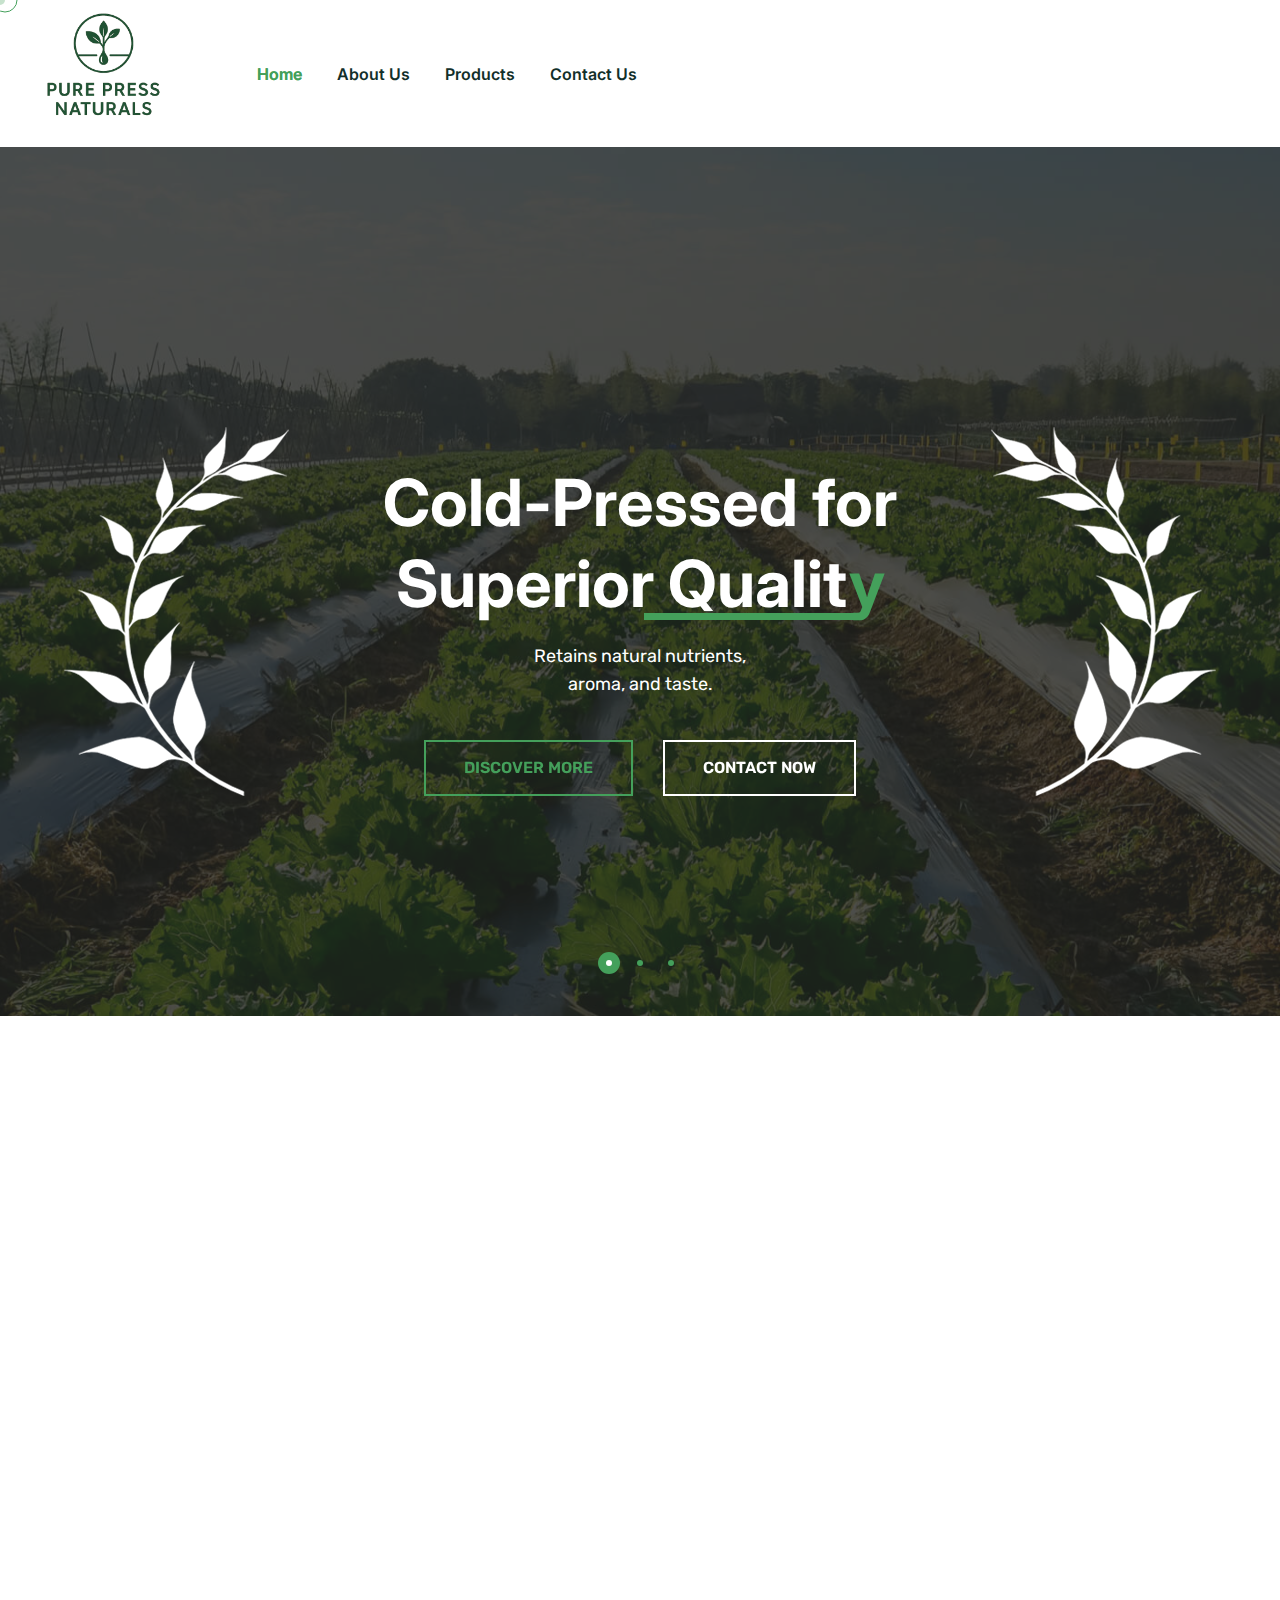
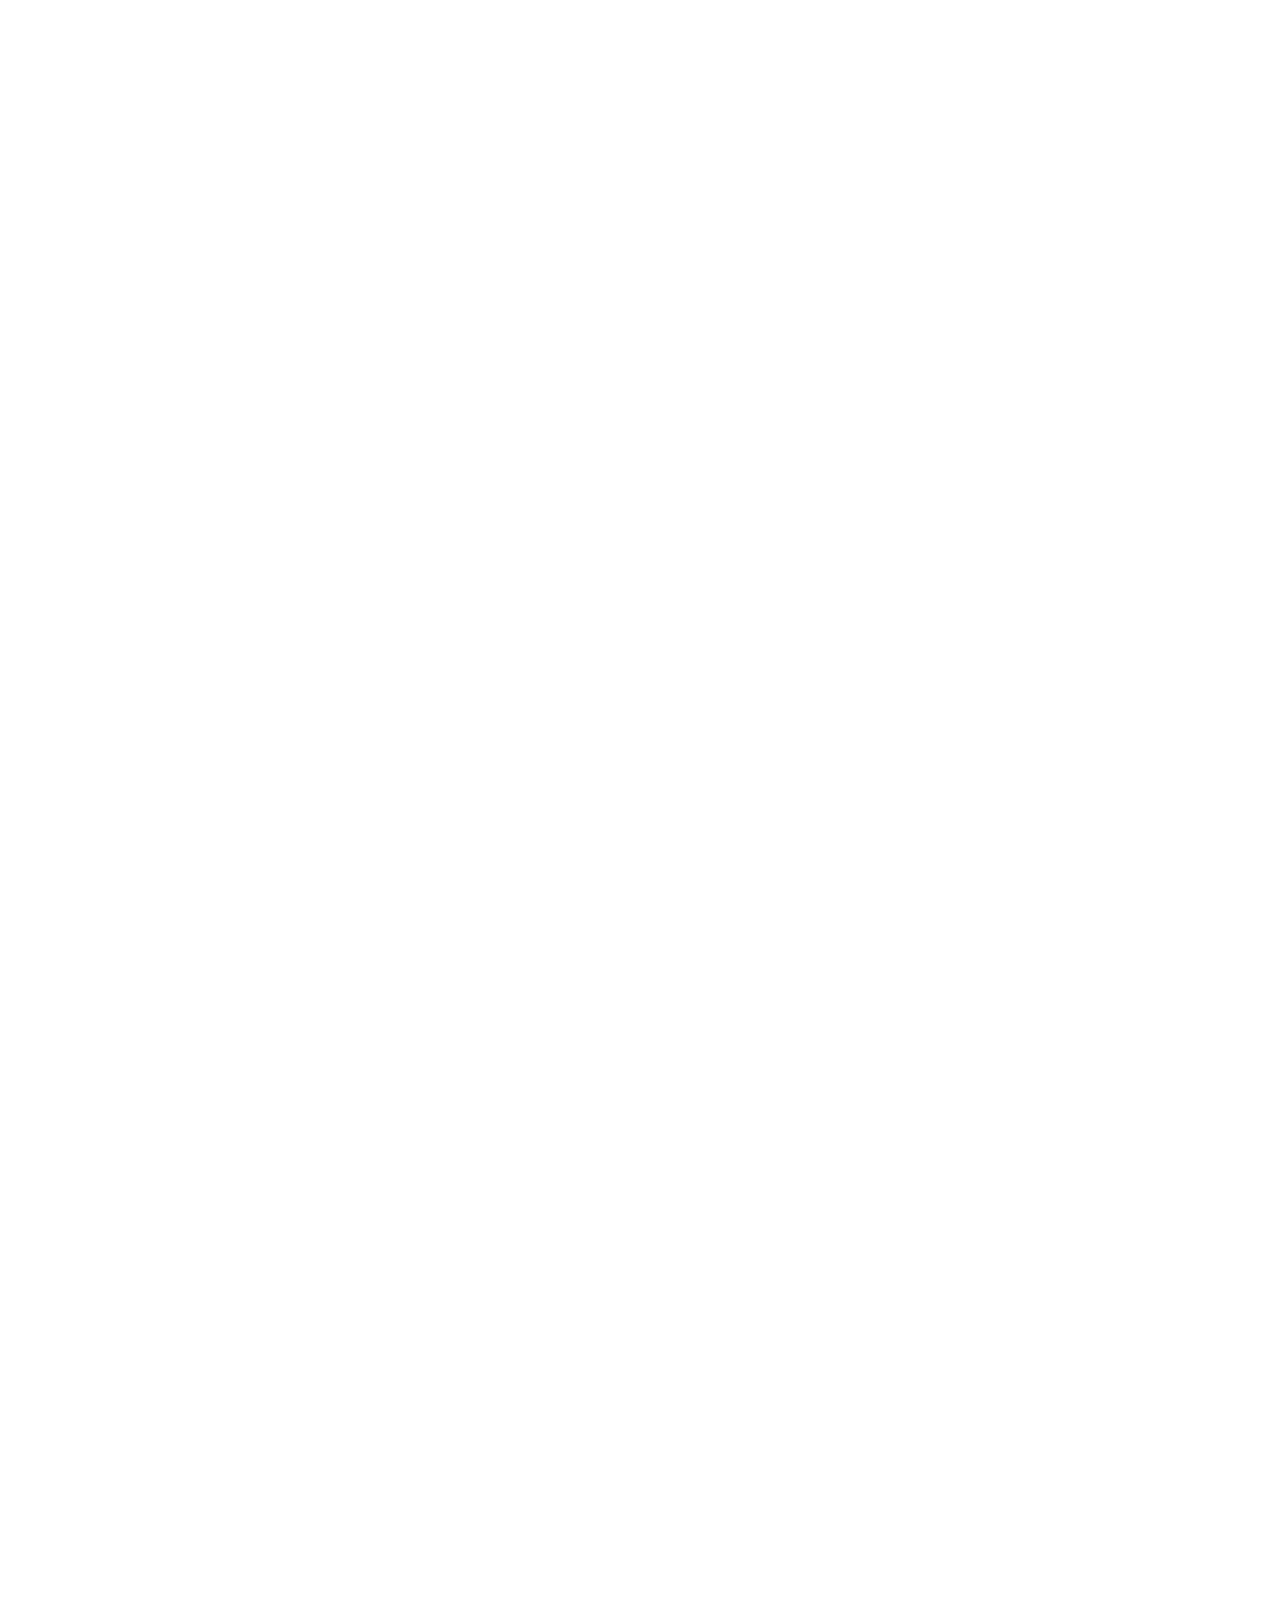
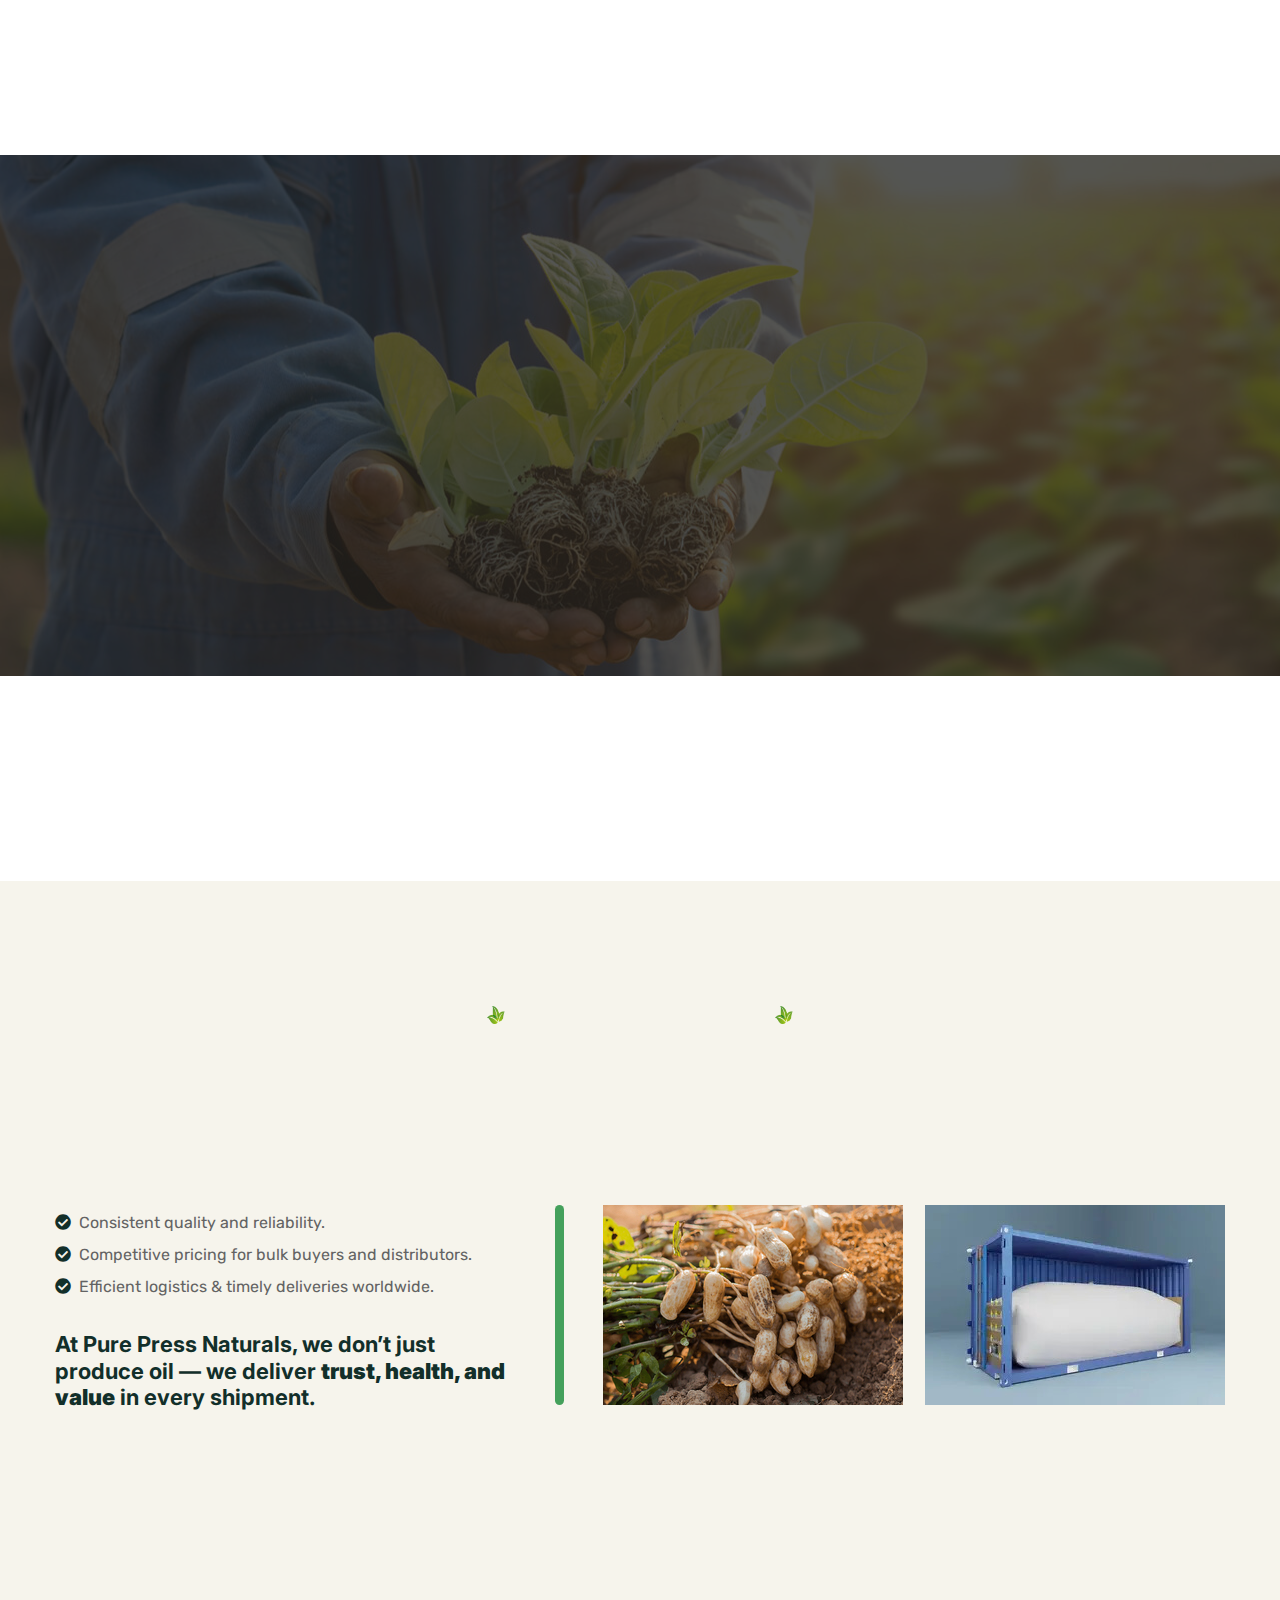
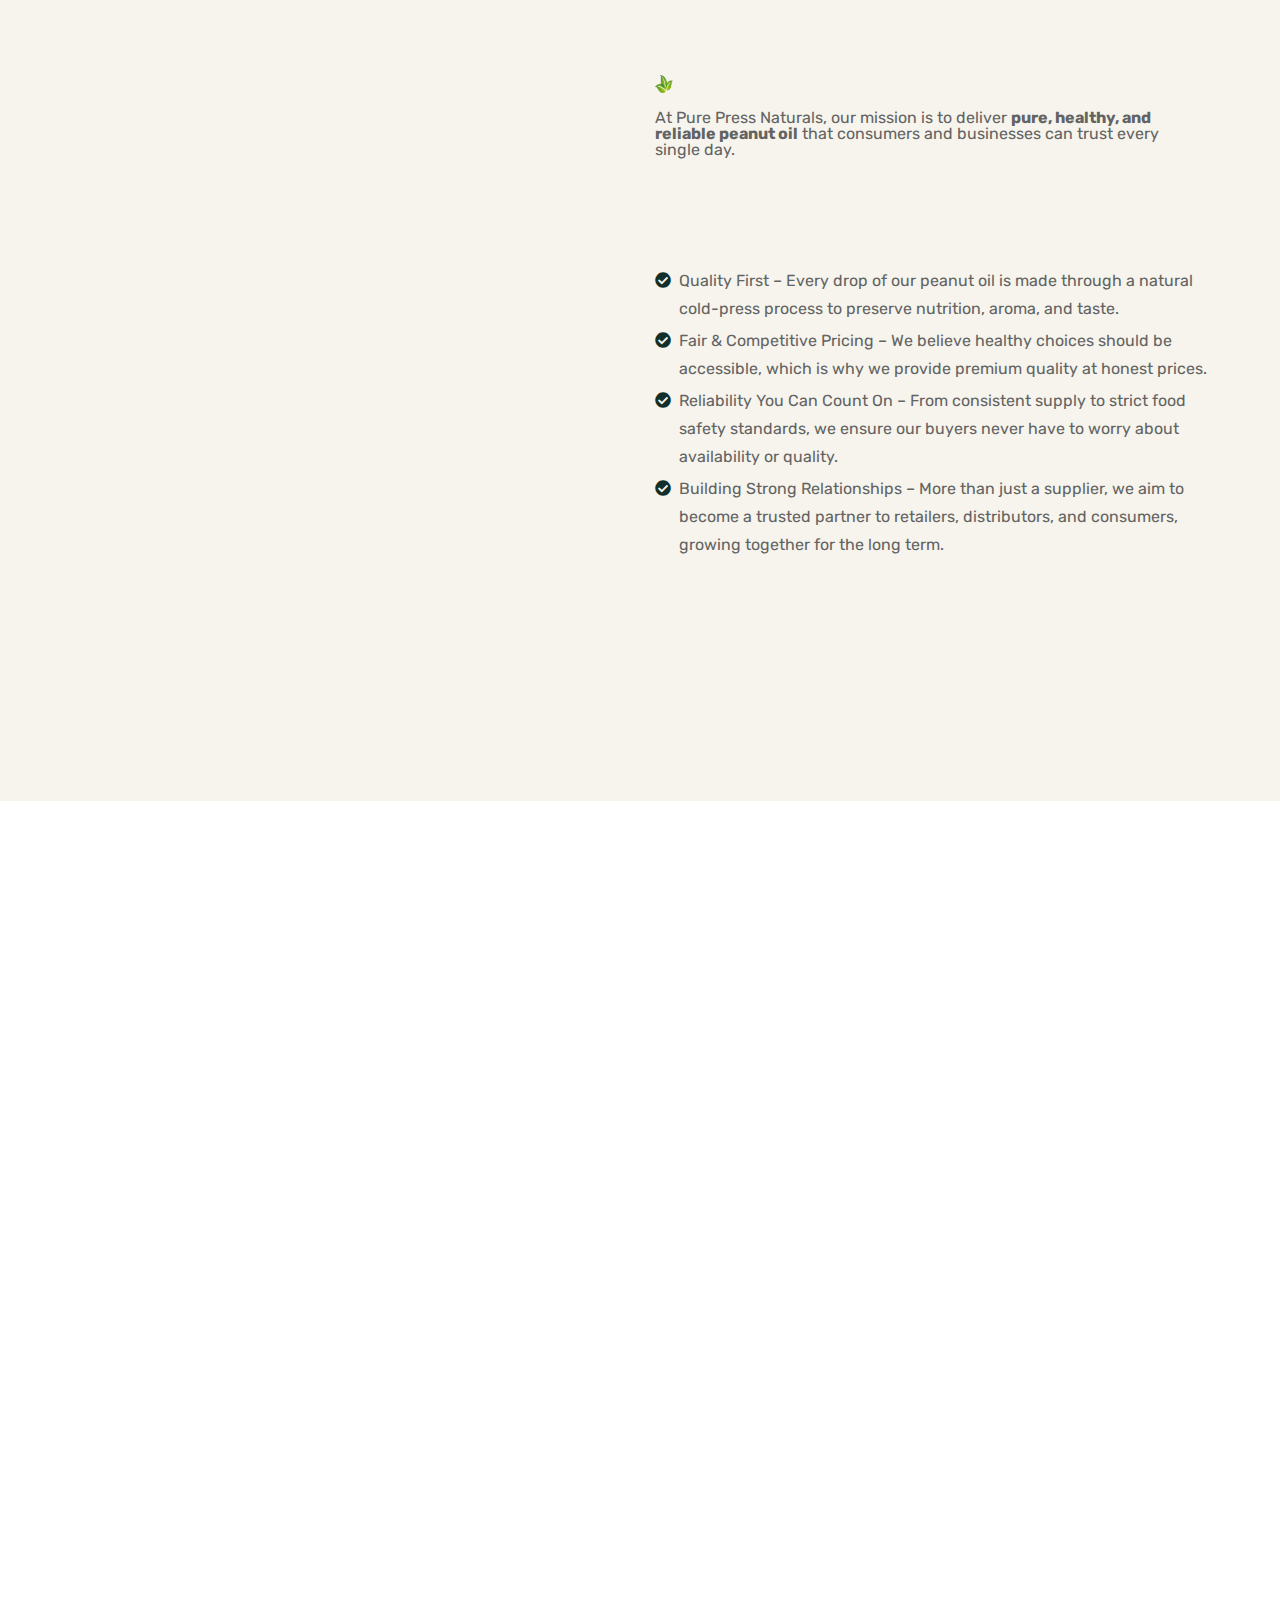
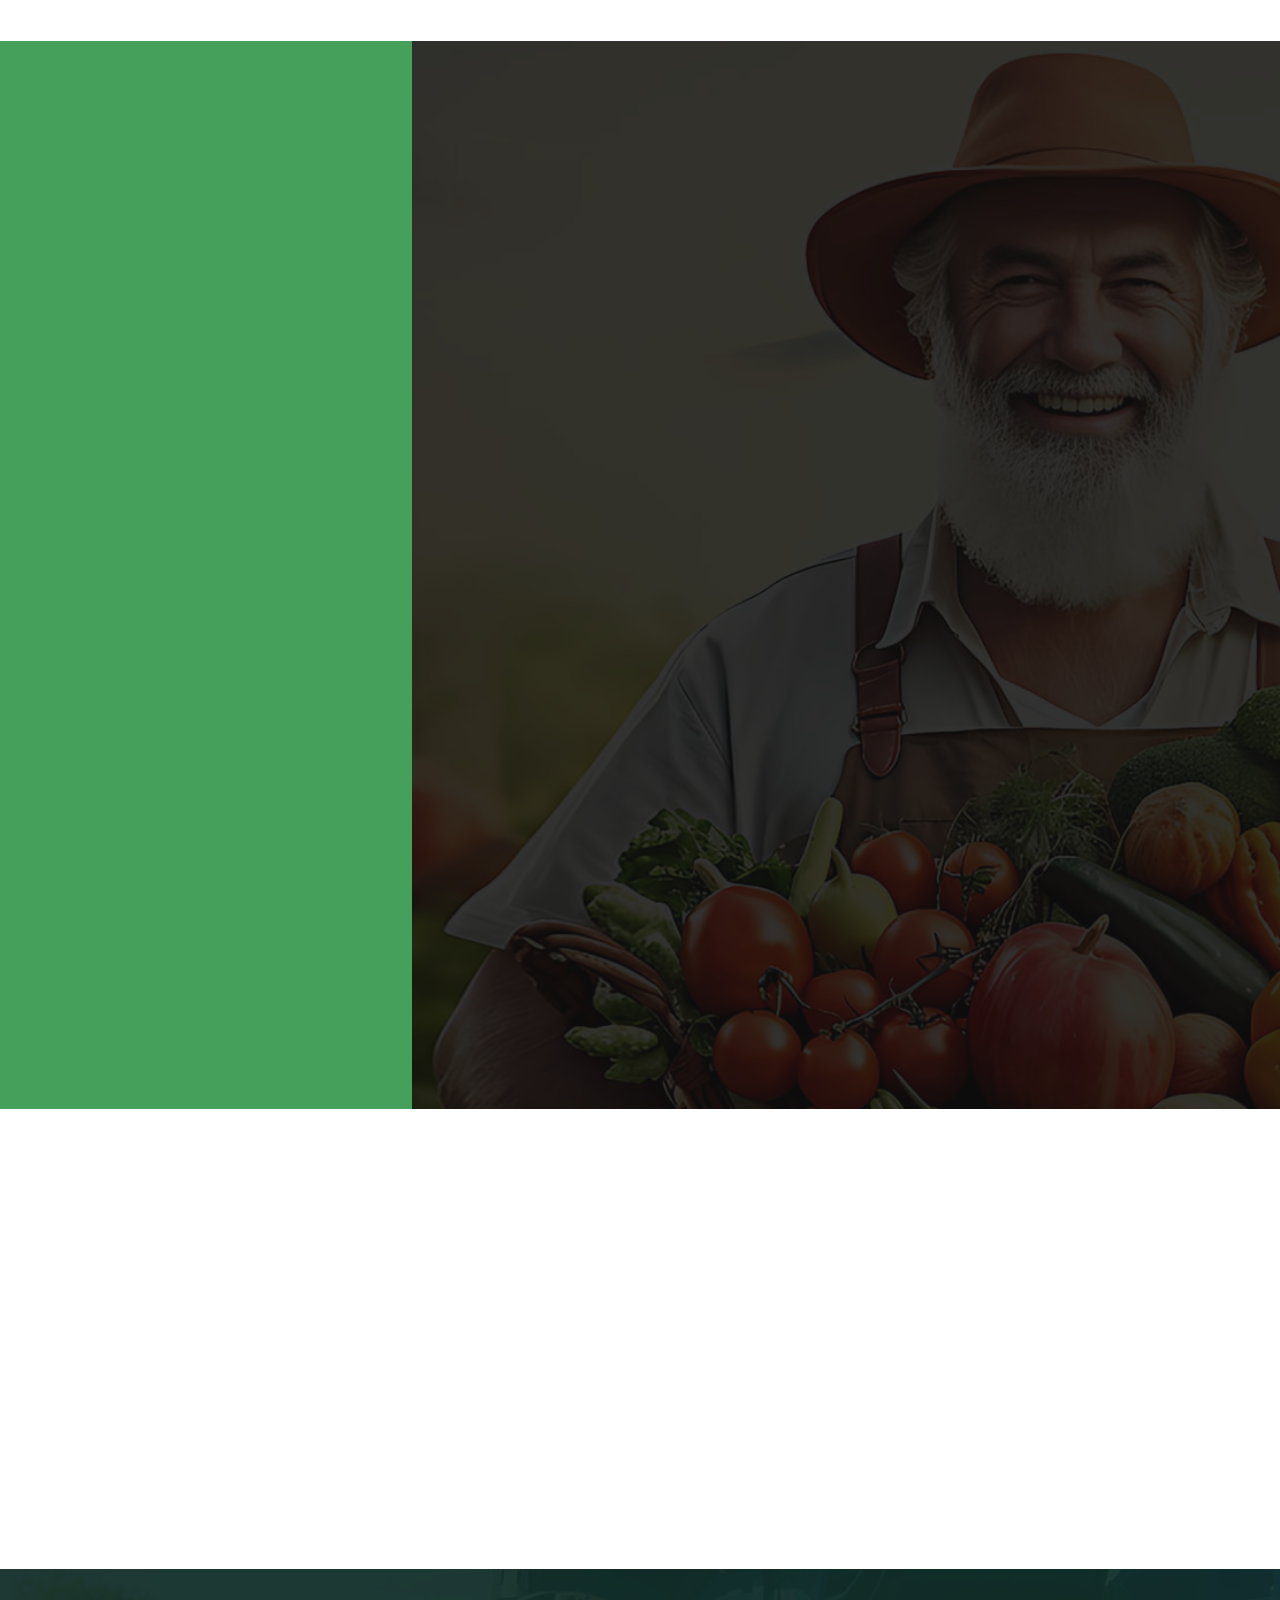
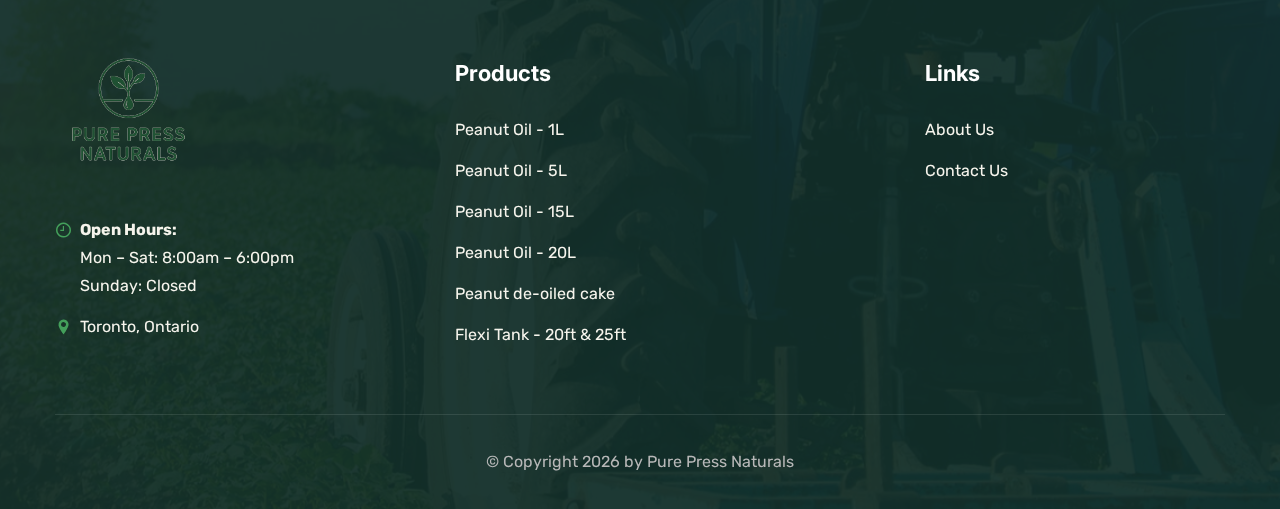
<file: index.html>
<!DOCTYPE html>
<html lang="en">
  <head>
    <meta charset="UTF-8" />
    <meta name="viewport" content="width=device-width, initial-scale=1.0" />
    <title>Home || Pure Press Naturals</title>
    <!-- favicons Icons -->
    <link
      rel="apple-touch-icon"
      sizes="180x180"
      href="assets/images/favicons/favicon.png"
    />
    <link
      rel="icon"
      type="image/png"
      sizes="32x32"
      href="assets/images/favicons/favicon.png"
    />
    <link
      rel="icon"
      type="image/png"
      sizes="16x16"
      href="assets/images/favicons/favicon.png"
    />
    <link rel="manifest" href="assets/images/favicons/site.webmanifest" />
    <meta name="description" />

    <!-- fonts -->
    <link rel="preconnect" href="https://fonts.googleapis.com/" />
    <link rel="preconnect" href="https://fonts.gstatic.com/" crossorigin />
    <link
      href="https://fonts.googleapis.com/css2?family=Inter:wght@100..900&amp;family=Rubik:ital,wght@0,300..900;1,300..900&amp;display=swap"
      rel="stylesheet"
    />

    <link
      rel="stylesheet"
      href="assets/vendors/bootstrap/css/bootstrap.min.css"
    />
    <link
      rel="stylesheet"
      href="assets/vendors/bootstrap-select/bootstrap-select.min.css"
    />
    <link rel="stylesheet" href="assets/vendors/animate/animate.min.css" />
    <link rel="stylesheet" href="assets/vendors/fontawesome/css/all.min.css" />
    <link rel="stylesheet" href="assets/vendors/icofont/icofont.min.css" />
    <link rel="stylesheet" href="assets/vendors/jquery-ui/jquery-ui.css" />
    <link rel="stylesheet" href="assets/vendors/jarallax/jarallax.css" />
    <link
      rel="stylesheet"
      href="assets/vendors/jquery-magnific-popup/jquery.magnific-popup.css"
    />
    <link
      rel="stylesheet"
      href="assets/vendors/nouislider/nouislider.min.css"
    />
    <link
      rel="stylesheet"
      href="assets/vendors/nouislider/nouislider.pips.css"
    />
    <link rel="stylesheet" href="assets/vendors/tiny-slider/tiny-slider.css" />
    <link rel="stylesheet" href="assets/vendors/slick/slick.css" />
    <link rel="stylesheet" href="assets/vendors/alefox-icons/style.css" />
    <link
      rel="stylesheet"
      href="assets/vendors/owl-carousel/css/owl.carousel.min.css"
    />
    <link
      rel="stylesheet"
      href="assets/vendors/owl-carousel/css/owl.theme.default.min.css"
    />

    <!-- template styles -->
    <link rel="stylesheet" href="assets/css/alefox.css" />
  </head>

  <body class="custom-cursor">
    <div class="custom-cursor__cursor"></div>
    <div class="custom-cursor__cursor-two"></div>

    <div class="preloader">
      <div
        class="preloader__image"
        style="background-image: url(assets/images/loader.png)"
      ></div>
    </div>
    <!-- /.preloader -->
    <div class="page-wrapper">
      <!-- <div class="topbar-two">
        <div class="container">
          <div class="topbar-two__inner">Welcome to Pure Press Naturals !</div>
        </div>
      </div> -->
      <!-- /.topbar-two -->
      <header class="main-header sticky-header sticky-header--normal">
        <div class="container-fluid">
          <div class="main-header__inner">
            <div class="main-header__logo">
              <a href="index.html">
                <img
                  src="assets/images/unnamed.png"
                  alt="Pure Press Natural"
                  width="147"
                />
              </a>
            </div>
            <!-- /.main-header__logo -->

            <nav class="main-header__nav main-menu">
              <ul class="main-menu__list">
                <li>
                  <a href="index.html">Home</a>
                </li>

                <li>
                  <a href="about.html">About Us</a>
                </li>
                <li>
                  <a href="products.html">Products</a>
                </li>
                <li>
                  <a href="contact.html">Contact Us</a>
                </li>
              </ul>
            </nav>
            <!-- /.main-header__nav -->
            <div class="main-header__right">
              <div class="mobile-nav__btn mobile-nav__toggler">
                <span></span>
                <span></span>
                <span></span>
              </div>
              <!-- /.mobile-nav__toggler -->

              <div class="main-header__right__border"></div>
              <div class="main-header__call">
                <div class="main-header__call__icon">
                  <span class="icon-phone-call-two"></span>
                </div>
                <div class="main-header__call__title">Contact us:</div>
                <a class="main-header__call__text" href="mailto:info@purepressnaturals.com"
                  >info@purepressnaturals.com</a
                >
              </div>
              <!-- /. main-header__info -->
            </div>
            <!-- /.main-header__right -->
          </div>
          <!-- /.main-header__inner -->
        </div>
        <!-- /.container-fluid -->
      </header>
      <!-- /.main-header -->

      <!-- main-slider-start -->
      <section class="main-slider-three">
        <div
          class="main-slider-three__carousel alefox-owl__carousel owl-carousel"
          data-owl-options='{
		"loop": true,
		"animateOut": "fadeOut",
		"animateIn": "fadeIn",
		"items": 1,
		"autoplay": true,
		"autoplayTimeout": 7000,
		"smartSpeed": 1000,
		"nav": false,
        "navText": ["<span class=\"icon-left-arrow\"></span>","<span class=\"icon-right-arrow\"></span>"],
		"dots": true,
		"margin": 0
	    }'
        >
          <div class="item">
            <div class="main-slider-three__item">
              <div
                class="main-slider-three__bg"
                style="
                  background-image: url(assets/images/backgrounds/slider-3-1.jpg);
                "
              >
                <div class="main-slider-three__bg__color"></div>
                <div class="main-slider-three__bg__color"></div>
                <div class="main-slider-three__bg__color"></div>
                <div class="main-slider-three__bg__color"></div>
                <div class="main-slider-three__bg__color"></div>
                <div class="main-slider-three__bg__color"></div>
              </div>
              <div class="main-slider-three__shape-one">
                <img
                  src="assets/images/shapes/slider-3-shape-1.png"
                  alt="Pure Press Natural"
                />
              </div>
              <div class="main-slider-three__shape-two">
                <img
                  src="assets/images/shapes/slider-3-shape-2.png"
                  alt="Pure Press Natural"
                />
              </div>
              <div class="container">
                <div class="main-slider-three__content text-center">
                  <!-- <h5 class="main-slider-three__sub-title">
                    100% Pure & Natural
                  </h5> -->
                  <!-- slider-sub-title -->
                  <h2 class="main-slider-three__title">
                    Cold-Pressed for<br />
                    Superior Qualit<span>y</span>
                  </h2>
                  <!-- slider-title -->
                  <div class="main-slider-three__text">
                    <p class="main-slider-three__text__one">
                      Retains natural nutrients, <br />
                      aroma, and taste.
                    </p>
                  </div>
                  <!-- slider-text -->
                  <div class="main-slider-three__btn">
                    <a href="products.html" class="alefox-btn">
                      <span class="alefox-btn__item"></span>
                      <span class="alefox-btn__item"></span>
                      <span class="alefox-btn__item"></span>
                      <span class="alefox-btn__item"></span>
                      Discover More </a
                    ><!-- slider-btn -->
                    <div class="main-slider-three__btn__two">
                      <a href="contact.html" class="alefox-btn">
                        <span class="alefox-btn__item"></span>
                        <span class="alefox-btn__item"></span>
                        <span class="alefox-btn__item"></span>
                        <span class="alefox-btn__item"></span>
                        Contact Now </a
                      ><!-- slider-btn -->
                    </div>
                  </div>
                  <!-- slider-btn -->
                </div>
              </div>
            </div>
          </div>
          <div class="item">
            <div class="main-slider-three__item">
              <div
                class="main-slider-three__bg"
                style="
                  background-image: url(assets/images/backgrounds/slider-3-2.jpg);
                "
              >
                <div class="main-slider-three__bg__color"></div>
                <div class="main-slider-three__bg__color"></div>
                <div class="main-slider-three__bg__color"></div>
                <div class="main-slider-three__bg__color"></div>
                <div class="main-slider-three__bg__color"></div>
                <div class="main-slider-three__bg__color"></div>
              </div>
              <div class="main-slider-three__shape-one">
                <img
                  src="assets/images/shapes/slider-3-shape-1.png"
                  alt="Pure Press Natural"
                />
              </div>
              <div class="main-slider-three__shape-two">
                <img
                  src="assets/images/shapes/slider-3-shape-2.png"
                  alt="Pure Press Natural"
                />
              </div>
              <div class="container">
                <div class="main-slider-three__content text-center">
                  <!-- <h5 class="main-slider-three__sub-title">
                    100% Pure & Natural
                  </h5> -->
                  <!-- slider-sub-title -->
                  <h2 class="main-slider-three__title">
                    Global Supply <br />
                    Capabilitie<span>s</span>
                  </h2>
                  <!-- slider-title -->
                  <div class="main-slider-three__text">
                    <p class="main-slider-three__text__one">
                      Flexible packaging options from <br />
                      flexi tanks, steel drums, to retail PET bottles.
                    </p>
                  </div>
                  <!-- slider-text -->
                  <div class="main-slider-three__btn">
                    <a href="products.html" class="alefox-btn">
                      <span class="alefox-btn__item"></span>
                      <span class="alefox-btn__item"></span>
                      <span class="alefox-btn__item"></span>
                      <span class="alefox-btn__item"></span>
                      Discover More </a
                    ><!-- slider-btn -->
                    <div class="main-slider-three__btn__two">
                      <a href="contact.html" class="alefox-btn">
                        <span class="alefox-btn__item"></span>
                        <span class="alefox-btn__item"></span>
                        <span class="alefox-btn__item"></span>
                        <span class="alefox-btn__item"></span>
                        Contact Now </a
                      ><!-- slider-btn -->
                    </div>
                  </div>
                  <!-- slider-btn -->
                </div>
              </div>
            </div>
          </div>
          <div class="item">
            <div class="main-slider-three__item">
              <div
                class="main-slider-three__bg"
                style="
                  background-image: url(assets/images/backgrounds/slider-3-3.jpg);
                "
              >
                <div class="main-slider-three__bg__color"></div>
                <div class="main-slider-three__bg__color"></div>
                <div class="main-slider-three__bg__color"></div>
                <div class="main-slider-three__bg__color"></div>
                <div class="main-slider-three__bg__color"></div>
                <div class="main-slider-three__bg__color"></div>
              </div>
              <div class="main-slider-three__shape-one">
                <img
                  src="assets/images/shapes/slider-3-shape-1.png"
                  alt="Pure Press Natural"
                />
              </div>
              <div class="main-slider-three__shape-two">
                <img
                  src="assets/images/shapes/slider-3-shape-2.png"
                  alt="Pure Press Natural"
                />
              </div>
              <div class="container">
                <div class="main-slider-three__content text-center">
                  <!-- <h5 class="main-slider-three__sub-title">
                    100% Pure & Natural
                  </h5> -->
                  <!-- slider-sub-title -->
                  <h2 class="main-slider-three__title">
                    Trusted<br />
                    Since 199<span>9</span>
                  </h2>
                  <!-- slider-title -->
                  <div class="main-slider-three__text">
                    <p class="main-slider-three__text__one">
                      Over 25 years of experience in manufacturing<br />
                      and exporting edible oils.
                    </p>
                  </div>
                  <!-- slider-text -->
                  <div class="main-slider-three__btn">
                    <a href="products.html" class="alefox-btn">
                      <span class="alefox-btn__item"></span>
                      <span class="alefox-btn__item"></span>
                      <span class="alefox-btn__item"></span>
                      <span class="alefox-btn__item"></span>
                      Discover More </a
                    ><!-- slider-btn -->
                    <div class="main-slider-three__btn__two">
                      <a href="contact.html" class="alefox-btn">
                        <span class="alefox-btn__item"></span>
                        <span class="alefox-btn__item"></span>
                        <span class="alefox-btn__item"></span>
                        <span class="alefox-btn__item"></span>
                        Contact Now </a
                      ><!-- slider-btn -->
                    </div>
                  </div>
                  <!-- slider-btn -->
                </div>
              </div>
            </div>
          </div>
        </div>
      </section>
      <!-- main-slider-end -->

      <section class="about-three">
        <div
          class="about-three__shape"
          style="
            background-image: url(assets/images/resources/about-3-shape-1.png);
          "
        ></div>
        <div class="container">
          <div class="row">
            <div class="col-lg-6">
              <div
                class="about-three__image wow fadeInLeft"
                data-wow-delay="200ms"
              >
                <img
                  src="assets/images/resources/5L.png"
                  alt="Pure Press Natural"
                />
                <!-- <div class="about-three__image__two">
                  <img
                    src="assets/images/shapes/about-3-brand.png"
                    alt="Pure Press Natural"
                  />
                </div> -->
              </div>
              <!-- /.about-three__image -->
            </div>
            <!-- /.col-lg-6 -->
            <div class="col-lg-6 wow fadeInRight" data-wow-delay="300ms">
              <div class="about-three__content">
                <div class="sec-title text-left">
                  <h6 class="sec-title__tagline bw-split-in-right">
                    <span
                      class="sec-title__tagline__left-leaf"
                      style="
                        background-image: url(assets/images/shapes/leaf.png);
                      "
                    ></span
                    >About Us<span
                      class="sec-title__tagline__right-leaf"
                      style="
                        background-image: url(assets/images/shapes/leaf.png);
                      "
                    ></span>
                  </h6>
                  <!-- /.sec-title__tagline -->

                  <h3 class="sec-title__title bw-split-in-left">
                    Trusted Peanut Oil Manufacturers Since 1999
                  </h3>
                  <!-- /.sec-title__title -->
                </div>
                <!-- /.sec-title -->
                <p class="about-three__content__text">
                  As a manufacturer, we have been dedicated to producing
                  premium-quality peanut oil for over two decades. Established
                  in <b>1999</b>, our journey began with a simple vision — to
                  bring the purest and healthiest peanut oil to households,
                  retailers, and businesses worldwide.
                </p>
                <div class="about-three__content__quote">
                  <i class="icon-farmer-two"></i>
                  Today, we are recognized as one of the leading manufacturer
                  and supplier of peanut oil & peanut de-oiled cake, serving trusted partners across
                  multiple provinces in India and steadily expanding into
                  international markets.
                </div>
                <div class="about-three__content__border"></div>
                <!-- <ul class="about-three__content__list">
                                <li><span class="icon-check-mark"></span>There are many variations of pass available.</li>
                                <li><span class="icon-check-mark"></span>Organic Return Policy Money back guarantee</li>
                                <li><span class="icon-check-mark"></span>Atiam rhoncus sit amet adip scing sed ipsum.</li>
                            </ul> -->
                <a href="about.html" class="alefox-btn">
                  <span class="alefox-btn__item"></span>
                  <span class="alefox-btn__item"></span>
                  <span class="alefox-btn__item"></span>
                  <span class="alefox-btn__item"></span>
                  About Us
                </a>
              </div>
              <!-- /.why-choose-two__content -->
            </div>
            <!-- /.col-lg-6 -->
          </div>
          <!-- /.row -->
        </div>
        <!-- /.container -->
      </section>
      <!-- /.about-three -->

      <!-- /.funfact-one -->

      <!-- Service Start -->

      <!-- Service End -->

      <!-- /.client-carousel -->

      <!-- /.cta-five -->

      <!-- /.project-two -->

      <!-- /.testimonials-two -->

      <section class="product-two">
        <div class="container">
          <div class="row">
            <div class="col-md-8 wow fadeInLeft">
              <div class="sec-title text-left">
                <h6 class="sec-title__tagline bw-split-in-right">
                  <span
                    class="sec-title__tagline__left-leaf"
                    style="background-image: url(assets/images/shapes/leaf.png)"
                  ></span
                  >Our Products<span
                    class="sec-title__tagline__right-leaf"
                    style="background-image: url(assets/images/shapes/leaf.png)"
                  ></span>
                </h6>
                <!-- /.sec-title__tagline -->

                <h3 class="sec-title__title bw-split-in-left">
                  Products We Offer
                </h3>
                <!-- /.sec-title__title -->
              </div>
              <!-- /.sec-title -->
            </div>
            <div class="col-md-4 wow fadeInRight" data-wow-delay="100ms">
              <div class="product-two__btn">
                <a href="products.html" class="alefox-btn">
                  <span class="alefox-btn__item"></span>
                  <span class="alefox-btn__item"></span>
                  <span class="alefox-btn__item"></span>
                  <span class="alefox-btn__item"></span>
                  View All Products
                </a>
              </div>
            </div>
          </div>
          <div class="row gutter-y-30">
            <div class="col-lg-6">
              <div
                class="product-two__item wow fadeInUp"
                data-wow-duration="1500ms"
                data-wow-delay="000ms"
              >
                <div class="product-two__item__img">
                  <img
                    src="assets/images/products/product-1-1.png"
                    alt="Pure Press Natural"
                  />

                  <div class="product-two__item__btn">
                    <!-- <a href="cart.html"><i class="icon-shopping-cart"></i></a> -->
                    <!-- <a href="wishlist.html"><i class="far fa-heart"></i></a> -->
                    <a href="peanut-oil.html"><i class="fas fa-eye"></i></a>
                  </div>
                </div>
                <!-- /.product-image -->
                <div class="product-two__item__content">
                  <div class="product-two__item__cats">
                    <a href="products.html">Peanut oil</a>
                  </div>
                  <h4 class="product-two__item__title">
                    <a href="peanut-oil.html">Packing - 1L </a>
                  </h4>
                  <!-- /.product-title -->
                  <!-- <div class="product-two__item__price">$10.00</div> -->
                  <!-- /.product-price -->
                  <div class="product-two__item__ratings">
                    <span class="icofont-star"></span
                    ><span class="icofont-star"></span
                    ><span class="icofont-star"></span
                    ><span class="icofont-star"></span
                    ><span class="icofont-star"></span>
                  </div>
                  <!-- /.product-ratings -->
                </div>
                <!-- /.product-content -->
              </div>
              <!-- /.product-item -->
            </div>
            <!-- /.col-lg-6 -->
            <div class="col-lg-6">
              <div
                class="product-two__item wow fadeInUp"
                data-wow-duration="1500ms"
                data-wow-delay="50ms"
              >
                <div class="product-two__item__img">
                  <img
                    src="assets/images/products/5L.png"
                    alt="Pure Press Natural"
                  />

                  <div class="product-two__item__btn">
                    <a href="peanut-oil.html"><i class="fas fa-eye"></i></a>
                  </div>
                </div>
                <!-- /.product-image -->
                <div class="product-two__item__content">
                  <div class="product-two__item__cats">
                    <a href="products.html">Peanut Oil</a>
                  </div>
                  <h4 class="product-two__item__title">
                    <a href="peanut-oil.html">Packing - 5L</a>
                  </h4>
                  <!-- /.product-title -->
                  <!-- <div class="product-two__item__price">$11.00</div> -->
                  <!-- /.product-price -->
                  <div class="product-two__item__ratings">
                    <span class="icofont-star"></span
                    ><span class="icofont-star"></span
                    ><span class="icofont-star"></span
                    ><span class="icofont-star"></span
                    ><span class="icofont-star"></span>
                  </div>
                  <!-- /.product-ratings -->
                </div>
                <!-- /.product-content -->
              </div>
              <!-- /.product-item -->
            </div>
            <!-- /.col-lg-6 -->
            <div class="col-lg-6">
              <div
                class="product-two__item wow fadeInUp"
                data-wow-duration="1500ms"
                data-wow-delay="50ms"
              >
                <div class="product-two__item__img">
                  <img
                    src="assets/images/products/15L.png"
                    alt="Pure Press Natural"
                  />

                  <div class="product-two__item__btn">
                    <a href="peanut-oil.html"><i class="fas fa-eye"></i></a>
                  </div>
                </div>
                <!-- /.product-image -->
                <div class="product-two__item__content">
                  <div class="product-two__item__cats">
                    <a href="products.html">Peanut Oil</a>
                  </div>
                  <h4 class="product-two__item__title">
                    <a href="peanut-oil.html">Packing - 15L</a>
                  </h4>
                  <!-- /.product-title -->
                  <!-- <div class="product-two__item__price">$11.00</div> -->
                  <!-- /.product-price -->
                  <div class="product-two__item__ratings">
                    <span class="icofont-star"></span
                    ><span class="icofont-star"></span
                    ><span class="icofont-star"></span
                    ><span class="icofont-star"></span
                    ><span class="icofont-star"></span>
                  </div>
                  <!-- /.product-ratings -->
                </div>
                <!-- /.product-content -->
              </div>
              <!-- /.product-item -->
            </div>
            <!-- /.col-lg-6 -->
            <div class="col-lg-6">
              <div
                class="product-two__item wow fadeInUp"
                data-wow-duration="1500ms"
                data-wow-delay="50ms"
              >
                <div class="product-two__item__img">
                  <img
                    src="assets/images/products/20L.png"
                    alt="Pure Press Natural"
                  />

                  <div class="product-two__item__btn">
                    <a href="peanut-oil.html"><i class="fas fa-eye"></i></a>
                  </div>
                </div>
                <!-- /.product-image -->
                <div class="product-two__item__content">
                  <div class="product-two__item__cats">
                    <a href="products.html">Peanut Oil</a>
                  </div>
                  <h4 class="product-two__item__title">
                    <a href="peanut-oil.html">Packing - 20L</a>
                  </h4>
                  <!-- /.product-title -->
                  <!-- <div class="product-two__item__price">$11.00</div> -->
                  <!-- /.product-price -->
                  <div class="product-two__item__ratings">
                    <span class="icofont-star"></span
                    ><span class="icofont-star"></span
                    ><span class="icofont-star"></span
                    ><span class="icofont-star"></span
                    ><span class="icofont-star"></span>
                  </div>
                  <!-- /.product-ratings -->
                </div>
                <!-- /.product-content -->
              </div>
              <!-- /.product-item -->
            </div>
            <!-- /.col-lg-6 -->

            <div class="col-lg-6">
              <div
                class="product-two__item wow fadeInUp"
                data-wow-duration="1500ms"
                data-wow-delay="50ms"
              >
                <div class="product-two__item__img">
                  <img
                    src="assets/images/products/cake.jpg"
                    alt="Pure Press Natural"
                  />

                  <div class="product-two__item__btn">
                    <a href="gn-de.html"><i class="fas fa-eye"></i></a>
                  </div>
                </div>
                <!-- /.product-image -->
                <div class="product-two__item__content">
                  <div class="product-two__item__cats">
                    <a href="gn-de.html">Peanut de-oiled cake or DOC </a>
                  </div>
                  <h4 class="product-two__item__title">
                    <a href="gn-de.html">Packing - 50kg bag </a>
                  </h4>
                  <!-- /.product-title -->
                  <!-- <div class="product-two__item__price">$11.00</div> -->
                  <!-- /.product-price -->
                  <div class="product-two__item__ratings">
                    <span class="icofont-star"></span
                    ><span class="icofont-star"></span
                    ><span class="icofont-star"></span
                    ><span class="icofont-star"></span
                    ><span class="icofont-star"></span>
                  </div>
                  <!-- /.product-ratings -->
                </div>
                <!-- /.product-content -->
              </div>
              <!-- /.product-item -->
            </div>
            <!-- /.col-lg-6 -->
            <div class="col-lg-6">
              <div
                class="product-two__item wow fadeInUp"
                data-wow-duration="1500ms"
                data-wow-delay="50ms"
              >
                <div class="product-two__item__img">
                  <img
                    src="assets/images/resources/flexi-tank.png"
                    alt="Pure Press Natural"
                  />

                  <div class="product-two__item__btn">
                    <a href="flexi-tank.html"><i class="fas fa-eye"></i></a>
                  </div>
                </div>
                <!-- /.product-image -->
                <div class="product-two__item__content">
                  <div class="product-two__item__cats">
                    <a href="flexi-tank.html">Flexi tank</a>
                  </div>
                  <h4 class="product-two__item__title">
                    <a href="flexi-tank.html">Size - 20MT </a>
                  </h4>
                  <!-- /.product-title -->
                  <!-- <div class="product-two__item__price">$11.00</div> -->
                  <!-- /.product-price -->
                  <div class="product-two__item__ratings">
                    <span class="icofont-star"></span
                    ><span class="icofont-star"></span
                    ><span class="icofont-star"></span
                    ><span class="icofont-star"></span
                    ><span class="icofont-star"></span>
                  </div>
                  <!-- /.product-ratings -->
                </div>
                <!-- /.product-content -->
              </div>
              <!-- /.product-item -->
            </div>
            <!-- /.col-lg-6 -->
          </div>
          <!-- /.row -->
        </div>
        <!-- /.container -->
      </section>
      <!-- /.product-two -->

      <section class="skill-one">
        <div
          class="skill-one__bg"
          style="
            background-image: url(assets/images/backgrounds/skill-bg-1.jpg);
          "
        ></div>
        <div class="container">
          <div class="row">
            <div class="col-xl-5">
              <div class="alefox-stretch-element-inside-column">
                <div class="skill-one__image wow slideInLeft">
                  <img
                    src="assets/images/resources/skill-video-bg.jpg"
                    alt="Pure Press Natural"
                  />
                  <!-- <a
                    href="https://www.youtube.com/watch?v=h9MbznbxlLc"
                    class="video-popup"
                  >
                    <i class="icon-play-button"></i>
                    <i class="ripple"></i>
                  </a> -->
                </div>
                <!-- /.skill-one__image -->
              </div>
              <!-- /.stretch-element-inside-column -->
              <ul class="skill-one__wrapper wow fadeInUp">
                <li>
                  <div class="progress-box">
                    <div class="graph-outer">
                      <input
                        type="text"
                        class="dial"
                        data-fgColor="#f6f6f6"
                        data-bgColor="#5eab70"
                        data-width="104"
                        data-height="104"
                        data-linecap="normal"
                        value="100"
                      />
                      <div class="inner-text count-box">
                        <span
                          class="count-text"
                          data-stop="100"
                          data-speed="2000"
                        ></span
                        ><span class="count-Parsent">%</span>
                      </div>
                    </div>
                  </div>
                  <h5 class="skill-one__wrapper__title">Farmed</h5>
                </li>
                <li>
                  <div class="progress-box">
                    <div class="graph-outer">
                      <input
                        type="text"
                        class="dial"
                        data-fgColor="#f6f6f6"
                        data-bgColor="#5eab70"
                        data-width="104"
                        data-height="104"
                        data-linecap="normal"
                        value="100"
                      />
                      <div class="inner-text count-box">
                        <span
                          class="count-text"
                          data-stop="100"
                          data-speed="2000"
                        ></span
                        ><span class="count-Parsent">%</span>
                      </div>
                    </div>
                  </div>
                  <h5 class="skill-one__wrapper__title">Agriculture</h5>
                </li>
                <li>
                  <div class="progress-box">
                    <div class="graph-outer">
                      <input
                        type="text"
                        class="dial"
                        data-fgColor="#f6f6f6"
                        data-bgColor="#5eab70"
                        data-width="104"
                        data-height="104"
                        data-linecap="normal"
                        value="100"
                      />
                      <div class="inner-text count-box">
                        <span
                          class="count-text"
                          data-stop="100"
                          data-speed="2000"
                        ></span
                        ><span class="count-Parsent">%</span>
                      </div>
                    </div>
                  </div>
                  <h5 class="skill-one__wrapper__title">Harvested</h5>
                </li>
              </ul>
            </div>
            <!-- /.col-xl-5 -->
            <div class="col-xl-7">
              <div class="skill-one__content wow fadeInRight">
                <div
                  class="skill-one__content__shape"
                  style="
                    background-image: url(assets/images/shapes/skill-1-shape.png);
                  "
                ></div>
                <h3 class="skill-one__content__title">
                  Why Choose Our Peanut Oil?
                </h3>
                <!-- <p class="skill-one__content__text">
                  Organic address a range of simply application and
                  infrastructure this of passages of available, but the majority
                  have suffered poor alteration in some form.
                </p> -->
                <ul class="skill-one__content__list">
                  <li>
                    <span class="icon-check-mark"></span
                    ><b>100% Pure & Natural</b> – Free from additives,
                    preservatives, and harmful chemicals.
                  </li>
                  <li>
                    <span class="icon-check-mark"></span
                    ><b>Cold-Pressed for Superior Quality</b> – Retains natural
                    nutrients, aroma, and taste.
                  </li>
                  <li>
                    <span class="icon-check-mark"></span
                    ><b>Global Supply Capabilities</b> – Flexible packaging
                    options from
                    <b>flexi tanks, steel drums, to retail PET bottles</b>
                  </li>
                  <li>
                    <span class="icon-check-mark"></span
                    ><b>Trusted Since 1999</b> – Over 25 years of experience in
                    manufacturing and exporting edible oils.
                  </li>
                </ul>
              </div>
            </div>
            <!-- /.col-xl-7 -->
          </div>
        </div>
      </section>

      <section class="service-one" style="margin-top: 45px">
        <div
          class="service-one__shape"
          style="
            background-image: url(assets/images/resources/service-shape-1.png);
          "
        ></div>
        <div class="container">
          <div class="sec-title text-center">
            <h6
              class="sec-title__tagline bw-split-in-right"
              style="font-size: 28px"
            >
              <span
                class="sec-title__tagline__left-leaf"
                style="background-image: url(assets/images/shapes/leaf.png)"
              ></span
              >Our Commitment<span
                class="sec-title__tagline__right-leaf"
                style="background-image: url(assets/images/shapes/leaf.png)"
              ></span>
            </h6>
            <!-- /.sec-title__tagline -->

            <h3 class="sec-title__title bw-split-in-left">
              We believe in building <b>long-term partnerships</b> by providing
            </h3>
            <!-- /.sec-title__title -->
          </div>
          <!-- /.sec-title -->

          <div class="service-one__bottom">
            <div class="row">
              <div class="col-lg-5">
                <div class="service-one__bottom__content">
                  <ul class="service-one__bottom__list">
                    <li>
                      <span class="service-one__bottom__list__icon"
                        ><i class="fas fa-check-circle"></i
                      ></span>
                      Consistent quality and reliability.
                    </li>
                    <li>
                      <span class="service-one__bottom__list__icon"
                        ><i class="fas fa-check-circle"></i
                      ></span>
                      Competitive pricing for bulk buyers and distributors.
                    </li>
                    <li>
                      <span class="service-one__bottom__list__icon"
                        ><i class="fas fa-check-circle"></i
                      ></span>
                      Efficient logistics & timely deliveries worldwide.
                    </li>
                  </ul>
                  <h3 class="service-one__bottom__title">
                    At Pure Press Naturals, we don’t just produce oil — we
                    deliver <b>trust, health, and value</b> in every shipment.
                  </h3>
                </div>
              </div>
              <div class="col-lg-7">
                <div class="service-one__bottom__image">
                  <div class="row">
                    <div class="col-md-6">
                      <img
                        src="assets/images/resources/blog-3.jpg"
                        alt="Pure Press Natural"
                      />
                    </div>
                    <div class="col-md-6">
                      <img
                        src="assets/images/resources/flexi-container.jpg"
                        alt="Pure Press Natural"
                      />
                    </div>
                  </div>
                </div>
              </div>
            </div>
          </div>
        </div>
      </section>

      <section class="why-choose-one">
        <!-- <div
          class="why-choose-one__shape"
          style="
            background-image: url(assets/images/resources/why-choose-shape-1.png);
          "
        ></div> -->
        <div class="container">
          <div class="row">
            <div class="col-xl-6">
              <div class="alefox-stretch-element-inside-column">
                <div class="why-choose-one__image wow slideInLeft">
                  <img
                    src="assets/images/resources/why-choose-1-1.jpg"
                    alt="Pure Press Natural"
                  />
                  <!-- <div class="why-choose-one__video">
                    <a
                      href="https://www.youtube.com/watch?v=h9MbznbxlLc"
                      class="video-popup"
                    >
                      <i class="icofont-ui-play"></i>
                    </a>
                  </div> -->
                </div>
                <!-- /.why-choose-one__image -->
              </div>
              <!-- /.stretch-element-inside-column -->
            </div>
            <!-- /.col-xl-6 -->
            <div class="col-xl-6">
              <div class="why-choose-one__content">
                <div class="sec-title text-left">
                  <h6
                    class="sec-title__tagline bw-split-in-right"
                    style="font-size: 28px"
                  >
                    <span
                      class="sec-title__tagline__left-leaf"
                      style="
                        background-image: url(assets/images/shapes/leaf.png);
                      "
                    ></span
                    >Our Mission
                    <span
                      class="sec-title__tagline__right-leaf"
                      style="
                        background-image: url(assets/images/shapes/leaf.png);
                      "
                    ></span>
                  </h6>
                  <!-- /.sec-title__tagline -->
                  <p class="why-choose-one__text">
                    At Pure Press Naturals, our mission is to deliver
                    <b>pure, healthy, and reliable peanut oil</b> that consumers
                    and businesses can trust every single day.
                  </p>
                  <!-- /.sec-title__title -->
                </div>
                <!-- /.sec-title -->
                <h3 class="sec-title__title bw-split-in-left">
                  We are committed to:
                </h3>
                <!-- /.why-choose-one__text -->
                <ul class="service-one__bottom__list">
                  <li>
                    <span class="service-one__bottom__list__icon"
                      ><i class="fas fa-check-circle"></i
                    ></span>
                    Quality First – Every drop of our peanut oil is made through
                    a natural cold-press process to preserve nutrition, aroma,
                    and taste.
                  </li>
                  <li>
                    <span class="service-one__bottom__list__icon"
                      ><i class="fas fa-check-circle"></i
                    ></span>
                    Fair & Competitive Pricing – We believe healthy choices
                    should be accessible, which is why we provide premium
                    quality at honest prices.
                  </li>
                  <li>
                    <span class="service-one__bottom__list__icon"
                      ><i class="fas fa-check-circle"></i
                    ></span>
                    Reliability You Can Count On – From consistent supply to
                    strict food safety standards, we ensure our buyers never
                    have to worry about availability or quality.
                  </li>
                  <li>
                    <span class="service-one__bottom__list__icon"
                      ><i class="fas fa-check-circle"></i
                    ></span>
                    Building Strong Relationships – More than just a supplier,
                    we aim to become a trusted partner to retailers,
                    distributors, and consumers, growing together for the long
                    term.
                  </li>
                </ul>
                <!-- /.list-unstyled why-choose-one__list -->
              </div>
              <!-- /.why-choose-one__content -->
            </div>
            <!-- /.col-xl-6 -->
          </div>
          <!-- /.row -->
        </div>
        <!-- /.container -->
      </section>
      <!-- /.why-choose-one -->

      <section class="faq-one">
        <!-- <div
          class="faq-one__shape"
          style="background-image: url(assets/images/resources/faq-shape-1.png)"
        ></div> -->
        <div class="container">
          <div class="row">
            <div class="col-xl-6 wow fadeInUp" data-wow-delay="100ms">
              <div class="faq-one__content">
                <div class="sec-title text-left">
                  <h6 class="sec-title__tagline bw-split-in-right">
                    <span
                      class="sec-title__tagline__left-leaf"
                      style="
                        background-image: url(assets/images/shapes/leaf.png);
                      "
                    ></span
                    >Our Manufacturing Excellence
                    <span
                      class="sec-title__tagline__right-leaf"
                      style="
                        background-image: url(assets/images/shapes/leaf.png);
                      "
                    ></span>
                  </h6>
                  <!-- /.sec-title__tagline -->

                  <!-- <h3 class="sec-title__title bw-split-in-left">
                    We Are Any Question Faq Please Organic Food
                  </h3> -->
                  <!-- /.sec-title__title -->
                </div>
                <!-- /.sec-title --><!-- section-title -->
                <!-- <p class="faq-one__content__text">
                  Organic address a range of simply application and
                  infrastructure this of passages of available, but the majority
                  have suffered poor alteration in some form.
                </p> -->
                <div
                  class="faq-one__accordion alefox-accrodion"
                  data-grp-name="alefox-accrodion"
                >
                  <div class="accrodion">
                    <div class="accrodion-title">
                      <h4>
                        <span class="accrodion-title__number"></span>
                        State-of-the-Art Facilities
                        <span class="accrodion-title__icon"></span
                        ><!-- /.accrodion-title__icon -->
                      </h4>
                    </div>
                    <!-- /.accordian-title -->
                    <div class="accrodion-content">
                      <div class="inner">
                        <p>
                          Equipped with modern extraction and refining
                          technology, our manufacturing units maintain the
                          highest standards of hygiene and safety.
                        </p>
                      </div>
                      <!-- /.accordian-content -->
                    </div>
                  </div>
                  <!-- /.accordian-item -->
                  <div class="accrodion active">
                    <div class="accrodion-title">
                      <h4>
                        <span class="accrodion-title__number"></span>
                        Cold-Press Process
                        <span class="accrodion-title__icon"></span
                        ><!-- /.accrodion-title__icon -->
                      </h4>
                    </div>
                    <!-- /.accordian-title -->
                    <div class="accrodion-content">
                      <div class="inner">
                        <p>
                          We specialize in cold-pressed peanut oil, a natural
                          method that preserves nutrients, aroma, and taste
                          without the use of harmful chemicals or high heat.
                          This ensures every drop of our oil is rich in
                          <b>vitamin E, antioxidants, and heart-healthy fats</b
                          >.
                        </p>
                      </div>
                      <!-- /.accordian-content -->
                    </div>
                  </div>
                  <!-- /.accordian-item -->
                  <div class="accrodion">
                    <div class="accrodion-title">
                      <h4>
                        <span class="accrodion-title__number"></span>
                        Quality You Can Trust
                        <span class="accrodion-title__icon"></span
                        ><!-- /.accrodion-title__icon -->
                      </h4>
                    </div>
                    <!-- /.accordian-title -->
                    <div class="accrodion-content">
                      <div class="inner">
                        <p>
                          Each batch undergoes rigorous lab testing to meet
                          global food safety standards. We are certified with
                          <b>GMP, HACCP, FSSAI, and export compliance</b> to
                          ensure safe and reliable delivery to our clients.
                        </p>
                      </div>
                      <!-- /.accordian-content -->
                    </div>
                  </div>
                </div>
              </div>
              <!-- /.faq-one__contact -->
            </div>
            <!-- /.col-lg-6 -->
            <div class="col-xl-6">
              <div class="faq-one__image wow fadeInUp">
                <img
                  src="assets/images/resources/15L.png"
                  alt="Pure Press Natural"
                />
                <!-- <div
                  class="faq-one__image__shape-one wow fadeInLeft"
                  data-wow-delay="300ms"
                >
                  <img src="assets/images/shapes/faq-shape.png" alt="Pure Press Natural" />
                </div> -->
                <div
                  class="faq-one__image__shape-two wow fadeInRight"
                  data-wow-delay="200ms"
                >
                  <img
                    src="assets/images/shapes/faq-shape-2.png"
                    alt="Pure Press Natural"
                  />
                </div>
              </div>
            </div>
            <!-- /.col-lg-6 -->
          </div>
          <!-- /.row -->
        </div>
        <!-- /.container -->
      </section>

      <!-- Toast Notification Container -->
      <div id="formToast" class="form-toast" style="display: none;">
        <div class="form-toast__content">
          <i class="fas fa-check-circle form-toast__icon"></i>
          <div>
            <h4>Thank You!</h4>
            <p>We've received your message and will revert back to you within 24 hours.</p>
          </div>
        </div>
        <button class="form-toast__close" onclick="document.getElementById('formToast').style.display='none'">&times;</button>
      </div>

      <section class="contact-two">
        <div
          class="contact-two__bg"
          style="
            background-image: url(assets/images/backgrounds/contact-bg-2.jpg);
          "
        ></div>
        <div
          class="contact-two__shape"
          style="
            background-image: url(assets/images/shapes/contact-2-shape-1.png);
          "
        ></div>
        <div class="container">
          <div class="row">
            <div class="col-md-6 col-xl-5">
              <form
                class="contact-two__form contact-form-validated form-one wow fadeInUp"
                data-wow-duration="1500ms"
                action="https://formspree.io/f/xzzakwqe"
                method="POST"
              >
                <div class="sec-title text-center">
                  <h6 class="sec-title__tagline bw-split-in-right">
                    <span
                      class="sec-title__tagline__left-leaf"
                      style="
                        background-image: url(assets/images/shapes/leaf.png);
                      "
                    ></span
                    >Contact Us<span
                      class="sec-title__tagline__right-leaf"
                      style="
                        background-image: url(assets/images/shapes/leaf.png);
                      "
                    ></span>
                  </h6>
                  <!-- /.sec-title__tagline -->

                  <h3 class="sec-title__title bw-split-in-left">
                    Get in Touch
                  </h3>
                  <!-- /.sec-title__title -->
                </div>
                <!-- /.sec-title -->
                <div class="form-one__group">
                  <div class="form-one__control form-one__control--full">
                    <input type="text" name="name" placeholder="Name" />
                  </div>
                  <!-- /.form-one__control form-one__control--full -->
                  <div class="form-one__control form-one__control--full">
                    <input type="email" name="email" placeholder="Email" />
                  </div>
                  <!-- /.form-one__control form-one__control--full -->
                  <div class="form-one__control form-one__control--full">
                    <input type="text" name="address" placeholder="Address" />
                  </div>
                  <!-- /.form-one__control form-one__control--full -->
                  <div class="form-one__control form-one__control--full">
                    <input type="text" name="phone" placeholder="Phone" />
                  </div>
                  <!-- /.form-one__control form-one__control--full -->
                  <div class="form-one__control form-one__control--full">
                    <textarea
                      name="message"
                      placeholder="Type Your Message"
                    ></textarea>
                  </div>
                  <!-- /.form-one__control form-one__control--full -->
                  <div class="form-one__control form-one__control--full">
                    <button type="submit" class="alefox-btn">
                      <span class="alefox-btn__item"></span>
                      <span class="alefox-btn__item"></span>
                      <span class="alefox-btn__item"></span>
                      <span class="alefox-btn__item"></span>
                      Send Request
                    </button>
                  </div>
                  <!-- /.form-one__control -->
                </div>
                <!-- /.form-one__group -->
              </form>
            </div>
            <div
              class="col-md-6 col-xl-7 d-flex align-items-center wow fadeInUp"
            >
              <ul class="contact-two__list">
               
                <!-- item -->
                <li class="contact-two__item">
                  <div class="contact-two__item__icon">
                    <span class="icon-email"></span>
                  </div>
                  <div class="contact-two__item__content">
                    <h3 class="contact-two__item__title">Email</h3>
                    <p class="contact-two__item__text">
                      <a href="mailto: info@purepressnaturals.com">
                        info@purepressnaturals.com</a
                      >
                    </p>
                  </div>
                </li>
                <!-- item -->
                <li class="contact-two__item">
                  <div class="contact-two__item__icon">
                    <span class="icon-location"></span>
                  </div>
                  <div class="contact-two__item__content">
                    <h3 class="contact-two__item__title">Address</h3>
                    <p class="contact-two__item__text">
                      Toronto, Ontario
                    </p>
                  </div>
                </li>
                <!-- item -->
              </ul>
            </div>
          </div>
        </div>
      </section>

      <section class="contact-map">
        <div class="google-map__">
          <iframe src="https://www.google.com/maps/embed?pb=!1m18!1m12!1m3!1d184551.9097728414!2d-79.5428643709776!3d43.71837095800887!2m3!1f0!2f0!3f0!3m2!1i1024!2i768!4f13.1!3m3!1m2!1s0x89d4cb90d7c63ba5%3A0x323555502ab4c477!2sToronto%2C%20ON%2C%20Canada!5e0!3m2!1sen!2sin!4v1757994456987!5m2!1sen!2sin" width="600" height="450" style="border:0;" allowfullscreen="" loading="lazy" referrerpolicy="no-referrer-when-downgrade"></iframe>
        </div>
        <!-- /.google-map -->
      </section>
      <!-- /.contact-map -->

      <footer class="main-footer background-black">
        <div
          class="main-footer__bg background-black"
          style="
            background-image: url(assets/images/backgrounds/footer-bg-1-1.jpg);
          "
        ></div>
        <!-- /.main-footer__bg -->
        <div class="main-footer__top">
          <div class="container">
            <div class="row">
              <div class="col-md-6 col-xl-4">
                <div class="footer-widget footer-widget--about">
                  <a href="index.html" class="footer-widget__logo">
                    <img
                      src="assets/images/unnamed.png"
                      width="147"
                      alt="Pure Press Naturals"
                    />
                  </a>
                  <ul class="list-unstyled footer-widget__info">
                    <li>
                      <span class="footer-widget__info__icon"
                        ><i class="icofont-clock-time"></i
                      ></span>
                      <div class="footer-widget__info__content">
                        <strong>Open Hours:</strong><br />
                        Mon – Sat: 8:00am – 6:00pm<br />
                        Sunday: Closed
                      </div>
                    </li>
                    <li>
                      <span class="footer-widget__info__icon"
                        ><i class="icofont-location-pin"></i
                      ></span>
                      Toronto, Ontario 
                    </li>
                    
                  </ul>
                  <!-- /.list-unstyled -->
                  <!-- <div class="footer-widget__social">
                    <a href="https://facebook.com/">
                      <i class="fab fa-facebook-f" aria-hidden="true"></i>
                      <span class="sr-only">Facebook</span>
                    </a>
                    <a href="https://pinterest.com/">
                      <i class="fab fa-pinterest-p" aria-hidden="true"></i>
                      <span class="sr-only">Pinterest</span>
                    </a>
                    <a href="https://twitter.com/">
                      <i class="fab fa-twitter" aria-hidden="true"></i>
                      <span class="sr-only">Twitter</span>
                    </a>
                    <a href="https://instagram.com/">
                      <i class="fab fa-instagram" aria-hidden="true"></i>
                      <span class="sr-only">Instagram</span>
                    </a>
                  </div> -->
                  <!-- /.footer-widget__social -->
                </div>
                <!-- /.footer-widget -->
              </div>
              <!-- /.col-md-6 -->
              <div class="col-md-6 col-xl-5">
                <div class="footer-widget footer-widget--links">
                  <h2 class="footer-widget__title">Products</h2>
                  <!-- /.footer-widget__title -->
                  <ul class="list-unstyled footer-widget__links">
                    <li><a href="peanut-oil.html">Peanut Oil - 1L</a></li>
                    <li>
                      <a href="peanut-oil.html">Peanut Oil - 5L</a>
                    </li>
                    <li>
                      <a href="peanut-oil.html">Peanut Oil - 15L</a>
                    </li>
                    <li>
                      <a href="peanut-oil.html">Peanut Oil - 20L</a>
                    </li>
                    <li>
                      <a href="gn-de.html">Peanut de-oiled cake</a>
                    </li>
                    <li>
                      <a href="flexi-tank.html">Flexi Tank - 20ft & 25ft</a>
                    </li>
                  </ul>
                  <!-- /.list-unstyled footer-widget__links -->
                </div>
              </div>
              <!-- /.col-md-6 -->
              <div class="col-md-6 col-xl-3">
                <div
                  class="footer-widget footer-widget--links footer-widget--links-two"
                >
                  <h2 class="footer-widget__title">Links</h2>
                  <!-- /.footer-widget__title -->
                  <ul class="list-unstyled footer-widget__links">
                    <li><a href="about.html">About Us</a></li>
                    <li><a href="contact.html">Contact Us</a></li>
                  </ul>
                  <!-- /.list-unstyled footer-widget__links -->
                </div>
                <!-- /.footer-widget -->
              </div>
              <!-- /.col-md-6 -->
            </div>
            <!-- /.row -->
          </div>
          <!-- /.container -->
        </div>
        <!-- /.main-footer__top -->
        <div class="main-footer__bottom">
          <div class="container">
            <div class="main-footer__bottom__inner">
              <p class="main-footer__copyright">
                &copy; Copyright <span class="dynamic-year"></span> by Pure
                Press Naturals
              </p>
            </div>
            <!-- /.main-footer__inner -->
          </div>
          <!-- /.container -->
        </div>
        <!-- /.main-footer__bottom -->
      </footer>
      <!-- /.main-footer -->
    </div>
    <!-- /.page-wrapper -->

    <div class="mobile-nav__wrapper">
      <div class="mobile-nav__overlay mobile-nav__toggler"></div>
      <!-- /.mobile-nav__overlay -->
      <div class="mobile-nav__content">
        <span class="mobile-nav__close mobile-nav__toggler"
          ><i class="fa fa-times"></i
        ></span>

        <div class="logo-box">
          <a href="index.html" aria-label="logo image"
            ><img src="assets/images/unnamed.png" width="155" alt=""
          /></a>
        </div>
        <!-- /.logo-box -->
        <div class="mobile-nav__container"></div>
        <!-- /.mobile-nav__container -->

        <ul class="mobile-nav__contact list-unstyled">
          <li>
            <i class="fa fa-envelope"></i>
            <a href="mailto:needhelp@testinfo@purepressnaturals.com.com"
              >info@purepressnaturals.com</a
            >
          </li>
          <li>
            <i class="fa fa-phone-alt"></i>
            <a href="tel:(+1)705-905-8685">(+1)705-905-8685</a>
          </li>
        </ul>
        <!-- /.mobile-nav__contact -->
        <!-- <div class="mobile-nav__social">
          <a href="https://facebook.com/">
            <i class="fab fa-facebook-f" aria-hidden="true"></i>
            <span class="sr-only">Facebook</span>
          </a>
          <a href="https://pinterest.com/">
            <i class="fab fa-pinterest-p" aria-hidden="true"></i>
            <span class="sr-only">Pinterest</span>
          </a>
          <a href="https://twitter.com/">
            <i class="fab fa-twitter" aria-hidden="true"></i>
            <span class="sr-only">Twitter</span>
          </a>
          <a href="https://instagram.com/">
            <i class="fab fa-instagram" aria-hidden="true"></i>
            <span class="sr-only">Instagram</span>
          </a>
        </div> -->
        <!-- /.mobile-nav__social -->
      </div>
      <!-- /.mobile-nav__content -->
    </div>
    <!-- /.mobile-nav__wrapper -->
    <div class="search-popup">
      <div class="search-popup__overlay search-toggler"></div>
      <!-- /.search-popup__overlay -->
      <div class="search-popup__content">
        <form role="search" method="get" class="search-popup__form" action="#">
          <input type="text" id="search" placeholder="Search Here..." />
          <button type="submit" aria-label="search submit" class="alefox-btn">
            <span><i class="icon-magnifying-glass"></i></span>
          </button>
        </form>
      </div>
      <!-- /.search-popup__content -->
    </div>
    <!-- /.search-popup -->
    <!-- Sidebar One Start -->
    <aside class="sidebar-one">
      <div class="sidebar-one__overlay"></div>
      <!-- /.siderbar-ovarlay -->
      <div class="sidebar-one__content">
        <div class="sidebar-one__close"><i class="icofont-close-line"></i></div>
        <!-- /.siderbar-close -->
        <div class="sidebar-one__logo">
          <a href="index.html" aria-label="logo image"
            ><img src="assets/images/unnamed.png" alt="Careox HTML" width="147"
          /></a>
        </div>
        <!-- /.sidebar-one__logo-box -->
        <p class="sidebar-one__text">
          Mauris ut enim sit amet lacus ornare ullamcor. Praesent placerat nequ
          puru rhoncu tincidunt odio ultrices. Sed feugiat feugiat felis.
        </p>
        <h4 class="sidebar-one__title">Contact Info:</h4>
        <ul class="sidebar-one__info">
          <li>
            <span class="fas fa-map-marker-alt"></span>
            85 Ketch Harbour RoadBensalem, PA 19020
          </li>
          <li>
            <span class="fas fa-envelope"></span>
            <a href="mailto:needhelp@company.com">needhelp@company.com</a>
          </li>
          <li>
            <span class="fas fa-phone-alt"></span>
            <a href="tel:09969569535">099 695 695 35</a>
          </li>
        </ul>
        <!-- <div class="sidebar-one__social">
          <a href="https://facebook.com/">
            <i class="fab fa-facebook-f" aria-hidden="true"></i>
            <span class="sr-only">Facebook</span>
          </a>
          <a href="https://pinterest.com/">
            <i class="fab fa-pinterest-p" aria-hidden="true"></i>
            <span class="sr-only">Pinterest</span>
          </a>
          <a href="https://twitter.com/">
            <i class="fab fa-twitter" aria-hidden="true"></i>
            <span class="sr-only">Twitter</span>
          </a>
          <a href="https://instagram.com/">
            <i class="fab fa-instagram" aria-hidden="true"></i>
            <span class="sr-only">Instagram</span>
          </a>
        </div> -->
        <!-- /sidebar-one__socila -->
        <h4 class="sidebar-one__title">Newsletter:</h4>
        <form
          action="#"
          data-url="MAILCHIMP_FORM_URL"
          class="sidebar-one__newsletter mc-form"
        >
          <input type="text" name="EMAIL" placeholder="Email address" />
          <button type="submit" class="fas fa-paper-plane">
            <span class="sr-only">submit</span
            ><!-- /.sr-only -->
          </button>
        </form>
        <!-- /.footer-widget__newsletter mc-form -->
      </div>
      <!-- /.sidebar__content -->
    </aside>
    <!-- Sidebar One Start -->

    <!-- back-to-top-start -->
    <a href="#" class="scroll-top">
      <svg
        class="scroll-top__circle"
        width="100%"
        height="100%"
        viewBox="-1 -1 102 102"
      >
        <path d="M50,1 a49,49 0 0,1 0,98 a49,49 0 0,1 0,-98" />
      </svg>
    </a>
    <!-- back-to-top-end -->

    <script>
      document.addEventListener('DOMContentLoaded', function() {
        const form = document.querySelector('.contact-form-validated');
        const toast = document.getElementById('formToast');
      
        if (form && toast) {
          form.addEventListener('submit', function(e) {
            // Let the form submit normally to Formspree
            // Show toast after a tiny delay to ensure submission started
            setTimeout(function() {
              toast.style.display = 'flex';
      
              // Optional: Auto-hide after 5 seconds
              setTimeout(function() {
                toast.style.display = 'none';
              }, 5000);
      
              // Optional: Reset form after showing toast
              // form.reset();
            }, 300);
          });
        }
      });
      </script>

    <script src="assets/vendors/jquery/jquery-3.7.0.min.js"></script>
    <script src="assets/vendors/bootstrap/js/bootstrap.bundle.min.js"></script>
    <script src="assets/vendors/bootstrap-select/bootstrap-select.min.js"></script>
    <script src="assets/vendors/jarallax/jarallax.min.js"></script>
    <script src="assets/vendors/jquery-ui/jquery-ui.js"></script>
    <script src="assets/vendors/jquery-ajaxchimp/jquery.ajaxchimp.min.js"></script>
    <script src="assets/vendors/jquery-appear/jquery.appear.min.js"></script>
    <script src="assets/vendors/jquery-circle-progress/jquery.circle-progress.min.js"></script>
    <script src="assets/vendors/jquery-magnific-popup/jquery.magnific-popup.min.js"></script>
    <script src="assets/vendors/jquery-validate/jquery.validate.min.js"></script>
    <script src="assets/vendors/nouislider/nouislider.min.js"></script>
    <script src="assets/vendors/tiny-slider/tiny-slider.js"></script>
    <script src="assets/vendors/wnumb/wNumb.min.js"></script>
    <script src="assets/vendors/owl-carousel/js/owl.carousel.min.js"></script>
    <script src="assets/vendors/wow/wow.js"></script>
    <script src="assets/vendors/imagesloaded/imagesloaded.min.js"></script>
    <script src="assets/vendors/isotope/isotope.js"></script>
    <script src="assets/vendors/slick/slick.min.js"></script>
    <script src="assets/vendors/countdown/countdown.min.js"></script>
    <script src="assets/vendors/jquery-circleType/jquery.circleType.js"></script>
    <script src="assets/vendors/jquery-lettering/jquery.lettering.min.js"></script>
    <script src="assets/vendors/progress-bar/knob.js"></script>
    <!-- gsap js -->
    <script src="assets/vendors/gsap/gsap.js"></script>
    <script src="assets/vendors/gsap/scrolltrigger.min.js"></script>
    <script src="assets/vendors/gsap/splittext.min.js"></script>
    <script src="assets/vendors/gsap/alefox-split.js"></script>
    <!-- template js -->
    <script src="assets/js/alefox.js"></script>
  </body>
</html>
</file>
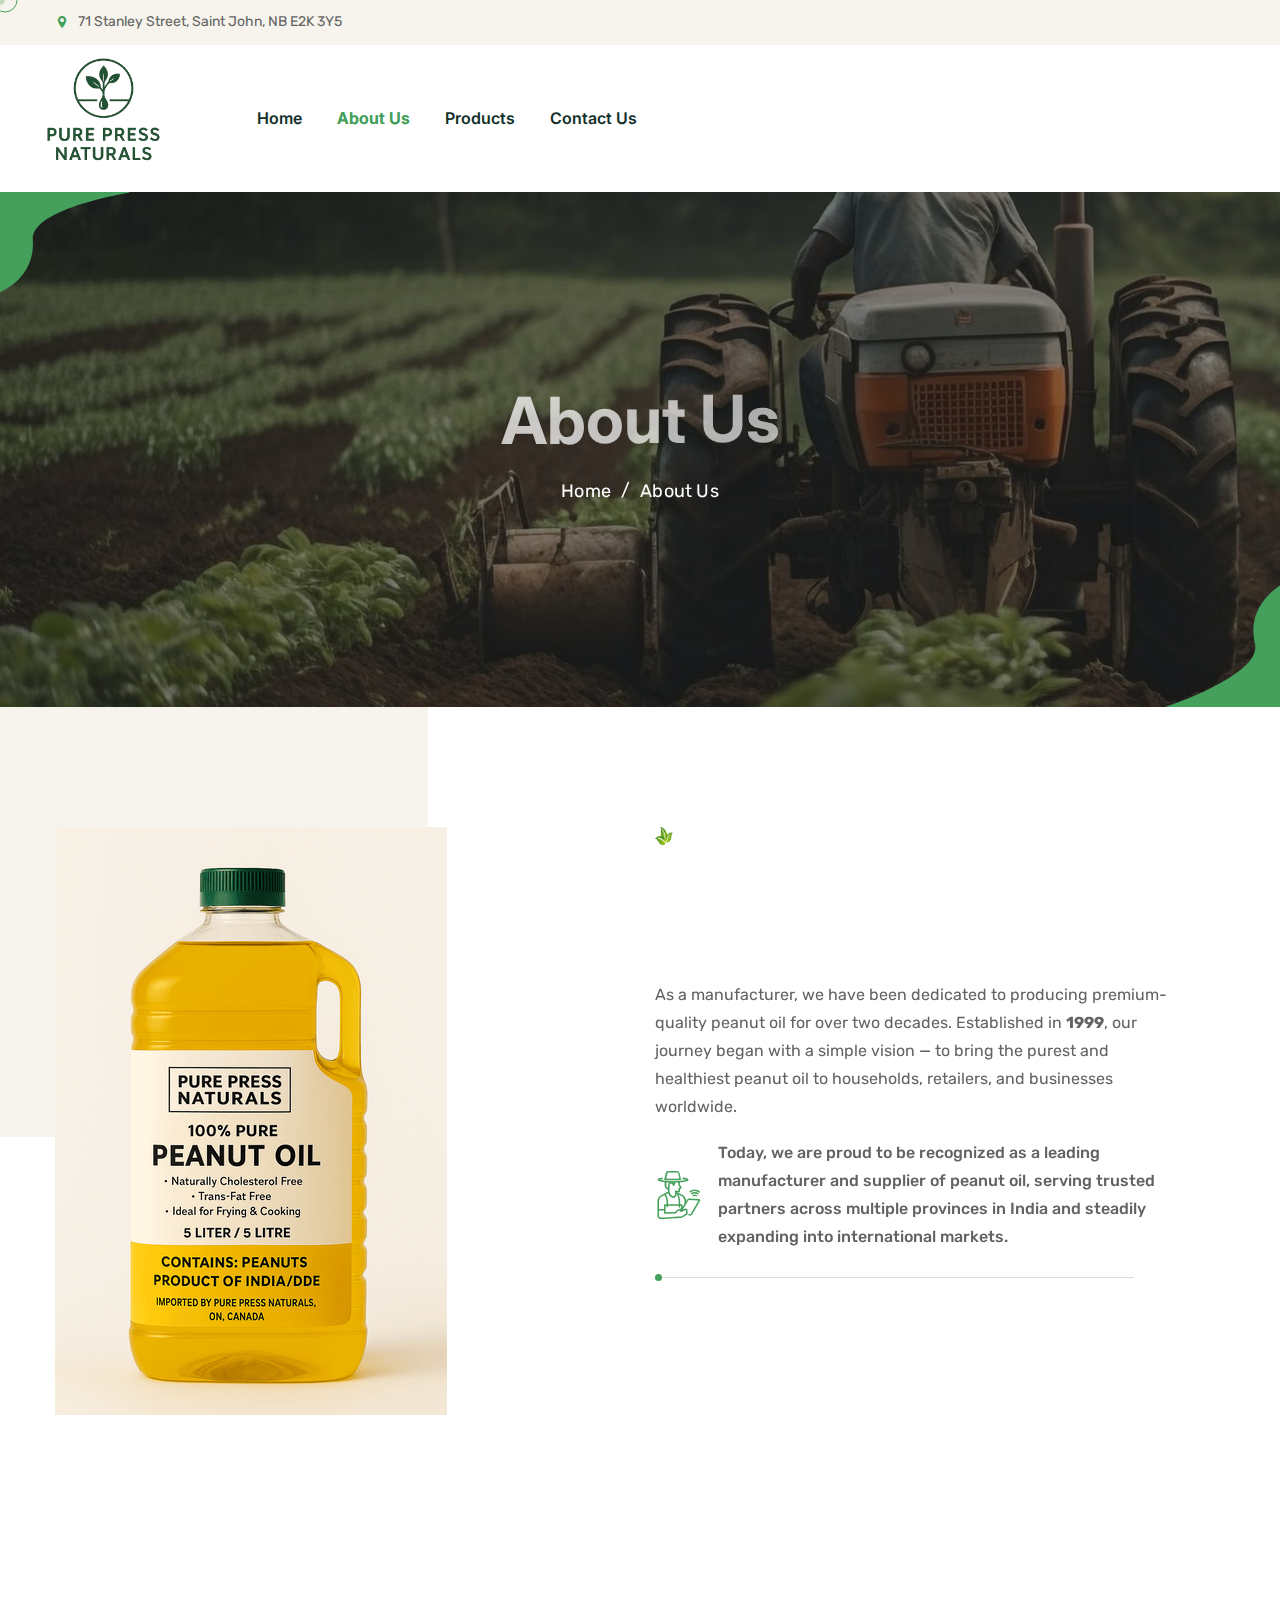
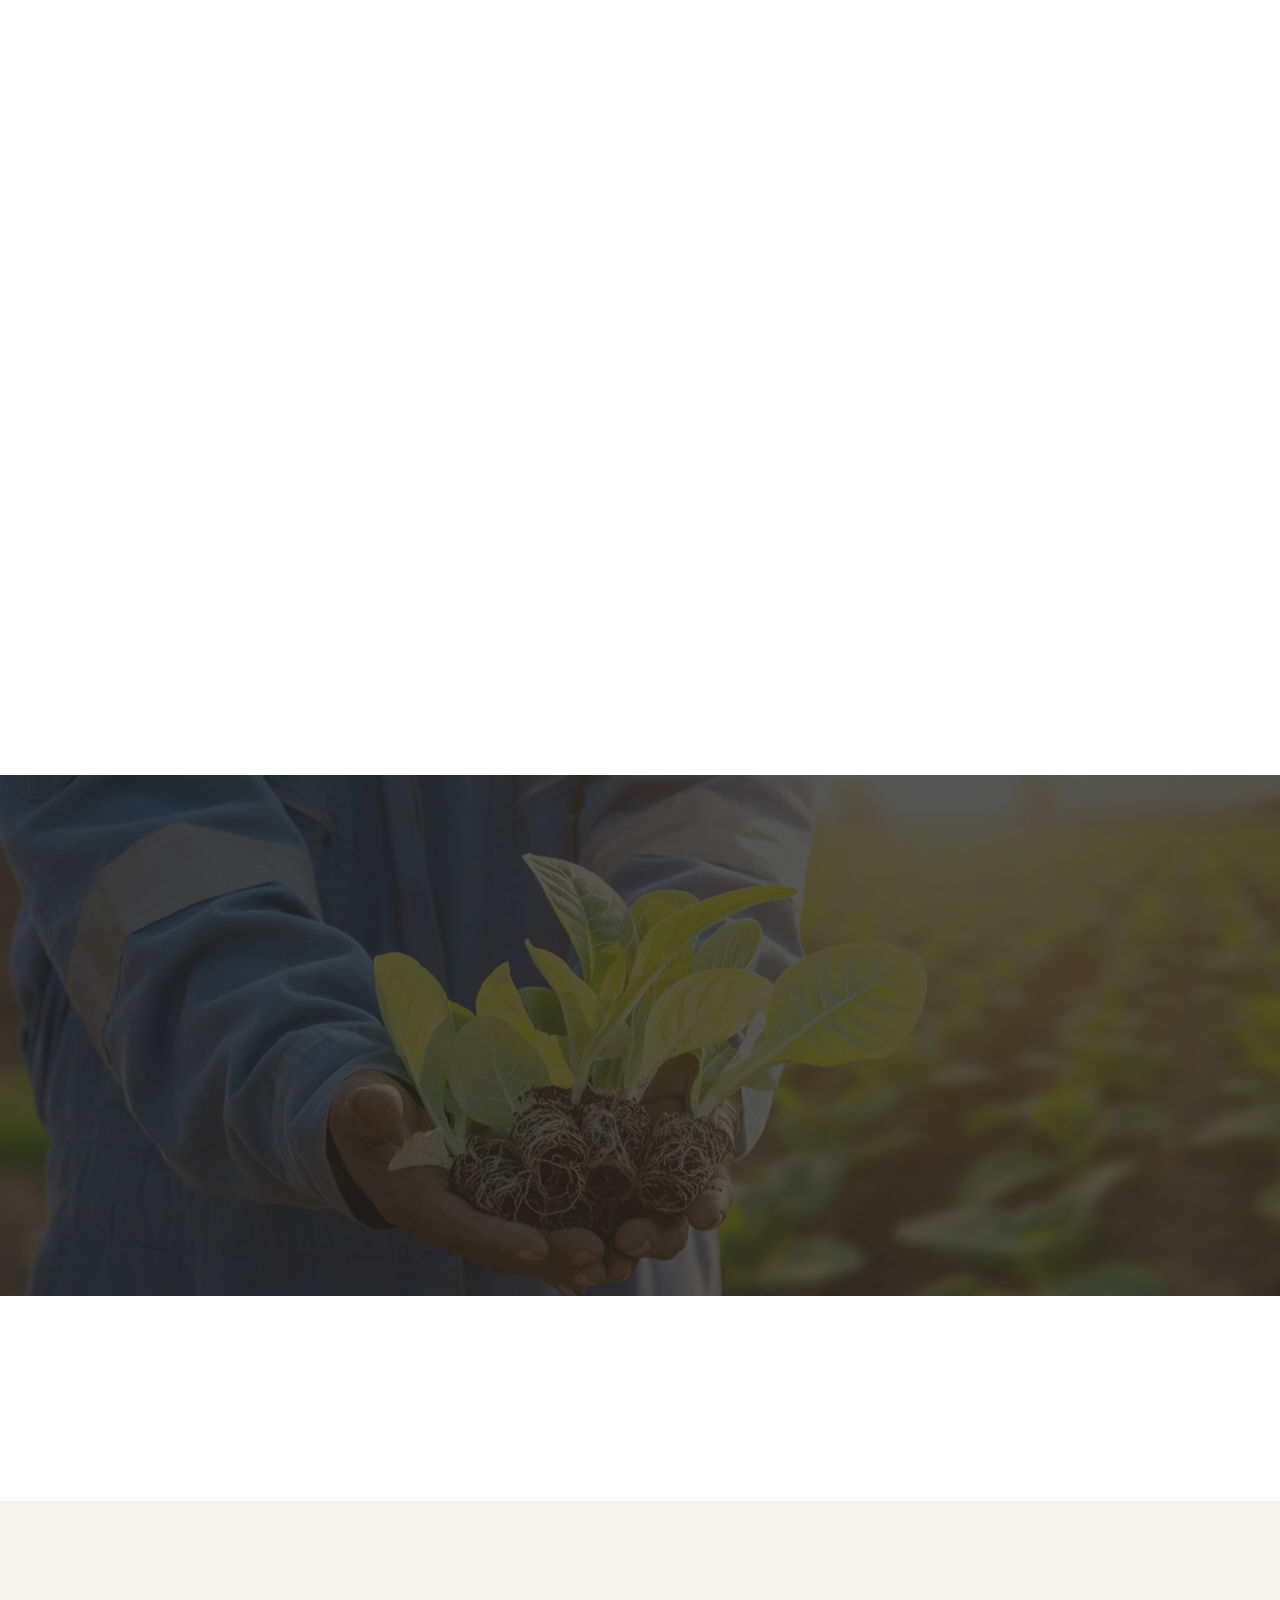
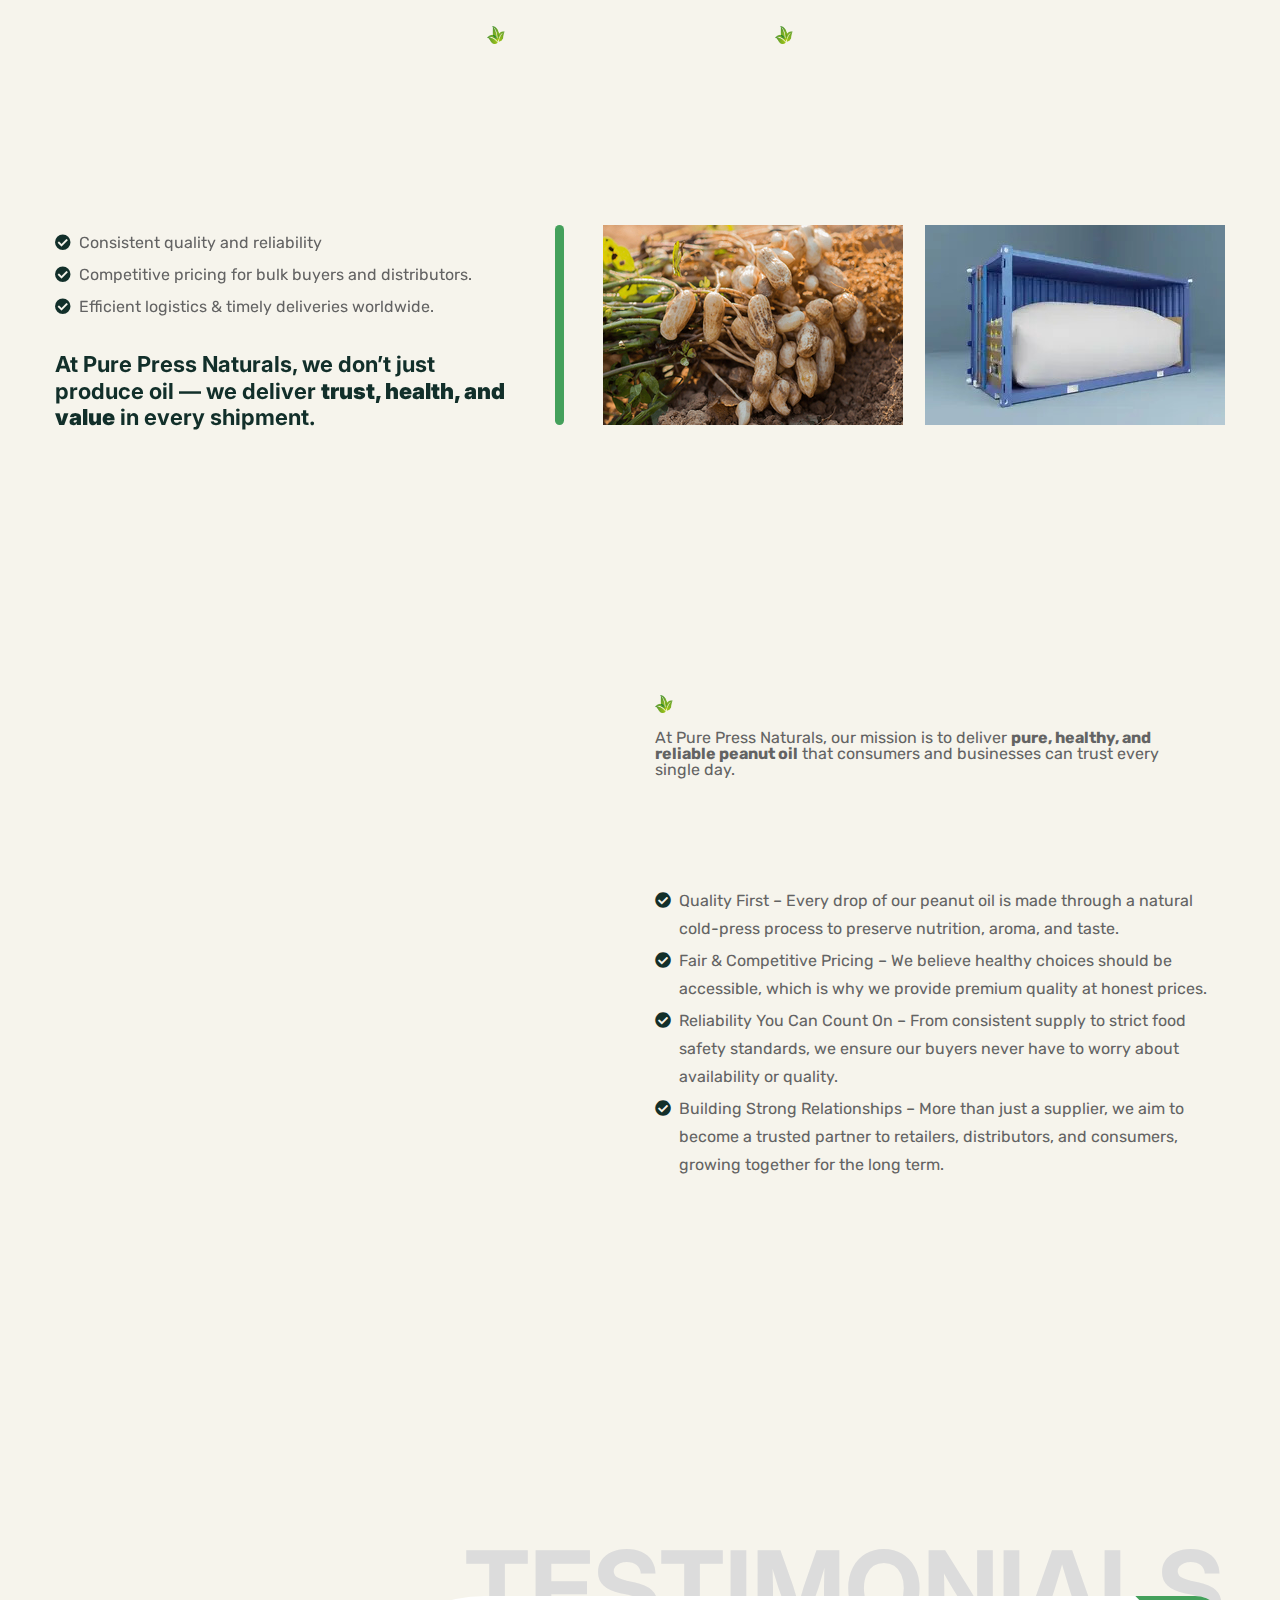
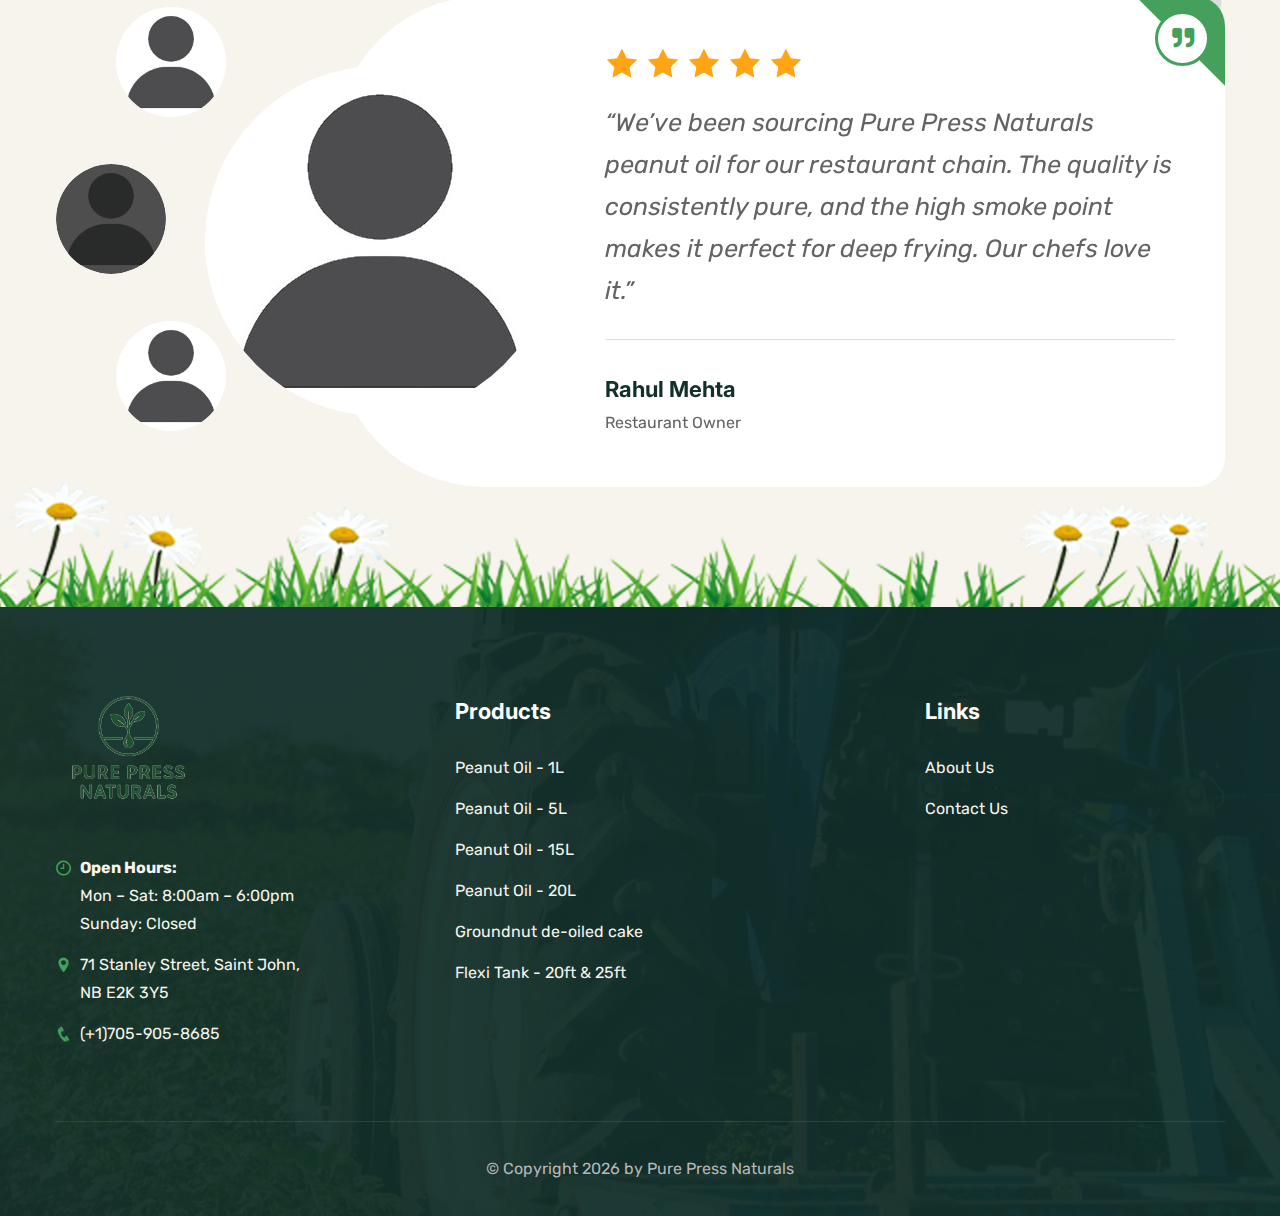
<file: about.html>
<!DOCTYPE html>
<html lang="en">
  <head>
    <meta charset="UTF-8" />
    <meta name="viewport" content="width=device-width, initial-scale=1.0" />
    <title>About Us || Pure Press Naturals</title>
    <!-- favicons Icons -->
    <link
      rel="apple-touch-icon"
      sizes="180x180"
      href="assets/images/favicons/favicon.png"
    />
    <link
      rel="icon"
      type="image/png"
      sizes="32x32"
      href="assets/images/favicons/favicon.png"
    />
    <link
      rel="icon"
      type="image/png"
      sizes="16x16"
      href="assets/images/favicons/favicon.png"
    />
    <link rel="manifest" href="assets/images/favicons/site.webmanifest" />
    <meta name="description" />

    <!-- fonts -->
    <link rel="preconnect" href="https://fonts.googleapis.com/" />
    <link rel="preconnect" href="https://fonts.gstatic.com/" crossorigin />
    <link
      href="https://fonts.googleapis.com/css2?family=Inter:wght@100..900&amp;family=Rubik:ital,wght@0,300..900;1,300..900&amp;display=swap"
      rel="stylesheet"
    />

    <link
      rel="stylesheet"
      href="assets/vendors/bootstrap/css/bootstrap.min.css"
    />
    <link
      rel="stylesheet"
      href="assets/vendors/bootstrap-select/bootstrap-select.min.css"
    />
    <link rel="stylesheet" href="assets/vendors/animate/animate.min.css" />
    <link rel="stylesheet" href="assets/vendors/fontawesome/css/all.min.css" />
    <link rel="stylesheet" href="assets/vendors/icofont/icofont.min.css" />
    <link rel="stylesheet" href="assets/vendors/jquery-ui/jquery-ui.css" />
    <link rel="stylesheet" href="assets/vendors/jarallax/jarallax.css" />
    <link
      rel="stylesheet"
      href="assets/vendors/jquery-magnific-popup/jquery.magnific-popup.css"
    />
    <link
      rel="stylesheet"
      href="assets/vendors/nouislider/nouislider.min.css"
    />
    <link
      rel="stylesheet"
      href="assets/vendors/nouislider/nouislider.pips.css"
    />
    <link rel="stylesheet" href="assets/vendors/tiny-slider/tiny-slider.css" />
    <link rel="stylesheet" href="assets/vendors/slick/slick.css" />
    <link rel="stylesheet" href="assets/vendors/alefox-icons/style.css" />
    <link
      rel="stylesheet"
      href="assets/vendors/owl-carousel/css/owl.carousel.min.css"
    />
    <link
      rel="stylesheet"
      href="assets/vendors/owl-carousel/css/owl.theme.default.min.css"
    />

    <!-- template styles -->
    <link rel="stylesheet" href="assets/css/alefox.css" />
  </head>

  <body class="custom-cursor">
    <div class="custom-cursor__cursor"></div>
    <div class="custom-cursor__cursor-two"></div>

    <div class="preloader">
      <div
        class="preloader__image"
        style="background-image: url(assets/images/loader.png)"
      ></div>
    </div>
    <!-- /.preloader -->
    <div class="page-wrapper">
      <div class="topbar-one">
        <div class="container">
          <div class="topbar-one__inner">
            <ul class="list-unstyled topbar-one__info">
              <li class="topbar-one__info__item">
                <i class="icofont-location-pin topbar-one__info__icon"></i>
                71 Stanley Street, Saint John, NB E2K 3Y5
              </li>
            </ul>
            <!-- /.list-unstyled topbar-one__info -->
            <div class="topbar-one__right">
              <!-- <div class="topbar-one__social">
                <a href="https://facebook.com/">
                  <i class="fab fa-facebook-f" aria-hidden="true"></i>
                  <span class="sr-only">Facebook</span>
                </a>
                <a href="https://pinterest.com/">
                  <i class="fab fa-pinterest-p" aria-hidden="true"></i>
                  <span class="sr-only">Pinterest</span>
                </a>
                <a href="https://twitter.com/">
                  <i class="fab fa-twitter" aria-hidden="true"></i>
                  <span class="sr-only">Twitter</span>
                </a>
                <a href="https://instagram.com/">
                  <i class="fab fa-instagram" aria-hidden="true"></i>
                  <span class="sr-only">Instagram</span>
                </a>
              </div> -->
              <!-- /.topbar-one__social -->
            </div>
            <!-- /.topbar-one__right -->
          </div>
          <!-- /.topbar-one__inner -->
        </div>
        <!-- /.container-fluid -->
      </div>
      <!-- /.topbar-one -->

      <header class="main-header sticky-header sticky-header--normal">
        <div class="container-fluid">
          <div class="main-header__inner">
            <div class="main-header__logo">
              <a href="index.html">
                <img
                  src="assets/images/unnamed.png"
                  alt="Pure Press Natural"
                  width="147"
                />
              </a>
            </div>
            <!-- /.main-header__logo -->

            <nav class="main-header__nav main-menu">
              <ul class="main-menu__list">
                <li>
                  <a href="index.html">Home</a>
                </li>

                <li>
                  <a href="about.html">About Us</a>
                </li>
                <li>
                  <a href="products.html">Products</a>
                </li>
                <li>
                  <a href="contact.html">Contact Us</a>
                </li>
              </ul>
            </nav>
            <!-- /.main-header__nav -->
            <div class="main-header__right">
              <div class="mobile-nav__btn mobile-nav__toggler">
                <span></span>
                <span></span>
                <span></span>
              </div>
              <!-- /.mobile-nav__toggler -->

              <!-- /.search-toggler -->
              <div class="main-header__right__border"></div>
              <div class="main-header__call">
                <div class="main-header__call__icon">
                  <span class="icon-phone-call-two"></span>
                </div>
                <div class="main-header__call__title">Requesting a Call:</div>
                <a class="main-header__call__text" href="tel:(+1)705-905-8685"
                  >(+1)705-905-8685</a
                >
              </div>
              <!-- /. main-header__info -->
            </div>
            <!-- /.main-header__right -->
          </div>
          <!-- /.main-header__inner -->
        </div>
        <!-- /.container-fluid -->
      </header>
      <!-- /.main-header -->
      <section class="page-header">
        <div class="page-header__shape-left"></div>
        <div class="page-header__shape-right"></div>
        <div class="page-header__bg"></div>
        <!-- /.page-header__bg -->
        <div class="container">
          <h2 class="page-header__title bw-split-in-down">About Us</h2>
          <ul class="alefox-breadcrumb list-unstyled">
            <li><a href="index.html">Home</a></li>
            <li><span>About Us</span></li>
          </ul>
          <!-- /.thm-breadcrumb list-unstyled -->
        </div>
        <!-- /.container -->
      </section>
      <!-- /.page-header -->

      <section class="about-one">
        <div
          class="about-one__shape"
          style="
            background-image: url(assets/images/resources/about-1-shape-1.png);
          "
        ></div>
        <div class="container">
          <div class="row">
            <div class="col-lg-6">
              <div
                class="about-one__image wow fadeInLeft"
                data-wow-delay="200ms"
              >
                <img
                  src="assets/images/resources/5L.png"
                  alt="Pure Press Naturals"
                />
                <!-- <div class="about-one__image__two">
                  <img
                    src="assets/images/resources/about-1-2.jpg"
                    alt="Pure Press Naturals"
                  />
                </div> -->
                <!-- <div class="about-one__image__three">
                  <img
                    src="assets/images/shapes/about-1-brand.png"
                    alt="Pure Press Naturals"
                  />
                </div> -->
              </div>
              <!-- /.about-one__image -->
            </div>
            <!-- /.col-lg-6 -->
            <div class="col-lg-6 wow fadeInRight" data-wow-delay="300ms">
              <div class="about-one__content">
                <div class="sec-title text-left">
                  <h6 class="sec-title__tagline bw-split-in-right">
                    <span
                      class="sec-title__tagline__left-leaf"
                      style="
                        background-image: url(assets/images/shapes/leaf.png);
                      "
                    ></span
                    >About Us<span
                      class="sec-title__tagline__right-leaf"
                      style="
                        background-image: url(assets/images/shapes/leaf.png);
                      "
                    ></span>
                  </h6>
                  <!-- /.sec-title__tagline -->

                  <h3 class="sec-title__title bw-split-in-left">
                    Trusted Peanut Oil Manufacturers Since 1999
                  </h3>
                  <!-- /.sec-title__title -->
                </div>
                <!-- /.sec-title -->
                <p class="about-one__content__text">
                  As a manufacturer, we have been dedicated to producing
                  premium-quality peanut oil for over two decades. Established
                  in <b>1999</b>, our journey began with a simple vision — to
                  bring the purest and healthiest peanut oil to households,
                  retailers, and businesses worldwide.
                </p>
                <div class="about-one__content__quote">
                  <i class="icon-farmer-two"></i>
                  Today, we are proud to be recognized as a leading manufacturer
                  and supplier of peanut oil, serving trusted partners across
                  multiple provinces in India and steadily expanding into
                  international markets.
                </div>
                <div class="about-one__content__border"></div>
                <!-- <ul class="about-one__content__list">
                  <li>
                    <span class="icon-check-mark"></span>There are many
                    variations of pass available.
                  </li>
                  <li>
                    <span class="icon-check-mark"></span>Organic Return Policy
                    Money back guarantee
                  </li>
                  <li>
                    <span class="icon-check-mark"></span>Atiam rhoncus sit amet
                    adip scing sed ipsum.
                  </li>
                </ul> -->
                <!-- <a href="about.html" class="alefox-btn">
                  <span class="alefox-btn__item"></span>
                  <span class="alefox-btn__item"></span>
                  <span class="alefox-btn__item"></span>
                  <span class="alefox-btn__item"></span>
                  About More
                </a> -->
              </div>
              <!-- /.why-choose-two__content -->
            </div>
            <!-- /.col-lg-6 -->
          </div>
          <!-- /.row -->
        </div>
        <!-- /.container -->
      </section>
      <!-- /.about-one -->

      <!-- /.funfact-one -->

      <section class="faq-one">
        <!-- <div
          class="faq-one__shape"
          style="background-image: url(assets/images/resources/faq-shape-1.png)"
        ></div> -->
        <div class="container">
          <div class="row">
            <div class="col-xl-6 wow fadeInUp" data-wow-delay="100ms">
              <div class="faq-one__content">
                <div class="sec-title text-left">
                  <h6 class="sec-title__tagline bw-split-in-right">
                    <span
                      class="sec-title__tagline__left-leaf"
                      style="
                        background-image: url(assets/images/shapes/leaf.png);
                      "
                    ></span
                    >Our Manufacturing Excellence
                    <span
                      class="sec-title__tagline__right-leaf"
                      style="
                        background-image: url(assets/images/shapes/leaf.png);
                      "
                    ></span>
                  </h6>
                  <!-- /.sec-title__tagline -->

                  <!-- <h3 class="sec-title__title bw-split-in-left">
                    We Are Any Question Faq Please Organic Food
                  </h3> -->
                  <!-- /.sec-title__title -->
                </div>
                <!-- /.sec-title --><!-- section-title -->
                <!-- <p class="faq-one__content__text">
                  Organic address a range of simply application and
                  infrastructure this of passages of available, but the majority
                  have suffered poor alteration in some form.
                </p> -->
                <div
                  class="faq-one__accordion alefox-accrodion"
                  data-grp-name="alefox-accrodion"
                >
                  <div class="accrodion">
                    <div class="accrodion-title">
                      <h4>
                        <span class="accrodion-title__number"></span>
                        State-of-the-Art Facilities
                        <span class="accrodion-title__icon"></span
                        ><!-- /.accrodion-title__icon -->
                      </h4>
                    </div>
                    <!-- /.accordian-title -->
                    <div class="accrodion-content">
                      <div class="inner">
                        <p>
                          Equipped with modern extraction and refining
                          technology, our manufacturing units maintain the
                          highest standards of hygiene and safety.
                        </p>
                      </div>
                      <!-- /.accordian-content -->
                    </div>
                  </div>
                  <!-- /.accordian-item -->
                  <div class="accrodion active">
                    <div class="accrodion-title">
                      <h4>
                        <span class="accrodion-title__number"></span>
                        Cold-Press Process
                        <span class="accrodion-title__icon"></span
                        ><!-- /.accrodion-title__icon -->
                      </h4>
                    </div>
                    <!-- /.accordian-title -->
                    <div class="accrodion-content">
                      <div class="inner">
                        <p>
                          We specialize in cold-pressed peanut oil, a natural
                          method that preserves nutrients, aroma, and taste
                          without the use of harmful chemicals or high heat.
                          This ensures every drop of our oil is rich in
                          <b>vitamin E, antioxidants, and heart-healthy fats</b
                          >.
                        </p>
                      </div>
                      <!-- /.accordian-content -->
                    </div>
                  </div>
                  <!-- /.accordian-item -->
                  <div class="accrodion">
                    <div class="accrodion-title">
                      <h4>
                        <span class="accrodion-title__number"></span>
                        Quality You Can Trust
                        <span class="accrodion-title__icon"></span
                        ><!-- /.accrodion-title__icon -->
                      </h4>
                    </div>
                    <!-- /.accordian-title -->
                    <div class="accrodion-content">
                      <div class="inner">
                        <p>
                          Each batch undergoes rigorous lab testing to meet
                          global food safety standards. We are certified with
                          <b>GMP, HACCP, FSSAI, and export compliance</b> to
                          ensure safe and reliable delivery to our clients.
                        </p>
                      </div>
                      <!-- /.accordian-content -->
                    </div>
                  </div>
                </div>
              </div>
              <!-- /.faq-one__contact -->
            </div>
            <!-- /.col-lg-6 -->
            <div class="col-xl-6">
              <div class="faq-one__image wow fadeInUp">
                <img
                  src="assets/images/resources/15L.png"
                  alt="Pure Press Naturals"
                />
                <!-- <div
                  class="faq-one__image__shape-one wow fadeInLeft"
                  data-wow-delay="300ms"
                >
                  <img src="assets/images/shapes/faq-shape.png" alt="Pure Press Naturals" />
                </div> -->
                <div
                  class="faq-one__image__shape-two wow fadeInRight"
                  data-wow-delay="200ms"
                >
                  <img
                    src="assets/images/shapes/faq-shape-2.png"
                    alt="Pure Press Naturals"
                  />
                </div>
              </div>
            </div>
            <!-- /.col-lg-6 -->
          </div>
          <!-- /.row -->
        </div>
        <!-- /.container -->
      </section>
      <!-- /.faq-one -->

      <section class="skill-one">
        <div
          class="skill-one__bg"
          style="
            background-image: url(assets/images/backgrounds/skill-bg-1.jpg);
          "
        ></div>
        <div class="container">
          <div class="row">
            <div class="col-xl-5">
              <div class="alefox-stretch-element-inside-column">
                <div class="skill-one__image wow slideInLeft">
                  <img
                    src="assets/images/resources/skill-video-bg.jpg"
                    alt="Pure Press Naturals"
                  />
                  <!-- <a
                    href="https://www.youtube.com/watch?v=h9MbznbxlLc"
                    class="video-popup"
                  >
                    <i class="icon-play-button"></i>
                    <i class="ripple"></i>
                  </a> -->
                </div>
                <!-- /.skill-one__image -->
              </div>
              <!-- /.stretch-element-inside-column -->
              <ul class="skill-one__wrapper wow fadeInUp">
                <li>
                  <div class="progress-box">
                    <div class="graph-outer">
                      <input
                        type="text"
                        class="dial"
                        data-fgColor="#f6f6f6"
                        data-bgColor="#5eab70"
                        data-width="104"
                        data-height="104"
                        data-linecap="normal"
                        value="50"
                      />
                      <div class="inner-text count-box">
                        <span
                          class="count-text"
                          data-stop="50"
                          data-speed="2000"
                        ></span
                        ><span class="count-Parsent">%</span>
                      </div>
                    </div>
                  </div>
                  <h5 class="skill-one__wrapper__title">Farmed</h5>
                </li>
                <li>
                  <div class="progress-box">
                    <div class="graph-outer">
                      <input
                        type="text"
                        class="dial"
                        data-fgColor="#f6f6f6"
                        data-bgColor="#5eab70"
                        data-width="104"
                        data-height="104"
                        data-linecap="normal"
                        value="80"
                      />
                      <div class="inner-text count-box">
                        <span
                          class="count-text"
                          data-stop="80"
                          data-speed="2000"
                        ></span
                        ><span class="count-Parsent">%</span>
                      </div>
                    </div>
                  </div>
                  <h5 class="skill-one__wrapper__title">Agricultur</h5>
                </li>
                <li>
                  <div class="progress-box">
                    <div class="graph-outer">
                      <input
                        type="text"
                        class="dial"
                        data-fgColor="#f6f6f6"
                        data-bgColor="#5eab70"
                        data-width="104"
                        data-height="104"
                        data-linecap="normal"
                        value="72"
                      />
                      <div class="inner-text count-box">
                        <span
                          class="count-text"
                          data-stop="72"
                          data-speed="2000"
                        ></span
                        ><span class="count-Parsent">%</span>
                      </div>
                    </div>
                  </div>
                  <h5 class="skill-one__wrapper__title">Harvest</h5>
                </li>
              </ul>
            </div>
            <!-- /.col-xl-5 -->
            <div class="col-xl-7">
              <div class="skill-one__content wow fadeInRight">
                <div
                  class="skill-one__content__shape"
                  style="
                    background-image: url(assets/images/shapes/skill-1-shape.png);
                  "
                ></div>
                <h3 class="skill-one__content__title">
                  Why Choose Our Peanut Oil?
                </h3>
                <!-- <p class="skill-one__content__text">
                  Organic address a range of simply application and
                  infrastructure this of passages of available, but the majority
                  have suffered poor alteration in some form.
                </p> -->
                <ul class="skill-one__content__list">
                  <li>
                    <span class="icon-check-mark"></span
                    ><b>100% Pure & Natural</b> – Free from additives,
                    preservatives, and harmful chemicals.
                  </li>
                  <li>
                    <span class="icon-check-mark"></span
                    ><b>Cold-Pressed for Superior Quality</b> – Retains natural
                    nutrients, aroma, and taste.
                  </li>
                  <li>
                    <span class="icon-check-mark"></span
                    ><b>Global Supply Capabilities</b> – Flexible packaging
                    options from
                    <b>flexi tanks, steel drums, to retail PET bottles</b>
                  </li>
                  <li>
                    <span class="icon-check-mark"></span
                    ><b>Trusted Since 1999</b> – Over 25 years of experience in
                    manufacturing and exporting edible oils.
                  </li>
                </ul>
              </div>
            </div>
            <!-- /.col-xl-7 -->
          </div>
        </div>
      </section>

      <!-- /.team-one -->

      <section class="service-one" style="margin-top: 45px">
        <div
          class="service-one__shape"
          style="
            background-image: url(assets/images/resources/service-shape-1.png);
          "
        ></div>
        <div class="container">
          <div class="sec-title text-center">
            <h6
              class="sec-title__tagline bw-split-in-right"
              style="font-size: 28px"
            >
              <span
                class="sec-title__tagline__left-leaf"
                style="background-image: url(assets/images/shapes/leaf.png)"
              ></span
              >Our Commitment<span
                class="sec-title__tagline__right-leaf"
                style="background-image: url(assets/images/shapes/leaf.png)"
              ></span>
            </h6>
            <!-- /.sec-title__tagline -->

            <h3 class="sec-title__title bw-split-in-left">
              We believe in building <b>long-term partnerships</b> by providing
            </h3>
            <!-- /.sec-title__title -->
          </div>
          <!-- /.sec-title -->

          <div class="service-one__bottom">
            <div class="row">
              <div class="col-lg-5">
                <div class="service-one__bottom__content">
                  <ul class="service-one__bottom__list">
                    <li>
                      <span class="service-one__bottom__list__icon"
                        ><i class="fas fa-check-circle"></i
                      ></span>
                      Consistent quality and reliability
                    </li>
                    <li>
                      <span class="service-one__bottom__list__icon"
                        ><i class="fas fa-check-circle"></i
                      ></span>
                      Competitive pricing for bulk buyers and distributors.
                    </li>
                    <li>
                      <span class="service-one__bottom__list__icon"
                        ><i class="fas fa-check-circle"></i
                      ></span>
                      Efficient logistics & timely deliveries worldwide.
                    </li>
                  </ul>
                  <h3 class="service-one__bottom__title">
                    At Pure Press Naturals, we don’t just produce oil — we
                    deliver <b>trust, health, and value</b> in every shipment.
                  </h3>
                </div>
              </div>
              <div class="col-lg-7">
                <div class="service-one__bottom__image">
                  <div class="row">
                    <div class="col-md-6">
                      <img
                        src="assets/images/resources/blog-3.jpg"
                        alt="Pure Press Naturals"
                      />
                    </div>
                    <div class="col-md-6">
                      <img
                        src="assets/images/resources/flexi-container.jpg"
                        alt="Pure Press Naturals"
                      />
                    </div>
                  </div>
                </div>
              </div>
            </div>
          </div>
        </div>
      </section>

      <section class="why-choose-one">
        <!-- <div
          class="why-choose-one__shape"
          style="
            background-image: url(assets/images/resources/why-choose-shape-1.png);
          "
        ></div> -->
        <div class="container">
          <div class="row">
            <div class="col-xl-6">
              <div class="alefox-stretch-element-inside-column">
                <div class="why-choose-one__image wow slideInLeft">
                  <img
                    src="assets/images/resources/why-choose-1-1.jpg"
                    alt="Pure Press Naturals"
                  />
                  <!-- <div class="why-choose-one__video">
                    <a
                      href="https://www.youtube.com/watch?v=h9MbznbxlLc"
                      class="video-popup"
                    >
                      <i class="icofont-ui-play"></i>
                    </a>
                  </div> -->
                </div>
                <!-- /.why-choose-one__image -->
              </div>
              <!-- /.stretch-element-inside-column -->
            </div>
            <!-- /.col-xl-6 -->
            <div class="col-xl-6">
              <div class="why-choose-one__content">
                <div class="sec-title text-left">
                  <h6
                    class="sec-title__tagline bw-split-in-right"
                    style="font-size: 28px"
                  >
                    <span
                      class="sec-title__tagline__left-leaf"
                      style="
                        background-image: url(assets/images/shapes/leaf.png);
                      "
                    ></span
                    >Our Mission
                    <span
                      class="sec-title__tagline__right-leaf"
                      style="
                        background-image: url(assets/images/shapes/leaf.png);
                      "
                    ></span>
                  </h6>
                  <!-- /.sec-title__tagline -->
                  <p class="why-choose-one__text">
                    At Pure Press Naturals, our mission is to deliver
                    <b>pure, healthy, and reliable peanut oil</b> that consumers
                    and businesses can trust every single day.
                  </p>
                  <!-- /.sec-title__title -->
                </div>
                <!-- /.sec-title -->
                <h3 class="sec-title__title bw-split-in-left">
                  We are committed to:
                </h3>
                <!-- /.why-choose-one__text -->
                <ul class="service-one__bottom__list">
                  <li>
                    <span class="service-one__bottom__list__icon"
                      ><i class="fas fa-check-circle"></i
                    ></span>
                    Quality First – Every drop of our peanut oil is made through
                    a natural cold-press process to preserve nutrition, aroma,
                    and taste.
                  </li>
                  <li>
                    <span class="service-one__bottom__list__icon"
                      ><i class="fas fa-check-circle"></i
                    ></span>
                    Fair & Competitive Pricing – We believe healthy choices
                    should be accessible, which is why we provide premium
                    quality at honest prices.
                  </li>
                  <li>
                    <span class="service-one__bottom__list__icon"
                      ><i class="fas fa-check-circle"></i
                    ></span>
                    Reliability You Can Count On – From consistent supply to
                    strict food safety standards, we ensure our buyers never
                    have to worry about availability or quality.
                  </li>
                  <li>
                    <span class="service-one__bottom__list__icon"
                      ><i class="fas fa-check-circle"></i
                    ></span>
                    Building Strong Relationships – More than just a supplier,
                    we aim to become a trusted partner to retailers,
                    distributors, and consumers, growing together for the long
                    term.
                  </li>
                </ul>
                <!-- /.list-unstyled why-choose-one__list -->
              </div>
              <!-- /.why-choose-one__content -->
            </div>
            <!-- /.col-xl-6 -->
          </div>
          <!-- /.row -->
        </div>
        <!-- /.container -->
      </section>
      <!-- /.why-choose-one -->

      <section class="testimonials-one">
        <div
          class="testimonials-one__shape"
          style="
            background-image: url(assets/images/resources/testimonials-shape-1.png);
          "
        ></div>
        <div class="container">
          <div class="testimonials-one__wrapper">
            <h2 class="testimonials-one__wrapper__title">Testimonials</h2>
            <ul
              class="testimonials-one__carousel-thumb alefox-slick__carousel"
              data-slick-options='{
				"slidesToShow": 3,
				"slidesToScroll": 1,
				"autoplay": true,
				"centerMode": true,
				"asNavFor": ".testimonials-one__carousel",
				"focusOnSelect": true,
				"vertical": true,
				"verticalSwiping": true,
				"dots": false,
				"centerPadding": 0,
				"arrows": false,
				"responsive": [
					{
						"breakpoint": 992,
						"settings": {
							"vertical": false,
							"verticalSwiping": false
						}
					}
				]
				}'
            >
              <li role="presentation">
                <span class="testimonials-one__meta-thumb"
                  ><img
                    src="assets/images/resources/testi.jpg"
                    alt="Pure Press Naturals"
                /></span>
              </li>
              <!-- Testimonial Item -->
              <li role="presentation">
                <span class="testimonials-one__meta-thumb"
                  ><img
                    src="assets/images/resources/testi.jpg"
                    alt="Pure Press Naturals"
                /></span>
              </li>
              <!-- Testimonial Item -->
              <li role="presentation">
                <span class="testimonials-one__meta-thumb"
                  ><img
                    src="assets/images/resources/testi.jpg"
                    alt="Pure Press Naturals"
                /></span>
              </li>
              <!-- Testimonial Item -->
              <li role="presentation">
                <span class="testimonials-one__meta-thumb"
                  ><img
                    src="assets/images/resources/testi.jpg"
                    alt="Pure Press Naturals"
                /></span>
              </li>
              <!-- Testimonial Item -->
              <li role="presentation">
                <span class="testimonials-one__meta-thumb"
                  ><img
                    src="assets/images/resources/testi.jpg"
                    alt="Pure Press Naturals"
                /></span>
              </li>
              <!-- Testimonial Item -->
            </ul>
            <!-- Testimonial Thumb -->
            <div
              class="testimonials-one__carousel alefox-slick__carousel"
              data-slick-options='{
				"slidesToShow": 1,
				"slidesToScroll": 1,
				"asNavFor": ".testimonials-one__carousel-thumb",
				"autoplay": true,
				"dots": false,
				"centerPadding": 0,
				"arrows": false,
				"nextArrow": "<button class=\"next\"><i class=\"icon-right-arrow-two1\"></i></button>",
				"prevArrow": "<button class=\"prev\"><i class=\"icon-right-arrow-two\"></i></button>"
				}'
            >
              <div class="item">
                <div class="testimonials-one__item">
                  <div class="testimonials-one__item__thumb">
                    <img
                      src="assets/images/resources/testi.jpg"
                      alt="Pure Press Naturals"
                    />
                  </div>
                  <div class="testimonials-one__item__content">
                    <div class="testimonials-one__item__ratings">
                      <i class="icofont-star"></i><i class="icofont-star"></i>
                      <i class="icofont-star"></i><i class="icofont-star"></i>
                      <i class="icofont-star"></i>
                    </div>
                    <div class="testimonials-one__item__quote">
                      “We’ve been sourcing Pure Press Naturals peanut oil for
                      our restaurant chain. The quality is consistently pure,
                      and the high smoke point makes it perfect for deep frying.
                      Our chefs love it.”
                    </div>
                    <h5 class="testimonials-one__item__name">Rahul Mehta</h5>
                    <span class="testimonials-one__item__designation"
                      >Restaurant Owner</span
                    >
                    <div class="testimonials-one__item__icon">
                      <i class="fas fa-quote-right"></i>
                    </div>
                  </div>
                </div>
              </div>

              <div class="item">
                <div class="testimonials-one__item">
                  <div class="testimonials-one__item__thumb">
                    <img
                      src="assets/images/resources/testi.jpg"
                      alt="Pure Press Naturals"
                    />
                  </div>
                  <div class="testimonials-one__item__content">
                    <div class="testimonials-one__item__ratings">
                      <i class="icofont-star"></i><i class="icofont-star"></i>
                      <i class="icofont-star"></i><i class="icofont-star"></i>
                      <i class="icofont-star"></i>
                    </div>
                    <div class="testimonials-one__item__quote">
                      “The groundnut de-oiled cake is excellent for livestock.
                      We’ve noticed healthier cattle and improved milk yield
                      since switching to Pure Press Naturals. Highly recommended
                      for dairy farms.”
                    </div>
                    <h5 class="testimonials-one__item__name">Anita Verma</h5>
                    <span class="testimonials-one__item__designation"
                      >Dairy Farm Owner</span
                    >
                    <div class="testimonials-one__item__icon">
                      <i class="fas fa-quote-right"></i>
                    </div>
                  </div>
                </div>
              </div>

              <div class="item">
                <div class="testimonials-one__item">
                  <div class="testimonials-one__item__thumb">
                    <img
                      src="assets/images/resources/testi.jpg"
                      alt="Pure Press Naturals"
                    />
                  </div>
                  <div class="testimonials-one__item__content">
                    <div class="testimonials-one__item__ratings">
                      <i class="icofont-star"></i><i class="icofont-star"></i>
                      <i class="icofont-star"></i><i class="icofont-star"></i>
                      <i class="icofont-star"></i>
                    </div>
                    <div class="testimonials-one__item__quote">
                      “Flexi Tanks have completely streamlined our bulk oil
                      exports. They’re safe, easy to install, and
                      cost-effective. Pure Press Naturals is now our go-to
                      packaging partner.”
                    </div>
                    <h5 class="testimonials-one__item__name">David Liu</h5>
                    <span class="testimonials-one__item__designation"
                      >Export Manager</span
                    >
                    <div class="testimonials-one__item__icon">
                      <i class="fas fa-quote-right"></i>
                    </div>
                  </div>
                </div>
              </div>

              <div class="item">
                <div class="testimonials-one__item">
                  <div class="testimonials-one__item__thumb">
                    <img
                      src="assets/images/resources/testi.jpg"
                      alt="Pure Press Naturals"
                    />
                  </div>
                  <div class="testimonials-one__item__content">
                    <div class="testimonials-one__item__ratings">
                      <i class="icofont-star"></i><i class="icofont-star"></i>
                      <i class="icofont-star"></i><i class="icofont-star"></i>
                      <i class="icofont-star"></i>
                    </div>
                    <div class="testimonials-one__item__quote">
                      “We buy peanut oil in bulk packs. Pure Press Naturals not
                      only provides top-notch oil but also ensures timely global
                      deliveries. Reliability is what sets them apart.”
                    </div>
                    <h5 class="testimonials-one__item__name">Maria Gonzalez</h5>
                    <span class="testimonials-one__item__designation"
                      >Food Distributor</span
                    >
                    <div class="testimonials-one__item__icon">
                      <i class="fas fa-quote-right"></i>
                    </div>
                  </div>
                </div>
              </div>

              <div class="item">
                <div class="testimonials-one__item">
                  <div class="testimonials-one__item__thumb">
                    <img
                      src="assets/images/resources/testi.jpg"
                      alt="Pure Press Naturals"
                    />
                  </div>
                  <div class="testimonials-one__item__content">
                    <div class="testimonials-one__item__ratings">
                      <i class="icofont-star"></i><i class="icofont-star"></i>
                      <i class="icofont-star"></i><i class="icofont-star"></i>
                      <i class="icofont-star"></i>
                    </div>
                    <div class="testimonials-one__item__quote">
                      “The consistency in product quality and customer support
                      from Pure Press Naturals is outstanding. Whether it’s
                      Flexi Tanks or groundnut products, they deliver trust
                      every time.”
                    </div>
                    <h5 class="testimonials-one__item__name">John Peterson</h5>
                    <span class="testimonials-one__item__designation"
                      >Logistics Partner</span
                    >
                    <div class="testimonials-one__item__icon">
                      <i class="fas fa-quote-right"></i>
                    </div>
                  </div>
                </div>
              </div>

              <!-- item -->
            </div>
            <!-- testimonial-content -->
          </div>
        </div>
        <!-- /.container -->
      </section>
      <!-- /.testimonials-one -->

      <footer class="main-footer background-black">
        <div
          class="main-footer__bg background-black"
          style="
            background-image: url(assets/images/backgrounds/footer-bg-1-1.jpg);
          "
        ></div>
        <!-- /.main-footer__bg -->
        <div class="main-footer__top">
          <div class="container">
            <div class="row">
              <div class="col-md-6 col-xl-4">
                <div class="footer-widget footer-widget--about">
                  <a href="index.html" class="footer-widget__logo">
                    <img
                      src="assets/images/unnamed.png"
                      width="147"
                      alt="Pure Press Naturals"
                    />
                  </a>
                  <ul class="list-unstyled footer-widget__info">
                    <li>
                      <span class="footer-widget__info__icon"
                        ><i class="icofont-clock-time"></i
                      ></span>
                      <div class="footer-widget__info__content">
                        <strong>Open Hours:</strong><br />
                        Mon – Sat: 8:00am – 6:00pm<br />
                        Sunday: Closed
                      </div>
                    </li>
                    <li>
                      <span class="footer-widget__info__icon"
                        ><i class="icofont-location-pin"></i
                      ></span>
                      71 Stanley Street, Saint John, NB E2K 3Y5
                    </li>
                    <li>
                      <span class="footer-widget__info__icon"
                        ><i class="icofont-phone"></i
                      ></span>
                      <a href="tel:(+1)705-905-8685">(+1)705-905-8685</a>
                    </li>
                  </ul>
                  <!-- /.list-unstyled -->
                  <!-- <div class="footer-widget__social">
                    <a href="https://facebook.com/">
                      <i class="fab fa-facebook-f" aria-hidden="true"></i>
                      <span class="sr-only">Facebook</span>
                    </a>
                    <a href="https://pinterest.com/">
                      <i class="fab fa-pinterest-p" aria-hidden="true"></i>
                      <span class="sr-only">Pinterest</span>
                    </a>
                    <a href="https://twitter.com/">
                      <i class="fab fa-twitter" aria-hidden="true"></i>
                      <span class="sr-only">Twitter</span>
                    </a>
                    <a href="https://instagram.com/">
                      <i class="fab fa-instagram" aria-hidden="true"></i>
                      <span class="sr-only">Instagram</span>
                    </a>
                  </div> -->
                  <!-- /.footer-widget__social -->
                </div>
                <!-- /.footer-widget -->
              </div>
              <!-- /.col-md-6 -->
              <div class="col-md-6 col-xl-5">
                <div class="footer-widget footer-widget--links">
                  <h2 class="footer-widget__title">Products</h2>
                  <!-- /.footer-widget__title -->
                  <ul class="list-unstyled footer-widget__links">
                    <li><a href="peanut-oil.html">Peanut Oil - 1L</a></li>
                    <li>
                      <a href="peanut-oil.html">Peanut Oil - 5L</a>
                    </li>
                    <li>
                      <a href="peanut-oil.html">Peanut Oil - 15L</a>
                    </li>
                    <li>
                      <a href="peanut-oil.html">Peanut Oil - 20L</a>
                    </li>
                    <li>
                      <a href="gn-de.html">Groundnut de-oiled cake</a>
                    </li>
                    <li>
                      <a href="flexi-tank.html">Flexi Tank - 20ft & 25ft</a>
                    </li>
                  </ul>
                  <!-- /.list-unstyled footer-widget__links -->
                </div>
              </div>
              <!-- /.col-md-6 -->
              <div class="col-md-6 col-xl-3">
                <div
                  class="footer-widget footer-widget--links footer-widget--links-two"
                >
                  <h2 class="footer-widget__title">Links</h2>
                  <!-- /.footer-widget__title -->
                  <ul class="list-unstyled footer-widget__links">
                    <li><a href="about.html">About Us</a></li>
                    <li><a href="contact.html">Contact Us</a></li>
                  </ul>
                  <!-- /.list-unstyled footer-widget__links -->
                </div>
                <!-- /.footer-widget -->
              </div>
              <!-- /.col-md-6 -->
            </div>
            <!-- /.row -->
          </div>
          <!-- /.container -->
        </div>
        <!-- /.main-footer__top -->
        <div class="main-footer__bottom">
          <div class="container">
            <div class="main-footer__bottom__inner">
              <p class="main-footer__copyright">
                &copy; Copyright <span class="dynamic-year"></span> by Pure
                Press Naturals
              </p>
            </div>
            <!-- /.main-footer__inner -->
          </div>
          <!-- /.container -->
        </div>
        <!-- /.main-footer__bottom -->
      </footer>
      <!-- /.main-footer -->
    </div>
    <!-- /.page-wrapper -->

    <div class="mobile-nav__wrapper">
      <div class="mobile-nav__overlay mobile-nav__toggler"></div>
      <!-- /.mobile-nav__overlay -->
      <div class="mobile-nav__content">
        <span class="mobile-nav__close mobile-nav__toggler"
          ><i class="fa fa-times"></i
        ></span>

        <div class="logo-box">
          <a href="index.html" aria-label="logo image"
            ><img src="assets/images/unnamed.png" width="155" alt=""
          /></a>
        </div>
        <!-- /.logo-box -->
        <div class="mobile-nav__container"></div>
        <!-- /.mobile-nav__container -->

        <ul class="mobile-nav__contact list-unstyled">
          <li>
            <i class="fa fa-envelope"></i>
            <a href="mailto:info@purepressnaturals.com"
              >info@purepressnaturals.com</a
            >
          </li>
          <li>
            <i class="fa fa-phone-alt"></i>
            <a href="tel:(+1)705-905-8685">(+1)705-905-8685</a>
          </li>
        </ul>
        <!-- /.mobile-nav__contact -->
        <!-- <div class="mobile-nav__social">
          <a href="https://facebook.com/">
            <i class="fab fa-facebook-f" aria-hidden="true"></i>
            <span class="sr-only">Facebook</span>
          </a>
          <a href="https://pinterest.com/">
            <i class="fab fa-pinterest-p" aria-hidden="true"></i>
            <span class="sr-only">Pinterest</span>
          </a>
          <a href="https://twitter.com/">
            <i class="fab fa-twitter" aria-hidden="true"></i>
            <span class="sr-only">Twitter</span>
          </a>
          <a href="https://instagram.com/">
            <i class="fab fa-instagram" aria-hidden="true"></i>
            <span class="sr-only">Instagram</span>
          </a>
        </div> -->
        <!-- /.mobile-nav__social -->
      </div>
      <!-- /.mobile-nav__content -->
    </div>
    <!-- /.mobile-nav__wrapper -->
    <div class="search-popup">
      <div class="search-popup__overlay search-toggler"></div>
      <!-- /.search-popup__overlay -->
      <div class="search-popup__content">
        <form role="search" method="get" class="search-popup__form" action="#">
          <input type="text" id="search" placeholder="Search Here..." />
          <button type="submit" aria-label="search submit" class="alefox-btn">
            <span><i class="icon-magnifying-glass"></i></span>
          </button>
        </form>
      </div>
      <!-- /.search-popup__content -->
    </div>
    <!-- /.search-popup -->
    <!-- Sidebar One Start -->
    <aside class="sidebar-one">
      <div class="sidebar-one__overlay"></div>
      <!-- /.siderbar-ovarlay -->
      <div class="sidebar-one__content">
        <div class="sidebar-one__close"><i class="icofont-close-line"></i></div>
        <!-- /.siderbar-close -->
        <div class="sidebar-one__logo">
          <a href="index.html" aria-label="logo image"
            ><img src="assets/images/unnamed.png" alt="Careox HTML" width="147"
          /></a>
        </div>
        <!-- /.sidebar-one__logo-box -->
        <p class="sidebar-one__text">
          Mauris ut enim sit amet lacus ornare ullamcor. Praesent placerat nequ
          puru rhoncu tincidunt odio ultrices. Sed feugiat feugiat felis.
        </p>
        <h4 class="sidebar-one__title">Contact Info:</h4>
        <ul class="sidebar-one__info">
          <li>
            <span class="fas fa-map-marker-alt"></span>
            71 Stanley Street, Saint John, NB E2K 3Y5
          </li>
          <li>
            <span class="fas fa-envelope"></span>
            <a href="mailto:needinfo@purepressnaturals.com"
              >info@purepressnaturals.com</a
            >
          </li>
          <li>
            <span class="fas fa-phone-alt"></span>
            <a href="tel:(+1)705-905-8685">(+1)705-905-8685</a>
          </li>
        </ul>
        <!-- <div class="sidebar-one__social">
          <a href="https://facebook.com/">
            <i class="fab fa-facebook-f" aria-hidden="true"></i>
            <span class="sr-only">Facebook</span>
          </a>
          <a href="https://pinterest.com/">
            <i class="fab fa-pinterest-p" aria-hidden="true"></i>
            <span class="sr-only">Pinterest</span>
          </a>
          <a href="https://twitter.com/">
            <i class="fab fa-twitter" aria-hidden="true"></i>
            <span class="sr-only">Twitter</span>
          </a>
          <a href="https://instagram.com/">
            <i class="fab fa-instagram" aria-hidden="true"></i>
            <span class="sr-only">Instagram</span>
          </a>
        </div> -->
        <!-- /sidebar-one__socila -->
        <h4 class="sidebar-one__title">Newsletter:</h4>
        <form
          action="#"
          data-url="MAILCHIMP_FORM_URL"
          class="sidebar-one__newsletter mc-form"
        >
          <input type="text" name="EMAIL" placeholder="Email address" />
          <button type="submit" class="fas fa-paper-plane">
            <span class="sr-only">submit</span
            ><!-- /.sr-only -->
          </button>
        </form>
        <!-- /.footer-widget__newsletter mc-form -->
      </div>
      <!-- /.sidebar__content -->
    </aside>
    <!-- Sidebar One Start -->

    <!-- back-to-top-start -->
    <a href="#" class="scroll-top">
      <svg
        class="scroll-top__circle"
        width="100%"
        height="100%"
        viewBox="-1 -1 102 102"
      >
        <path d="M50,1 a49,49 0 0,1 0,98 a49,49 0 0,1 0,-98" />
      </svg>
    </a>
    <!-- back-to-top-end -->

    <script src="assets/vendors/jquery/jquery-3.7.0.min.js"></script>
    <script src="assets/vendors/bootstrap/js/bootstrap.bundle.min.js"></script>
    <script src="assets/vendors/bootstrap-select/bootstrap-select.min.js"></script>
    <script src="assets/vendors/jarallax/jarallax.min.js"></script>
    <script src="assets/vendors/jquery-ui/jquery-ui.js"></script>
    <script src="assets/vendors/jquery-ajaxchimp/jquery.ajaxchimp.min.js"></script>
    <script src="assets/vendors/jquery-appear/jquery.appear.min.js"></script>
    <script src="assets/vendors/jquery-circle-progress/jquery.circle-progress.min.js"></script>
    <script src="assets/vendors/jquery-magnific-popup/jquery.magnific-popup.min.js"></script>
    <script src="assets/vendors/jquery-validate/jquery.validate.min.js"></script>
    <script src="assets/vendors/nouislider/nouislider.min.js"></script>
    <script src="assets/vendors/tiny-slider/tiny-slider.js"></script>
    <script src="assets/vendors/wnumb/wNumb.min.js"></script>
    <script src="assets/vendors/owl-carousel/js/owl.carousel.min.js"></script>
    <script src="assets/vendors/wow/wow.js"></script>
    <script src="assets/vendors/imagesloaded/imagesloaded.min.js"></script>
    <script src="assets/vendors/isotope/isotope.js"></script>
    <script src="assets/vendors/slick/slick.min.js"></script>
    <script src="assets/vendors/countdown/countdown.min.js"></script>
    <script src="assets/vendors/jquery-circleType/jquery.circleType.js"></script>
    <script src="assets/vendors/jquery-lettering/jquery.lettering.min.js"></script>
    <script src="assets/vendors/progress-bar/knob.js"></script>
    <!-- gsap js -->
    <script src="assets/vendors/gsap/gsap.js"></script>
    <script src="assets/vendors/gsap/scrolltrigger.min.js"></script>
    <script src="assets/vendors/gsap/splittext.min.js"></script>
    <script src="assets/vendors/gsap/alefox-split.js"></script>
    <!-- template js -->
    <script src="assets/js/alefox.js"></script>
  </body>
</html>
</file>
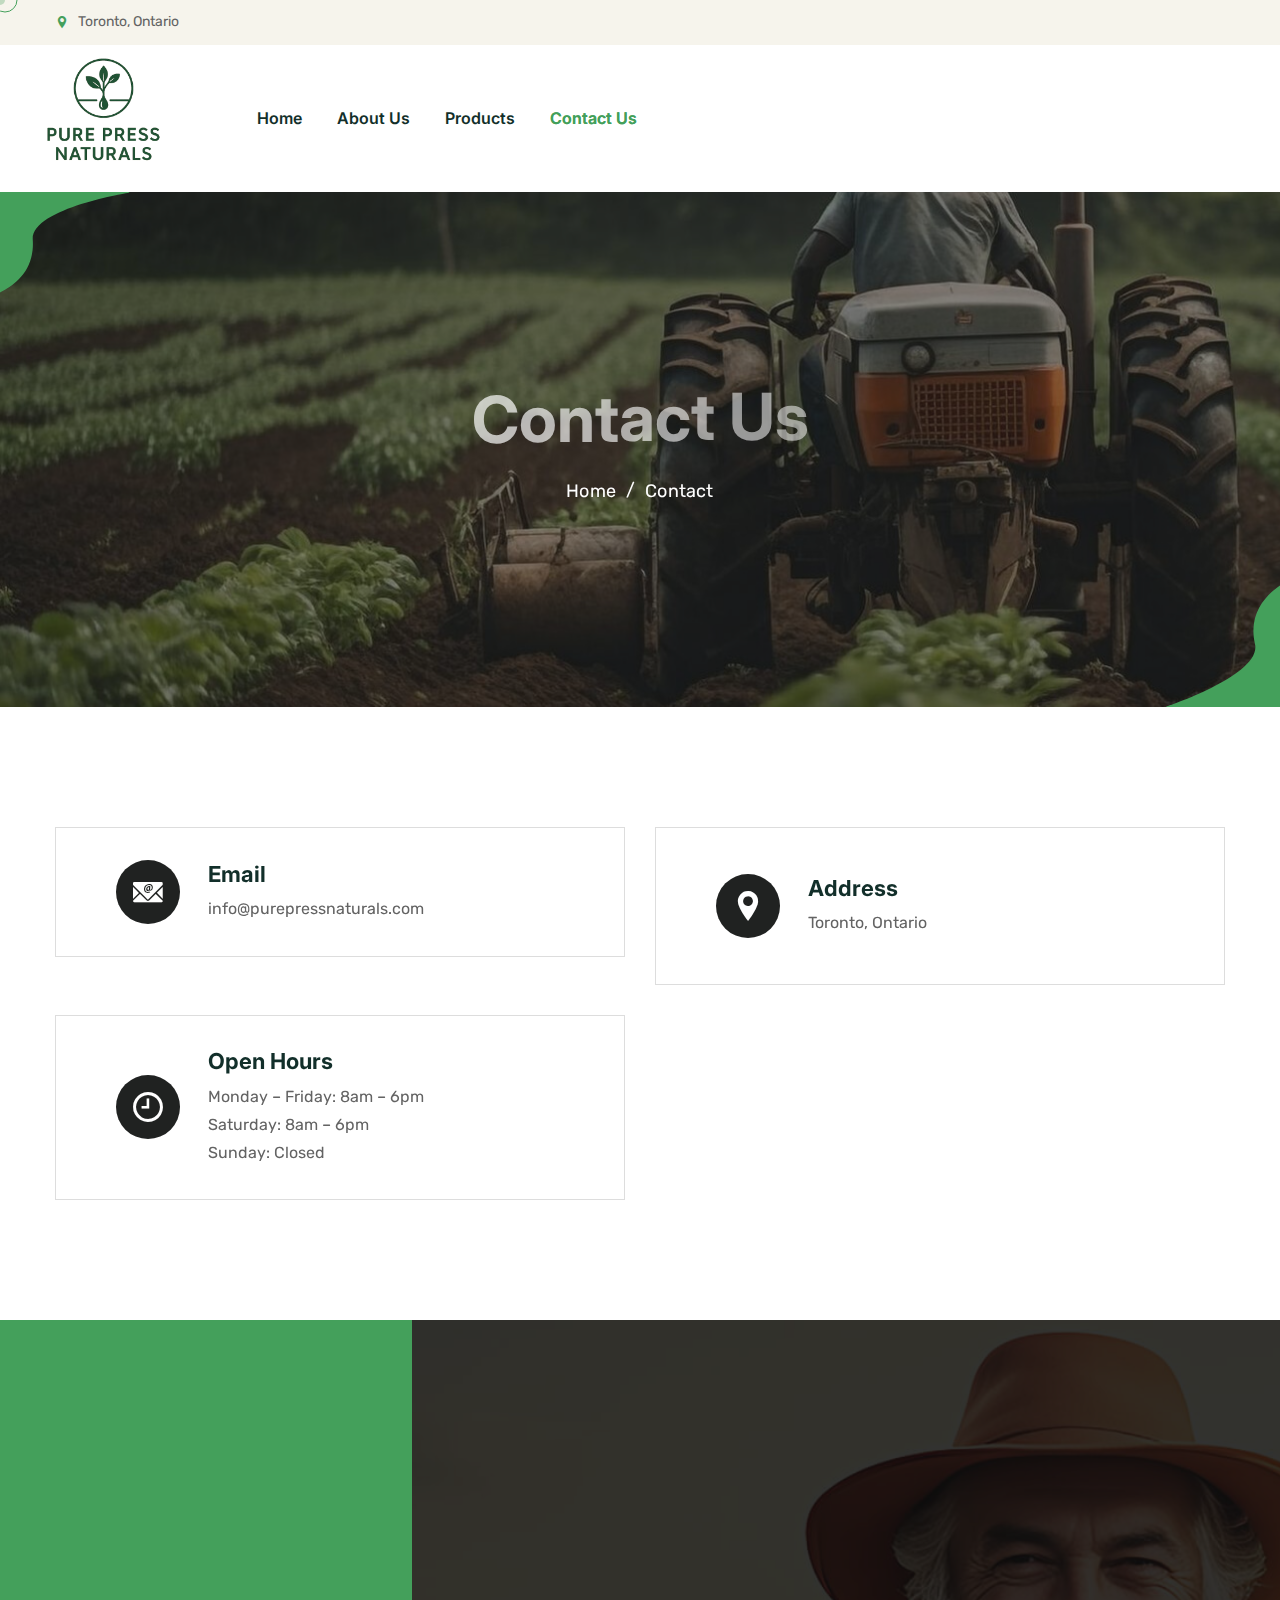
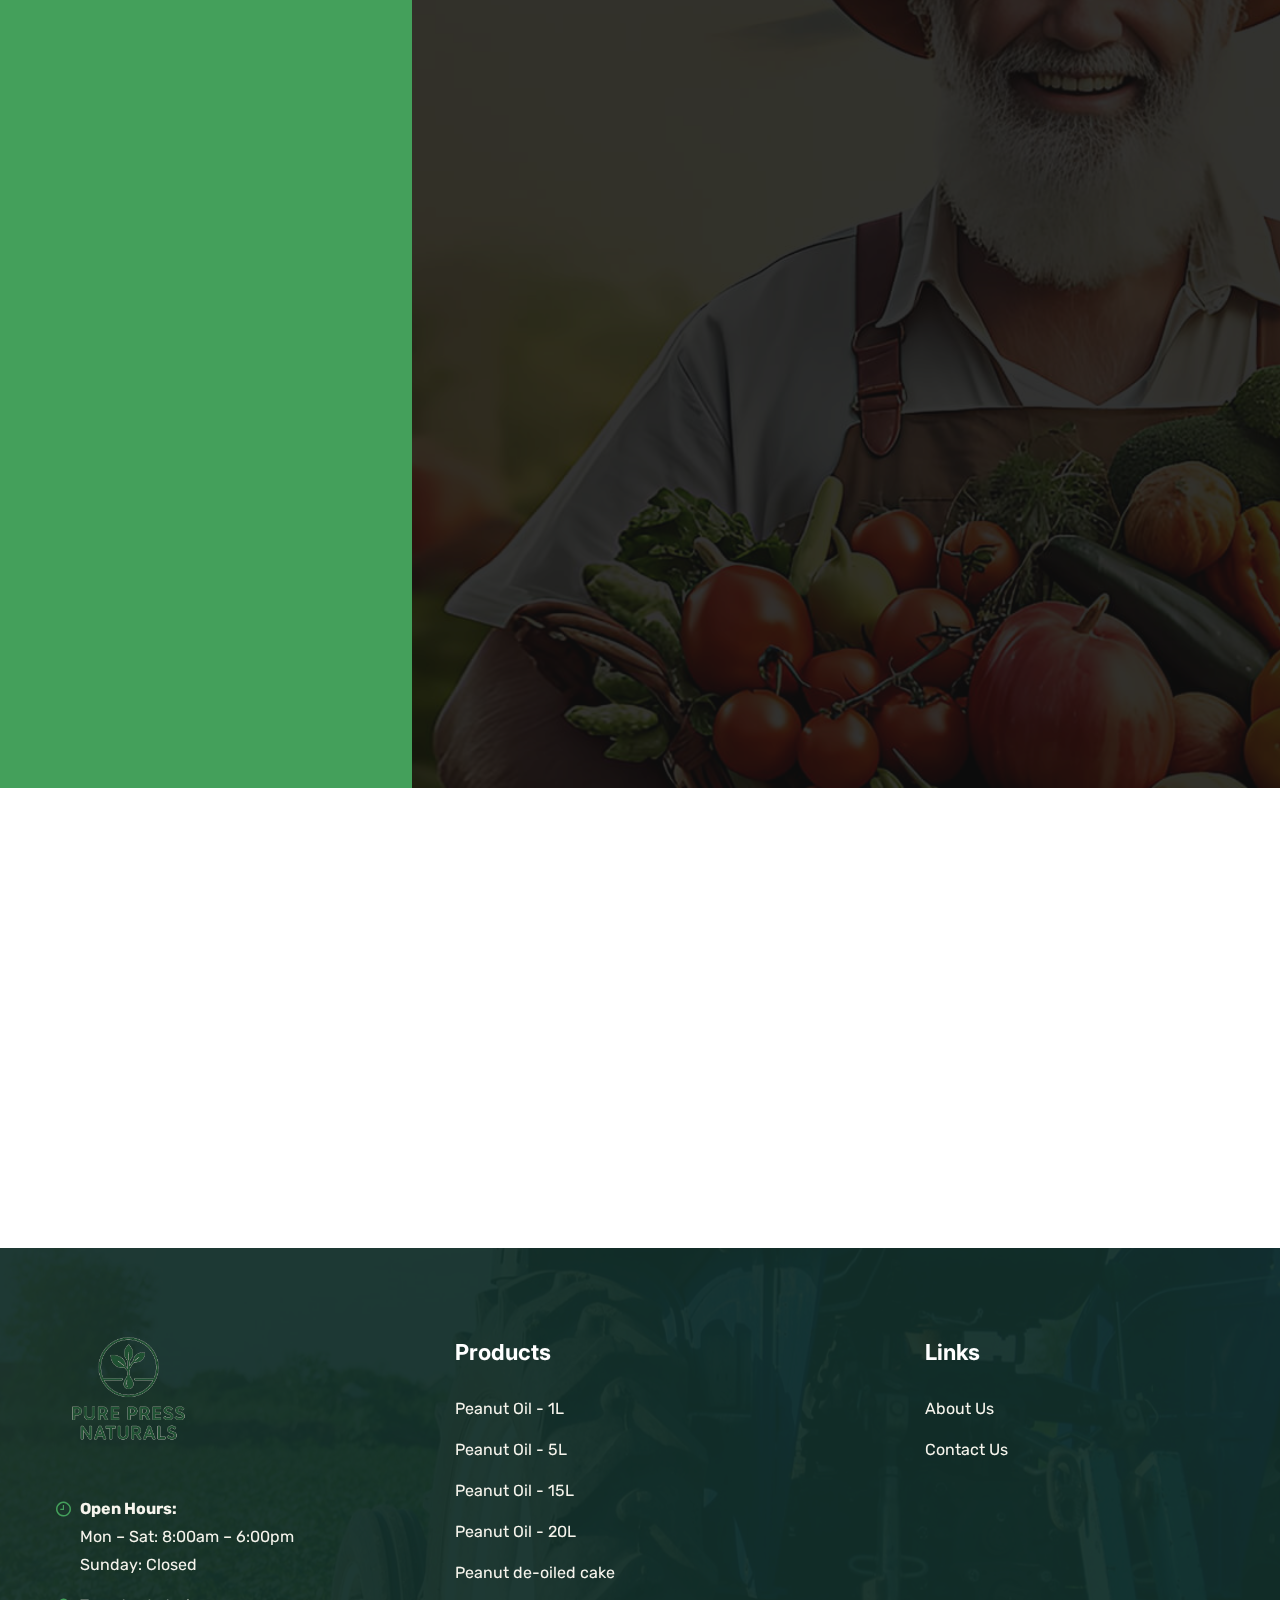
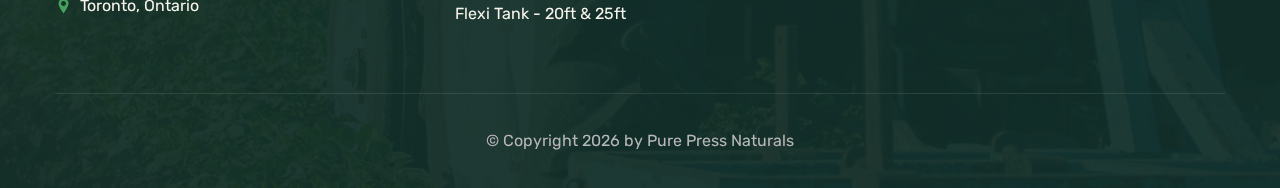
<file: contact.html>
<!DOCTYPE html>
<html lang="en">
  <head>
    <meta charset="UTF-8" />
    <meta name="viewport" content="width=device-width, initial-scale=1.0" />
    <title>Contact Page || Pure Press Naturals</title>
    <!-- favicons Icons -->
    <link
      rel="apple-touch-icon"
      sizes="180x180"
      href="assets/images/favicons/favicon.png"
    />
    <link
      rel="icon"
      type="image/png"
      sizes="32x32"
      href="assets/images/favicons/favicon.png"
    />
    <link
      rel="icon"
      type="image/png"
      sizes="16x16"
      href="assets/images/favicons/favicon.png"
    />
    <link rel="manifest" href="assets/images/favicons/site.webmanifest" />
    <meta name="description" />

    <!-- fonts -->
    <link rel="preconnect" href="https://fonts.googleapis.com/" />
    <link rel="preconnect" href="https://fonts.gstatic.com/" crossorigin />
    <link
      href="https://fonts.googleapis.com/css2?family=Inter:wght@100..900&amp;family=Rubik:ital,wght@0,300..900;1,300..900&amp;display=swap"
      rel="stylesheet"
    />

    <link
      rel="stylesheet"
      href="assets/vendors/bootstrap/css/bootstrap.min.css"
    />
    <link
      rel="stylesheet"
      href="assets/vendors/bootstrap-select/bootstrap-select.min.css"
    />
    <link rel="stylesheet" href="assets/vendors/animate/animate.min.css" />
    <link rel="stylesheet" href="assets/vendors/fontawesome/css/all.min.css" />
    <link rel="stylesheet" href="assets/vendors/icofont/icofont.min.css" />
    <link rel="stylesheet" href="assets/vendors/jquery-ui/jquery-ui.css" />
    <link rel="stylesheet" href="assets/vendors/jarallax/jarallax.css" />
    <link
      rel="stylesheet"
      href="assets/vendors/jquery-magnific-popup/jquery.magnific-popup.css"
    />
    <link
      rel="stylesheet"
      href="assets/vendors/nouislider/nouislider.min.css"
    />
    <link
      rel="stylesheet"
      href="assets/vendors/nouislider/nouislider.pips.css"
    />
    <link rel="stylesheet" href="assets/vendors/tiny-slider/tiny-slider.css" />
    <link rel="stylesheet" href="assets/vendors/slick/slick.css" />
    <link rel="stylesheet" href="assets/vendors/alefox-icons/style.css" />
    <link
      rel="stylesheet"
      href="assets/vendors/owl-carousel/css/owl.carousel.min.css"
    />
    <link
      rel="stylesheet"
      href="assets/vendors/owl-carousel/css/owl.theme.default.min.css"
    />

    <!-- template styles -->
    <link rel="stylesheet" href="assets/css/alefox.css" />
  </head>

  <body class="custom-cursor">
    <div class="custom-cursor__cursor"></div>
    <div class="custom-cursor__cursor-two"></div>

    <div class="preloader">
      <div
        class="preloader__image"
        style="background-image: url(assets/images/loader.png)"
      ></div>
    </div>
    <!-- /.preloader -->
    <div class="page-wrapper">
      <div class="topbar-one">
        <div class="container">
          <div class="topbar-one__inner">
            <ul class="list-unstyled topbar-one__info">
              <li class="topbar-one__info__item">
                <i class="icofont-location-pin topbar-one__info__icon"></i>
                Toronto, Ontario 
              </li>
            </ul>
            <!-- /.list-unstyled topbar-one__info -->
            <div class="topbar-one__right">
              <!-- <div class="topbar-one__social">
                <a href="https://facebook.com/">
                  <i class="fab fa-facebook-f" aria-hidden="true"></i>
                  <span class="sr-only">Facebook</span>
                </a>
                <a href="https://pinterest.com/">
                  <i class="fab fa-pinterest-p" aria-hidden="true"></i>
                  <span class="sr-only">Pinterest</span>
                </a>
                <a href="https://twitter.com/">
                  <i class="fab fa-twitter" aria-hidden="true"></i>
                  <span class="sr-only">Twitter</span>
                </a>
                <a href="https://instagram.com/">
                  <i class="fab fa-instagram" aria-hidden="true"></i>
                  <span class="sr-only">Instagram</span>
                </a>
              </div> -->
              <!-- /.topbar-one__social -->
            </div>
            <!-- /.topbar-one__right -->
          </div>
          <!-- /.topbar-one__inner -->
        </div>
        <!-- /.container-fluid -->
      </div>
      <!-- /.topbar-one -->

      <header class="main-header sticky-header sticky-header--normal">
        <div class="container-fluid">
          <div class="main-header__inner">
            <div class="main-header__logo">
              <a href="index.html">
                <img
                  src="assets/images/unnamed.png"
                  alt="Pure Press Naturals"
                  width="147"
                />
              </a>
            </div>
            <!-- /.main-header__logo -->

            <nav class="main-header__nav main-menu">
              <ul class="main-menu__list">
                <li>
                  <a href="index.html">Home</a>
                </li>

                <li>
                  <a href="about.html">About Us</a>
                </li>
                <li>
                  <a href="products.html">Products</a>
                </li>
                <li>
                  <a href="contact.html">Contact Us</a>
                </li>
              </ul>
            </nav>
            <!-- /.main-header__nav -->
            <div class="main-header__right">
              <div class="mobile-nav__btn mobile-nav__toggler">
                <span></span>
                <span></span>
                <span></span>
              </div>
              <!-- /.mobile-nav__toggler -->

              <div class="main-header__right__border"></div>
              <div class="main-header__call">
                <div class="main-header__call__icon">
                  <span class="icon-phone-call-two"></span>
                </div>
                <div class="main-header__call__title">Contact us:</div>
                <a class="main-header__call__text" href="mailto:info@purepressnaturals.com"
                  >info@purepressnaturals.com</a
                >
              </div>
              <!-- /. main-header__info -->
            </div>
            <!-- /.main-header__right -->
          </div>
          <!-- /.main-header__inner -->
        </div>
        <!-- /.container-fluid -->
      </header>
      <!-- /.main-header -->
      <section class="page-header">
        <div class="page-header__shape-left"></div>
        <div class="page-header__shape-right"></div>
        <div class="page-header__bg"></div>
        <!-- /.page-header__bg -->
        <div class="container">
          <h2 class="page-header__title bw-split-in-down">Contact Us</h2>
          <ul class="alefox-breadcrumb list-unstyled">
            <li><a href="index.html">Home</a></li>
            <li><span>Contact</span></li>
          </ul>
          <!-- /.thm-breadcrumb list-unstyled -->
        </div>
        <!-- /.container -->
      </section>
      <!-- /.page-header -->

      <section class="contact-info contact-info--contact-page">
        <div class="container">
          <div class="row gutter-y-30">
          

            <!-- Email -->
            <div class="col-lg-6 col-md-6">
              <div class="contact-info__item">
                <div class="contact-info__item__icon">
                  <span class="icofont-email"></span>
                </div>
                <div class="contact-info__item__content">
                  <h3 class="contact-info__item__title">Email</h3>
                  <p class="contact-info__item__text">
                    info@purepressnaturals.com
                  </p>
                </div>
              </div>
            </div>

            <!-- Address -->
            <div class="col-lg-6 col-md-6">
              <div class="contact-info__item" style="padding: 46px 60px">
                <div class="contact-info__item__icon">
                  <span class="icofont-location-pin"></span>
                </div>
                <div class="contact-info__item__content">
                  <h3 class="contact-info__item__title">Address</h3>
                  <p class="contact-info__item__text">
                    Toronto, Ontario 
                  </p>
                </div>
              </div>
            </div>

            <!-- Open Hours -->
            <div class="col-lg-6 col-md-6">
              <div class="contact-info__item">
                <div class="contact-info__item__icon">
                  <span class="icofont-clock-time"></span>
                </div>
                <div class="contact-info__item__content">
                  <h3 class="contact-info__item__title">Open Hours</h3>
                  <ul class="contact-info__item__text list-unstyled">
                    <li>Monday – Friday: 8am – 6pm</li>
                    <li>Saturday: 8am – 6pm</li>
                    <li>Sunday: Closed</li>
                  </ul>
                </div>
              </div>
            </div>
          </div>
        </div>
      </section>

        <!-- Toast Notification Container -->
        <div id="formToast" class="form-toast" style="display: none;">
          <div class="form-toast__content">
            <i class="fas fa-check-circle form-toast__icon"></i>
            <div>
              <h4>Thank You!</h4>
              <p>We've received your message and will revert back to you within 24 hours.</p>
            </div>
          </div>
          <button class="form-toast__close" onclick="document.getElementById('formToast').style.display='none'">&times;</button>
        </div>


      <section class="contact-two">
        <div
          class="contact-two__bg"
          style="
            background-image: url(assets/images/backgrounds/contact-bg-2.jpg);
          "
        ></div>
        <div
          class="contact-two__shape"
          style="
            background-image: url(assets/images/shapes/contact-2-shape-1.png);
          "
        ></div>
        <div class="container">
          <div class="row">
            <div class="col-md-6 col-xl-5">
              <form
                class="contact-two__form contact-form-validated form-one wow fadeInUp"
                data-wow-duration="1500ms"
                action="https://formspree.io/f/xzzakwqe"
                method="POST"
              >
                <div class="sec-title text-center">
                  <h6 class="sec-title__tagline bw-split-in-right">
                    <span
                      class="sec-title__tagline__left-leaf"
                      style="
                        background-image: url(assets/images/shapes/leaf.png);
                      "
                    ></span
                    >Contact Us<span
                      class="sec-title__tagline__right-leaf"
                      style="
                        background-image: url(assets/images/shapes/leaf.png);
                      "
                    ></span>
                  </h6>
                  <!-- /.sec-title__tagline -->

                  <h3 class="sec-title__title bw-split-in-left">
                    Get in Touch
                  </h3>
                  <!-- /.sec-title__title -->
                </div>
                <!-- /.sec-title -->
                <div class="form-one__group">
                  <div class="form-one__control form-one__control--full">
                    <input type="text" name="name" placeholder="Name" />
                  </div>
                  <!-- /.form-one__control form-one__control--full -->
                  <div class="form-one__control form-one__control--full">
                    <input type="email" name="email" placeholder="Email" />
                  </div>
                  <!-- /.form-one__control form-one__control--full -->
                  <div class="form-one__control form-one__control--full">
                    <input type="text" name="address" placeholder="Address" />
                  </div>
                  <!-- /.form-one__control form-one__control--full -->
                  <div class="form-one__control form-one__control--full">
                    <input type="text" name="phone" placeholder="Phone" />
                  </div>
                  <!-- /.form-one__control form-one__control--full -->
                  <div class="form-one__control form-one__control--full">
                    <textarea
                      name="message"
                      placeholder="Type Your Message"
                    ></textarea>
                  </div>
                  <!-- /.form-one__control form-one__control--full -->
                  <div class="form-one__control form-one__control--full">
                    <button type="submit" class="alefox-btn">
                      <span class="alefox-btn__item"></span>
                      <span class="alefox-btn__item"></span>
                      <span class="alefox-btn__item"></span>
                      <span class="alefox-btn__item"></span>
                      Send Request
                    </button>
                  </div>
                  <!-- /.form-one__control -->
                </div>
                <!-- /.form-one__group -->
              </form>
            </div>
            <div
              class="col-md-6 col-xl-7 d-flex align-items-center wow fadeInUp"
            >
              <ul class="contact-two__list">
                <!-- <li class="contact-two__item">
                  <div class="contact-two__item__icon">
                    <span class="icon-phone-call"></span>
                  </div>
                  <div class="contact-two__item__content">
                    <h3 class="contact-two__item__title">Call Us Now</h3>
                    <p class="contact-two__item__text">
                      <a href="tel:(+1)705-905-8685">(+1)705-905-8685</a>
                    </p>
                  </div>
                </li> -->
                <!-- item -->
                <li class="contact-two__item">
                  <div class="contact-two__item__icon">
                    <span class="icon-email"></span>
                  </div>
                  <div class="contact-two__item__content">
                    <h3 class="contact-two__item__title">Email</h3>
                    <p class="contact-two__item__text">
                      <a href="mailto: info@purepressnaturals.com">
                        info@purepressnaturals.com</a
                      >
                    </p>
                  </div>
                </li>
                <!-- item -->
                <li class="contact-two__item">
                  <div class="contact-two__item__icon">
                    <span class="icon-location"></span>
                  </div>
                  <div class="contact-two__item__content">
                    <h3 class="contact-two__item__title">Address</h3>
                    <p class="contact-two__item__text">
                      Toronto, Ontario 
                    </p>
                  </div>
                </li>
                <!-- item -->
              </ul>
            </div>
          </div>
        </div>
      </section>

      <section class="contact-map">
        <div class="google-map__">
          <iframe src="https://www.google.com/maps/embed?pb=!1m18!1m12!1m3!1d184551.9097728414!2d-79.5428643709776!3d43.71837095800887!2m3!1f0!2f0!3f0!3m2!1i1024!2i768!4f13.1!3m3!1m2!1s0x89d4cb90d7c63ba5%3A0x323555502ab4c477!2sToronto%2C%20ON%2C%20Canada!5e0!3m2!1sen!2sin!4v1757994456987!5m2!1sen!2sin" width="600" height="450" style="border:0;" allowfullscreen="" loading="lazy" referrerpolicy="no-referrer-when-downgrade"></iframe>
        </div>
        <!-- /.google-map -->
      </section>
      <!-- /.contact-map -->

      <footer class="main-footer background-black">
        <div
          class="main-footer__bg background-black"
          style="
            background-image: url(assets/images/backgrounds/footer-bg-1-1.jpg);
          "
        ></div>
        <!-- /.main-footer__bg -->
        <div class="main-footer__top">
          <div class="container">
            <div class="row">
              <div class="col-md-6 col-xl-4">
                <div class="footer-widget footer-widget--about">
                  <a href="index.html" class="footer-widget__logo">
                    <img
                      src="assets/images/unnamed.png"
                      width="147"
                      alt="Pure Press Naturals"
                    />
                  </a>
                  <ul class="list-unstyled footer-widget__info">
                    <li>
                      <span class="footer-widget__info__icon"
                        ><i class="icofont-clock-time"></i
                      ></span>
                      <div class="footer-widget__info__content">
                        <strong>Open Hours:</strong><br />
                        Mon – Sat: 8:00am – 6:00pm<br />
                        Sunday: Closed
                      </div>
                    </li>
                    <li>
                      <span class="footer-widget__info__icon"
                        ><i class="icofont-location-pin"></i
                      ></span>
                      Toronto, Ontario 
                    </li>
                    <!-- <li>
                      <span class="footer-widget__info__icon"
                        ><i class="icofont-phone"></i
                      ></span>
                      <a href="tel:(+1)705-905-8685">(+1)705-905-8685</a>
                    </li> -->
                  </ul>
                  <!-- /.list-unstyled -->
                  <!-- <div class="footer-widget__social">
                    <a href="https://facebook.com/">
                      <i class="fab fa-facebook-f" aria-hidden="true"></i>
                      <span class="sr-only">Facebook</span>
                    </a>
                    <a href="https://pinterest.com/">
                      <i class="fab fa-pinterest-p" aria-hidden="true"></i>
                      <span class="sr-only">Pinterest</span>
                    </a>
                    <a href="https://twitter.com/">
                      <i class="fab fa-twitter" aria-hidden="true"></i>
                      <span class="sr-only">Twitter</span>
                    </a>
                    <a href="https://instagram.com/">
                      <i class="fab fa-instagram" aria-hidden="true"></i>
                      <span class="sr-only">Instagram</span>
                    </a>
                  </div> -->
                  <!-- /.footer-widget__social -->
                </div>
                <!-- /.footer-widget -->
              </div>
              <!-- /.col-md-6 -->
              <div class="col-md-6 col-xl-5">
                <div class="footer-widget footer-widget--links">
                  <h2 class="footer-widget__title">Products</h2>
                  <!-- /.footer-widget__title -->
                  <ul class="list-unstyled footer-widget__links">
                    <li><a href="peanut-oil.html">Peanut Oil - 1L</a></li>
                    <li>
                      <a href="peanut-oil.html">Peanut Oil - 5L</a>
                    </li>
                    <li>
                      <a href="peanut-oil.html">Peanut Oil - 15L</a>
                    </li>
                    <li>
                      <a href="peanut-oil.html">Peanut Oil - 20L</a>
                    </li>
                    <li>
                      <a href="gn-de.html">Peanut de-oiled cake</a>
                    </li>
                    <li>
                      <a href="flexi-tank.html">Flexi Tank - 20ft & 25ft</a>
                    </li>
                  </ul>
                  <!-- /.list-unstyled footer-widget__links -->
                </div>
              </div>
              <!-- /.col-md-6 -->
              <div class="col-md-6 col-xl-3">
                <div
                  class="footer-widget footer-widget--links footer-widget--links-two"
                >
                  <h2 class="footer-widget__title">Links</h2>
                  <!-- /.footer-widget__title -->
                  <ul class="list-unstyled footer-widget__links">
                    <li><a href="about.html">About Us</a></li>
                    <li><a href="contact.html">Contact Us</a></li>
                  </ul>
                  <!-- /.list-unstyled footer-widget__links -->
                </div>
                <!-- /.footer-widget -->
              </div>
              <!-- /.col-md-6 -->
            </div>
            <!-- /.row -->
          </div>
          <!-- /.container -->
        </div>
        <!-- /.main-footer__top -->
        <div class="main-footer__bottom">
          <div class="container">
            <div class="main-footer__bottom__inner">
              <p class="main-footer__copyright">
                &copy; Copyright <span class="dynamic-year"></span> by Pure
                Press Naturals
              </p>
            </div>
            <!-- /.main-footer__inner -->
          </div>
          <!-- /.container -->
        </div>
        <!-- /.main-footer__bottom -->
      </footer>
      <!-- /.main-footer -->
    </div>
    <!-- /.page-wrapper -->

    <div class="mobile-nav__wrapper">
      <div class="mobile-nav__overlay mobile-nav__toggler"></div>
      <!-- /.mobile-nav__overlay -->
      <div class="mobile-nav__content">
        <span class="mobile-nav__close mobile-nav__toggler"
          ><i class="fa fa-times"></i
        ></span>

        <div class="logo-box">
          <a href="index.html" aria-label="logo image"
            ><img src="assets/images/unnamed.png" width="155" alt=""
          /></a>
        </div>
        <!-- /.logo-box -->
        <div class="mobile-nav__container"></div>
        <!-- /.mobile-nav__container -->

        <ul class="mobile-nav__contact list-unstyled">
          <li>
            <i class="fa fa-envelope"></i>
            <a href="mailto:info@purepressnaturals.com"
              >info@purepressnaturals.com</a
            >
          </li>
          <li>
            <i class="fa fa-phone-alt"></i>
            <a href="tel:(+1)705-905-8685">(+1)705-905-8685</a>
          </li>
        </ul>
        <!-- /.mobile-nav__contact -->
        <!-- <div class="mobile-nav__social">
          <a href="https://facebook.com/">
            <i class="fab fa-facebook-f" aria-hidden="true"></i>
            <span class="sr-only">Facebook</span>
          </a>
          <a href="https://pinterest.com/">
            <i class="fab fa-pinterest-p" aria-hidden="true"></i>
            <span class="sr-only">Pinterest</span>
          </a>
          <a href="https://twitter.com/">
            <i class="fab fa-twitter" aria-hidden="true"></i>
            <span class="sr-only">Twitter</span>
          </a>
          <a href="https://instagram.com/">
            <i class="fab fa-instagram" aria-hidden="true"></i>
            <span class="sr-only">Instagram</span>
          </a>
        </div> -->
        <!-- /.mobile-nav__social -->
      </div>
      <!-- /.mobile-nav__content -->
    </div>
    <!-- /.mobile-nav__wrapper -->
    <div class="search-popup">
      <div class="search-popup__overlay search-toggler"></div>
      <!-- /.search-popup__overlay -->
      <div class="search-popup__content">
        <form role="search" method="get" class="search-popup__form" action="#">
          <input type="text" id="search" placeholder="Search Here..." />
          <button type="submit" aria-label="search submit" class="alefox-btn">
            <span><i class="icon-magnifying-glass"></i></span>
          </button>
        </form>
      </div>
      <!-- /.search-popup__content -->
    </div>
    <!-- /.search-popup -->
    <!-- Sidebar One Start -->
    <aside class="sidebar-one">
      <div class="sidebar-one__overlay"></div>
      <!-- /.siderbar-ovarlay -->
      <div class="sidebar-one__content">
        <div class="sidebar-one__close"><i class="icofont-close-line"></i></div>
        <!-- /.siderbar-close -->
        <div class="sidebar-one__logo">
          <a href="index.html" aria-label="logo image"
            ><img src="assets/images/unnamed.png" alt="Careox HTML" width="147"
          /></a>
        </div>
        <!-- /.sidebar-one__logo-box -->
        <p class="sidebar-one__text">
          Mauris ut enim sit amet lacus ornare ullamcor. Praesent placerat nequ
          puru rhoncu tincidunt odio ultrices. Sed feugiat feugiat felis.
        </p>
        <h4 class="sidebar-one__title">Contact Info:</h4>
        <ul class="sidebar-one__info">
          <li>
            <span class="fas fa-map-marker-alt"></span>
            85 Ketch Harbour RoadBensalem, PA 19020
          </li>
          <li>
            <span class="fas fa-envelope"></span>
            <a href="mailto:needhelp@company.com">needhelp@company.com</a>
          </li>
          <li>
            <span class="fas fa-phone-alt"></span>
            <a href="tel:09969569535">099 695 695 35</a>
          </li>
        </ul>
        <!-- <div class="sidebar-one__social">
          <a href="https://facebook.com/">
            <i class="fab fa-facebook-f" aria-hidden="true"></i>
            <span class="sr-only">Facebook</span>
          </a>
          <a href="https://pinterest.com/">
            <i class="fab fa-pinterest-p" aria-hidden="true"></i>
            <span class="sr-only">Pinterest</span>
          </a>
          <a href="https://twitter.com/">
            <i class="fab fa-twitter" aria-hidden="true"></i>
            <span class="sr-only">Twitter</span>
          </a>
          <a href="https://instagram.com/">
            <i class="fab fa-instagram" aria-hidden="true"></i>
            <span class="sr-only">Instagram</span>
          </a> -->
        </div>
        <!-- /sidebar-one__socila -->
        <h4 class="sidebar-one__title">Newsletter:</h4>
        <form
          action="#"
          data-url="MAILCHIMP_FORM_URL"
          class="sidebar-one__newsletter mc-form"
        >
          <input type="text" name="EMAIL" placeholder="Email address" />
          <button type="submit" class="fas fa-paper-plane">
            <span class="sr-only">submit</span
            ><!-- /.sr-only -->
          </button>
        </form>
        <!-- /.footer-widget__newsletter mc-form -->
      </div>
      <!-- /.sidebar__content -->
    </aside>
    <!-- Sidebar One Start -->

    <!-- back-to-top-start -->
    <a href="#" class="scroll-top">
      <svg
        class="scroll-top__circle"
        width="100%"
        height="100%"
        viewBox="-1 -1 102 102"
      >
        <path d="M50,1 a49,49 0 0,1 0,98 a49,49 0 0,1 0,-98" />
      </svg>
    </a>
    <!-- back-to-top-end -->

    <script>
      document.addEventListener('DOMContentLoaded', function() {
        const form = document.querySelector('.contact-form-validated');
        const toast = document.getElementById('formToast');
      
        if (form && toast) {
          form.addEventListener('submit', function(e) {
            // Let the form submit normally to Formspree
            // Show toast after a tiny delay to ensure submission started
            setTimeout(function() {
              toast.style.display = 'flex';
      
              // Optional: Auto-hide after 5 seconds
              setTimeout(function() {
                toast.style.display = 'none';
              }, 5000);
      
              // Optional: Reset form after showing toast
              // form.reset();
            }, 300);
          });
        }
      });
      </script>

    <script src="assets/vendors/jquery/jquery-3.7.0.min.js"></script>
    <script src="assets/vendors/bootstrap/js/bootstrap.bundle.min.js"></script>
    <script src="assets/vendors/bootstrap-select/bootstrap-select.min.js"></script>
    <script src="assets/vendors/jarallax/jarallax.min.js"></script>
    <script src="assets/vendors/jquery-ui/jquery-ui.js"></script>
    <script src="assets/vendors/jquery-ajaxchimp/jquery.ajaxchimp.min.js"></script>
    <script src="assets/vendors/jquery-appear/jquery.appear.min.js"></script>
    <script src="assets/vendors/jquery-circle-progress/jquery.circle-progress.min.js"></script>
    <script src="assets/vendors/jquery-magnific-popup/jquery.magnific-popup.min.js"></script>
    <script src="assets/vendors/jquery-validate/jquery.validate.min.js"></script>
    <script src="assets/vendors/nouislider/nouislider.min.js"></script>
    <script src="assets/vendors/tiny-slider/tiny-slider.js"></script>
    <script src="assets/vendors/wnumb/wNumb.min.js"></script>
    <script src="assets/vendors/owl-carousel/js/owl.carousel.min.js"></script>
    <script src="assets/vendors/wow/wow.js"></script>
    <script src="assets/vendors/imagesloaded/imagesloaded.min.js"></script>
    <script src="assets/vendors/isotope/isotope.js"></script>
    <script src="assets/vendors/slick/slick.min.js"></script>
    <script src="assets/vendors/countdown/countdown.min.js"></script>
    <script src="assets/vendors/jquery-circleType/jquery.circleType.js"></script>
    <script src="assets/vendors/jquery-lettering/jquery.lettering.min.js"></script>
    <script src="assets/vendors/progress-bar/knob.js"></script>
    <!-- gsap js -->
    <script src="assets/vendors/gsap/gsap.js"></script>
    <script src="assets/vendors/gsap/scrolltrigger.min.js"></script>
    <script src="assets/vendors/gsap/splittext.min.js"></script>
    <script src="assets/vendors/gsap/alefox-split.js"></script>
    <!-- template js -->
    <script src="assets/js/alefox.js"></script>
  </body>
</html>
</file>
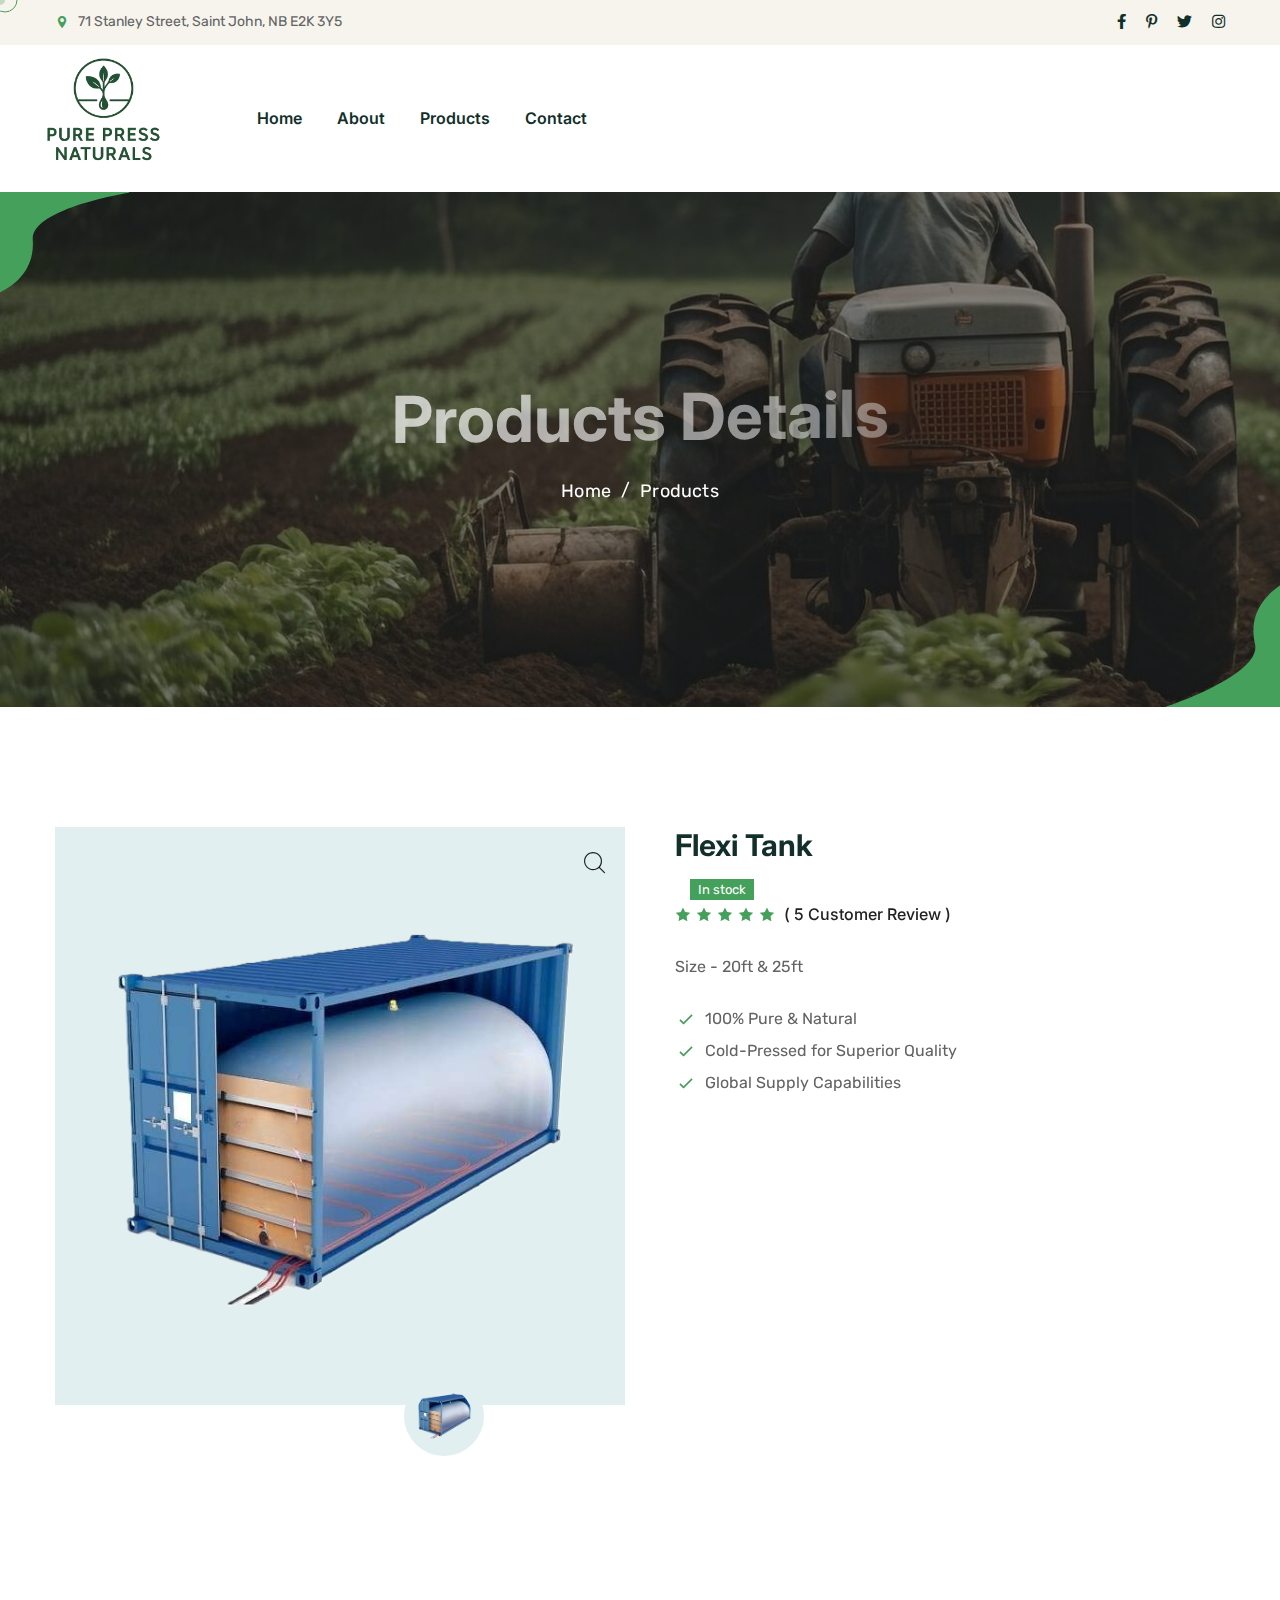
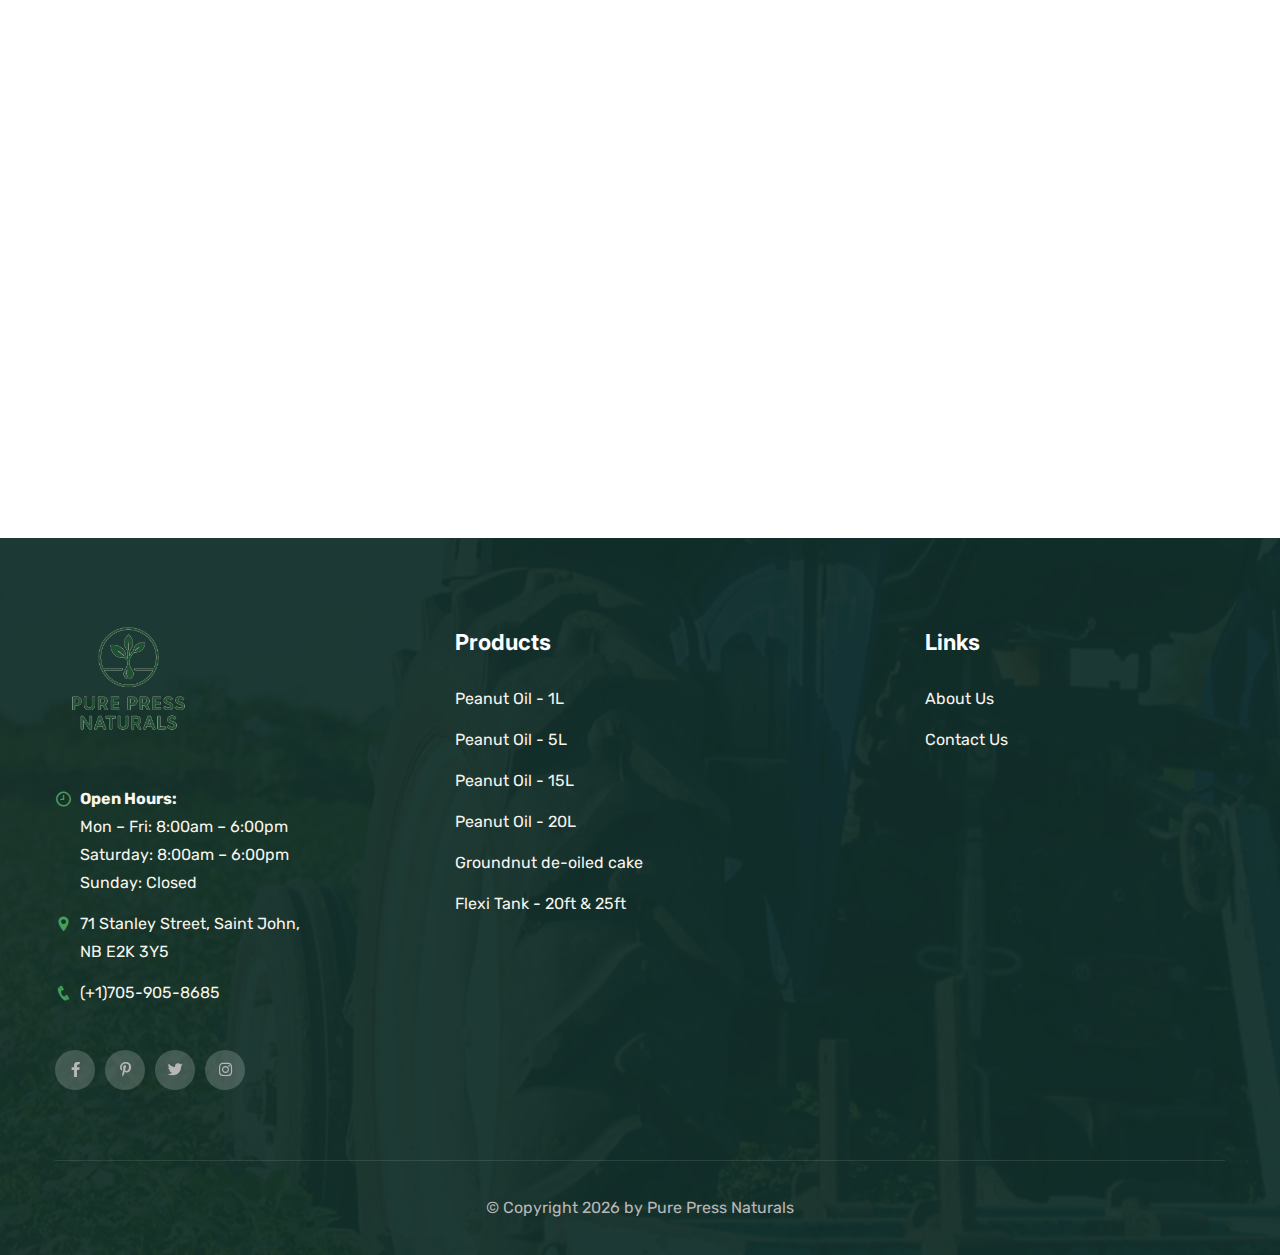
<file: flexi-tank.html>
<!DOCTYPE html>
<html lang="en">
  <head>
    <meta charset="UTF-8" />
    <meta name="viewport" content="width=device-width, initial-scale=1.0" />
    <title>Products Details || Pure Press Naturals</title>
    <!-- favicons Icons -->
    <link
      rel="apple-touch-icon"
      sizes="180x180"
      href="assets/images/favicons/favicon.png"
    />
    <link
      rel="icon"
      type="image/png"
      sizes="32x32"
      href="assets/images/favicons/favicon.png"
    />
    <link
      rel="icon"
      type="image/png"
      sizes="16x16"
      href="assets/images/favicons/favicon.png"
    />
    <link rel="manifest" href="assets/images/favicons/site.webmanifest" />
    <meta name="description" />

    <!-- fonts -->
    <link rel="preconnect" href="https://fonts.googleapis.com/" />
    <link rel="preconnect" href="https://fonts.gstatic.com/" crossorigin />
    <link
      href="https://fonts.googleapis.com/css2?family=Inter:wght@100..900&amp;family=Rubik:ital,wght@0,300..900;1,300..900&amp;display=swap"
      rel="stylesheet"
    />

    <link
      rel="stylesheet"
      href="assets/vendors/bootstrap/css/bootstrap.min.css"
    />
    <link
      rel="stylesheet"
      href="assets/vendors/bootstrap-select/bootstrap-select.min.css"
    />
    <link rel="stylesheet" href="assets/vendors/animate/animate.min.css" />
    <link rel="stylesheet" href="assets/vendors/fontawesome/css/all.min.css" />
    <link rel="stylesheet" href="assets/vendors/icofont/icofont.min.css" />
    <link rel="stylesheet" href="assets/vendors/jquery-ui/jquery-ui.css" />
    <link rel="stylesheet" href="assets/vendors/jarallax/jarallax.css" />
    <link
      rel="stylesheet"
      href="assets/vendors/jquery-magnific-popup/jquery.magnific-popup.css"
    />
    <link
      rel="stylesheet"
      href="assets/vendors/nouislider/nouislider.min.css"
    />
    <link
      rel="stylesheet"
      href="assets/vendors/nouislider/nouislider.pips.css"
    />
    <link rel="stylesheet" href="assets/vendors/tiny-slider/tiny-slider.css" />
    <link rel="stylesheet" href="assets/vendors/slick/slick.css" />
    <link rel="stylesheet" href="assets/vendors/alefox-icons/style.css" />
    <link
      rel="stylesheet"
      href="assets/vendors/owl-carousel/css/owl.carousel.min.css"
    />
    <link
      rel="stylesheet"
      href="assets/vendors/owl-carousel/css/owl.theme.default.min.css"
    />

    <!-- template styles -->
    <link rel="stylesheet" href="assets/css/alefox.css" />
  </head>

  <body class="custom-cursor">
    <div class="custom-cursor__cursor"></div>
    <div class="custom-cursor__cursor-two"></div>

    <div class="preloader">
      <div
        class="preloader__image"
        style="background-image: url(assets/images/loader.png)"
      ></div>
    </div>
    <!-- /.preloader -->
    <div class="page-wrapper">
      <div class="topbar-one">
        <div class="container">
          <div class="topbar-one__inner">
            <ul class="list-unstyled topbar-one__info">
              <li class="topbar-one__info__item">
                <i class="icofont-location-pin topbar-one__info__icon"></i>
                71 Stanley Street, Saint John, NB E2K 3Y5
              </li>
            </ul>
            <!-- /.list-unstyled topbar-one__info -->
            <div class="topbar-one__right">
              <div class="topbar-one__social">
                <a href="https://facebook.com/">
                  <i class="fab fa-facebook-f" aria-hidden="true"></i>
                  <span class="sr-only">Facebook</span>
                </a>
                <a href="https://pinterest.com/">
                  <i class="fab fa-pinterest-p" aria-hidden="true"></i>
                  <span class="sr-only">Pinterest</span>
                </a>
                <a href="https://twitter.com/">
                  <i class="fab fa-twitter" aria-hidden="true"></i>
                  <span class="sr-only">Twitter</span>
                </a>
                <a href="https://instagram.com/">
                  <i class="fab fa-instagram" aria-hidden="true"></i>
                  <span class="sr-only">Instagram</span>
                </a>
              </div>
              <!-- /.topbar-one__social -->
            </div>
            <!-- /.topbar-one__right -->
          </div>
          <!-- /.topbar-one__inner -->
        </div>
        <!-- /.container-fluid -->
      </div>
      <!-- /.topbar-one -->

      <header class="main-header sticky-header sticky-header--normal">
        <div class="container-fluid">
          <div class="main-header__inner">
            <div class="main-header__logo">
              <a href="index.html">
                <img
                  src="assets/images/unnamed.png"
                  alt="Pure Press Naturals"
                  width="147"
                />
              </a>
            </div>
            <!-- /.main-header__logo -->

            <nav class="main-header__nav main-menu">
              <ul class="main-menu__list">
                <li>
                  <a href="index.html">Home</a>
                </li>

                <li>
                  <a href="about.html">About</a>
                </li>
                <li>
                  <a href="products.html">Products</a>
                </li>
                <li>
                  <a href="contact.html">Contact</a>
                </li>
              </ul>
            </nav>
            <!-- /.main-header__nav -->
            <div class="main-header__right">
              <div class="mobile-nav__btn mobile-nav__toggler">
                <span></span>
                <span></span>
                <span></span>
              </div>
              <!-- /.mobile-nav__toggler -->

              <!-- /.search-toggler -->
              <div class="main-header__right__border"></div>
              <div class="main-header__call">
                <div class="main-header__call__icon">
                  <span class="icon-phone-call-two"></span>
                </div>
                <div class="main-header__call__title">Requesting a Call:</div>
                <a class="main-header__call__text" href="tel:(+1)705-905-8685"
                  >(+1)705-905-8685</a
                >
              </div>
              <!-- /. main-header__info -->
            </div>
            <!-- /.main-header__right -->
          </div>
          <!-- /.main-header__inner -->
        </div>
        <!-- /.container-fluid -->
      </header>
      <!-- /.main-header -->
      <section class="page-header">
        <div class="page-header__shape-left"></div>
        <div class="page-header__shape-right"></div>
        <div class="page-header__bg"></div>
        <!-- /.page-header__bg -->
        <div class="container">
          <h2 class="page-header__title bw-split-in-down">Products Details</h2>
          <ul class="alefox-breadcrumb list-unstyled">
            <li><a href="index.html">Home</a></li>
            <li><span>Products</span></li>
          </ul>
          <!-- /.thm-breadcrumb list-unstyled -->
        </div>
        <!-- /.container -->
      </section>
      <!-- /.page-header -->

      <section class="product-details">
        <div class="container">
          <!-- /.product-details -->
          <div class="row">
            <div
              class="col-lg-6 col-xl-6 wow fadeInLeft"
              data-wow-delay="200ms"
            >
              <div class="product-details__gallery">
                <div class="product-details__gallery__flash">
                  <!-- <span class="product-details__gallery__flash__off"
                    >20% Off</span
                  > -->
                </div>
                <div
                  class="product-details__carousel alefox-slick__carousel"
                  data-slick-options='{
						"slidesToShow": 1,
						"slidesToScroll": 1,
						"asNavFor": ".product-details__carousel-thumb",
						"autoplay": false,
						"infinite": false,
						"dots": false,
						"centerPadding": 0,
						"arrows": false,
						"nextArrow": "<button class=\"next\"><i class=\"icon-right-arrow-two1\"></i></button>",
						"prevArrow": "<button class=\"prev\"><i class=\"icon-right-arrow-two\"></i></button>"
						}'
                >
                  <div class="item">
                    <div class="product-details__gallery__image">
                      <img
                        src="assets/images/resources/flexi-tank.png"
                        alt="Pure Press Naturals"
                      />
                      <a
                        class="img-popup"
                        href="assets/images/resources/flexi-tank.png"
                        ><span class="icon-magnifying-glass"></span></a
                      ><!-- /.product-image -->
                    </div>
                  </div>
                  <!-- item -->
                </div>
                <ul
                  class="product-details__carousel-thumb alefox-slick__carousel"
                  data-slick-options='{
						"slidesToShow": 3,
						"slidesToScroll": 1,
						"autoplay": true,
						"infinite": true,
						"centerMode": true,
						"asNavFor": ".product-details__carousel",
						"focusOnSelect": true,
						"dots": false,
						"centerPadding": 0,
						"arrows": false
						}'
                >
                  <li role="presentation">
                    <div class="item">
                      <span class="product-details__meta-thumb"
                        ><img
                          src="assets/images/resources/flexi-tank.png"
                          alt="Pure Press Naturals"
                      /></span>
                    </div>
                  </li>

                  <!-- Testimonial Item -->
                </ul>
                <!-- Testimonial Thumb -->
              </div>
            </div>
            <!-- /.column -->
            <div
              class="col-lg-6 col-xl-6 wow fadeInRight"
              data-wow-delay="300ms"
            >
              <div class="product-details__content">
                <h3 class="product-details__title">Flexi Tank</h3>
                <!-- /.product-title -->
                <div class="product-details__price">
                  <!-- <span class="product-details__price__regular">$80.00</span>
                  <span class="product-details__price__offer">$200.00</span> -->
                  <span class="product-details__price__stock">In stock</span>
                </div>
                <!-- /.product-price -->
                <div class="product-details__review">
                  <span class="icofont-star"></span>
                  <span class="icofont-star"></span>
                  <span class="icofont-star"></span>
                  <span class="icofont-star"></span>
                  <span class="icofont-star"></span>
                  <a href="gn-de.html">( 5 Customer Review )</a>
                </div>
                <!-- /.review-ratings -->
                <div class="product-details__excerpt">Size - 20ft & 25ft</div>
                <!-- /.excerp-text -->
                <ul class="product-details__feature">
                  <li>
                    <span class="product-details__feature__icon"
                      ><i class="icofont-check-alt"></i></span
                    >100% Pure & Natural
                  </li>
                  <li>
                    <span class="product-details__feature__icon"
                      ><i class="icofont-check-alt"></i></span
                    >Cold-Pressed for Superior Quality
                  </li>
                  <li>
                    <span class="product-details__feature__icon"
                      ><i class="icofont-check-alt"></i></span
                    >Global Supply Capabilities
                  </li>
                </ul>
                <div class="product-details__qty">
                  <!-- <div class="product-details__quantity">
                    <h3 class="product-details__quantity__title">Quantity</h3>
                    <div class="quantity-box">
                      <button type="button" class="sub">
                        <i class="icofont-thin-down"></i>
                      </button>
                      <input type="text" id="1" value="1" />
                      <button type="button" class="add">
                        <i class="icofont-thin-up"></i>
                      </button>
                    </div>
                  </div> -->
                  <!-- /.quantity -->
                  <!-- <div class="product-details__buttons">
                    <a href="cart.html" class="alefox-btn">
                      <span class="alefox-btn__item"></span>
                      <span class="alefox-btn__item"></span>
                      <span class="alefox-btn__item"></span>
                      <span class="alefox-btn__item"></span>
                      Add to Cart
                    </a>
                    <a
                      href="wishlist.html"
                      class="product-details__buttons__wishlist"
                      ><i class="far fa-heart"></i
                    ></a>
                  </div> -->
                  <!-- /.qty-btn -->
                </div>
                <!-- <ul class="product-details__info">
                  <li>
                    <span class="product-details__info__icon"
                      ><i class="icofont-check-alt"></i></span
                    ><strong>Estimated Delivery:</strong> 60-60 days Ships to
                    Bangladesh
                  </li>
                  <li>
                    <span class="product-details__info__icon"
                      ><i class="icofont-check-alt"></i></span
                    ><strong>Free Shipping:</strong> From China to Bangladesh
                    via Super Economy Global
                  </li>
                </ul> -->
                <!-- <div class="product-details__socials">
                  <h4 class="product-details__socials__title">Share:</h4>

                  <a href="https://facebook.com/">
                    <i class="fab fa-facebook-f" aria-hidden="true"></i>
                    <span class="sr-only">Facebook</span>
                  </a>
                  <a href="https://pinterest.com/">
                    <i class="fab fa-pinterest-p" aria-hidden="true"></i>
                    <span class="sr-only">Pinterest</span>
                  </a>
                  <a href="https://twitter.com/">
                    <i class="fab fa-twitter" aria-hidden="true"></i>
                    <span class="sr-only">Twitter</span>
                  </a>
                  <a href="https://instagram.com/">
                    <i class="fab fa-instagram" aria-hidden="true"></i>
                    <span class="sr-only">Instagram</span>
                  </a>
                </div> -->
                <!-- /.social-share -->
              </div>
            </div>
          </div>
          <!-- /.product-details -->
          <!-- /.product-description -->
          <div
            class="product-details__description wow fadeInUp"
            data-wow-delay="300ms"
          >
            <h3 class="product-details__description__title">Description</h3>
            <p class="product-details__description__text">
              There are many variations of passages of Lorem Ipsum available,
              but the majority have suffered alteration in some form, by
              injected humour randomised words which don look even slightly
              believable. If you are going to use a passage of Lorem Ipsum,bean
              you need to be sure there isn't anything embarrassing hidden in
              the middle of text. All the Lorem Ipsum generators on the Internet
              tend to repeat predefined chunks necessary, making this the first
              true generator on the Internet.
            </p>
            <ul class="list-unstyled product-details__description__lists">
              <li>
                <span class="icon-check-mark"></span>There are many variations
                of pass available.
              </li>
              <li>
                <span class="icon-check-mark"></span>Accelerate innovation with
                world-class Food
              </li>
              <li>
                <span class="icon-check-mark"></span>Organic Return Policy Money
                back guarantee
              </li>
              <li>
                <span class="icon-check-mark"></span>We provide truly prominent
                organic policy.
              </li>
              <li>
                <span class="icon-check-mark"></span>Atiam rhoncus sit amet adip
                scing sed ipsum.
              </li>
              <li>
                <span class="icon-check-mark"></span>This honcus sit amet adip
                scing sed ipsum.
              </li>
            </ul>
            <p class="product-details__description__text">
              Polor sit amet, consectetuer adipiscing elit. Morbi commodo, ipsum
              sed pharetra gravida, orci magna rhoncus neque, id pulvinar odio
              lorem non turpis. Nullam sit amet enim. Suspendisse id velit vitae
              ligula volutpat condimentum. Aliquam erat volutpat. Sed quis
              velit. Nulla facilisi. Nulla libero. Vivamus pharetra posuere
              sapien.
            </p>
          </div>
          <!-- /.product-description -->
          <!-- /.product-comment -->

          <!-- /.product-comment -->
          <!-- /.product-comment-form -->

          <!-- /.product-comment-form -->
        </div>
      </section>
      <!-- Products End -->

      <footer class="main-footer background-black">
        <div
          class="main-footer__bg background-black"
          style="
            background-image: url(assets/images/backgrounds/footer-bg-1-1.jpg);
          "
        ></div>
        <!-- /.main-footer__bg -->
        <div class="main-footer__top">
          <div class="container">
            <div class="row">
              <div class="col-md-6 col-xl-4">
                <div class="footer-widget footer-widget--about">
                  <a href="index.html" class="footer-widget__logo">
                    <img
                      src="assets/images/unnamed.png"
                      width="147"
                      alt="Pure Press Naturals"
                    />
                  </a>
                  <ul class="list-unstyled footer-widget__info">
                    <li>
                      <span class="footer-widget__info__icon"
                        ><i class="icofont-clock-time"></i
                      ></span>
                      <div class="footer-widget__info__content">
                        <strong>Open Hours:</strong><br />
                        Mon – Fri: 8:00am – 6:00pm<br />
                        Saturday: 8:00am – 6:00pm<br />
                        Sunday: Closed
                      </div>
                    </li>
                    <li>
                      <span class="footer-widget__info__icon"
                        ><i class="icofont-location-pin"></i
                      ></span>
                      71 Stanley Street, Saint John, NB E2K 3Y5
                    </li>
                    <li>
                      <span class="footer-widget__info__icon"
                        ><i class="icofont-phone"></i
                      ></span>
                      <a href="tel:(+1)705-905-8685">(+1)705-905-8685</a>
                    </li>
                  </ul>
                  <!-- /.list-unstyled -->
                  <div class="footer-widget__social">
                    <a href="https://facebook.com/">
                      <i class="fab fa-facebook-f" aria-hidden="true"></i>
                      <span class="sr-only">Facebook</span>
                    </a>
                    <a href="https://pinterest.com/">
                      <i class="fab fa-pinterest-p" aria-hidden="true"></i>
                      <span class="sr-only">Pinterest</span>
                    </a>
                    <a href="https://twitter.com/">
                      <i class="fab fa-twitter" aria-hidden="true"></i>
                      <span class="sr-only">Twitter</span>
                    </a>
                    <a href="https://instagram.com/">
                      <i class="fab fa-instagram" aria-hidden="true"></i>
                      <span class="sr-only">Instagram</span>
                    </a>
                  </div>
                  <!-- /.footer-widget__social -->
                </div>
                <!-- /.footer-widget -->
              </div>
              <!-- /.col-md-6 -->
              <div class="col-md-6 col-xl-5">
                <div class="footer-widget footer-widget--links">
                  <h2 class="footer-widget__title">Products</h2>
                  <!-- /.footer-widget__title -->
                  <ul class="list-unstyled footer-widget__links">
                    <li><a href="peanut-oil.html">Peanut Oil - 1L</a></li>
                    <li>
                      <a href="peanut-oil.html">Peanut Oil - 5L</a>
                    </li>
                    <li>
                      <a href="peanut-oil.html">Peanut Oil - 15L</a>
                    </li>
                    <li>
                      <a href="peanut-oil.html">Peanut Oil - 20L</a>
                    </li>
                    <li>
                      <a href="gn-de.html">Groundnut de-oiled cake</a>
                    </li>
                    <li>
                      <a href="flexi-tank.html">Flexi Tank - 20ft & 25ft</a>
                    </li>
                  </ul>
                  <!-- /.list-unstyled footer-widget__links -->
                </div>
              </div>
              <!-- /.col-md-6 -->
              <div class="col-md-6 col-xl-3">
                <div
                  class="footer-widget footer-widget--links footer-widget--links-two"
                >
                  <h2 class="footer-widget__title">Links</h2>
                  <!-- /.footer-widget__title -->
                  <ul class="list-unstyled footer-widget__links">
                    <li><a href="about.html">About Us</a></li>
                    <li><a href="contact.html">Contact Us</a></li>
                  </ul>
                  <!-- /.list-unstyled footer-widget__links -->
                </div>
                <!-- /.footer-widget -->
              </div>
              <!-- /.col-md-6 -->
            </div>
            <!-- /.row -->
          </div>
          <!-- /.container -->
        </div>
        <!-- /.main-footer__top -->
        <div class="main-footer__bottom">
          <div class="container">
            <div class="main-footer__bottom__inner">
              <p class="main-footer__copyright">
                &copy; Copyright <span class="dynamic-year"></span> by Pure
                Press Naturals
              </p>
            </div>
            <!-- /.main-footer__inner -->
          </div>
          <!-- /.container -->
        </div>
        <!-- /.main-footer__bottom -->
      </footer>
      <!-- /.main-footer -->
    </div>
    <!-- /.page-wrapper -->

    <div class="mobile-nav__wrapper">
      <div class="mobile-nav__overlay mobile-nav__toggler"></div>
      <!-- /.mobile-nav__overlay -->
      <div class="mobile-nav__content">
        <span class="mobile-nav__close mobile-nav__toggler"
          ><i class="fa fa-times"></i
        ></span>

        <div class="logo-box">
          <a href="index.html" aria-label="logo image"
            ><img src="assets/images/unnamed.png" width="155" alt=""
          /></a>
        </div>
        <!-- /.logo-box -->
        <div class="mobile-nav__container"></div>
        <!-- /.mobile-nav__container -->

        <ul class="mobile-nav__contact list-unstyled">
          <li>
            <i class="fa fa-envelope"></i>
            <a href="mailto:needhelp@test.com">needhelp@test.com</a>
          </li>
          <li>
            <i class="fa fa-phone-alt"></i>
            <a href="tel:666-888-0000">666 888 0000</a>
          </li>
        </ul>
        <!-- /.mobile-nav__contact -->
        <div class="mobile-nav__social">
          <a href="https://facebook.com/">
            <i class="fab fa-facebook-f" aria-hidden="true"></i>
            <span class="sr-only">Facebook</span>
          </a>
          <a href="https://pinterest.com/">
            <i class="fab fa-pinterest-p" aria-hidden="true"></i>
            <span class="sr-only">Pinterest</span>
          </a>
          <a href="https://twitter.com/">
            <i class="fab fa-twitter" aria-hidden="true"></i>
            <span class="sr-only">Twitter</span>
          </a>
          <a href="https://instagram.com/">
            <i class="fab fa-instagram" aria-hidden="true"></i>
            <span class="sr-only">Instagram</span>
          </a>
        </div>
        <!-- /.mobile-nav__social -->
      </div>
      <!-- /.mobile-nav__content -->
    </div>
    <!-- /.mobile-nav__wrapper -->
    <div class="search-popup">
      <div class="search-popup__overlay search-toggler"></div>
      <!-- /.search-popup__overlay -->
      <div class="search-popup__content">
        <form role="search" method="get" class="search-popup__form" action="#">
          <input type="text" id="search" placeholder="Search Here..." />
          <button type="submit" aria-label="search submit" class="alefox-btn">
            <span><i class="icon-magnifying-glass"></i></span>
          </button>
        </form>
      </div>
      <!-- /.search-popup__content -->
    </div>
    <!-- /.search-popup -->
    <!-- Sidebar One Start -->
    <aside class="sidebar-one">
      <div class="sidebar-one__overlay"></div>
      <!-- /.siderbar-ovarlay -->
      <div class="sidebar-one__content">
        <div class="sidebar-one__close"><i class="icofont-close-line"></i></div>
        <!-- /.siderbar-close -->
        <div class="sidebar-one__logo">
          <a href="index.html" aria-label="logo image"
            ><img src="assets/images/unnamed.png" alt="Careox HTML" width="147"
          /></a>
        </div>
        <!-- /.sidebar-one__logo-box -->
        <p class="sidebar-one__text">
          Mauris ut enim sit amet lacus ornare ullamcor. Praesent placerat nequ
          puru rhoncu tincidunt odio ultrices. Sed feugiat feugiat felis.
        </p>
        <h4 class="sidebar-one__title">Contact Info:</h4>
        <ul class="sidebar-one__info">
          <li>
            <span class="fas fa-map-marker-alt"></span>
            85 Ketch Harbour RoadBensalem, PA 19020
          </li>
          <li>
            <span class="fas fa-envelope"></span>
            <a href="mailto:needhelp@company.com">needhelp@company.com</a>
          </li>
          <li>
            <span class="fas fa-phone-alt"></span>
            <a href="tel:09969569535">099 695 695 35</a>
          </li>
        </ul>
        <div class="sidebar-one__social">
          <a href="https://facebook.com/">
            <i class="fab fa-facebook-f" aria-hidden="true"></i>
            <span class="sr-only">Facebook</span>
          </a>
          <a href="https://pinterest.com/">
            <i class="fab fa-pinterest-p" aria-hidden="true"></i>
            <span class="sr-only">Pinterest</span>
          </a>
          <a href="https://twitter.com/">
            <i class="fab fa-twitter" aria-hidden="true"></i>
            <span class="sr-only">Twitter</span>
          </a>
          <a href="https://instagram.com/">
            <i class="fab fa-instagram" aria-hidden="true"></i>
            <span class="sr-only">Instagram</span>
          </a>
        </div>
        <!-- /sidebar-one__socila -->
        <h4 class="sidebar-one__title">Newsletter:</h4>
        <form
          action="#"
          data-url="MAILCHIMP_FORM_URL"
          class="sidebar-one__newsletter mc-form"
        >
          <input type="text" name="EMAIL" placeholder="Email address" />
          <button type="submit" class="fas fa-paper-plane">
            <span class="sr-only">submit</span
            ><!-- /.sr-only -->
          </button>
        </form>
        <!-- /.footer-widget__newsletter mc-form -->
      </div>
      <!-- /.sidebar__content -->
    </aside>
    <!-- Sidebar One Start -->

    <!-- back-to-top-start -->
    <a href="#" class="scroll-top">
      <svg
        class="scroll-top__circle"
        width="100%"
        height="100%"
        viewBox="-1 -1 102 102"
      >
        <path d="M50,1 a49,49 0 0,1 0,98 a49,49 0 0,1 0,-98" />
      </svg>
    </a>
    <!-- back-to-top-end -->

    <script src="assets/vendors/jquery/jquery-3.7.0.min.js"></script>
    <script src="assets/vendors/bootstrap/js/bootstrap.bundle.min.js"></script>
    <script src="assets/vendors/bootstrap-select/bootstrap-select.min.js"></script>
    <script src="assets/vendors/jarallax/jarallax.min.js"></script>
    <script src="assets/vendors/jquery-ui/jquery-ui.js"></script>
    <script src="assets/vendors/jquery-ajaxchimp/jquery.ajaxchimp.min.js"></script>
    <script src="assets/vendors/jquery-appear/jquery.appear.min.js"></script>
    <script src="assets/vendors/jquery-circle-progress/jquery.circle-progress.min.js"></script>
    <script src="assets/vendors/jquery-magnific-popup/jquery.magnific-popup.min.js"></script>
    <script src="assets/vendors/jquery-validate/jquery.validate.min.js"></script>
    <script src="assets/vendors/nouislider/nouislider.min.js"></script>
    <script src="assets/vendors/tiny-slider/tiny-slider.js"></script>
    <script src="assets/vendors/wnumb/wNumb.min.js"></script>
    <script src="assets/vendors/owl-carousel/js/owl.carousel.min.js"></script>
    <script src="assets/vendors/wow/wow.js"></script>
    <script src="assets/vendors/imagesloaded/imagesloaded.min.js"></script>
    <script src="assets/vendors/isotope/isotope.js"></script>
    <script src="assets/vendors/slick/slick.min.js"></script>
    <script src="assets/vendors/countdown/countdown.min.js"></script>
    <script src="assets/vendors/jquery-circleType/jquery.circleType.js"></script>
    <script src="assets/vendors/jquery-lettering/jquery.lettering.min.js"></script>
    <script src="assets/vendors/progress-bar/knob.js"></script>
    <!-- gsap js -->
    <script src="assets/vendors/gsap/gsap.js"></script>
    <script src="assets/vendors/gsap/scrolltrigger.min.js"></script>
    <script src="assets/vendors/gsap/splittext.min.js"></script>
    <script src="assets/vendors/gsap/alefox-split.js"></script>
    <!-- template js -->
    <script src="assets/js/alefox.js"></script>
  </body>
</html>
</file>
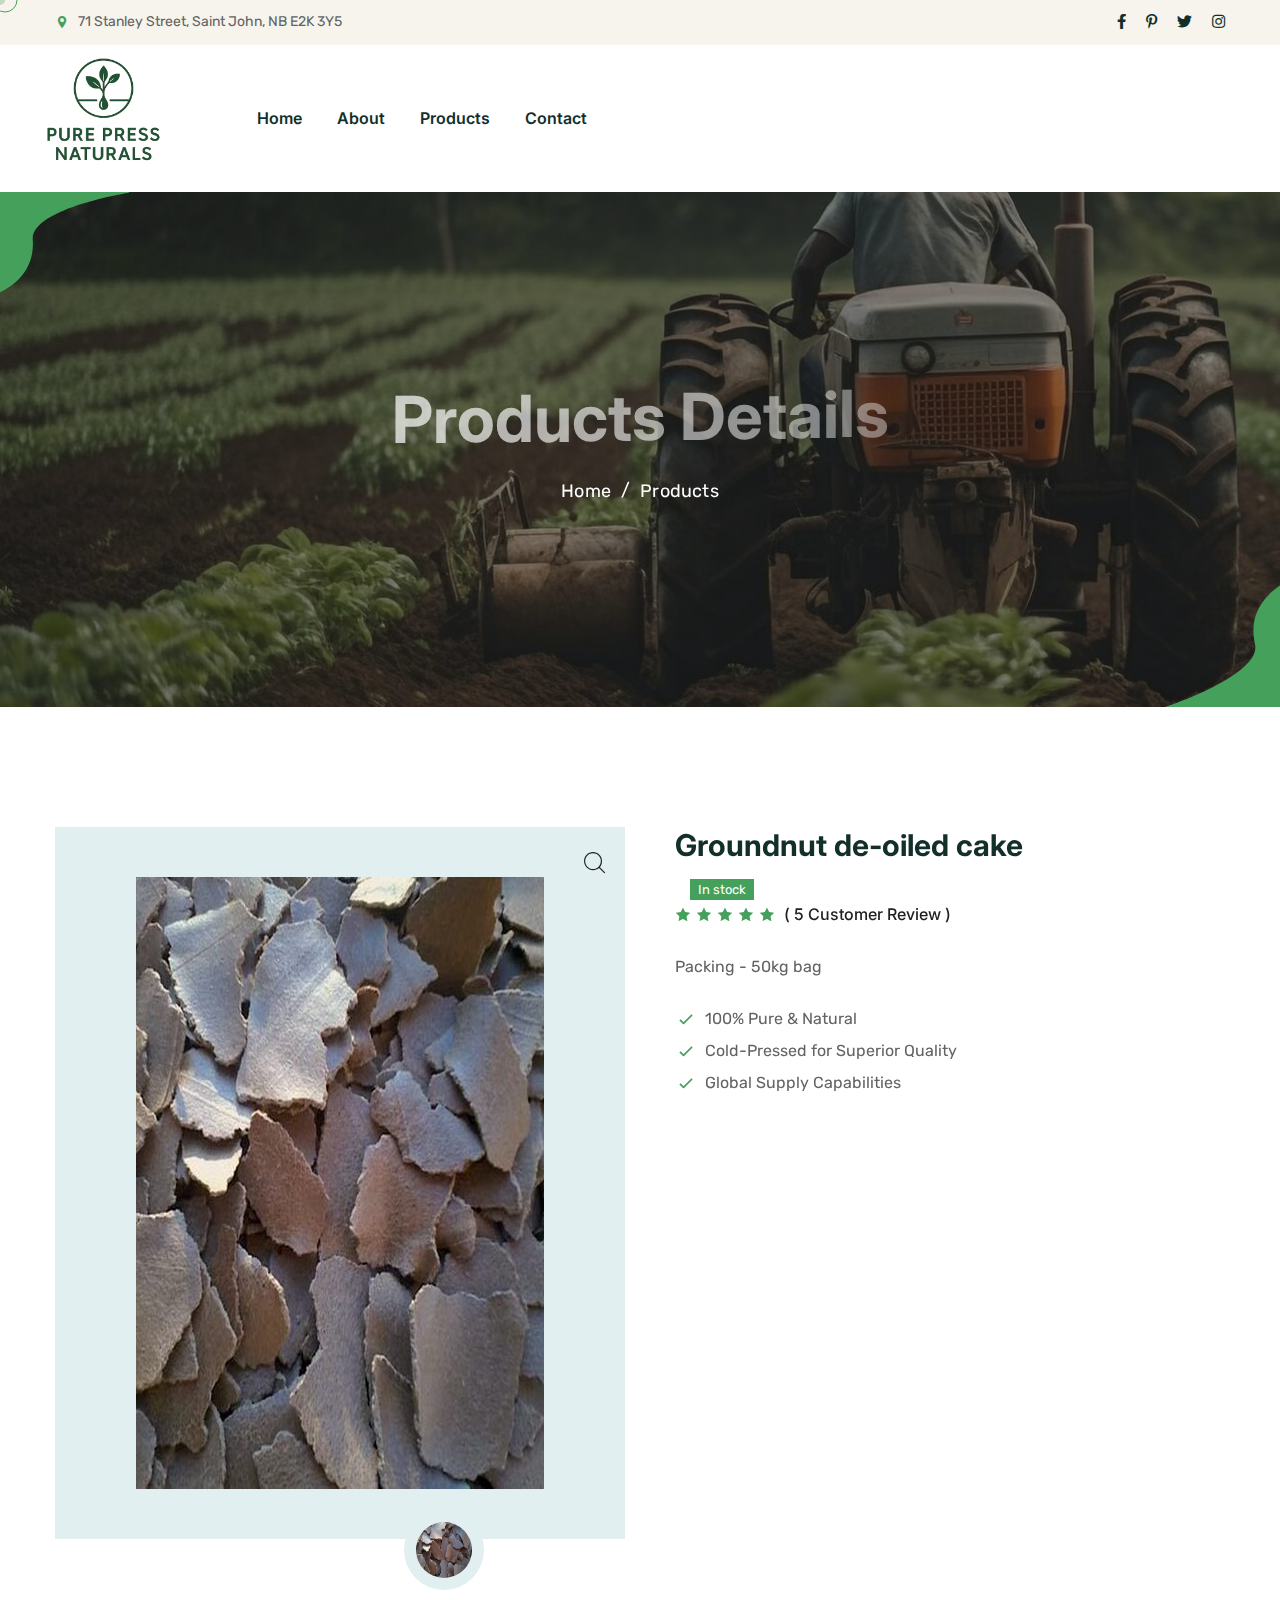
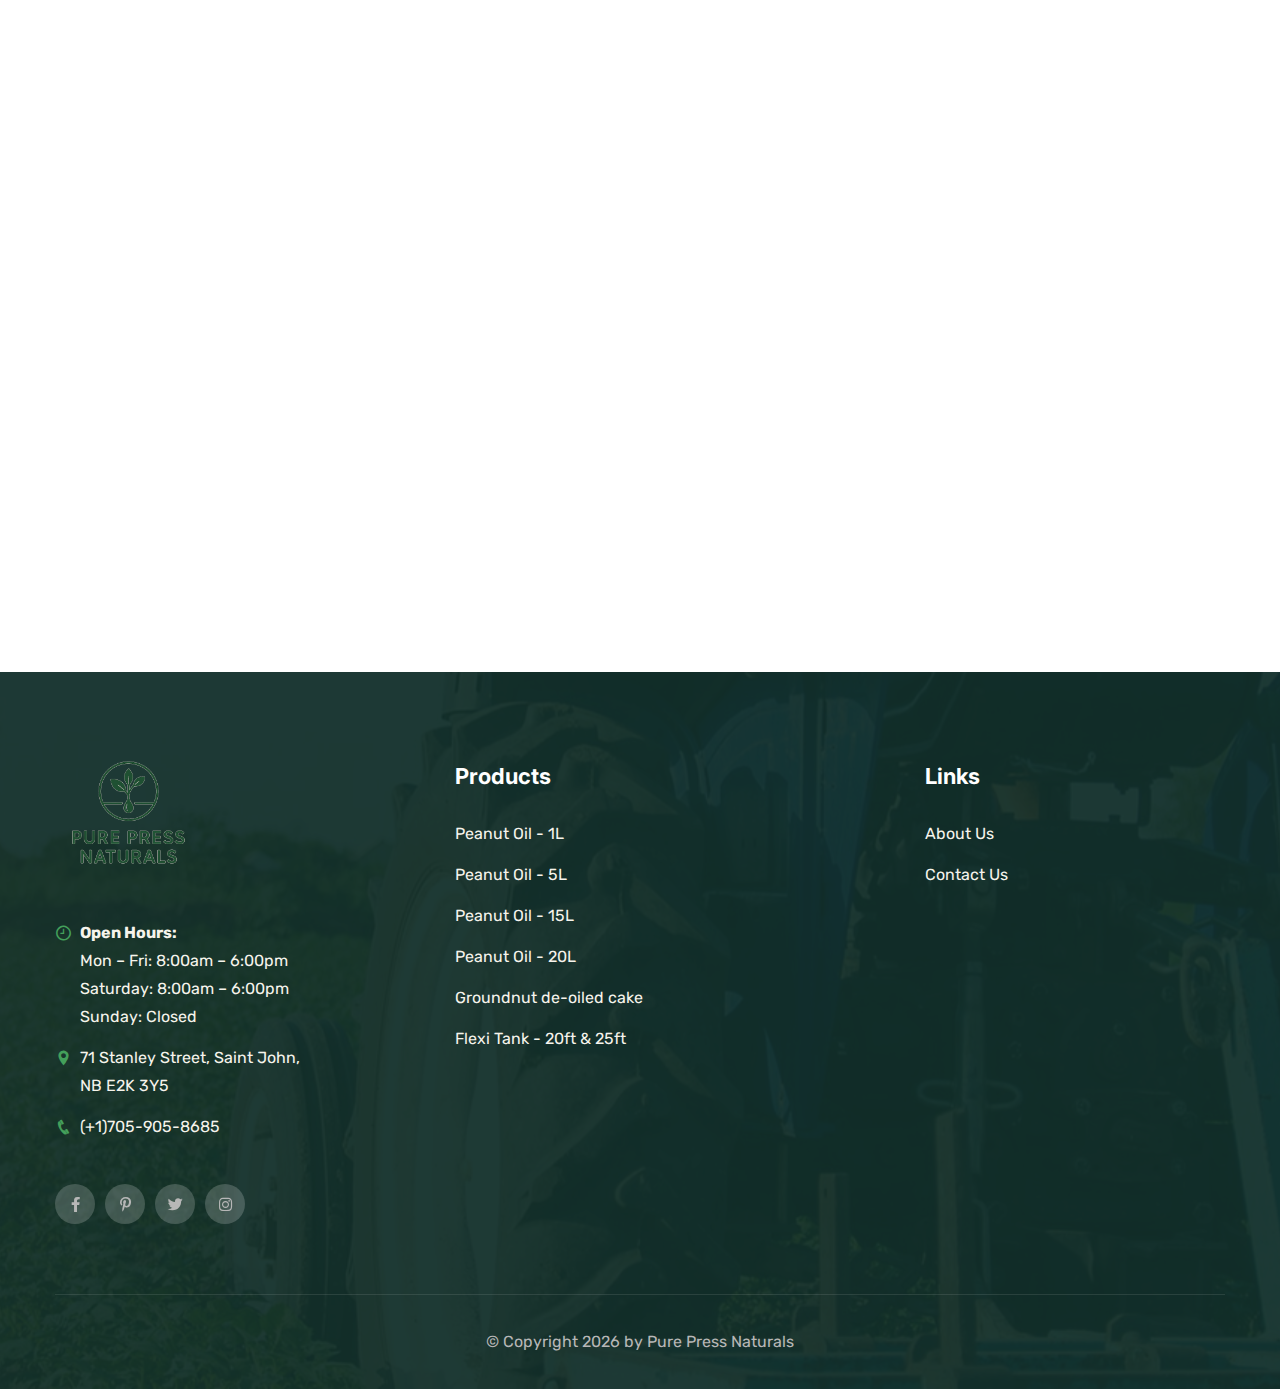
<file: gn-de.html>
<!DOCTYPE html>
<html lang="en">
  <head>
    <meta charset="UTF-8" />
    <meta name="viewport" content="width=device-width, initial-scale=1.0" />
    <title>Products Details || Pure Press Naturals</title>
    <!-- favicons Icons -->
    <link
      rel="apple-touch-icon"
      sizes="180x180"
      href="assets/images/favicons/favicon.png"
    />
    <link
      rel="icon"
      type="image/png"
      sizes="32x32"
      href="assets/images/favicons/favicon.png"
    />
    <link
      rel="icon"
      type="image/png"
      sizes="16x16"
      href="assets/images/favicons/favicon.png"
    />
    <link rel="manifest" href="assets/images/favicons/site.webmanifest" />
    <meta name="description" />

    <!-- fonts -->
    <link rel="preconnect" href="https://fonts.googleapis.com/" />
    <link rel="preconnect" href="https://fonts.gstatic.com/" crossorigin />
    <link
      href="https://fonts.googleapis.com/css2?family=Inter:wght@100..900&amp;family=Rubik:ital,wght@0,300..900;1,300..900&amp;display=swap"
      rel="stylesheet"
    />

    <link
      rel="stylesheet"
      href="assets/vendors/bootstrap/css/bootstrap.min.css"
    />
    <link
      rel="stylesheet"
      href="assets/vendors/bootstrap-select/bootstrap-select.min.css"
    />
    <link rel="stylesheet" href="assets/vendors/animate/animate.min.css" />
    <link rel="stylesheet" href="assets/vendors/fontawesome/css/all.min.css" />
    <link rel="stylesheet" href="assets/vendors/icofont/icofont.min.css" />
    <link rel="stylesheet" href="assets/vendors/jquery-ui/jquery-ui.css" />
    <link rel="stylesheet" href="assets/vendors/jarallax/jarallax.css" />
    <link
      rel="stylesheet"
      href="assets/vendors/jquery-magnific-popup/jquery.magnific-popup.css"
    />
    <link
      rel="stylesheet"
      href="assets/vendors/nouislider/nouislider.min.css"
    />
    <link
      rel="stylesheet"
      href="assets/vendors/nouislider/nouislider.pips.css"
    />
    <link rel="stylesheet" href="assets/vendors/tiny-slider/tiny-slider.css" />
    <link rel="stylesheet" href="assets/vendors/slick/slick.css" />
    <link rel="stylesheet" href="assets/vendors/alefox-icons/style.css" />
    <link
      rel="stylesheet"
      href="assets/vendors/owl-carousel/css/owl.carousel.min.css"
    />
    <link
      rel="stylesheet"
      href="assets/vendors/owl-carousel/css/owl.theme.default.min.css"
    />

    <!-- template styles -->
    <link rel="stylesheet" href="assets/css/alefox.css" />
  </head>

  <body class="custom-cursor">
    <div class="custom-cursor__cursor"></div>
    <div class="custom-cursor__cursor-two"></div>

    <div class="preloader">
      <div
        class="preloader__image"
        style="background-image: url(assets/images/loader.png)"
      ></div>
    </div>
    <!-- /.preloader -->
    <div class="page-wrapper">
      <div class="topbar-one">
        <div class="container">
          <div class="topbar-one__inner">
            <ul class="list-unstyled topbar-one__info">
              <li class="topbar-one__info__item">
                <i class="icofont-location-pin topbar-one__info__icon"></i>
                71 Stanley Street, Saint John, NB E2K 3Y5
              </li>
            </ul>
            <!-- /.list-unstyled topbar-one__info -->
            <div class="topbar-one__right">
              <div class="topbar-one__social">
                <a href="https://facebook.com/">
                  <i class="fab fa-facebook-f" aria-hidden="true"></i>
                  <span class="sr-only">Facebook</span>
                </a>
                <a href="https://pinterest.com/">
                  <i class="fab fa-pinterest-p" aria-hidden="true"></i>
                  <span class="sr-only">Pinterest</span>
                </a>
                <a href="https://twitter.com/">
                  <i class="fab fa-twitter" aria-hidden="true"></i>
                  <span class="sr-only">Twitter</span>
                </a>
                <a href="https://instagram.com/">
                  <i class="fab fa-instagram" aria-hidden="true"></i>
                  <span class="sr-only">Instagram</span>
                </a>
              </div>
              <!-- /.topbar-one__social -->
            </div>
            <!-- /.topbar-one__right -->
          </div>
          <!-- /.topbar-one__inner -->
        </div>
        <!-- /.container-fluid -->
      </div>
      <!-- /.topbar-one -->

      <header class="main-header sticky-header sticky-header--normal">
        <div class="container-fluid">
          <div class="main-header__inner">
            <div class="main-header__logo">
              <a href="index.html">
                <img
                  src="assets/images/unnamed.png"
                  alt="Pure Press Naturals"
                  width="147"
                />
              </a>
            </div>
            <!-- /.main-header__logo -->

            <nav class="main-header__nav main-menu">
              <ul class="main-menu__list">
                <li>
                  <a href="index.html">Home</a>
                </li>

                <li>
                  <a href="about.html">About</a>
                </li>
                <li>
                  <a href="products.html">Products</a>
                </li>
                <li>
                  <a href="contact.html">Contact</a>
                </li>
              </ul>
            </nav>
            <!-- /.main-header__nav -->
            <div class="main-header__right">
              <div class="mobile-nav__btn mobile-nav__toggler">
                <span></span>
                <span></span>
                <span></span>
              </div>
              <!-- /.mobile-nav__toggler -->

              <!-- /.search-toggler -->
              <div class="main-header__right__border"></div>
              <div class="main-header__call">
                <div class="main-header__call__icon">
                  <span class="icon-phone-call-two"></span>
                </div>
                <div class="main-header__call__title">Requesting a Call:</div>
                <a class="main-header__call__text" href="tel:(+1)705-905-8685"
                  >(+1)705-905-8685</a
                >
              </div>
              <!-- /. main-header__info -->
            </div>
            <!-- /.main-header__right -->
          </div>
          <!-- /.main-header__inner -->
        </div>
        <!-- /.container-fluid -->
      </header>
      <!-- /.main-header -->
      <section class="page-header">
        <div class="page-header__shape-left"></div>
        <div class="page-header__shape-right"></div>
        <div class="page-header__bg"></div>
        <!-- /.page-header__bg -->
        <div class="container">
          <h2 class="page-header__title bw-split-in-down">Products Details</h2>
          <ul class="alefox-breadcrumb list-unstyled">
            <li><a href="index.html">Home</a></li>
            <li><span>Products</span></li>
          </ul>
          <!-- /.thm-breadcrumb list-unstyled -->
        </div>
        <!-- /.container -->
      </section>
      <!-- /.page-header -->

      <section class="product-details">
        <div class="container">
          <!-- /.product-details -->
          <div class="row">
            <div
              class="col-lg-6 col-xl-6 wow fadeInLeft"
              data-wow-delay="200ms"
            >
              <div class="product-details__gallery">
                <div class="product-details__gallery__flash">
                  <!-- <span class="product-details__gallery__flash__off"
                    >20% Off</span
                  > -->
                </div>
                <div
                  class="product-details__carousel alefox-slick__carousel"
                  data-slick-options='{
						"slidesToShow": 1,
						"slidesToScroll": 1,
						"asNavFor": ".product-details__carousel-thumb",
						"autoplay": false,
						"infinite": false,
						"dots": false,
						"centerPadding": 0,
						"arrows": false,
						"nextArrow": "<button class=\"next\"><i class=\"icon-right-arrow-two1\"></i></button>",
						"prevArrow": "<button class=\"prev\"><i class=\"icon-right-arrow-two\"></i></button>"
						}'
                >
                  <div class="item">
                    <div class="product-details__gallery__image">
                      <img
                        src="assets/images/products/cake.jpg"
                        alt="Pure Press Naturals"
                      />
                      <a
                        class="img-popup"
                        href="assets/images/products/cake.jpg"
                        ><span class="icon-magnifying-glass"></span></a
                      ><!-- /.product-image -->
                    </div>
                  </div>
                  <!-- item -->
                </div>
                <ul
                  class="product-details__carousel-thumb alefox-slick__carousel"
                  data-slick-options='{
						"slidesToShow": 3,
						"slidesToScroll": 1,
						"autoplay": true,
						"infinite": true,
						"centerMode": true,
						"asNavFor": ".product-details__carousel",
						"focusOnSelect": true,
						"dots": false,
						"centerPadding": 0,
						"arrows": false
						}'
                >
                  <li role="presentation">
                    <div class="item">
                      <span class="product-details__meta-thumb"
                        ><img
                          src="assets/images/products/cake.jpg"
                          alt="Pure Press Naturals"
                      /></span>
                    </div>
                  </li>

                  <!-- Testimonial Item -->
                </ul>
                <!-- Testimonial Thumb -->
              </div>
            </div>
            <!-- /.column -->
            <div
              class="col-lg-6 col-xl-6 wow fadeInRight"
              data-wow-delay="300ms"
            >
              <div class="product-details__content">
                <h3 class="product-details__title">Groundnut de-oiled cake</h3>
                <!-- /.product-title -->
                <div class="product-details__price">
                  <!-- <span class="product-details__price__regular">$80.00</span>
                  <span class="product-details__price__offer">$200.00</span> -->
                  <span class="product-details__price__stock">In stock</span>
                </div>
                <!-- /.product-price -->
                <div class="product-details__review">
                  <span class="icofont-star"></span>
                  <span class="icofont-star"></span>
                  <span class="icofont-star"></span>
                  <span class="icofont-star"></span>
                  <span class="icofont-star"></span>
                  <a href="gn-de.html">( 5 Customer Review )</a>
                </div>
                <!-- /.review-ratings -->
                <div class="product-details__excerpt">Packing - 50kg bag</div>
                <!-- /.excerp-text -->
                <ul class="product-details__feature">
                  <li>
                    <span class="product-details__feature__icon"
                      ><i class="icofont-check-alt"></i></span
                    >100% Pure & Natural
                  </li>
                  <li>
                    <span class="product-details__feature__icon"
                      ><i class="icofont-check-alt"></i></span
                    >Cold-Pressed for Superior Quality
                  </li>
                  <li>
                    <span class="product-details__feature__icon"
                      ><i class="icofont-check-alt"></i></span
                    >Global Supply Capabilities
                  </li>
                </ul>
                <div class="product-details__qty">
                  <!-- <div class="product-details__quantity">
                    <h3 class="product-details__quantity__title">Quantity</h3>
                    <div class="quantity-box">
                      <button type="button" class="sub">
                        <i class="icofont-thin-down"></i>
                      </button>
                      <input type="text" id="1" value="1" />
                      <button type="button" class="add">
                        <i class="icofont-thin-up"></i>
                      </button>
                    </div>
                  </div> -->
                  <!-- /.quantity -->
                  <!-- <div class="product-details__buttons">
                    <a href="cart.html" class="alefox-btn">
                      <span class="alefox-btn__item"></span>
                      <span class="alefox-btn__item"></span>
                      <span class="alefox-btn__item"></span>
                      <span class="alefox-btn__item"></span>
                      Add to Cart
                    </a>
                    <a
                      href="wishlist.html"
                      class="product-details__buttons__wishlist"
                      ><i class="far fa-heart"></i
                    ></a>
                  </div> -->
                  <!-- /.qty-btn -->
                </div>
                <!-- <ul class="product-details__info">
                  <li>
                    <span class="product-details__info__icon"
                      ><i class="icofont-check-alt"></i></span
                    ><strong>Estimated Delivery:</strong> 60-60 days Ships to
                    Bangladesh
                  </li>
                  <li>
                    <span class="product-details__info__icon"
                      ><i class="icofont-check-alt"></i></span
                    ><strong>Free Shipping:</strong> From China to Bangladesh
                    via Super Economy Global
                  </li>
                </ul> -->
                <!-- <div class="product-details__socials">
                  <h4 class="product-details__socials__title">Share:</h4>

                  <a href="https://facebook.com/">
                    <i class="fab fa-facebook-f" aria-hidden="true"></i>
                    <span class="sr-only">Facebook</span>
                  </a>
                  <a href="https://pinterest.com/">
                    <i class="fab fa-pinterest-p" aria-hidden="true"></i>
                    <span class="sr-only">Pinterest</span>
                  </a>
                  <a href="https://twitter.com/">
                    <i class="fab fa-twitter" aria-hidden="true"></i>
                    <span class="sr-only">Twitter</span>
                  </a>
                  <a href="https://instagram.com/">
                    <i class="fab fa-instagram" aria-hidden="true"></i>
                    <span class="sr-only">Instagram</span>
                  </a>
                </div> -->
                <!-- /.social-share -->
              </div>
            </div>
          </div>
          <!-- /.product-details -->
          <!-- /.product-description -->
          <div
            class="product-details__description wow fadeInUp"
            data-wow-delay="300ms"
          >
            <h3 class="product-details__description__title">Description</h3>
            <p class="product-details__description__text">
              There are many variations of passages of Lorem Ipsum available,
              but the majority have suffered alteration in some form, by
              injected humour randomised words which don look even slightly
              believable. If you are going to use a passage of Lorem Ipsum,bean
              you need to be sure there isn't anything embarrassing hidden in
              the middle of text. All the Lorem Ipsum generators on the Internet
              tend to repeat predefined chunks necessary, making this the first
              true generator on the Internet.
            </p>
            <ul class="list-unstyled product-details__description__lists">
              <li>
                <span class="icon-check-mark"></span>There are many variations
                of pass available.
              </li>
              <li>
                <span class="icon-check-mark"></span>Accelerate innovation with
                world-class Food
              </li>
              <li>
                <span class="icon-check-mark"></span>Organic Return Policy Money
                back guarantee
              </li>
              <li>
                <span class="icon-check-mark"></span>We provide truly prominent
                organic policy.
              </li>
              <li>
                <span class="icon-check-mark"></span>Atiam rhoncus sit amet adip
                scing sed ipsum.
              </li>
              <li>
                <span class="icon-check-mark"></span>This honcus sit amet adip
                scing sed ipsum.
              </li>
            </ul>
            <p class="product-details__description__text">
              Polor sit amet, consectetuer adipiscing elit. Morbi commodo, ipsum
              sed pharetra gravida, orci magna rhoncus neque, id pulvinar odio
              lorem non turpis. Nullam sit amet enim. Suspendisse id velit vitae
              ligula volutpat condimentum. Aliquam erat volutpat. Sed quis
              velit. Nulla facilisi. Nulla libero. Vivamus pharetra posuere
              sapien.
            </p>
          </div>
          <!-- /.product-description -->
          <!-- /.product-comment -->

          <!-- /.product-comment -->
          <!-- /.product-comment-form -->

          <!-- /.product-comment-form -->
        </div>
      </section>
      <!-- Products End -->

      <footer class="main-footer background-black">
        <div
          class="main-footer__bg background-black"
          style="
            background-image: url(assets/images/backgrounds/footer-bg-1-1.jpg);
          "
        ></div>
        <!-- /.main-footer__bg -->
        <div class="main-footer__top">
          <div class="container">
            <div class="row">
              <div class="col-md-6 col-xl-4">
                <div class="footer-widget footer-widget--about">
                  <a href="index.html" class="footer-widget__logo">
                    <img
                      src="assets/images/unnamed.png"
                      width="147"
                      alt="Pure Press Naturals"
                    />
                  </a>
                  <ul class="list-unstyled footer-widget__info">
                    <li>
                      <span class="footer-widget__info__icon"
                        ><i class="icofont-clock-time"></i
                      ></span>
                      <div class="footer-widget__info__content">
                        <strong>Open Hours:</strong><br />
                        Mon – Fri: 8:00am – 6:00pm<br />
                        Saturday: 8:00am – 6:00pm<br />
                        Sunday: Closed
                      </div>
                    </li>
                    <li>
                      <span class="footer-widget__info__icon"
                        ><i class="icofont-location-pin"></i
                      ></span>
                      71 Stanley Street, Saint John, NB E2K 3Y5
                    </li>
                    <li>
                      <span class="footer-widget__info__icon"
                        ><i class="icofont-phone"></i
                      ></span>
                      <a href="tel:(+1)705-905-8685">(+1)705-905-8685</a>
                    </li>
                  </ul>
                  <!-- /.list-unstyled -->
                  <div class="footer-widget__social">
                    <a href="https://facebook.com/">
                      <i class="fab fa-facebook-f" aria-hidden="true"></i>
                      <span class="sr-only">Facebook</span>
                    </a>
                    <a href="https://pinterest.com/">
                      <i class="fab fa-pinterest-p" aria-hidden="true"></i>
                      <span class="sr-only">Pinterest</span>
                    </a>
                    <a href="https://twitter.com/">
                      <i class="fab fa-twitter" aria-hidden="true"></i>
                      <span class="sr-only">Twitter</span>
                    </a>
                    <a href="https://instagram.com/">
                      <i class="fab fa-instagram" aria-hidden="true"></i>
                      <span class="sr-only">Instagram</span>
                    </a>
                  </div>
                  <!-- /.footer-widget__social -->
                </div>
                <!-- /.footer-widget -->
              </div>
              <!-- /.col-md-6 -->
              <div class="col-md-6 col-xl-5">
                <div class="footer-widget footer-widget--links">
                  <h2 class="footer-widget__title">Products</h2>
                  <!-- /.footer-widget__title -->
                  <ul class="list-unstyled footer-widget__links">
                    <li><a href="peanut-oil.html">Peanut Oil - 1L</a></li>
                    <li>
                      <a href="peanut-oil.html">Peanut Oil - 5L</a>
                    </li>
                    <li>
                      <a href="peanut-oil.html">Peanut Oil - 15L</a>
                    </li>
                    <li>
                      <a href="peanut-oil.html">Peanut Oil - 20L</a>
                    </li>
                    <li>
                      <a href="gn-de.html">Groundnut de-oiled cake</a>
                    </li>
                    <li>
                      <a href="flexi-tank.html">Flexi Tank - 20ft & 25ft</a>
                    </li>
                  </ul>
                  <!-- /.list-unstyled footer-widget__links -->
                </div>
              </div>
              <!-- /.col-md-6 -->
              <div class="col-md-6 col-xl-3">
                <div
                  class="footer-widget footer-widget--links footer-widget--links-two"
                >
                  <h2 class="footer-widget__title">Links</h2>
                  <!-- /.footer-widget__title -->
                  <ul class="list-unstyled footer-widget__links">
                    <li><a href="about.html">About Us</a></li>
                    <li><a href="contact.html">Contact Us</a></li>
                  </ul>
                  <!-- /.list-unstyled footer-widget__links -->
                </div>
                <!-- /.footer-widget -->
              </div>
              <!-- /.col-md-6 -->
            </div>
            <!-- /.row -->
          </div>
          <!-- /.container -->
        </div>
        <!-- /.main-footer__top -->
        <div class="main-footer__bottom">
          <div class="container">
            <div class="main-footer__bottom__inner">
              <p class="main-footer__copyright">
                &copy; Copyright <span class="dynamic-year"></span> by Pure
                Press Naturals
              </p>
            </div>
            <!-- /.main-footer__inner -->
          </div>
          <!-- /.container -->
        </div>
        <!-- /.main-footer__bottom -->
      </footer>
      <!-- /.main-footer -->
    </div>
    <!-- /.page-wrapper -->

    <div class="mobile-nav__wrapper">
      <div class="mobile-nav__overlay mobile-nav__toggler"></div>
      <!-- /.mobile-nav__overlay -->
      <div class="mobile-nav__content">
        <span class="mobile-nav__close mobile-nav__toggler"
          ><i class="fa fa-times"></i
        ></span>

        <div class="logo-box">
          <a href="index.html" aria-label="logo image"
            ><img src="assets/images/unnamed.png" width="155" alt=""
          /></a>
        </div>
        <!-- /.logo-box -->
        <div class="mobile-nav__container"></div>
        <!-- /.mobile-nav__container -->

        <ul class="mobile-nav__contact list-unstyled">
          <li>
            <i class="fa fa-envelope"></i>
            <a href="mailto:needhelp@test.com">needhelp@test.com</a>
          </li>
          <li>
            <i class="fa fa-phone-alt"></i>
            <a href="tel:666-888-0000">666 888 0000</a>
          </li>
        </ul>
        <!-- /.mobile-nav__contact -->
        <div class="mobile-nav__social">
          <a href="https://facebook.com/">
            <i class="fab fa-facebook-f" aria-hidden="true"></i>
            <span class="sr-only">Facebook</span>
          </a>
          <a href="https://pinterest.com/">
            <i class="fab fa-pinterest-p" aria-hidden="true"></i>
            <span class="sr-only">Pinterest</span>
          </a>
          <a href="https://twitter.com/">
            <i class="fab fa-twitter" aria-hidden="true"></i>
            <span class="sr-only">Twitter</span>
          </a>
          <a href="https://instagram.com/">
            <i class="fab fa-instagram" aria-hidden="true"></i>
            <span class="sr-only">Instagram</span>
          </a>
        </div>
        <!-- /.mobile-nav__social -->
      </div>
      <!-- /.mobile-nav__content -->
    </div>
    <!-- /.mobile-nav__wrapper -->
    <div class="search-popup">
      <div class="search-popup__overlay search-toggler"></div>
      <!-- /.search-popup__overlay -->
      <div class="search-popup__content">
        <form role="search" method="get" class="search-popup__form" action="#">
          <input type="text" id="search" placeholder="Search Here..." />
          <button type="submit" aria-label="search submit" class="alefox-btn">
            <span><i class="icon-magnifying-glass"></i></span>
          </button>
        </form>
      </div>
      <!-- /.search-popup__content -->
    </div>
    <!-- /.search-popup -->
    <!-- Sidebar One Start -->
    <aside class="sidebar-one">
      <div class="sidebar-one__overlay"></div>
      <!-- /.siderbar-ovarlay -->
      <div class="sidebar-one__content">
        <div class="sidebar-one__close"><i class="icofont-close-line"></i></div>
        <!-- /.siderbar-close -->
        <div class="sidebar-one__logo">
          <a href="index.html" aria-label="logo image"
            ><img src="assets/images/unnamed.png" alt="Careox HTML" width="147"
          /></a>
        </div>
        <!-- /.sidebar-one__logo-box -->
        <p class="sidebar-one__text">
          Mauris ut enim sit amet lacus ornare ullamcor. Praesent placerat nequ
          puru rhoncu tincidunt odio ultrices. Sed feugiat feugiat felis.
        </p>
        <h4 class="sidebar-one__title">Contact Info:</h4>
        <ul class="sidebar-one__info">
          <li>
            <span class="fas fa-map-marker-alt"></span>
            85 Ketch Harbour RoadBensalem, PA 19020
          </li>
          <li>
            <span class="fas fa-envelope"></span>
            <a href="mailto:needhelp@company.com">needhelp@company.com</a>
          </li>
          <li>
            <span class="fas fa-phone-alt"></span>
            <a href="tel:09969569535">099 695 695 35</a>
          </li>
        </ul>
        <div class="sidebar-one__social">
          <a href="https://facebook.com/">
            <i class="fab fa-facebook-f" aria-hidden="true"></i>
            <span class="sr-only">Facebook</span>
          </a>
          <a href="https://pinterest.com/">
            <i class="fab fa-pinterest-p" aria-hidden="true"></i>
            <span class="sr-only">Pinterest</span>
          </a>
          <a href="https://twitter.com/">
            <i class="fab fa-twitter" aria-hidden="true"></i>
            <span class="sr-only">Twitter</span>
          </a>
          <a href="https://instagram.com/">
            <i class="fab fa-instagram" aria-hidden="true"></i>
            <span class="sr-only">Instagram</span>
          </a>
        </div>
        <!-- /sidebar-one__socila -->
        <h4 class="sidebar-one__title">Newsletter:</h4>
        <form
          action="#"
          data-url="MAILCHIMP_FORM_URL"
          class="sidebar-one__newsletter mc-form"
        >
          <input type="text" name="EMAIL" placeholder="Email address" />
          <button type="submit" class="fas fa-paper-plane">
            <span class="sr-only">submit</span
            ><!-- /.sr-only -->
          </button>
        </form>
        <!-- /.footer-widget__newsletter mc-form -->
      </div>
      <!-- /.sidebar__content -->
    </aside>
    <!-- Sidebar One Start -->

    <!-- back-to-top-start -->
    <a href="#" class="scroll-top">
      <svg
        class="scroll-top__circle"
        width="100%"
        height="100%"
        viewBox="-1 -1 102 102"
      >
        <path d="M50,1 a49,49 0 0,1 0,98 a49,49 0 0,1 0,-98" />
      </svg>
    </a>
    <!-- back-to-top-end -->

    <script src="assets/vendors/jquery/jquery-3.7.0.min.js"></script>
    <script src="assets/vendors/bootstrap/js/bootstrap.bundle.min.js"></script>
    <script src="assets/vendors/bootstrap-select/bootstrap-select.min.js"></script>
    <script src="assets/vendors/jarallax/jarallax.min.js"></script>
    <script src="assets/vendors/jquery-ui/jquery-ui.js"></script>
    <script src="assets/vendors/jquery-ajaxchimp/jquery.ajaxchimp.min.js"></script>
    <script src="assets/vendors/jquery-appear/jquery.appear.min.js"></script>
    <script src="assets/vendors/jquery-circle-progress/jquery.circle-progress.min.js"></script>
    <script src="assets/vendors/jquery-magnific-popup/jquery.magnific-popup.min.js"></script>
    <script src="assets/vendors/jquery-validate/jquery.validate.min.js"></script>
    <script src="assets/vendors/nouislider/nouislider.min.js"></script>
    <script src="assets/vendors/tiny-slider/tiny-slider.js"></script>
    <script src="assets/vendors/wnumb/wNumb.min.js"></script>
    <script src="assets/vendors/owl-carousel/js/owl.carousel.min.js"></script>
    <script src="assets/vendors/wow/wow.js"></script>
    <script src="assets/vendors/imagesloaded/imagesloaded.min.js"></script>
    <script src="assets/vendors/isotope/isotope.js"></script>
    <script src="assets/vendors/slick/slick.min.js"></script>
    <script src="assets/vendors/countdown/countdown.min.js"></script>
    <script src="assets/vendors/jquery-circleType/jquery.circleType.js"></script>
    <script src="assets/vendors/jquery-lettering/jquery.lettering.min.js"></script>
    <script src="assets/vendors/progress-bar/knob.js"></script>
    <!-- gsap js -->
    <script src="assets/vendors/gsap/gsap.js"></script>
    <script src="assets/vendors/gsap/scrolltrigger.min.js"></script>
    <script src="assets/vendors/gsap/splittext.min.js"></script>
    <script src="assets/vendors/gsap/alefox-split.js"></script>
    <!-- template js -->
    <script src="assets/js/alefox.js"></script>
  </body>
</html>
</file>
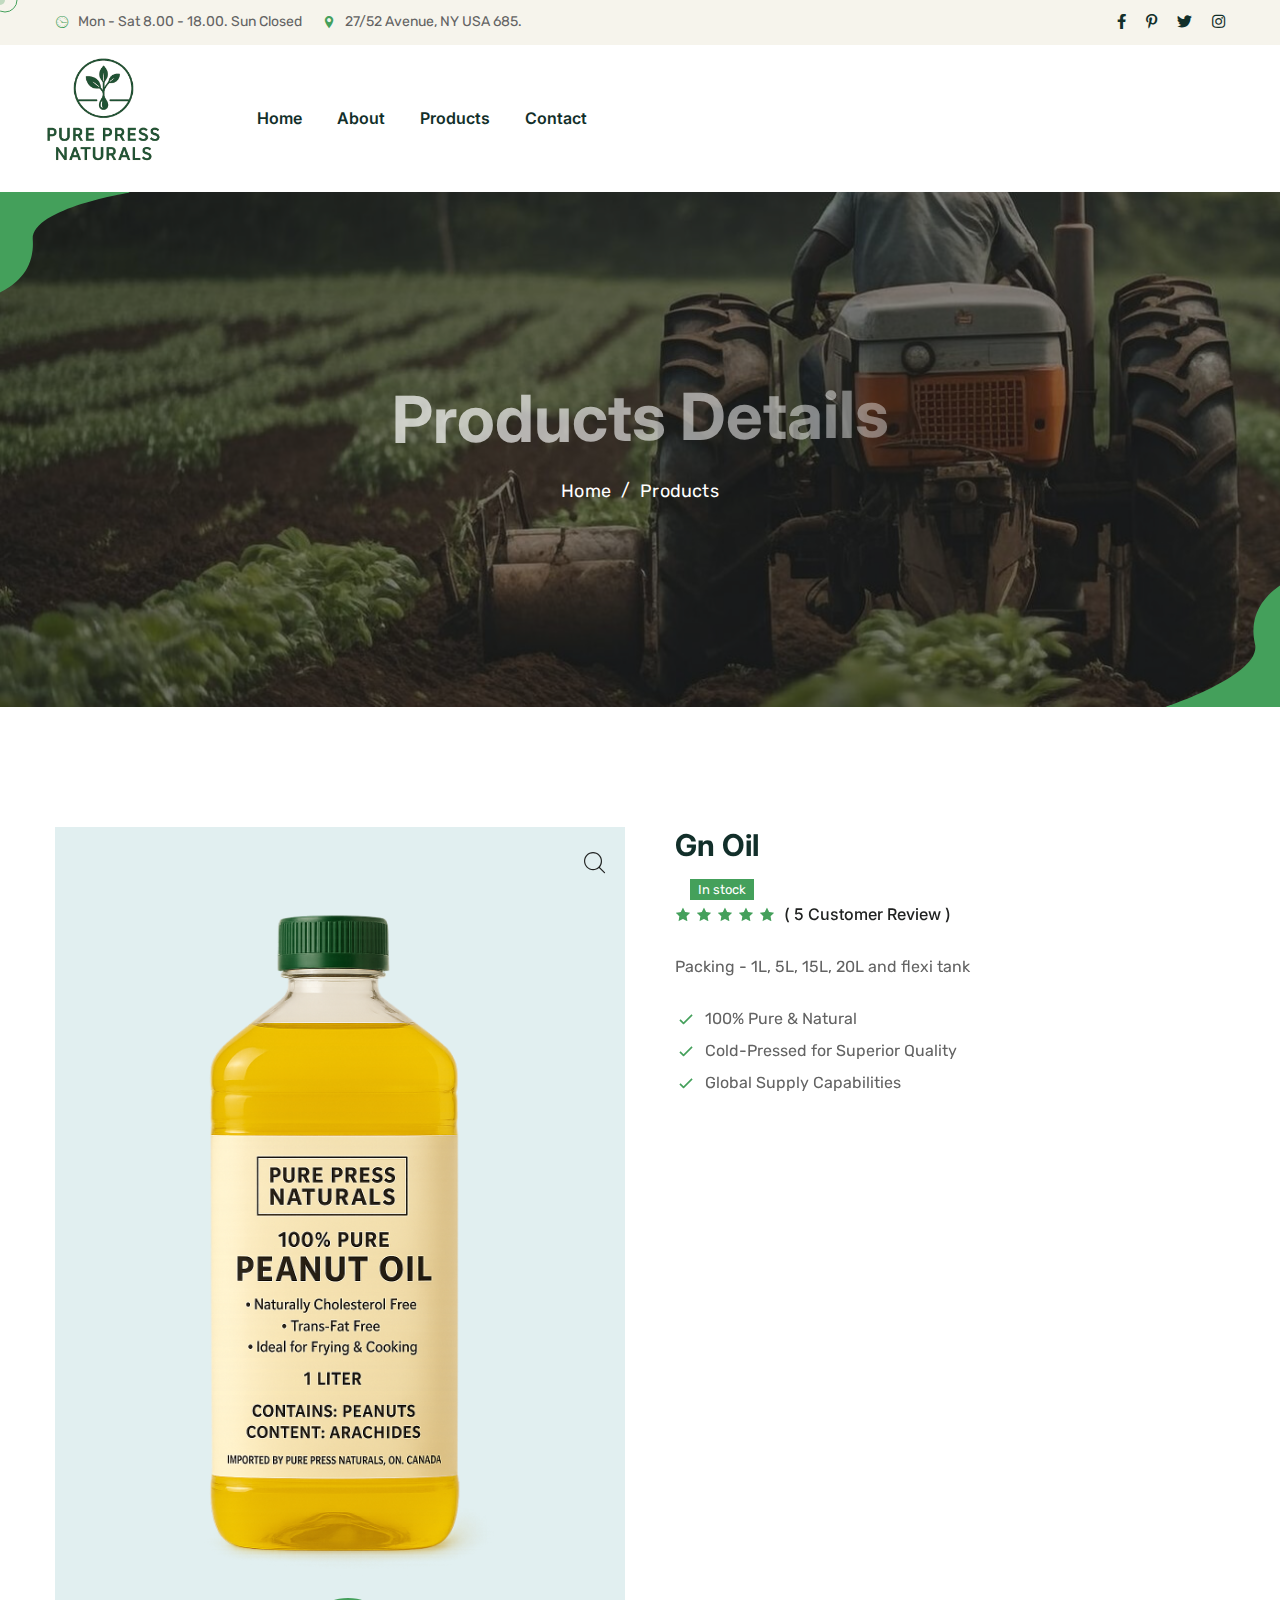
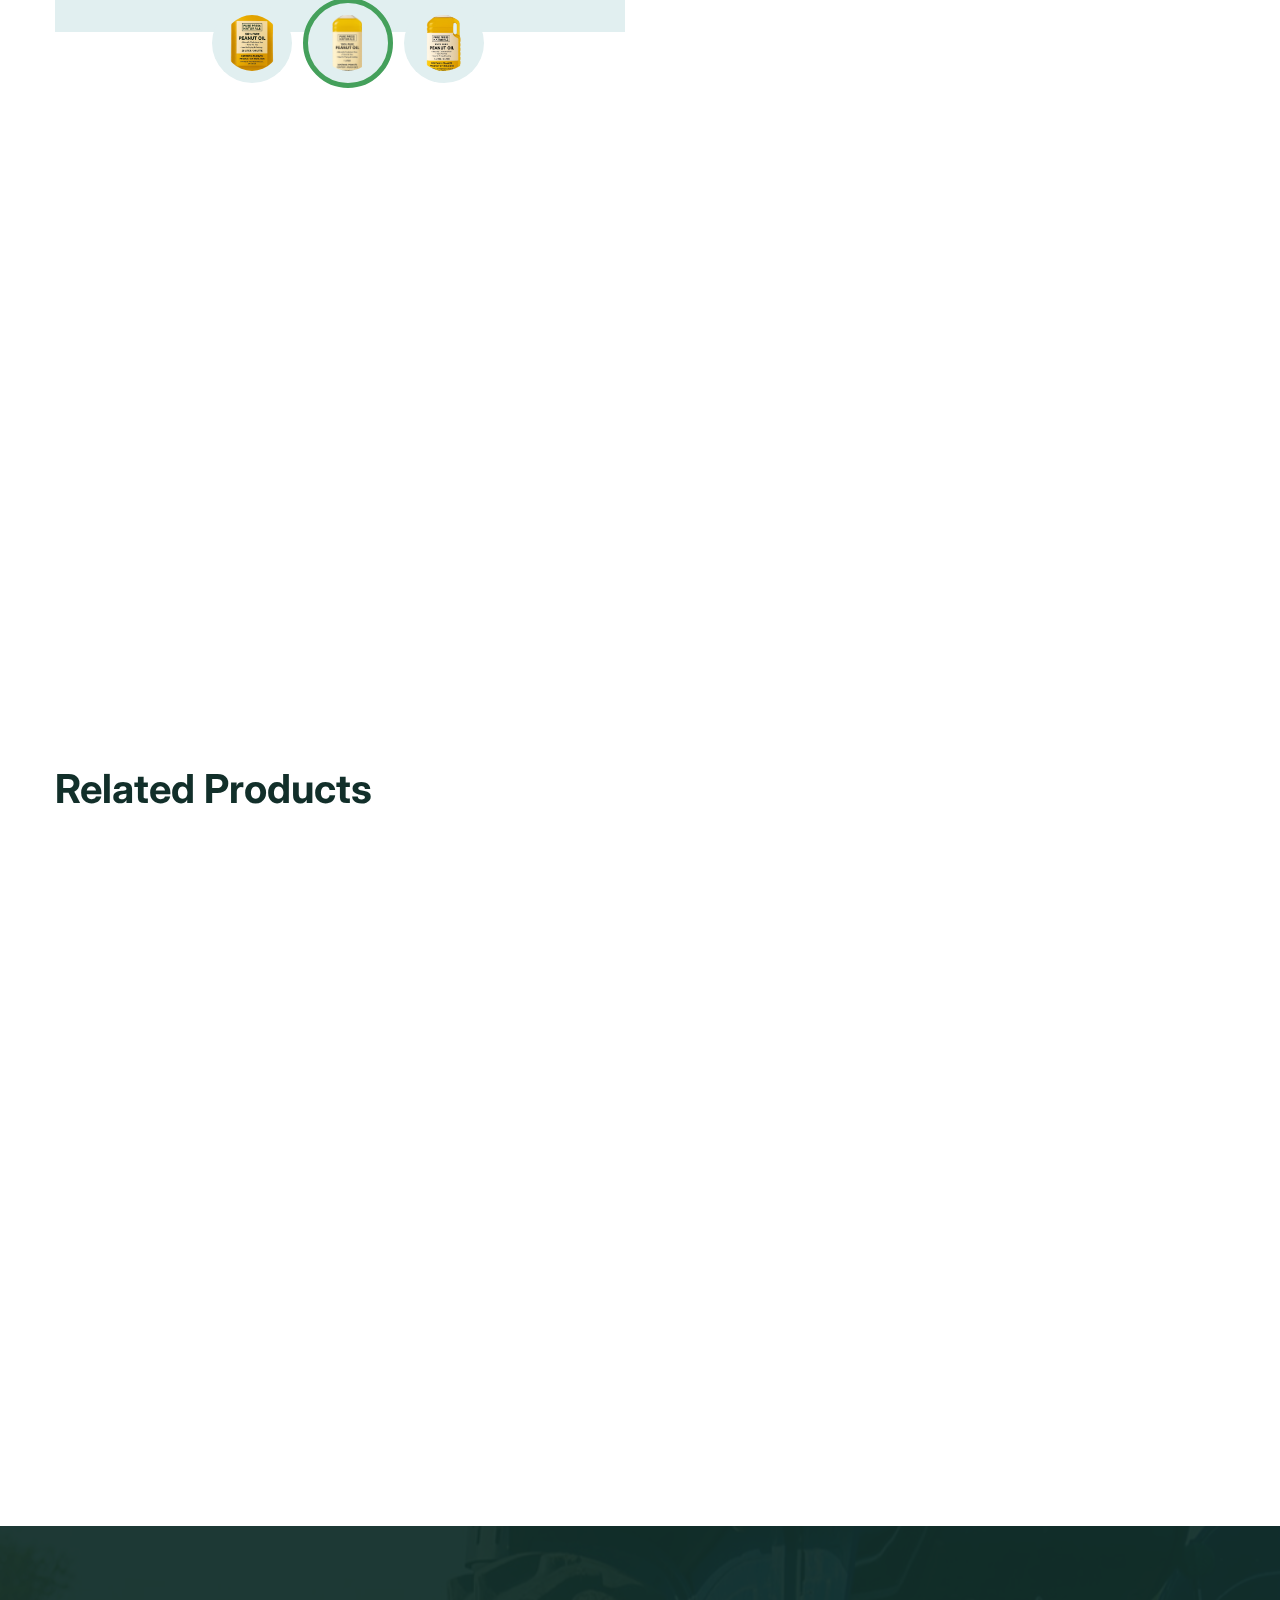
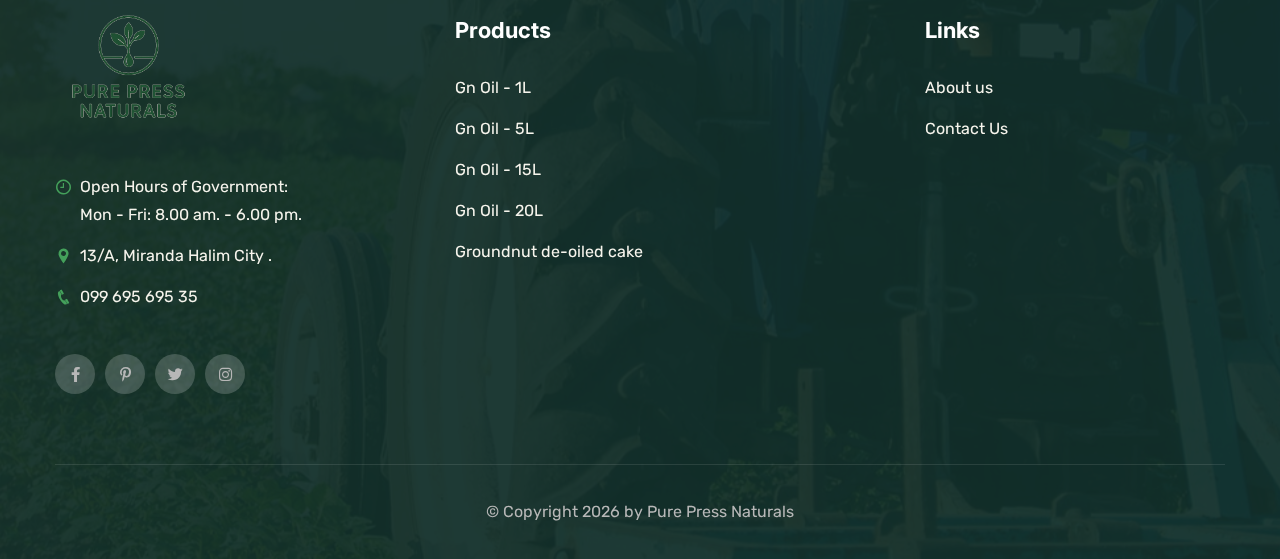
<file: gn-oil.html>
<!DOCTYPE html>
<html lang="en">
  <head>
    <meta charset="UTF-8" />
    <meta name="viewport" content="width=device-width, initial-scale=1.0" />
    <title>Products Details || Pure Press Naturals</title>
    <!-- favicons Icons -->
    <link
      rel="apple-touch-icon"
      sizes="180x180"
      href="assets/images/favicons/favicon.png"
    />
    <link
      rel="icon"
      type="image/png"
      sizes="32x32"
      href="assets/images/favicons/favicon.png"
    />
    <link
      rel="icon"
      type="image/png"
      sizes="16x16"
      href="assets/images/favicons/favicon.png"
    />
    <link rel="manifest" href="assets/images/favicons/site.webmanifest" />
    <meta
      name="description"
      content="Alefox is a modern HTML Template for agriculture field, farm, farmers, eco solutions and organic food products. Alefox HTML Template perfectly fit for all the green initiatives of the farming communities websites and businesses."
    />

    <!-- fonts -->
    <link rel="preconnect" href="https://fonts.googleapis.com/" />
    <link rel="preconnect" href="https://fonts.gstatic.com/" crossorigin />
    <link
      href="https://fonts.googleapis.com/css2?family=Inter:wght@100..900&amp;family=Rubik:ital,wght@0,300..900;1,300..900&amp;display=swap"
      rel="stylesheet"
    />

    <link
      rel="stylesheet"
      href="assets/vendors/bootstrap/css/bootstrap.min.css"
    />
    <link
      rel="stylesheet"
      href="assets/vendors/bootstrap-select/bootstrap-select.min.css"
    />
    <link rel="stylesheet" href="assets/vendors/animate/animate.min.css" />
    <link rel="stylesheet" href="assets/vendors/fontawesome/css/all.min.css" />
    <link rel="stylesheet" href="assets/vendors/icofont/icofont.min.css" />
    <link rel="stylesheet" href="assets/vendors/jquery-ui/jquery-ui.css" />
    <link rel="stylesheet" href="assets/vendors/jarallax/jarallax.css" />
    <link
      rel="stylesheet"
      href="assets/vendors/jquery-magnific-popup/jquery.magnific-popup.css"
    />
    <link
      rel="stylesheet"
      href="assets/vendors/nouislider/nouislider.min.css"
    />
    <link
      rel="stylesheet"
      href="assets/vendors/nouislider/nouislider.pips.css"
    />
    <link rel="stylesheet" href="assets/vendors/tiny-slider/tiny-slider.css" />
    <link rel="stylesheet" href="assets/vendors/slick/slick.css" />
    <link rel="stylesheet" href="assets/vendors/alefox-icons/style.css" />
    <link
      rel="stylesheet"
      href="assets/vendors/owl-carousel/css/owl.carousel.min.css"
    />
    <link
      rel="stylesheet"
      href="assets/vendors/owl-carousel/css/owl.theme.default.min.css"
    />

    <!-- template styles -->
    <link rel="stylesheet" href="assets/css/alefox.css" />
  </head>

  <body class="custom-cursor">
    <div class="custom-cursor__cursor"></div>
    <div class="custom-cursor__cursor-two"></div>

    <div class="preloader">
      <div
        class="preloader__image"
        style="background-image: url(assets/images/loader.png)"
      ></div>
    </div>
    <!-- /.preloader -->
    <div class="page-wrapper">
      <div class="topbar-one">
        <div class="container">
          <div class="topbar-one__inner">
            <ul class="list-unstyled topbar-one__info">
              <li class="topbar-one__info__item">
                <i class="icofont-wall-clock topbar-one__info__icon"></i>
                Mon - Sat 8.00 - 18.00. Sun Closed
              </li>
              <li class="topbar-one__info__item">
                <i class="icofont-location-pin topbar-one__info__icon"></i>
                27/52 Avenue, NY USA 685.
              </li>
            </ul>
            <!-- /.list-unstyled topbar-one__info -->
            <div class="topbar-one__right">
              <div class="topbar-one__social">
                <a href="https://facebook.com/">
                  <i class="fab fa-facebook-f" aria-hidden="true"></i>
                  <span class="sr-only">Facebook</span>
                </a>
                <a href="https://pinterest.com/">
                  <i class="fab fa-pinterest-p" aria-hidden="true"></i>
                  <span class="sr-only">Pinterest</span>
                </a>
                <a href="https://twitter.com/">
                  <i class="fab fa-twitter" aria-hidden="true"></i>
                  <span class="sr-only">Twitter</span>
                </a>
                <a href="https://instagram.com/">
                  <i class="fab fa-instagram" aria-hidden="true"></i>
                  <span class="sr-only">Instagram</span>
                </a>
              </div>
              <!-- /.topbar-one__social -->
            </div>
            <!-- /.topbar-one__right -->
          </div>
          <!-- /.topbar-one__inner -->
        </div>
        <!-- /.container-fluid -->
      </div>
      <!-- /.topbar-one -->

      <header class="main-header sticky-header sticky-header--normal">
        <div class="container-fluid">
          <div class="main-header__inner">
            <div class="main-header__logo">
              <a href="index.html">
                <img
                  src="assets/images/unnamed.png"
                  alt="Alefox HTML"
                  width="147"
                />
              </a>
            </div>
            <!-- /.main-header__logo -->

            <nav class="main-header__nav main-menu">
              <ul class="main-menu__list">
                <li>
                  <a href="index.html">Home</a>
                </li>

                <li>
                  <a href="about.html">About</a>
                </li>
                <li>
                  <a href="products.html">Products</a>
                </li>
                <li>
                  <a href="contact.html">Contact</a>
                </li>
              </ul>
            </nav>
            <!-- /.main-header__nav -->
            <div class="main-header__right">
              <div class="mobile-nav__btn mobile-nav__toggler">
                <span></span>
                <span></span>
                <span></span>
              </div>
              <!-- /.mobile-nav__toggler -->

              <!-- /.search-toggler -->
              <div class="main-header__right__border"></div>
              <div class="main-header__call">
                <div class="main-header__call__icon">
                  <span class="icon-phone-call-two"></span>
                </div>
                <div class="main-header__call__title">Requesting a Call:</div>
                <a class="main-header__call__text" href="tel:88012365499"
                  >+88 0123 654 99</a
                >
              </div>
              <!-- /. main-header__info -->
            </div>
            <!-- /.main-header__right -->
          </div>
          <!-- /.main-header__inner -->
        </div>
        <!-- /.container-fluid -->
      </header>
      <!-- /.main-header -->
      <section class="page-header">
        <div class="page-header__shape-left"></div>
        <div class="page-header__shape-right"></div>
        <div class="page-header__bg"></div>
        <!-- /.page-header__bg -->
        <div class="container">
          <h2 class="page-header__title bw-split-in-down">Products Details</h2>
          <ul class="alefox-breadcrumb list-unstyled">
            <li><a href="index.html">Home</a></li>
            <li><span>Products</span></li>
          </ul>
          <!-- /.thm-breadcrumb list-unstyled -->
        </div>
        <!-- /.container -->
      </section>
      <!-- /.page-header -->

      <section class="product-details">
        <div class="container">
          <!-- /.product-details -->
          <div class="row">
            <div
              class="col-lg-6 col-xl-6 wow fadeInLeft"
              data-wow-delay="200ms"
            >
              <div class="product-details__gallery">
                <div class="product-details__gallery__flash">
                  <!-- <span class="product-details__gallery__flash__off"
                    >20% Off</span
                  > -->
                </div>
                <div
                  class="product-details__carousel alefox-slick__carousel"
                  data-slick-options='{
						"slidesToShow": 1,
						"slidesToScroll": 1,
						"asNavFor": ".product-details__carousel-thumb",
						"autoplay": true,
						"infinite": true,
						"dots": false,
						"centerPadding": 0,
						"arrows": false,
						"nextArrow": "<button class=\"next\"><i class=\"icon-right-arrow-two1\"></i></button>",
						"prevArrow": "<button class=\"prev\"><i class=\"icon-right-arrow-two\"></i></button>"
						}'
                >
                  <div class="item">
                    <div class="product-details__gallery__image">
                      <img
                        src="assets/images/products/product-1-1.png"
                        alt="alefox"
                      />
                      <a
                        class="img-popup"
                        href="assets/images/products/product-1-1.png"
                        ><span class="icon-magnifying-glass"></span></a
                      ><!-- /.product-image -->
                    </div>
                  </div>
                  <!-- item -->
                  <div class="item">
                    <div class="product-details__gallery__image">
                      <img src="assets/images/products/5L.png" alt="alefox" />
                      <a class="img-popup" href="assets/images/products/5L.png"
                        ><span class="icon-magnifying-glass"></span></a
                      ><!-- /.product-image -->
                    </div>
                  </div>
                  <!-- item -->
                  <div class="item">
                    <div class="product-details__gallery__image">
                      <img src="assets/images/products/15L.png" alt="alefox" />
                      <a class="img-popup" href="assets/images/products/15L.png"
                        ><span class="icon-magnifying-glass"></span></a
                      ><!-- /.product-image -->
                    </div>
                  </div>
                  <!-- item -->
                  <div class="item">
                    <div class="product-details__gallery__image">
                      <img src="assets/images/products/20L.png" alt="alefox" />
                      <a class="img-popup" href="assets/images/products/20L.png"
                        ><span class="icon-magnifying-glass"></span></a
                      ><!-- /.product-image -->
                    </div>
                  </div>
                  <!-- item -->
                </div>
                <ul
                  class="product-details__carousel-thumb alefox-slick__carousel"
                  data-slick-options='{
						"slidesToShow": 3,
						"slidesToScroll": 1,
						"autoplay": true,
						"infinite": true,
						"centerMode": true,
						"asNavFor": ".product-details__carousel",
						"focusOnSelect": true,
						"dots": false,
						"centerPadding": 0,
						"arrows": false
						}'
                >
                  <li role="presentation">
                    <div class="item">
                      <span class="product-details__meta-thumb"
                        ><img
                          src="assets/images/products/product-1-1.png"
                          alt="alefox"
                      /></span>
                    </div>
                  </li>
                  <!-- Testimonial Item -->
                  <li role="presentation">
                    <div class="item">
                      <span class="product-details__meta-thumb"
                        ><img src="assets/images/products/5L.png" alt="alefox"
                      /></span>
                    </div>
                  </li>
                  <!-- Testimonial Item -->
                  <li role="presentation">
                    <div class="item">
                      <span class="product-details__meta-thumb"
                        ><img src="assets/images/products/15L.png" alt="alefox"
                      /></span>
                    </div>
                  </li>
                  <!-- Testimonial Item -->
                  <li role="presentation">
                    <div class="item">
                      <span class="product-details__meta-thumb"
                        ><img src="assets/images/products/20L.png" alt="alefox"
                      /></span>
                    </div>
                  </li>
                  <!-- Testimonial Item -->
                </ul>
                <!-- Testimonial Thumb -->
              </div>
            </div>
            <!-- /.column -->
            <div
              class="col-lg-6 col-xl-6 wow fadeInRight"
              data-wow-delay="300ms"
            >
              <div class="product-details__content">
                <h3 class="product-details__title">Gn Oil</h3>
                <!-- /.product-title -->
                <div class="product-details__price">
                  <!-- <span class="product-details__price__regular">$80.00</span>
                  <span class="product-details__price__offer">$200.00</span> -->
                  <span class="product-details__price__stock">In stock</span>
                </div>
                <!-- /.product-price -->
                <div class="product-details__review">
                  <span class="icofont-star"></span>
                  <span class="icofont-star"></span>
                  <span class="icofont-star"></span>
                  <span class="icofont-star"></span>
                  <span class="icofont-star"></span>
                  <a href="product-details.html">( 5 Customer Review )</a>
                </div>
                <!-- /.review-ratings -->
                <div class="product-details__excerpt">
                  Packing - 1L, 5L, 15L, 20L and flexi tank
                </div>
                <!-- /.excerp-text -->
                <ul class="product-details__feature">
                  <li>
                    <span class="product-details__feature__icon"
                      ><i class="icofont-check-alt"></i></span
                    >100% Pure & Natural
                  </li>
                  <li>
                    <span class="product-details__feature__icon"
                      ><i class="icofont-check-alt"></i></span
                    >Cold-Pressed for Superior Quality
                  </li>
                  <li>
                    <span class="product-details__feature__icon"
                      ><i class="icofont-check-alt"></i></span
                    >Global Supply Capabilities
                  </li>
                </ul>
                <div class="product-details__qty">
                  <!-- <div class="product-details__quantity">
                    <h3 class="product-details__quantity__title">Quantity</h3>
                    <div class="quantity-box">
                      <button type="button" class="sub">
                        <i class="icofont-thin-down"></i>
                      </button>
                      <input type="text" id="1" value="1" />
                      <button type="button" class="add">
                        <i class="icofont-thin-up"></i>
                      </button>
                    </div>
                  </div> -->
                  <!-- /.quantity -->
                  <!-- <div class="product-details__buttons">
                    <a href="cart.html" class="alefox-btn">
                      <span class="alefox-btn__item"></span>
                      <span class="alefox-btn__item"></span>
                      <span class="alefox-btn__item"></span>
                      <span class="alefox-btn__item"></span>
                      Add to Cart
                    </a>
                    <a
                      href="wishlist.html"
                      class="product-details__buttons__wishlist"
                      ><i class="far fa-heart"></i
                    ></a>
                  </div> -->
                  <!-- /.qty-btn -->
                </div>
                <!-- <ul class="product-details__info">
                  <li>
                    <span class="product-details__info__icon"
                      ><i class="icofont-check-alt"></i></span
                    ><strong>Estimated Delivery:</strong> 60-60 days Ships to
                    Bangladesh
                  </li>
                  <li>
                    <span class="product-details__info__icon"
                      ><i class="icofont-check-alt"></i></span
                    ><strong>Free Shipping:</strong> From China to Bangladesh
                    via Super Economy Global
                  </li>
                </ul> -->
                <!-- <div class="product-details__socials">
                  <h4 class="product-details__socials__title">Share:</h4>

                  <a href="https://facebook.com/">
                    <i class="fab fa-facebook-f" aria-hidden="true"></i>
                    <span class="sr-only">Facebook</span>
                  </a>
                  <a href="https://pinterest.com/">
                    <i class="fab fa-pinterest-p" aria-hidden="true"></i>
                    <span class="sr-only">Pinterest</span>
                  </a>
                  <a href="https://twitter.com/">
                    <i class="fab fa-twitter" aria-hidden="true"></i>
                    <span class="sr-only">Twitter</span>
                  </a>
                  <a href="https://instagram.com/">
                    <i class="fab fa-instagram" aria-hidden="true"></i>
                    <span class="sr-only">Instagram</span>
                  </a>
                </div> -->
                <!-- /.social-share -->
              </div>
            </div>
          </div>
          <!-- /.product-details -->
          <!-- /.product-description -->
          <div
            class="product-details__description wow fadeInUp"
            data-wow-delay="300ms"
          >
            <h3 class="product-details__description__title">Description</h3>
            <p class="product-details__description__text">
              There are many variations of passages of Lorem Ipsum available,
              but the majority have suffered alteration in some form, by
              injected humour randomised words which don look even slightly
              believable. If you are going to use a passage of Lorem Ipsum,bean
              you need to be sure there isn't anything embarrassing hidden in
              the middle of text. All the Lorem Ipsum generators on the Internet
              tend to repeat predefined chunks necessary, making this the first
              true generator on the Internet.
            </p>
            <ul class="list-unstyled product-details__description__lists">
              <li>
                <span class="icon-check-mark"></span>There are many variations
                of pass available.
              </li>
              <li>
                <span class="icon-check-mark"></span>Accelerate innovation with
                world-class Food
              </li>
              <li>
                <span class="icon-check-mark"></span>Organic Return Policy Money
                back guarantee
              </li>
              <li>
                <span class="icon-check-mark"></span>We provide truly prominent
                organic policy.
              </li>
              <li>
                <span class="icon-check-mark"></span>Atiam rhoncus sit amet adip
                scing sed ipsum.
              </li>
              <li>
                <span class="icon-check-mark"></span>This honcus sit amet adip
                scing sed ipsum.
              </li>
            </ul>
            <p class="product-details__description__text">
              Polor sit amet, consectetuer adipiscing elit. Morbi commodo, ipsum
              sed pharetra gravida, orci magna rhoncus neque, id pulvinar odio
              lorem non turpis. Nullam sit amet enim. Suspendisse id velit vitae
              ligula volutpat condimentum. Aliquam erat volutpat. Sed quis
              velit. Nulla facilisi. Nulla libero. Vivamus pharetra posuere
              sapien.
            </p>
          </div>
          <!-- /.product-description -->
          <!-- /.product-comment -->

          <!-- /.product-comment -->
          <!-- /.product-comment-form -->

          <!-- /.product-comment-form -->
        </div>
      </section>
      <!-- Products End -->

      <section class="related-product">
        <div class="container">
          <h3 class="related-product__title">Related Products</h3>
          <div class="row">
            <div class="col-lg-12">
              <div
                class="related-product__carousel alefox-owl__carousel alefox-owl__carousel--with-shadow alefox-owl__carousel--basic-nav owl-carousel owl-theme"
                data-owl-options='{
						"items": 1,
						"margin": 0,
						"loop": false,
						"smartSpeed": 700,
						"nav": false,
						"navText": ["<span class=\"fa fa-angle-left\"></span>","<span class=\"fa fa-angle-right\"></span>"],
						"dots": false,
						"autoplay": false,
						"responsive": {
							"0": {
								"items": 1
							},
							"576": {
								"items": 2,
								"margin": 30
							},
							"992": {
								"items": 3,
								"margin": 30
							},
							"1200": {
								"items": 4,
								"margin": 30
							}
						}
					}'
              >
                <div class="item">
                  <div
                    class="product__item wow fadeInUp"
                    data-wow-duration="1500ms"
                    data-wow-delay="250ms"
                  >
                    <div class="product__item__img">
                      <img src="assets/images/products/cake.jpg" alt="alefox" />

                      <div class="product__item__btn">
                        <!-- <a href="cart.html"
                          ><i class="icon-shopping-cart"></i
                        ></a>
                        <a href="wishlist.html"><i class="far fa-heart"></i></a> -->
                        <a href="gn-de.html"><i class="fas fa-eye"></i></a>
                      </div>
                    </div>
                    <!-- /.product-image -->
                    <div class="product__item__content">
                      <div class="product__item__cats">
                        <a href="gn-de.html">Groundnut de-oiled cake or DOC</a>
                      </div>
                      <h4 class="product__item__title">
                        <a href="gn-de.html">Packing - 50kg Bag</a>
                      </h4>
                      <!-- /.product-title -->
                      <!-- <div class="product__item__price">$11.00</div> -->
                      <!-- /.product-price -->
                      <div class="product__item__ratings">
                        <span class="icofont-star"></span
                        ><span class="icofont-star"></span
                        ><span class="icofont-star"></span
                        ><span class="icofont-star"></span
                        ><span class="icofont-star"></span>
                      </div>
                      <!-- /.product-ratings -->
                    </div>
                    <!-- /.product-content -->
                  </div>
                  <!-- /.product-item -->
                </div>
                <!-- /.item -->

                <!-- /.item -->
              </div>
              <!-- /.row -->
            </div>
            <!-- /.col-lg-12 -->
          </div>
          <!-- /.row -->
        </div>
        <!-- /.container -->
      </section>
      <!-- /.product-one -->

      <footer class="main-footer background-black">
        <div
          class="main-footer__bg background-black"
          style="
            background-image: url(assets/images/backgrounds/footer-bg-1-1.jpg);
          "
        ></div>
        <!-- /.main-footer__bg -->
        <div class="main-footer__top">
          <div class="container">
            <div class="row">
              <div class="col-md-6 col-xl-4">
                <div class="footer-widget footer-widget--about">
                  <a href="index.html" class="footer-widget__logo">
                    <img
                      src="assets/images/unnamed.png"
                      width="147"
                      alt="Alefox HTML Template"
                    />
                  </a>
                  <ul class="list-unstyled footer-widget__info">
                    <li>
                      <span class="footer-widget__info__icon"
                        ><i class="icofont-clock-time"></i
                      ></span>
                      Open Hours of Government: Mon - Fri: 8.00 am. - 6.00 pm.
                    </li>
                    <li>
                      <span class="footer-widget__info__icon"
                        ><i class="icofont-location-pin"></i
                      ></span>
                      13/A, Miranda Halim City .
                    </li>
                    <li>
                      <span class="footer-widget__info__icon"
                        ><i class="icofont-phone"></i
                      ></span>
                      <a href="tel:09969569535">099 695 695 35</a>
                    </li>
                  </ul>
                  <!-- /.list-unstyled -->
                  <div class="footer-widget__social">
                    <a href="https://facebook.com/">
                      <i class="fab fa-facebook-f" aria-hidden="true"></i>
                      <span class="sr-only">Facebook</span>
                    </a>
                    <a href="https://pinterest.com/">
                      <i class="fab fa-pinterest-p" aria-hidden="true"></i>
                      <span class="sr-only">Pinterest</span>
                    </a>
                    <a href="https://twitter.com/">
                      <i class="fab fa-twitter" aria-hidden="true"></i>
                      <span class="sr-only">Twitter</span>
                    </a>
                    <a href="https://instagram.com/">
                      <i class="fab fa-instagram" aria-hidden="true"></i>
                      <span class="sr-only">Instagram</span>
                    </a>
                  </div>
                  <!-- /.footer-widget__social -->
                </div>
                <!-- /.footer-widget -->
              </div>
              <!-- /.col-md-6 -->
              <div class="col-md-6 col-xl-5">
                <div class="footer-widget footer-widget--links">
                  <h2 class="footer-widget__title">Products</h2>
                  <!-- /.footer-widget__title -->
                  <ul class="list-unstyled footer-widget__links">
                    <li><a href="gn-oil.html">Gn Oil - 1L</a></li>
                    <li>
                      <a href="gn-oil.html">Gn Oil - 5L</a>
                    </li>
                    <li>
                      <a href="gn-oil.html">Gn Oil - 15L</a>
                    </li>
                    <li>
                      <a href="gn-oil.html">Gn Oil - 20L</a>
                    </li>
                    <li>
                      <a href="gn-de.html">Groundnut de-oiled cake</a>
                    </li>
                  </ul>
                  <!-- /.list-unstyled footer-widget__links -->
                </div>
              </div>
              <!-- /.col-md-6 -->
              <div class="col-md-6 col-xl-3">
                <div
                  class="footer-widget footer-widget--links footer-widget--links-two"
                >
                  <h2 class="footer-widget__title">Links</h2>
                  <!-- /.footer-widget__title -->
                  <ul class="list-unstyled footer-widget__links">
                    <li><a href="about.html">About us</a></li>
                    <li><a href="contact.html">Contact Us</a></li>
                  </ul>
                  <!-- /.list-unstyled footer-widget__links -->
                </div>
                <!-- /.footer-widget -->
              </div>
              <!-- /.col-md-6 -->
            </div>
            <!-- /.row -->
          </div>
          <!-- /.container -->
        </div>
        <!-- /.main-footer__top -->
        <div class="main-footer__bottom">
          <div class="container">
            <div class="main-footer__bottom__inner">
              <p class="main-footer__copyright">
                &copy; Copyright <span class="dynamic-year"></span> by Pure
                Press Naturals
              </p>
            </div>
            <!-- /.main-footer__inner -->
          </div>
          <!-- /.container -->
        </div>
        <!-- /.main-footer__bottom -->
      </footer>
      <!-- /.main-footer -->
    </div>
    <!-- /.page-wrapper -->

    <div class="mobile-nav__wrapper">
      <div class="mobile-nav__overlay mobile-nav__toggler"></div>
      <!-- /.mobile-nav__overlay -->
      <div class="mobile-nav__content">
        <span class="mobile-nav__close mobile-nav__toggler"
          ><i class="fa fa-times"></i
        ></span>

        <div class="logo-box">
          <a href="index.html" aria-label="logo image"
            ><img src="assets/images/unnamed.png" width="155" alt=""
          /></a>
        </div>
        <!-- /.logo-box -->
        <div class="mobile-nav__container"></div>
        <!-- /.mobile-nav__container -->

        <ul class="mobile-nav__contact list-unstyled">
          <li>
            <i class="fa fa-envelope"></i>
            <a href="mailto:needhelp@alefox.com">needhelp@alefox.com</a>
          </li>
          <li>
            <i class="fa fa-phone-alt"></i>
            <a href="tel:666-888-0000">666 888 0000</a>
          </li>
        </ul>
        <!-- /.mobile-nav__contact -->
        <div class="mobile-nav__social">
          <a href="https://facebook.com/">
            <i class="fab fa-facebook-f" aria-hidden="true"></i>
            <span class="sr-only">Facebook</span>
          </a>
          <a href="https://pinterest.com/">
            <i class="fab fa-pinterest-p" aria-hidden="true"></i>
            <span class="sr-only">Pinterest</span>
          </a>
          <a href="https://twitter.com/">
            <i class="fab fa-twitter" aria-hidden="true"></i>
            <span class="sr-only">Twitter</span>
          </a>
          <a href="https://instagram.com/">
            <i class="fab fa-instagram" aria-hidden="true"></i>
            <span class="sr-only">Instagram</span>
          </a>
        </div>
        <!-- /.mobile-nav__social -->
      </div>
      <!-- /.mobile-nav__content -->
    </div>
    <!-- /.mobile-nav__wrapper -->
    <div class="search-popup">
      <div class="search-popup__overlay search-toggler"></div>
      <!-- /.search-popup__overlay -->
      <div class="search-popup__content">
        <form role="search" method="get" class="search-popup__form" action="#">
          <input type="text" id="search" placeholder="Search Here..." />
          <button type="submit" aria-label="search submit" class="alefox-btn">
            <span><i class="icon-magnifying-glass"></i></span>
          </button>
        </form>
      </div>
      <!-- /.search-popup__content -->
    </div>
    <!-- /.search-popup -->
    <!-- Sidebar One Start -->
    <aside class="sidebar-one">
      <div class="sidebar-one__overlay"></div>
      <!-- /.siderbar-ovarlay -->
      <div class="sidebar-one__content">
        <div class="sidebar-one__close"><i class="icofont-close-line"></i></div>
        <!-- /.siderbar-close -->
        <div class="sidebar-one__logo">
          <a href="index.html" aria-label="logo image"
            ><img src="assets/images/unnamed.png" alt="Careox HTML" width="147"
          /></a>
        </div>
        <!-- /.sidebar-one__logo-box -->
        <p class="sidebar-one__text">
          Mauris ut enim sit amet lacus ornare ullamcor. Praesent placerat nequ
          puru rhoncu tincidunt odio ultrices. Sed feugiat feugiat felis.
        </p>
        <h4 class="sidebar-one__title">Contact Info:</h4>
        <ul class="sidebar-one__info">
          <li>
            <span class="fas fa-map-marker-alt"></span>
            85 Ketch Harbour RoadBensalem, PA 19020
          </li>
          <li>
            <span class="fas fa-envelope"></span>
            <a href="mailto:needhelp@company.com">needhelp@company.com</a>
          </li>
          <li>
            <span class="fas fa-phone-alt"></span>
            <a href="tel:09969569535">099 695 695 35</a>
          </li>
        </ul>
        <div class="sidebar-one__social">
          <a href="https://facebook.com/">
            <i class="fab fa-facebook-f" aria-hidden="true"></i>
            <span class="sr-only">Facebook</span>
          </a>
          <a href="https://pinterest.com/">
            <i class="fab fa-pinterest-p" aria-hidden="true"></i>
            <span class="sr-only">Pinterest</span>
          </a>
          <a href="https://twitter.com/">
            <i class="fab fa-twitter" aria-hidden="true"></i>
            <span class="sr-only">Twitter</span>
          </a>
          <a href="https://instagram.com/">
            <i class="fab fa-instagram" aria-hidden="true"></i>
            <span class="sr-only">Instagram</span>
          </a>
        </div>
        <!-- /sidebar-one__socila -->
        <h4 class="sidebar-one__title">Newsletter:</h4>
        <form
          action="#"
          data-url="MAILCHIMP_FORM_URL"
          class="sidebar-one__newsletter mc-form"
        >
          <input type="text" name="EMAIL" placeholder="Email address" />
          <button type="submit" class="fas fa-paper-plane">
            <span class="sr-only">submit</span
            ><!-- /.sr-only -->
          </button>
        </form>
        <!-- /.footer-widget__newsletter mc-form -->
      </div>
      <!-- /.sidebar__content -->
    </aside>
    <!-- Sidebar One Start -->

    <!-- back-to-top-start -->
    <a href="#" class="scroll-top">
      <svg
        class="scroll-top__circle"
        width="100%"
        height="100%"
        viewBox="-1 -1 102 102"
      >
        <path d="M50,1 a49,49 0 0,1 0,98 a49,49 0 0,1 0,-98" />
      </svg>
    </a>
    <!-- back-to-top-end -->

    <script src="assets/vendors/jquery/jquery-3.7.0.min.js"></script>
    <script src="assets/vendors/bootstrap/js/bootstrap.bundle.min.js"></script>
    <script src="assets/vendors/bootstrap-select/bootstrap-select.min.js"></script>
    <script src="assets/vendors/jarallax/jarallax.min.js"></script>
    <script src="assets/vendors/jquery-ui/jquery-ui.js"></script>
    <script src="assets/vendors/jquery-ajaxchimp/jquery.ajaxchimp.min.js"></script>
    <script src="assets/vendors/jquery-appear/jquery.appear.min.js"></script>
    <script src="assets/vendors/jquery-circle-progress/jquery.circle-progress.min.js"></script>
    <script src="assets/vendors/jquery-magnific-popup/jquery.magnific-popup.min.js"></script>
    <script src="assets/vendors/jquery-validate/jquery.validate.min.js"></script>
    <script src="assets/vendors/nouislider/nouislider.min.js"></script>
    <script src="assets/vendors/tiny-slider/tiny-slider.js"></script>
    <script src="assets/vendors/wnumb/wNumb.min.js"></script>
    <script src="assets/vendors/owl-carousel/js/owl.carousel.min.js"></script>
    <script src="assets/vendors/wow/wow.js"></script>
    <script src="assets/vendors/imagesloaded/imagesloaded.min.js"></script>
    <script src="assets/vendors/isotope/isotope.js"></script>
    <script src="assets/vendors/slick/slick.min.js"></script>
    <script src="assets/vendors/countdown/countdown.min.js"></script>
    <script src="assets/vendors/jquery-circleType/jquery.circleType.js"></script>
    <script src="assets/vendors/jquery-lettering/jquery.lettering.min.js"></script>
    <script src="assets/vendors/progress-bar/knob.js"></script>
    <!-- gsap js -->
    <script src="assets/vendors/gsap/gsap.js"></script>
    <script src="assets/vendors/gsap/scrolltrigger.min.js"></script>
    <script src="assets/vendors/gsap/splittext.min.js"></script>
    <script src="assets/vendors/gsap/alefox-split.js"></script>
    <!-- template js -->
    <script src="assets/js/alefox.js"></script>
  </body>
</html>
</file>
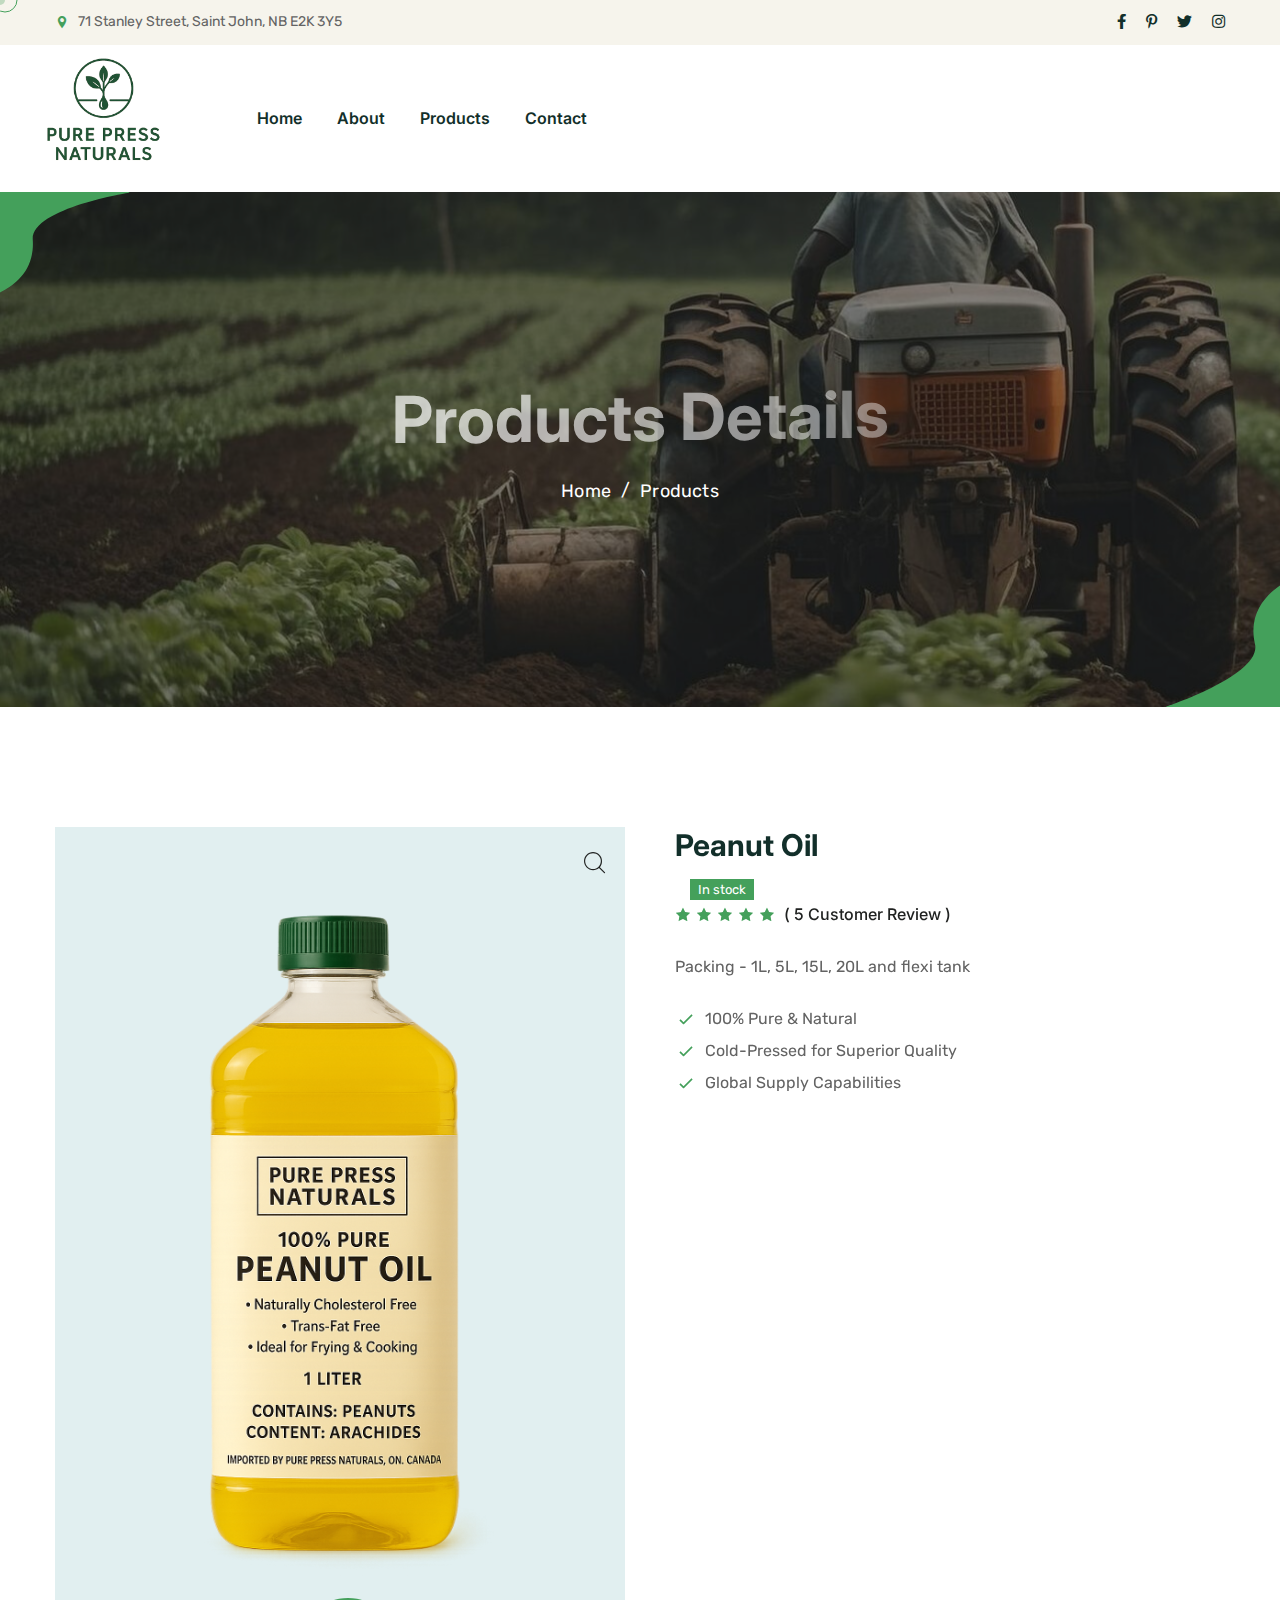
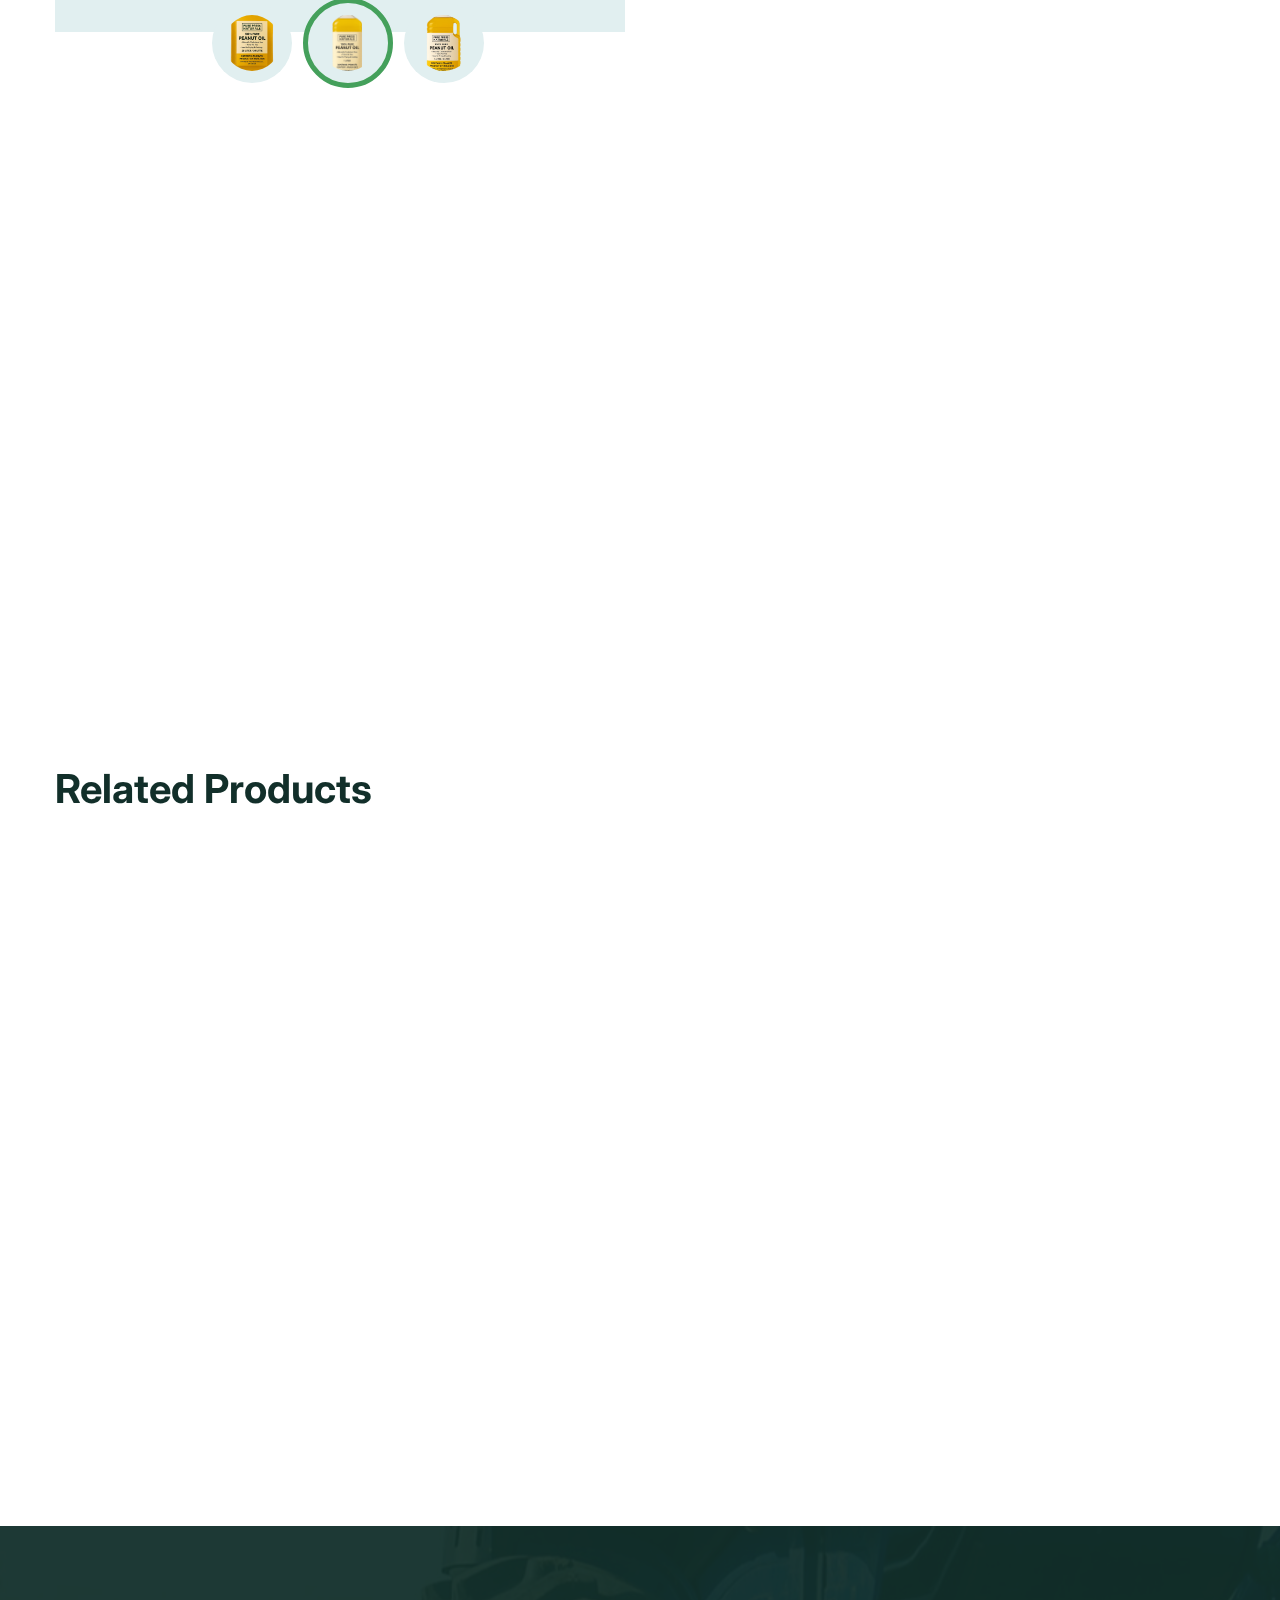
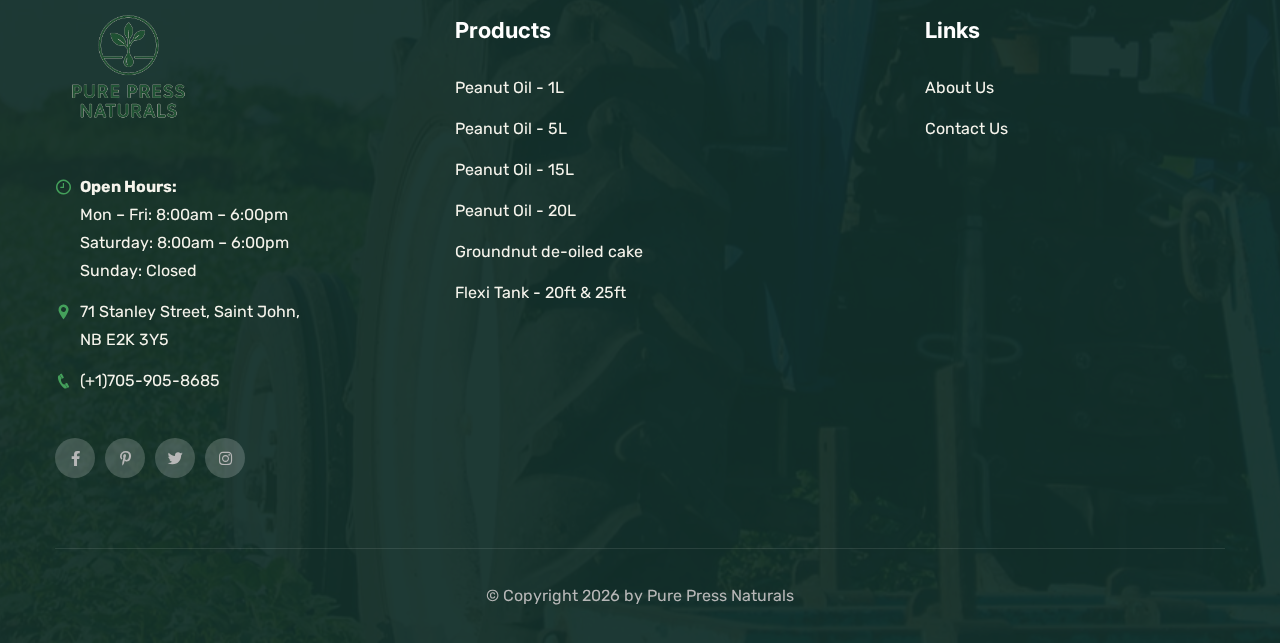
<file: peanut-oil.html>
<!DOCTYPE html>
<html lang="en">
  <head>
    <meta charset="UTF-8" />
    <meta name="viewport" content="width=device-width, initial-scale=1.0" />
    <title>Products Details || Pure Press Naturals</title>
    <!-- favicons Icons -->
    <link
      rel="apple-touch-icon"
      sizes="180x180"
      href="assets/images/favicons/favicon.png"
    />
    <link
      rel="icon"
      type="image/png"
      sizes="32x32"
      href="assets/images/favicons/favicon.png"
    />
    <link
      rel="icon"
      type="image/png"
      sizes="16x16"
      href="assets/images/favicons/favicon.png"
    />
    <link rel="manifest" href="assets/images/favicons/site.webmanifest" />
    <meta name="description" />

    <!-- fonts -->
    <link rel="preconnect" href="https://fonts.googleapis.com/" />
    <link rel="preconnect" href="https://fonts.gstatic.com/" crossorigin />
    <link
      href="https://fonts.googleapis.com/css2?family=Inter:wght@100..900&amp;family=Rubik:ital,wght@0,300..900;1,300..900&amp;display=swap"
      rel="stylesheet"
    />

    <link
      rel="stylesheet"
      href="assets/vendors/bootstrap/css/bootstrap.min.css"
    />
    <link
      rel="stylesheet"
      href="assets/vendors/bootstrap-select/bootstrap-select.min.css"
    />
    <link rel="stylesheet" href="assets/vendors/animate/animate.min.css" />
    <link rel="stylesheet" href="assets/vendors/fontawesome/css/all.min.css" />
    <link rel="stylesheet" href="assets/vendors/icofont/icofont.min.css" />
    <link rel="stylesheet" href="assets/vendors/jquery-ui/jquery-ui.css" />
    <link rel="stylesheet" href="assets/vendors/jarallax/jarallax.css" />
    <link
      rel="stylesheet"
      href="assets/vendors/jquery-magnific-popup/jquery.magnific-popup.css"
    />
    <link
      rel="stylesheet"
      href="assets/vendors/nouislider/nouislider.min.css"
    />
    <link
      rel="stylesheet"
      href="assets/vendors/nouislider/nouislider.pips.css"
    />
    <link rel="stylesheet" href="assets/vendors/tiny-slider/tiny-slider.css" />
    <link rel="stylesheet" href="assets/vendors/slick/slick.css" />
    <link rel="stylesheet" href="assets/vendors/alefox-icons/style.css" />
    <link
      rel="stylesheet"
      href="assets/vendors/owl-carousel/css/owl.carousel.min.css"
    />
    <link
      rel="stylesheet"
      href="assets/vendors/owl-carousel/css/owl.theme.default.min.css"
    />

    <!-- template styles -->
    <link rel="stylesheet" href="assets/css/alefox.css" />
  </head>

  <body class="custom-cursor">
    <div class="custom-cursor__cursor"></div>
    <div class="custom-cursor__cursor-two"></div>

    <div class="preloader">
      <div
        class="preloader__image"
        style="background-image: url(assets/images/loader.png)"
      ></div>
    </div>
    <!-- /.preloader -->
    <div class="page-wrapper">
      <div class="topbar-one">
        <div class="container">
          <div class="topbar-one__inner">
            <ul class="list-unstyled topbar-one__info">
              <li class="topbar-one__info__item">
                <i class="icofont-location-pin topbar-one__info__icon"></i>
                71 Stanley Street, Saint John, NB E2K 3Y5
              </li>
            </ul>
            <!-- /.list-unstyled topbar-one__info -->
            <div class="topbar-one__right">
              <div class="topbar-one__social">
                <a href="https://facebook.com/">
                  <i class="fab fa-facebook-f" aria-hidden="true"></i>
                  <span class="sr-only">Facebook</span>
                </a>
                <a href="https://pinterest.com/">
                  <i class="fab fa-pinterest-p" aria-hidden="true"></i>
                  <span class="sr-only">Pinterest</span>
                </a>
                <a href="https://twitter.com/">
                  <i class="fab fa-twitter" aria-hidden="true"></i>
                  <span class="sr-only">Twitter</span>
                </a>
                <a href="https://instagram.com/">
                  <i class="fab fa-instagram" aria-hidden="true"></i>
                  <span class="sr-only">Instagram</span>
                </a>
              </div>
              <!-- /.topbar-one__social -->
            </div>
            <!-- /.topbar-one__right -->
          </div>
          <!-- /.topbar-one__inner -->
        </div>
        <!-- /.container-fluid -->
      </div>
      <!-- /.topbar-one -->

      <header class="main-header sticky-header sticky-header--normal">
        <div class="container-fluid">
          <div class="main-header__inner">
            <div class="main-header__logo">
              <a href="index.html">
                <img
                  src="assets/images/unnamed.png"
                  alt="Pure Press Naturals"
                  width="147"
                />
              </a>
            </div>
            <!-- /.main-header__logo -->

            <nav class="main-header__nav main-menu">
              <ul class="main-menu__list">
                <li>
                  <a href="index.html">Home</a>
                </li>

                <li>
                  <a href="about.html">About</a>
                </li>
                <li>
                  <a href="products.html">Products</a>
                </li>
                <li>
                  <a href="contact.html">Contact</a>
                </li>
              </ul>
            </nav>
            <!-- /.main-header__nav -->
            <div class="main-header__right">
              <div class="mobile-nav__btn mobile-nav__toggler">
                <span></span>
                <span></span>
                <span></span>
              </div>
              <!-- /.mobile-nav__toggler -->

              <!-- /.search-toggler -->
              <div class="main-header__right__border"></div>
              <div class="main-header__call">
                <div class="main-header__call__icon">
                  <span class="icon-phone-call-two"></span>
                </div>
                <div class="main-header__call__title">Requesting a Call:</div>
                <a class="main-header__call__text" href="tel:(+1)705-905-8685"
                  >(+1)705-905-8685</a
                >
              </div>
              <!-- /. main-header__info -->
            </div>
            <!-- /.main-header__right -->
          </div>
          <!-- /.main-header__inner -->
        </div>
        <!-- /.container-fluid -->
      </header>
      <!-- /.main-header -->
      <section class="page-header">
        <div class="page-header__shape-left"></div>
        <div class="page-header__shape-right"></div>
        <div class="page-header__bg"></div>
        <!-- /.page-header__bg -->
        <div class="container">
          <h2 class="page-header__title bw-split-in-down">Products Details</h2>
          <ul class="alefox-breadcrumb list-unstyled">
            <li><a href="index.html">Home</a></li>
            <li><span>Products</span></li>
          </ul>
          <!-- /.thm-breadcrumb list-unstyled -->
        </div>
        <!-- /.container -->
      </section>
      <!-- /.page-header -->

      <section class="product-details">
        <div class="container">
          <!-- /.product-details -->
          <div class="row">
            <div
              class="col-lg-6 col-xl-6 wow fadeInLeft"
              data-wow-delay="200ms"
            >
              <div class="product-details__gallery">
                <div class="product-details__gallery__flash">
                  <!-- <span class="product-details__gallery__flash__off"
                    >20% Off</span
                  > -->
                </div>
                <div
                  class="product-details__carousel alefox-slick__carousel"
                  data-slick-options='{
						"slidesToShow": 1,
						"slidesToScroll": 1,
						"asNavFor": ".product-details__carousel-thumb",
						"autoplay": true,
						"infinite": true,
						"dots": false,
						"centerPadding": 0,
						"arrows": false,
						"nextArrow": "<button class=\"next\"><i class=\"icon-right-arrow-two1\"></i></button>",
						"prevArrow": "<button class=\"prev\"><i class=\"icon-right-arrow-two\"></i></button>"
						}'
                >
                  <div class="item">
                    <div class="product-details__gallery__image">
                      <img
                        src="assets/images/products/product-1-1.png"
                        alt="Pure Press Naturals"
                      />
                      <a
                        class="img-popup"
                        href="assets/images/products/product-1-1.png"
                        ><span class="icon-magnifying-glass"></span></a
                      ><!-- /.product-image -->
                    </div>
                  </div>
                  <!-- item -->
                  <div class="item">
                    <div class="product-details__gallery__image">
                      <img
                        src="assets/images/products/5L.png"
                        alt="Pure Press Naturals"
                      />
                      <a class="img-popup" href="assets/images/products/5L.png"
                        ><span class="icon-magnifying-glass"></span></a
                      ><!-- /.product-image -->
                    </div>
                  </div>
                  <!-- item -->
                  <div class="item">
                    <div class="product-details__gallery__image">
                      <img
                        src="assets/images/products/15L.png"
                        alt="Pure Press Naturals"
                      />
                      <a class="img-popup" href="assets/images/products/15L.png"
                        ><span class="icon-magnifying-glass"></span></a
                      ><!-- /.product-image -->
                    </div>
                  </div>
                  <!-- item -->
                  <div class="item">
                    <div class="product-details__gallery__image">
                      <img
                        src="assets/images/products/20L.png"
                        alt="Pure Press Naturals"
                      />
                      <a class="img-popup" href="assets/images/products/20L.png"
                        ><span class="icon-magnifying-glass"></span></a
                      ><!-- /.product-image -->
                    </div>
                  </div>
                  <!-- item -->
                </div>
                <ul
                  class="product-details__carousel-thumb alefox-slick__carousel"
                  data-slick-options='{
						"slidesToShow": 3,
						"slidesToScroll": 1,
						"autoplay": true,
						"infinite": true,
						"centerMode": true,
						"asNavFor": ".product-details__carousel",
						"focusOnSelect": true,
						"dots": false,
						"centerPadding": 0,
						"arrows": false
						}'
                >
                  <li role="presentation">
                    <div class="item">
                      <span class="product-details__meta-thumb"
                        ><img
                          src="assets/images/products/product-1-1.png"
                          alt="Pure Press Naturals"
                      /></span>
                    </div>
                  </li>
                  <!-- Testimonial Item -->
                  <li role="presentation">
                    <div class="item">
                      <span class="product-details__meta-thumb"
                        ><img
                          src="assets/images/products/5L.png"
                          alt="Pure Press Naturals"
                      /></span>
                    </div>
                  </li>
                  <!-- Testimonial Item -->
                  <li role="presentation">
                    <div class="item">
                      <span class="product-details__meta-thumb"
                        ><img
                          src="assets/images/products/15L.png"
                          alt="Pure Press Naturals"
                      /></span>
                    </div>
                  </li>
                  <!-- Testimonial Item -->
                  <li role="presentation">
                    <div class="item">
                      <span class="product-details__meta-thumb"
                        ><img
                          src="assets/images/products/20L.png"
                          alt="Pure Press Naturals"
                      /></span>
                    </div>
                  </li>
                  <!-- Testimonial Item -->
                </ul>
                <!-- Testimonial Thumb -->
              </div>
            </div>
            <!-- /.column -->
            <div
              class="col-lg-6 col-xl-6 wow fadeInRight"
              data-wow-delay="300ms"
            >
              <div class="product-details__content">
                <h3 class="product-details__title">Peanut Oil</h3>
                <!-- /.product-title -->
                <div class="product-details__price">
                  <!-- <span class="product-details__price__regular">$80.00</span>
                  <span class="product-details__price__offer">$200.00</span> -->
                  <span class="product-details__price__stock">In stock</span>
                </div>
                <!-- /.product-price -->
                <div class="product-details__review">
                  <span class="icofont-star"></span>
                  <span class="icofont-star"></span>
                  <span class="icofont-star"></span>
                  <span class="icofont-star"></span>
                  <span class="icofont-star"></span>
                  <a href="product-details.html">( 5 Customer Review )</a>
                </div>
                <!-- /.review-ratings -->
                <div class="product-details__excerpt">
                  Packing - 1L, 5L, 15L, 20L and flexi tank
                </div>
                <!-- /.excerp-text -->
                <ul class="product-details__feature">
                  <li>
                    <span class="product-details__feature__icon"
                      ><i class="icofont-check-alt"></i></span
                    >100% Pure & Natural
                  </li>
                  <li>
                    <span class="product-details__feature__icon"
                      ><i class="icofont-check-alt"></i></span
                    >Cold-Pressed for Superior Quality
                  </li>
                  <li>
                    <span class="product-details__feature__icon"
                      ><i class="icofont-check-alt"></i></span
                    >Global Supply Capabilities
                  </li>
                </ul>
                <div class="product-details__qty">
                  <!-- <div class="product-details__quantity">
                    <h3 class="product-details__quantity__title">Quantity</h3>
                    <div class="quantity-box">
                      <button type="button" class="sub">
                        <i class="icofont-thin-down"></i>
                      </button>
                      <input type="text" id="1" value="1" />
                      <button type="button" class="add">
                        <i class="icofont-thin-up"></i>
                      </button>
                    </div>
                  </div> -->
                  <!-- /.quantity -->
                  <!-- <div class="product-details__buttons">
                    <a href="cart.html" class="alefox-btn">
                      <span class="alefox-btn__item"></span>
                      <span class="alefox-btn__item"></span>
                      <span class="alefox-btn__item"></span>
                      <span class="alefox-btn__item"></span>
                      Add to Cart
                    </a>
                    <a
                      href="wishlist.html"
                      class="product-details__buttons__wishlist"
                      ><i class="far fa-heart"></i
                    ></a>
                  </div> -->
                  <!-- /.qty-btn -->
                </div>
                <!-- <ul class="product-details__info">
                  <li>
                    <span class="product-details__info__icon"
                      ><i class="icofont-check-alt"></i></span
                    ><strong>Estimated Delivery:</strong> 60-60 days Ships to
                    Bangladesh
                  </li>
                  <li>
                    <span class="product-details__info__icon"
                      ><i class="icofont-check-alt"></i></span
                    ><strong>Free Shipping:</strong> From China to Bangladesh
                    via Super Economy Global
                  </li>
                </ul> -->
                <!-- <div class="product-details__socials">
                  <h4 class="product-details__socials__title">Share:</h4>

                  <a href="https://facebook.com/">
                    <i class="fab fa-facebook-f" aria-hidden="true"></i>
                    <span class="sr-only">Facebook</span>
                  </a>
                  <a href="https://pinterest.com/">
                    <i class="fab fa-pinterest-p" aria-hidden="true"></i>
                    <span class="sr-only">Pinterest</span>
                  </a>
                  <a href="https://twitter.com/">
                    <i class="fab fa-twitter" aria-hidden="true"></i>
                    <span class="sr-only">Twitter</span>
                  </a>
                  <a href="https://instagram.com/">
                    <i class="fab fa-instagram" aria-hidden="true"></i>
                    <span class="sr-only">Instagram</span>
                  </a>
                </div> -->
                <!-- /.social-share -->
              </div>
            </div>
          </div>
          <!-- /.product-details -->
          <!-- /.product-description -->
          <div
            class="product-details__description wow fadeInUp"
            data-wow-delay="300ms"
          >
            <h3 class="product-details__description__title">Description</h3>
            <p class="product-details__description__text">
              There are many variations of passages of Lorem Ipsum available,
              but the majority have suffered alteration in some form, by
              injected humour randomised words which don look even slightly
              believable. If you are going to use a passage of Lorem Ipsum,bean
              you need to be sure there isn't anything embarrassing hidden in
              the middle of text. All the Lorem Ipsum generators on the Internet
              tend to repeat predefined chunks necessary, making this the first
              true generator on the Internet.
            </p>
            <ul class="list-unstyled product-details__description__lists">
              <li>
                <span class="icon-check-mark"></span>There are many variations
                of pass available.
              </li>
              <li>
                <span class="icon-check-mark"></span>Accelerate innovation with
                world-class Food
              </li>
              <li>
                <span class="icon-check-mark"></span>Organic Return Policy Money
                back guarantee
              </li>
              <li>
                <span class="icon-check-mark"></span>We provide truly prominent
                organic policy.
              </li>
              <li>
                <span class="icon-check-mark"></span>Atiam rhoncus sit amet adip
                scing sed ipsum.
              </li>
              <li>
                <span class="icon-check-mark"></span>This honcus sit amet adip
                scing sed ipsum.
              </li>
            </ul>
            <p class="product-details__description__text">
              Polor sit amet, consectetuer adipiscing elit. Morbi commodo, ipsum
              sed pharetra gravida, orci magna rhoncus neque, id pulvinar odio
              lorem non turpis. Nullam sit amet enim. Suspendisse id velit vitae
              ligula volutpat condimentum. Aliquam erat volutpat. Sed quis
              velit. Nulla facilisi. Nulla libero. Vivamus pharetra posuere
              sapien.
            </p>
          </div>
          <!-- /.product-description -->
          <!-- /.product-comment -->

          <!-- /.product-comment -->
          <!-- /.product-comment-form -->

          <!-- /.product-comment-form -->
        </div>
      </section>
      <!-- Products End -->

      <section class="related-product">
        <div class="container">
          <h3 class="related-product__title">Related Products</h3>
          <div class="row">
            <div class="col-lg-12">
              <div
                class="related-product__carousel alefox-owl__carousel alefox-owl__carousel--with-shadow alefox-owl__carousel--basic-nav owl-carousel owl-theme"
                data-owl-options='{
						"items": 1,
						"margin": 0,
						"loop": false,
						"smartSpeed": 700,
						"nav": false,
						"navText": ["<span class=\"fa fa-angle-left\"></span>","<span class=\"fa fa-angle-right\"></span>"],
						"dots": false,
						"autoplay": false,
						"responsive": {
							"0": {
								"items": 1
							},
							"576": {
								"items": 2,
								"margin": 30
							},
							"992": {
								"items": 3,
								"margin": 30
							},
							"1200": {
								"items": 4,
								"margin": 30
							}
						}
					}'
              >
                <div class="item">
                  <div
                    class="product__item wow fadeInUp"
                    data-wow-duration="1500ms"
                    data-wow-delay="250ms"
                  >
                    <div class="product__item__img">
                      <img
                        src="assets/images/products/cake.jpg"
                        alt="Pure Press Naturals"
                      />

                      <div class="product__item__btn">
                        <!-- <a href="cart.html"
                          ><i class="icon-shopping-cart"></i
                        ></a>
                        <a href="wishlist.html"><i class="far fa-heart"></i></a> -->
                        <a href="gn-de.html"><i class="fas fa-eye"></i></a>
                      </div>
                    </div>
                    <!-- /.product-image -->
                    <div class="product__item__content">
                      <div class="product__item__cats">
                        <a href="gn-de.html">Groundnut de-oiled cake or DOC</a>
                      </div>
                      <h4 class="product__item__title">
                        <a href="gn-de.html">Packing - 50kg Bag</a>
                      </h4>
                      <!-- /.product-title -->
                      <!-- <div class="product__item__price">$11.00</div> -->
                      <!-- /.product-price -->
                      <div class="product__item__ratings">
                        <span class="icofont-star"></span
                        ><span class="icofont-star"></span
                        ><span class="icofont-star"></span
                        ><span class="icofont-star"></span
                        ><span class="icofont-star"></span>
                      </div>
                      <!-- /.product-ratings -->
                    </div>
                    <!-- /.product-content -->
                  </div>
                  <!-- /.product-item -->
                </div>
                <!-- /.item -->
                <div class="item">
                  <div
                    class="product__item wow fadeInUp"
                    data-wow-duration="1500ms"
                    data-wow-delay="250ms"
                  >
                    <div class="product__item__img">
                      <img
                        src="assets/images/resources/flexi-tank.png"
                        alt="Pure Press Naturals"
                      />

                      <div class="product__item__btn">
                        <!-- <a href="cart.html"
                          ><i class="icon-shopping-cart"></i
                        ></a>
                        <a href="wishlist.html"><i class="far fa-heart"></i></a> -->
                        <a href="flexi-tank.html"><i class="fas fa-eye"></i></a>
                      </div>
                    </div>
                    <!-- /.product-image -->
                    <div class="product__item__content">
                      <div class="product__item__cats">
                        <a href="flexi-tank.html">Flexi Tank</a>
                      </div>
                      <h4 class="product__item__title">
                        <a href="flexi-tank.html">Size - 20ft & 25ft</a>
                      </h4>
                      <!-- /.product-title -->
                      <!-- <div class="product__item__price">$11.00</div> -->
                      <!-- /.product-price -->
                      <div class="product__item__ratings">
                        <span class="icofont-star"></span
                        ><span class="icofont-star"></span
                        ><span class="icofont-star"></span
                        ><span class="icofont-star"></span
                        ><span class="icofont-star"></span>
                      </div>
                      <!-- /.product-ratings -->
                    </div>
                    <!-- /.product-content -->
                  </div>
                  <!-- /.product-item -->
                </div>
                <!-- /.item -->
              </div>
              <!-- /.row -->
            </div>
            <!-- /.col-lg-12 -->
          </div>
          <!-- /.row -->
        </div>
        <!-- /.container -->
      </section>
      <!-- /.product-one -->

      <footer class="main-footer background-black">
        <div
          class="main-footer__bg background-black"
          style="
            background-image: url(assets/images/backgrounds/footer-bg-1-1.jpg);
          "
        ></div>
        <!-- /.main-footer__bg -->
        <div class="main-footer__top">
          <div class="container">
            <div class="row">
              <div class="col-md-6 col-xl-4">
                <div class="footer-widget footer-widget--about">
                  <a href="index.html" class="footer-widget__logo">
                    <img
                      src="assets/images/unnamed.png"
                      width="147"
                      alt="Pure Press Naturals"
                    />
                  </a>
                  <ul class="list-unstyled footer-widget__info">
                    <li>
                      <span class="footer-widget__info__icon"
                        ><i class="icofont-clock-time"></i
                      ></span>
                      <div class="footer-widget__info__content">
                        <strong>Open Hours:</strong><br />
                        Mon – Fri: 8:00am – 6:00pm<br />
                        Saturday: 8:00am – 6:00pm<br />
                        Sunday: Closed
                      </div>
                    </li>
                    <li>
                      <span class="footer-widget__info__icon"
                        ><i class="icofont-location-pin"></i
                      ></span>
                      71 Stanley Street, Saint John, NB E2K 3Y5
                    </li>
                    <li>
                      <span class="footer-widget__info__icon"
                        ><i class="icofont-phone"></i
                      ></span>
                      <a href="tel:(+1)705-905-8685">(+1)705-905-8685</a>
                    </li>
                  </ul>
                  <!-- /.list-unstyled -->
                  <div class="footer-widget__social">
                    <a href="https://facebook.com/">
                      <i class="fab fa-facebook-f" aria-hidden="true"></i>
                      <span class="sr-only">Facebook</span>
                    </a>
                    <a href="https://pinterest.com/">
                      <i class="fab fa-pinterest-p" aria-hidden="true"></i>
                      <span class="sr-only">Pinterest</span>
                    </a>
                    <a href="https://twitter.com/">
                      <i class="fab fa-twitter" aria-hidden="true"></i>
                      <span class="sr-only">Twitter</span>
                    </a>
                    <a href="https://instagram.com/">
                      <i class="fab fa-instagram" aria-hidden="true"></i>
                      <span class="sr-only">Instagram</span>
                    </a>
                  </div>
                  <!-- /.footer-widget__social -->
                </div>
                <!-- /.footer-widget -->
              </div>
              <!-- /.col-md-6 -->
              <div class="col-md-6 col-xl-5">
                <div class="footer-widget footer-widget--links">
                  <h2 class="footer-widget__title">Products</h2>
                  <!-- /.footer-widget__title -->
                  <ul class="list-unstyled footer-widget__links">
                    <li><a href="peanut-oil.html">Peanut Oil - 1L</a></li>
                    <li>
                      <a href="peanut-oil.html">Peanut Oil - 5L</a>
                    </li>
                    <li>
                      <a href="peanut-oil.html">Peanut Oil - 15L</a>
                    </li>
                    <li>
                      <a href="peanut-oil.html">Peanut Oil - 20L</a>
                    </li>
                    <li>
                      <a href="gn-de.html">Groundnut de-oiled cake</a>
                    </li>
                    <li>
                      <a href="flexi-tank.html">Flexi Tank - 20ft & 25ft</a>
                    </li>
                  </ul>
                  <!-- /.list-unstyled footer-widget__links -->
                </div>
              </div>
              <!-- /.col-md-6 -->
              <div class="col-md-6 col-xl-3">
                <div
                  class="footer-widget footer-widget--links footer-widget--links-two"
                >
                  <h2 class="footer-widget__title">Links</h2>
                  <!-- /.footer-widget__title -->
                  <ul class="list-unstyled footer-widget__links">
                    <li><a href="about.html">About Us</a></li>
                    <li><a href="contact.html">Contact Us</a></li>
                  </ul>
                  <!-- /.list-unstyled footer-widget__links -->
                </div>
                <!-- /.footer-widget -->
              </div>
              <!-- /.col-md-6 -->
            </div>
            <!-- /.row -->
          </div>
          <!-- /.container -->
        </div>
        <!-- /.main-footer__top -->
        <div class="main-footer__bottom">
          <div class="container">
            <div class="main-footer__bottom__inner">
              <p class="main-footer__copyright">
                &copy; Copyright <span class="dynamic-year"></span> by Pure
                Press Naturals
              </p>
            </div>
            <!-- /.main-footer__inner -->
          </div>
          <!-- /.container -->
        </div>
        <!-- /.main-footer__bottom -->
      </footer>
      <!-- /.main-footer -->
    </div>
    <!-- /.page-wrapper -->

    <div class="mobile-nav__wrapper">
      <div class="mobile-nav__overlay mobile-nav__toggler"></div>
      <!-- /.mobile-nav__overlay -->
      <div class="mobile-nav__content">
        <span class="mobile-nav__close mobile-nav__toggler"
          ><i class="fa fa-times"></i
        ></span>

        <div class="logo-box">
          <a href="index.html" aria-label="logo image"
            ><img src="assets/images/unnamed.png" width="155" alt=""
          /></a>
        </div>
        <!-- /.logo-box -->
        <div class="mobile-nav__container"></div>
        <!-- /.mobile-nav__container -->

        <ul class="mobile-nav__contact list-unstyled">
          <li>
            <i class="fa fa-envelope"></i>
            <a href="mailto:needhelp@test.com">needhelp@test.com</a>
          </li>
          <li>
            <i class="fa fa-phone-alt"></i>
            <a href="tel:666-888-0000">666 888 0000</a>
          </li>
        </ul>
        <!-- /.mobile-nav__contact -->
        <div class="mobile-nav__social">
          <a href="https://facebook.com/">
            <i class="fab fa-facebook-f" aria-hidden="true"></i>
            <span class="sr-only">Facebook</span>
          </a>
          <a href="https://pinterest.com/">
            <i class="fab fa-pinterest-p" aria-hidden="true"></i>
            <span class="sr-only">Pinterest</span>
          </a>
          <a href="https://twitter.com/">
            <i class="fab fa-twitter" aria-hidden="true"></i>
            <span class="sr-only">Twitter</span>
          </a>
          <a href="https://instagram.com/">
            <i class="fab fa-instagram" aria-hidden="true"></i>
            <span class="sr-only">Instagram</span>
          </a>
        </div>
        <!-- /.mobile-nav__social -->
      </div>
      <!-- /.mobile-nav__content -->
    </div>
    <!-- /.mobile-nav__wrapper -->
    <div class="search-popup">
      <div class="search-popup__overlay search-toggler"></div>
      <!-- /.search-popup__overlay -->
      <div class="search-popup__content">
        <form role="search" method="get" class="search-popup__form" action="#">
          <input type="text" id="search" placeholder="Search Here..." />
          <button type="submit" aria-label="search submit" class="alefox-btn">
            <span><i class="icon-magnifying-glass"></i></span>
          </button>
        </form>
      </div>
      <!-- /.search-popup__content -->
    </div>
    <!-- /.search-popup -->
    <!-- Sidebar One Start -->
    <aside class="sidebar-one">
      <div class="sidebar-one__overlay"></div>
      <!-- /.siderbar-ovarlay -->
      <div class="sidebar-one__content">
        <div class="sidebar-one__close"><i class="icofont-close-line"></i></div>
        <!-- /.siderbar-close -->
        <div class="sidebar-one__logo">
          <a href="index.html" aria-label="logo image"
            ><img src="assets/images/unnamed.png" alt="Careox HTML" width="147"
          /></a>
        </div>
        <!-- /.sidebar-one__logo-box -->
        <p class="sidebar-one__text">
          Mauris ut enim sit amet lacus ornare ullamcor. Praesent placerat nequ
          puru rhoncu tincidunt odio ultrices. Sed feugiat feugiat felis.
        </p>
        <h4 class="sidebar-one__title">Contact Info:</h4>
        <ul class="sidebar-one__info">
          <li>
            <span class="fas fa-map-marker-alt"></span>
            85 Ketch Harbour RoadBensalem, PA 19020
          </li>
          <li>
            <span class="fas fa-envelope"></span>
            <a href="mailto:needhelp@company.com">needhelp@company.com</a>
          </li>
          <li>
            <span class="fas fa-phone-alt"></span>
            <a href="tel:09969569535">099 695 695 35</a>
          </li>
        </ul>
        <div class="sidebar-one__social">
          <a href="https://facebook.com/">
            <i class="fab fa-facebook-f" aria-hidden="true"></i>
            <span class="sr-only">Facebook</span>
          </a>
          <a href="https://pinterest.com/">
            <i class="fab fa-pinterest-p" aria-hidden="true"></i>
            <span class="sr-only">Pinterest</span>
          </a>
          <a href="https://twitter.com/">
            <i class="fab fa-twitter" aria-hidden="true"></i>
            <span class="sr-only">Twitter</span>
          </a>
          <a href="https://instagram.com/">
            <i class="fab fa-instagram" aria-hidden="true"></i>
            <span class="sr-only">Instagram</span>
          </a>
        </div>
        <!-- /sidebar-one__socila -->
        <h4 class="sidebar-one__title">Newsletter:</h4>
        <form
          action="#"
          data-url="MAILCHIMP_FORM_URL"
          class="sidebar-one__newsletter mc-form"
        >
          <input type="text" name="EMAIL" placeholder="Email address" />
          <button type="submit" class="fas fa-paper-plane">
            <span class="sr-only">submit</span
            ><!-- /.sr-only -->
          </button>
        </form>
        <!-- /.footer-widget__newsletter mc-form -->
      </div>
      <!-- /.sidebar__content -->
    </aside>
    <!-- Sidebar One Start -->

    <!-- back-to-top-start -->
    <a href="#" class="scroll-top">
      <svg
        class="scroll-top__circle"
        width="100%"
        height="100%"
        viewBox="-1 -1 102 102"
      >
        <path d="M50,1 a49,49 0 0,1 0,98 a49,49 0 0,1 0,-98" />
      </svg>
    </a>
    <!-- back-to-top-end -->

    <script src="assets/vendors/jquery/jquery-3.7.0.min.js"></script>
    <script src="assets/vendors/bootstrap/js/bootstrap.bundle.min.js"></script>
    <script src="assets/vendors/bootstrap-select/bootstrap-select.min.js"></script>
    <script src="assets/vendors/jarallax/jarallax.min.js"></script>
    <script src="assets/vendors/jquery-ui/jquery-ui.js"></script>
    <script src="assets/vendors/jquery-ajaxchimp/jquery.ajaxchimp.min.js"></script>
    <script src="assets/vendors/jquery-appear/jquery.appear.min.js"></script>
    <script src="assets/vendors/jquery-circle-progress/jquery.circle-progress.min.js"></script>
    <script src="assets/vendors/jquery-magnific-popup/jquery.magnific-popup.min.js"></script>
    <script src="assets/vendors/jquery-validate/jquery.validate.min.js"></script>
    <script src="assets/vendors/nouislider/nouislider.min.js"></script>
    <script src="assets/vendors/tiny-slider/tiny-slider.js"></script>
    <script src="assets/vendors/wnumb/wNumb.min.js"></script>
    <script src="assets/vendors/owl-carousel/js/owl.carousel.min.js"></script>
    <script src="assets/vendors/wow/wow.js"></script>
    <script src="assets/vendors/imagesloaded/imagesloaded.min.js"></script>
    <script src="assets/vendors/isotope/isotope.js"></script>
    <script src="assets/vendors/slick/slick.min.js"></script>
    <script src="assets/vendors/countdown/countdown.min.js"></script>
    <script src="assets/vendors/jquery-circleType/jquery.circleType.js"></script>
    <script src="assets/vendors/jquery-lettering/jquery.lettering.min.js"></script>
    <script src="assets/vendors/progress-bar/knob.js"></script>
    <!-- gsap js -->
    <script src="assets/vendors/gsap/gsap.js"></script>
    <script src="assets/vendors/gsap/scrolltrigger.min.js"></script>
    <script src="assets/vendors/gsap/splittext.min.js"></script>
    <script src="assets/vendors/gsap/alefox-split.js"></script>
    <!-- template js -->
    <script src="assets/js/alefox.js"></script>
  </body>
</html>
</file>
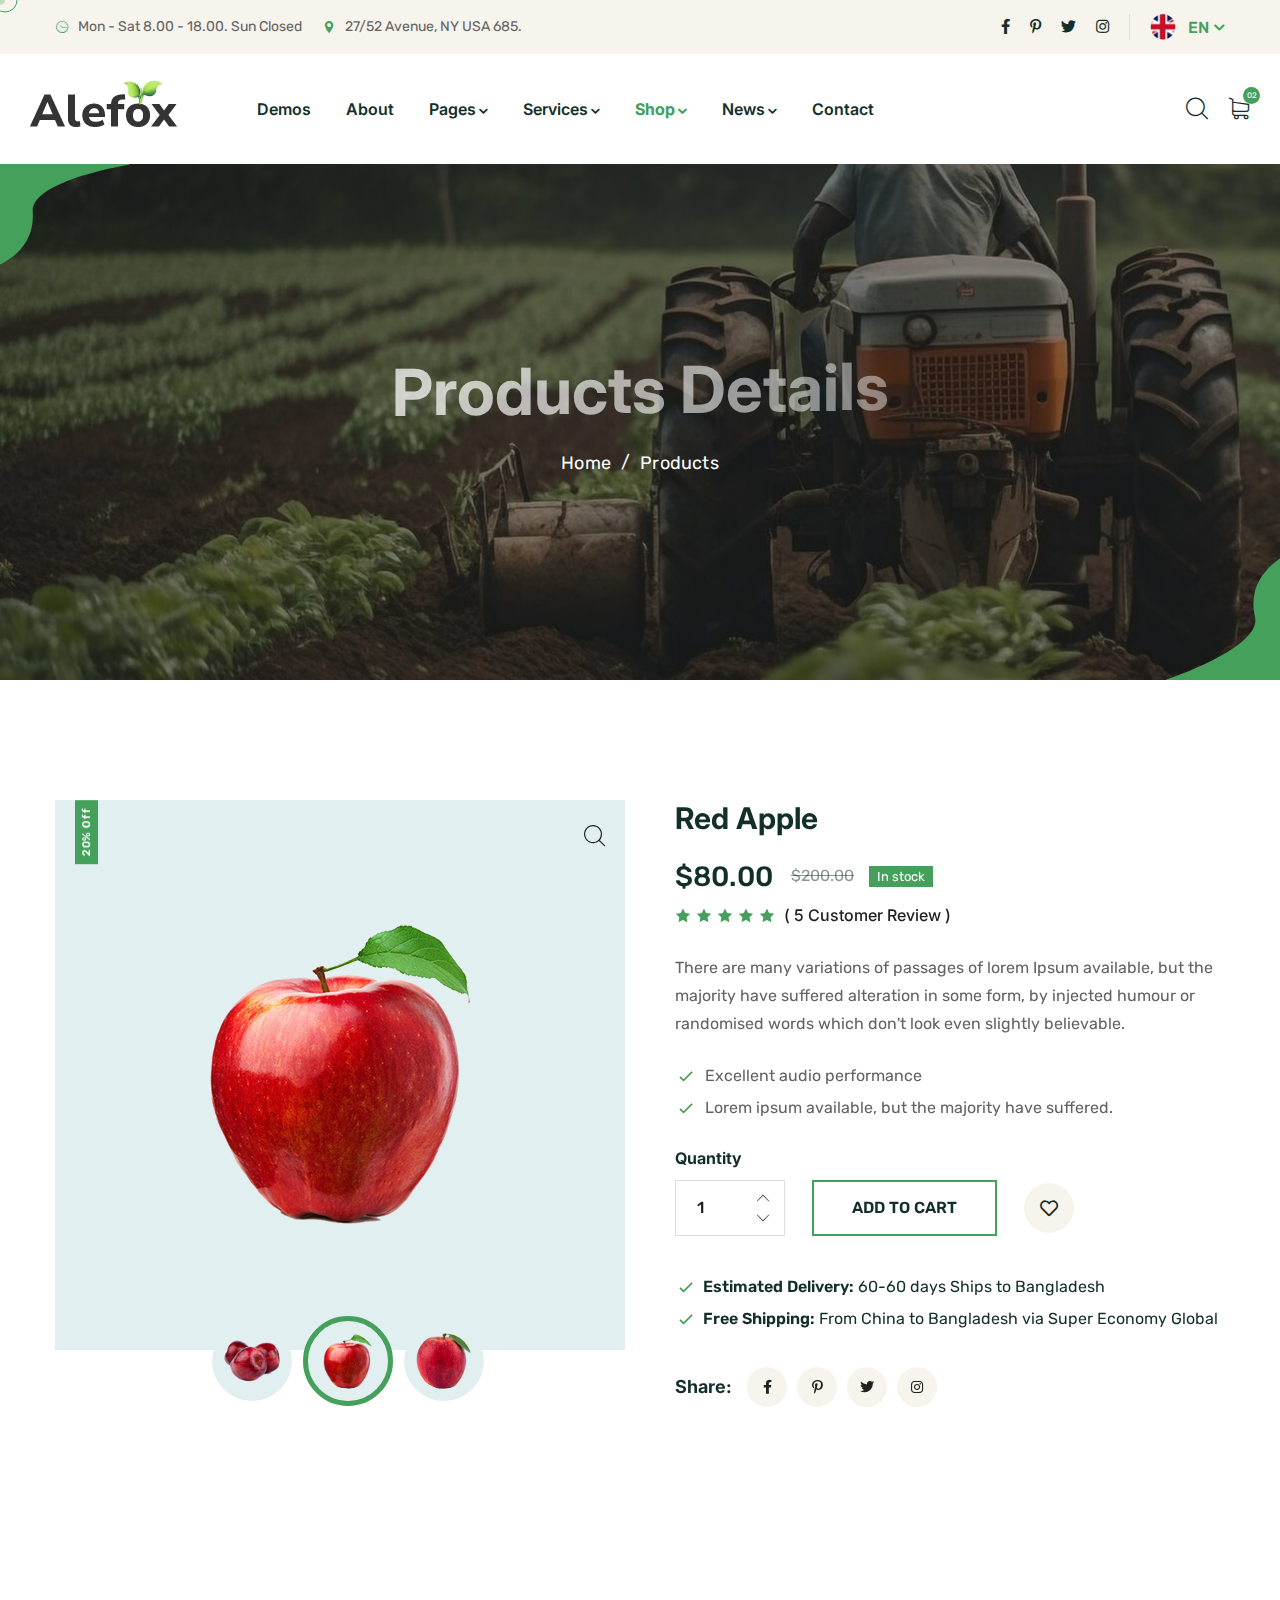
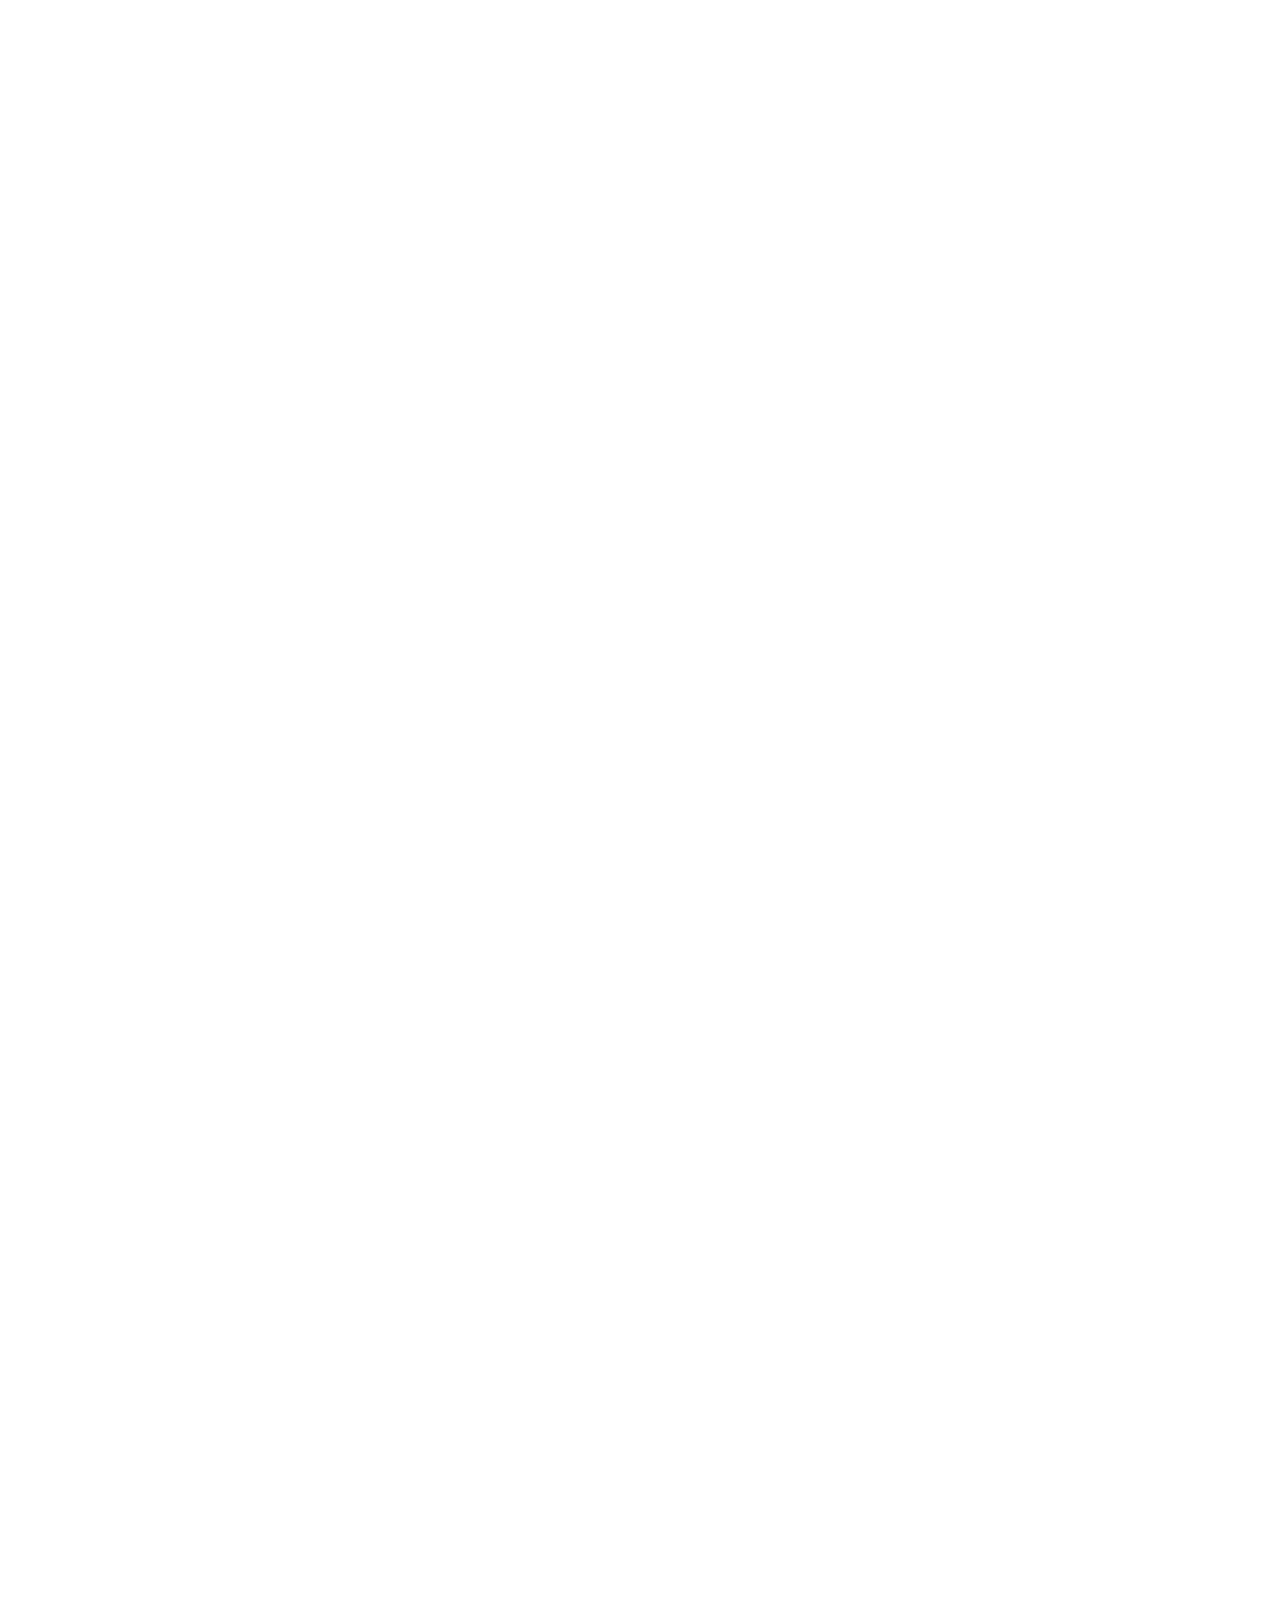
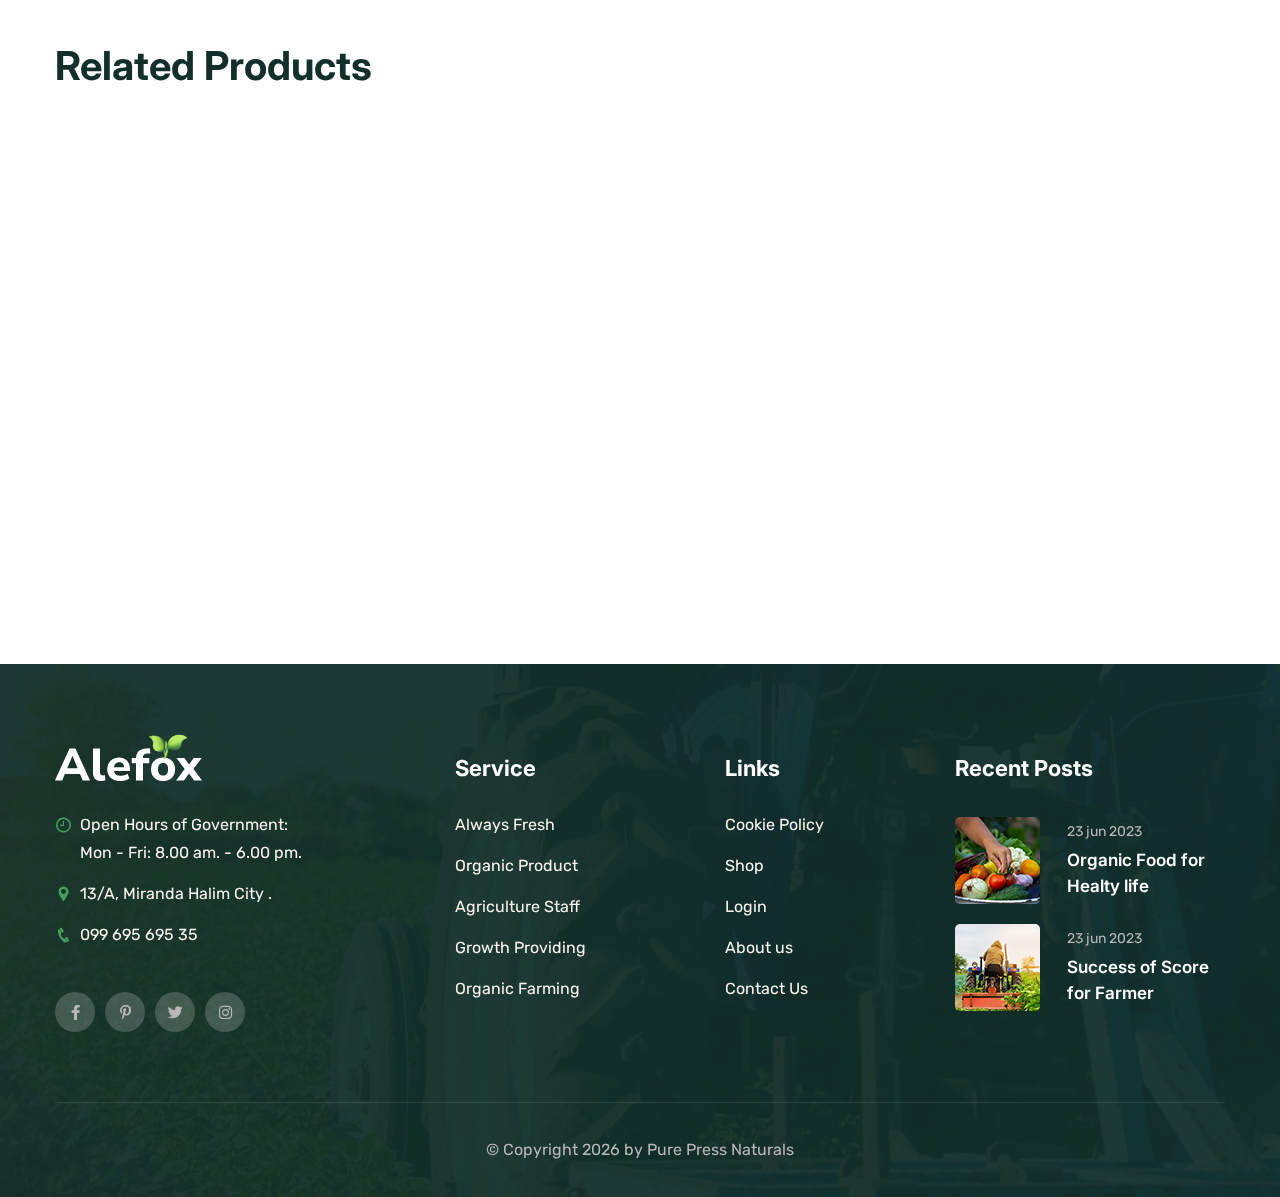
<file: product-details.html>
<!DOCTYPE html>
<html lang="en">
  <head>
    <meta charset="UTF-8" />
    <meta name="viewport" content="width=device-width, initial-scale=1.0" />
    <title>Products Details || Pure Press Naturals</title>
    <!-- favicons Icons -->
    <link
      rel="apple-touch-icon"
      sizes="180x180"
      href="assets/images/favicons/apple-touch-icon.png"
    />
    <link
      rel="icon"
      type="image/png"
      sizes="32x32"
      href="assets/images/favicons/favicon-32x32.png"
    />
    <link
      rel="icon"
      type="image/png"
      sizes="16x16"
      href="assets/images/favicons/favicon-16x16.png"
    />
    <link rel="manifest" href="assets/images/favicons/site.webmanifest" />
    <meta name="description" />

    <!-- fonts -->
    <link rel="preconnect" href="https://fonts.googleapis.com/" />
    <link rel="preconnect" href="https://fonts.gstatic.com/" crossorigin />
    <link
      href="https://fonts.googleapis.com/css2?family=Inter:wght@100..900&amp;family=Rubik:ital,wght@0,300..900;1,300..900&amp;display=swap"
      rel="stylesheet"
    />

    <link
      rel="stylesheet"
      href="assets/vendors/bootstrap/css/bootstrap.min.css"
    />
    <link
      rel="stylesheet"
      href="assets/vendors/bootstrap-select/bootstrap-select.min.css"
    />
    <link rel="stylesheet" href="assets/vendors/animate/animate.min.css" />
    <link rel="stylesheet" href="assets/vendors/fontawesome/css/all.min.css" />
    <link rel="stylesheet" href="assets/vendors/icofont/icofont.min.css" />
    <link rel="stylesheet" href="assets/vendors/jquery-ui/jquery-ui.css" />
    <link rel="stylesheet" href="assets/vendors/jarallax/jarallax.css" />
    <link
      rel="stylesheet"
      href="assets/vendors/jquery-magnific-popup/jquery.magnific-popup.css"
    />
    <link
      rel="stylesheet"
      href="assets/vendors/nouislider/nouislider.min.css"
    />
    <link
      rel="stylesheet"
      href="assets/vendors/nouislider/nouislider.pips.css"
    />
    <link rel="stylesheet" href="assets/vendors/tiny-slider/tiny-slider.css" />
    <link rel="stylesheet" href="assets/vendors/slick/slick.css" />
    <link rel="stylesheet" href="assets/vendors/alefox-icons/style.css" />
    <link
      rel="stylesheet"
      href="assets/vendors/owl-carousel/css/owl.carousel.min.css"
    />
    <link
      rel="stylesheet"
      href="assets/vendors/owl-carousel/css/owl.theme.default.min.css"
    />

    <!-- template styles -->
    <link rel="stylesheet" href="assets/css/alefox.css" />
  </head>

  <body class="custom-cursor">
    <div class="custom-cursor__cursor"></div>
    <div class="custom-cursor__cursor-two"></div>

    <div class="preloader">
      <div
        class="preloader__image"
        style="background-image: url(assets/images/loader.png)"
      ></div>
    </div>
    <!-- /.preloader -->
    <div class="page-wrapper">
      <div class="topbar-one">
        <div class="container">
          <div class="topbar-one__inner">
            <ul class="list-unstyled topbar-one__info">
              <li class="topbar-one__info__item">
                <i class="icofont-wall-clock topbar-one__info__icon"></i>
                Mon - Sat 8.00 - 18.00. Sun Closed
              </li>
              <li class="topbar-one__info__item">
                <i class="icofont-location-pin topbar-one__info__icon"></i>
                27/52 Avenue, NY USA 685.
              </li>
            </ul>
            <!-- /.list-unstyled topbar-one__info -->
            <div class="topbar-one__right">
              <div class="topbar-one__social">
                <a href="https://facebook.com/">
                  <i class="fab fa-facebook-f" aria-hidden="true"></i>
                  <span class="sr-only">Facebook</span>
                </a>
                <a href="https://pinterest.com/">
                  <i class="fab fa-pinterest-p" aria-hidden="true"></i>
                  <span class="sr-only">Pinterest</span>
                </a>
                <a href="https://twitter.com/">
                  <i class="fab fa-twitter" aria-hidden="true"></i>
                  <span class="sr-only">Twitter</span>
                </a>
                <a href="https://instagram.com/">
                  <i class="fab fa-instagram" aria-hidden="true"></i>
                  <span class="sr-only">Instagram</span>
                </a>
              </div>
              <!-- /.topbar-one__social -->
              <div class="topbar-one__language">
                <a href="#"
                  ><img
                    src="assets/images/shapes/flag.png"
                    alt="Pure Press Naturals"
                  />EN</a
                >
                <div
                  class="topbar-one__language__dropdown"
                  style="display: none"
                >
                  <a href="#"
                    ><img
                      src="assets/images/shapes/flag.png"
                      alt="Pure Press Naturals"
                    />EN</a
                  >
                  <a href="#"
                    ><img
                      src="assets/images/shapes/flag-two.png"
                      alt="Pure Press Naturals"
                    />FR</a
                  >
                </div>
              </div>
            </div>
            <!-- /.topbar-one__right -->
          </div>
          <!-- /.topbar-one__inner -->
        </div>
        <!-- /.container-fluid -->
      </div>
      <!-- /.topbar-one -->

      <header class="main-header sticky-header sticky-header--normal">
        <div class="container-fluid">
          <div class="main-header__inner">
            <div class="main-header__logo">
              <a href="index.html">
                <img
                  src="assets/images/logo-dark.png"
                  alt="Pure Press Naturals"
                  width="147"
                />
              </a>
            </div>
            <!-- /.main-header__logo -->

            <nav class="main-header__nav main-menu">
              <ul class="main-menu__list">
                <li
                  class="megamenu megamenu-clickable megamenu-clickable--toggler"
                >
                  <a href="index.html">Demos</a>
                  <ul>
                    <li>
                      <div class="megamenu-popup">
                        <a href="#" class="megamenu-clickable--close"
                          ><span class="icon-close"></span
                        ></a>
                        <!-- /.megamenu-clickable--close -->
                        <div class="megamenu-popup__content">
                          <div class="demo-one">
                            <div class="container">
                              <div class="row">
                                <div class="col-md-6 col-lg-4">
                                  <div class="demo-one__card">
                                    <div class="demo-one__image">
                                      <img
                                        src="assets/images/alefox-landing/home-1.jpg"
                                        alt=""
                                      />
                                      <div class="demo-one__btns">
                                        <a
                                          href="index.html"
                                          class="alefox-btn demo-one__btn"
                                        >
                                          <span class="alefox-btn__item"></span>
                                          <span class="alefox-btn__item"></span>
                                          <span class="alefox-btn__item"></span>
                                          <span class="alefox-btn__item"></span>
                                          Multi Page </a
                                        ><!-- /.thm-btn demo-one__btn -->
                                        <a
                                          href="index-one-page.html"
                                          class="alefox-btn demo-one__btn"
                                        >
                                          <span class="alefox-btn__item"></span>
                                          <span class="alefox-btn__item"></span>
                                          <span class="alefox-btn__item"></span>
                                          <span class="alefox-btn__item"></span>
                                          One Page </a
                                        ><!-- /.thm-btn demo-one__btn -->
                                      </div>
                                      <!-- /.demo-one__btns -->
                                    </div>
                                    <!-- /.demo-one__image -->
                                    <div class="demo-one__content">
                                      <h3 class="demo-one__title">
                                        <a href="index.html">Home Page 01</a>
                                      </h3>
                                      <!-- /.demo-one__title -->
                                    </div>
                                    <!-- /.demo-one__content -->
                                  </div>
                                  <!-- /.demo-one__card -->
                                </div>
                                <!-- /.col-md-6 col-lg-3 -->
                                <div class="col-md-6 col-lg-4">
                                  <div class="demo-one__card">
                                    <div class="demo-one__image">
                                      <img
                                        src="assets/images/alefox-landing/home-2.jpg"
                                        alt=""
                                      />
                                      <div class="demo-one__btns">
                                        <a
                                          href="index-2.html"
                                          class="alefox-btn demo-one__btn"
                                        >
                                          <span class="alefox-btn__item"></span>
                                          <span class="alefox-btn__item"></span>
                                          <span class="alefox-btn__item"></span>
                                          <span class="alefox-btn__item"></span>
                                          Multi Page </a
                                        ><!-- /.thm-btn demo-one__btn -->
                                        <a
                                          href="index-2-one-page.html"
                                          class="alefox-btn demo-one__btn"
                                        >
                                          <span class="alefox-btn__item"></span>
                                          <span class="alefox-btn__item"></span>
                                          <span class="alefox-btn__item"></span>
                                          <span class="alefox-btn__item"></span>
                                          One Page </a
                                        ><!-- /.thm-btn demo-one__btn -->
                                      </div>
                                      <!-- /.demo-one__btns -->
                                    </div>
                                    <!-- /.demo-one__image -->
                                    <div class="demo-one__content">
                                      <h3 class="demo-one__title">
                                        <a href="index-2.html">Home Page 02</a>
                                      </h3>
                                      <!-- /.demo-one__title -->
                                    </div>
                                    <!-- /.demo-one__content -->
                                  </div>
                                  <!-- /.demo-one__card -->
                                </div>
                                <!-- /.col-md-6 col-lg-3 -->
                                <div class="col-md-6 col-lg-4">
                                  <div class="demo-one__card">
                                    <div class="demo-one__image">
                                      <img
                                        src="assets/images/alefox-landing/home-3.jpg"
                                        alt=""
                                      />
                                      <div class="demo-one__btns">
                                        <a
                                          href="index-3.html"
                                          class="alefox-btn demo-one__btn"
                                        >
                                          <span class="alefox-btn__item"></span>
                                          <span class="alefox-btn__item"></span>
                                          <span class="alefox-btn__item"></span>
                                          <span class="alefox-btn__item"></span>
                                          Multi Page </a
                                        ><!-- /.thm-btn demo-one__btn -->
                                        <a
                                          href="index-3-one-page.html"
                                          class="alefox-btn demo-one__btn"
                                        >
                                          <span class="alefox-btn__item"></span>
                                          <span class="alefox-btn__item"></span>
                                          <span class="alefox-btn__item"></span>
                                          <span class="alefox-btn__item"></span>
                                          One Page </a
                                        ><!-- /.thm-btn demo-one__btn -->
                                      </div>
                                      <!-- /.demo-one__btns -->
                                    </div>
                                    <!-- /.demo-one__image -->
                                    <div class="demo-one__content">
                                      <h3 class="demo-one__title">
                                        <a href="index-3.html">Home Page 03</a>
                                      </h3>
                                      <!-- /.demo-one__title -->
                                    </div>
                                    <!-- /.demo-one__content -->
                                  </div>
                                  <!-- /.demo-one__card -->
                                </div>
                                <!-- /.col-md-6 col-lg-3 -->
                                <div class="col-md-6 col-lg-4">
                                  <div class="demo-one__card">
                                    <div class="demo-one__image">
                                      <img
                                        src="assets/images/alefox-landing/home-dark.jpg"
                                        alt=""
                                      />
                                      <div class="demo-one__btns">
                                        <a
                                          href="index-dark.html"
                                          class="alefox-btn demo-one__btn"
                                        >
                                          <span class="alefox-btn__item"></span>
                                          <span class="alefox-btn__item"></span>
                                          <span class="alefox-btn__item"></span>
                                          <span class="alefox-btn__item"></span>
                                          View Page </a
                                        ><!-- /.thm-btn demo-one__btn -->
                                      </div>
                                      <!-- /.demo-one__btns -->
                                    </div>
                                    <!-- /.demo-one__image -->
                                    <div class="demo-one__content">
                                      <h3 class="demo-one__title">
                                        <a href="index-dark.html">Home Dark</a>
                                      </h3>
                                      <!-- /.demo-one__title -->
                                    </div>
                                    <!-- /.demo-one__content -->
                                  </div>
                                  <!-- /.demo-one__card -->
                                </div>
                                <!-- /.col-md-6 col-lg-3 -->
                                <div class="col-md-6 col-lg-4">
                                  <div class="demo-one__card">
                                    <div class="demo-one__image">
                                      <img
                                        src="assets/images/alefox-landing/home-boxed.jpg"
                                        alt=""
                                      />
                                      <div class="demo-one__btns">
                                        <a
                                          href="index-boxed.html"
                                          class="alefox-btn demo-one__btn"
                                        >
                                          <span class="alefox-btn__item"></span>
                                          <span class="alefox-btn__item"></span>
                                          <span class="alefox-btn__item"></span>
                                          <span class="alefox-btn__item"></span>
                                          View Page </a
                                        ><!-- /.thm-btn demo-one__btn -->
                                      </div>
                                      <!-- /.demo-one__btns -->
                                    </div>
                                    <!-- /.demo-one__image -->
                                    <div class="demo-one__content">
                                      <h3 class="demo-one__title">
                                        <a href="index-boxed.html"
                                          >Home Boxed</a
                                        >
                                      </h3>
                                      <!-- /.demo-one__title -->
                                    </div>
                                    <!-- /.demo-one__content -->
                                  </div>
                                  <!-- /.demo-one__card -->
                                </div>
                                <!-- /.col-md-6 col-lg-3 -->
                                <div class="col-md-6 col-lg-4">
                                  <div class="demo-one__card">
                                    <div class="demo-one__image">
                                      <img
                                        src="assets/images/alefox-landing/home-rtl.jpg"
                                        alt=""
                                      />
                                      <div class="demo-one__btns">
                                        <a
                                          href="index-rtl.html"
                                          class="alefox-btn demo-one__btn"
                                        >
                                          <span class="alefox-btn__item"></span>
                                          <span class="alefox-btn__item"></span>
                                          <span class="alefox-btn__item"></span>
                                          <span class="alefox-btn__item"></span>
                                          View Page </a
                                        ><!-- /.thm-btn demo-one__btn -->
                                      </div>
                                      <!-- /.demo-one__btns -->
                                    </div>
                                    <!-- /.demo-one__image -->
                                    <div class="demo-one__content">
                                      <h3 class="demo-one__title">
                                        <a href="index.html">Home RTL</a>
                                      </h3>
                                      <!-- /.demo-one__title -->
                                    </div>
                                    <!-- /.demo-one__content -->
                                  </div>
                                  <!-- /.demo-one__card -->
                                </div>
                                <!-- /.col-md-6 col-lg-3 -->
                              </div>
                              <!-- /.row -->
                            </div>
                            <!-- /.container -->
                          </div>
                          <!-- /.demos-one -->
                        </div>
                        <!-- /.megamenu-popup__content -->
                      </div>
                      <!-- /.megamenu-popup -->
                    </li>
                  </ul>
                </li>

                <li>
                  <a href="about.html">About</a>
                </li>
                <li class="dropdown">
                  <a href="#">Pages</a>
                  <ul>
                    <li>
                      <a href="project.html">Our Project</a>
                      <ul>
                        <li><a href="project.html">Project Page</a></li>
                        <li>
                          <a href="project-carousel.html">Project Carousel</a>
                        </li>
                        <li>
                          <a href="project-details.html">Project Details</a>
                        </li>
                      </ul>
                    </li>
                    <li>
                      <a href="team.html">Our Team</a>
                      <ul>
                        <li><a href="team.html">Team Page</a></li>
                        <li><a href="team-carousel.html">Team Carousel</a></li>
                        <li><a href="team-details.html">Team Details</a></li>
                      </ul>
                    </li>
                    <li><a href="reviews.html">Testimonials</a></li>
                    <li>
                      <a href="reviews-carousel.html">Testimonials Carousel</a>
                    </li>
                    <li><a href="packages.html">Pricing</a></li>
                    <li>
                      <a href="packages-carousel.html">Pricing Carousel</a>
                    </li>
                    <li>
                      <a href="gallery.html">Gallery</a>
                      <ul>
                        <li><a href="gallery.html">Gallery Masonry</a></li>
                        <li>
                          <a href="gallery-filter.html">Gallery Filter</a>
                        </li>
                        <li><a href="gallery-grid.html">Gallery Grid</a></li>
                        <li>
                          <a href="gallery-carousel.html">Gallery Carousel</a>
                        </li>
                      </ul>
                    </li>
                    <li><a href="faq.html">Faq</a></li>
                    <li><a href="login.html">Login</a></li>
                    <li><a href="register.html">Register</a></li>
                    <li><a href="404.html">404 Error</a></li>
                  </ul>
                </li>
                <li class="dropdown">
                  <a href="#">Services</a>
                  <ul>
                    <li><a href="services.html">Services 01</a></li>
                    <li><a href="services-02.html">Services 02</a></li>
                    <li>
                      <a href="services-carousel.html">Services Carousel</a>
                    </li>
                    <li><a href="service-d-fresh.html">Always Fresh</a></li>
                    <li>
                      <a href="service-d-farming.html">Organic Solutions</a>
                    </li>
                    <li>
                      <a href="service-d-organic.html">Organic Product</a>
                    </li>
                    <li>
                      <a href="service-d-agriculture.html">Agriculture Staff</a>
                    </li>
                    <li>
                      <a href="service-d-growth.html">Growth Providing</a>
                    </li>
                    <li>
                      <a href="service-d-plants.html">Decorative Plants</a>
                    </li>
                  </ul>
                </li>

                <li class="dropdown">
                  <a href="#">Shop</a>
                  <ul class="sub-menu">
                    <li class="dropdown">
                      <a href="#">Products</a>
                      <ul class="sub-menu">
                        <li><a href="products.html">No sidebar</a></li>
                        <li><a href="products-left.html">Left sidebar</a></li>
                        <li><a href="products-right.html">Right sidebar</a></li>
                      </ul>
                    </li>
                    <li>
                      <a href="products-carousel.html">Products carousel</a>
                    </li>
                    <li><a href="product-details.html">Product details</a></li>
                    <li><a href="cart.html">Cart</a></li>
                    <li><a href="wishlist.html">Wishlist</a></li>
                    <li><a href="checkout.html">Checkout</a></li>
                  </ul>
                </li>
                <li class="dropdown">
                  <a href="#">News</a>
                  <ul class="sub-menu">
                    <li class="dropdown">
                      <a href="#">News grid</a>
                      <ul class="sub-menu">
                        <li><a href="blog-grid.html">No sidebar</a></li>
                        <li><a href="blog-grid-left.html">Left sidebar</a></li>
                        <li>
                          <a href="blog-grid-right.html">Right sidebar</a>
                        </li>
                      </ul>
                    </li>
                    <li class="dropdown">
                      <a href="#">News list</a>
                      <ul class="sub-menu">
                        <li><a href="blog-list.html">No sidebar</a></li>
                        <li><a href="blog-list-left.html">Left sidebar</a></li>
                        <li>
                          <a href="blog-list-right.html">Right sidebar</a>
                        </li>
                      </ul>
                    </li>
                    <li><a href="blog-carousel.html">News carousel</a></li>
                    <li class="dropdown">
                      <a href="#">News details</a>
                      <ul class="sub-menu">
                        <li><a href="blog-details.html">No sidebar</a></li>
                        <li>
                          <a href="blog-details-left.html">Left sidebar</a>
                        </li>
                        <li>
                          <a href="blog-details-right.html">Right sidebar</a>
                        </li>
                      </ul>
                    </li>
                  </ul>
                </li>
                <li>
                  <a href="contact.html">Contact</a>
                </li>
              </ul>
            </nav>
            <!-- /.main-header__nav -->
            <div class="main-header__right">
              <div class="mobile-nav__btn mobile-nav__toggler">
                <span></span>
                <span></span>
                <span></span>
              </div>
              <!-- /.mobile-nav__toggler -->
              <a href="#" class="search-toggler main-header__search">
                <i class="icon-magnifying-glass" aria-hidden="true"></i>
                <span class="sr-only">Search</span> </a
              ><!-- /.search-toggler -->
              <a href="cart.html" class="main-header__cart">
                <i class="icon-shopping-cart" aria-hidden="true"></i>
                <span class="main-header__cart__count">02</span>
                <span class="sr-only">Search</span> </a
              ><!-- /.search-toggler -->
              <div class="main-header__right__border"></div>
              <div class="main-header__call">
                <div class="main-header__call__icon">
                  <span class="icon-phone-call-two"></span>
                </div>
                <div class="main-header__call__title">Contact us:</div>
                <a class="main-header__call__text" href="mailto:info@purepressnaturals.com"
                >info@purepressnaturals.com</a
              >
              </div>
              <!-- /. main-header__info -->
            </div>
            <!-- /.main-header__right -->
          </div>
          <!-- /.main-header__inner -->
        </div>
        <!-- /.container-fluid -->
      </header>
      <!-- /.main-header -->
      <section class="page-header">
        <div class="page-header__shape-left"></div>
        <div class="page-header__shape-right"></div>
        <div class="page-header__bg"></div>
        <!-- /.page-header__bg -->
        <div class="container">
          <h2 class="page-header__title bw-split-in-down">Products Details</h2>
          <ul class="alefox-breadcrumb list-unstyled">
            <li><a href="index.html">Home</a></li>
            <li><span>Products</span></li>
          </ul>
          <!-- /.thm-breadcrumb list-unstyled -->
        </div>
        <!-- /.container -->
      </section>
      <!-- /.page-header -->

      <section class="product-details">
        <div class="container">
          <!-- /.product-details -->
          <div class="row">
            <div
              class="col-lg-6 col-xl-6 wow fadeInLeft"
              data-wow-delay="200ms"
            >
              <div class="product-details__gallery">
                <div class="product-details__gallery__flash">
                  <span class="product-details__gallery__flash__off"
                    >20% Off</span
                  >
                </div>
                <div
                  class="product-details__carousel alefox-slick__carousel"
                  data-slick-options='{
						"slidesToShow": 1,
						"slidesToScroll": 1,
						"asNavFor": ".product-details__carousel-thumb",
						"autoplay": true,
						"infinite": true,
						"dots": false,
						"centerPadding": 0,
						"arrows": false,
						"nextArrow": "<button class=\"next\"><i class=\"icon-right-arrow-two1\"></i></button>",
						"prevArrow": "<button class=\"prev\"><i class=\"icon-right-arrow-two\"></i></button>"
						}'
                >
                  <div class="item">
                    <div class="product-details__gallery__image">
                      <img
                        src="assets/images/products/product-d-1-1.png"
                        alt="Pure Press Naturals"
                      />
                      <a
                        class="img-popup"
                        href="assets/images/products/product-d-1-1.png"
                        ><span class="icon-magnifying-glass"></span></a
                      ><!-- /.product-image -->
                    </div>
                  </div>
                  <!-- item -->
                  <div class="item">
                    <div class="product-details__gallery__image">
                      <img
                        src="assets/images/products/product-d-1-2.png"
                        alt="Pure Press Naturals"
                      />
                      <a
                        class="img-popup"
                        href="assets/images/products/product-d-1-2.png"
                        ><span class="icon-magnifying-glass"></span></a
                      ><!-- /.product-image -->
                    </div>
                  </div>
                  <!-- item -->
                  <div class="item">
                    <div class="product-details__gallery__image">
                      <img
                        src="assets/images/products/product-d-1-3.png"
                        alt="Pure Press Naturals"
                      />
                      <a
                        class="img-popup"
                        href="assets/images/products/product-d-1-3.png"
                        ><span class="icon-magnifying-glass"></span></a
                      ><!-- /.product-image -->
                    </div>
                  </div>
                  <!-- item -->
                  <div class="item">
                    <div class="product-details__gallery__image">
                      <img
                        src="assets/images/products/product-d-1-4.png"
                        alt="Pure Press Naturals"
                      />
                      <a
                        class="img-popup"
                        href="assets/images/products/product-d-1-4.png"
                        ><span class="icon-magnifying-glass"></span></a
                      ><!-- /.product-image -->
                    </div>
                  </div>
                  <!-- item -->
                  <div class="item">
                    <div class="product-details__gallery__image">
                      <img
                        src="assets/images/products/product-d-1-5.png"
                        alt="Pure Press Naturals"
                      />
                      <a
                        class="img-popup"
                        href="assets/images/products/product-d-1-5.png"
                        ><span class="icon-magnifying-glass"></span></a
                      ><!-- /.product-image -->
                    </div>
                  </div>
                  <!-- item -->
                </div>
                <ul
                  class="product-details__carousel-thumb alefox-slick__carousel"
                  data-slick-options='{
						"slidesToShow": 3,
						"slidesToScroll": 1,
						"autoplay": true,
						"infinite": true,
						"centerMode": true,
						"asNavFor": ".product-details__carousel",
						"focusOnSelect": true,
						"dots": false,
						"centerPadding": 0,
						"arrows": false
						}'
                >
                  <li role="presentation">
                    <div class="item">
                      <span class="product-details__meta-thumb"
                        ><img
                          src="assets/images/products/product-d-1-1.png"
                          alt="Pure Press Naturals"
                      /></span>
                    </div>
                  </li>
                  <!-- Testimonial Item -->
                  <li role="presentation">
                    <div class="item">
                      <span class="product-details__meta-thumb"
                        ><img
                          src="assets/images/products/product-d-1-2.png"
                          alt="Pure Press Naturals"
                      /></span>
                    </div>
                  </li>
                  <!-- Testimonial Item -->
                  <li role="presentation">
                    <div class="item">
                      <span class="product-details__meta-thumb"
                        ><img
                          src="assets/images/products/product-d-1-3.png"
                          alt="Pure Press Naturals"
                      /></span>
                    </div>
                  </li>
                  <!-- Testimonial Item -->
                  <li role="presentation">
                    <div class="item">
                      <span class="product-details__meta-thumb"
                        ><img
                          src="assets/images/products/product-d-1-4.png"
                          alt="Pure Press Naturals"
                      /></span>
                    </div>
                  </li>
                  <!-- Testimonial Item -->
                  <li role="presentation">
                    <div class="item">
                      <span class="product-details__meta-thumb"
                        ><img
                          src="assets/images/products/product-d-1-5.png"
                          alt="Pure Press Naturals"
                      /></span>
                    </div>
                  </li>
                  <!-- Testimonial Item -->
                </ul>
                <!-- Testimonial Thumb -->
              </div>
            </div>
            <!-- /.column -->
            <div
              class="col-lg-6 col-xl-6 wow fadeInRight"
              data-wow-delay="300ms"
            >
              <div class="product-details__content">
                <h3 class="product-details__title">Red Apple</h3>
                <!-- /.product-title -->
                <div class="product-details__price">
                  <span class="product-details__price__regular">$80.00</span>
                  <span class="product-details__price__offer">$200.00</span>
                  <span class="product-details__price__stock">In stock</span>
                </div>
                <!-- /.product-price -->
                <div class="product-details__review">
                  <span class="icofont-star"></span>
                  <span class="icofont-star"></span>
                  <span class="icofont-star"></span>
                  <span class="icofont-star"></span>
                  <span class="icofont-star"></span>
                  <a href="product-details.html">( 5 Customer Review )</a>
                </div>
                <!-- /.review-ratings -->
                <div class="product-details__excerpt">
                  There are many variations of passages of lorem Ipsum
                  available, but the majority have suffered alteration in some
                  form, by injected humour or randomised words which don't look
                  even slightly believable.
                </div>
                <!-- /.excerp-text -->
                <ul class="product-details__feature">
                  <li>
                    <span class="product-details__feature__icon"
                      ><i class="icofont-check-alt"></i></span
                    >Excellent audio performance
                  </li>
                  <li>
                    <span class="product-details__feature__icon"
                      ><i class="icofont-check-alt"></i></span
                    >Lorem ipsum available, but the majority have suffered.
                  </li>
                </ul>
                <div class="product-details__qty">
                  <div class="product-details__quantity">
                    <h3 class="product-details__quantity__title">Quantity</h3>
                    <div class="quantity-box">
                      <button type="button" class="sub">
                        <i class="icofont-thin-down"></i>
                      </button>
                      <input type="text" id="1" value="1" />
                      <button type="button" class="add">
                        <i class="icofont-thin-up"></i>
                      </button>
                    </div>
                  </div>
                  <!-- /.quantity -->
                  <div class="product-details__buttons">
                    <a href="cart.html" class="alefox-btn">
                      <span class="alefox-btn__item"></span>
                      <span class="alefox-btn__item"></span>
                      <span class="alefox-btn__item"></span>
                      <span class="alefox-btn__item"></span>
                      Add to Cart
                    </a>
                    <a
                      href="wishlist.html"
                      class="product-details__buttons__wishlist"
                      ><i class="far fa-heart"></i
                    ></a>
                  </div>
                  <!-- /.qty-btn -->
                </div>
                <ul class="product-details__info">
                  <li>
                    <span class="product-details__info__icon"
                      ><i class="icofont-check-alt"></i></span
                    ><strong>Estimated Delivery:</strong> 60-60 days Ships to
                    Bangladesh
                  </li>
                  <li>
                    <span class="product-details__info__icon"
                      ><i class="icofont-check-alt"></i></span
                    ><strong>Free Shipping:</strong> From China to Bangladesh
                    via Super Economy Global
                  </li>
                </ul>
                <div class="product-details__socials">
                  <h4 class="product-details__socials__title">Share:</h4>

                  <a href="https://facebook.com/">
                    <i class="fab fa-facebook-f" aria-hidden="true"></i>
                    <span class="sr-only">Facebook</span>
                  </a>
                  <a href="https://pinterest.com/">
                    <i class="fab fa-pinterest-p" aria-hidden="true"></i>
                    <span class="sr-only">Pinterest</span>
                  </a>
                  <a href="https://twitter.com/">
                    <i class="fab fa-twitter" aria-hidden="true"></i>
                    <span class="sr-only">Twitter</span>
                  </a>
                  <a href="https://instagram.com/">
                    <i class="fab fa-instagram" aria-hidden="true"></i>
                    <span class="sr-only">Instagram</span>
                  </a>
                </div>
                <!-- /.social-share -->
              </div>
            </div>
          </div>
          <!-- /.product-details -->
          <!-- /.product-description -->
          <div
            class="product-details__description wow fadeInUp"
            data-wow-delay="300ms"
          >
            <h3 class="product-details__description__title">Description</h3>
            <p class="product-details__description__text">
              There are many variations of passages of Lorem Ipsum available,
              but the majority have suffered alteration in some form, by
              injected humour randomised words which don look even slightly
              believable. If you are going to use a passage of Lorem Ipsum,bean
              you need to be sure there isn't anything embarrassing hidden in
              the middle of text. All the Lorem Ipsum generators on the Internet
              tend to repeat predefined chunks necessary, making this the first
              true generator on the Internet.
            </p>
            <ul class="list-unstyled product-details__description__lists">
              <li>
                <span class="icon-check-mark"></span>There are many variations
                of pass available.
              </li>
              <li>
                <span class="icon-check-mark"></span>Accelerate innovation with
                world-class Food
              </li>
              <li>
                <span class="icon-check-mark"></span>Organic Return Policy Money
                back guarantee
              </li>
              <li>
                <span class="icon-check-mark"></span>We provide truly prominent
                organic policy.
              </li>
              <li>
                <span class="icon-check-mark"></span>Atiam rhoncus sit amet adip
                scing sed ipsum.
              </li>
              <li>
                <span class="icon-check-mark"></span>This honcus sit amet adip
                scing sed ipsum.
              </li>
            </ul>
            <p class="product-details__description__text">
              Polor sit amet, consectetuer adipiscing elit. Morbi commodo, ipsum
              sed pharetra gravida, orci magna rhoncus neque, id pulvinar odio
              lorem non turpis. Nullam sit amet enim. Suspendisse id velit vitae
              ligula volutpat condimentum. Aliquam erat volutpat. Sed quis
              velit. Nulla facilisi. Nulla libero. Vivamus pharetra posuere
              sapien.
            </p>
          </div>
          <!-- /.product-description -->
          <!-- /.product-comment -->
          <div
            class="product-details__comment wow fadeInUp"
            data-wow-delay="400ms"
          >
            <h3 class="product-details__review-title">2 Reviews</h3>
            <!--Start Comment Box-->
            <div class="product-details__comment-box">
              <figure class="product-details__comment-box__thumb">
                <img
                  src="assets/images/products/product-c-1-1.jpg"
                  alt="nisoz"
                />
              </figure>
              <!-- comment-image -->
              <h4 class="product-details__comment-box__meta">
                Kevin martin<span class="product-details__comment-box__date"
                  >20 June, 2023 . 4:00 pm</span
                >
              </h4>
              <!-- comment-meta -->
              <div class="product-details__comment-box__ratings">
                <span class="fa fa-star"></span><span class="fa fa-star"></span
                ><span class="fa fa-star"></span><span class="fa fa-star"></span
                ><span class="fa fa-star"></span>
              </div>
              <!-- comment-ratings -->
              <p class="product-details__comment-box__text">
                It has survived not only five centuries, but also the leap into
                electronic typesetting unchanged. It was popularised in the
                sheets containing lorem ipsum is simply free text. Class aptent
                taciti sociosqu ad litora torquent per conubia nostra, per
                inceptos himenaeos. Vestibulum sollicitudin varius mauris non
                dignissim.
              </p>
              <!-- comment-text -->
            </div>
            <!--End Comment Box-->
            <!--Start Comment Box-->
            <div class="product-details__comment-box">
              <figure class="product-details__comment-box__thumb">
                <img
                  src="assets/images/products/product-c-1-2.jpg"
                  alt="nisoz"
                />
              </figure>
              <!-- comment-image -->
              <h4 class="product-details__comment-box__meta">
                Sarah albert<span class="product-details__comment-box__date"
                  >20 June, 2023 . 4:00 pm</span
                >
              </h4>
              <!-- comment-meta -->
              <div class="product-details__comment-box__ratings">
                <span class="fa fa-star"></span><span class="fa fa-star"></span
                ><span class="fa fa-star"></span><span class="fa fa-star"></span
                ><span class="fa fa-star"></span>
              </div>
              <!-- comment-ratings -->
              <p class="product-details__comment-box__text">
                It has survived not only five centuries, but also the leap into
                electronic typesetting unchanged. It was popularised in the
                sheets containing lorem ipsum is simply free text. Class aptent
                taciti sociosqu ad litora torquent per conubia nostra, per
                inceptos himenaeos. Vestibulum sollicitudin varius mauris non
                dignissim.
              </p>
              <!-- comment-text -->
            </div>
            <!--End Comment Box-->
          </div>
          <!-- /.product-comment -->
          <!-- /.product-comment-form -->
          <div
            class="product-details__form wow fadeInUp"
            data-wow-delay="500ms"
          >
            <h3 class="product-details__form-title">Add a Review</h3>
            <div class="product-details__form-ratings">
              <p class="product-details__form-ratings__label">
                Rate this product?
              </p>
              <span class="fa fa-star"></span><span class="fa fa-star"></span
              ><span class="fa fa-star"></span><span class="fa fa-star"></span
              ><span class="fa fa-star"></span>
            </div>
            <!-- review-ratings -->
            <form
              class="comments-form__form contact-form-validated product-details__form__form form-one"
            >
              <div class="form-one__group">
                <div class="form-one__control form-one__control--full">
                  <textarea
                    name="message"
                    placeholder="Write  a message"
                  ></textarea
                  ><!-- /# -->
                </div>
                <!-- /.form-one__control -->
                <div class="form-one__control">
                  <input type="text" name="name" placeholder="Your name" />
                </div>
                <!-- /.form-one__control -->
                <div class="form-one__control">
                  <input
                    type="email"
                    name="email"
                    placeholder="Email address"
                  />
                </div>
                <!-- /.form-one__control -->
                <div class="form-one__control form-one__control--full">
                  <button type="submit" class="alefox-btn">
                    <span class="alefox-btn__item"></span>
                    <span class="alefox-btn__item"></span>
                    <span class="alefox-btn__item"></span>
                    <span class="alefox-btn__item"></span>
                    Submit Review
                  </button>
                </div>
                <!-- /.form-one__control -->
              </div>
              <!-- /.form-one__group -->
            </form>
            <div class="result"></div>
          </div>
          <!-- /.product-comment-form -->
        </div>
      </section>
      <!-- Products End -->

      <section class="related-product">
        <div class="container">
          <h3 class="related-product__title">Related Products</h3>
          <div class="row">
            <div class="col-lg-12">
              <div
                class="related-product__carousel alefox-owl__carousel alefox-owl__carousel--with-shadow alefox-owl__carousel--basic-nav owl-carousel owl-theme"
                data-owl-options='{
						"items": 1,
						"margin": 0,
						"loop": false,
						"smartSpeed": 700,
						"nav": false,
						"navText": ["<span class=\"fa fa-angle-left\"></span>","<span class=\"fa fa-angle-right\"></span>"],
						"dots": false,
						"autoplay": false,
						"responsive": {
							"0": {
								"items": 1
							},
							"576": {
								"items": 2,
								"margin": 30
							},
							"992": {
								"items": 3,
								"margin": 30
							},
							"1200": {
								"items": 4,
								"margin": 30
							}
						}
					}'
              >
                <div class="item">
                  <div
                    class="product__item wow fadeInUp"
                    data-wow-duration="1500ms"
                    data-wow-delay="250ms"
                  >
                    <div class="product__item__img">
                      <img
                        src="assets/images/products/product-1-6.png"
                        alt="Pure Press Naturals"
                      />

                      <div class="product__item__btn">
                        <a href="cart.html"
                          ><i class="icon-shopping-cart"></i
                        ></a>
                        <a href="wishlist.html"><i class="far fa-heart"></i></a>
                        <a href="product-details.html"
                          ><i class="fas fa-eye"></i
                        ></a>
                      </div>
                    </div>
                    <!-- /.product-image -->
                    <div class="product__item__content">
                      <div class="product__item__cats">
                        <a href="products.html">Grocery</a>
                      </div>
                      <h4 class="product__item__title">
                        <a href="product-details.html">Rip Banana</a>
                      </h4>
                      <!-- /.product-title -->
                      <div class="product__item__price">$11.00</div>
                      <!-- /.product-price -->
                      <div class="product__item__ratings">
                        <span class="icofont-star"></span
                        ><span class="icofont-star"></span
                        ><span class="icofont-star"></span
                        ><span class="icofont-star"></span
                        ><span class="icofont-star"></span>
                      </div>
                      <!-- /.product-ratings -->
                    </div>
                    <!-- /.product-content -->
                  </div>
                  <!-- /.product-item -->
                </div>
                <!-- /.item -->
                <div class="item">
                  <div
                    class="product__item wow fadeInUp"
                    data-wow-duration="1500ms"
                    data-wow-delay="300ms"
                  >
                    <div class="product__item__img">
                      <img
                        src="assets/images/products/product-1-7.png"
                        alt="Pure Press Naturals"
                      />

                      <div class="product__item__flash">
                        <span class="product__item__flash__off">20% Off</span>
                      </div>

                      <div class="product__item__btn">
                        <a href="cart.html"
                          ><i class="icon-shopping-cart"></i
                        ></a>
                        <a href="wishlist.html"><i class="far fa-heart"></i></a>
                        <a href="product-details.html"
                          ><i class="fas fa-eye"></i
                        ></a>
                      </div>
                    </div>
                    <!-- /.product-image -->
                    <div class="product__item__content">
                      <div class="product__item__cats">
                        <a href="products.html">Salads</a>
                      </div>
                      <h4 class="product__item__title">
                        <a href="product-details.html">Strawberry</a>
                      </h4>
                      <!-- /.product-title -->
                      <div class="product__item__price">$10.00</div>
                      <!-- /.product-price -->
                      <div class="product__item__ratings">
                        <span class="icofont-star"></span
                        ><span class="icofont-star"></span
                        ><span class="icofont-star"></span
                        ><span class="icofont-star"></span
                        ><span class="icofont-star"></span>
                      </div>
                      <!-- /.product-ratings -->
                    </div>
                    <!-- /.product-content -->
                  </div>
                  <!-- /.product-item -->
                </div>
                <!-- /.item -->
                <div class="item">
                  <div
                    class="product__item wow fadeInUp"
                    data-wow-duration="1500ms"
                    data-wow-delay="350ms"
                  >
                    <div class="product__item__img">
                      <img
                        src="assets/images/products/product-1-8.png"
                        alt="Pure Press Naturals"
                      />

                      <div class="product__item__btn">
                        <a href="cart.html"
                          ><i class="icon-shopping-cart"></i
                        ></a>
                        <a href="wishlist.html"><i class="far fa-heart"></i></a>
                        <a href="product-details.html"
                          ><i class="fas fa-eye"></i
                        ></a>
                      </div>
                    </div>
                    <!-- /.product-image -->
                    <div class="product__item__content">
                      <div class="product__item__cats">
                        <a href="products.html">Grocery</a>
                      </div>
                      <h4 class="product__item__title">
                        <a href="product-details.html">Red Mango</a>
                      </h4>
                      <!-- /.product-title -->
                      <div class="product__item__price">$12.00</div>
                      <!-- /.product-price -->
                      <div class="product__item__ratings">
                        <span class="icofont-star"></span
                        ><span class="icofont-star"></span
                        ><span class="icofont-star"></span
                        ><span class="icofont-star"></span
                        ><span class="icofont-star"></span>
                      </div>
                      <!-- /.product-ratings -->
                    </div>
                    <!-- /.product-content -->
                  </div>
                  <!-- /.product-item -->
                </div>
                <!-- /.item -->
                <div class="item">
                  <div
                    class="product__item wow fadeInUp"
                    data-wow-duration="1500ms"
                    data-wow-delay="400ms"
                  >
                    <div class="product__item__img">
                      <img
                        src="assets/images/products/product-1-9.png"
                        alt="Pure Press Naturals"
                      />

                      <div class="product__item__flash">
                        <span class="product__item__flash__off">20% Off</span>
                      </div>

                      <div class="product__item__btn">
                        <a href="cart.html"
                          ><i class="icon-shopping-cart"></i
                        ></a>
                        <a href="wishlist.html"><i class="far fa-heart"></i></a>
                        <a href="product-details.html"
                          ><i class="fas fa-eye"></i
                        ></a>
                      </div>
                    </div>
                    <!-- /.product-image -->
                    <div class="product__item__content">
                      <div class="product__item__cats">
                        <a href="products.html">Vegetables</a>
                      </div>
                      <h4 class="product__item__title">
                        <a href="product-details.html">Raw Beetroot</a>
                      </h4>
                      <!-- /.product-title -->
                      <div class="product__item__price">$15.00</div>
                      <!-- /.product-price -->
                      <div class="product__item__ratings">
                        <span class="icofont-star"></span
                        ><span class="icofont-star"></span
                        ><span class="icofont-star"></span
                        ><span class="icofont-star"></span
                        ><span class="icofont-star"></span>
                      </div>
                      <!-- /.product-ratings -->
                    </div>
                    <!-- /.product-content -->
                  </div>
                  <!-- /.product-item -->
                </div>
                <!-- /.item -->
              </div>
              <!-- /.row -->
            </div>
            <!-- /.col-lg-12 -->
          </div>
          <!-- /.row -->
        </div>
        <!-- /.container -->
      </section>
      <!-- /.product-one -->

      <footer class="main-footer background-black">
        <div
          class="main-footer__bg background-black"
          style="
            background-image: url(assets/images/backgrounds/footer-bg-1-1.jpg);
          "
        ></div>
        <!-- /.main-footer__bg -->
        <div class="main-footer__top">
          <div class="container">
            <div class="row">
              <div class="col-md-6 col-xl-4">
                <div class="footer-widget footer-widget--about">
                  <a href="index.html" class="footer-widget__logo">
                    <img
                      src="assets/images/logo-light.png"
                      width="147"
                      alt="Pure Press Naturals"
                    />
                  </a>
                  <ul class="list-unstyled footer-widget__info">
                    <li>
                      <span class="footer-widget__info__icon"
                        ><i class="icofont-clock-time"></i
                      ></span>
                      Open Hours of Government: Mon - Fri: 8.00 am. - 6.00 pm.
                    </li>
                    <li>
                      <span class="footer-widget__info__icon"
                        ><i class="icofont-location-pin"></i
                      ></span>
                      13/A, Miranda Halim City .
                    </li>
                    <li>
                      <span class="footer-widget__info__icon"
                        ><i class="icofont-phone"></i
                      ></span>
                      <a href="tel:09969569535">099 695 695 35</a>
                    </li>
                  </ul>
                  <!-- /.list-unstyled -->
                  <div class="footer-widget__social">
                    <a href="https://facebook.com/">
                      <i class="fab fa-facebook-f" aria-hidden="true"></i>
                      <span class="sr-only">Facebook</span>
                    </a>
                    <a href="https://pinterest.com/">
                      <i class="fab fa-pinterest-p" aria-hidden="true"></i>
                      <span class="sr-only">Pinterest</span>
                    </a>
                    <a href="https://twitter.com/">
                      <i class="fab fa-twitter" aria-hidden="true"></i>
                      <span class="sr-only">Twitter</span>
                    </a>
                    <a href="https://instagram.com/">
                      <i class="fab fa-instagram" aria-hidden="true"></i>
                      <span class="sr-only">Instagram</span>
                    </a>
                  </div>
                  <!-- /.footer-widget__social -->
                </div>
                <!-- /.footer-widget -->
              </div>
              <!-- /.col-md-6 -->
              <div class="col-md-6 col-xl-3">
                <div class="footer-widget footer-widget--links">
                  <h2 class="footer-widget__title">Service</h2>
                  <!-- /.footer-widget__title -->
                  <ul class="list-unstyled footer-widget__links">
                    <li><a href="service-d-fresh.html">Always Fresh</a></li>
                    <li>
                      <a href="service-d-organic.html">Organic Product</a>
                    </li>
                    <li>
                      <a href="service-d-agriculture.html">Agriculture Staff</a>
                    </li>
                    <li>
                      <a href="service-d-growth.html">Growth Providing</a>
                    </li>
                    <li>
                      <a href="service-d-farming.html">Organic Farming</a>
                    </li>
                  </ul>
                  <!-- /.list-unstyled footer-widget__links -->
                </div>
              </div>
              <!-- /.col-md-6 -->
              <div class="col-md-6 col-xl-2">
                <div
                  class="footer-widget footer-widget--links footer-widget--links-two"
                >
                  <h2 class="footer-widget__title">Links</h2>
                  <!-- /.footer-widget__title -->
                  <ul class="list-unstyled footer-widget__links">
                    <li><a href="checkout.html">Cookie Policy</a></li>
                    <li><a href="products-right.html">Shop</a></li>
                    <li><a href="login.html">Login</a></li>
                    <li><a href="about.html">About us</a></li>
                    <li><a href="contact.html">Contact Us</a></li>
                  </ul>
                  <!-- /.list-unstyled footer-widget__links -->
                </div>
                <!-- /.footer-widget -->
              </div>
              <!-- /.col-md-6 -->
              <div class="col-md-6 col-xl-3">
                <div class="footer-widget footer-widget--blog">
                  <h5 class="footer-widget__title">Recent Posts</h5>
                  <!-- /.footer-widget__title -->
                  <ul class="list-unstyled footer-widget__post">
                    <li>
                      <img
                        src="assets/images/blog/w-1.jpg"
                        alt="Pure Press Naturals"
                      />
                      <span class="footer-widget__post__date">23 jun 2023</span>
                      <h6 class="footer-widget__post__title">
                        <a href="blog-details-right.html"
                          >Organic Food for Healty life</a
                        >
                      </h6>
                    </li>
                    <li>
                      <img
                        src="assets/images/blog/w-2.jpg"
                        alt="Pure Press Naturals"
                      />
                      <span class="footer-widget__post__date">23 jun 2023</span>
                      <h6 class="footer-widget__post__title">
                        <a href="blog-details-right.html"
                          >Success of Score for Farmer</a
                        >
                      </h6>
                    </li>
                  </ul>
                </div>
                <!-- /.footer-widget -->
              </div>
              <!-- /.col-md-6 -->
            </div>
            <!-- /.row -->
          </div>
          <!-- /.container -->
        </div>
        <!-- /.main-footer__top -->
        <div class="main-footer__bottom">
          <div class="container">
            <div class="main-footer__bottom__inner">
              <p class="main-footer__copyright">
                &copy; Copyright <span class="dynamic-year"></span> by Pure
                Press Naturals
              </p>
            </div>
            <!-- /.main-footer__inner -->
          </div>
          <!-- /.container -->
        </div>
        <!-- /.main-footer__bottom -->
      </footer>
      <!-- /.main-footer -->
    </div>
    <!-- /.page-wrapper -->

    <div class="mobile-nav__wrapper">
      <div class="mobile-nav__overlay mobile-nav__toggler"></div>
      <!-- /.mobile-nav__overlay -->
      <div class="mobile-nav__content">
        <span class="mobile-nav__close mobile-nav__toggler"
          ><i class="fa fa-times"></i
        ></span>

        <div class="logo-box">
          <a href="index.html" aria-label="logo image"
            ><img src="assets/images/logo-light.png" width="155" alt=""
          /></a>
        </div>
        <!-- /.logo-box -->
        <div class="mobile-nav__container"></div>
        <!-- /.mobile-nav__container -->

        <ul class="mobile-nav__contact list-unstyled">
          <li>
            <i class="fa fa-envelope"></i>
            <a href="mailto:needhelp@test.com">needhelp@test.com</a>
          </li>
          <li>
            <i class="fa fa-phone-alt"></i>
            <a href="tel:666-888-0000">666 888 0000</a>
          </li>
        </ul>
        <!-- /.mobile-nav__contact -->
        <div class="mobile-nav__social">
          <a href="https://facebook.com/">
            <i class="fab fa-facebook-f" aria-hidden="true"></i>
            <span class="sr-only">Facebook</span>
          </a>
          <a href="https://pinterest.com/">
            <i class="fab fa-pinterest-p" aria-hidden="true"></i>
            <span class="sr-only">Pinterest</span>
          </a>
          <a href="https://twitter.com/">
            <i class="fab fa-twitter" aria-hidden="true"></i>
            <span class="sr-only">Twitter</span>
          </a>
          <a href="https://instagram.com/">
            <i class="fab fa-instagram" aria-hidden="true"></i>
            <span class="sr-only">Instagram</span>
          </a>
        </div>
        <!-- /.mobile-nav__social -->
      </div>
      <!-- /.mobile-nav__content -->
    </div>
    <!-- /.mobile-nav__wrapper -->
    <div class="search-popup">
      <div class="search-popup__overlay search-toggler"></div>
      <!-- /.search-popup__overlay -->
      <div class="search-popup__content">
        <form role="search" method="get" class="search-popup__form" action="#">
          <input type="text" id="search" placeholder="Search Here..." />
          <button type="submit" aria-label="search submit" class="alefox-btn">
            <span><i class="icon-magnifying-glass"></i></span>
          </button>
        </form>
      </div>
      <!-- /.search-popup__content -->
    </div>
    <!-- /.search-popup -->
    <!-- Sidebar One Start -->
    <aside class="sidebar-one">
      <div class="sidebar-one__overlay"></div>
      <!-- /.siderbar-ovarlay -->
      <div class="sidebar-one__content">
        <div class="sidebar-one__close"><i class="icofont-close-line"></i></div>
        <!-- /.siderbar-close -->
        <div class="sidebar-one__logo">
          <a href="index.html" aria-label="logo image"
            ><img
              src="assets/images/logo-light.png"
              alt="Careox HTML"
              width="147"
          /></a>
        </div>
        <!-- /.sidebar-one__logo-box -->
        <p class="sidebar-one__text">
          Mauris ut enim sit amet lacus ornare ullamcor. Praesent placerat nequ
          puru rhoncu tincidunt odio ultrices. Sed feugiat feugiat felis.
        </p>
        <h4 class="sidebar-one__title">Contact Info:</h4>
        <ul class="sidebar-one__info">
          <li>
            <span class="fas fa-map-marker-alt"></span>
            85 Ketch Harbour RoadBensalem, PA 19020
          </li>
          <li>
            <span class="fas fa-envelope"></span>
            <a href="mailto:needhelp@company.com">needhelp@company.com</a>
          </li>
          <li>
            <span class="fas fa-phone-alt"></span>
            <a href="tel:09969569535">099 695 695 35</a>
          </li>
        </ul>
        <div class="sidebar-one__social">
          <a href="https://facebook.com/">
            <i class="fab fa-facebook-f" aria-hidden="true"></i>
            <span class="sr-only">Facebook</span>
          </a>
          <a href="https://pinterest.com/">
            <i class="fab fa-pinterest-p" aria-hidden="true"></i>
            <span class="sr-only">Pinterest</span>
          </a>
          <a href="https://twitter.com/">
            <i class="fab fa-twitter" aria-hidden="true"></i>
            <span class="sr-only">Twitter</span>
          </a>
          <a href="https://instagram.com/">
            <i class="fab fa-instagram" aria-hidden="true"></i>
            <span class="sr-only">Instagram</span>
          </a>
        </div>
        <!-- /sidebar-one__socila -->
        <h4 class="sidebar-one__title">Newsletter:</h4>
        <form
          action="#"
          data-url="MAILCHIMP_FORM_URL"
          class="sidebar-one__newsletter mc-form"
        >
          <input type="text" name="EMAIL" placeholder="Email address" />
          <button type="submit" class="fas fa-paper-plane">
            <span class="sr-only">submit</span
            ><!-- /.sr-only -->
          </button>
        </form>
        <!-- /.footer-widget__newsletter mc-form -->
      </div>
      <!-- /.sidebar__content -->
    </aside>
    <!-- Sidebar One Start -->

    <!-- back-to-top-start -->
    <a href="#" class="scroll-top">
      <svg
        class="scroll-top__circle"
        width="100%"
        height="100%"
        viewBox="-1 -1 102 102"
      >
        <path d="M50,1 a49,49 0 0,1 0,98 a49,49 0 0,1 0,-98" />
      </svg>
    </a>
    <!-- back-to-top-end -->

    <script src="assets/vendors/jquery/jquery-3.7.0.min.js"></script>
    <script src="assets/vendors/bootstrap/js/bootstrap.bundle.min.js"></script>
    <script src="assets/vendors/bootstrap-select/bootstrap-select.min.js"></script>
    <script src="assets/vendors/jarallax/jarallax.min.js"></script>
    <script src="assets/vendors/jquery-ui/jquery-ui.js"></script>
    <script src="assets/vendors/jquery-ajaxchimp/jquery.ajaxchimp.min.js"></script>
    <script src="assets/vendors/jquery-appear/jquery.appear.min.js"></script>
    <script src="assets/vendors/jquery-circle-progress/jquery.circle-progress.min.js"></script>
    <script src="assets/vendors/jquery-magnific-popup/jquery.magnific-popup.min.js"></script>
    <script src="assets/vendors/jquery-validate/jquery.validate.min.js"></script>
    <script src="assets/vendors/nouislider/nouislider.min.js"></script>
    <script src="assets/vendors/tiny-slider/tiny-slider.js"></script>
    <script src="assets/vendors/wnumb/wNumb.min.js"></script>
    <script src="assets/vendors/owl-carousel/js/owl.carousel.min.js"></script>
    <script src="assets/vendors/wow/wow.js"></script>
    <script src="assets/vendors/imagesloaded/imagesloaded.min.js"></script>
    <script src="assets/vendors/isotope/isotope.js"></script>
    <script src="assets/vendors/slick/slick.min.js"></script>
    <script src="assets/vendors/countdown/countdown.min.js"></script>
    <script src="assets/vendors/jquery-circleType/jquery.circleType.js"></script>
    <script src="assets/vendors/jquery-lettering/jquery.lettering.min.js"></script>
    <script src="assets/vendors/progress-bar/knob.js"></script>
    <!-- gsap js -->
    <script src="assets/vendors/gsap/gsap.js"></script>
    <script src="assets/vendors/gsap/scrolltrigger.min.js"></script>
    <script src="assets/vendors/gsap/splittext.min.js"></script>
    <script src="assets/vendors/gsap/alefox-split.js"></script>
    <!-- template js -->
    <script src="assets/js/alefox.js"></script>
  </body>
</html>
</file>
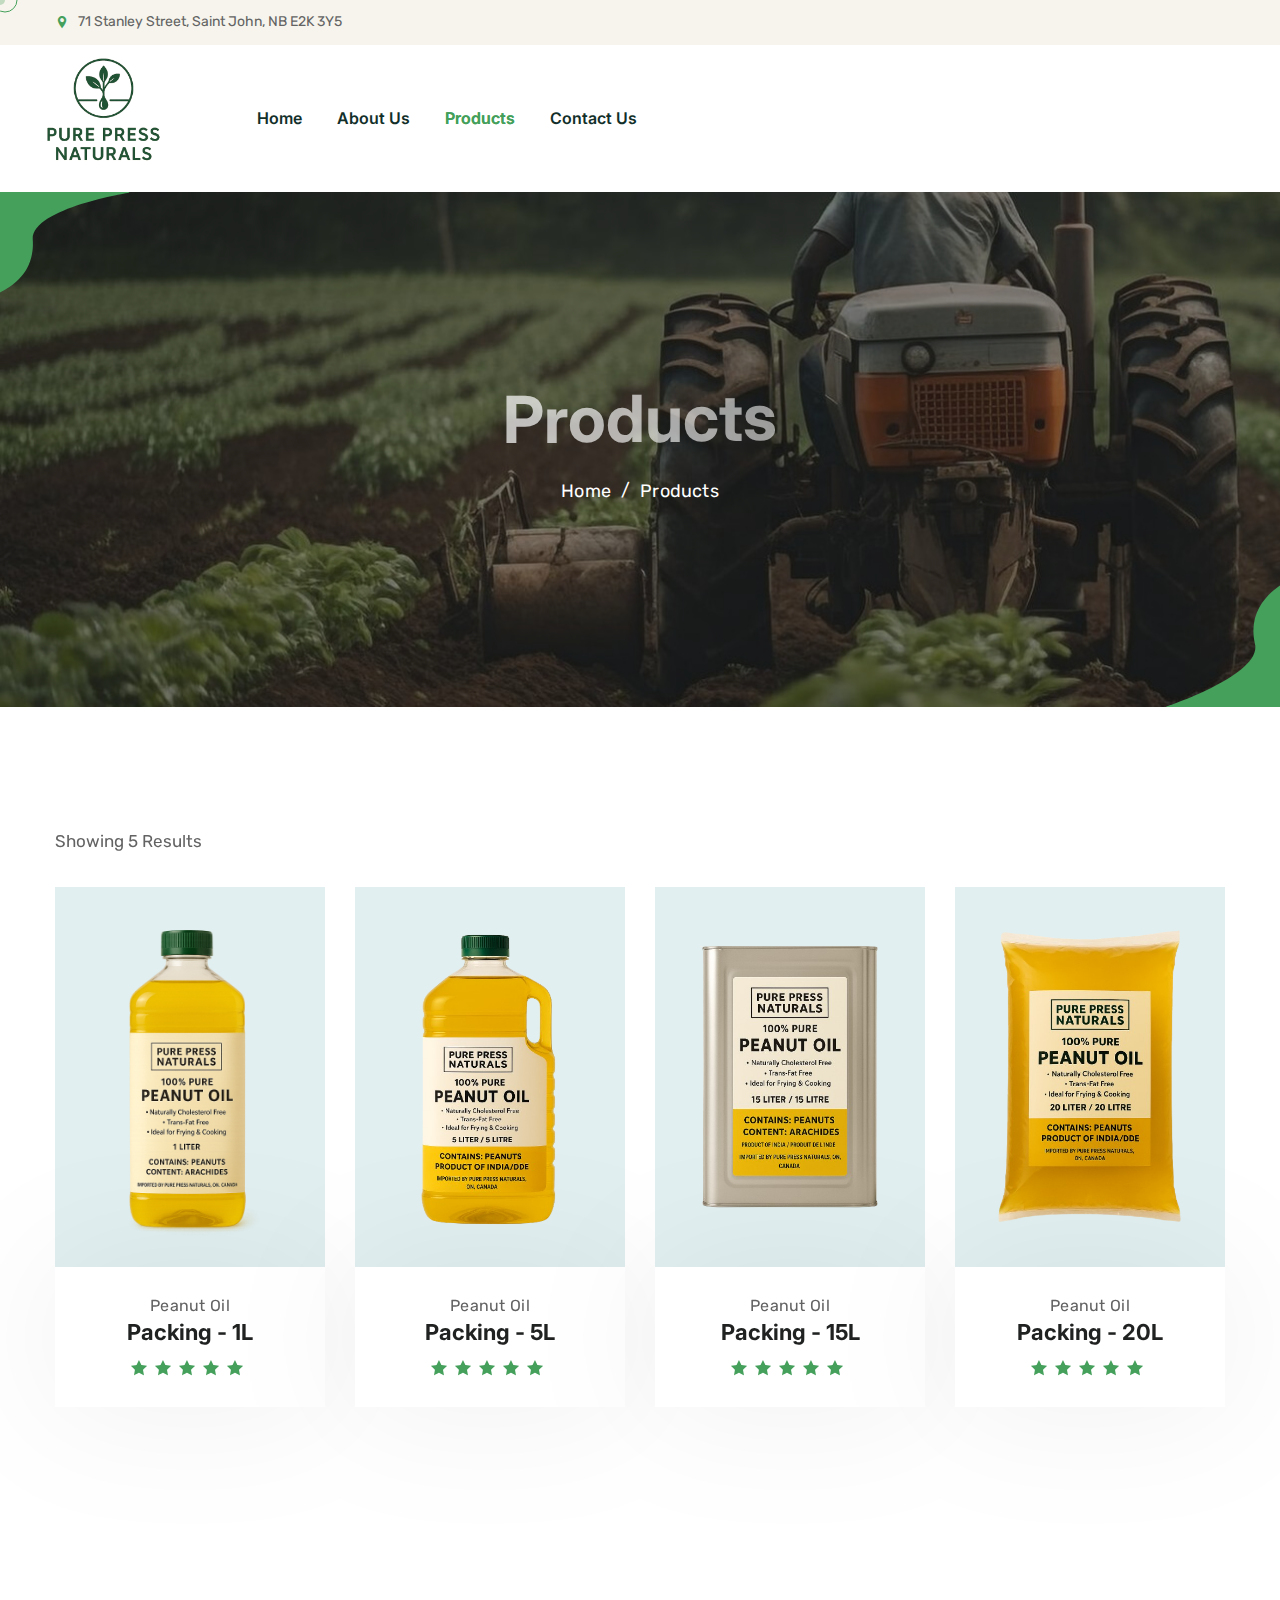
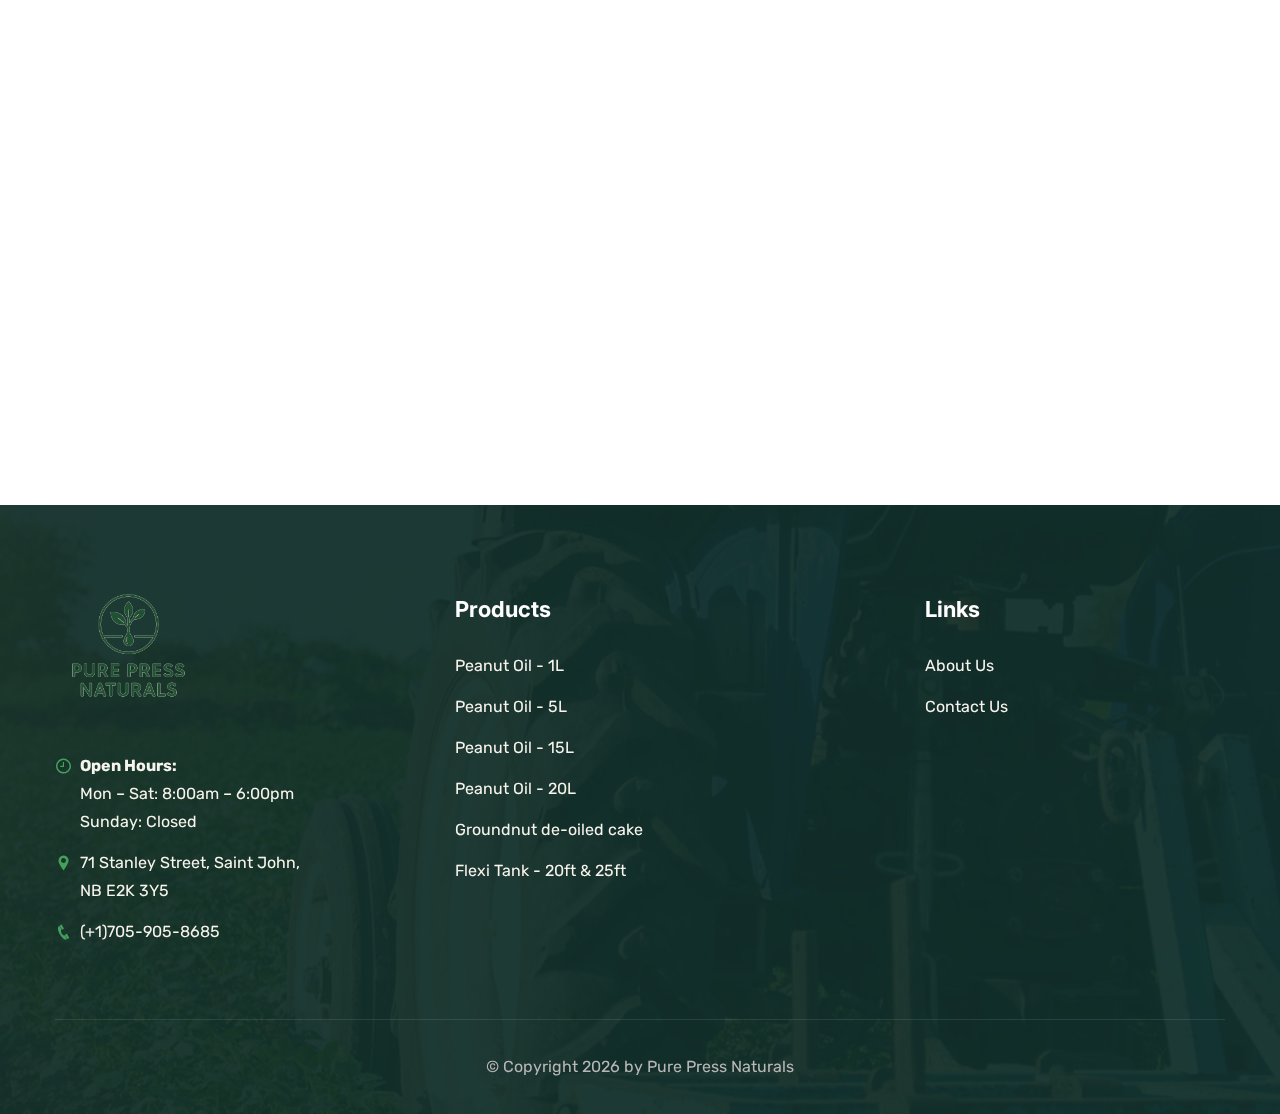
<file: products.html>
<!DOCTYPE html>
<html lang="en">
  <head>
    <meta charset="UTF-8" />
    <meta name="viewport" content="width=device-width, initial-scale=1.0" />
    <title>Products || Pure Press Naturals</title>
    <!-- favicons Icons -->
    <link
      rel="apple-touch-icon"
      sizes="180x180"
      href="assets/images/favicons/favicon.png"
    />
    <link
      rel="icon"
      type="image/png"
      sizes="32x32"
      href="assets/images/favicons/favicon.png"
    />
    <link
      rel="icon"
      type="image/png"
      sizes="16x16"
      href="assets/images/favicons/favicon.png"
    />
    <link rel="manifest" href="assets/images/favicons/site.webmanifest" />
    <meta name="description" />

    <!-- fonts -->
    <link rel="preconnect" href="https://fonts.googleapis.com/" />
    <link rel="preconnect" href="https://fonts.gstatic.com/" crossorigin />
    <link
      href="https://fonts.googleapis.com/css2?family=Inter:wght@100..900&amp;family=Rubik:ital,wght@0,300..900;1,300..900&amp;display=swap"
      rel="stylesheet"
    />

    <link
      rel="stylesheet"
      href="assets/vendors/bootstrap/css/bootstrap.min.css"
    />
    <link
      rel="stylesheet"
      href="assets/vendors/bootstrap-select/bootstrap-select.min.css"
    />
    <link rel="stylesheet" href="assets/vendors/animate/animate.min.css" />
    <link rel="stylesheet" href="assets/vendors/fontawesome/css/all.min.css" />
    <link rel="stylesheet" href="assets/vendors/icofont/icofont.min.css" />
    <link rel="stylesheet" href="assets/vendors/jquery-ui/jquery-ui.css" />
    <link rel="stylesheet" href="assets/vendors/jarallax/jarallax.css" />
    <link
      rel="stylesheet"
      href="assets/vendors/jquery-magnific-popup/jquery.magnific-popup.css"
    />
    <link
      rel="stylesheet"
      href="assets/vendors/nouislider/nouislider.min.css"
    />
    <link
      rel="stylesheet"
      href="assets/vendors/nouislider/nouislider.pips.css"
    />
    <link rel="stylesheet" href="assets/vendors/tiny-slider/tiny-slider.css" />
    <link rel="stylesheet" href="assets/vendors/slick/slick.css" />
    <link rel="stylesheet" href="assets/vendors/alefox-icons/style.css" />
    <link
      rel="stylesheet"
      href="assets/vendors/owl-carousel/css/owl.carousel.min.css"
    />
    <link
      rel="stylesheet"
      href="assets/vendors/owl-carousel/css/owl.theme.default.min.css"
    />

    <!-- template styles -->
    <link rel="stylesheet" href="assets/css/alefox.css" />
  </head>

  <body class="custom-cursor">
    <div class="custom-cursor__cursor"></div>
    <div class="custom-cursor__cursor-two"></div>

    <div class="preloader">
      <div
        class="preloader__image"
        style="background-image: url(assets/images/loader.png)"
      ></div>
    </div>
    <!-- /.preloader -->
    <div class="page-wrapper">
      <div class="topbar-one">
        <div class="container">
          <div class="topbar-one__inner">
            <ul class="list-unstyled topbar-one__info">
              <li class="topbar-one__info__item">
                <i class="icofont-location-pin topbar-one__info__icon"></i>
                71 Stanley Street, Saint John, NB E2K 3Y5
              </li>
            </ul>
            <!-- /.list-unstyled topbar-one__info -->
            <div class="topbar-one__right">
              <!-- <div class="topbar-one__social">
                <a href="https://facebook.com/">
                  <i class="fab fa-facebook-f" aria-hidden="true"></i>
                  <span class="sr-only">Facebook</span>
                </a>
                <a href="https://pinterest.com/">
                  <i class="fab fa-pinterest-p" aria-hidden="true"></i>
                  <span class="sr-only">Pinterest</span>
                </a>
                <a href="https://twitter.com/">
                  <i class="fab fa-twitter" aria-hidden="true"></i>
                  <span class="sr-only">Twitter</span>
                </a>
                <a href="https://instagram.com/">
                  <i class="fab fa-instagram" aria-hidden="true"></i>
                  <span class="sr-only">Instagram</span>
                </a>
              </div> -->
              <!-- /.topbar-one__social -->
            </div>
            <!-- /.topbar-one__right -->
          </div>
          <!-- /.topbar-one__inner -->
        </div>
        <!-- /.container-fluid -->
      </div>
      <!-- /.topbar-one -->

      <header class="main-header sticky-header sticky-header--normal">
        <div class="container-fluid">
          <div class="main-header__inner">
            <div class="main-header__logo">
              <a href="index.html">
                <img
                  src="assets/images/unnamed.png"
                  alt="Pure Press Naturals"
                  width="147"
                />
              </a>
            </div>
            <!-- /.main-header__logo -->

            <nav class="main-header__nav main-menu">
              <ul class="main-menu__list">
                <li>
                  <a href="index.html">Home</a>
                </li>

                <li>
                  <a href="about.html">About Us</a>
                </li>
                <li>
                  <a href="products.html">Products</a>
                </li>
                <li>
                  <a href="contact.html">Contact Us</a>
                </li>
              </ul>
            </nav>
            <!-- /.main-header__nav -->
            <div class="main-header__right">
              <div class="mobile-nav__btn mobile-nav__toggler">
                <span></span>
                <span></span>
                <span></span>
              </div>
              <!-- /.mobile-nav__toggler -->

              <div class="main-header__right__border"></div>
              <div class="main-header__call">
                <div class="main-header__call__icon">
                  <span class="icon-phone-call-two"></span>
                </div>
                <div class="main-header__call__title">Requesting a Call:</div>
                <a class="main-header__call__text" href="tel:(+1)705-905-8685"
                  >(+1)705-905-8685</a
                >
              </div>
              <!-- /. main-header__info -->
            </div>
            <!-- /.main-header__right -->
          </div>
          <!-- /.main-header__inner -->
        </div>
        <!-- /.container-fluid -->
      </header>
      <!-- /.main-header -->
      <section class="page-header">
        <div class="page-header__shape-left"></div>
        <div class="page-header__shape-right"></div>
        <div class="page-header__bg"></div>
        <!-- /.page-header__bg -->
        <div class="container">
          <h2 class="page-header__title bw-split-in-down">Products</h2>
          <ul class="alefox-breadcrumb list-unstyled">
            <li><a href="index.html">Home</a></li>
            <li><span>Products</span></li>
          </ul>
          <!-- /.thm-breadcrumb list-unstyled -->
        </div>
        <!-- /.container -->
      </section>
      <!-- /.page-header -->

      <section class="product-one">
        <div class="container">
          <div class="row justify-content-center">
            <div class="col-lg-12">
              <div class="product__info-top">
                <div class="product__showing-text-box">
                  <p class="product__showing-text">Showing 5 Results</p>
                </div>
              </div>
              <div class="row gutter-y-30">
                <div class="col-md-6 col-lg-4 col-xl-3">
                  <div
                    class="product__item wow fadeInUp"
                    data-wow-duration="1500ms"
                    data-wow-delay="000ms"
                  >
                    <div class="product__item__img">
                      <img
                        src="assets/images/products/product-1-1.png"
                        alt="Pure Press Naturals"
                      />

                      <!-- <div class="product__item__flash">
                        <span class="product__item__flash__off">Sale</span>
                      </div> -->

                      <div class="product__item__btn">
                        <!-- <a href="cart.html"
                          ><i class="icon-shopping-cart"></i
                        ></a>
                        <a href="wishlist.html"><i class="far fa-heart"></i></a> -->
                        <a href="peanut-oil.html"><i class="fas fa-eye"></i></a>
                      </div>
                    </div>
                    <!-- /.product-image -->
                    <div class="product__item__content">
                      <div class="product__item__cats">
                        <a href="peanut-oil.html">Peanut Oil</a>
                      </div>
                      <h4 class="product__item__title">
                        <a href="peanut-oil.html">Packing - 1L</a>
                      </h4>
                      <!-- /.product-title -->
                      <!-- <div class="product__item__price">$10.00</div> -->
                      <!-- /.product-price -->
                      <div class="product__item__ratings">
                        <span class="icofont-star"></span
                        ><span class="icofont-star"></span
                        ><span class="icofont-star"></span
                        ><span class="icofont-star"></span
                        ><span class="icofont-star"></span>
                      </div>
                      <!-- /.product-ratings -->
                    </div>
                    <!-- /.product-content -->
                  </div>
                  <!-- /.product-item -->
                </div>
                <!-- /.col-md-6 col-lg-4 -->
                <div class="col-md-6 col-lg-4 col-xl-3">
                  <div
                    class="product__item wow fadeInUp"
                    data-wow-duration="1500ms"
                    data-wow-delay="000ms"
                  >
                    <div class="product__item__img">
                      <img
                        src="assets/images/products/5L.png"
                        alt="Pure Press Naturals"
                      />

                      <!-- <div class="product__item__flash">
                        <span class="product__item__flash__off">Sale</span>
                      </div> -->

                      <div class="product__item__btn">
                        <!-- <a href="cart.html"
                          ><i class="icon-shopping-cart"></i
                        ></a>
                        <a href="wishlist.html"><i class="far fa-heart"></i></a> -->
                        <a href="peanut-oil.html"><i class="fas fa-eye"></i></a>
                      </div>
                    </div>
                    <!-- /.product-image -->
                    <div class="product__item__content">
                      <div class="product__item__cats">
                        <a href="peanut-oil.html">Peanut Oil</a>
                      </div>
                      <h4 class="product__item__title">
                        <a href="peanut-oil.html">Packing - 5L</a>
                      </h4>
                      <!-- /.product-title -->
                      <!-- <div class="product__item__price">$10.00</div> -->
                      <!-- /.product-price -->
                      <div class="product__item__ratings">
                        <span class="icofont-star"></span
                        ><span class="icofont-star"></span
                        ><span class="icofont-star"></span
                        ><span class="icofont-star"></span
                        ><span class="icofont-star"></span>
                      </div>
                      <!-- /.product-ratings -->
                    </div>
                    <!-- /.product-content -->
                  </div>
                  <!-- /.product-item -->
                </div>
                <!-- /.col-md-6 col-lg-4 -->
                <div class="col-md-6 col-lg-4 col-xl-3">
                  <div
                    class="product__item wow fadeInUp"
                    data-wow-duration="1500ms"
                    data-wow-delay="000ms"
                  >
                    <div class="product__item__img">
                      <img
                        src="assets/images/products/15L.png"
                        alt="Pure Press Naturals"
                      />

                      <!-- <div class="product__item__flash">
                        <span class="product__item__flash__off">Sale</span>
                      </div> -->

                      <div class="product__item__btn">
                        <!-- <a href="cart.html"
                          ><i class="icon-shopping-cart"></i
                        ></a>
                        <a href="wishlist.html"><i class="far fa-heart"></i></a> -->
                        <a href="peanut-oil.html"><i class="fas fa-eye"></i></a>
                      </div>
                    </div>
                    <!-- /.product-image -->
                    <div class="product__item__content">
                      <div class="product__item__cats">
                        <a href="peanut-oil.html">Peanut Oil</a>
                      </div>
                      <h4 class="product__item__title">
                        <a href="peanut-oil.html">Packing - 15L</a>
                      </h4>
                      <!-- /.product-title -->
                      <!-- <div class="product__item__price">$10.00</div> -->
                      <!-- /.product-price -->
                      <div class="product__item__ratings">
                        <span class="icofont-star"></span
                        ><span class="icofont-star"></span
                        ><span class="icofont-star"></span
                        ><span class="icofont-star"></span
                        ><span class="icofont-star"></span>
                      </div>
                      <!-- /.product-ratings -->
                    </div>
                    <!-- /.product-content -->
                  </div>
                  <!-- /.product-item -->
                </div>
                <!-- /.col-md-6 col-lg-4 -->
                <div class="col-md-6 col-lg-4 col-xl-3">
                  <div
                    class="product__item wow fadeInUp"
                    data-wow-duration="1500ms"
                    data-wow-delay="000ms"
                  >
                    <div class="product__item__img">
                      <img
                        src="assets/images/products/20L.png"
                        alt="Pure Press Naturals"
                      />

                      <!-- <div class="product__item__flash">
                        <span class="product__item__flash__off">Sale</span>
                      </div> -->

                      <div class="product__item__btn">
                        <!-- <a href="cart.html"
                          ><i class="icon-shopping-cart"></i
                        ></a>
                        <a href="wishlist.html"><i class="far fa-heart"></i></a> -->
                        <a href="peanut-oil.html"><i class="fas fa-eye"></i></a>
                      </div>
                    </div>
                    <!-- /.product-image -->
                    <div class="product__item__content">
                      <div class="product__item__cats">
                        <a href="peanut-oil.html">Peanut Oil</a>
                      </div>
                      <h4 class="product__item__title">
                        <a href="peanut-oil.html">Packing - 20L</a>
                      </h4>
                      <!-- /.product-title -->
                      <!-- <div class="product__item__price">$10.00</div> -->
                      <!-- /.product-price -->
                      <div class="product__item__ratings">
                        <span class="icofont-star"></span
                        ><span class="icofont-star"></span
                        ><span class="icofont-star"></span
                        ><span class="icofont-star"></span
                        ><span class="icofont-star"></span>
                      </div>
                      <!-- /.product-ratings -->
                    </div>
                    <!-- /.product-content -->
                  </div>
                  <!-- /.product-item -->
                </div>
                <!-- /.col-md-6 col-lg-4 -->
                <div class="col-md-6 col-lg-4 col-xl-3">
                  <div
                    class="product__item wow fadeInUp"
                    data-wow-duration="1500ms"
                    data-wow-delay="000ms"
                  >
                    <div class="product__item__img">
                      <img
                        src="assets/images/products/cake.jpg"
                        alt="Pure Press Naturals"
                      />

                      <!-- <div class="product__item__flash">
                        <span class="product__item__flash__off">Sale</span>
                      </div> -->

                      <div class="product__item__btn">
                        <!-- <a href="cart.html"
                          ><i class="icon-shopping-cart"></i
                        ></a>
                        <a href="wishlist.html"><i class="far fa-heart"></i></a> -->
                        <a href="gn-de.html"><i class="fas fa-eye"></i></a>
                      </div>
                    </div>
                    <!-- /.product-image -->
                    <div class="product__item__content">
                      <div class="product__item__cats">
                        <a href="gn-de.html">Groundnut de-oiled cake or DOC</a>
                      </div>
                      <h4 class="product__item__title">
                        <a href="gn-de.html">Packing - 50kg bag</a>
                      </h4>
                      <!-- /.product-title -->
                      <!-- <div class="product__item__price">$10.00</div> -->
                      <!-- /.product-price -->
                      <div class="product__item__ratings">
                        <span class="icofont-star"></span
                        ><span class="icofont-star"></span
                        ><span class="icofont-star"></span
                        ><span class="icofont-star"></span
                        ><span class="icofont-star"></span>
                      </div>
                      <!-- /.product-ratings -->
                    </div>
                    <!-- /.product-content -->
                  </div>
                  <!-- /.product-item -->
                </div>
                <div class="col-md-6 col-lg-4 col-xl-3">
                  <div
                    class="product__item wow fadeInUp"
                    data-wow-duration="1500ms"
                    data-wow-delay="000ms"
                  >
                    <div class="product__item__img">
                      <img
                        src="assets/images/resources/flexi-tank.png"
                        alt="Pure Press Naturals"
                      />

                      <!-- <div class="product__item__flash">
                        <span class="product__item__flash__off">Sale</span>
                      </div> -->

                      <div class="product__item__btn">
                        <!-- <a href="cart.html"
                          ><i class="icon-shopping-cart"></i
                        ></a>
                        <a href="wishlist.html"><i class="far fa-heart"></i></a> -->
                        <a href="flexi-tank.html"><i class="fas fa-eye"></i></a>
                      </div>
                    </div>
                    <!-- /.product-image -->
                    <div
                      class="product__item__content"
                      style="padding: 51px 20px 30px"
                    >
                      <div class="product__item__cats">
                        <a href="flexi-tank.html">Flexi Tank</a>
                      </div>
                      <h4 class="product__item__title">
                        <a href="flexi-tank.html">Size - 20MT</a>
                      </h4>
                      <!-- /.product-title -->
                      <!-- <div class="product__item__price">$10.00</div> -->
                      <!-- /.product-price -->
                      <div class="product__item__ratings">
                        <span class="icofont-star"></span
                        ><span class="icofont-star"></span
                        ><span class="icofont-star"></span
                        ><span class="icofont-star"></span
                        ><span class="icofont-star"></span>
                      </div>
                      <!-- /.product-ratings -->
                    </div>
                    <!-- /.product-content -->
                  </div>
                  <!-- /.product-item -->
                </div>
                <!-- /.col-md-6 col-lg-4 -->
              </div>
              <!-- /.row -->
            </div>
            <!-- /.col-lg-9 -->
          </div>
          <!-- /.row -->
        </div>
        <!-- /.container -->
      </section>
      <!-- /.product-one -->

      <footer class="main-footer background-black">
        <div
          class="main-footer__bg background-black"
          style="
            background-image: url(assets/images/backgrounds/footer-bg-1-1.jpg);
          "
        ></div>
        <!-- /.main-footer__bg -->
        <div class="main-footer__top">
          <div class="container">
            <div class="row">
              <div class="col-md-6 col-xl-4">
                <div class="footer-widget footer-widget--about">
                  <a href="index.html" class="footer-widget__logo">
                    <img
                      src="assets/images/unnamed.png"
                      width="147"
                      alt="Pure Press Naturals"
                    />
                  </a>
                  <ul class="list-unstyled footer-widget__info">
                    <li>
                      <span class="footer-widget__info__icon"
                        ><i class="icofont-clock-time"></i
                      ></span>
                      <div class="footer-widget__info__content">
                        <strong>Open Hours:</strong><br />
                        Mon – Sat: 8:00am – 6:00pm<br />
                        Sunday: Closed
                      </div>
                    </li>
                    <li>
                      <span class="footer-widget__info__icon"
                        ><i class="icofont-location-pin"></i
                      ></span>
                      71 Stanley Street, Saint John, NB E2K 3Y5
                    </li>
                    <li>
                      <span class="footer-widget__info__icon"
                        ><i class="icofont-phone"></i
                      ></span>
                      <a href="tel:(+1)705-905-8685">(+1)705-905-8685</a>
                    </li>
                  </ul>
                  <!-- /.list-unstyled -->
                  <!-- <div class="footer-widget__social">
                    <a href="https://facebook.com/">
                      <i class="fab fa-facebook-f" aria-hidden="true"></i>
                      <span class="sr-only">Facebook</span>
                    </a>
                    <a href="https://pinterest.com/">
                      <i class="fab fa-pinterest-p" aria-hidden="true"></i>
                      <span class="sr-only">Pinterest</span>
                    </a>
                    <a href="https://twitter.com/">
                      <i class="fab fa-twitter" aria-hidden="true"></i>
                      <span class="sr-only">Twitter</span>
                    </a>
                    <a href="https://instagram.com/">
                      <i class="fab fa-instagram" aria-hidden="true"></i>
                      <span class="sr-only">Instagram</span>
                    </a>
                  </div> -->
                  <!-- /.footer-widget__social -->
                </div>
                <!-- /.footer-widget -->
              </div>
              <!-- /.col-md-6 -->
              <div class="col-md-6 col-xl-5">
                <div class="footer-widget footer-widget--links">
                  <h2 class="footer-widget__title">Products</h2>
                  <!-- /.footer-widget__title -->
                  <ul class="list-unstyled footer-widget__links">
                    <li><a href="peanut-oil.html">Peanut Oil - 1L</a></li>
                    <li>
                      <a href="peanut-oil.html">Peanut Oil - 5L</a>
                    </li>
                    <li>
                      <a href="peanut-oil.html">Peanut Oil - 15L</a>
                    </li>
                    <li>
                      <a href="peanut-oil.html">Peanut Oil - 20L</a>
                    </li>
                    <li>
                      <a href="gn-de.html">Groundnut de-oiled cake</a>
                    </li>
                    <li>
                      <a href="flexi-tank.html">Flexi Tank - 20ft & 25ft</a>
                    </li>
                  </ul>
                  <!-- /.list-unstyled footer-widget__links -->
                </div>
              </div>
              <!-- /.col-md-6 -->
              <div class="col-md-6 col-xl-3">
                <div
                  class="footer-widget footer-widget--links footer-widget--links-two"
                >
                  <h2 class="footer-widget__title">Links</h2>
                  <!-- /.footer-widget__title -->
                  <ul class="list-unstyled footer-widget__links">
                    <li><a href="about.html">About Us</a></li>
                    <li><a href="contact.html">Contact Us</a></li>
                  </ul>
                  <!-- /.list-unstyled footer-widget__links -->
                </div>
                <!-- /.footer-widget -->
              </div>
              <!-- /.col-md-6 -->
            </div>
            <!-- /.row -->
          </div>
          <!-- /.container -->
        </div>
        <!-- /.main-footer__top -->
        <div class="main-footer__bottom">
          <div class="container">
            <div class="main-footer__bottom__inner">
              <p class="main-footer__copyright">
                &copy; Copyright <span class="dynamic-year"></span> by Pure
                Press Naturals
              </p>
            </div>
            <!-- /.main-footer__inner -->
          </div>
          <!-- /.container -->
        </div>
        <!-- /.main-footer__bottom -->
      </footer>
      <!-- /.main-footer -->
    </div>
    <!-- /.page-wrapper -->

    <div class="mobile-nav__wrapper">
      <div class="mobile-nav__overlay mobile-nav__toggler"></div>
      <!-- /.mobile-nav__overlay -->
      <div class="mobile-nav__content">
        <span class="mobile-nav__close mobile-nav__toggler"
          ><i class="fa fa-times"></i
        ></span>

        <div class="logo-box">
          <a href="index.html" aria-label="logo image"
            ><img src="assets/images/unnamed.png" width="155" alt=""
          /></a>
        </div>
        <!-- /.logo-box -->
        <div class="mobile-nav__container"></div>
        <!-- /.mobile-nav__container -->

        <ul class="mobile-nav__contact list-unstyled">
          <li>
            <i class="fa fa-envelope"></i>
            <a href="mailto:info@purepressnaturals.com"
              >info@purepressnaturals.com</a
            >
          </li>
          <li>
            <i class="fa fa-phone-alt"></i>
            <a href="tel:(+1)705-905-8685">(+1)705-905-8685</a>
          </li>
        </ul>
        <!-- /.mobile-nav__contact -->
        <!-- <div class="mobile-nav__social">
          <a href="https://facebook.com/">
            <i class="fab fa-facebook-f" aria-hidden="true"></i>
            <span class="sr-only">Facebook</span>
          </a>
          <a href="https://pinterest.com/">
            <i class="fab fa-pinterest-p" aria-hidden="true"></i>
            <span class="sr-only">Pinterest</span>
          </a>
          <a href="https://twitter.com/">
            <i class="fab fa-twitter" aria-hidden="true"></i>
            <span class="sr-only">Twitter</span>
          </a>
          <a href="https://instagram.com/">
            <i class="fab fa-instagram" aria-hidden="true"></i>
            <span class="sr-only">Instagram</span>
          </a>
        </div> -->
        <!-- /.mobile-nav__social -->
      </div>
      <!-- /.mobile-nav__content -->
    </div>
    <!-- /.mobile-nav__wrapper -->
    <div class="search-popup">
      <div class="search-popup__overlay search-toggler"></div>
      <!-- /.search-popup__overlay -->
      <div class="search-popup__content">
        <form role="search" method="get" class="search-popup__form" action="#">
          <input type="text" id="search" placeholder="Search Here..." />
          <button type="submit" aria-label="search submit" class="alefox-btn">
            <span><i class="icon-magnifying-glass"></i></span>
          </button>
        </form>
      </div>
      <!-- /.search-popup__content -->
    </div>
    <!-- /.search-popup -->
    <!-- Sidebar One Start -->
    <aside class="sidebar-one">
      <div class="sidebar-one__overlay"></div>
      <!-- /.siderbar-ovarlay -->
      <div class="sidebar-one__content">
        <div class="sidebar-one__close"><i class="icofont-close-line"></i></div>
        <!-- /.siderbar-close -->
        <div class="sidebar-one__logo">
          <a href="index.html" aria-label="logo image"
            ><img src="assets/images/unnamed.png" alt="Careox HTML" width="147"
          /></a>
        </div>
        <!-- /.sidebar-one__logo-box -->
        <p class="sidebar-one__text">
          Mauris ut enim sit amet lacus ornare ullamcor. Praesent placerat nequ
          puru rhoncu tincidunt odio ultrices. Sed feugiat feugiat felis.
        </p>
        <h4 class="sidebar-one__title">Contact Info:</h4>
        <ul class="sidebar-one__info">
          <li>
            <span class="fas fa-map-marker-alt"></span>
            85 Ketch Harbour RoadBensalem, PA 19020
          </li>
          <li>
            <span class="fas fa-envelope"></span>
            <a href="mailto:needhelp@company.com">needhelp@company.com</a>
          </li>
          <li>
            <span class="fas fa-phone-alt"></span>
            <a href="tel:09969569535">099 695 695 35</a>
          </li>
        </ul>
        <!-- <div class="sidebar-one__social">
          <a href="https://facebook.com/">
            <i class="fab fa-facebook-f" aria-hidden="true"></i>
            <span class="sr-only">Facebook</span>
          </a>
          <a href="https://pinterest.com/">
            <i class="fab fa-pinterest-p" aria-hidden="true"></i>
            <span class="sr-only">Pinterest</span>
          </a>
          <a href="https://twitter.com/">
            <i class="fab fa-twitter" aria-hidden="true"></i>
            <span class="sr-only">Twitter</span>
          </a>
          <a href="https://instagram.com/">
            <i class="fab fa-instagram" aria-hidden="true"></i>
            <span class="sr-only">Instagram</span>
          </a>
        </div> -->
        <!-- /sidebar-one__socila -->
        <h4 class="sidebar-one__title">Newsletter:</h4>
        <form
          action="#"
          data-url="MAILCHIMP_FORM_URL"
          class="sidebar-one__newsletter mc-form"
        >
          <input type="text" name="EMAIL" placeholder="Email address" />
          <button type="submit" class="fas fa-paper-plane">
            <span class="sr-only">submit</span
            ><!-- /.sr-only -->
          </button>
        </form>
        <!-- /.footer-widget__newsletter mc-form -->
      </div>
      <!-- /.sidebar__content -->
    </aside>
    <!-- Sidebar One Start -->

    <!-- back-to-top-start -->
    <a href="#" class="scroll-top">
      <svg
        class="scroll-top__circle"
        width="100%"
        height="100%"
        viewBox="-1 -1 102 102"
      >
        <path d="M50,1 a49,49 0 0,1 0,98 a49,49 0 0,1 0,-98" />
      </svg>
    </a>
    <!-- back-to-top-end -->

    <script src="assets/vendors/jquery/jquery-3.7.0.min.js"></script>
    <script src="assets/vendors/bootstrap/js/bootstrap.bundle.min.js"></script>
    <script src="assets/vendors/bootstrap-select/bootstrap-select.min.js"></script>
    <script src="assets/vendors/jarallax/jarallax.min.js"></script>
    <script src="assets/vendors/jquery-ui/jquery-ui.js"></script>
    <script src="assets/vendors/jquery-ajaxchimp/jquery.ajaxchimp.min.js"></script>
    <script src="assets/vendors/jquery-appear/jquery.appear.min.js"></script>
    <script src="assets/vendors/jquery-circle-progress/jquery.circle-progress.min.js"></script>
    <script src="assets/vendors/jquery-magnific-popup/jquery.magnific-popup.min.js"></script>
    <script src="assets/vendors/jquery-validate/jquery.validate.min.js"></script>
    <script src="assets/vendors/nouislider/nouislider.min.js"></script>
    <script src="assets/vendors/tiny-slider/tiny-slider.js"></script>
    <script src="assets/vendors/wnumb/wNumb.min.js"></script>
    <script src="assets/vendors/owl-carousel/js/owl.carousel.min.js"></script>
    <script src="assets/vendors/wow/wow.js"></script>
    <script src="assets/vendors/imagesloaded/imagesloaded.min.js"></script>
    <script src="assets/vendors/isotope/isotope.js"></script>
    <script src="assets/vendors/slick/slick.min.js"></script>
    <script src="assets/vendors/countdown/countdown.min.js"></script>
    <script src="assets/vendors/jquery-circleType/jquery.circleType.js"></script>
    <script src="assets/vendors/jquery-lettering/jquery.lettering.min.js"></script>
    <script src="assets/vendors/progress-bar/knob.js"></script>
    <!-- gsap js -->
    <script src="assets/vendors/gsap/gsap.js"></script>
    <script src="assets/vendors/gsap/scrolltrigger.min.js"></script>
    <script src="assets/vendors/gsap/splittext.min.js"></script>
    <script src="assets/vendors/gsap/alefox-split.js"></script>
    <!-- template js -->
    <script src="assets/js/alefox.js"></script>
  </body>
</html>
</file>
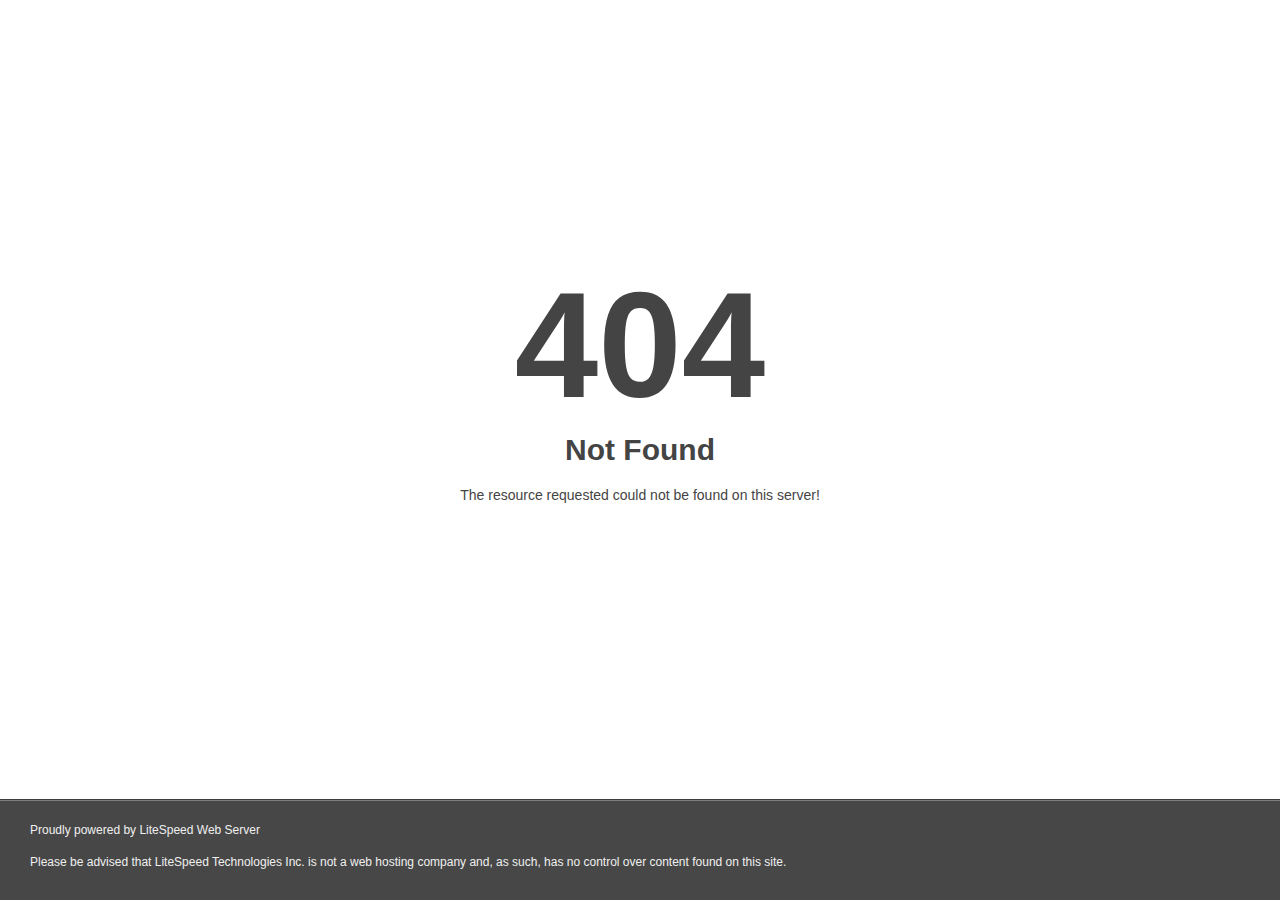
<file: assets/images/shapes/leaf-1-1.html>
<!DOCTYPE html>
<html style="height:100%">
<head>
<meta name="viewport" content="width=device-width, initial-scale=1, shrink-to-fit=no" />
<title> 404 Not Found
</title><style>@media (prefers-color-scheme:dark){body{background-color:#000!important}}</style></head>
<body style="color: #444; margin:0;font: normal 14px/20px Arial, Helvetica, sans-serif; height:100%; background-color: #fff;">
<div style="height:auto; min-height:100%; ">     <div style="text-align: center; width:800px; margin-left: -400px; position:absolute; top: 30%; left:50%;">
        <h1 style="margin:0; font-size:150px; line-height:150px; font-weight:bold;">404</h1>
<h2 style="margin-top:20px;font-size: 30px;">Not Found
</h2>
<p>The resource requested could not be found on this server!</p>
</div></div><div style="color:#f0f0f0; font-size:12px;margin:auto;padding:0px 30px 0px 30px;position:relative;clear:both;height:100px;margin-top:-101px;background-color:#474747;border-top: 1px solid rgba(0,0,0,0.15);box-shadow: 0 1px 0 rgba(255, 255, 255, 0.3) inset;">
<br>Proudly powered by LiteSpeed Web Server<p>Please be advised that LiteSpeed Technologies Inc. is not a web hosting company and, as such, has no control over content found on this site.</p></div></body></html>
</file>
<file: assets/vendors/jarallax/jarallax.css>
.jarallax {
    position: relative;
    z-index: 0;
}
.jarallax > .jarallax-img {
    position: absolute;
    object-fit: cover;
    /* support for plugin https://github.com/bfred-it/object-fit-images */
    font-family: 'object-fit: cover;';
    top: 0;
    left: 0;
    width: 100%;
    height: 100%;
    z-index: -1;
}
</file>
<file: assets/vendors/nouislider/nouislider.pips.css>
/* Base;
 *
 */
.noUi-pips,
.noUi-pips * {
-moz-box-sizing: border-box;
	box-sizing: border-box;
}
.noUi-pips {
	position: absolute;
	font: 400 12px Arial;
	color: #999;
}

/* Values;
 *
 */
.noUi-value {
	width: 40px;
	position: absolute;
	text-align: center;
}
.noUi-value-sub {
	color: #ccc;
	font-size: 10px;
}

/* Markings;
 *
 */
.noUi-marker {
	position: absolute;
	background: #CCC;
}
.noUi-marker-sub {
	background: #AAA;
}
.noUi-marker-large {
	background: #AAA;
}

/* Horizontal layout;
 *
 */
.noUi-pips-horizontal {
	padding: 10px 0;
	height: 50px;
	top: 100%;
	left: 0;
	width: 100%;
}
.noUi-value-horizontal {
	margin-left: -20px;
	padding-top: 20px;
}
.noUi-value-horizontal.noUi-value-sub {
	padding-top: 15px;
}

.noUi-marker-horizontal.noUi-marker {
	margin-left: -1px;
	width: 2px;
	height: 5px;
}
.noUi-marker-horizontal.noUi-marker-sub {
	height: 10px;
}
.noUi-marker-horizontal.noUi-marker-large {
	height: 15px;
}

/* Vertical layout;
 *
 */
.noUi-pips-vertical {
	padding: 0 10px;
	height: 100%;
	top: 0;
	left: 100%;
}
.noUi-value-vertical {
	width: 15px;
	margin-left: 20px;
	margin-top: -5px;
}

.noUi-marker-vertical.noUi-marker {
	width: 5px;
	height: 2px;
	margin-top: -1px;
}
.noUi-marker-vertical.noUi-marker-sub {
	width: 10px;
}
.noUi-marker-vertical.noUi-marker-large {
	width: 15px;
}
</file>
<file: assets/vendors/tiny-slider/tiny-slider.css>
.tns-outer{padding:0 !important}.tns-outer [hidden]{display:none !important}.tns-outer [aria-controls],.tns-outer [data-action]{cursor:pointer}.tns-slider{-webkit-transition:all 0s;-moz-transition:all 0s;transition:all 0s}.tns-slider>.tns-item{-webkit-box-sizing:border-box;-moz-box-sizing:border-box;box-sizing:border-box}.tns-horizontal.tns-subpixel{white-space:nowrap}.tns-horizontal.tns-subpixel>.tns-item{display:inline-block;vertical-align:top;white-space:normal}.tns-horizontal.tns-no-subpixel:after{content:'';display:table;clear:both}.tns-horizontal.tns-no-subpixel>.tns-item{float:left}.tns-horizontal.tns-carousel.tns-no-subpixel>.tns-item{margin-right:-100%}.tns-no-calc{position:relative;left:0}.tns-gallery{position:relative;left:0;min-height:1px}.tns-gallery>.tns-item{position:absolute;left:-100%;-webkit-transition:transform 0s, opacity 0s;-moz-transition:transform 0s, opacity 0s;transition:transform 0s, opacity 0s}.tns-gallery>.tns-slide-active{position:relative;left:auto !important}.tns-gallery>.tns-moving{-webkit-transition:all 0.25s;-moz-transition:all 0.25s;transition:all 0.25s}.tns-autowidth{display:inline-block}.tns-lazy-img{-webkit-transition:opacity 0.6s;-moz-transition:opacity 0.6s;transition:opacity 0.6s;opacity:0.6}.tns-lazy-img.tns-complete{opacity:1}.tns-ah{-webkit-transition:height 0s;-moz-transition:height 0s;transition:height 0s}.tns-ovh{overflow:hidden}.tns-visually-hidden{position:absolute;left:-10000em}.tns-transparent{opacity:0;visibility:hidden}.tns-fadeIn{opacity:1;filter:alpha(opacity=100);z-index:0}.tns-normal,.tns-fadeOut{opacity:0;filter:alpha(opacity=0);z-index:-1}.tns-vpfix{white-space:nowrap}.tns-vpfix>div,.tns-vpfix>li{display:inline-block}.tns-t-subp2{margin:0 auto;width:310px;position:relative;height:10px;overflow:hidden}.tns-t-ct{width:2333.3333333%;width:-webkit-calc(100% * 70 / 3);width:-moz-calc(100% * 70 / 3);width:calc(100% * 70 / 3);position:absolute;right:0}.tns-t-ct:after{content:'';display:table;clear:both}.tns-t-ct>div{width:1.4285714%;width:-webkit-calc(100% / 70);width:-moz-calc(100% / 70);width:calc(100% / 70);height:10px;float:left}

/*# sourceMappingURL=sourcemaps/tiny-slider.css.map */
</file>
<file: assets/vendors/alefox-icons/style.css>
@font-face {
  font-family: 'icon';
  src:  url('fonts/icona246.eot?shnr6m');
  src:  url('fonts/icona246.eot?shnr6m#iefix') format('embedded-opentype'),
    url('fonts/icona246.ttf?shnr6m') format('truetype'),
    url('fonts/icona246.woff?shnr6m') format('woff'),
    url('fonts/icona246.svg?shnr6m#icon') format('svg');
  font-weight: normal;
  font-style: normal;
  font-display: block;
}

[class^="icon-"], [class*=" icon-"] {
  /* use !important to prevent issues with browser extensions that change fonts */
  font-family: 'icon' !important;
  speak: never;
  font-style: normal;
  font-weight: normal;
  font-variant: normal;
  text-transform: none;
  line-height: 1;

  /* Better Font Rendering =========== */
  -webkit-font-smoothing: antialiased;
  -moz-osx-font-smoothing: grayscale;
}

.icon-check-mark:before {
  content: "\e90c";
}
.icon-email1:before {
  content: "\e90e";
}
.icon-play-button:before {
  content: "\e913";
}
.icon-right-arrow:before {
  content: "\e914";
}
.icon-up-arrow:before {
  content: "\e918";
}
.icon-left-arrow:before {
  content: "\e919";
}
.icon-down-arrow:before {
  content: "\e91a";
}
.icon-right-arrow-two:before {
  content: "\e915";
}
.icon-up-arrow-two:before {
  content: "\e91d";
}
.icon-right-arrow-two1:before {
  content: "\e91c";
}
.icon-down-arrow-two:before {
  content: "\e91b";
}
.icon-shopping-cart1:before {
  content: "\e917";
}
.icon-agriculture:before {
  content: "\e900";
}
.icon-agronomy:before {
  content: "\e901";
}
.icon-email:before {
  content: "\e902";
}
.icon-farmer:before {
  content: "\e903";
}
.icon-farmer-two:before {
  content: "\e904";
}
.icon-fertilizer:before {
  content: "\e905";
}
.icon-gardening:before {
  content: "\e906";
}
.icon-location:before {
  content: "\e907";
}
.icon-management:before {
  content: "\e909";
}
.icon-phone-call:before {
  content: "\e90a";
}
.icon-phone-call-two:before {
  content: "\e90b";
}
.icon-salad:before {
  content: "\e90d";
}
.icon-save-energy:before {
  content: "\e90f";
}
.icon-sustainability:before {
  content: "\e911";
}
.icon-vegetable:before {
  content: "\e912";
}
.icon-magnifying-glass:before {
  content: "\e910";
}
.icon-shopping-cart:before {
  content: "\e916";
}
</file>
<file: assets/css/alefox.css>
/*--------------------------------------------------------------
>>> TABLE OF CONTENTS:
----------------------------------------------------------------
# Utility
# Cards
# Common
# Form
# Navigations
# Animations
# Mobile Nav
# Search Popup
# Page Header
# Google Map
# Client Carousel
--------------------------------------------------------------*/
:root {
  --alefox-font: "Rubik", sans-serif;
  --alefox-heading-font: "Inter", serif;
  --alefox-text: #636363;
  --alefox-text-rgb: 99, 99, 99;
  --alefox-text-dark: #b7b7b7;
  --alefox-text-dark-rgb: 183, 183, 183;
  --alefox-text-gray: #89868d;
  --alefox-text-gray-rgb: 137, 134, 141;
  --alefox-base: #44a05b;
  --alefox-base-rgb: 68, 160, 91;
  --alefox-gray: #f6f4ec;
  --alefox-gray-rgb: 246, 244, 236;
  --alefox-gray2: #e1eff0;
  --alefox-gray2-rgb: 225, 239, 240;
  --alefox-white: #fff;
  --alefox-white-rgb: 255, 255, 255;
  --alefox-black: #122f2a;
  --alefox-black-rgb: 18, 47, 42;
  --alefox-black2: #202221;
  --alefox-black2-rgb: 32, 34, 33;
  --alefox-black3: #000;
  --alefox-black3-rgb: 0, 0, 0;
  --alefox-border-color: #dddddd;
  --alefox-border-color-rgb: 221, 221, 221;
  --alefox-letter-space: 0.1em;
  --alefox-letter-space-xl: 0.2em;
}

/*--------------------------------------------------------------
# Utility
--------------------------------------------------------------*/
.mt-20 {
  margin-top: 20px;
}

.mt-30 {
  margin-top: 30px;
}

.mt-40 {
  margin-top: 40px;
}

.mt-50 {
  margin-top: 50px;
}

.mt-60 {
  margin-top: 60px;
}

.mt-80 {
  margin-top: 80px;
}

.mt-120 {
  margin-top: 120px;
}

.mt--60 {
  margin-top: -60px;
}

.mt--120 {
  margin-top: -120px;
}

.mb-20 {
  margin-bottom: 20px;
}

.mb-30 {
  margin-bottom: 30px;
}

.mb-40 {
  margin-bottom: 40px;
}

.mb-50 {
  margin-bottom: 50px;
}

.mb-60 {
  margin-bottom: 60px;
}

.mb-80 {
  margin-bottom: 80px;
}

.mb-120 {
  margin-bottom: 120px;
}

.mb--60 {
  margin-bottom: -60px;
}

.mb--120 {
  margin-bottom: -120px;
}

.pt-20 {
  padding-top: 20px;
}

.pt-30 {
  padding-top: 30px;
}

.pt-40 {
  padding-top: 40px;
}

.pt-50 {
  padding-top: 50px;
}

.pt-60 {
  padding-top: 60px;
}

.pt-80 {
  padding-top: 80px;
}

.pt-100 {
  padding-top: 100px;
}

.pt-110 {
  padding-top: 110px;
}

.pt-115 {
  padding-top: 115px;
}

.pt-120 {
  padding-top: 120px;
}

.pt-142 {
  padding-top: 142px;
}

.pb-20 {
  padding-bottom: 20px;
}

.pb-30 {
  padding-bottom: 30px;
}

.pb-40 {
  padding-bottom: 40px;
}

.pb-50 {
  padding-bottom: 50px;
}

.pb-60 {
  padding-bottom: 60px;
}

.pb-80 {
  padding-bottom: 80px;
}

.pb-90 {
  padding-bottom: 90px;
}

.pb-100 {
  padding-bottom: 100px;
}

.pb-110 {
  padding-bottom: 110px;
}

.pb-115 {
  padding-bottom: 115px;
}

.pb-120 {
  padding-bottom: 120px;
}

.pl-5 {
  padding-left: 5px;
}

.pl-10 {
  padding-left: 10px;
}

.pl-15 {
  padding-left: 15px;
}

.pl-20 {
  padding-left: 20px;
}

.pl-30 {
  padding-left: 30px;
}

.pr-5 {
  padding-right: 5px;
}

.pr-10 {
  padding-right: 10px;
}

.pr-15 {
  padding-right: 15px;
}

.pr-20 {
  padding-right: 20px;
}

.pr-30 {
  padding-right: 30px;
}

/*--------------------------------------------------------------
# Common
--------------------------------------------------------------*/
body {
  font-family: var(--alefox-font, "Rubik", sans-serif);
  color: var(--alefox-text, #636363);
  font-size: 16px;
  line-height: 1.75;
  font-weight: 400;
}

body.locked {
  overflow: hidden;
}

a {
  color: var(--alefox-base, #44a05b);
  transition: all 400ms ease;
}

a,
a:hover,
a:focus,
a:visited {
  text-decoration: none;
}

::placeholder {
  color: inherit;
  opacity: 1;
}

h1,
h2,
h3,
h4,
h5,
h6 {
  font-family: var(--alefox-heading-font, "Inter", serif);
  color: var(--alefox-black, #122f2a);
}
@media (max-width: 575px) {
  h1 br,
  h2 br,
  h3 br,
  h4 br,
  h5 br,
  h6 br {
    display: none;
  }
}

@media (max-width: 575px) {
  p br {
    display: none;
  }
}

::placeholder {
  color: inherit;
  opacity: 1;
}

.background-base {
  background-color: var(--alefox-base, #44a05b);
}

.background-gray {
  background-color: var(--alefox-gray, #f6f4ec);
}

.background-black {
  background-color: var(--alefox-black, #122f2a);
}

.background-black-2 {
  background-color: var(--alefox-black2, #202221);
}

.alefox-text-dark {
  color: var(--alefox-text-dark, #b7b7b7);
}

.page-wrapper {
  position: relative;
  margin: 0 auto;
  width: 100%;
  min-width: 300px;
  overflow: hidden;
}

.container-fluid,
.container {
  padding-left: 15px;
  padding-right: 15px;
}

@media (min-width: 1200px) {
  .container {
    max-width: 1200px;
  }
}
.row {
  --bs-gutter-x: 30px;
}

.gutter-y-10 {
  --bs-gutter-y: 10px;
}

.gutter-y-15 {
  --bs-gutter-y: 15px;
}

.gutter-y-20 {
  --bs-gutter-y: 20px;
}

.gutter-y-30 {
  --bs-gutter-y: 30px;
}

.gutter-y-60 {
  --bs-gutter-y: 60px;
}

.alefox-btn {
  display: inline-block;
  vertical-align: middle;
  -webkit-appearance: none;
  border: none;
  outline: none !important;
  background-color: transparent;
  border-radius: 0;
  color: var(--alefox-black, #122f2a);
  font-size: 16px;
  font-weight: 600;
  font-family: var(--alefox-font, "Rubik", sans-serif);
  padding: 14px 40px;
  transition: 500ms;
  text-transform: uppercase;
  position: relative;
  overflow: hidden;
  text-align: center;
}
.alefox-btn__item {
  position: absolute;
  background-color: var(--alefox-base, #44a05b);
}
.alefox-btn__item:nth-child(1) {
  top: 0px;
  left: 0px;
  width: 100%;
  height: 2px;
  -webkit-animation: 2s animateTop linear infinite;
  animation: 2s animateTop linear infinite;
}
.alefox-btn__item:nth-child(2) {
  top: 0px;
  right: 0px;
  height: 100%;
  width: 2px;
  -webkit-animation: 2s animateRight linear -1s infinite;
  animation: 2s animateRight linear -1s infinite;
}
.alefox-btn__item:nth-child(3) {
  bottom: 0px;
  left: 0px;
  width: 100%;
  height: 2px;
  -webkit-animation: 2s animateBottom linear infinite;
  animation: 2s animateBottom linear infinite;
}
.alefox-btn__item:nth-child(4) {
  top: 0px;
  left: 0px;
  height: 100%;
  width: 2px;
  -webkit-animation: 2s animateLeft linear -1s infinite;
  animation: 2s animateLeft linear -1s infinite;
}
.alefox-btn:hover {
  color: var(--alefox-black, #122f2a);
}
.alefox-btn:hover .alefox-btn__item {
  animation-play-state: paused;
}

.tabs-box .tabs-content .tab:not(.active-tab) {
  display: none;
}

.bootstrap-select .dropdown-menu {
  padding-top: 0;
  padding-bottom: 0;
  border-radius: 0;
}
.bootstrap-select .dropdown-item.active,
.bootstrap-select .dropdown-item:active {
  background-color: var(--alefox-base, #44a05b);
}

.tns-outer .tns-controls {
  display: flex;
  justify-content: center;
  align-items: center;
  margin-top: 40px;
}
.tns-outer .tns-controls button {
  width: 45px;
  height: 45px;
  border: 2px solid #f4f4f4;
  outline: none;
  display: flex;
  justify-content: center;
  align-items: center;
  color: var(--alefox-text, #636363);
  border-radius: 50%;
  margin-left: 5px;
  margin-right: 5px;
}

.block-title {
  margin-top: -8px;
  margin-bottom: 50px;
}
.block-title__decor {
  width: 21px;
  height: 14px;
  background-image: url(../images/shapes/leaf-1-1.html);
  background-repeat: no-repeat;
  background-position: top center;
  display: inline-block;
  line-height: 1;
  margin-bottom: -5px;
  position: relative;
  top: -7px;
}
.block-title p {
  margin: 0;
  color: var(--alefox-text, #636363);
  font-size: 16px;
  line-height: 1;
  margin-bottom: 7px;
}
@media (min-width: 768px) {
  .block-title p {
    font-size: 18px;
  }
}
@media (min-width: 992px) {
  .block-title p {
    font-size: 20px;
  }
}
.block-title h3 {
  margin: 0;
  font-size: 35px;
  color: var(--alefox-black, #122f2a);
}
@media (min-width: 768px) {
  .block-title h3 {
    font-size: 42px;
  }
}
@media (min-width: 992px) {
  .block-title h3 {
    font-size: 50px;
  }
}

.ul-list-one {
  margin-bottom: 0;
}
.ul-list-one li {
  position: relative;
  padding-left: 45px;
  font-size: 16px;
  font-weight: 500;
  color: var(--alefox-black, #122f2a);
}
@media (min-width: 481px) {
  .ul-list-one li {
    font-size: 20px;
  }
}
.ul-list-one li::before {
  content: "\e907";
  color: var(--alefox-base, #44a05b);
  font-size: 26px;
  position: absolute;
  top: 50%;
  left: 0;
  transform: translateY(-50%);
  font-family: "azino-icon";
}

.preloader {
  position: fixed;
  background-color: var(--alefox-black, #122f2a);
  background-position: center center;
  background-repeat: no-repeat;
  top: 0;
  left: 0;
  right: 0;
  bottom: 0;
  z-index: 9991;
  display: -webkit-box;
  display: flex;
  -webkit-box-pack: center;
  justify-content: center;
  -webkit-box-align: center;
  align-items: center;
  text-align: center;
}
.preloader__image {
  -webkit-animation-fill-mode: both;
  animation-fill-mode: both;
  -webkit-animation-name: flipInY;
  animation-name: flipInY;
  -webkit-animation-duration: 2s;
  animation-duration: 2s;
  -webkit-animation-iteration-count: infinite;
  animation-iteration-count: infinite;
  background-repeat: no-repeat;
  background-position: center center;
  background-size: 60px auto;
  width: 100%;
  height: 100%;
}

/* scroll to top */
.scroll-top {
  position: fixed;
  right: 30px;
  bottom: 30px;
  height: 50px;
  width: 50px;
  cursor: pointer;
  display: block;
  border-radius: 50%;
  background-color: var(--alefox-black, #122f2a);
  z-index: 99;
  opacity: 0;
  padding: 6px;
  visibility: hidden;
  transform: translateY(15px);
  -webkit-transition: all 200ms linear;
  transition: all 200ms linear;
}
.scroll-top--active {
  opacity: 1;
  visibility: visible;
  transform: translateY(0);
}
.scroll-top::after {
  position: absolute;
  content: "\e91d";
  font-family: "icon" !important;
  text-align: center;
  line-height: 50px;
  font-size: 17px;
  color: var(--alefox-base, #44a05b);
  left: 0;
  top: 0;
  height: 100%;
  width: 100%;
  cursor: pointer;
  display: block;
  z-index: 1;
  -webkit-transition: all 200ms linear;
  transition: all 200ms linear;
}
.scroll-top__circle path {
  stroke: var(--alefox-base, #44a05b);
  stroke-width: 4;
  fill: none;
  box-sizing: border-box;
  -webkit-transition: all 200ms linear;
  transition: all 200ms linear;
}

/* post paginations */
.post-pagination {
  display: flex;
  align-items: center;
  justify-content: center;
  gap: 10px;
  margin: 0;
  padding: 0;
  list-style: none;
  margin-top: 30px;
}
.post-pagination.text-left {
  justify-content: flex-start;
}
@media (max-width: 767px) {
  .post-pagination {
    margin-top: 10px;
  }
}
.post-pagination a {
  display: flex;
  width: 45px;
  height: 45px;
  background-color: var(--alefox-gray, #f6f4ec);
  align-items: center;
  justify-content: center;
  color: var(--alefox-black, #122f2a);
  font-size: 16px;
  font-weight: 400;
  border-radius: 5px;
  transition: 500ms ease;
}
.post-pagination a.current, .post-pagination a:hover {
  background-color: var(--alefox-base, #44a05b);
  color: var(--alefox-white, #fff);
}

.alefox-owl__carousel--with-shadow .owl-stage-outer {
  overflow: visible;
}
.alefox-owl__carousel--with-shadow .owl-item {
  opacity: 0;
  visibility: hidden;
  transition: opacity 500ms ease, visibility 500ms ease;
}
.alefox-owl__carousel--with-shadow .owl-item.active {
  opacity: 1;
  visibility: visible;
}

.alefox-owl__carousel--basic-nav.owl-carousel .owl-nav {
  display: flex;
  justify-content: center;
  gap: 20px;
  margin-top: 40px;
}
.alefox-owl__carousel--basic-nav.owl-carousel .owl-nav button {
  border: none;
  outline: none;
  border-radius: 50%;
  opacity: 1;
  margin: 0;
  padding: 0;
  border: none;
  outline: none;
  width: 60px;
  height: 60px;
  background-color: transparent;
  display: flex;
  justify-content: center;
  opacity: 1;
  align-items: center;
  color: var(--alefox-base, #44a05b);
  border-radius: 50%;
  border: 1px solid var(--alefox-border-color, #dddddd);
  font-size: 20px;
  transition: all 500ms ease;
}
.alefox-owl__carousel--basic-nav.owl-carousel .owl-nav button:hover {
  background-color: var(--alefox-base, #44a05b);
  border-color: var(--alefox-base, #44a05b);
  color: var(--alefox-white, #fff);
}
.alefox-owl__carousel--basic-nav.owl-carousel .owl-dots {
  display: flex;
  align-items: center;
  justify-content: center;
  gap: 20px;
  margin-top: 50px;
}
.alefox-owl__carousel--basic-nav.owl-carousel .owl-dots .owl-dot span {
  width: 6px;
  height: 6px;
  display: block;
  border-radius: 50%;
  background-color: var(--alefox-border-color, #dddddd);
  border: none;
  position: relative;
  margin: 0;
  -webkit-transition: all 300ms ease;
  transition: all 300ms ease;
}
.alefox-owl__carousel--basic-nav.owl-carousel .owl-dots .owl-dot span::after {
  width: 22px;
  height: 22px;
  position: absolute;
  content: "";
  left: -8px;
  top: 0;
  bottom: 0;
  margin: auto;
  border-radius: 50%;
  border: 1px solid var(--alefox-base, #44a05b);
  transform: scale(0);
  -webkit-transition: all 300ms ease;
  transition: all 300ms ease;
}
.alefox-owl__carousel--basic-nav.owl-carousel .owl-dots .owl-dot:hover span, .alefox-owl__carousel--basic-nav.owl-carousel .owl-dots .owl-dot.active span {
  background-color: var(--alefox-base, #44a05b);
}
.alefox-owl__carousel--basic-nav.owl-carousel .owl-dots .owl-dot:hover span::after, .alefox-owl__carousel--basic-nav.owl-carousel .owl-dots .owl-dot.active span::after {
  transform: scale(1);
}
.alefox-owl__carousel--basic-nav.owl-carousel .owl-dots.disabled {
  display: none;
}
.alefox-owl__carousel--basic-nav.owl-carousel .owl-nav.disabled + .owl-dots {
  margin-top: 50px;
}
.alefox-owl__carousel--basic-nav.owl-carousel .owl-nav.disabled {
  display: none;
}

.sec-title {
  position: relative;
  line-height: 1;
  padding-bottom: 36px;
}
@media (min-width: 768px) {
  .sec-title {
    padding-bottom: 49px;
    margin-top: -2px;
  }
}
.sec-title__tagline {
  margin: 0;
  color: var(--alefox-base, #44a05b);
  text-transform: uppercase;
  display: inline-block;
  font-weight: 500;
  font-family: var(--alefox-font, "Rubik", sans-serif);
  font-size: 16px;
  line-height: 1em;
  margin-bottom: 14px;
}
.sec-title__tagline__left-leaf {
  width: 18px;
  height: 18px;
  display: inline-block;
  position: relative;
  background-position: center center;
  background-repeat: no-repeat;
  background-size: cover;
  top: 2px;
  margin-right: 10px;
  overflow: hidden;
  animation: treeMove2 4s linear 0s infinite;
}
.sec-title__tagline__right-leaf {
  width: 18px;
  height: 18px;
  display: inline-block;
  position: relative;
  background-position: center center;
  background-repeat: no-repeat;
  background-size: cover;
  top: 2px;
  margin-left: 10px;
  overflow: hidden;
  animation: treeMove2 4s linear 0s infinite;
}
.sec-title__title {
  margin: 0;
  font-size: 32px;
  line-height: 40px;
  font-weight: 700;
  margin: 0;
}
.sec-title__title > span {
  color: var(--alefox-base, #44a05b);
}
@media (min-width: 768px) {
  .sec-title__title {
    font-size: 40px;
    line-height: 50px;
  }
}
.sec-title.text-left .sec-title__tagline__right-leaf, .sec-title.text-end .sec-title__tagline__right-leaf {
  display: none;
}

.ui-datepicker .ui-datepicker-header {
  background-image: none;
  background-color: var(--alefox-black, #122f2a);
  color: var(--alefox-white, #fff);
  font-family: var(--alefox-font, "Rubik", sans-serif);
}

.ui-datepicker-calendar th span {
  font-family: var(--alefox-font, "Rubik", sans-serif);
}
.ui-datepicker-calendar td {
  background-color: var(--alefox-gray, #f6f4ec);
  background-image: none;
  font-family: var(--alefox-font, "Rubik", sans-serif);
  color: var(--alefox-text, #636363);
}
.ui-datepicker-calendar td a {
  border-color: var(--alefox-border-color, #dddddd);
  background-color: var(--alefox-gray, #f6f4ec);
  background-image: none;
}
.ui-datepicker-calendar .ui-state-default,
.ui-datepicker-calendar .ui-widget-content .ui-state-default,
.ui-datepicker-calendar .ui-widget-header .ui-state-default {
  border-color: var(--alefox-border-color, #dddddd);
  background-color: var(--alefox-gray, #f6f4ec);
  background-image: none;
  color: var(--alefox-text, #636363);
  padding: 10px 5px;
  text-align: center;
  line-height: 1em;
}
.ui-datepicker-calendar .ui-state-default:hover,
.ui-datepicker-calendar .ui-widget-content .ui-state-default:hover,
.ui-datepicker-calendar .ui-widget-header .ui-state-default:hover {
  color: var(--alefox-white, #fff);
  background-color: var(--alefox-base, #44a05b);
}
.ui-datepicker-calendar .ui-state-highlight,
.ui-datepicker-calendar .ui-widget-content .ui-state-highlight,
.ui-datepicker-calendar .ui-widget-header .ui-state-highlight {
  color: var(--alefox-white, #fff);
  background-color: var(--alefox-base, #44a05b);
}

.ui-datepicker .ui-datepicker-prev,
.ui-datepicker .ui-datepicker-next {
  background-image: none;
  background-color: var(--alefox-white, #fff);
  color: var(--alefox-black, #122f2a);
}
.ui-datepicker .ui-datepicker-prev:hover,
.ui-datepicker .ui-datepicker-next:hover {
  background-color: var(--alefox-base, #44a05b);
  color: var(--alefox-white, #fff);
  top: 2px;
}

.ui-datepicker .ui-datepicker-prev:hover {
  left: 2px;
}

.ui-datepicker .ui-datepicker-next:hover {
  right: 2px;
}

/*--------------------------------------------------------------
# Cards
--------------------------------------------------------------*/
.video-one {
  position: relative;
  background-color: var(--alefox-black2, #202221);
  padding: 120px 0;
}
@media (max-width: 767px) {
  .video-one {
    padding: 80px 0;
  }
}
.video-one__bg {
  position: absolute;
  top: 0;
  left: 0;
  right: 0;
  bottom: 0;
  background-size: cover;
  background-position: center center;
  background-repeat: no-repeat;
  opacity: 0.29;
}
.video-one__shape {
  position: absolute;
  left: 0;
  bottom: 130px;
  width: 100%;
  height: 130px;
  background-position: center center;
  background-repeat: no-repeat;
  animation: zumpXtwo 600ms infinite alternate;
}
@media (max-width: 991px) {
  .video-one__shape {
    display: none;
  }
}
.video-one .container {
  position: relative;
  text-align: center;
}
.video-one .video-popup {
  width: 76px;
  height: 76px;
  background-color: var(--alefox-white, #fff);
  border-radius: 50%;
  display: flex;
  align-items: center;
  justify-content: center;
  margin: auto;
  font-size: 37px;
  color: var(--alefox-base, #44a05b);
  transition: all 500ms ease;
  position: relative;
  z-index: 10;
}
.video-one .video-popup .ripple,
.video-one .video-popup .ripple:before,
.video-one .video-popup .ripple:after {
  position: absolute;
  top: 50%;
  left: 50%;
  width: 100%;
  height: 100%;
  transform: translate(-50%, -50%);
  box-shadow: 0 0 0 0 rgba(var(--alefox-white-rgb, 255, 255, 255), 0.25);
  animation: ripple 3s infinite;
  border-radius: 50%;
}
.video-one .video-popup .ripple:before {
  animation-delay: 0.9s;
  content: "";
  position: absolute;
}
.video-one .video-popup .ripple::after {
  animation-delay: 0.6s;
  content: "";
  position: absolute;
}
.video-one .video-popup:hover {
  background-color: var(--alefox-base, #44a05b);
  color: var(--alefox-white, #fff);
}
.video-one__sub-title {
  color: var(--alefox-white, #fff);
  font-size: 18px;
  font-weight: 400;
  letter-spacing: 3px;
  font-style: italic;
  text-transform: uppercase;
  margin: 30px 0 15px;
}
@media (max-width: 767px) {
  .video-one__sub-title {
    font-size: 16px;
  }
}
.video-one__title {
  margin: 0;
  color: var(--alefox-white, #fff);
  font-size: 32px;
  font-weight: 800;
  line-height: 44px;
  margin-bottom: 41px;
}
@media (min-width: 768px) {
  .video-one__title {
    font-size: 40px;
    line-height: 50px;
  }
}
.video-one .alefox-btn {
  color: var(--alefox-white, #fff);
}
.video-one .alefox-btn__item {
  background-color: var(--alefox-white, #fff);
}

.video-two {
  position: relative;
  background-color: var(--alefox-black, #122f2a);
  padding: 143px 0 320px;
}
@media (max-width: 767px) {
  .video-two {
    padding: 100px 0 270px;
  }
  .video-two .text-end {
    text-align: left !important;
  }
}
.video-two__bg {
  position: absolute;
  top: 0;
  left: 0;
  right: 0;
  bottom: 0;
  background-color: var(--alefox-black, #122f2a);
  background-size: cover;
  background-position: center center;
  background-repeat: no-repeat;
  opacity: 0.5;
}
.video-two__shape {
  position: absolute;
  left: 0;
  top: 0;
  width: 100%;
  height: 100%;
  background-position: left top;
  background-repeat: no-repeat;
  background-size: auto;
}
@media (max-width: 1199px) {
  .video-two__shape {
    display: none;
  }
}
.video-two .container {
  position: relative;
}
.video-two__btn {
  width: 145px;
  height: 145px;
  display: inline-flex;
  justify-content: center;
  align-items: center;
  border-radius: 50%;
  position: relative;
  margin-top: 42px;
}
.video-two__btn .video-popup {
  font-size: 24px;
  color: var(--alefox-white, #fff);
  transition: all 500ms ease;
  position: relative;
  z-index: 10;
}
.video-two__btn .video-popup:hover {
  color: var(--alefox-base, #44a05b);
}
.video-two__btn .curved-circle {
  position: absolute;
  top: 0;
  left: 0;
  width: 145px;
  height: 145px;
  transform-origin: center center;
  display: flex;
  justify-content: center;
  align-items: center;
  animation: textRotate 15s linear 0s forwards infinite alternate;
}
.video-two__btn .curved-circle--item {
  width: 145px !important;
  height: 145px !important;
}
.video-two__btn .curved-circle--item span {
  text-transform: uppercase;
  font-size: 14px;
  color: var(--alefox-white, #fff);
  letter-spacing: 0.4em;
}
.video-two__title {
  margin: 0;
  text-transform: uppercase;
  color: var(--alefox-white, #fff);
  font-size: 40px;
  line-height: 1.2em;
  margin-bottom: 40px;
}
@media (min-width: 768px) {
  .video-two__title {
    font-size: 50px;
  }
}
@media (min-width: 992px) {
  .video-two__title {
    font-size: 60px;
    margin-bottom: 35px;
  }
}
.video-two__link::before {
  background-color: var(--alefox-base, #44a05b);
}

.team-one {
  position: relative;
  padding: 120px 0 61px;
}
@media (max-width: 767px) {
  .team-one {
    padding: 80px 0;
  }
}
.team-one--carousel {
  padding: 120px 0;
}
@media (max-width: 767px) {
  .team-one--carousel {
    padding: 80px 0;
  }
}

.team-card {
  position: relative;
  border-radius: 10px;
  background-color: var(--alefox-gray2, #e1eff0);
  padding: 41px 20px 92px;
  margin-bottom: 115px;
}
.team-card__image {
  position: relative;
  z-index: 2;
  background-color: var(--alefox-white, #fff);
  border-radius: 50%;
  width: 278px;
  height: 278px;
  margin: 0 auto;
  overflow: hidden;
  padding: 12px;
}
.team-card__image::after {
  position: absolute;
  z-index: -1;
  left: 0;
  top: 0;
  width: 100%;
  height: 0;
  content: "";
  background-color: var(--alefox-base, #44a05b);
  transition: all 500ms ease;
}
.team-card__image img {
  height: 100%;
  object-fit: cover;
  width: 100%;
  border-radius: 50%;
}
.team-card:hover .team-card__image::after {
  height: 50%;
}
.team-card__content {
  position: absolute;
  z-index: 3;
  bottom: -54px;
  left: 0;
  right: 0;
  width: 100%;
  max-width: 270px;
  margin: 0 auto 0;
  background-color: var(--alefox-white, #fff);
  border-radius: 10px;
  text-align: center;
  padding: 25px 20px 22px;
  transition: all 500ms ease;
  filter: drop-shadow(0 0 68px rgba(0, 0, 0, 0.06));
}
.team-card__content::after {
  content: "";
  position: absolute;
  top: 0;
  left: 0;
  bottom: 0;
  width: 100%;
  background-color: var(--alefox-black, #122f2a);
  border-radius: 10px;
  z-index: -1;
  transform: scale(1, 0);
  perspective: 400px;
  visibility: hidden;
  transition: transform 500ms ease-in-out, visibility 500ms ease-in-out;
  transform-origin: bottom center;
}
.team-card:hover .team-card__content::after {
  transform: scale(1, 1);
  visibility: visible;
  transform-origin: top center;
}
.team-card:hover .team-card__social {
  transform: scale(1);
  opacity: 1;
}
.team-card:hover .team-card__social::after {
  opacity: 1;
  visibility: visible;
  top: -39px;
}
.team-card:hover .team-card__designation,
.team-card:hover .team-card__title {
  color: var(--alefox-white, #fff);
}
.team-card__title {
  margin: 0;
  font-size: 22px;
  text-transform: capitalize;
  font-weight: bold;
  margin-bottom: 7px;
}
.team-card__title a {
  color: inherit;
  background: linear-gradient(to right, currentcolor 0%, currentcolor 100%) 0px 95%/0px 1px no-repeat;
  transition: all 500ms ease;
}
.team-card__title a:hover {
  background-size: 100% 1px;
}
.team-card__title a:hover {
  color: var(--alefox-base, #44a05b);
}
.team-card__designation {
  margin: 0;
  font-size: 16px;
  text-transform: capitalize;
  transition: all 300ms ease;
}
.team-card__social {
  position: absolute;
  z-index: 2;
  bottom: -113px;
  left: 0;
  right: 0;
  width: 100%;
  max-width: 270px;
  margin: 0 auto 0;
  display: flex;
  align-items: center;
  justify-content: center;
  gap: 10px;
  transition: all 700ms ease;
  transform: scale(0.5);
  opacity: 0;
}
.team-card__social::after {
  content: "";
  position: absolute;
  top: 0;
  left: 0;
  top: -80px;
  height: 60px;
  width: 100%;
  background-color: var(--alefox-base, #44a05b);
  border-radius: 10px;
  z-index: -1;
  transition: all 500ms ease;
  opacity: 0;
  visibility: hidden;
}
.team-card__social a {
  width: 40px;
  height: 40px;
  font-size: 16px;
  border-radius: 50%;
  background-color: var(--alefox-white, #fff);
  display: flex;
  overflow: hidden;
  position: relative;
  z-index: 2;
  justify-content: center;
  align-items: center;
  color: var(--alefox-black, #122f2a);
  filter: drop-shadow(0 0 68px rgba(0, 0, 0, 0.45));
  transition: all 500ms ease;
}
.team-card__social a i {
  position: relative;
  z-index: 2;
  display: inline-block;
  -webkit-backface-visibility: hidden;
  backface-visibility: hidden;
}
.team-card__social a:hover {
  color: var(--alefox-white, #fff);
  background-color: var(--alefox-black, #122f2a);
}
.team-card__social a:hover i {
  animation: iconTranslateX 0.4s forwards;
}

.team-details {
  padding: 120px 0;
}
@media (max-width: 767px) {
  .team-details {
    padding: 80px 0;
  }
}
.team-details__image {
  display: inline-block;
  position: relative;
}
.team-details__image img {
  max-width: 100%;
}
.team-details__content {
  position: relative;
}
@media (min-width: 1200px) {
  .team-details__content {
    padding-left: 30px;
  }
}
.team-details__title {
  text-transform: capitalize;
  margin: 0;
  font-weight: 800;
  font-size: 30px;
  line-height: 1;
  margin-top: -5px;
  margin-bottom: 4px;
}
@media (min-width: 768px) {
  .team-details__title {
    font-size: 35px;
  }
}
@media (min-width: 992px) {
  .team-details__title {
    font-size: 40px;
  }
}
.team-details__designation {
  margin: 0;
  font-size: 16px;
  margin-bottom: 20px;
}
.team-details__text {
  margin: 0;
}
.team-details__list {
  margin: 31px 0;
  padding: 0;
  list-style: none;
}
.team-details__list li {
  position: relative;
  font-size: 16px;
  padding-left: 27px;
  margin-bottom: 3px;
}
.team-details__list li > i {
  position: absolute;
  top: 50%;
  left: 0;
  transform: translateY(-50%);
  font-size: 15px;
  color: var(--alefox-base, #44a05b);
}
.team-details__social {
  display: flex;
  flex-wrap: wrap;
  gap: 10px;
  margin-bottom: 22px;
}
.team-details__social a {
  width: 40px;
  height: 40px;
  display: flex;
  justify-content: center;
  align-items: center;
  background-color: var(--alefox-gray, #f6f4ec);
  font-size: 14px;
  color: var(--alefox-black, #122f2a);
  transition: all 500ms ease;
  border-radius: 50%;
}
.team-details__social a:hover {
  background-color: var(--alefox-base, #44a05b);
  color: var(--alefox-white, #fff);
}
.team-details__progress {
  position: relative;
}
.team-details__progress + .team-details__progress {
  margin-top: 20px;
}
.team-details__progress__title {
  text-transform: capitalize;
  margin: 0;
  font-size: 18px;
  font-weight: 700;
  margin-bottom: 8px;
}
.team-details__progress__bar {
  width: 100%;
  height: 9px;
  background-color: var(--alefox-gray, #f6f4ec);
  position: relative;
  border-radius: 20px;
}
.team-details__progress__inner {
  position: absolute;
  height: 100%;
  left: 0;
  top: 0;
  background-color: var(--alefox-base, #44a05b);
  transition: all 700ms linear;
  border-radius: 20px;
  width: 0px;
}
.team-details__progress__number {
  position: absolute;
  bottom: calc(100% + 5px);
  right: 0;
  font-size: 16px;
  font-weight: 400;
}

.team-form-one {
  position: relative;
  background-color: var(--alefox-gray, #f6f4ec);
  padding: 120px 0;
}
@media (max-width: 767px) {
  .team-form-one {
    padding: 80px 0;
  }
}
.team-form-one .container {
  position: relative;
  max-width: 800px;
}
.team-form-one .form-one .bootstrap-select > .dropdown-toggle,
.team-form-one .form-one input[type=text],
.team-form-one .form-one input[type=email],
.team-form-one .form-one textarea {
  background-color: var(--alefox-white, #fff);
}
.team-form-one .form-one textarea {
  height: 188px;
}

.blog-card {
  position: relative;
}
.blog-card__image {
  position: relative;
  overflow: hidden;
}
.blog-card__image img {
  transition: 0.5s;
  background-size: cover;
  width: 100%;
}
.blog-card__image img:nth-child(1) {
  transform: translatex(50%) scalex(2);
  opacity: 0;
  filter: blur(10px);
}
.blog-card__image img:nth-child(2) {
  position: absolute;
  top: 0;
  left: 0;
  bottom: 0;
  right: 0;
  object-fit: cover;
}
.blog-card__image__link {
  display: flex;
  width: 100%;
  height: 100%;
  background-color: rgba(var(--alefox-base-rgb, 68, 160, 91), 0.7);
  position: absolute;
  top: 0;
  left: 0;
  justify-content: center;
  align-items: center;
  opacity: 0;
  transform: translateY(-20%);
  transition: opacity 500ms ease, transform 500ms ease;
}
.blog-card__image__link::before, .blog-card__image__link::after {
  content: "";
  width: 32px;
  height: 2px;
  background-color: var(--alefox-white, #fff);
  display: block;
  position: absolute;
  top: 50%;
  left: 50%;
  transform: translate(-50%, -50%);
}
.blog-card__image__link::after {
  transform: translate(-50%, -50%) rotate(90deg);
}
.blog-card:hover .blog-card__image > a {
  opacity: 1;
  transform: translateY(0);
}
.blog-card:hover .blog-card__image img:nth-child(1) {
  transform: translatex(0) scalex(1);
  opacity: 1;
  filter: blur(0);
}
.blog-card:hover .blog-card__image img:nth-child(2) {
  transform: translatex(-50%) scalex(2);
  opacity: 0;
  filter: blur(10px);
}
.blog-card__content {
  background-color: var(--alefox-white, #fff);
  padding: 23px 25px 33px;
  border-radius: 10px;
  text-align: center;
  margin: -25px 10px 0;
  position: relative;
  z-index: 10;
  transition: all 500ms ease;
  box-shadow: 0px 10px 60px 0px rgba(0, 0, 0, 0.08);
}
@media (min-width: 992px) and (max-width: 1199px) {
  .blog-card__content {
    margin-left: 0;
    margin-right: 0;
    padding-left: 20px;
    padding-right: 20px;
  }
}
.blog-card:hover .blog-card__content {
  box-shadow: 0px 10px 60px 0px rgba(0, 0, 0, 0.1);
}
.blog-card__meta {
  display: flex;
  align-items: center;
  justify-content: center;
  gap: 20px;
  margin: 0;
  margin-bottom: 6px;
}
@media (min-width: 768px) and (max-width: 1199px) {
  .blog-card__meta {
    gap: 10px;
  }
}
.blog-card__meta li {
  color: var(--alefox-text, #636363);
  font-size: 15px;
  font-weight: 400;
  display: flex;
  align-items: center;
}
.blog-card__meta li i {
  color: var(--alefox-base, #44a05b);
  font-size: 16px;
  margin-right: 9px;
}
@media (min-width: 768px) and (max-width: 1199px) {
  .blog-card__meta li i {
    margin-right: 5px;
  }
}
.blog-card__meta li i.icofont-comment {
  position: relative;
  top: 2px;
}
.blog-card__meta li a {
  color: inherit;
}
.blog-card__meta li a:hover {
  color: var(--alefox-base, #44a05b);
}
.blog-card__title {
  margin: 0;
  font-size: 22px;
  line-height: 30px;
  margin-bottom: 9px;
  font-weight: bold;
}
.blog-card__title a {
  color: inherit;
  background: linear-gradient(to right, currentcolor 0%, currentcolor 100%) 0px 95%/0px 1px no-repeat;
  transition: all 500ms ease;
}
.blog-card__title a:hover {
  background-size: 100% 1px;
}
.blog-card__title a:hover {
  color: var(--alefox-base, #44a05b);
}
.blog-card__text {
  margin: 0 0 25px;
}
.blog-card__link {
  color: var(--alefox-text, #636363);
  font-size: 16px;
  display: inline-flex;
  justify-content: center;
  align-items: center;
  text-transform: capitalize;
  padding: 0 15px 0 9px;
  transition: 0.3s all ease;
  position: relative;
}
.blog-card__link::before {
  position: absolute;
  content: "";
  left: 0;
  z-index: -1;
  background-color: var(--alefox-base, #44a05b);
  width: 38px;
  height: 38px;
  border-radius: 100px;
  transition: 0.4s all cubic-bezier(0.175, 0.885, 0.32, 1.275);
}
.blog-card__link i {
  font-size: 20px;
  margin-right: 15px;
  color: var(--alefox-white, #fff);
  transition: 0.3s all ease;
}
.blog-card__link:hover {
  color: var(--alefox-white, #fff);
}
.blog-card__link:hover::before {
  width: 100%;
}

.blog-one {
  padding: 120px 0;
  position: relative;
}
@media (max-width: 767px) {
  .blog-one {
    padding: 80px 0;
  }
}

.blog-two {
  padding: 120px 0;
  position: relative;
}
@media (max-width: 767px) {
  .blog-two {
    padding: 80px 0;
  }
}

.blog-card-two {
  position: relative;
}
.blog-card-two__image {
  position: relative;
}
.blog-card-two__image::after {
  background: rgba(var(--alefox-white-rgb, 255, 255, 255), 0.4);
  bottom: 0;
  content: "";
  left: 50%;
  position: absolute;
  right: 51%;
  top: 0;
  opacity: 1;
  pointer-events: none;
  transition: all 300ms linear;
}
.blog-card-two__image img {
  width: 100%;
  height: auto;
  min-height: 393px;
  object-fit: cover;
}
.blog-card-two:hover .blog-card-two__image::after {
  left: 0;
  right: 0;
  opacity: 0;
  transition: all 300ms linear;
}
.blog-card-two__content {
  background-color: var(--alefox-black2, #202221);
  padding: 37px 20px 30px;
  border-radius: 10px;
  text-align: center;
  position: absolute;
  left: 0;
  right: 0;
  width: calc(100% - 40px);
  bottom: 20px;
  margin: 0 auto;
  z-index: 10;
  opacity: 0;
  visibility: hidden;
  transform: rotateY(-90deg) translateY(-20px);
  transition: all 500ms ease;
}
@media (min-width: 992px) and (max-width: 1199px) {
  .blog-card-two__content {
    width: calc(100% - 30px);
  }
}
.blog-card-two:hover .blog-card-two__content {
  opacity: 1;
  visibility: visible;
  transform: rotateY(0) translateY(0);
}
.blog-card-two__date {
  width: 70px;
  height: 64px;
  background-color: var(--alefox-base, #44a05b);
  color: var(--alefox-white, #fff);
  font-weight: 600;
  font-size: 22px;
  font-family: var(--alefox-heading-font, "Inter", serif);
  padding: 10px;
  position: absolute;
  line-height: 1.2;
  top: -40px;
  left: 0;
  right: 0;
  margin: 0 auto;
  z-index: 10;
  border-radius: 10px;
}
.blog-card-two__date span {
  line-height: 1.2;
  display: block;
  font-size: 14px;
}
.blog-card-two__meta {
  display: flex;
  align-items: center;
  justify-content: center;
  gap: 20px;
  margin: 0;
  margin-bottom: 6px;
}
@media (min-width: 768px) and (max-width: 1199px) {
  .blog-card-two__meta {
    gap: 10px;
  }
}
.blog-card-two__meta li {
  color: var(--alefox-white, #fff);
  font-size: 15px;
  font-weight: 400;
  display: flex;
  align-items: center;
}
@media (min-width: 768px) and (max-width: 1199px) {
  .blog-card-two__meta li {
    font-size: 13px;
  }
}
.blog-card-two__meta li i {
  color: var(--alefox-base, #44a05b);
  font-size: 16px;
  margin-right: 9px;
}
@media (min-width: 768px) and (max-width: 1199px) {
  .blog-card-two__meta li i {
    margin-right: 5px;
    font-size: 14px;
  }
}
.blog-card-two__meta li i.icofont-comment {
  position: relative;
  top: 2px;
}
.blog-card-two__meta li a {
  color: inherit;
}
.blog-card-two__meta li a:hover {
  color: var(--alefox-base, #44a05b);
}
.blog-card-two__title {
  margin: 0;
  font-size: 22px;
  color: var(--alefox-white, #fff);
  line-height: 30px;
  margin-bottom: 9px;
  font-weight: bold;
}
.blog-card-two__title a {
  color: inherit;
  background: linear-gradient(to right, currentcolor 0%, currentcolor 100%) 0px 95%/0px 1px no-repeat;
  transition: all 500ms ease;
}
.blog-card-two__title a:hover {
  background-size: 100% 1px;
}
.blog-card-two__title a:hover {
  color: var(--alefox-base, #44a05b);
}
.blog-card-two__text {
  color: var(--alefox-white, #fff);
  margin: 0 0 25px;
}
.blog-card-two__link {
  color: var(--alefox-white, #fff);
  font-size: 16px;
  display: inline-flex;
  justify-content: center;
  align-items: center;
  text-transform: capitalize;
  padding: 0 15px 0 9px;
  transition: 0.3s all ease;
  position: relative;
}
.blog-card-two__link::before {
  position: absolute;
  content: "";
  left: 0;
  z-index: -1;
  background-color: var(--alefox-base, #44a05b);
  width: 38px;
  height: 38px;
  border-radius: 100px;
  transition: 0.4s all cubic-bezier(0.175, 0.885, 0.32, 1.275);
}
.blog-card-two__link i {
  font-size: 20px;
  margin-right: 15px;
  color: var(--alefox-white, #fff);
  transition: 0.3s all ease;
}
.blog-card-two__link:hover {
  color: var(--alefox-white, #fff);
}
.blog-card-two__link:hover::before {
  width: 100%;
}
.blog-card-two__leaf {
  position: absolute;
  right: 15px;
  bottom: 0;
  width: 116px;
  height: 99px;
  background-position: left bottom;
  background-repeat: no-repeat;
  background-size: cover;
  opacity: 0.2;
}

.blog-card-list {
  position: relative;
}
.blog-card-list__image {
  position: relative;
  overflow: hidden;
  margin-bottom: 30px;
}
.blog-card-list__image img {
  transition: 0.5s;
  background-size: cover;
  width: 100%;
}
.blog-card-list__image img:nth-child(1) {
  transform: translatex(50%) scalex(2);
  opacity: 0;
  filter: blur(10px);
}
.blog-card-list__image img:nth-child(2) {
  position: absolute;
  top: 0;
  left: 0;
  bottom: 0;
  right: 0;
  object-fit: cover;
}
.blog-card-list__image__link {
  display: flex;
  width: 100%;
  height: 100%;
  background-color: rgba(var(--alefox-base-rgb, 68, 160, 91), 0.7);
  position: absolute;
  top: 0;
  left: 0;
  justify-content: center;
  align-items: center;
  opacity: 0;
  transform: translateY(-20%);
  transition: opacity 500ms ease, transform 500ms ease;
}
.blog-card-list__image__link::before, .blog-card-list__image__link::after {
  content: "";
  width: 32px;
  height: 2px;
  background-color: var(--alefox-white, #fff);
  display: block;
  position: absolute;
  top: 50%;
  left: 50%;
  transform: translate(-50%, -50%);
}
.blog-card-list__image__link::after {
  transform: translate(-50%, -50%) rotate(90deg);
}
.blog-card-list:hover .blog-card-list__image > a {
  opacity: 1;
  transform: translateY(0);
}
.blog-card-list:hover .blog-card-list__image img:nth-child(1) {
  transform: translatex(0) scalex(1);
  opacity: 1;
  filter: blur(0);
}
.blog-card-list:hover .blog-card-list__image img:nth-child(2) {
  transform: translatex(-50%) scalex(2);
  opacity: 0;
  filter: blur(10px);
}
.blog-card-list__content {
  padding: 0;
  position: relative;
}
.blog-card-list__meta {
  position: relative;
  display: flex;
  flex-wrap: wrap;
  align-items: center;
  gap: 30px;
  margin-bottom: 20px;
}
.blog-card-list__meta li {
  font-size: 16px;
  font-weight: 400;
  text-transform: capitalize;
  display: flex;
  align-items: center;
  justify-content: center;
  margin: 0 0;
}
.blog-card-list__meta li i {
  color: var(--alefox-base, #44a05b);
  margin-right: 10px;
}
.blog-card-list__meta li a {
  color: inherit;
  transition: all 500ms ease;
}
.blog-card-list__meta li a:hover {
  color: var(--alefox-base, #44a05b);
}
.blog-card-list__meta li.blog-card-list__meta__cats {
  position: relative;
}
.blog-card-list__meta li.blog-card-list__meta__cats a {
  background-color: var(--alefox-base, #44a05b);
  color: var(--alefox-white, #fff);
  border-radius: 30px;
  font-size: 14px;
  text-transform: uppercase;
  font-weight: 500;
  padding: 6px 24px 5px;
}
.blog-card-list__meta li.blog-card-list__meta__cats a:hover {
  background-color: var(--alefox-black2, #202221);
  color: var(--alefox-white, #fff);
}
.blog-card-list__title {
  font-size: 30px;
  font-weight: 700;
  margin-bottom: 22px;
  font-weight: bold;
}
.blog-card-list__title a {
  color: inherit;
  background: linear-gradient(to right, currentcolor 0%, currentcolor 100%) 0px 95%/0px 1px no-repeat;
  transition: all 500ms ease;
}
.blog-card-list__title a:hover {
  background-size: 100% 1px;
}
.blog-card-list__title a:hover {
  color: var(--alefox-base, #44a05b);
}
.blog-card-list__text {
  margin: 0 0 25px;
}
@media (min-width: 1200px) {
  .blog-card-list__text {
    padding-right: 45px;
  }
}
.blog-card-list__link {
  color: var(--alefox-text, #636363);
  font-size: 16px;
  display: inline-flex;
  justify-content: center;
  align-items: center;
  text-transform: capitalize;
  padding: 0 15px 0 9px;
  transition: 0.3s all ease;
  position: relative;
}
.blog-card-list__link::before {
  position: absolute;
  content: "";
  left: 0;
  z-index: -1;
  background-color: var(--alefox-base, #44a05b);
  width: 38px;
  height: 38px;
  border-radius: 100px;
  transition: 0.4s all cubic-bezier(0.175, 0.885, 0.32, 1.275);
}
.blog-card-list__link i {
  font-size: 20px;
  margin-right: 15px;
  color: var(--alefox-white, #fff);
  transition: 0.3s all ease;
}
.blog-card-list__link:hover {
  color: var(--alefox-white, #fff);
}
.blog-card-list__link:hover::before {
  width: 100%;
}

/*--------------------------------------------------------------
# Form
--------------------------------------------------------------*/
.form-one__group {
  display: grid;
  grid-template-columns: 1fr;
  grid-gap: 30px;
  margin: 0;
}
@media (min-width: 576px) {
  .form-one__group {
    grid-template-columns: repeat(2, 1fr);
  }
}
.form-one__control {
  border: none;
  width: auto;
  height: auto;
  border-radius: 0;
  padding: 0;
  position: relative;
}
.form-one__control__icon {
  position: absolute;
  top: 50%;
  right: 30px;
  transform: translateY(-50%);
  font-size: 14px;
}
.form-one__control--full {
  grid-column-start: 1;
  grid-column-end: -1;
}
.form-one .bootstrap-select:not([class*=col-]):not([class*=form-control]):not(.input-group-btn) {
  width: 100%;
  height: 55px;
  display: flex;
  align-items: center;
}
.form-one .bootstrap-select > .dropdown-toggle {
  padding: 0;
  background-color: transparent;
  border-radius: 0;
  border: none;
  outline: none !important;
  color: var(--alefox-text, #636363);
  font-size: 16px;
  font-weight: 400;
}
.form-one .bootstrap-select > .dropdown-toggle,
.form-one input[type=text],
.form-one input[type=email],
.form-one textarea {
  display: block;
  width: 100%;
  height: 55px;
  background-color: var(--alefox-gray, #f6f4ec);
  color: var(--alefox-text, #636363);
  font-size: 16px;
  font-weight: 400;
  border: none;
  border: 1px solid var(--alefox-border-color, #dddddd);
  filter: drop-shadow(-2.424px 4.373px 14.5px rgba(0, 0, 0, 0.03));
  outline: none;
  padding-left: 30px;
  padding-right: 30px;
}
.form-one textarea {
  height: 195px;
  padding-top: 20px;
}
.form-one .bootstrap-select > .dropdown-toggle {
  display: flex;
  align-items: center;
}
.form-one .bootstrap-select > .dropdown-toggle::after {
  display: none;
}
.form-one .bootstrap-select > .dropdown-toggle:before {
  position: absolute;
  top: 0;
  bottom: 0;
  right: 25px;
  font-family: "Font Awesome 5 Free";
  content: "\f107";
  font-weight: 600;
  font-size: 16px;
  color: var(--alefox-text, #636363);
  display: flex;
  align-items: center;
}
.form-one .bootstrap-select > .dropdown-toggle .filter-option {
  display: flex;
  align-items: center;
}

/*--------------------------------------------------------------
# Custom Cursor
--------------------------------------------------------------*/
.custom-cursor__cursor {
  width: 25px;
  height: 25px;
  border-radius: 100%;
  border: 1px solid var(--alefox-base, #44a05b);
  -webkit-transition: all 200ms ease-out;
  transition: all 200ms ease-out;
  position: fixed;
  pointer-events: none;
  left: 0;
  top: 0;
  -webkit-transform: translate(calc(-50% + 5px), -50%);
  transform: translate(calc(-50% + 5px), -50%);
  z-index: 999991;
}
.custom-cursor__cursor-two {
  width: 10px;
  height: 10px;
  border-radius: 100%;
  background-color: var(--alefox-base, #44a05b);
  opacity: 0.3;
  position: fixed;
  -webkit-transform: translate(-50%, -50%);
  transform: translate(-50%, -50%);
  pointer-events: none;
  -webkit-transition: width 0.3s, height 0.3s, opacity 0.3s;
  transition: width 0.3s, height 0.3s, opacity 0.3s;
  z-index: 999991;
}
.custom-cursor__hover {
  background-color: var(--alefox-base, #44a05b);
  opacity: 0.4;
}
.custom-cursor__innerhover {
  width: 25px;
  height: 25px;
  opacity: 0.4;
}

/*--------------------------------------------------------------
# Footer
--------------------------------------------------------------*/
.main-footer {
  position: relative;
  background-color: var(--alefox-black, #122f2a);
}
.main-footer__top {
  padding-top: 70px;
  padding-bottom: 30px;
}
.main-footer__bg {
  position: absolute;
  top: 0;
  left: 0;
  right: 0;
  bottom: 0;
  opacity: 0.05;
  background-size: cover;
  background-position: center center;
}
.main-footer .container {
  position: relative;
}
.main-footer__bottom {
  text-align: center;
}
.main-footer__bottom__inner {
  padding: 33px 0;
  border-top: 1px solid rgba(var(--alefox-white-rgb, 255, 255, 255), 0.1);
}
.main-footer__copyright {
  margin: 0;
  color: var(--alefox-text-dark, #b7b7b7);
}

.footer-widget {
  margin-bottom: 40px;
}
.footer-widget__logo {
  display: inline-flex;
  margin-bottom: 28px;
}
.footer-widget__newsletter {
  position: relative;
  width: 100%;
  max-width: 300px;
}
.footer-widget__newsletter input[type=text] {
  width: 100%;
  display: block;
  border: none;
  outline: none;
  height: 58px;
  background-color: var(--alefox-black2, #202221);
  color: var(--alefox-text-dark, #b7b7b7);
  font-size: 14px;
  font-weight: 500;
  padding-left: 30px;
  padding-right: 20px;
  transition: all 500ms ease;
}
.footer-widget__newsletter input[type=text]:focus {
  color: var(--alefox-white, #fff);
}
.footer-widget__newsletter button[type=submit] {
  background-color: transparent;
  width: auto;
  height: auto;
  border: none;
  outline: none;
  color: var(--alefox-base, #44a05b);
  font-size: 14px;
  position: absolute;
  top: 50%;
  right: 20px;
  transform: translateY(-50%);
  transition: all 500ms ease;
}
.footer-widget__newsletter button[type=submit]:hover {
  color: var(--alefox-white, #fff);
}
.footer-widget__title {
  font-size: 22px;
  font-weight: bold;
  color: var(--alefox-white, #fff);
  text-transform: capitalize;
  margin: 0;
  margin-top: 21px;
  margin-bottom: 33px;
}
.footer-widget__info {
  margin: 0;
  padding: 0;
  margin-top: 2px;
  margin-bottom: 43px;
  max-width: 265px;
}
.footer-widget__info li {
  font-size: 16px;
  color: var(--alefox-gray, #f6f4ec);
  font-weight: 400;
  line-height: 28px;
  position: relative;
  padding-left: 25px;
  margin-bottom: 13px;
}
.footer-widget__info li a {
  color: inherit;
  background: linear-gradient(to right, currentcolor 0%, currentcolor 100%) 0px 95%/0px 1px no-repeat;
  transition: all 500ms ease;
}
.footer-widget__info li a:hover {
  background-size: 100% 1px;
}
.footer-widget__info li a:hover {
  color: var(--alefox-base, #44a05b);
}
.footer-widget__info__icon {
  font-size: 17px;
  color: var(--alefox-base, #44a05b);
  position: absolute;
  left: 0;
  top: 0;
}
.footer-widget__social {
  display: flex;
  flex-wrap: wrap;
  gap: 10px;
}
.footer-widget__social a {
  width: 40px;
  height: 40px;
  display: flex;
  justify-content: center;
  align-items: center;
  background-color: rgba(var(--alefox-white-rgb, 255, 255, 255), 0.19);
  font-size: 15px;
  color: var(--alefox-text-dark, #b7b7b7);
  transition: all 500ms ease;
  border-radius: 50%;
}
.footer-widget__social a i {
  position: relative;
  z-index: 2;
  display: inline-block;
  -webkit-backface-visibility: hidden;
  backface-visibility: hidden;
}
.footer-widget__social a:hover {
  background-color: var(--alefox-base, #44a05b);
  color: var(--alefox-white, #fff);
}
.footer-widget__social a:hover i {
  animation: iconTranslateY 0.4s forwards;
}
@media (min-width: 1200px) {
  .footer-widget--links-two {
    margin-left: -30px;
  }
}
.footer-widget__links {
  margin-top: -10px;
  margin-bottom: -13px;
}
.footer-widget__links li {
  font-size: 16px;
  color: var(--alefox-gray, #f6f4ec);
  font-weight: 400;
  line-height: 41px;
}
.footer-widget__links li a {
  color: inherit;
  background: linear-gradient(to right, currentcolor 0%, currentcolor 100%) 0px 95%/0px 1px no-repeat;
  transition: all 500ms ease;
}
.footer-widget__links li a:hover {
  background-size: 100% 1px;
}
.footer-widget__links li a:hover {
  color: var(--alefox-base, #44a05b);
}
.footer-widget--blog {
  position: relative;
}
.footer-widget__post {
  margin: 36px 0 0;
  padding: 0;
  list-style: none;
}
.footer-widget__post li {
  position: relative;
  min-height: 87px;
  padding: 8px 0 0 112px;
  margin-top: 20px;
  max-width: 270px;
}
.footer-widget__post img {
  width: 85px;
  height: 87px;
  position: absolute;
  left: 0;
  top: 0;
  border-radius: 5px;
}
.footer-widget__post__date {
  display: block;
  line-height: 1;
  font-size: 14px;
  color: var(--alefox-text-dark, #b7b7b7);
  margin-bottom: 8px;
}
.footer-widget__post__title {
  color: var(--alefox-white, #fff);
  font-size: 17px;
  line-height: 26px;
  font-weight: 600;
  margin: 0;
}
.footer-widget__post__title a {
  color: inherit;
  background: linear-gradient(to right, currentcolor 0%, currentcolor 100%) 0px 95%/0px 1px no-repeat;
  transition: all 500ms ease;
}
.footer-widget__post__title a:hover {
  background-size: 100% 1px;
}
.footer-widget__post__title a:hover {
  color: var(--alefox-base, #44a05b);
}

/*--------------------------------------------------------------
# Contact
--------------------------------------------------------------*/
.contact-one {
  position: relative;
  z-index: 1;
  background-color: var(--alefox-black2, #202221);
  overflow: hidden;
}
.contact-one::after {
  position: absolute;
  right: -60px;
  bottom: -380px;
  width: 600px;
  height: 600px;
  background-color: var(--alefox-base, #44a05b);
  border-radius: 50%;
  content: "";
  z-index: -1;
  animation: zoomsIn 4s linear 0s infinite;
}
@media (max-width: 1500px) {
  .contact-one::after {
    display: none;
  }
}
.contact-one__shape {
  position: absolute;
  right: 55px;
  bottom: 150px;
  width: 254px;
  height: 254px;
  background-position: center center;
  background-repeat: no-repeat;
  animation: treeMove2 6s linear 0s infinite;
}
@media (max-width: 1500px) {
  .contact-one__shape {
    display: none;
  }
}
.contact-one__image {
  position: relative;
  overflow: hidden;
}
.contact-one__image img {
  max-width: 100%;
}
@media (min-width: 992px) {
  .contact-one__image img {
    max-width: none;
  }
}
@media (max-width: 767px) {
  .contact-one__image img {
    min-height: 600px;
    object-fit: cover;
  }
}
.contact-one__info {
  position: absolute;
  left: 40px;
  bottom: 40px;
  z-index: 2;
  width: 300px;
  background-color: var(--alefox-white, #fff);
  border-radius: 10px;
  padding: 60px 40px 50px;
  border-bottom: 10px solid var(--alefox-base, #44a05b);
  text-align: center;
}
.contact-one__info__icon {
  font-size: 84px;
  line-height: 1;
  color: var(--alefox-base, #44a05b);
  display: block;
}
.contact-one__info__icon span {
  display: inline-block;
  transition: all 300ms linear;
  transform: scale(1);
}
.contact-one__info:hover .contact-one__info__icon span {
  transform: scale(0.9);
}
.contact-one__info__sub-title {
  text-transform: uppercase;
  margin: 14px 0 12px;
  color: var(--alefox-black, #122f2a);
  font-size: 18px;
  font-weight: 500;
  letter-spacing: 1.1px;
}
.contact-one__info__title {
  font-size: 22px;
  line-height: 31px;
  font-weight: 700;
  margin: 0 0 14px;
}
.contact-one__info__phone {
  text-transform: uppercase;
  margin: 0;
  color: var(--alefox-black, #122f2a);
  font-size: 18px;
  font-weight: 500;
  letter-spacing: 1.1px;
}
.contact-one__info__phone a {
  color: inherit;
  background: linear-gradient(to right, currentcolor 0%, currentcolor 100%) 0px 95%/0px 1px no-repeat;
  transition: all 500ms ease;
}
.contact-one__info__phone a:hover {
  background-size: 100% 1px;
}
.contact-one__info__phone a:hover {
  color: var(--alefox-base, #44a05b);
}
.contact-one__form {
  padding: 40px 45px 45px;
  position: relative;
  z-index: 10;
  background-color: var(--alefox-gray, #f6f4ec);
  max-width: 470px;
  width: 100%;
  border-top: 3px solid var(--alefox-base, #44a05b);
  margin-left: 50px;
  text-align: center;
}
@media (max-width: 991px) {
  .contact-one__form {
    margin: 80px auto;
  }
}
.contact-one__form .sec-title {
  padding-bottom: 39px;
}
.contact-one__form .alefox-btn {
  margin: 0;
  width: 100%;
  color: var(--alefox-base, #44a05b);
}

.contact-info {
  position: relative;
}
.contact-info__list {
  margin: -1px 0 0;
  padding: 0;
  list-style: none;
  display: flex;
  align-items: center;
  justify-content: space-between;
  flex-wrap: wrap;
  border: 1px solid var(--alefox-border-color, #dddddd);
}
@media (max-width: 991px) {
  .contact-info__list {
    flex-direction: column;
  }
}
.contact-info__item {
  position: relative;
  display: flex;
  align-items: center;
  flex-grow: 1;
  gap: 28px;
  padding: 50px 60px;
}
@media (max-width: 1199px) {
  .contact-info__item {
    padding: 50px 30px;
  }
}
.contact-info__item::before {
  position: absolute;
  content: "";
  left: 0;
  right: 0;
  bottom: 0;
  top: 0;
  margin: auto;
  width: calc(100% - 30px);
  height: calc(100% - 30px);
  border: 1px dashed var(--alefox-base, #44a05b);
  transform: scale(1.1);
  opacity: 0;
  z-index: -1;
  transition: all 400ms linear;
}
.contact-info__item:hover::before {
  opacity: 1;
  transform: scale(1);
}
.contact-info__item__icon {
  width: 64px;
  height: 64px;
  background-color: var(--alefox-black2, #202221);
  color: var(--alefox-white, #fff);
  font-size: 34px;
  border-radius: 50%;
  display: flex;
  align-items: center;
  justify-content: center;
  flex-shrink: 0;
  transition: all 400ms linear;
}
.contact-info__item__icon span {
  display: inline-block;
  transition: all 400ms linear;
  transform: scale(1);
}
.contact-info__item:hover .contact-info__item__icon {
  background-color: var(--alefox-base, #44a05b);
}
.contact-info__item:hover .contact-info__item__icon span {
  transform: scale(0.9);
}
.contact-info__item__title {
  margin: 0 0 8px;
  font-size: 22px;
  font-weight: 700;
}
.contact-info__item__text {
  margin: 0;
}
.contact-info__item__text a {
  color: inherit;
  background: linear-gradient(to right, currentcolor 0%, currentcolor 100%) 0px 95%/0px 1px no-repeat;
  transition: all 500ms ease;
}
.contact-info__item__text a:hover {
  background-size: 100% 1px;
}
.contact-info__item__text a:hover {
  color: var(--alefox-base, #44a05b);
}
.contact-info__item + .contact-info__item::after {
  position: absolute;
  left: 0;
  top: 0;
  width: 1px;
  height: 100%;
  content: "";
  background-color: var(--alefox-border-color, #dddddd);
}
@media (max-width: 991px) {
  .contact-info__item + .contact-info__item::after {
    width: 100%;
    height: 1px;
  }
}
.contact-info--contact-page {
  padding: 120px 0;
}
@media (max-width: 767px) {
  .contact-info--contact-page {
    padding: 80px 0;
  }
}
.contact-info--contact-page .contact-info__item {
  border: 1px solid var(--alefox-border-color, #dddddd);
  padding: 32px 60px;
  transition: all 400ms ease;
}
@media (max-width: 1199px) {
  .contact-info--contact-page .contact-info__item {
    padding: 32px 25px;
    gap: 20px;
  }
}
.contact-info--contact-page .contact-info__item::before {
  width: 100%;
  height: 100%;
}
.contact-info--contact-page .contact-info__item:hover {
  border-color: transparent;
}

.contact-two {
  position: relative;
  z-index: 1;
  background-color: var(--alefox-base, #44a05b);
  overflow: hidden;
  padding: 120px 0;
}
@media (max-width: 767px) {
  .contact-two {
    padding: 80px 0;
  }
}
.contact-two::after {
  position: absolute;
  right: -125px;
  bottom: -125px;
  width: 255px;
  height: 255px;
  background-color: var(--alefox-base, #44a05b);
  border-radius: 50%;
  content: "";
  opacity: 0.85;
  animation: zoomsIn 4s linear 0s infinite;
}
@media (max-width: 1500px) {
  .contact-two::after {
    display: none;
  }
}
.contact-two__bg {
  position: absolute;
  right: 0;
  bottom: 0;
  width: 67.8%;
  height: 100%;
  background-position: center center;
  background-repeat: no-repeat;
  background-size: cover;
}
.contact-two__bg::after {
  position: absolute;
  right: 0;
  top: 0;
  width: 100%;
  height: 100%;
  content: "";
  background-color: rgba(14, 14, 14, 0.85);
}
@media (max-width: 767px) {
  .contact-two__bg {
    width: 100%;
  }
}
.contact-two__shape {
  width: 216px;
  height: 127px;
  position: absolute;
  left: 5%;
  top: 0;
  bottom: 0;
  margin: auto;
  display: flex;
  align-items: center;
  animation: movebounce3 4s linear infinite;
}
@media (max-width: 1800px) {
  .contact-two__shape {
    left: 1%;
  }
}
@media (max-width: 1400px) {
  .contact-two__shape {
    display: none;
  }
}
.contact-two__form {
  padding: 40px 45px 45px;
  position: relative;
  z-index: 10;
  background-color: var(--alefox-white, #fff);
  text-align: center;
}
@media (max-width: 991px) {
  .contact-two__form {
    margin: 0;
    padding: 40px 25px 45px;
  }
}
.contact-two__form .sec-title {
  padding-bottom: 39px;
}
.contact-two__form .bootstrap-select > .dropdown-toggle,
.contact-two__form input[type=text],
.contact-two__form input[type=email],
.contact-two__form textarea {
  background-color: var(--alefox-white, #fff);
}
.contact-two__form .alefox-btn {
  margin: 0;
  width: 100%;
  color: var(--alefox-base, #44a05b);
}
.contact-two__list {
  margin: 0 auto;
  padding: 0;
  list-style: none;
  max-width: 370px;
}
.contact-two__item {
  position: relative;
  z-index: 1;
  display: flex;
  align-items: center;
  gap: 28px;
  padding: 50px 60px;
}
@media (max-width: 991px) {
  .contact-two__item {
    padding: 50px 40px;
  }
}
@media (max-width: 767px) {
  .contact-two__item {
    padding: 40px;
  }
}
.contact-two__item::before {
  position: absolute;
  content: "";
  left: 0;
  right: 0;
  bottom: 0;
  top: 0;
  margin: auto;
  width: calc(100% - 30px);
  height: calc(100% - 30px);
  border: 1px dashed var(--alefox-base, #44a05b);
  transform: scale(1.1);
  z-index: -1;
  opacity: 0;
  transition: all 400ms linear;
}
.contact-two__item:hover::before {
  opacity: 1;
  transform: scale(1);
}
.contact-two__item__icon {
  width: 64px;
  height: 64px;
  background-color: var(--alefox-base, #44a05b);
  color: var(--alefox-white, #fff);
  font-size: 34px;
  border-radius: 50%;
  display: flex;
  align-items: center;
  justify-content: center;
  flex-shrink: 0;
  transition: all 400ms linear;
}
.contact-two__item__icon span {
  display: inline-block;
  transition: all 400ms linear;
  transform: scale(1);
}
.contact-two__item:hover .contact-two__item__icon {
  background-color: var(--alefox-white, #fff);
  color: var(--alefox-base, #44a05b);
}
.contact-two__item:hover .contact-two__item__icon span {
  transform: scale(0.9);
}
.contact-two__item__title {
  color: var(--alefox-white, #fff);
  margin: 0 0 8px;
  font-size: 22px;
  font-weight: 700;
}
.contact-two__item__text {
  color: var(--alefox-white, #fff);
  margin: 0;
}
.contact-two__item__text a {
  color: inherit;
  background: linear-gradient(to right, currentcolor 0%, currentcolor 100%) 0px 95%/0px 1px no-repeat;
  transition: all 500ms ease;
}
.contact-two__item__text a:hover {
  background-size: 100% 1px;
}
.contact-two__item__text a:hover {
  color: var(--alefox-base, #44a05b);
}

/*--------------------------------------------------------------
# Topbar
--------------------------------------------------------------*/
.topbar-one {
  display: none;
  background-color: var(--alefox-gray, #f6f4ec);
  position: relative;
}
.topbar-one::before {
  position: absolute;
  left: 0;
  top: 0;
  width: 10%;
  height: 100%;
  content: "";
  background-color: var(--alefox-base, #44a05b);
  clip-path: polygon(0 0, 100% 0%, 82% 100%, 0% 100%);
}
@media (max-width: 1700px) {
  .topbar-one::before {
    width: 8%;
  }
}
@media (max-width: 1400px) {
  .topbar-one::before {
    display: none;
  }
}
.topbar-one::after {
  position: absolute;
  right: 0;
  top: 0;
  width: 10%;
  height: 100%;
  content: "";
  background-color: var(--alefox-base, #44a05b);
  clip-path: polygon(0 0, 100% 0%, 100% 100%, 18% 100%);
}
@media (max-width: 1700px) {
  .topbar-one::after {
    width: 8%;
  }
}
@media (max-width: 1400px) {
  .topbar-one::after {
    display: none;
  }
}
@media (min-width: 768px) {
  .topbar-one {
    display: block;
  }
}
.topbar-one__inner {
  display: flex;
  align-items: center;
  padding-top: 14px;
  padding-bottom: 14px;
}
.topbar-one__info {
  display: flex;
  align-items: center;
  margin: 0;
}
.topbar-one__info__item {
  display: flex;
  align-items: center;
  font-size: 14px;
  line-height: 1.2em;
}
.topbar-one__info__item a {
  color: inherit;
  background: linear-gradient(to right, currentcolor 0%, currentcolor 100%) 0px 95%/0px 1px no-repeat;
  transition: all 500ms ease;
}
.topbar-one__info__item a:hover {
  background-size: 100% 1px;
}
.topbar-one__info__item + .topbar-one__info__item {
  margin-left: 20px;
}
@media (max-width: 991px) {
  .topbar-one__info__item + .topbar-one__info__item {
    display: none;
  }
}
.topbar-one__info__icon {
  font-size: 14px;
  color: var(--alefox-base, #44a05b);
  position: relative;
  top: 0;
  margin-right: 9px;
}
.topbar-one__right {
  display: flex;
  align-items: center;
  margin-left: auto;
}
.topbar-one__social {
  display: flex;
  align-items: center;
  padding: 0 0;
  line-height: 1em;
}
.topbar-one__social a {
  font-size: 15px;
  color: var(--alefox-black, #122f2a);
  transition: all 500ms ease;
}
.topbar-one__social a:hover {
  color: var(--alefox-base, #44a05b);
}
.topbar-one__social a + a {
  margin-left: 20px;
}
.topbar-one__language {
  position: relative;
  display: flex;
  align-items: center;
  justify-content: flex-end;
  margin-left: 20px;
  padding-left: 20px;
  border-left: 1px solid var(--alefox-border-color, #dddddd);
}
.topbar-one__language > a {
  display: flex;
  align-items: center;
  position: relative;
  font-size: 16px;
  font-weight: 500;
  color: var(--alefox-base, #44a05b);
  line-height: 17px;
}
.topbar-one__language > a img {
  height: 26px;
  width: 26px;
  margin-right: 12px;
  border-radius: 50%;
}
.topbar-one__language > a::after {
  position: relative;
  right: 0;
  top: 1px;
  border-radius: 0;
  font-size: 12px;
  font-weight: 600;
  font-family: "Font Awesome 5 Free";
  content: "\f078";
  color: var(--alefox-base, #44a05b);
  line-height: 10px;
  margin-left: 5px;
}
.topbar-one__language > a:hover {
  color: var(--alefox-base, #44a05b);
}
.topbar-one__language__dropdown {
  position: absolute;
  right: 0;
  top: calc(100% + 11px);
  width: 130px;
  background-color: var(--alefox-black2, #202221);
  padding: 25px 20px;
  z-index: 99;
  display: none;
}
.topbar-one__language__dropdown a {
  display: flex;
  align-items: center;
  position: relative;
  font-size: 16px;
  font-weight: 500;
  color: var(--alefox-white, #fff);
  line-height: 12px;
  padding-right: 17px;
  margin-bottom: 15px;
  padding-bottom: 15px;
  border-bottom: 1px solid rgba(var(--alefox-white-rgb, 255, 255, 255), 0.1);
}
.topbar-one__language__dropdown a img {
  height: 26px;
  width: 26px;
  margin-right: 12px;
  border-radius: 50%;
}
.topbar-one__language__dropdown a:hover {
  color: var(--alefox-base, #44a05b);
}
.topbar-one__language__dropdown a:last-child {
  border: none;
  padding-bottom: 0;
  margin-bottom: 0;
}

.topbar-two {
  position: absolute;
  left: 0;
  top: 0;
  z-index: 9;
  width: 100%;
  text-align: center;
}
.topbar-two__inner {
  display: inline-block;
  background-color: var(--alefox-base, #44a05b);
  font-size: 17px;
  font-weight: 500;
  color: var(--alefox-white, #fff);
  padding: 8px 43px;
  clip-path: polygon(0 0, 100% 0, 93% 100%, 7% 100%);
}

/*--------------------------------------------------------------
# Navigations
--------------------------------------------------------------*/
.main-header {
  background-color: var(--alefox-white, #fff);
  position: relative;
}
.main-header__inner {
  display: flex;
  align-items: center;
  padding: 0 80px;
  position: relative;
}
@media (max-width: 1600px) {
  .main-header__inner {
    padding-left: 20px;
    padding-right: 20px;
  }
}
@media (max-width: 1320px) {
  .main-header__inner {
    padding-left: 15px;
    padding-right: 15px;
  }
}
@media (max-width: 1199px) {
  .main-header__inner {
    padding-top: 10px;
    padding-bottom: 10px;
  }
}
@media (max-width: 767px) {
  .main-header__inner {
    padding: 20px 0;
  }
}
.main-header__logo {
  display: flex;
  position: relative;
  top: -6px;
  width: 100%;
  align-items: center;
  justify-content: space-between;
}
@media (min-width: 768px) {
  .main-header__logo {
    width: auto;
  }
}
@media (min-width: 768px) {
  .main-header__logo .mobile-nav__btn {
    margin-left: 30px;
  }
}
.main-header__btn {
  display: none;
  margin-left: 30px;
  font-size: 10px;
  padding: 11px 29px;
}
.main-header__btn::before {
  background-color: var(--alefox-base, #44a05b);
}
.main-header__btn::after {
  background-color: var(--alefox-black, #122f2a);
}
.main-header__btn:hover {
  color: var(--alefox-white, #fff);
}
@media (min-width: 768px) {
  .main-header__btn {
    display: inline-flex;
  }
}
.main-header__right {
  display: flex;
  align-items: center;
  padding: 9.5px 0;
  margin-left: auto;
}
.main-header__right__border {
  margin: 0 45px;
  width: 1px;
  height: 50px;
  background-color: var(--alefox-border-color, #dddddd);
}
@media (max-width: 1600px) {
  .main-header__right__border {
    margin: 0 30px;
  }
}
@media (min-width: 1200px) and (max-width: 1300px) {
  .main-header__right__border {
    display: none;
  }
}
@media (max-width: 767px) {
  .main-header__right__border {
    display: none;
  }
}
.main-header__cart, .main-header__search {
  position: relative;
  font-size: 22px;
  color: var(--alefox-black, #122f2a);
  transition: all 500ms ease;
  margin-left: 20px;
  line-height: 1em;
}
.main-header__cart:hover, .main-header__search:hover {
  color: var(--alefox-base, #44a05b);
}
.main-header__cart__count, .main-header__search__count {
  width: 17px;
  height: 17px;
  position: absolute;
  right: -10px;
  top: -10px;
  background-color: var(--alefox-base, #44a05b);
  border-radius: 50%;
  font-size: 8px;
  color: var(--alefox-white, #fff);
  line-height: 17px;
  display: flex;
  align-items: center;
  justify-content: center;
}
.main-header__call {
  position: relative;
  min-height: 40px;
  padding: 5px 0 0 70px;
}
@media (min-width: 1200px) and (max-width: 1300px) {
  .main-header__call {
    display: none;
  }
}
@media (max-width: 767px) {
  .main-header__call {
    display: none;
  }
}
.main-header__call__icon {
  width: 50px;
  height: 50px;
  background-color: var(--alefox-base, #44a05b);
  border-radius: 50%;
  display: flex;
  align-items: center;
  justify-content: center;
  color: var(--alefox-white, #fff);
  font-size: 20px;
  position: absolute;
  left: 0;
  top: 0;
  bottom: 0;
  margin: auto;
}
.main-header__call__icon span {
  position: relative;
  z-index: 2;
  display: inline-block;
  -webkit-backface-visibility: hidden;
  backface-visibility: hidden;
}
.main-header__call:hover .main-header__call__icon span {
  animation: iconTranslateY 0.4s forwards;
}
.main-header__call__title {
  line-height: 1;
  display: block;
  margin: 0 0 7px;
  font-size: 15px;
  color: var(--alefox-text, #636363);
}
.main-header__call__text {
  line-height: 1.2;
  display: inline-block;
  font-size: 18px;
  font-weight: 600;
  color: var(--alefox-black, #122f2a);
  background: linear-gradient(to right, currentcolor 0%, currentcolor 100%) 0px 95%/0px 1px no-repeat;
  transition: all 500ms ease;
}
.main-header__call__text:hover {
  background-size: 100% 1px;
}
.main-header__call__text:hover {
  color: var(--alefox-base, #44a05b);
}
.main-header__nav {
  margin-left: 125px;
  margin-right: auto;
}
@media (max-width: 1600px) {
  .main-header__nav {
    margin-left: 80px;
  }
}
.main-header--two {
  background-color: RGBA(var(--alefox-black2-rgb, 32, 34, 33), 0.58);
  position: absolute;
  left: 0;
  top: 0;
  z-index: 9;
  width: 100%;
  border-bottom: 1px solid RGBA(var(--alefox-white-rgb, 255, 255, 255), 0.5);
}
.main-header--two.sticky-header--cloned {
  background-color: var(--alefox-black2, #202221);
  border: none;
}
.main-header--two.sticky-header--cloned .main-menu .main-menu__list > li > a::before {
  bottom: -35px;
}
.main-header--two .mobile-nav__btn span {
  background-color: var(--alefox-white, #fff);
}
.main-header--two .main-header__logo {
  width: auto;
  background-color: var(--alefox-white, #fff);
  border-radius: 10px;
  padding: 20px 49px;
  margin-left: 15px;
}
@media (max-width: 1500px) {
  .main-header--two .main-header__logo {
    padding: 20px 20px;
  }
}
.main-header--two .main-header__inner {
  padding: 0;
  z-index: 2;
}
@media (max-width: 767px) {
  .main-header--two .main-header__inner {
    padding-right: 20px;
  }
}
.main-header--two .main-header__inner::after {
  position: absolute;
  left: 0;
  top: 0;
  width: 140px;
  height: 100%;
  content: "";
  background-color: var(--alefox-base, #44a05b);
  z-index: -1;
}
.main-header--two .main-header__nav {
  margin-right: 0;
  margin-left: auto;
}
.main-header--two .main-menu .main-menu__list > li > a {
  color: var(--alefox-white, #fff);
}
.main-header--two .main-menu .main-menu__list > li > a::before {
  position: absolute;
  content: "";
  left: auto;
  bottom: -41px;
  right: 0;
  margin: 0 auto;
  width: 0;
  height: 3px;
  background: currentColor;
  transition: width 0.4s cubic-bezier(0.25, 0.8, 0.25, 1) 0s;
}
.main-header--two .main-menu .main-menu__list > li.current > a,
.main-header--two .main-menu .main-menu__list > li:hover > a {
  color: var(--alefox-base, #44a05b);
}
.main-header--two .main-menu .main-menu__list > li.current > a::before,
.main-header--two .main-menu .main-menu__list > li:hover > a::before {
  width: 100%;
  left: 0;
  right: auto;
}
.main-header--two .main-header__cart,
.main-header--two .main-header__search {
  color: var(--alefox-white, #fff);
}
.main-header--two .main-header__cart:hover,
.main-header--two .main-header__search:hover {
  color: var(--alefox-base, #44a05b);
}
.main-header--two .main-header__right {
  margin-left: 20px;
  padding: 0;
}
.main-header--two .alefox-btn {
  color: var(--alefox-base, #44a05b);
  margin-left: 50px;
}
@media (max-width: 1599px) {
  .main-header--two .alefox-btn {
    margin-left: 30px;
    padding: 14px 20px;
  }
}
@media (min-width: 1200px) and (max-width: 1299px) {
  .main-header--two .alefox-btn {
    display: none;
  }
}
@media (max-width: 767px) {
  .main-header--two .alefox-btn {
    display: none;
  }
}
.main-header--two__toggler {
  width: 100px;
  height: 110px;
  border: 0;
  outline: 0;
  background-color: var(--alefox-base, #44a05b);
  padding: 0;
  align-items: center;
  justify-content: center;
  display: flex;
  margin-left: 55px;
}
@media (max-width: 1500px) {
  .main-header--two__toggler {
    margin-left: 30px;
  }
}
@media (max-width: 767px) {
  .main-header--two__toggler {
    display: none;
  }
}
.main-header--two__toggler__wrapper {
  width: 24px;
  display: grid;
  grid-template-columns: repeat(3, 1fr);
  align-items: center;
  justify-content: center;
  grid-gap: 5px;
}
.main-header--two__toggler span {
  display: inline-block;
  width: 6px;
  height: 6px;
  background-color: var(--alefox-white, #fff);
  display: block;
  border-radius: 50%;
  transition: all 500ms ease;
}
.main-header--two__toggler:hover span {
  background-color: var(--alefox-black2, #202221);
}
.main-header--three {
  background-color: transparent;
  position: absolute;
  left: 0;
  top: 45px;
  z-index: 9;
  width: 100%;
}
.main-header--three.sticky-header--cloned {
  background-color: var(--alefox-black2, #202221);
  top: 0;
}
.main-header--three.sticky-header--cloned .main-menu .main-menu__list > li > a::before {
  bottom: -35px;
}
.main-header--three .main-header__inner {
  max-width: 1270px;
  background-color: var(--alefox-black2, #202221);
  border-radius: 100px;
  padding: 0 50px;
  margin: 0 auto;
}
@media (max-width: 1199px) {
  .main-header--three .main-header__inner {
    padding: 18px 40px;
  }
}
@media (max-width: 500px) {
  .main-header--three .main-header__inner {
    padding: 18px 30px;
  }
}
.main-header--three .main-header__nav {
  margin-right: 0;
  margin-left: auto;
}
.main-header--three .main-menu .main-menu__list > li {
  padding-top: 31px;
  padding-bottom: 31px;
}
.main-header--three .main-menu .main-menu__list > li > a {
  color: var(--alefox-white, #fff);
}
.main-header--three .main-menu .main-menu__list > li > a::before {
  position: absolute;
  content: "";
  left: auto;
  bottom: -31px;
  right: 0;
  margin: 0 auto;
  width: 0;
  height: 3px;
  background: currentColor;
  transition: width 0.4s cubic-bezier(0.25, 0.8, 0.25, 1) 0s;
}
.main-header--three .main-menu .main-menu__list > li.current > a,
.main-header--three .main-menu .main-menu__list > li:hover > a {
  color: var(--alefox-base, #44a05b);
}
.main-header--three .main-menu .main-menu__list > li.current > a::before,
.main-header--three .main-menu .main-menu__list > li:hover > a::before {
  width: 100%;
  left: 0;
  right: auto;
}
.main-header--three .main-header__cart,
.main-header--three .main-header__search {
  color: var(--alefox-white, #fff);
}
.main-header--three .main-header__cart:hover,
.main-header--three .main-header__search:hover {
  color: var(--alefox-base, #44a05b);
}
.main-header--three .main-header__right {
  border-left: 1px solid RGBA(var(--alefox-white-rgb, 255, 255, 255), 0.2);
  margin-left: 40px;
  padding: 0 0 0 21px;
}
.main-header--three .mobile-nav__btn span {
  background-color: var(--alefox-white, #fff);
}
@media (max-width: 1199px) {
  .main-header--three .mobile-nav__btn {
    margin-left: -65px;
    margin-right: 20px;
  }
}

.sticky-header--cloned {
  position: fixed;
  top: 0;
  left: 0;
  right: 0;
  z-index: 999;
  top: 0;
  background-color: var(--alefox-white, #fff);
  transform: translateY(-100%);
  box-shadow: 0px 3px 18px rgba(var(--alefox-black-rgb, 18, 47, 42), 0.07);
  transition: 0.6s cubic-bezier(0.24, 0.74, 0.58, 1);
  visibility: hidden;
  transition: transform 500ms ease, visibility 500ms ease;
}
.sticky-header--cloned.active {
  transform: translateY(0%);
  visibility: visible;
}
.sticky-header--cloned .main-menu .main-menu__list > li {
  padding-top: 35px;
  padding-bottom: 35px;
}

.mobile-nav__btn {
  width: 24px;
  display: flex;
  align-items: center;
  flex-direction: column;
  flex-wrap: wrap;
  cursor: pointer;
  z-index: 3;
}
@media (max-width: 1199px) {
  .mobile-nav__btn {
    margin-left: -50px;
    margin-right: 10px;
  }
}
@media (max-width: 767px) {
  .mobile-nav__btn {
    margin-left: -40px;
    margin-right: 10px;
  }
}
@media (min-width: 1200px) {
  .mobile-nav__btn {
    display: none;
  }
}
.mobile-nav__btn span {
  width: 100%;
  height: 2px;
  background-color: var(--alefox-black, #122f2a);
}
.mobile-nav__btn span:nth-child(2) {
  margin-top: 4px;
  margin-bottom: 4px;
}

.main-menu {
  /* after third level no menu */
}
.main-menu .main-menu__list,
.main-menu .main-menu__list ul {
  margin: 0;
  padding: 0;
  list-style-type: none;
  align-items: center;
  display: none;
}
@media (min-width: 1200px) {
  .main-menu .main-menu__list,
  .main-menu .main-menu__list ul {
    display: flex;
  }
}
.main-menu .main-menu__list > li {
  padding-top: 41px;
  padding-bottom: 41px;
  position: relative;
}
.main-menu .main-menu__list > li.dropdown > a {
  position: relative;
}
.main-menu .main-menu__list > li.dropdown > a::after {
  position: relative;
  right: 0;
  top: 2px;
  border-radius: 0;
  font-size: 10px;
  font-weight: 600;
  font-family: "Font Awesome 5 Free";
  content: "\f078";
  color: inherit;
  line-height: 10px;
  margin-left: 3px;
}
.main-menu .main-menu__list > li + li {
  margin-left: 51px;
}
@media (max-width: 1400px) {
  .main-menu .main-menu__list > li + li {
    margin-left: 40px;
  }
}
@media (min-width: 1200px) and (max-width: 1300px) {
  .main-menu .main-menu__list > li + li {
    margin-left: 35px;
  }
}
.main-menu .main-menu__list > li > a {
  display: flex;
  align-items: center;
  color: var(--alefox-black, #122f2a);
  font-weight: 600;
  text-transform: capitalize;
  font-family: var(--alefox-heading-font, "Inter", serif);
  letter-spacing: 0;
  position: relative;
  font-size: 16px;
  transition: all 500ms ease;
}
.main-menu .main-menu__list > li.current > a,
.main-menu .main-menu__list > li:hover > a {
  color: var(--alefox-base, #44a05b);
  text-shadow: 0 0 0.5px currentColor;
}
.main-menu .main-menu__list li ul {
  position: absolute;
  top: 100%;
  left: -25px;
  min-width: 270px;
  flex-direction: column;
  justify-content: flex-start;
  align-items: flex-start;
  opacity: 0;
  visibility: hidden;
  transform-origin: top center;
  transform: scaleY(0) translateZ(100px);
  transition: opacity 500ms ease, visibility 500ms ease, transform 700ms ease;
  z-index: 99;
  background-color: var(--alefox-white, #fff);
  box-shadow: 0px 10px 60px 0px RGBA(var(--alefox-white-rgb, 255, 255, 255), 0.07);
  padding: 15px 20px 11px;
  box-shadow: 0px 10px 60px 0px rgba(0, 0, 0, 0.07);
}
.main-menu .main-menu__list li:hover > ul {
  opacity: 1;
  visibility: visible;
  transform: scaleY(1) translateZ(0px);
}
.main-menu .main-menu__list > .megamenu {
  position: static;
}
.main-menu .main-menu__list > .megamenu > ul {
  top: 100% !important;
  left: 0 !important;
  right: 0 !important;
  background-color: transparent;
  box-shadow: none;
  padding: 0;
}
.main-menu .main-menu__list li ul li {
  flex: 1 1 100%;
  width: 100%;
  position: relative;
}
.main-menu .main-menu__list li ul li > a {
  font-size: 15px;
  line-height: 26px;
  color: var(--alefox-black, #122f2a);
  font-family: var(--alefox-heading-font, "Inter", serif);
  font-weight: 500;
  display: flex;
  text-transform: capitalize;
  padding: 8px 20px;
  transition: 400ms;
  margin-bottom: 4px;
}
.main-menu .main-menu__list li ul li > a::after {
  position: absolute;
  right: 20px;
  top: 8px;
  border-radius: 0;
  font-size: 6px;
  font-weight: 700;
  font-family: "Font Awesome 5 Free";
  content: "\f111";
  color: var(--alefox-base, #44a05b);
  visibility: hidden;
  opacity: 0;
  transition: all 500ms ease;
  transform: scale(0);
}
.main-menu .main-menu__list li ul li.current > a,
.main-menu .main-menu__list li ul li:hover > a {
  background-color: var(--alefox-gray, #f6f4ec);
  color: var(--alefox-base, #44a05b);
}
.main-menu .main-menu__list li ul li.current > a::after,
.main-menu .main-menu__list li ul li:hover > a::after {
  visibility: visible;
  opacity: 1;
  transform: scale(1);
}
.main-menu .main-menu__list li ul li > ul {
  top: 0;
  left: calc(100% + 20px);
}
.main-menu .main-menu__list li ul li > ul.right-align {
  top: 0;
  left: auto;
  right: 100%;
}
.main-menu .main-menu__list li ul li > ul ul {
  display: none;
}

@media (min-width: 1200px) and (max-width: 1400px) {
  .main-menu__list li:nth-last-child(1) ul li > ul,
  .main-menu__list li:nth-last-child(2) ul li > ul {
    left: auto;
    right: calc(100% + 20px);
  }
}
/*--------------------------------------------------------------
# Megamenu Popup
--------------------------------------------------------------*/
.mobile-nav__container .main-menu__list > .megamenu.megamenu-clickable > ul,
.main-menu .main-menu__list > .megamenu.megamenu-clickable > ul,
.stricky-header .main-menu__list > .megamenu.megamenu-clickable > ul {
  position: fixed;
  top: 0 !important;
  left: 0 !important;
  width: 100vw;
  height: 100vh;
  visibility: visible;
  overflow-y: scroll;
  visibility: hidden;
  opacity: 0;
  -webkit-transform: scale(1, 0);
  transform: scale(1, 0);
  -webkit-transform-origin: bottom center;
  transform-origin: bottom center;
  transition: transform 0.7s ease, opacity 0.7s ease, visibility 0.7s ease;
  z-index: 999999;
  -ms-overflow-style: none;
  scrollbar-width: none;
  overflow-y: scroll;
  padding: 0;
  background-color: var(--alefox-white, #fff);
  display: block !important;
  margin: 0;
}

.main-menu__list > li.megamenu-clickable > ul::-webkit-scrollbar {
  display: none;
}

.mobile-nav__container .main-menu__list > .megamenu.megamenu-clickable > ul.megamenu-clickable--active,
.main-menu .main-menu__list > .megamenu.megamenu-clickable > ul.megamenu-clickable--active,
.stricky-header .main-menu__list > .megamenu.megamenu-clickable > ul.megamenu-clickable--active {
  -webkit-transform-origin: top center;
  transform-origin: top center;
  -webkit-transform: scale(1, 1);
  transform: scale(1, 1);
  opacity: 1;
  visibility: visible;
  transition: transform 0.7s ease, opacity 0.7s ease, visibility 0.7s ease;
}

body.megamenu-popup-active {
  overflow: hidden;
}

body.megamenu-popup-active .stricky-header {
  bottom: 0;
}

body.megamenu-popup-active .mobile-nav__content {
  overflow: unset;
}

.mobile-nav__content .demo-one .container {
  padding-left: 15px;
  padding-right: 15px;
}

.megamenu-popup {
  position: relative;
}
.megamenu-popup .megamenu-clickable--close {
  position: absolute;
  top: 18px;
  right: 20px;
  display: block;
  color: var(--alefox-black, #122f2a);
}
@media (min-width: 1300px) {
  .megamenu-popup .megamenu-clickable--close {
    top: 38px;
    right: 40px;
  }
}
.megamenu-popup .megamenu-clickable--close:hover {
  color: var(--alefox-base, #44a05b);
}
.megamenu-popup .megamenu-clickable--close span {
  width: 24px;
  height: 24px;
  display: block;
  position: relative;
  color: currentColor;
  transition: all 500ms ease;
}
.megamenu-popup .megamenu-clickable--close span::before, .megamenu-popup .megamenu-clickable--close span::after {
  content: "";
  width: 100%;
  height: 2px;
  background-color: currentColor;
  position: absolute;
  top: 50%;
  left: 50%;
  transform: translate(-50%, -50%) rotate(-45deg);
}
.megamenu-popup .megamenu-clickable--close span::after {
  transform: translate(-50%, -50%) rotate(45deg);
}

/*--------------------------------------------------------------
# Home Showcase
--------------------------------------------------------------*/
.demo-one {
  padding-top: 120px;
  padding-bottom: 120px;
}
.demo-one .row {
  --bs-gutter-y: 30px;
}
.demo-one__card {
  background-color: var(--alefox-white, #fff);
  box-shadow: 0px 10px 60px 0px rgba(var(--alefox-black3-rgb, 0, 0, 0), 0.1);
  text-align: center;
  transition: 500ms ease;
  transform: translateY(0px);
}
.demo-one__card:hover {
  transform: translateY(-10px);
}
.demo-one__title {
  margin: 0;
  text-transform: capitalize;
  font-size: 17px;
  color: var(--alefox-black, #122f2a);
  font-weight: 700;
}
.demo-one__title a {
  color: inherit;
  background: linear-gradient(to right, currentcolor 0%, currentcolor 100%) 0px 95%/0px 1px no-repeat;
  transition: all 500ms ease;
}
.demo-one__title a:hover {
  background-size: 100% 1px;
}
.demo-one__image {
  position: relative;
  overflow: hidden;
}
.demo-one__image img {
  max-width: 100%;
  transition: filter 500ms ease;
  filter: blur(0px);
}
.demo-one__card:hover .demo-one__image img {
  filter: blur(2px);
}
.demo-one__btns {
  background-color: rgba(var(--alefox-black3-rgb, 0, 0, 0), 0.7);
  position: absolute;
  top: 0;
  left: 0;
  right: 0;
  bottom: 0;
  display: flex;
  justify-content: center;
  align-items: center;
  gap: 20px;
  transform: scale(1, 0);
  transition: transform 500ms ease, opacity 600ms linear;
  transform-origin: bottom center;
  opacity: 0;
}
.demo-one__card:hover .demo-one__btns {
  transform: scale(1, 1);
  opacity: 1;
  transform-origin: top center;
}
.demo-one__btn {
  font-size: 12px;
  padding: 10px 25px;
  color: var(--alefox-base, #44a05b);
}
.demo-one__btn:hover {
  color: var(--alefox-base, #44a05b);
}
@media (min-width: 768px) {
  .demo-one__btn {
    display: inline-flex;
  }
}
.demo-one__title {
  padding-top: 30px;
  padding-bottom: 30px;
}

.home-showcase {
  margin-top: -20px;
  margin-bottom: -20px;
}
.home-showcase .row {
  --bs-gutter-x: 42px;
  --bs-gutter-y: 20px;
}
.home-showcase__inner {
  padding: 40px 40px 21px;
  background-color: var(--alefox-white, #fff);
  box-shadow: 0px 10px 60px 0px rgba(var(--alefox-black3-rgb, 0, 0, 0), 0.07);
}
.home-showcase .demo-one__card {
  box-shadow: none;
}
.home-showcase .demo-one__btns {
  flex-direction: column;
}
.home-showcase .demo-one__btn {
  min-width: 135px;
  text-align: center;
  justify-content: center;
}
.home-showcase .demo-one__title {
  padding: 0;
  font-size: 14px;
  margin-top: 15px;
  padding-bottom: 15px;
}

/*--------------------------------------------------------------
# Why choose
--------------------------------------------------------------*/
.why-choose-one {
  position: relative;
  overflow: hidden;
  background-color: var(--alefox-gray, #f6f4ec);
}
.why-choose-one .container {
  position: relative;
}
.why-choose-one__shape {
  position: absolute;
  right: -10px;
  bottom: -60px;
  opacity: 0.19;
  width: 365px;
  height: 478px;
  animation: treeMove 4s linear 0s infinite;
}
@media (max-width: 1500px) {
  .why-choose-one__shape {
    display: none;
  }
}
.why-choose-one .alefox-stretch-element-inside-column {
  line-height: 0.7;
}
.why-choose-one__image {
  display: inline-block;
  position: relative;
  text-align: left;
  overflow: hidden;
  width: 100%;
}
@media (max-width: 1199px) {
  .why-choose-one__image {
    width: auto;
  }
}
@media (min-width: 1600px) {
  .why-choose-one__image {
    margin-right: 45px;
  }
}
.why-choose-one__image img {
  max-width: 100%;
}
@media (min-width: 1200px) {
  .why-choose-one__image img {
    max-width: none;
  }
}
.why-choose-one__video {
  position: absolute;
  right: 59px;
  bottom: 59px;
  width: 124px;
  height: 126px;
  background-color: var(--alefox-white, #fff);
  border-radius: 10px;
  display: flex;
  align-items: center;
  justify-content: center;
  animation: shadows 1s linear infinite;
}
.why-choose-one__video .video-popup {
  width: 65px;
  height: 65px;
  border: 2px solid var(--alefox-black, #122f2a);
  border-radius: 50%;
  font-size: 28px;
  color: var(--alefox-black, #122f2a);
  transform: scale(1);
  display: flex;
  align-items: center;
  justify-content: center;
}
.why-choose-one__video .video-popup:hover {
  border-color: var(--alefox-base, #44a05b);
  color: var(--alefox-base, #44a05b);
  transform: scale(1.05);
}
.why-choose-one__content {
  position: relative;
  padding: 120px 0;
}
@media (max-width: 767px) {
  .why-choose-one__content {
    padding: 80px 0;
  }
}
.why-choose-one__content .sec-title {
  padding-bottom: 20px;
}
.why-choose-one__text {
  margin: 0 0 35px;
}
@media (min-width: 1200px) {
  .why-choose-one__text {
    padding-right: 50px;
  }
}
.why-choose-one__list {
  margin: 0;
  padding: 0;
  list-style: none;
}
.why-choose-one__list__item {
  align-items: flex-start;
  display: flex;
  align-items: center;
  margin-top: 30px;
  position: relative;
  background-color: var(--alefox-white, #fff);
  border-radius: 6px;
  overflow: hidden;
  padding: 18px 20px 18px 0;
  z-index: 2;
}
@media (max-width: 767px) {
  .why-choose-one__list__item {
    flex-wrap: wrap;
  }
}
.why-choose-one__list__item::after {
  content: "";
  position: absolute;
  top: 0;
  left: 0;
  bottom: 0;
  width: 100%;
  background-color: var(--alefox-black2, #202221);
  z-index: -1;
  transform: scale(1, 0);
  perspective: 400px;
  visibility: hidden;
  transition: transform 500ms ease-in-out, visibility 500ms ease-in-out;
  transform-origin: bottom center;
}
.why-choose-one__list__item:hover::after {
  transform: scale(1, 1);
  visibility: visible;
  transform-origin: top center;
}
.why-choose-one__list__item:hover .why-choose-one__list__icon {
  color: var(--alefox-white, #fff);
}
.why-choose-one__list__item:hover .why-choose-one__list__icon i {
  transform: scale(0.9);
}
.why-choose-one__list__item:hover .why-choose-one__list__text {
  color: var(--alefox-white, #fff);
}
.why-choose-one__list__item:hover .why-choose-one__list__text i {
  color: var(--alefox-base, #44a05b);
}
.why-choose-one__list__icon {
  position: relative;
  z-index: 2;
  width: 104px;
  border-right: 3px solid var(--alefox-base, #44a05b);
  display: flex;
  justify-content: center;
  align-items: center;
  color: var(--alefox-black2, #202221);
  font-size: 53px;
  flex-shrink: 0;
  transition: all 300ms ease;
  margin-right: 21px;
}
.why-choose-one__list__icon i {
  transform: scale(1);
  transition: 500ms ease;
}
.why-choose-one__list__text {
  display: flex;
  align-items: center;
  margin: 0;
  position: relative;
  color: var(--alefox-text, #636363);
  font-size: 17px;
  transition: all 300ms ease;
}
@media (max-width: 767px) {
  .why-choose-one__list__text {
    align-items: baseline;
    margin: 20px 25px 0;
  }
}
.why-choose-one__list__text i {
  position: relative;
  top: -1px;
  color: var(--alefox-black, #122f2a);
  margin-right: 8px;
  font-size: 16px;
  display: flex;
  justify-content: center;
  transition: all 300ms ease;
  align-items: center;
}

.why-choose-two {
  padding-top: 100px;
}
.why-choose-two__image {
  position: relative;
  display: inline-block;
  margin-bottom: 110px;
}
@media (min-width: 992px) {
  .why-choose-two__image {
    margin-bottom: 0;
  }
}
@media (min-width: 1200px) {
  .why-choose-two__image {
    margin-left: 120px;
  }
}
.why-choose-two__image img {
  max-width: 100%;
}
.why-choose-two__image__two {
  position: absolute;
  bottom: -50px;
  left: 0px;
  z-index: 10;
}
@media (min-width: 992px) {
  .why-choose-two__image__two {
    bottom: 0;
    left: -120px;
  }
}
.why-choose-two__image__shape {
  position: absolute;
  bottom: 0;
  right: 0;
  z-index: 11;
  animation: shapeMove 4s linear 0s infinite;
}
@media (min-width: 992px) {
  .why-choose-two__image__shape {
    bottom: auto;
    top: 200px;
    right: auto;
    left: -100px;
  }
}
.why-choose-two__image__icon {
  width: 96px;
  height: 96px;
  display: flex;
  justify-content: center;
  align-items: center;
  background-color: var(--alefox-base, #44a05b);
  position: absolute;
  top: 20px;
  left: 20px;
  z-index: 10;
}
@media (min-width: 992px) {
  .why-choose-two__image__icon {
    left: -48px;
  }
}
@media (min-width: 1200px) {
  .why-choose-two__content {
    padding-left: 70px;
  }
}
.why-choose-two__highlight {
  font-size: 18px;
  line-height: 30px;
  font-weight: 500;
  color: var(--alefox-base, #44a05b);
  margin: 0;
  margin-top: -10px;
  margin-bottom: 20px;
}
@media (min-width: 992px) {
  .why-choose-two__highlight {
    margin: 0;
    font-size: 20px;
    line-height: 34px;
    margin-top: -20px;
    margin-bottom: 32px;
  }
}
.why-choose-two__text {
  margin: 0;
  font-size: 15px;
  line-height: 1.875em;
}
@media (min-width: 992px) {
  .why-choose-two__text {
    font-size: 16px;
  }
}
.why-choose-two__progress {
  margin-top: 30px;
  margin-bottom: 37px;
}
.why-choose-two__progress__title {
  text-transform: uppercase;
  margin: 0;
  font-size: 18px;
  font-weight: bold;
  margin-bottom: 5px;
}
.why-choose-two__progress__bar {
  width: 100%;
  height: 17px;
  border: 1px solid var(--alefox-border-color, #dddddd);
  box-shadow: inset 0px 0px 7px 0px rgba(0, 0, 0, 0.15);
  position: relative;
}
.why-choose-two__progress__inner {
  position: absolute;
  height: calc(100% - 6px);
  left: 4px;
  top: 3px;
  background-color: var(--alefox-base, #44a05b);
  transition: all 700ms linear;
  width: 0px;
}
.why-choose-two__progress__number {
  position: absolute;
  bottom: calc(100% + 5px);
  right: 0;
  font-size: 14px;
  font-weight: 400;
}
.why-choose-two__link:hover {
  color: var(--alefox-white, #fff);
}
.why-choose-two__link::after {
  background-color: var(--alefox-black, #122f2a);
}
.why-choose-two__link::before {
  background-color: var(--alefox-base, #44a05b);
}

.why-choose-three {
  position: relative;
  padding: 120px 0 220px;
  background-color: var(--alefox-black, #122f2a);
  margin-bottom: -100px;
}
@media (max-width: 767px) {
  .why-choose-three {
    padding: 80px 0 180px;
  }
}
.why-choose-three__bg {
  position: absolute;
  top: 0;
  left: 0;
  right: 0;
  bottom: 0;
  background-color: var(--alefox-black, #122f2a);
  background-size: cover;
  background-position: center center;
  background-repeat: no-repeat;
  opacity: 0.3;
}
.why-choose-three__content {
  position: relative;
}
.why-choose-three__content__text {
  font-size: 15px;
  line-height: 30px;
  color: rgba(var(--alefox-white-rgb, 255, 255, 255), 0.6);
  margin: 0;
}
.why-choose-three .sec-title__title {
  color: var(--alefox-white, #fff);
}
.why-choose-three .sec-title {
  padding-bottom: 26px;
}
.why-choose-three__list {
  position: relative;
  background-color: var(--alefox-black2, #202221);
  margin: 0;
  padding: 0;
  list-style: none;
  display: flex;
  flex-wrap: wrap;
  row-gap: 0;
}
@media (max-width: 991px) {
  .why-choose-three__list {
    margin: 50px 0 0;
  }
}
.why-choose-three__item {
  flex: 0 0 50%;
  max-width: 50%;
  padding: 40px 40px 36px;
}
.why-choose-three__item:nth-child(1), .why-choose-three__item:nth-child(3) {
  border-right: 1px solid rgba(var(--alefox-white-rgb, 255, 255, 255), 0.1);
}
.why-choose-three__item:nth-child(1), .why-choose-three__item:nth-child(2) {
  border-bottom: 1px solid rgba(var(--alefox-white-rgb, 255, 255, 255), 0.1);
}
@media (min-width: 992px) and (max-width: 1199px) {
  .why-choose-three__item {
    padding-left: 25px;
    padding-right: 25px;
  }
}
@media (max-width: 767px) {
  .why-choose-three__item {
    flex: 0 0 100%;
    max-width: 100%;
    border-bottom: 1px solid rgba(var(--alefox-white-rgb, 255, 255, 255), 0.1);
  }
}
.why-choose-three__item:hover .why-choose-three__item__icon span {
  transform: scale(0.8);
}
.why-choose-three__item__top {
  display: flex;
  align-items: center;
  flex-wrap: wrap;
  margin-bottom: 12px;
}
.why-choose-three__item__icon {
  width: 57px;
  height: 57px;
  background-color: var(--alefox-base, #44a05b);
  display: flex;
  align-items: center;
  justify-content: center;
  border-radius: 50%;
  color: var(--alefox-white, #fff);
  font-size: 21px;
  margin-right: 18px;
}
@media (min-width: 992px) and (max-width: 1199px) {
  .why-choose-three__item__icon {
    margin-right: 12px;
  }
}
.why-choose-three__item__icon span {
  display: inline-block;
  transition: all 500ms linear;
  transition-delay: 0s;
  transition-delay: 0s;
  transition-delay: 0.1s;
  transform: scale(1);
}
.why-choose-three__item__title {
  color: var(--alefox-white, #fff);
  font-size: 20px;
  text-transform: uppercase;
  font-weight: 700;
  margin: 0;
}
.why-choose-three__item__text {
  color: var(--alefox-text-dark, #b7b7b7);
  font-size: 15px;
  line-height: 30px;
  margin: 0;
}

/*--------------------------------------------------------------
# Funfact
--------------------------------------------------------------*/
.funfact-one {
  position: relative;
}
.funfact-one--about {
  padding-bottom: 120px;
}
@media (max-width: 767px) {
  .funfact-one--about {
    padding-bottom: 80px;
  }
}
.funfact-one__list {
  position: relative;
  z-index: 2;
  margin: 0 0 0;
  padding: 40px 40px;
  line-height: 1;
  list-style: none;
  display: grid;
  grid-template-columns: repeat(4, 1fr);
  align-items: center;
  justify-content: space-between;
  background-color: var(--alefox-white, #fff);
  filter: drop-shadow(0 0 55px rgba(0, 0, 0, 0.07));
  border-radius: 150px;
}
@media (max-width: 1199px) {
  .funfact-one__list {
    grid-template-columns: repeat(2, 1fr);
    padding: 40px 60px;
  }
}
@media (max-width: 767px) {
  .funfact-one__list {
    grid-template-columns: repeat(1, 1fr);
    border-radius: 100px;
    padding: 30px 40px;
  }
}
.funfact-one__list li {
  position: relative;
  display: flex;
  align-items: center;
  flex-grow: 1;
  gap: 18px;
  padding: 15px 30px;
}
@media (max-width: 991px) {
  .funfact-one__list li {
    padding: 15px 20px;
  }
}
@media (max-width: 767px) {
  .funfact-one__list li {
    padding: 15px 30px;
  }
}
.funfact-one__list li:hover .funfact-one__list__text {
  background-size: 100% 1px;
}
.funfact-one__list li:hover .funfact-one__list__icon {
  background-color: var(--alefox-base, #44a05b);
}
.funfact-one__list li:hover .funfact-one__list__icon span {
  transform: scale(0.9);
}
.funfact-one__list li + li::after {
  position: absolute;
  left: 0;
  top: 0;
  bottom: 0;
  margin: auto;
  width: 1px;
  height: 100%;
  content: "";
  background-color: var(--alefox-border-color, #dddddd);
}
@media (max-width: 1199px) {
  .funfact-one__list li + li::after {
    display: none;
  }
}
.funfact-one__list__icon {
  width: 70px;
  height: 70px;
  background-color: var(--alefox-black2, #202221);
  color: var(--alefox-white, #fff);
  font-size: 42px;
  border-radius: 50%;
  display: flex;
  align-items: center;
  justify-content: center;
  flex-shrink: 0;
  transition: all 400ms linear;
}
.funfact-one__list__icon span {
  display: inline-block;
  transition: all 400ms linear;
  transform: scale(1);
}
.funfact-one__list__number {
  display: flex;
  align-items: center;
  margin: 0 0 4px;
  line-height: 1.2;
  font-size: 36px;
  font-weight: 700;
}
.funfact-one__list__text {
  font-size: 17px;
  line-height: 1.2;
  margin: 0;
  display: inline-block;
  background: linear-gradient(to right, currentcolor 0%, currentcolor 100%) 0px 95%/0px 1px no-repeat;
  transition: all 300ms linear;
}

.funfact-two {
  position: relative;
  background-color: var(--alefox-base, #44a05b);
  background-size: cover;
  background-position: center center;
  background-repeat: no-repeat;
  padding: 120px 0;
}
.funfact-two__shape {
  position: absolute;
  left: -10px;
  top: 0;
}
.funfact-two__shape img {
  animation: shapeMove 3s linear 0s infinite;
}
@media (max-width: 767px) {
  .funfact-two {
    padding: 80px 0;
  }
}
.funfact-two .sec-title {
  padding-bottom: 33px;
}
.funfact-two .sec-title__tagline,
.funfact-two .sec-title__title {
  color: var(--alefox-white, #fff);
}
.funfact-two__list {
  position: relative;
  background-color: var(--alefox-white, #fff);
  margin: 0 0 0 -7px;
  padding: 0;
  list-style: none;
  display: flex;
  flex-wrap: wrap;
  row-gap: 0;
}
@media (max-width: 991px) {
  .funfact-two__list {
    margin: 50px 0 0;
  }
}
.funfact-two__list__icon {
  width: 94px;
  height: 94px;
  background-color: var(--alefox-base, #44a05b);
  display: flex;
  align-items: center;
  justify-content: center;
  border-radius: 50%;
  position: absolute;
  right: 0;
  left: 0;
  top: 0;
  bottom: 0;
  margin: auto;
}
.funfact-two__list__icon img {
  height: 65px;
  transform: scale(1);
  transition: 500ms ease;
}
@media (max-width: 767px) {
  .funfact-two__list__icon {
    display: none;
  }
}
.funfact-two__list:hover .funfact-two__list__icon img {
  transform: scale(0.9);
}
.funfact-two__item {
  flex: 0 0 50%;
  max-width: 50%;
  padding: 42px 58px;
}
.funfact-two__item:nth-child(1), .funfact-two__item:nth-child(3) {
  border-right: 1px solid var(--alefox-base, #44a05b);
}
.funfact-two__item:nth-child(1), .funfact-two__item:nth-child(2) {
  border-bottom: 1px solid var(--alefox-base, #44a05b);
}
@media (max-width: 1199px) {
  .funfact-two__item {
    padding-left: 30px;
    padding-right: 25px;
  }
}
@media (max-width: 991px) {
  .funfact-two__item {
    padding-left: 50px;
  }
}
@media (max-width: 767px) {
  .funfact-two__item {
    padding-left: 50px;
    flex: 0 0 100%;
    max-width: 100%;
    border-bottom: 1px solid var(--alefox-base, #44a05b);
  }
}
.funfact-two__count {
  margin: 0;
  color: var(--alefox-black, #122f2a);
  font-size: 40px;
  font-family: var(--alefox-font, "Rubik", sans-serif);
  font-weight: 500;
  line-height: 1;
  margin-bottom: 0px;
}
@media (min-width: 768px) {
  .funfact-two__count {
    font-size: 50px;
  }
}
.funfact-two__text {
  margin: 0;
  font-size: 18px;
  margin: 0;
}

.funfact-three {
  position: relative;
  padding: 100px 0;
}
@media (max-width: 767px) {
  .funfact-three {
    padding: 80px 0 50px;
  }
}
.funfact-three__bg {
  position: absolute;
  left: 0;
  top: 0;
  width: 100%;
  height: 100%;
  background-position: center center;
  background-repeat: no-repeat;
  background-size: cover;
  background-color: var(--alefox-gray, #f6f4ec);
}
@media (min-width: 1400px) {
  .funfact-three__bg {
    width: calc(100% - 240px);
    left: 120px;
  }
}
.funfact-three__list {
  margin: 0;
  padding: 0;
  list-style: none;
  display: flex;
  flex-wrap: wrap;
  row-gap: 0;
}
@media (max-width: 767px) {
  .funfact-three__list {
    display: block;
  }
}
.funfact-three__item {
  flex: 0 0 25%;
  max-width: 25%;
  position: relative;
}
@media (max-width: 991px) {
  .funfact-three__item {
    flex: 0 0 50%;
    max-width: 50%;
    padding: 0 0 30px !important;
  }
}
@media (max-width: 767px) {
  .funfact-three__item {
    flex: 0 0 100%;
    max-width: 100%;
    padding: 0 0 30px !important;
    text-align: center;
  }
}
.funfact-three__item:not(:last-of-type)::before {
  content: "";
  width: 1px;
  height: 100%;
  background-color: var(--alefox-border-color, #dddddd);
  position: absolute;
  top: 0;
  right: 54px;
}
@media (max-width: 991px) {
  .funfact-three__item:not(:last-of-type)::before {
    right: 50px !important;
  }
}
@media (max-width: 767px) {
  .funfact-three__item:not(:last-of-type)::before {
    display: none;
  }
}
.funfact-three__item:not(:first-of-type) {
  padding-left: 37px;
}
@media (max-width: 1199px) {
  .funfact-three__item:not(:first-of-type) {
    padding-left: 0;
  }
}
.funfact-three__item:nth-child(2)::before {
  right: 16px;
}
@media (max-width: 991px) {
  .funfact-three__item:nth-child(2)::before {
    display: none;
  }
}
.funfact-three__item:nth-child(3)::before {
  right: -20px;
}
.funfact-three__item:nth-child(3) {
  padding-left: 63px;
}
@media (max-width: 1199px) {
  .funfact-three__item:nth-child(3) {
    padding-left: 40px;
  }
}
.funfact-three__item:last-child {
  padding-left: 104px;
}
@media (max-width: 1199px) {
  .funfact-three__item:last-child {
    padding-left: 70px;
  }
}
.funfact-three__item:hover .funfact-three__icon::before {
  transform: scale(0.9);
}
.funfact-three__icon {
  width: 103px;
  height: 104px;
  background-color: var(--alefox-base, #44a05b);
  font-size: 60px;
  color: var(--alefox-white, #fff);
  display: flex;
  align-items: center;
  justify-content: center;
  margin: 0 0 13px;
}
@media (max-width: 767px) {
  .funfact-three__icon {
    margin-left: auto;
    margin-right: auto;
  }
}
.funfact-three__icon::before {
  transition: all 500ms linear;
  transition-delay: 0s;
  transition-delay: 0s;
  transition-delay: 0s;
  transition-delay: 0s;
  transition-delay: 0.1s;
  transform: scale(1);
}
.funfact-three__count {
  margin: 0;
  color: var(--alefox-black, #122f2a);
  font-family: var(--alefox-font, "Rubik", sans-serif);
  font-size: 35px;
  font-weight: 500;
  line-height: 1;
}
@media (min-width: 768px) {
  .funfact-three__count {
    font-size: 40px;
  }
}
.funfact-three__text {
  margin: 0;
  color: var(--alefox-text, #636363);
  font-size: 16px;
  margin-top: 9px;
  margin-bottom: -6px;
}

/*--------------------------------------------------------------
# Testimonials
--------------------------------------------------------------*/
.testimonials-one {
  position: relative;
  background-color: var(--alefox-gray, #f6f4ec);
  padding: 175px 0 120px;
}
@media (max-width: 991px) {
  .testimonials-one {
    padding-top: 120px;
  }
}
@media (max-width: 767px) {
  .testimonials-one {
    padding: 80px 0 80px;
  }
}
.testimonials-one__shape {
  position: absolute;
  left: 0;
  bottom: 0;
  width: 100%;
  height: 100%;
  background-repeat: repeat-x;
  background-position: center bottom;
  animation: cloudMove 60s linear 0s infinite;
}
.testimonials-one__wrapper {
  position: relative;
  padding-left: 150px;
}
@media (max-width: 1199px) {
  .testimonials-one__wrapper {
    padding-left: 130px;
  }
}
@media (max-width: 991px) {
  .testimonials-one__wrapper {
    padding-left: 0;
  }
}
.testimonials-one__wrapper__title {
  font-size: 104px;
  color: #dcdcdc;
  line-height: 1;
  font-weight: 700;
  margin: 0 0 0;
  text-transform: uppercase;
  position: absolute;
  right: 0;
  top: -60px;
}
@media (max-width: 991px) {
  .testimonials-one__wrapper__title {
    display: none;
  }
}
.testimonials-one__carousel-thumb {
  margin: 0;
  padding: 0;
  position: absolute;
  left: 0;
  top: 0;
  z-index: 5;
}
@media (max-width: 991px) {
  .testimonials-one__carousel-thumb {
    max-width: 400px;
    position: relative;
    margin-left: auto;
  }
}
.testimonials-one__meta-thumb {
  width: 110px;
  height: 110px;
  border-radius: 50%;
  display: block;
  overflow: hidden;
  position: relative;
  margin-top: 10px;
  margin-bottom: 35px;
  transition: all 500ms ease;
  cursor: pointer;
}
@media (max-width: 450px) {
  .testimonials-one__meta-thumb {
    width: 100px;
    height: 100px;
  }
}
.testimonials-one__meta-thumb::after {
  position: absolute;
  left: 0;
  right: 0;
  bottom: 0;
  top: 0;
  width: 100%;
  height: 100%;
  transition: all 300ms ease;
  content: "";
  background-color: rgba(var(--alefox-black2-rgb, 32, 34, 33), 0.8);
  border-radius: 50%;
  transform: scale(0);
  visibility: hidden;
}
.testimonials-one__meta-thumb img {
  width: 100%;
  height: 100%;
  object-fit: cover;
}
.testimonials-one .slick-slide.slick-active .testimonials-one__meta-thumb {
  left: 60px;
}
@media (max-width: 991px) {
  .testimonials-one .slick-slide.slick-active .testimonials-one__meta-thumb {
    left: 0;
  }
}
.testimonials-one .slick-slide.slick-active.slick-current.slick-center .testimonials-one__meta-thumb {
  left: 0;
}
.testimonials-one .slick-slide.slick-active.slick-current.slick-center .testimonials-one__meta-thumb::after {
  visibility: visible;
  transform: scale(1);
}
.testimonials-one__item {
  position: relative;
  transition: all 500ms ease;
  display: flex;
  align-items: center;
  gap: 30px;
}
@media (max-width: 767px) {
  .testimonials-one__item {
    flex-direction: column;
  }
}
.testimonials-one__item__thumb {
  position: relative;
  z-index: 2;
  flex-shrink: 0;
  border-radius: 50%;
  overflow: hidden;
}
.testimonials-one__item__thumb img {
  width: 100%;
  height: 100%;
  object-fit: cover;
}
.testimonials-one__item__content {
  position: relative;
  z-index: 1;
  background-color: var(--alefox-white, #fff);
  margin-left: -250px;
  padding: 50px 50px 50px 270px;
  border-radius: 150px 30px 30px 150px;
}
@media (max-width: 1199px) {
  .testimonials-one__item__content {
    padding: 40px 30px 40px 255px;
  }
}
@media (max-width: 1199px) {
  .testimonials-one__item__content {
    padding: 40px 30px 40px 255px;
  }
}
@media (max-width: 767px) {
  .testimonials-one__item__content {
    padding: 40px 30px;
    margin-left: 0;
    border-radius: 30px;
  }
}
.testimonials-one__item__content::after {
  position: absolute;
  right: 0;
  top: 0;
  width: 90px;
  height: 90px;
  background-color: var(--alefox-base, #44a05b);
  clip-path: polygon(100% 0, 0 0, 100% 100%);
  content: "";
  z-index: -1;
  border-radius: 0 30px 0 0;
}
.testimonials-one__item__icon {
  position: absolute;
  right: 15px;
  top: 15px;
  width: 55px;
  height: 55px;
  background-color: var(--alefox-white, #fff);
  font-size: 22px;
  color: var(--alefox-base, #44a05b);
  border: 3px solid var(--alefox-base, #44a05b);
  border-radius: 50%;
  display: flex;
  align-items: center;
  justify-content: center;
}
.testimonials-one__item__ratings {
  display: flex;
  align-items: center;
  color: #ffa415;
  font-size: 34px;
  letter-spacing: 7px;
  margin-bottom: 22px;
}
.testimonials-one__item__quote {
  font-size: 25px;
  line-height: 42px;
  border-bottom: 1px solid var(--alefox-border-color, #dddddd);
  font-style: italic;
  margin: 0 0 38px;
  padding-bottom: 27px;
}
@media (max-width: 1199px) {
  .testimonials-one__item__quote {
    font-size: 24px;
    line-height: 35px;
    margin: 0 0 30px;
    padding-bottom: 20px;
  }
}
.testimonials-one__item__name {
  margin: 0;
  text-transform: capitalize;
  font-size: 22px;
  font-weight: bold;
  line-height: 1;
  margin-bottom: 9px;
}
.testimonials-one__item__designation {
  margin: 0;
  line-height: 1;
}

.testimonials-two {
  position: relative;
  padding: 120px 0;
  background-color: var(--alefox-black2, #202221);
}
@media (max-width: 767px) {
  .testimonials-two {
    padding: 80px 0;
  }
}
.testimonials-two__bg {
  position: absolute;
  top: 0;
  left: 0;
  width: 100%;
  height: 100%;
  background-position: center center;
  background-repeat: no-repeat;
  background-size: cover;
  opacity: 0.3;
}
.testimonials-two .sec-title__title {
  color: var(--alefox-white, #fff);
}
.testimonials-two__wrapper {
  position: relative;
}
.testimonials-two__wrapper__quote {
  position: absolute;
  bottom: 55px;
  left: 0;
  width: 100%;
  height: 118px;
  background-position: center bottom;
  background-repeat: no-repeat;
}
.testimonials-two__carousel {
  position: relative;
  text-align: center;
  margin: auto;
}
.testimonials-two__item {
  position: relative;
  margin: 0 0 22px;
}
.testimonials-two__item__ratings {
  display: flex;
  align-items: center;
  justify-content: center;
  color: #ffa415;
  font-size: 34px;
  letter-spacing: 7px;
  margin-bottom: 22px;
}
.testimonials-two__item__quote {
  font-size: 28px;
  line-height: 50px;
  font-weight: 400;
  color: var(--alefox-white, #fff);
  font-style: italic;
}
@media (max-width: 1199px) {
  .testimonials-two__item__quote br {
    display: none;
  }
}
.testimonials-two__carousel-thumb {
  max-width: 475px;
  margin: auto;
  position: relative;
}
@media (max-width: 500px) {
  .testimonials-two__carousel-thumb {
    max-width: 300px;
  }
}
.testimonials-two__carousel-thumb .item {
  position: relative;
  text-align: center;
  display: inline-block;
  padding: 30px 0 0;
}
.testimonials-two__carousel-thumb .item .testimonials-two__meta-thumb {
  width: 75px;
  height: 75px;
  border-radius: 50%;
  object-fit: cover;
  cursor: pointer;
  display: block;
  position: relative;
  margin-bottom: 22px;
}
.testimonials-two__carousel-thumb .item .testimonials-two__meta-thumb::after {
  position: absolute;
  left: -5px;
  top: 0;
  right: 0;
  bottom: 0;
  border-radius: 50%;
  margin: auto;
  width: calc(100% + 10px);
  height: calc(100% + 10px);
  content: "";
  border: 5px solid var(--alefox-base, #44a05b);
  visibility: hidden;
  opacity: 0;
  transition: 500ms ease;
  transform: scale(0.8);
}
.testimonials-two__carousel-thumb .item .testimonials-two__meta-thumb img {
  width: 100%;
  height: 100%;
  border-radius: 50%;
  object-fit: cover;
}
.testimonials-two__carousel-thumb .slick-active.slick-center .item .testimonials-two__meta-thumb::after {
  visibility: visible;
  opacity: 1;
  transform: scale(1);
}
.testimonials-two__carousel-thumb .slick-active.slick-center .item .testimonials-two__meta {
  visibility: visible;
  opacity: 1;
  transform: translateY(0);
}
.testimonials-two__meta {
  position: relative;
  display: block;
  visibility: hidden;
  margin-left: -43%;
  cursor: pointer;
  opacity: 0;
  transform: translateY(20%);
  transition: 500ms ease;
}
.testimonials-two__meta__name {
  display: flex;
  justify-content: center;
  align-items: center;
  white-space: nowrap;
  font-size: 18px;
  font-weight: 700;
  text-transform: capitalize;
  line-height: 1;
  margin-bottom: 8px;
  color: var(--alefox-white, #fff);
  font-family: var(--alefox-heading-font, "Inter", serif);
}
.testimonials-two__meta__designation {
  display: flex;
  justify-content: center;
  align-items: center;
  white-space: nowrap;
  font-size: 16px;
  line-height: 1;
  font-weight: 400;
  text-transform: capitalize;
  line-height: 1;
  color: var(--alefox-white, #fff);
  opacity: 0.8;
}

.testimonials-page {
  position: relative;
  padding: 120px 0;
}
@media (max-width: 767px) {
  .testimonials-page {
    padding: 80px 0;
  }
}

.testimonials-card {
  position: relative;
  border: 1px solid var(--alefox-border-color, #dddddd);
  border-radius: 30px;
  transition: all 500ms ease;
  padding: 50px 45px 48px 145px;
}
@media (max-width: 767px) {
  .testimonials-card {
    padding: 50px 30px 48px 30px;
  }
}
.testimonials-card::after {
  position: absolute;
  right: -1px;
  top: -1px;
  width: 90px;
  height: 90px;
  background-color: var(--alefox-black2, #202221);
  clip-path: polygon(100% 0, 0 0, 100% 100%);
  content: "";
  z-index: -1;
  border-radius: 0 30px 0 0;
  transition: all 500ms ease;
}
.testimonials-card__icon {
  position: absolute;
  right: 15px;
  top: 15px;
  width: 55px;
  height: 55px;
  background-color: var(--alefox-white, #fff);
  font-size: 22px;
  color: var(--alefox-black2, #202221);
  border: 3px solid var(--alefox-black2, #202221);
  border-radius: 50%;
  display: flex;
  align-items: center;
  justify-content: center;
  transition: all 500ms ease;
}
.testimonials-card:hover {
  border-color: var(--alefox-base, #44a05b);
}
.testimonials-card:hover .testimonials-card__icon {
  color: var(--alefox-base, #44a05b);
  border-color: var(--alefox-base, #44a05b);
}
.testimonials-card:hover::after {
  background-color: var(--alefox-base, #44a05b);
}
.testimonials-card__image {
  width: 99px;
  height: 99px;
  border-radius: 50%;
  overflow: hidden;
  position: absolute;
  left: 30px;
  top: 51px;
}
@media (max-width: 767px) {
  .testimonials-card__image {
    position: relative;
    top: 0;
    left: 0;
    margin: 0 0 20px;
  }
}
.testimonials-card__image img {
  width: 100%;
  height: 100%;
  object-fit: cover;
  border-radius: 50%;
  object-position: center;
}
.testimonials-card__rating {
  display: flex;
  align-items: center;
  color: #ffa415;
  font-size: 22px;
  letter-spacing: 10px;
  margin-bottom: 12px;
}
.testimonials-card__content {
  font-size: 19px;
  line-height: 34px;
  font-style: italic;
  margin: 0 0 18px;
}
.testimonials-card__name {
  margin: 0;
  text-transform: capitalize;
  font-size: 22px;
  font-weight: bold;
  line-height: 1;
  margin-bottom: 9px;
}
.testimonials-card__designation {
  margin: 0;
  line-height: 1;
}

/*--------------------------------------------------------------
# CTA
--------------------------------------------------------------*/
.cta-one {
  padding: 110px 0 120px;
  position: relative;
  background-color: var(--alefox-base, #44a05b);
  text-align: center;
}
@media (max-width: 767px) {
  .cta-one {
    padding: 70px 0 80px;
  }
}
.cta-one__shape {
  position: absolute;
  left: 0;
  right: 0;
  bottom: -10px;
  width: 100%;
  height: 100%;
  background-position: center bottom;
  background-repeat: no-repeat;
  background-size: auto;
  animation: zumpXtwo 700ms infinite alternate;
}
@media (max-width: 991px) {
  .cta-one__shape {
    display: none;
  }
}
.cta-one .container {
  position: relative;
  z-index: 2;
}
.cta-one__title {
  font-size: 40px;
  line-height: 54px;
  color: var(--alefox-white, #fff);
  font-weight: bold;
  margin-bottom: 18px;
}
@media (max-width: 991px) {
  .cta-one__title br {
    display: none;
  }
}
@media (max-width: 575px) {
  .cta-one__title {
    font-size: 30px;
    line-height: 40px;
  }
}
.cta-one__text {
  color: var(--alefox-white, #fff);
  margin-bottom: 35px;
}
.cta-one .alefox-btn {
  color: var(--alefox-white, #fff);
}
.cta-one .alefox-btn__item {
  background-color: var(--alefox-white, #fff);
}

.cta-two {
  position: relative;
  background-color: var(--alefox-base, #44a05b);
  padding: 45px 0;
  overflow: hidden;
}
.cta-two__shape {
  position: absolute;
  right: 0;
  bottom: -30px;
  width: 100%;
  height: 100%;
  background-position: right top;
  background-repeat: no-repeat;
  animation: shapeMove 3s linear 0s infinite;
}
@media (max-width: 1500px) {
  .cta-two__shape {
    display: none;
  }
}
.cta-two__content {
  position: relative;
  min-height: 140px;
  padding: 8px 0 0 170px;
}
@media (max-width: 767px) {
  .cta-two__content {
    padding-left: 0;
  }
}
.cta-two__content__thumb {
  position: relative;
  position: absolute;
  left: 0;
  top: 0;
  width: 140px;
  height: 140px;
  border: 6px solid var(--alefox-white, #fff);
  border-radius: 10px;
  overflow: hidden;
}
@media (max-width: 767px) {
  .cta-two__content__thumb {
    position: relative;
    margin-bottom: 15px;
  }
}
.cta-two__content__thumb img {
  width: 100%;
  height: 100%;
  object-fit: cover;
}
.cta-two__title {
  font-size: 40px;
  line-height: 54px;
  color: var(--alefox-white, #fff);
  font-weight: bold;
  margin-bottom: 7px;
}
@media (max-width: 1199px) {
  .cta-two__title {
    font-size: 34px;
    line-height: 44px;
  }
}
.cta-two__text {
  color: var(--alefox-white, #fff);
  margin: 0;
}
.cta-two .alefox-btn {
  color: var(--alefox-white, #fff);
}
.cta-two .alefox-btn__item {
  background-color: var(--alefox-white, #fff);
}
@media (max-width: 991px) {
  .cta-two .justify-content-end {
    justify-content: flex-start !important;
    margin-top: 30px;
  }
}

.cta-three {
  position: relative;
  background-color: var(--alefox-base, #44a05b);
  padding: 80px 0;
  overflow: hidden;
}
.cta-three__shape-left {
  position: absolute;
  left: 0;
  bottom: -5px;
  width: 142px;
  height: 152px;
  background-position: left bottom;
  background-repeat: no-repeat;
  animation: treeMove 3s linear 0s infinite;
}
@media (max-width: 1500px) {
  .cta-three__shape-left {
    display: none;
  }
}
.cta-three__shape-right {
  position: absolute;
  right: 0;
  bottom: 0;
  width: 100%;
  height: 100%;
  background-position: right bottom;
  background-repeat: no-repeat;
  animation: shapeMove 3s linear 0s infinite;
}
@media (max-width: 1500px) {
  .cta-three__shape-right {
    display: none;
  }
}
.cta-three__thumb {
  position: relative;
  text-align: right;
}
@media (max-width: 991px) {
  .cta-three__thumb {
    text-align: left;
    margin-bottom: 30px;
  }
}
.cta-three__thumb img {
  max-width: 100%;
}
.cta-three__content {
  position: relative;
  padding: 0 0 0 0;
}
@media (min-width: 1200px) {
  .cta-three__content {
    padding-left: 35px;
  }
}
@media (max-width: 767px) {
  .cta-three__content {
    padding-left: 0;
  }
}
.cta-three__title {
  font-size: 40px;
  line-height: 54px;
  color: var(--alefox-white, #fff);
  font-weight: bold;
  margin-bottom: 18px;
}
@media (max-width: 1199px) {
  .cta-three__title {
    font-size: 34px;
    line-height: 44px;
  }
}
.cta-three__text {
  color: var(--alefox-white, #fff);
  margin: 0 0 34px;
}
@media (min-width: 992px) and (max-width: 1199px) {
  .cta-three__text br {
    display: none;
  }
}
.cta-three .alefox-btn {
  color: var(--alefox-white, #fff);
}
.cta-three .alefox-btn__item {
  background-color: var(--alefox-white, #fff);
}

.cta-four {
  position: relative;
  background-color: var(--alefox-black2, #202221);
  padding: 120px 0;
  text-align: center;
}
@media (max-width: 767px) {
  .cta-four {
    padding: 80px 0;
  }
}
.cta-four__bg {
  position: absolute;
  left: 0;
  top: 0;
  width: 100%;
  height: 100%;
  background-position: center center;
  background-repeat: no-repeat;
  background-size: cover;
  opacity: 0.35;
}
.cta-four .container {
  position: relative;
  z-index: 1;
}
.cta-four__sub-title {
  font-size: 18px;
  font-weight: 500;
  color: var(--alefox-white, #fff);
  font-family: var(--alefox-font, "Rubik", sans-serif);
  text-transform: uppercase;
  letter-spacing: 1.08px;
  margin-bottom: 20px;
}
.cta-four__title {
  color: var(--alefox-white, #fff);
  font-size: 40px;
  line-height: 50px;
  font-weight: 800;
  margin: 0 0 39px;
}
.cta-four__title span {
  background-color: var(--alefox-white, #fff);
  border-radius: 10px;
  color: var(--alefox-base, #44a05b);
  padding: 3px 10px;
}
@media (max-width: 767px) {
  .cta-four__title {
    font-size: 32px;
    line-height: 42px;
  }
}
.cta-four__countdown {
  position: relative;
  margin: 0 0 50px;
  padding: 0;
  list-style: none;
  line-height: 1;
  display: flex;
  align-items: center;
  justify-content: center;
  gap: 30px;
}
@media (max-width: 767px) {
  .cta-four__countdown {
    gap: 15px;
  }
}
.cta-four__countdown li {
  border: 1px solid var(--alefox-base, #44a05b);
  border-radius: 10px;
  text-align: center;
  font-family: var(--alefox-heading-font, "Inter", serif);
  overflow: hidden;
  margin: 0;
  padding: 0;
  position: relative;
}
.cta-four__countdown li::after {
  background: rgba(var(--alefox-base-rgb, 68, 160, 91), 0.3);
  bottom: 0;
  content: "";
  left: 50%;
  position: absolute;
  right: 51%;
  top: 0;
  opacity: 1;
  pointer-events: none;
  transition: all 400ms linear;
}
.cta-four__countdown li:hover::after {
  left: 0;
  right: 0;
  opacity: 0;
  transition: all 400ms linear;
}
.cta-four__countdown li span {
  font-size: 40px;
  font-weight: 700;
  display: block;
  color: var(--alefox-white, #fff);
  padding-top: 35px;
}
@media (max-width: 767px) {
  .cta-four__countdown li span {
    font-size: 30px;
    padding-top: 30px;
  }
}
.cta-four__countdown li i {
  text-transform: capitalize;
  color: var(--alefox-white, #fff);
  background-color: var(--alefox-base, #44a05b);
  display: block;
  font-size: 16px;
  font-style: normal;
  font-weight: 400;
  letter-spacing: 0;
  display: block;
  margin-top: 33px;
  padding: 12px 30px;
  width: 100%;
}
@media (max-width: 767px) {
  .cta-four__countdown li i {
    font-size: 15px;
    margin-top: 27px;
    padding: 10px 10px;
  }
}
.cta-four .alefox-btn {
  color: var(--alefox-base, #44a05b);
}

.cta-five {
  position: relative;
  padding: 0 0 120px;
}
.cta-five__wrapper {
  position: relative;
  border: 1px solid var(--alefox-border-color, #dddddd);
  border-radius: 10px;
  padding: 10px;
}
.cta-five__content {
  position: relative;
  padding: 0 0 0 55px;
}
@media (max-width: 1199px) {
  .cta-five__content {
    padding-left: 20px;
  }
}
@media (max-width: 991px) {
  .cta-five__content {
    padding: 45px 30px;
  }
}
@media (max-width: 767px) {
  .cta-five__content {
    padding: 45px 15px;
  }
}
.cta-five__content .sec-title {
  padding-bottom: 12px;
}
@media (max-width: 1199px) {
  .cta-five__content .sec-title__title {
    font-size: 32px;
    line-height: 42px;
  }
}
.cta-five__content__list {
  margin: 0;
  padding: 0;
  list-style: none;
}
.cta-five__content__list li {
  display: flex;
  align-items: center;
  gap: 20px;
  position: relative;
  margin-top: 19px;
}
@media (max-width: 767px) {
  .cta-five__content__list li {
    flex-wrap: wrap;
  }
}
.cta-five__content__list li i {
  font-size: 34px;
  color: var(--alefox-base, #44a05b);
  display: inline-block;
  transition: all 600ms ease;
}
.cta-five__content__list li span {
  position: relative;
  display: inline-block;
  line-height: 1.2;
  background: linear-gradient(to right, currentcolor 0%, currentcolor 100%) 0px 95%/0px 1px no-repeat;
  transition: all 400ms ease;
}
.cta-five__content__list li:hover i {
  transform: rotateY(180deg);
}
.cta-five__content__list li:hover .cta-five__content__list__title::after {
  background-color: var(--alefox-base, #44a05b);
}
.cta-five__content__list li:hover span {
  background-size: 100% 1px;
}
.cta-five__content__list__title {
  margin: 0;
  font-size: 22px;
  font-weight: 700;
  min-width: 138px;
  position: relative;
}
.cta-five__content__list__title::after {
  position: absolute;
  right: 0;
  top: 0;
  bottom: 0;
  margin: auto;
  width: 25px;
  height: 2px;
  background-color: var(--alefox-black2, #202221);
  content: "";
  transition: all 400ms ease;
}
.cta-five__image {
  position: relative;
  display: inline-block;
  z-index: 1;
}
.cta-five__image::after {
  position: absolute;
  right: -10px;
  top: -10px;
  width: 59%;
  height: 47%;
  background-color: var(--alefox-base, #44a05b);
  border-radius: 0 10px 0 0;
  z-index: -1;
  content: "";
}
.cta-five__image::before {
  position: absolute;
  left: -10px;
  bottom: -10px;
  width: 59%;
  height: 47%;
  background-color: var(--alefox-base, #44a05b);
  border-radius: 0 0 0 10px;
  z-index: -1;
  content: "";
}
.cta-five__image img {
  border-radius: 10px;
  max-width: 100%;
  height: auto;
}
@media (max-width: 991px) {
  .cta-five .text-end {
    text-align: left !important;
  }
}

/*--------------------------------------------------------------
# Gallery
--------------------------------------------------------------*/
.gallery-one {
  position: relative;
  padding: 120px 0;
}
@media (max-width: 767px) {
  .gallery-one {
    padding: 80px 0;
  }
}
.gallery-one .container-fluid {
  width: 100%;
  max-width: 1572px;
}
.gallery-one .row {
  --bs-gutter-x: 10px;
  --bs-gutter-y: 10px;
}
@media (min-width: 992px) {
  .gallery-one__carousel .owl-nav {
    display: none;
  }
}
.gallery-one__filter__list {
  display: inline-flex;
  justify-content: center;
  align-items: center;
  margin-bottom: 40px;
  flex-wrap: wrap;
}
.gallery-one__filter__list li {
  cursor: pointer;
}
.gallery-one__filter__list li span {
  display: block;
  font-size: 10px;
  background-color: var(--alefox-gray, #f6f4ec);
  transition: all 500ms ease;
  text-transform: uppercase;
  font-weight: 600;
  letter-spacing: var(--alefox-letter-space, 0.1em);
  padding: 15px 20px;
  line-height: 1.2em;
}
.gallery-one__filter__list li.active span, .gallery-one__filter__list li:hover span {
  background-color: var(--alefox-base, #44a05b);
  color: var(--alefox-white, #fff);
}
.gallery-one__card {
  position: relative;
  overflow: hidden;
  background-color: var(--alefox-black, #122f2a);
}
.gallery-one__card img {
  transform: scale(1);
  max-width: 100%;
  transition: transform 500ms ease, opacity 500ms ease;
  opacity: 1;
}
.gallery-one__card__hover {
  position: absolute;
  top: 0;
  left: 0;
  right: 0;
  bottom: 0;
  background-color: rgba(var(--alefox-base-rgb, 68, 160, 91), 0.9);
  display: flex;
  justify-content: center;
  align-items: center;
  transform: scale(1, 0);
  transition: transform 500ms ease;
  transform-origin: bottom center;
}
.gallery-one__card__hover .img-popup {
  position: relative;
}
.gallery-one__card:hover img {
  transform: scale(1.05);
  opacity: 0.9;
  mix-blend-mode: screen;
}
.gallery-one__card:hover .gallery-one__card__hover {
  transform-origin: top center;
  transform: scale(1, 1);
}
.gallery-one__card__icon {
  width: 32px;
  height: 32px;
  display: block;
  position: relative;
}
.gallery-one__card__icon::after, .gallery-one__card__icon::before {
  content: "";
  width: 2px;
  height: 100%;
  background-color: var(--alefox-white, #fff);
  position: absolute;
  top: 50%;
  left: 50%;
  transform: translate(-50%, -50%);
}
.gallery-one__card__icon::after {
  transform: translate(-50%, -50%) rotate(90deg);
}

/*--------------------------------------------------------------
# Sidebar
--------------------------------------------------------------*/
.sidebar {
  position: relative;
}
.sidebar__single {
  background-color: var(--alefox-gray, #f6f4ec);
  border-radius: 20px;
  padding: 40px 30px;
}
@media (min-width: 992px) and (max-width: 1199px) {
  .sidebar__single {
    padding-left: 22px;
    padding-right: 20px;
  }
}
.sidebar__single--tags .sidebar__title::after {
  width: 100%;
}
.sidebar__single--search {
  padding: 0;
  border: none;
  border-radius: 50px;
}
.sidebar__single + .sidebar__single {
  margin-top: 50px;
}
.sidebar__title {
  text-transform: capitalize;
  margin: 0 0 36px;
  line-height: 1em;
  font-size: 20px;
  letter-spacing: 0.33px;
  font-weight: 700;
  position: relative;
  top: -3px;
  display: inline-block;
}
@media (min-width: 768px) {
  .sidebar__title {
    font-size: 22px;
  }
}
.sidebar__title::after {
  position: absolute;
  left: 0;
  bottom: -8px;
  width: 63%;
  height: 3px;
  content: "";
  background-color: var(--alefox-base, #44a05b);
}
.sidebar__search {
  position: relative;
}
.sidebar__search input[type=search],
.sidebar__search input[type=text] {
  outline: none;
  width: 100%;
  height: 55px;
  background-color: transparent;
  font-size: 16px;
  color: var(--alefox-text, #636363);
  border-radius: 50px;
  border: none;
  padding-left: 30px;
  padding-right: 30px;
  transition: all 500ms ease;
}
.sidebar__search input[type=search]:focus,
.sidebar__search input[type=text]:focus {
  box-shadow: 0px 10px 30px 0px rgba(0, 0, 0, 0.05);
}
.sidebar__search button[type=submit] {
  border: none;
  outline: none;
  background-color: var(--alefox-base, #44a05b);
  position: absolute;
  top: 50%;
  right: 5px;
  transform: translateY(-50%);
  width: auto;
  font-size: 16px;
  line-height: 47px;
  color: var(--alefox-white, #fff);
  border-radius: 50%;
  width: 47px;
  height: 47px;
  transition: all 500ms ease;
}
.sidebar__search button[type=submit]:hover {
  background-color: var(--alefox-black, #122f2a);
  color: var(--alefox-white, #fff);
}
.sidebar__categories {
  margin-bottom: -16px;
  margin-top: -9px;
}
.sidebar__categories li {
  position: relative;
  font-size: 16px;
  color: var(--alefox-text, #636363);
  display: flex;
  justify-content: space-between;
  align-items: center;
  transition: all 500ms ease;
  padding: 0 0 0 26px;
  margin: 0 0 10px;
}
.sidebar__categories li::before {
  position: absolute;
  left: -3px;
  content: "\ea94";
  font-family: IcoFont !important;
  transition: all 500ms ease;
  font-weight: normal;
  font-size: 25px;
}
.sidebar__categories li a {
  color: inherit;
}
.sidebar__categories li:hover {
  padding: 0 5px 0 31px;
  color: var(--alefox-base, #44a05b);
}
.sidebar__categories li:hover::before {
  left: 2px;
  color: var(--alefox-base, #44a05b);
}
.sidebar__tags {
  display: flex;
  align-items: center;
  flex-wrap: wrap;
  gap: 12px;
}
.sidebar__tags a {
  background-color: transparent;
  text-transform: capitalize;
  border: 1px solid var(--alefox-border-color, #dddddd);
  font-size: 16px;
  font-weight: 400;
  border-radius: 30px;
  color: var(--alefox-text, #636363);
  transition: all 500ms ease;
  display: inline-flex;
  line-height: 28px;
  padding: 5px 21px;
}
.sidebar__tags a:hover {
  color: var(--alefox-white, #fff);
  border-color: var(--alefox-base, #44a05b);
  background-color: var(--alefox-base, #44a05b);
}
.sidebar__posts {
  margin-bottom: 0;
}
.sidebar__posts__item {
  display: flex;
  align-items: center;
}
.sidebar__posts__item:not(:last-of-type) {
  margin-bottom: 30px;
}
.sidebar__posts__image {
  flex-shrink: 0;
  margin-right: 15px;
}
.sidebar__posts__image img {
  max-width: 100%;
}
.sidebar__posts__meta {
  margin: 0;
  line-height: 1em;
  display: flex;
  gap: 10px;
  align-items: center;
  flex-wrap: wrap;
  color: var(--alefox-text, #636363);
  font-size: 14px;
  margin-bottom: 7px;
}
.sidebar__posts__meta i {
  font-size: 13px;
}
.sidebar__posts__title {
  margin: 0;
  font-size: 17px;
  font-weight: 700;
  line-height: 23px;
}
.sidebar__posts__title a {
  color: inherit;
  background: linear-gradient(to right, currentcolor 0%, currentcolor 100%) 0px 95%/0px 1px no-repeat;
  transition: all 500ms ease;
}
.sidebar__posts__title a:hover {
  background-size: 100% 1px;
}
.sidebar__posts__title a:hover {
  color: var(--alefox-base, #44a05b);
}

.service-sidebar {
  position: relative;
}
.service-sidebar__single {
  position: relative;
  background-color: var(--alefox-gray2, #e1eff0);
  border-radius: 10px;
  padding: 38px 44px 45px;
}
@media (min-width: 992px) and (max-width: 1199px) {
  .service-sidebar__single {
    padding-left: 30px;
    padding-right: 30px;
  }
}
.service-sidebar__single + .service-sidebar__single {
  margin-top: 30px;
}
.service-sidebar__title {
  font-weight: 700;
  color: var(--alefox-black, #122f2a);
  text-transform: capitalize;
  font-size: 20px;
  margin: 0 0 23px;
  position: relative;
}
.service-sidebar__title::before {
  position: relative;
  display: inline-block;
  font-family: "Font Awesome 5 Free";
  content: "\f787";
  font-size: 18px;
  color: var(--alefox-base, #44a05b);
  margin-right: 4px;
}
.service-sidebar__nav {
  margin: 0;
  padding: 0;
}
.service-sidebar__nav li:not(:last-of-type) {
  margin-bottom: 8px;
}
.service-sidebar__nav li a {
  font-size: 16px;
  color: var(--alefox-black, #122f2a);
  background-color: var(--alefox-white, #fff);
  display: flex;
  font-weight: 500;
  justify-content: space-between;
  align-items: center;
  transition: all 500ms ease;
  padding: 14.3px 25px;
  border-radius: 4px;
  overflow: hidden;
  position: relative;
  z-index: 1;
}
.service-sidebar__nav li a::after {
  font-family: "Font Awesome 5 Free";
  content: "\f787";
  font-weight: 900;
  font-size: inherit;
  color: currentColor;
}
.service-sidebar__nav li a::before {
  content: "";
  position: absolute;
  top: 0;
  left: 0;
  bottom: 0;
  width: 100%;
  background-color: var(--alefox-base, #44a05b);
  z-index: -1;
  transform: scale(1, 0);
  perspective: 400px;
  visibility: hidden;
  transition: transform 500ms ease-in-out, visibility 500ms ease-in-out;
  transform-origin: bottom center;
}
.service-sidebar__nav li.current a, .service-sidebar__nav li:hover a {
  color: var(--alefox-white, #fff);
}
.service-sidebar__nav li.current a::before, .service-sidebar__nav li:hover a::before {
  transform: scale(1, 1);
  visibility: visible;
  transform-origin: top center;
}
.service-sidebar__contact {
  position: relative;
  text-align: center;
  padding: 238px 20px 37px;
  background-size: cover;
  background-position: top center;
  background-repeat: no-repeat;
  overflow: hidden;
  border-radius: 4px 4px 0 0;
}
.service-sidebar__contact__title {
  margin: 0;
  color: var(--alefox-white, #fff);
  font-size: 24px;
  margin-bottom: 21px;
  line-height: 32px;
  font-weight: 600;
}
.service-sidebar__contact .alefox-btn {
  color: var(--alefox-white, #fff);
  position: relative;
  font-size: 14px;
  padding: 11px 34px;
}
.service-sidebar__contact .alefox-btn__item {
  background-color: var(--alefox-white, #fff);
}

/*--------------------------------------------------------------
# Blog details
--------------------------------------------------------------*/
.blog-details {
  position: relative;
  padding: 120px 0;
}
@media (max-width: 767px) {
  .blog-details {
    padding: 80px 0;
  }
}
.blog-details__content {
  position: relative;
}
.blog-details__image {
  position: relative;
  margin-bottom: 30px;
}
.blog-details__image img {
  max-width: 100%;
  height: auto;
}
.blog-details__top-meta {
  position: relative;
  display: flex;
  flex-wrap: wrap;
  align-items: center;
  gap: 30px;
  margin-bottom: 24px;
}
.blog-details__top-meta li {
  font-size: 16px;
  font-weight: 400;
  text-transform: capitalize;
  display: flex;
  align-items: center;
  justify-content: center;
  margin: 0 0;
}
.blog-details__top-meta li i {
  color: var(--alefox-base, #44a05b);
  margin-right: 10px;
}
.blog-details__top-meta li a {
  color: inherit;
  transition: all 500ms ease;
}
.blog-details__top-meta li a:hover {
  color: var(--alefox-base, #44a05b);
}
.blog-details__top-meta li.blog-details__top-meta__cats {
  position: relative;
}
.blog-details__top-meta li.blog-details__top-meta__cats a {
  background-color: var(--alefox-base, #44a05b);
  color: var(--alefox-white, #fff);
  border-radius: 30px;
  font-size: 14px;
  text-transform: uppercase;
  font-weight: 500;
  padding: 5px 24px;
}
.blog-details__top-meta li.blog-details__top-meta__cats a:hover {
  background-color: var(--alefox-black2, #202221);
  color: var(--alefox-white, #fff);
}
.blog-details__title {
  font-size: 30px;
  font-weight: 700;
  margin-bottom: 22px;
}
.blog-details__text {
  margin: 0 0 15px;
}
@media (min-width: 1200px) {
  .blog-details__text {
    padding-right: 50px;
  }
}
.blog-details__meta {
  display: flex;
  flex-wrap: wrap;
  justify-content: space-between;
  align-items: center;
  gap: 20px;
  border-top: 1px solid var(--alefox-border-color, #dddddd);
  border-bottom: 1px solid var(--alefox-border-color, #dddddd);
  padding-top: 30px;
  padding-bottom: 30px;
  margin-top: 46px;
  margin-bottom: 55px;
}
.blog-details__tags {
  display: flex;
  align-items: center;
  gap: 10px;
}
.blog-details__tags__title {
  text-transform: capitalize;
  margin: 0;
  line-height: 1em;
  font-size: 20px;
  font-weight: bold;
  margin-top: -4px;
  margin-bottom: -4px;
}
@media (min-width: 768px) {
  .blog-details__tags__title {
    font-size: 22px;
  }
}
.blog-details__tags .sidebar__tags a {
  border: none;
  background-color: var(--alefox-gray, #f6f4ec);
}
.blog-details__tags .sidebar__tags a:hover {
  background-color: var(--alefox-base, #44a05b);
}
.blog-details__social {
  display: flex;
  flex-wrap: wrap;
  gap: 10px;
}
.blog-details__social a {
  width: 40px;
  height: 40px;
  display: flex;
  justify-content: center;
  align-items: center;
  background-color: var(--alefox-gray, #f6f4ec);
  font-size: 14px;
  color: var(--alefox-black, #122f2a);
  transition: all 500ms ease;
  border-radius: 50%;
}
.blog-details__social a:hover {
  background-color: var(--alefox-base, #44a05b);
  color: var(--alefox-white, #fff);
}

/*--------------------------------------------------------------
# Comments
--------------------------------------------------------------*/
.comments-one {
  margin-top: 40px;
}
@media (min-width: 1200px) {
  .comments-one {
    margin-top: 55px;
  }
}
.comments-one__title {
  margin: 0;
  text-transform: capitalize;
  font-size: 25px;
  font-weight: bold;
  margin-top: -4px;
  margin-bottom: -4px;
}
@media (min-width: 992px) {
  .comments-one__title {
    font-size: 30px;
  }
}
.comments-one__list {
  margin: 0;
  margin-top: 35px;
}
@media (min-width: 768px) {
  .comments-one__card {
    display: flex;
    align-items: flex-start;
  }
}
.comments-one__card:not(:first-of-type) {
  margin-top: 40px;
  padding-top: 40px;
  border-top: 1px solid var(--alefox-border-color, #dddddd);
}
@media (min-width: 1200px) {
  .comments-one__card:not(:first-of-type) {
    margin-top: 50px;
    padding-top: 50px;
  }
}
@media (min-width: 768px) {
  .comments-one__card__image {
    margin-right: 30px;
  }
}
@media (min-width: 1200px) {
  .comments-one__card__image {
    margin-right: 45px;
  }
}
.comments-one__card__image img {
  border-radius: 50%;
}
.comments-one__card__title {
  margin: 0;
  font-size: 20px;
  text-transform: capitalize;
  font-weight: bold;
  margin-top: 20px;
  margin-bottom: 10px;
}
@media (min-width: 1200px) {
  .comments-one__card__title {
    margin-bottom: 21px;
  }
}
.comments-one__card__date {
  font-family: var(--alefox-font, "Rubik", sans-serif);
  font-size: 14px;
  font-weight: normal;
  margin-left: 20px;
  color: var(--alefox-base, #44a05b);
}
.comments-one__card__text {
  margin: 0;
  margin-bottom: 20px;
  max-width: 560px;
}
@media (min-width: 768px) {
  .comments-one__card__text {
    margin-bottom: 0;
  }
}
.comments-one__card__reply {
  padding: 6px 20px;
  font-size: 12px;
}
@media (min-width: 768px) {
  .comments-one__card__reply {
    position: absolute;
    top: 0;
    right: 0;
  }
}
.comments-one__card__content {
  position: relative;
}

.comments-form {
  margin-top: 40px;
}
@media (min-width: 1200px) {
  .comments-form {
    margin-top: 55px;
  }
}
.comments-form__title {
  margin: 0;
  text-transform: capitalize;
  font-size: 25px;
  color: var(--alefox-black, #122f2a);
  font-weight: bold;
  margin-top: -4px;
  margin-bottom: -4px;
}
@media (min-width: 992px) {
  .comments-form__title {
    font-size: 30px;
  }
}
.comments-form__form {
  margin-top: 45px;
}
.comments-form .form-one .bootstrap-select > .dropdown-toggle,
.comments-form .form-one input[type=text],
.comments-form .form-one input[type=email],
.comments-form .form-one textarea {
  background-color: transparent;
}

/*--------------------------------------------------------------
# Shop
--------------------------------------------------------------*/
.product {
  position: relative;
}
.product__sidebar {
  position: relative;
}
.product__sidebar--title {
  text-transform: capitalize;
  margin: 0 0 20px;
  line-height: 1em;
  font-size: 20px;
  letter-spacing: 0.33px;
  font-weight: 700;
  position: relative;
  top: -3px;
  display: inline-block;
}
@media (min-width: 768px) {
  .product__sidebar--title {
    font-size: 22px;
  }
}
.product__sidebar--title::after {
  position: absolute;
  left: 0;
  bottom: -8px;
  width: 63%;
  height: 3px;
  content: "";
  background-color: var(--alefox-base, #44a05b);
}
.product__search {
  position: relative;
  display: block;
  margin-bottom: 30px;
}
.product__search form {
  border-radius: 0;
  position: relative;
}
.product__search form input[type=text] {
  width: 100%;
  height: 64px;
  background-color: transparent;
  padding-left: 30px;
  padding-right: 30px;
  font-family: var(--alefox-font, "Rubik", sans-serif);
  font-size: 14px;
  color: var(--alefox-text, #636363);
  border: 1px solid var(--alefox-border-color, #dddddd);
  outline: none;
  font-weight: 500;
  border-radius: 0;
}
.product__price-ranger {
  background-color: var(--alefox-gray, #f6f4ec);
  padding: 30px;
  margin-bottom: 30px;
}
.product__price-ranger #slider-range {
  margin: 22px 0 0 0px;
  background: var(--alefox-white, #fff);
  border: none;
  height: 5px;
  border-radius: 0;
  position: relative;
}
.product__price-ranger #slider-range .ui-slider-range {
  height: 100%;
  background: var(--alefox-base, #44a05b);
}
.product__price-ranger #slider-range .ui-slider-handle {
  position: absolute;
  top: -5px;
  background: var(--alefox-base, #44a05b);
  border: 0;
  height: 14px;
  width: 14px !important;
  border-radius: 50%;
  margin-left: -2px;
  outline: medium none;
  cursor: pointer;
  z-index: 2;
}
.product__price-ranger .ranger-min-max-block {
  position: relative;
  display: block;
  margin: 18px 0 0 0px;
}
.product__price-ranger .ranger-min-max-block input[type=text] {
  position: relative;
  display: inline-block;
  color: var(--alefox-text, #636363);
  font-size: 14px;
  font-weight: 500;
  width: 40px;
  line-height: 30px;
  border: none;
  outline: none;
  font-family: var(--alefox-font, "Rubik", sans-serif);
  padding: 0;
  text-align: center;
  background-color: transparent;
}
.product__price-ranger .ranger-min-max-block span {
  position: relative;
  display: inline-block;
  color: var(--alefox-text, #636363);
  font-size: 14px;
  font-weight: 500;
  line-height: 40px;
  left: -2px;
}
.product__price-ranger .ranger-min-max-block input[type=submit] {
  position: relative;
  display: block;
  background-color: var(--alefox-white, #fff);
  font-family: var(--alefox-font, "Rubik", sans-serif);
  float: right;
  text-align: center;
  border: none;
  color: var(--alefox-black, #122f2a);
  font-size: 10px;
  letter-spacing: var(--alefox-letter-space, 0.1em);
  font-weight: 600;
  line-height: 38px;
  margin: 0;
  cursor: pointer;
  padding: 0 20px;
  height: 38px;
  border-radius: 0;
  box-shadow: 0px 10px 30px 0px rgba(var(--alefox-black-rgb, 18, 47, 42), 0.07);
  text-transform: uppercase;
  -webkit-transition: all 500ms ease;
  transition: all 500ms ease;
}
.product__price-ranger .ranger-min-max-block input[type=submit]:hover {
  background-color: var(--alefox-base, #44a05b);
  color: var(--alefox-white, #fff);
}
.product__categories {
  background-color: var(--alefox-gray, #f6f4ec);
  padding: 30px;
}
.product__categories ul {
  margin: 0;
  padding: 0;
  list-style: none;
  margin-left: -15px;
  margin-right: -15px;
  margin-bottom: -20px;
}
.product__categories ul li {
  position: relative;
  margin: 0 0 4px;
}
.product__categories ul li a {
  position: relative;
  display: flex;
  align-items: center;
  line-height: 24px;
  font-size: 16px;
  text-transform: capitalize;
  color: var(--alefox-text, #636363);
  font-weight: 500;
  transition: all 0.3s ease;
  z-index: 1;
  padding: 9px 15px 11px;
}
.product__categories ul li a span {
  position: relative;
  display: inline-block;
  font-size: 12px;
  color: var(--alefox-black, #122f2a);
  margin-right: 10px;
  transition: all 0.3s ease;
}
.product__categories ul li a::before {
  content: "";
  position: absolute;
  top: 0;
  left: 0;
  bottom: 0;
  width: 100%;
  background-color: var(--alefox-white, #fff);
  z-index: -1;
  transform: scale(1, 0);
  perspective: 400px;
  visibility: hidden;
  transition: transform 500ms ease-in-out, visibility 500ms ease-in-out;
  transform-origin: bottom center;
}
.product__categories ul li:hover a, .product__categories ul li.active a {
  color: var(--alefox-black, #122f2a);
  padding-left: 27px;
}
.product__categories ul li:hover a::before, .product__categories ul li.active a::before {
  transform: scale(1, 1);
  visibility: visible;
  transform-origin: top center;
}
.product__categories ul li:hover a span, .product__categories ul li.active a span {
  color: var(--alefox-base, #44a05b);
}
.product__categories ul li.active a {
  font-weight: 600;
}
.product__info-top {
  position: relative;
  display: flex;
  justify-content: space-between;
  align-items: center;
  margin-bottom: 30px;
}
@media (max-width: 991px) {
  .product__info-top {
    margin-top: 0;
  }
}
@media (max-width: 767px) {
  .product__info-top {
    display: block;
    margin-top: 0;
  }
}
.product__showing-text {
  margin: 0;
  font-weight: 400;
  font-size: 17px;
}
@media (max-width: 767px) {
  .product__showing-text {
    margin-bottom: 20px;
  }
}
.product__showing-sort {
  margin: 0;
  font-size: 17px;
  text-transform: capitalize;
}
.product__showing-sort .bootstrap-select:not([class*=col-]):not([class*=form-control]):not(.input-group-btn) {
  position: relative;
  display: block;
  width: 340px !important;
  font-family: var(--alefox-font, "Rubik", sans-serif);
}
@media (max-width: 360px) {
  .product__showing-sort .bootstrap-select:not([class*=col-]):not([class*=form-control]):not(.input-group-btn) {
    width: 300px !important;
  }
}
.product__showing-sort .bootstrap-select > .dropdown-toggle::after {
  display: none;
}
.product__showing-sort .bootstrap-select .dropdown-menu {
  border: none;
}
.product__showing-sort .bootstrap-select > .dropdown-toggle {
  position: relative;
  height: 60px;
  outline: none !important;
  border-radius: 0;
  border: 0;
  background-color: var(--alefox-gray, #f6f4ec) !important;
  margin: 0;
  padding: 0;
  padding-left: 30px;
  padding-right: 30px;
  color: var(--alefox-text, #636363) !important;
  font-size: 16px;
  line-height: 60px;
  font-weight: 400;
  box-shadow: none !important;
  text-transform: capitalize;
  background-repeat: no-repeat;
  background-size: 14px 12px;
  background-position: right 25.75px center;
}
.product__showing-sort .bootstrap-select > .dropdown-toggle:before {
  position: absolute;
  top: 0;
  bottom: 0;
  right: 30px;
  font-family: "Font Awesome 5 Free";
  content: "\f107";
  font-weight: 900;
  font-size: 16px;
  color: var(--alefox-text, #636363);
}
.product__showing-sort .bootstrap-select .dropdown-menu > li + li > a {
  border-top: 1px solid var(--alefox-border-color, #dddddd);
}
.product__showing-sort .bootstrap-select .dropdown-menu > li > a {
  font-size: 16px;
  font-weight: 400;
  text-transform: capitalize;
  padding: 10px 30px;
  color: var(--alefox-text, #636363);
  background-color: var(--alefox-gray, #f6f4ec);
  -webkit-transition: all 0.4s ease;
  transition: all 0.4s ease;
}
.product__showing-sort .bootstrap-select .dropdown-menu > li:hover > a,
.product__showing-sort .bootstrap-select .dropdown-menu > li.selected > a {
  background: var(--alefox-base, #44a05b);
  color: var(--alefox-white, #fff);
  border-color: var(--alefox-base, #44a05b);
}
.product__item {
  position: relative;
}
.product__item__img {
  min-height: 240px;
  background-color: var(--alefox-gray2, #e1eff0);
  position: relative;
  overflow: hidden;
  display: flex;
  align-items: center;
  justify-content: center;
  padding: 25px;
}
.product__item__img::after {
  background: rgba(var(--alefox-white-rgb, 255, 255, 255), 0.3);
  bottom: 0;
  content: "";
  left: 50%;
  position: absolute;
  right: 51%;
  top: 0;
  opacity: 1;
  pointer-events: none;
  transition: all 400ms linear;
}
.product__item__img img {
  width: auto !important;
  height: auto;
  transition: all 500ms ease;
  max-width: 100%;
}
.product__item:hover .product__item__img img {
  transform: scale(1.05);
}
.product__item:hover .product__item__img::after {
  left: 0;
  right: 0;
  opacity: 0;
  transition: all 400ms linear;
}
.product__item__flash {
  position: absolute;
  left: 18px;
  top: 0;
  transform: rotate(180deg);
  white-space: nowrap;
  writing-mode: vertical-rl;
}
.product__item__flash__off {
  background-color: var(--alefox-base, #44a05b);
  color: var(--alefox-white, #fff);
  font-size: 11px;
  font-weight: 500;
  padding: 8px 5px;
  letter-spacing: 0.6px;
  line-height: 0.8;
  text-transform: capitalize;
}
.product__item__btn {
  position: absolute;
  right: 20px;
  top: 20px;
  z-index: 2;
}
.product__item__btn a {
  display: flex;
  justify-content: center;
  align-items: center;
  width: 30px;
  height: 30px;
  background-color: var(--alefox-white, #fff);
  border-radius: 50%;
  color: var(--alefox-black, #122f2a);
  font-size: 12px;
  visibility: hidden;
  opacity: 0;
}
.product__item__btn a:hover {
  background-color: var(--alefox-base, #44a05b);
  color: var(--alefox-white, #fff);
}
.product__item__btn a:nth-child(1) {
  transition: transform 350ms cubic-bezier(0.445, 0.05, 0.55, 0.95), opacity ease 300ms, visibility ease 300ms, background ease 300ms, color ease 300ms, border ease 300ms;
  transform: translate3d(30px, 0, 0);
}
.product__item__btn a:nth-child(2) {
  transition: transform 500ms cubic-bezier(0.445, 0.05, 0.55, 0.95), opacity ease 300ms, visibility ease 300ms, background ease 300ms, color ease 300ms, border ease 300ms;
  transform: translate3d(30px, 0, 0);
}
.product__item__btn a:nth-child(3) {
  transition: transform 650ms cubic-bezier(0.445, 0.05, 0.55, 0.95), opacity ease 300ms, visibility ease 300ms, background ease 300ms, color ease 300ms, border ease 300ms;
  transform: translate3d(30px, 0, 0);
}
.product__item__btn a + a {
  margin-top: 10px;
}
.product__item:hover .product__item__btn a {
  opacity: 1;
  visibility: visible;
  transform: translate3d(0, 0, 0);
}
.product__item__content {
  position: relative;
  text-align: center;
  padding: 25px 20px 30px;
  background-color: var(--alefox-white, #fff);
  transition: all 500ms ease;
  filter: drop-shadow(0 0 68px rgba(0, 0, 0, 0.06));
}
.product__item:hover .product__item__content {
  filter: drop-shadow(0 0 68px rgba(0, 0, 0, 0.1));
}
.product__item__cats {
  display: flex;
  align-items: center;
  justify-content: center;
  letter-spacing: 0.3px;
  text-transform: capitalize;
  margin-bottom: -3px;
}
.product__item__cats a {
  color: inherit;
}
.product__item__cats a:hover {
  color: var(--alefox-base, #44a05b);
}
.product__item__title {
  font-size: 22px;
  line-height: 30px;
  text-transform: capitalize;
  color: var(--alefox-black2, #202221);
  font-weight: bold;
  margin: 0;
  margin-bottom: 12px;
}
.product__item__title a {
  color: inherit;
  background: linear-gradient(to right, currentcolor 0%, currentcolor 100%) 0px 95%/0px 1px no-repeat;
  transition: all 500ms ease;
}
.product__item__title a:hover {
  background-size: 100% 1px;
}
.product__item__title a:hover {
  color: var(--alefox-base, #44a05b);
}
.product__item__price {
  display: flex;
  justify-content: center;
  align-items: center;
  font-size: 16px;
  line-height: 1em;
  font-weight: 500;
  margin-bottom: 13px;
}
.product__item__ratings {
  display: flex;
  justify-content: center;
  align-items: center;
  font-size: 18px;
  color: var(--alefox-base, #44a05b);
  letter-spacing: 6px;
}

.product-one {
  position: relative;
  padding: 120px 0;
}
@media (max-width: 767px) {
  .product-one {
    padding: 80px 0;
  }
}

.product-two {
  position: relative;
  padding: 120px 0;
}
@media (max-width: 767px) {
  .product-two {
    padding: 80px 0;
  }
}
.product-two__btn {
  position: relative;
  text-align: right;
  margin: 16px 0 0;
}
@media (min-width: 768px) and (max-width: 991px) {
  .product-two__btn .alefox-btn {
    padding: 14px 20px;
  }
}
@media (max-width: 767px) {
  .product-two__btn {
    text-align: left;
    margin: 0 0 40px;
  }
}
.product-two__item {
  position: relative;
  display: flex;
  align-items: center;
  background-color: var(--alefox-white, #fff);
  transition: all 500ms ease;
  filter: drop-shadow(0 0 68px rgba(0, 0, 0, 0.06));
}
@media (max-width: 767px) {
  .product-two__item {
    display: block;
  }
}
.product-two__item:hover {
  filter: drop-shadow(0 0 68px rgba(0, 0, 0, 0.1));
}
.product-two__item__img {
  background-color: var(--alefox-gray2, #e1eff0);
  position: relative;
  overflow: hidden;
  display: flex;
  align-items: center;
  justify-content: center;
  padding: 25px;
  width: 45%;
  min-height: 200px;
}
@media (max-width: 767px) {
  .product-two__item__img {
    width: 100%;
  }
}
.product-two__item__img::after {
  background: rgba(var(--alefox-white-rgb, 255, 255, 255), 0.3);
  bottom: 0;
  content: "";
  left: 50%;
  position: absolute;
  right: 51%;
  top: 0;
  opacity: 1;
  pointer-events: none;
  transition: all 400ms linear;
}
.product-two__item__img img {
  width: auto !important;
  height: auto;
  transition: all 500ms ease;
  max-width: 100%;
}
.product-two__item:hover .product-two__item__img img {
  transform: scale(1.05);
}
.product-two__item:hover .product-two__item__img::after {
  left: 0;
  right: 0;
  opacity: 0;
  transition: all 400ms linear;
}
.product-two__item__flash {
  position: absolute;
  left: 18px;
  top: 0;
  transform: rotate(180deg);
  white-space: nowrap;
  writing-mode: vertical-rl;
}
.product-two__item__flash__off {
  background-color: var(--alefox-base, #44a05b);
  color: var(--alefox-white, #fff);
  font-size: 11px;
  font-weight: 500;
  padding: 8px 5px;
  letter-spacing: 0.6px;
  line-height: 0.8;
  text-transform: capitalize;
}
.product-two__item__btn {
  position: absolute;
  right: 20px;
  top: 20px;
  z-index: 2;
}
.product-two__item__btn a {
  display: flex;
  justify-content: center;
  align-items: center;
  width: 30px;
  height: 30px;
  background-color: var(--alefox-white, #fff);
  border-radius: 50%;
  color: var(--alefox-black, #122f2a);
  font-size: 12px;
  visibility: hidden;
  opacity: 0;
}
.product-two__item__btn a:hover {
  background-color: var(--alefox-base, #44a05b);
  color: var(--alefox-white, #fff);
}
.product-two__item__btn a:nth-child(1) {
  transition: transform 350ms cubic-bezier(0.445, 0.05, 0.55, 0.95), opacity ease 300ms, visibility ease 300ms, background ease 300ms, color ease 300ms, border ease 300ms;
  transform: translate3d(30px, 0, 0);
}
.product-two__item__btn a:nth-child(2) {
  transition: transform 500ms cubic-bezier(0.445, 0.05, 0.55, 0.95), opacity ease 300ms, visibility ease 300ms, background ease 300ms, color ease 300ms, border ease 300ms;
  transform: translate3d(30px, 0, 0);
}
.product-two__item__btn a:nth-child(3) {
  transition: transform 650ms cubic-bezier(0.445, 0.05, 0.55, 0.95), opacity ease 300ms, visibility ease 300ms, background ease 300ms, color ease 300ms, border ease 300ms;
  transform: translate3d(30px, 0, 0);
}
.product-two__item__btn a + a {
  margin-top: 10px;
}
.product-two__item:hover .product-two__item__btn a {
  opacity: 1;
  visibility: visible;
  transform: translate3d(0, 0, 0);
}
.product-two__item__content {
  position: relative;
  padding: 20px 30px;
  width: 55%;
}
@media (min-width: 1200px) {
  .product-two__item__content {
    padding-left: 40px;
  }
}
@media (max-width: 767px) {
  .product-two__item__content {
    width: 100%;
    padding: 30px;
  }
}
.product-two__item__cats {
  display: flex;
  align-items: center;
  justify-content: flex-start;
  letter-spacing: 0.3px;
  text-transform: capitalize;
  margin-bottom: -3px;
}
.product-two__item__cats a {
  color: inherit;
}
.product-two__item__cats a:hover {
  color: var(--alefox-base, #44a05b);
}
.product-two__item__title {
  font-size: 22px;
  line-height: 30px;
  text-transform: capitalize;
  color: var(--alefox-black2, #202221);
  font-weight: bold;
  margin: 0;
  margin-bottom: 12px;
}
.product-two__item__title a {
  color: inherit;
  background: linear-gradient(to right, currentcolor 0%, currentcolor 100%) 0px 95%/0px 1px no-repeat;
  transition: all 500ms ease;
}
.product-two__item__title a:hover {
  background-size: 100% 1px;
}
.product-two__item__title a:hover {
  color: var(--alefox-base, #44a05b);
}
.product-two__item__price {
  display: flex;
  justify-content: flex-start;
  align-items: center;
  font-size: 16px;
  line-height: 1em;
  font-weight: 500;
  margin-bottom: 13px;
}
.product-two__item__ratings {
  display: flex;
  justify-content: flex-start;
  align-items: center;
  font-size: 18px;
  color: var(--alefox-base, #44a05b);
  letter-spacing: 6px;
}

/*--------------------------------------------------------------
# Shop details
--------------------------------------------------------------*/
.product-details {
  position: relative;
  padding: 120px 0;
}
@media (max-width: 767px) {
  .product-details {
    padding: 80px 0;
  }
}
.product-details__gallery {
  position: relative;
}
.product-details__gallery__image {
  position: relative;
  display: flex;
  align-items: center;
  justify-content: center;
  padding: 50px;
  min-height: 550px;
}
@media (max-width: 767px) {
  .product-details__gallery__image {
    min-height: 450px;
  }
}
.product-details__gallery__image img {
  max-width: 100%;
  height: auto;
}
.product-details__gallery .img-popup {
  position: absolute;
  right: 20px;
  top: 20px;
  font-size: 21px;
  color: var(--alefox-black2, #202221);
}
.product-details__gallery .img-popup:hover {
  color: var(--alefox-base, #44a05b);
}
.product-details__gallery__flash {
  position: absolute;
  z-index: 2;
  left: 18px;
  top: 0;
  transform: rotate(180deg);
  white-space: nowrap;
  writing-mode: vertical-rl;
}
.product-details__gallery__flash__off {
  background-color: var(--alefox-base, #44a05b);
  color: var(--alefox-white, #fff);
  font-size: 11px;
  font-weight: 500;
  padding: 8px 5px;
  letter-spacing: 0.6px;
  line-height: 0.8;
  text-transform: capitalize;
}
.product-details__carousel {
  background-color: var(--alefox-gray2, #e1eff0);
  position: relative;
  min-height: 550px;
}
@media (max-width: 767px) {
  .product-details__carousel {
    min-height: 450px;
  }
}
.product-details__carousel-thumb {
  max-width: 320px;
  z-index: 8;
  margin: auto;
  position: relative;
  margin-top: -35px;
}
.product-details__carousel-thumb .item {
  position: relative;
  text-align: center;
  display: inline-block;
  padding: 6px 0 0;
}
.product-details__carousel-thumb .item .product-details__meta-thumb {
  width: 80px;
  height: 80px;
  background-color: var(--alefox-gray2, #e1eff0);
  padding: 12px;
  border-radius: 50%;
  object-fit: cover;
  cursor: pointer;
  display: block;
  position: relative;
}
.product-details__carousel-thumb .item .product-details__meta-thumb::after {
  position: absolute;
  left: -5px;
  top: 0;
  right: 0;
  bottom: 0;
  border-radius: 50%;
  margin: auto;
  width: calc(100% + 10px);
  height: calc(100% + 10px);
  content: "";
  border: 5px solid var(--alefox-base, #44a05b);
  visibility: hidden;
  opacity: 0;
  transition: 500ms ease;
  transform: scale(0.8);
}
.product-details__carousel-thumb .item .product-details__meta-thumb img {
  width: 100%;
  height: 100%;
  border-radius: 50%;
  object-fit: cover;
}
.product-details__carousel-thumb .slick-active.slick-center .item .product-details__meta-thumb::after {
  visibility: visible;
  opacity: 1;
  transform: scale(1);
}
.product-details__content {
  position: relative;
}
@media (min-width: 1200px) {
  .product-details__content {
    margin-left: 20px;
  }
}
@media (max-width: 991px) {
  .product-details__content {
    margin: 45px 0 0;
  }
}
.product-details__title {
  font-size: 30px;
  font-weight: 700;
  margin: 0 0 16px;
}
@media (max-width: 767px) {
  .product-details__title {
    font-size: 25px;
  }
}
.product-details__price {
  display: flex;
  align-items: center;
  position: relative;
}
.product-details__price__regular {
  display: block;
  font-size: 28px;
  color: var(--alefox-black, #122f2a);
  font-weight: 500;
  margin: 0;
}
.product-details__price__offer {
  display: block;
  font-size: 16px;
  color: rgba(var(--alefox-black-rgb, 18, 47, 42), 0.5);
  text-decoration: line-through;
  margin-left: 18px;
}
.product-details__price__stock {
  font-size: 13px;
  line-height: 1;
  display: inline-block;
  color: var(--alefox-white, #fff);
  background-color: var(--alefox-base, #44a05b);
  padding: 4px 8px;
  margin-left: 15px;
}
.product-details__review {
  display: flex;
  align-items: center;
  font-size: 16px;
  color: var(--alefox-base, #44a05b);
  letter-spacing: 5px;
  margin-bottom: 25px;
}
.product-details__review a {
  display: inline-block;
  color: var(--alefox-black2, #202221);
  font-size: 16px;
  letter-spacing: 0;
  font-family: var(--alefox-heading-font, "Inter", serif);
  margin-left: 4px;
  font-weight: 500;
  transition: all 500ms ease;
}
.product-details__review a:hover {
  color: var(--alefox-base, #44a05b);
}
.product-details__excerpt {
  margin: 0 0 22px;
}
.product-details__feature {
  padding: 0;
  margin: 0 0 25px;
  list-style: none;
}
.product-details__feature li {
  list-style: none;
  font-size: 16px;
  line-height: 32px;
  font-weight: 400;
  color: var(--alefox-text, #636363);
  position: relative;
  padding-left: 30px;
}
.product-details__feature__icon {
  position: absolute;
  left: 0;
  top: 1px;
  color: var(--alefox-base, #44a05b);
  font-size: 22px;
}
.product-details__qty {
  position: relative;
  display: flex;
  align-items: end;
  gap: 27px;
  margin: 0 0 35px;
}
@media (max-width: 767px) {
  .product-details__qty {
    flex-wrap: wrap;
  }
}
.product-details__quantity {
  position: relative;
}
.product-details__quantity__title {
  margin: 0 0 12px;
  font-size: 16px;
  font-weight: 700;
}
.product-details__quantity .quantity-box {
  position: relative;
  width: 110px;
  height: 56px;
  border: 1px solid var(--alefox-border-color, #dddddd);
}
.product-details__quantity .quantity-box input {
  width: 60px;
  height: 54px;
  border: none;
  outline: none;
  -webkit-appearance: textfield;
  -moz-appearance: textfield;
  appearance: textfield;
  font-family: var(--alefox-font, "Rubik", sans-serif);
  color: var(--alefox-black2, #202221);
  padding-left: 21px;
  outline: none;
  font-size: 16px;
  font-weight: 500;
  background-color: transparent;
}
.product-details__quantity .quantity-box button {
  width: 24px;
  height: 24px;
  color: var(--alefox-black2, #202221);
  font-size: 20px;
  position: absolute;
  top: 5px;
  right: 9px;
  background-color: transparent;
  border: none;
  border-left: 0;
  display: flex;
  align-items: center;
  justify-content: center;
  outline: none;
  transition: all 500ms ease;
  text-shadow: 0px 0px 1px var(--alefox-text, #636363);
  padding: 0;
}
.product-details__quantity .quantity-box button.sub {
  bottom: 5px;
  top: auto;
  border-top: 0;
}
.product-details__quantity .quantity-box button:hover {
  color: var(--alefox-base, #44a05b);
}
.product-details__buttons {
  display: flex;
  flex-wrap: wrap;
  align-items: center;
  gap: 27px;
}
.product-details__buttons__wishlist {
  height: 50px;
  width: 50px;
  background-color: var(--alefox-gray, #f6f4ec);
  color: var(--alefox-black, #122f2a);
  border-radius: 50%;
  font-size: 18px;
  border-radius: 50%;
  display: flex;
  align-items: center;
  justify-content: center;
  transition: all 500ms ease;
}
.product-details__buttons__wishlist:hover {
  background-color: var(--alefox-base, #44a05b);
  color: var(--alefox-white, #fff);
}
.product-details__info {
  padding: 0;
  margin: 0 0 32px;
  list-style: none;
}
.product-details__info li {
  list-style: none;
  font-size: 16px;
  line-height: 32px;
  font-weight: 400;
  color: var(--alefox-black, #122f2a);
  position: relative;
  padding-left: 28px;
}
.product-details__info li strong {
  font-weight: 600;
}
.product-details__info__icon {
  position: absolute;
  left: 0;
  top: 1px;
  color: var(--alefox-base, #44a05b);
  font-size: 22px;
}
.product-details__socials {
  position: relative;
  display: flex;
  align-items: center;
  flex-wrap: wrap;
  gap: 10px;
}
.product-details__socials__title {
  margin: 0 5px 0 0;
  font-size: 18px;
  font-weight: 700;
}
.product-details__socials a {
  width: 40px;
  height: 40px;
  display: flex;
  justify-content: center;
  align-items: center;
  background-color: var(--alefox-gray, #f6f4ec);
  font-size: 14px;
  color: var(--alefox-black2, #202221);
  transition: all 500ms ease;
  border-radius: 50%;
}
.product-details__socials a:hover {
  background-color: var(--alefox-base, #44a05b);
  color: var(--alefox-white, #fff);
}
.product-details__description {
  position: relative;
  margin: 52px 0 0;
}
.product-details__description__title {
  font-size: 30px;
  text-transform: capitalize;
  margin-bottom: 24px;
  font-weight: bold;
}
.product-details__description__text {
  margin-bottom: 30px;
}
@media (min-width: 1200px) {
  .product-details__description__text {
    padding-right: 50px;
  }
}
.product-details__description__lists {
  margin: 40px 0 22px;
  padding: 0;
  display: grid;
  grid-template-columns: repeat(2, 1fr);
}
@media (max-width: 767px) {
  .product-details__description__lists {
    grid-template-columns: repeat(1, 1fr);
  }
}
.product-details__description__lists li {
  list-style: none;
  min-height: 31px;
  padding: 0 0 0 42px;
  margin: 0 0 20px;
  position: relative;
}
.product-details__description__lists li span {
  position: absolute;
  left: 0;
  top: 0;
  width: 31px;
  height: 31px;
  background-color: var(--alefox-black2, #202221);
  border-radius: 50%;
  display: flex;
  align-items: center;
  justify-content: center;
  font-size: 17px;
  color: var(--alefox-white, #fff);
  transition: all 0.4s ease;
}
.product-details__description__lists li:hover span {
  background-color: var(--alefox-base, #44a05b);
}
.product-details__comment {
  border-top: 1px solid var(--alefox-border-color, #dddddd);
  margin: 55px 0 0;
  padding: 52px 0 0;
  position: relative;
}
.product-details__review-title {
  font-size: 30px;
  text-transform: capitalize;
  margin-bottom: 44px;
  font-weight: bold;
}
.product-details__comment-box {
  position: relative;
  padding: 11px 0 64px 212px;
  margin-bottom: 50px;
  min-height: 166px;
  border-bottom: 1px solid var(--alefox-border-color, #dddddd);
}
@media (max-width: 767px) {
  .product-details__comment-box {
    padding-left: 0;
  }
}
.product-details__comment-box__thumb {
  width: 166px;
  height: 166px;
  position: absolute;
  left: 0;
  top: 0;
  border-radius: 50%;
  margin: 0;
  border: none;
}
@media (max-width: 767px) {
  .product-details__comment-box__thumb {
    position: relative;
    margin: 0 0 20px;
  }
}
.product-details__comment-box__thumb img {
  width: 100%;
  height: 100%;
  object-fit: cover;
  border-radius: 50%;
}
.product-details__comment-box__meta {
  font-size: 20px;
  line-height: 30px;
  text-transform: capitalize;
  margin: 0 0 20px;
  font-weight: bold;
  color: var(--alefox-black, #122f2a);
}
.product-details__comment-box__date {
  font-size: 14px;
  line-height: 26px;
  display: inline-block;
  color: var(--alefox-base, #44a05b);
  font-family: var(--alefox-font, "Rubik", sans-serif);
  font-weight: 400;
  letter-spacing: 0;
  margin: 0 0 0 7px;
}
.product-details__comment-box__text {
  line-height: 30px;
  margin: 0;
  font-size: 15px;
}
.product-details__comment-box__ratings {
  position: absolute;
  right: 0;
  top: 13px;
  display: flex;
  align-items: center;
  letter-spacing: 6px;
  font-size: 16px;
  color: var(--alefox-base, #44a05b);
}
@media (max-width: 767px) {
  .product-details__comment-box__ratings {
    position: relative;
    top: 0;
    margin: 0 0 22px;
  }
}
.product-details__form {
  position: relative;
  margin: 51px 0 0;
}
.product-details__form .row {
  --bs-gutter-x: 20px;
}
.product-details__form-title {
  font-size: 30px;
  margin-bottom: 18px;
  font-weight: bold;
}
.product-details__form-ratings {
  display: flex;
  align-items: center;
  letter-spacing: 6px;
  font-size: 16px;
  color: var(--alefox-base, #44a05b);
  margin: 0 0 15px;
}
.product-details__form-ratings__label {
  display: inline-block;
  font-size: 18px;
  letter-spacing: 0;
  color: var(--alefox-text, #636363);
  margin: 0 17px 0 0;
}
.product-details__form__form {
  margin-top: 0;
}
.product-details__form .form-one .bootstrap-select > .dropdown-toggle,
.product-details__form .form-one input[type=text],
.product-details__form .form-one input[type=email],
.product-details__form .form-one textarea {
  background-color: transparent;
}

.related-product {
  position: relative;
  padding: 0 0 120px;
}
@media (max-width: 767px) {
  .related-product {
    padding: 0 0 80px;
  }
}
.related-product__title {
  font-size: 40px;
  font-weight: 700;
  margin: 0 0 45px;
}
@media (max-width: 767px) {
  .related-product__title {
    font-size: 32px;
    margin: 0 0 25px;
  }
}

/*--------------------------------------------------------------
# Cart
--------------------------------------------------------------*/
.cart-page {
  position: relative;
  padding: 120px 0;
}
@media (max-width: 767px) {
  .cart-page {
    padding: 80px 0;
  }
}
.cart-page .table-responsive {
  position: relative;
  display: block;
  width: 100%;
  overflow-x: auto;
  -webkit-overflow-scrolling: touch;
}
@media (max-width: 1199px) {
  .cart-page .table-responsive {
    margin-bottom: 30px;
  }
}
.cart-page__table {
  position: relative;
  width: 100%;
  border: none;
  margin: 0 0 60px;
}
@media (max-width: 1199px) {
  .cart-page__table {
    min-width: 1170px;
  }
}
.cart-page__table thead tr th {
  color: var(--alefox-black, #122f2a);
  font-size: 20px;
  line-height: 30px;
  font-weight: 700;
  padding: 0 0 24px;
  font-family: var(--alefox-heading-font, "Inter", serif);
  text-transform: capitalize;
  border: none;
  background-color: transparent;
  border-bottom: 1px solid var(--alefox-border-color, #dddddd) !important;
  box-shadow: none;
}
.cart-page__table thead tr th:last-child {
  text-align: right;
}
.cart-page__table tbody tr td {
  font-size: 18px;
  font-weight: 500;
  color: var(--alefox-text, #636363);
  vertical-align: middle;
  border: none;
  box-shadow: none;
  background-color: transparent;
  border-top: 1px solid var(--alefox-border-color, #dddddd);
  border-bottom: 1px solid var(--alefox-border-color, #dddddd);
  padding: 30px 0;
  letter-spacing: 0;
}
.cart-page__table tbody tr td:last-child {
  text-align: right;
}
.cart-page__table__meta {
  display: flex;
  align-items: center;
}
.cart-page__table__meta-img {
  width: 119px;
  height: 119px;
  padding: 10px;
  background-color: var(--alefox-gray2, #e1eff0);
  margin-right: 34px;
  display: flex;
  align-items: center;
  justify-content: center;
}
.cart-page__table__meta-img img {
  max-width: 100%;
  height: auto;
}
.cart-page__table__meta-title {
  font-size: 20px;
  text-transform: capitalize;
  margin: 0;
  font-weight: bold;
  color: var(--alefox-black, #122f2a);
}
.cart-page__table__meta-title a {
  color: inherit;
}
.cart-page__table__meta-title a:hover {
  color: var(--alefox-base, #44a05b);
}
.cart-page__table__remove {
  display: block;
  color: var(--alefox-black, #122f2a);
  font-size: 24px;
}
.cart-page__table__remove:hover {
  color: var(--alefox-base, #44a05b);
}
.cart-page__coupone-form {
  position: relative;
  display: flex;
}
@media (max-width: 767px) {
  .cart-page__coupone-form {
    display: block;
  }
}
.cart-page__coupone-form input[type=text] {
  height: 58px;
  width: 375px;
  border: 1px solid var(--alefox-border-color, #dddddd);
  background-color: transparent;
  padding-left: 30px;
  padding-right: 30px;
  outline: none;
  font-size: 16px;
  color: var(--alefox-text, #636363);
  font-family: var(--alefox-font, "Rubik", sans-serif);
  display: block;
  font-weight: 400;
  margin-right: 10px;
}
@media (max-width: 1199px) {
  .cart-page__coupone-form input[type=text] {
    width: 290px;
  }
}
@media (max-width: 767px) {
  .cart-page__coupone-form input[type=text] {
    width: 100%;
    margin: 0 0 10px;
  }
}
.cart-page__cart-total {
  position: relative;
  text-align: right;
  margin: -8px 0 24px;
  padding: 0;
}
@media (max-width: 991px) {
  .cart-page__cart-total {
    text-align: left;
    margin-top: 45px;
  }
}
.cart-page__cart-total li {
  display: block;
  font-size: 20px;
  color: var(--alefox-black, #122f2a);
  text-transform: capitalize;
  font-family: var(--alefox-heading-font, "Inter", serif);
  font-weight: 700;
  margin: 0 0 0px;
}
@media (max-width: 991px) {
  .cart-page__cart-total li span {
    display: inline-block;
    min-width: 172px;
  }
}
.cart-page__cart-total-amount {
  font-size: 18px;
  color: var(--alefox-text, #636363);
  font-weight: 500;
  text-transform: inherit;
  font-family: var(--alefox-font, "Rubik", sans-serif);
  display: inline-block;
  min-width: 172px;
}
.cart-page__buttons {
  display: flex;
  justify-content: flex-end;
  gap: 10px;
}
@media (max-width: 991px) {
  .cart-page__buttons {
    justify-content: flex-start;
  }
}

/*--------------------------------------------------------------
# Wishlist
--------------------------------------------------------------*/
.wishlist-page {
  position: relative;
  padding: 120px 0;
}
@media (max-width: 767px) {
  .wishlist-page {
    padding: 80px 0;
  }
}
.wishlist-page .table-responsive {
  position: relative;
  display: block;
  width: 100%;
  overflow-x: auto;
  -webkit-overflow-scrolling: touch;
}
@media (max-width: 1199px) {
  .wishlist-page .table-responsive {
    margin-bottom: 30px;
  }
}
.wishlist-page__table {
  position: relative;
  width: 100%;
  border: none;
  margin: 0;
}
@media (max-width: 1199px) {
  .wishlist-page__table {
    min-width: 1170px;
  }
}
.wishlist-page__table__cart {
  text-align: right;
}
.wishlist-page__table thead tr th {
  color: var(--alefox-black, #122f2a);
  font-size: 20px;
  line-height: 30px;
  font-weight: 700;
  padding: 0 0 24px;
  font-family: var(--alefox-heading-font, "Inter", serif);
  text-transform: capitalize;
  border: none;
  background-color: transparent;
  border-bottom: 1px solid var(--alefox-border-color, #dddddd) !important;
  box-shadow: none;
}
.wishlist-page__table thead tr th:last-child {
  text-align: right;
}
.wishlist-page__table tbody tr td {
  font-size: 18px;
  font-weight: 400;
  color: var(--alefox-text, #636363);
  vertical-align: middle;
  border: none;
  box-shadow: none;
  background-color: transparent;
  border-top: 1px solid var(--alefox-border-color, #dddddd);
  border-bottom: 1px solid var(--alefox-border-color, #dddddd);
  padding: 30px 0;
  letter-spacing: 0;
}
.wishlist-page__table tbody tr td:last-child {
  text-align: right;
}
.wishlist-page__table__meta {
  display: flex;
  align-items: center;
}
.wishlist-page__table__meta-img {
  width: 119px;
  height: 119px;
  padding: 10px;
  background-color: var(--alefox-gray2, #e1eff0);
  margin-right: 34px;
  display: flex;
  align-items: center;
  justify-content: center;
}
.wishlist-page__table__meta-img img {
  max-width: 100%;
  height: auto;
}
.wishlist-page__table__meta-title {
  font-size: 20px;
  text-transform: capitalize;
  margin: 0;
  font-weight: bold;
  color: var(--alefox-black, #122f2a);
}
.wishlist-page__table__meta-title a {
  color: inherit;
}
.wishlist-page__table__meta-title a:hover {
  color: var(--alefox-base, #44a05b);
}
.wishlist-page__table__remove {
  display: block;
  color: var(--alefox-black, #122f2a);
  font-size: 24px;
}
.wishlist-page__table__remove:hover {
  color: var(--alefox-base, #44a05b);
}

/*--------------------------------------------------------------
# Checkout
--------------------------------------------------------------*/
.checkout-page {
  position: relative;
  padding: 120px 0;
}
@media (max-width: 767px) {
  .checkout-page {
    padding: 80px 0;
  }
}
.checkout-page .bs-gutter-x-20 {
  --bs-gutter-x: 20px;
}
.checkout-page__notice {
  line-height: 26px;
  margin: 0 0 16px;
}
.checkout-page__notice a {
  color: inherit;
  background: linear-gradient(to right, currentcolor 0%, currentcolor 100%) 0px 95%/0px 1px no-repeat;
  transition: all 500ms ease;
}
.checkout-page__notice a:hover {
  background-size: 100% 1px;
}
.checkout-page__notice a:hover {
  color: var(--alefox-base, #44a05b);
}
.checkout-page__billing-address {
  position: relative;
}
.checkout-page__billing-address__title {
  font-size: 30px;
  text-transform: capitalize;
  margin: 0 0 34px;
  font-weight: bold;
}
@media (max-width: 767px) {
  .checkout-page__billing-address__title {
    font-size: 28px;
  }
}
.checkout-page__shipping-address {
  position: relative;
}
@media (max-width: 991px) {
  .checkout-page__shipping-address {
    margin: 50px 0 0;
  }
}
.checkout-page__shipping-address__title {
  font-size: 30px;
  text-transform: capitalize;
  margin: 0 0 34px;
  font-weight: bold;
}
@media (max-width: 767px) {
  .checkout-page__shipping-address__title {
    font-size: 28px;
  }
}
.checkout-page__shipping-address__title input[type=checkbox] {
  display: none;
}
.checkout-page__shipping-address__title label {
  position: relative;
  display: inline-block;
  padding-right: 29px;
  cursor: pointer;
}
.checkout-page__shipping-address__title label span:before {
  position: absolute;
  top: 0;
  left: 5px;
  line-height: 20px;
  display: inline-block;
  color: var(--alefox-white, #fff);
  font-family: "Font Awesome 5 Free";
  content: "\f00c";
  font-size: 8px;
  font-weight: 900;
  -webkit-transition: all 0.15s ease-in-out;
  transition: all 0.15s ease-in-out;
  opacity: 0;
}
.checkout-page__shipping-address__title input[type=checkbox] + label span {
  position: absolute;
  bottom: 5px;
  right: 0;
  width: 19px;
  height: 19px;
  background-color: var(--alefox-base, #44a05b);
  border-radius: 50%;
  border: none;
  vertical-align: middle;
  cursor: pointer;
  -webkit-transition: all 300ms ease;
  -moz-transition: all 300ms ease;
  -ms-transition: all 300ms ease;
  -o-transition: all 300ms ease;
  transition: all 300ms ease;
}
.checkout-page__shipping-address__title input[type=checkbox]:checked + label span:before {
  opacity: 1;
}
.checkout-page__input-box {
  position: relative;
  line-height: 1;
  margin: 0 0 20px;
}
.checkout-page__input-box input[type=text],
.checkout-page__input-box input[type=email],
.checkout-page__input-box input[type=tel] {
  height: 58px;
  width: 100%;
  border: 1px solid var(--alefox-border-color, #dddddd);
  background-color: transparent;
  padding-left: 30px;
  padding-right: 30px;
  outline: none;
  font-size: 16px;
  color: var(--alefox-text, #636363);
  font-family: var(--alefox-font, "Rubik", sans-serif);
  display: block;
  font-weight: 400;
}
.checkout-page__input-box .bootstrap-select:not([class*=col-]):not([class*=form-control]):not(.input-group-btn) {
  position: relative;
  display: block;
  width: 100% !important;
  font-family: var(--alefox-font, "Rubik", sans-serif);
}
.checkout-page__input-box .bootstrap-select > .dropdown-toggle::after {
  display: none;
}
.checkout-page__input-box .bootstrap-select > .dropdown-toggle {
  position: relative;
  height: 58px;
  outline: none !important;
  border-radius: 0;
  border: 1px solid var(--alefox-border-color, #dddddd);
  background-color: transparent !important;
  margin: 0;
  padding: 0;
  padding-left: 30px;
  padding-right: 30px;
  color: var(--alefox-text, #636363) !important;
  font-size: 16px;
  line-height: 58px;
  font-weight: 400;
  box-shadow: none !important;
  background-repeat: no-repeat;
  background-size: 14px 12px;
  background-position: right 25.75px center;
}
.checkout-page__input-box .bootstrap-select > .dropdown-toggle:before {
  position: absolute;
  top: 0;
  bottom: 0;
  right: 30px;
  font-family: "Font Awesome 5 Free";
  content: "\f107";
  font-weight: 900;
  font-size: 14px;
  color: var(--alefox-text, #636363);
}
.checkout-page__input-box .bootstrap-select .dropdown-menu > li + li > a {
  border-top: 1px solid var(--alefox-border-color, #dddddd);
}
.checkout-page__input-box .bootstrap-select .dropdown-menu {
  border: none;
}
.checkout-page__input-box .bootstrap-select .dropdown-menu > li > a {
  font-size: 16px;
  font-weight: 400;
  padding: 15px 30px;
  color: var(--alefox-text, #636363);
  background-color: var(--alefox-gray, #f6f4ec);
  -webkit-transition: all 0.4s ease;
  transition: all 0.4s ease;
}
.checkout-page__input-box .bootstrap-select .dropdown-menu > li:hover > a,
.checkout-page__input-box .bootstrap-select .dropdown-menu > li.selected > a {
  background: var(--alefox-base, #44a05b);
  color: var(--alefox-white, #fff);
  border-color: var(--alefox-base, #44a05b);
}
.checkout-page__input-box textarea {
  font-size: 16px;
  font-weight: 400;
  color: var(--alefox-text, #636363);
  height: 123px;
  width: 100%;
  background-color: transparent;
  font-family: var(--alefox-font, "Rubik", sans-serif);
  padding: 20px 30px 30px;
  border: 1px solid var(--alefox-border-color, #dddddd);
  outline: none;
  margin-bottom: 0px;
}
.checkout-page__check-box {
  position: relative;
  display: block;
  margin-top: -6px;
}
.checkout-page__check-box input[type=checkbox] {
  display: none;
}
.checkout-page__check-box label {
  position: relative;
  display: inline-block;
  padding-left: 30px;
  margin-right: 0px;
  margin-bottom: 0;
  color: var(--alefox-text, #636363);
  font-size: 15px;
  line-height: 24px;
  text-transform: none;
  cursor: pointer;
}
.checkout-page__check-box label span:before {
  position: absolute;
  top: 0;
  left: 5px;
  line-height: 20px;
  display: inline-block;
  color: var(--alefox-white, #fff);
  font-family: "Font Awesome 5 Free";
  content: "\f00c";
  font-size: 8px;
  font-weight: 900;
  -webkit-transition: all 0.15s ease-in-out;
  transition: all 0.15s ease-in-out;
  opacity: 0;
}
.checkout-page__check-box input[type=checkbox] + label span {
  position: absolute;
  top: 4px;
  left: 0;
  width: 19px;
  height: 19px;
  background-color: var(--alefox-base, #44a05b);
  border-radius: 50%;
  border: none;
  vertical-align: middle;
  cursor: pointer;
  -webkit-transition: all 300ms ease;
  -moz-transition: all 300ms ease;
  -ms-transition: all 300ms ease;
  -o-transition: all 300ms ease;
  transition: all 300ms ease;
}
.checkout-page__check-box input[type=checkbox]:checked + label span:before {
  opacity: 1;
}
.checkout-page__your-order {
  position: relative;
  margin: 32px 0 0;
}
.checkout-page__your-order__title {
  font-size: 30px;
  text-transform: capitalize;
  margin-bottom: 35px;
  font-weight: bold;
}
.checkout-page__order-table {
  position: relative;
  width: 100%;
  border: none;
  border-bottom: 1px solid var(--alefox-border-color, #dddddd);
  margin: 0 0 0;
}
.checkout-page__order-table thead tr th {
  font-size: 20px;
  color: var(--alefox-black, #122f2a);
  text-transform: capitalize;
  font-weight: 600;
  font-family: var(--alefox-heading-font, "Inter", serif);
  margin: 0;
  padding: 15.5px 0;
  border: none;
  border-top: 1px solid var(--alefox-border-color, #dddddd);
  border-bottom: 1px solid var(--alefox-border-color, #dddddd);
  font-weight: bold;
}
.checkout-page__order-table thead tr th:last-child {
  text-align: right;
}
.checkout-page__order-table tbody tr td {
  font-size: 16px;
  line-height: 24px;
  color: var(--alefox-text, #636363);
  margin: 0;
  padding: 0 0 24px;
  border: none;
}
.checkout-page__order-table tbody tr td:last-child {
  text-align: right;
}
.checkout-page__order-table tbody tr:first-child td {
  padding-top: 25px;
}
.checkout-page__order-table tbody tr:last-child td {
  padding-bottom: 26px;
}
.checkout-page__payment {
  background-color: var(--alefox-gray, #f6f4ec);
  padding: 45px 50px 17px;
  min-height: 295px;
  margin-bottom: 30px;
}
@media (max-width: 991px) {
  .checkout-page__payment {
    margin-top: 50px;
  }
}
@media (max-width: 767px) {
  .checkout-page__payment {
    padding-left: 25px;
    padding-right: 25px;
  }
}
.checkout-page__payment__item {
  position: relative;
}
.checkout-page__payment__title {
  display: flex;
  font-size: 20px;
  text-transform: capitalize;
  margin: 0;
  align-items: center;
  margin-bottom: 28px;
  cursor: pointer;
  font-weight: bold;
  color: var(--alefox-black, #122f2a);
}
.checkout-page__payment__title::before {
  content: "";
  width: 19px;
  height: 19px;
  background-color: var(--alefox-white, #fff);
  border: 2px solid var(--alefox-border-color, #dddddd);
  border-radius: 50%;
  margin-right: 10px;
  font-family: "Font Awesome 5 Free";
  font-weight: 900;
  font-size: 8px;
  display: flex;
  justify-content: center;
  align-items: center;
  margin-right: 14px;
  position: relative;
  top: 1px;
  transition: all 500ms ease;
}
.checkout-page__payment__title img {
  margin-left: 15px;
}
.checkout-page__payment__item--active .checkout-page__payment__title::before {
  background-color: var(--alefox-base, #44a05b);
  border-color: var(--alefox-base, #44a05b);
  content: "\f00c";
  color: var(--alefox-white, #fff);
}
.checkout-page__payment__content {
  margin-left: 35px;
  margin-bottom: 39px;
  font-size: 15px;
  line-height: 30px;
}

/*--------------------------------------------------------------
# Login
--------------------------------------------------------------*/
.login-page {
  position: relative;
  padding: 120px 0;
}
@media (max-width: 767px) {
  .login-page {
    padding: 80px 0;
  }
}
.login-page__wrap {
  position: relative;
  max-width: 970px;
  padding: 60px;
  background-color: var(--alefox-gray, #f6f4ec);
  margin: 0 auto;
}
@media (max-width: 1199px) {
  .login-page__wrap {
    padding: 50px 40px;
  }
}
@media (max-width: 767px) {
  .login-page__wrap {
    padding: 50px 25px;
  }
}
.login-page__wrap__title {
  font-size: 22px;
  font-weight: 700;
  margin-bottom: 30px;
}
.login-page__form {
  position: relative;
  z-index: 1;
  display: block;
}
.login-page__form-input-box {
  position: relative;
  display: block;
  margin-bottom: 30px;
}
.login-page__form-input-box input[type=text],
.login-page__form-input-box input[type=email],
.login-page__form-input-box input[type=password] {
  height: 58px;
  width: 100%;
  border: 1px solid var(--alefox-border-color, #dddddd);
  background-color: var(--alefox-white, #fff);
  padding-left: 30px;
  padding-right: 30px;
  outline: none;
  font-size: 16px;
  color: var(--alefox-text, #636363);
  display: block;
  font-weight: 400;
  border-radius: 5px;
  transition: all 400ms ease;
}
.login-page__form-input-box input[type=text]:focus,
.login-page__form-input-box input[type=email]:focus,
.login-page__form-input-box input[type=password]:focus {
  border-color: var(--alefox-base, #44a05b);
}
.login-page__check-forgot {
  position: relative;
  display: flex;
  align-items: center;
  justify-content: space-between;
  flex-wrap: wrap;
  margin-bottom: 27px;
}
@media (max-width: 767px) {
  .login-page__check-forgot {
    display: block;
  }
}
.login-page__checked-box {
  position: relative;
}
.login-page__checked-box label {
  position: relative;
  display: inline-block;
  padding-left: 45px;
  margin-right: 0px;
  margin-bottom: 0;
  color: var(--alefox-text, #636363);
  font-size: 16px;
  text-transform: none;
  cursor: pointer;
}
.login-page__checked-box label span:before {
  position: absolute;
  top: 4px;
  left: 6px;
  display: block;
  border-bottom: 2px solid var(--alefox-border-color, #dddddd);
  border-right: 2px solid var(--alefox-border-color, #dddddd);
  content: "";
  width: 8px;
  height: 12px;
  pointer-events: none;
  -webkit-transform-origin: 66% 66%;
  -ms-transform-origin: 66% 66%;
  transform-origin: 66% 66%;
  -webkit-transform: rotate(45deg);
  -ms-transform: rotate(45deg);
  transform: rotate(45deg);
  -webkit-transition: all 0.15s ease-in-out;
  transition: all 0.15s ease-in-out;
  opacity: 0;
}
.login-page__checked-box input[type=checkbox] {
  display: none;
}
.login-page__checked-box input[type=checkbox] + label span {
  position: absolute;
  top: 0;
  left: 0;
  width: 25px;
  height: 25px;
  vertical-align: middle;
  background: transparent;
  cursor: pointer;
  -webkit-transition: all 300ms ease;
  -moz-transition: all 300ms ease;
  -ms-transition: all 300ms ease;
  -o-transition: all 300ms ease;
  transition: all 300ms ease;
  border: 1px solid var(--alefox-border-color, #dddddd);
}
.login-page__checked-box input[type=checkbox]:checked + label span:before {
  opacity: 1;
}
.login-page__form-forgot-password {
  position: relative;
}
@media (max-width: 767px) {
  .login-page__form-forgot-password {
    margin-top: 20px;
  }
}
.login-page__form-forgot-password a {
  font-size: 16px;
  color: var(--alefox-base, #44a05b);
  position: relative;
  display: inline-block;
  background: linear-gradient(to right, currentcolor 0%, currentcolor 100%) 0px 95%/0px 1px no-repeat;
  transition: all 500ms ease;
}
.login-page__form-forgot-password a:hover {
  background-size: 100% 1px;
}
.login-page__form-forgot-password a:hover {
  color: var(--alefox-base, #44a05b);
}

.register-page {
  position: relative;
  padding: 120px 0;
}
@media (max-width: 767px) {
  .register-page {
    padding: 80px 0;
  }
}
.register-page__wrap {
  position: relative;
  max-width: 970px;
  padding: 60px;
  background-color: var(--alefox-gray, #f6f4ec);
  margin: 0 auto;
}
@media (max-width: 1199px) {
  .register-page__wrap {
    padding: 50px 40px;
  }
}
@media (max-width: 767px) {
  .register-page__wrap {
    padding: 50px 25px;
  }
}
.register-page__wrap__title {
  font-size: 22px;
  font-weight: 700;
  margin-bottom: 30px;
}
.register-page__form {
  position: relative;
  z-index: 1;
  display: block;
}
.register-page__form-input-box {
  position: relative;
  display: block;
  margin-bottom: 30px;
}
.register-page__form-input-box input[type=text],
.register-page__form-input-box input[type=email],
.register-page__form-input-box input[type=password] {
  height: 58px;
  width: 100%;
  border: 1px solid var(--alefox-border-color, #dddddd);
  background-color: var(--alefox-white, #fff);
  padding-left: 30px;
  padding-right: 30px;
  outline: none;
  font-size: 16px;
  color: var(--alefox-text, #636363);
  display: block;
  font-weight: 400;
  border-radius: 5px;
  transition: all 400ms ease;
}
.register-page__form-input-box input[type=text]:focus,
.register-page__form-input-box input[type=email]:focus,
.register-page__form-input-box input[type=password]:focus {
  border-color: var(--alefox-base, #44a05b);
}
.register-page__checked-box {
  position: relative;
  display: flex;
  align-items: center;
  margin-bottom: 27px;
}
.register-page__checked-box label {
  position: relative;
  display: inline-block;
  padding-left: 45px;
  margin-right: 0px;
  margin-bottom: 0;
  color: var(--alefox-text, #636363);
  font-size: 16px;
  text-transform: none;
  cursor: pointer;
}
.register-page__checked-box label span:before {
  position: absolute;
  top: 4px;
  left: 6px;
  display: block;
  border-bottom: 2px solid var(--alefox-border-color, #dddddd);
  border-right: 2px solid var(--alefox-border-color, #dddddd);
  content: "";
  width: 8px;
  height: 12px;
  pointer-events: none;
  -webkit-transform-origin: 66% 66%;
  -ms-transform-origin: 66% 66%;
  transform-origin: 66% 66%;
  -webkit-transform: rotate(45deg);
  -ms-transform: rotate(45deg);
  transform: rotate(45deg);
  -webkit-transition: all 0.15s ease-in-out;
  transition: all 0.15s ease-in-out;
  opacity: 0;
}
.register-page__checked-box input[type=checkbox] {
  display: none;
}
.register-page__checked-box input[type=checkbox] + label span {
  position: absolute;
  top: 0;
  left: 0;
  width: 25px;
  height: 25px;
  vertical-align: middle;
  background: transparent;
  cursor: pointer;
  -webkit-transition: all 300ms ease;
  -moz-transition: all 300ms ease;
  -ms-transition: all 300ms ease;
  -o-transition: all 300ms ease;
  transition: all 300ms ease;
  border: 1px solid var(--alefox-border-color, #dddddd);
}
.register-page__checked-box input[type=checkbox]:checked + label span:before {
  opacity: 1;
}

/*--------------------------------------------------------------
# error 404
--------------------------------------------------------------*/
.error-404 {
  padding: 120px 0;
  position: relative;
  text-align: center;
}
@media (max-width: 767px) {
  .error-404 {
    padding: 80px 0;
  }
}
.error-404__image {
  position: relative;
}
.error-404__image img {
  max-width: 100%;
  height: auto;
}
.error-404__title {
  font-size: 100px;
  line-height: 1;
  font-weight: bold;
  margin-bottom: 20px;
  position: relative;
  display: inline-block;
}
@media (min-width: 768px) {
  .error-404__title {
    font-size: 200px;
  }
}
@media (min-width: 992px) {
  .error-404__title {
    font-size: 400px;
    margin-top: -85px;
    margin-bottom: 50px;
  }
}
@media (min-width: 992px) {
  .error-404__title span {
    color: var(--alefox-white, #fff);
  }
}
.error-404__title img {
  display: none;
  position: absolute;
  top: 51%;
  left: 33%;
  animation: flowerRotate 5s linear 0s infinite;
}
@media (min-width: 992px) {
  .error-404__title img {
    display: block;
  }
}
.error-404__sub-title {
  font-size: 25px;
  text-transform: capitalize;
  margin: 44px 0 21px;
  font-weight: bold;
}
@media (min-width: 768px) {
  .error-404__sub-title {
    font-size: 30px;
  }
}
.error-404__text {
  margin-bottom: 38px;
}
.error-404__search {
  display: inline-flex;
  align-items: center;
  position: relative;
  margin-bottom: 30px;
  width: 100%;
  max-width: 550px;
}
.error-404__search input[type=text] {
  border: none;
  outline: none;
  display: block;
  background-color: var(--alefox-gray, #f6f4ec);
  color: var(--alefox-text, #636363);
  font-size: 16px;
  width: 100%;
  max-width: 550px;
  padding-left: 30px;
  height: 60px;
}
.error-404__search__btn {
  border: none;
  outline: none;
  background-color: transparent;
  position: absolute;
  top: 50%;
  right: 30px;
  transform: translateY(-50%);
  font-size: 20px;
}
.error-404__search__btn:hover {
  color: var(--alefox-base, #44a05b);
}
@media (min-width: 768px) {
  .error-404__search__btn {
    font-size: 22px;
  }
}

/*--------------------------------------------------------------
# Faq
--------------------------------------------------------------*/
.faq-one {
  padding: 120px 0;
  position: relative;
}
@media (max-width: 767px) {
  .faq-one {
    padding: 80px 0;
  }
}
.faq-one--page {
  padding: 90px 0 120px;
}
@media (max-width: 767px) {
  .faq-one--page {
    padding: 50px 0 80px;
  }
}
.faq-one__shape {
  position: absolute;
  left: 18px;
  bottom: 0;
  width: 228px;
  height: 202px;
  background-position: left bottom;
  background-repeat: no-repeat;
  display: none;
  animation: treeMove 4s linear 0s infinite;
}
@media (min-width: 1500px) {
  .faq-one__shape {
    display: block;
  }
}
.faq-one__content {
  position: relative;
}
.faq-one__content .sec-title {
  padding-bottom: 21px;
}
.faq-one__content__text {
  margin: 0 0 31px;
}
@media (min-width: 1200px) {
  .faq-one__content__text {
    padding-right: 50px;
  }
}
.faq-one__accordion {
  position: relative;
}
.faq-one__accordion .accrodion {
  position: relative;
  background-color: var(--alefox-gray, #f6f4ec);
  margin-top: 30px;
  border-radius: 50px;
  counter-increment: count;
  transition: all 400ms ease;
}
.faq-one__accordion .accrodion-title {
  padding: 21px 30px 24px;
  padding-right: 45px;
  cursor: pointer;
}
.faq-one__accordion .accrodion-title h4 {
  font-weight: 700;
  color: var(--alefox-black, #122f2a);
  font-size: 20px;
  margin: 0;
  transition: all 500ms ease;
  position: relative;
}
.faq-one__accordion .accrodion-title__number {
  display: inline-block;
  position: relative;
  color: var(--alefox-base, #44a05b);
  width: 35px;
  height: 20px;
  top: 4px;
}
.faq-one__accordion .accrodion-title__number::before {
  content: counters(count, ".", decimal-leading-zero);
  position: absolute;
  top: 0;
  right: 0;
  bottom: 0;
  left: 0;
  margin: auto;
  display: flex;
  align-items: center;
  justify-content: center;
}
.faq-one__accordion .accrodion-title__number::after {
  content: ".";
  position: absolute;
  top: -2px;
  right: -3px;
  bottom: 0;
  margin: auto;
}
.faq-one__accordion .accrodion-title__icon {
  width: 12px;
  height: 12px;
  position: absolute;
  top: 50%;
  right: -33px;
  transform: translateY(-50%);
}
.faq-one__accordion .accrodion-title__icon::after {
  position: absolute;
  top: 8px;
  right: 0;
  content: "\eab2";
  font-family: IcoFont !important;
  font-size: 26px;
  font-weight: normal;
  color: var(--alefox-base, #44a05b);
  transform: translate(-50%, -50%);
  transition: all 500ms ease;
}
.faq-one__accordion .active.accrodion {
  border-radius: 10px;
}
.faq-one__accordion .active .accrodion-title__icon::after {
  content: "\eab9";
}
.faq-one__accordion .accrodion-content .inner {
  padding: 0px 30px 24px;
  margin-top: -3px;
}
.faq-one__accordion .accrodion-content p {
  margin: 0;
  line-height: 26px;
}
.faq-one__image {
  position: relative;
}
@media (max-width: 1199px) {
  .faq-one__image {
    max-width: 570px;
    margin-top: 50px;
  }
}
.faq-one__image img {
  max-width: 100%;
  height: auto;
}
.faq-one__image__shape-one {
  position: absolute;
  left: -4px;
  bottom: 58px;
}
.faq-one__image__shape-two {
  position: absolute;
  right: -75px;
  top: 80px;
}
@media (max-width: 767px) {
  .faq-one__image__shape-two {
    display: none;
  }
}
.faq-one__image__shape-two img {
  animation: treeMove2 4s linear 0s infinite;
}

/*--------------------------------------------------------------
# Package
--------------------------------------------------------------*/
.package-page {
  padding: 120px 0;
}
@media (max-width: 767px) {
  .package-page {
    padding: 80px 0;
  }
}

.package-card {
  transition: all 500ms ease;
  text-align: center;
  background-color: var(--alefox-black2, #202221);
  padding: 40px 25px;
}
.package-card:hover .package-card__icon::after {
  border-style: dashed;
}
.package-card__icon-shape {
  position: absolute;
  right: 50px;
  top: 29px;
  width: 47px;
}
.package-card__icon-shape img {
  width: 100%;
  height: auto;
  animation: treeMove2 4s linear 0s infinite;
}
.package-card__icon {
  width: 79px;
  height: 79px;
  display: flex;
  align-items: center;
  justify-content: center;
  background-color: var(--alefox-base, #44a05b);
  color: var(--alefox-white, #fff);
  font-size: 45px;
  margin: 0 auto 20px;
  position: relative;
  border-radius: 50%;
  transition: all 500ms ease;
  margin: 0 auto 23px;
}
.package-card__icon::after {
  position: absolute;
  left: -8.5px;
  top: -8.5px;
  content: "";
  border: 1px solid var(--alefox-white, #fff);
  border-radius: 50%;
  width: calc(100% + 17px);
  height: calc(100% + 17px);
  animation-duration: 1500ms;
  animation: rotated 10s infinite linear;
  transition: 500ms all ease;
  animation-play-state: running;
}
.package-card__price {
  color: var(--alefox-base, #44a05b);
  text-align: center;
  display: flex;
  justify-content: center;
  align-items: center;
  font-size: 22px;
  font-weight: 700;
  margin-bottom: 6px;
}
.package-card__title {
  margin: 0;
  font-weight: 600;
  color: var(--alefox-white, #fff);
  text-transform: capitalize;
  font-size: 22px;
  margin-bottom: 20px;
}
.package-card__divider {
  height: 1px;
  width: 79%;
  margin: 0 auto;
  background-color: var(--alefox-base, #44a05b);
}
.package-card__list {
  margin: 25px 0 34px;
  padding: 0;
  list-style: none;
}
.package-card__list li {
  display: flex;
  align-items: center;
  justify-content: center;
  gap: 5px;
  color: var(--alefox-white, #fff);
  font-size: 16px;
  line-height: 32px;
}
.package-card__list__icon {
  font-size: 24px;
  color: var(--alefox-base, #44a05b);
}
.package-card .alefox-btn {
  color: var(--alefox-base, #44a05b);
}

/*--------------------------------------------------------------
# Offer
--------------------------------------------------------------*/
.offer-one {
  position: relative;
  padding-top: 120px;
}
@media (max-width: 767px) {
  .offer-one {
    padding-top: 80px;
  }
}
.offer-one__inner {
  position: relative;
  background-color: var(--alefox-black2, #202221);
  border-radius: 194px;
  overflow: hidden;
  background-position: right bottom;
  background-repeat: no-repeat;
  background-size: auto;
}
.offer-one__shape-one {
  position: absolute;
  right: 120px;
  top: 0;
  width: 100%;
  height: 100%;
  background-position: right center;
  background-repeat: no-repeat;
  animation: zumpXtwo 700ms infinite alternate;
  display: none;
}
@media (min-width: 1200px) {
  .offer-one__shape-one {
    display: block;
  }
}
.offer-one__left {
  max-width: 533px;
  min-height: 385px;
  position: relative;
  background-color: var(--alefox-gray2, #e1eff0);
  display: flex;
  align-items: center;
  justify-content: center;
  border-radius: 194px;
}
@media (max-width: 991px) {
  .offer-one__left {
    margin: 0 auto;
    text-align: center;
    padding: 30px;
  }
}
.offer-one__left img {
  max-width: 100%;
  height: auto;
}
.offer-one__left__off {
  position: absolute;
  top: 60px;
  right: -16px;
  width: 101px;
  height: 101px;
  background-color: var(--alefox-base, #44a05b);
  border: 5px solid var(--alefox-white, #fff);
  border-radius: 50%;
  display: flex;
  align-items: center;
  justify-content: center;
  flex-direction: column;
  font-size: 11px;
  color: var(--alefox-white, #fff);
  text-transform: uppercase;
  font-weight: 500;
  letter-spacing: 0.16px;
  line-height: 1;
  transform: rotate(-45deg);
}
@media (max-width: 991px) {
  .offer-one__left__off {
    right: 0;
    left: 0;
    margin: 0 auto;
    top: auto;
    bottom: -40px;
  }
}
.offer-one__left__off span {
  display: block;
  font-size: 21px;
  letter-spacing: 0.32px;
  margin-bottom: 10px;
}
.offer-one__left__arrow {
  position: absolute;
  right: 92px;
  top: 60px;
}
@media (max-width: 991px) {
  .offer-one__left__arrow {
    display: none;
  }
}
.offer-one__left__arrow img {
  animation: shrinkAnim 3s ease 0s infinite;
  width: 70px;
}
.offer-one__content {
  position: relative;
  padding: 70px 0;
}
@media (max-width: 991px) {
  .offer-one__content {
    text-align: center;
    margin: 0 auto;
  }
}
.offer-one__sub-title {
  margin: 0;
  color: var(--alefox-base, #44a05b);
  text-transform: uppercase;
  font-weight: 500;
  font-family: var(--alefox-font, "Rubik", sans-serif);
  font-size: 16px;
  line-height: 1em;
  margin-bottom: 18px;
}
.offer-one__title {
  font-size: 40px;
  line-height: 50px;
  font-weight: 800;
  color: var(--alefox-white, #fff);
  margin: 0 0 30px;
}
@media (max-width: 1199px) {
  .offer-one__title {
    font-size: 32px;
    line-height: 46px;
  }
}
.offer-one .alefox-btn {
  color: var(--alefox-base, #44a05b);
}

.offer-two {
  position: relative;
  padding: 0 0 120px;
}
@media (max-width: 767px) {
  .offer-two {
    padding-bottom: 80px;
  }
}
.offer-two__item {
  position: relative;
  z-index: 2;
  background-color: var(--accent-color);
  padding: 65px 20px 54px 50px;
}
@media (max-width: 767px) {
  .offer-two__item {
    padding: 50px 20px 30px 40px;
  }
}
@media (min-width: 992px) and (max-width: 1199px) {
  .offer-two__item {
    padding-left: 45px;
  }
}
.offer-two__item::before {
  background: rgba(var(--alefox-white-rgb, 255, 255, 255), 0.3);
  bottom: 0;
  content: "";
  left: 50%;
  position: absolute;
  right: 51%;
  top: 0;
  opacity: 1;
  pointer-events: none;
  transition: all 500ms linear;
}
.offer-two__item:hover::before {
  left: 0;
  right: 0;
  opacity: 0;
  transition: all 500ms linear;
}
.offer-two__item::after {
  background: rgba(var(--alefox-white-rgb, 255, 255, 255), 0.3);
  bottom: 50%;
  content: "";
  left: 0;
  position: absolute;
  right: 0;
  top: 50%;
  opacity: 1;
  pointer-events: none;
  transition: all 600ms linear;
}
.offer-two__item:hover::after {
  top: 0;
  bottom: 0;
  opacity: 0;
  transition: all 600ms linear;
}
.offer-two__item__border {
  position: absolute;
  left: 0;
  right: 0;
  bottom: 0;
  top: 0;
  margin: auto;
  width: calc(100% - 20px);
  height: calc(100% - 20px);
  border: 1px dashed var(--alefox-border-color, #dddddd);
}
.offer-two__item__sub-title {
  font-size: 22px;
  font-weight: 400;
  font-family: var(--alefox-font, "Rubik", sans-serif);
  font-style: italic;
  margin-bottom: 9px;
}
.offer-two__item__title {
  font-size: 22px;
  font-weight: 700;
  margin: 0 0 11px;
}
.offer-two__item__text {
  line-height: 23px;
  margin: 0 0 17px;
}
.offer-two__item .alefox-btn {
  font-size: 14px;
  padding: 8px 30px;
}
.offer-two__item__image {
  position: absolute;
  right: 10px;
  top: 0;
  bottom: 0;
  margin: auto;
  display: flex;
  align-items: center;
  justify-content: flex-end;
}
@media (max-width: 767px) {
  .offer-two__item__image {
    position: relative;
    right: -10px;
  }
}
.offer-two__item__image img {
  max-width: 100%;
  height: auto;
}
@media (min-width: 992px) and (max-width: 1199px) {
  .offer-two__item__image img {
    max-width: 70%;
  }
}

/*--------------------------------------------------------------
# Categories
--------------------------------------------------------------*/
.category-one {
  position: relative;
  background-color: var(--alefox-black2, #202221);
  background-position: center center;
  background-repeat: no-repeat;
  background-size: cover;
  overflow: hidden;
  padding: 120px 0;
}
@media (max-width: 767px) {
  .category-one {
    padding: 80px 0;
  }
}
.category-one__shape {
  position: absolute;
  left: -10px;
  bottom: -10px;
  width: 218px;
  height: 203px;
  background-position: left bottom;
  background-repeat: no-repeat;
  display: none;
  animation: treeMove 4s linear 0s infinite;
}
@media (min-width: 1600px) {
  .category-one__shape {
    display: block;
  }
}
.category-one .sec-title__title {
  color: var(--alefox-white, #fff);
}
.category-one__item {
  position: relative;
  z-index: 2;
  display: block;
  overflow: hidden;
  background-color: var(--alefox-white, #fff);
  border-radius: 10px;
  text-align: center;
  padding: 45px 20px 42px;
  transition: all 500ms ease;
}
.category-one__item__bg {
  width: 210px;
  height: 210px;
  background-position: center center;
  background-size: cover;
  position: absolute;
  left: 0;
  right: 0;
  bottom: -100%;
  margin: auto;
  transition: all 500ms ease;
  opacity: 0.1;
  visibility: hidden;
  mix-blend-mode: multiply;
}
.category-one__item:hover .category-one__item__bg {
  visibility: visible;
  bottom: -20px;
  transition-delay: 0.2s;
}
.category-one__item::after {
  content: "";
  position: absolute;
  top: 0;
  left: 0;
  bottom: 0;
  width: 100%;
  background-color: var(--alefox-base, #44a05b);
  z-index: -1;
  transform: scale(1, 0);
  perspective: 400px;
  visibility: hidden;
  transition: transform 400ms ease-in-out, visibility 400ms ease-in-out;
  transform-origin: bottom center;
}
.category-one__item:hover::after {
  transform: scale(1, 1);
  visibility: visible;
  transform-origin: top center;
}
.category-one__item__icon {
  width: 110px;
  height: 110px;
  background-color: var(--alefox-gray2, #e1eff0);
  position: relative;
  z-index: 2;
  border-radius: 50%;
  display: flex;
  align-items: center;
  justify-content: center;
  margin: 0 auto;
  transition: all 500ms ease;
}
.category-one__item__icon img {
  max-width: 60px;
  transition: all 300ms linear;
}
.category-one__item:hover .category-one__item__icon {
  background-color: var(--alefox-white, #fff);
}
.category-one__item:hover .category-one__item__icon img {
  transform: rotateY(180deg);
}
.category-one__item__text {
  margin: 26px 0 0;
  font-size: 22px;
  line-height: 1.1;
  background: linear-gradient(to right, currentcolor 0%, currentcolor 100%) 0px 95%/0px 1px no-repeat;
  transition: all 400ms ease;
  font-weight: 700;
  text-transform: capitalize;
  font-family: var(--alefox-heading-font, "Inter", serif);
  color: var(--alefox-black, #122f2a);
  display: inline-block;
}
.category-one__item:hover .category-one__item__text {
  color: var(--alefox-white, #fff);
  background-size: 100% 1px;
}

/*--------------------------------------------------------------
# Animations
--------------------------------------------------------------*/
@keyframes bubbleMover {
  0% {
    -webkit-transform: translateY(0px) translateX(0) rotate(0);
    transform: translateY(0px) translateX(0) rotate(0);
  }
  30% {
    -webkit-transform: translateY(30px) translateX(50px) rotate(15deg);
    transform: translateY(30px) translateX(50px) rotate(15deg);
    -webkit-transform-origin: center center;
    transform-origin: center center;
  }
  50% {
    -webkit-transform: translateY(50px) translateX(100px) rotate(45deg);
    transform: translateY(50px) translateX(100px) rotate(45deg);
    -webkit-transform-origin: right bottom;
    transform-origin: right bottom;
  }
  80% {
    -webkit-transform: translateY(30px) translateX(50px) rotate(15deg);
    transform: translateY(30px) translateX(50px) rotate(15deg);
    -webkit-transform-origin: left top;
    transform-origin: left top;
  }
  100% {
    -webkit-transform: translateY(0px) translateX(0) rotate(0);
    transform: translateY(0px) translateX(0) rotate(0);
    -webkit-transform-origin: center center;
    transform-origin: center center;
  }
}
@keyframes cloudMove {
  0% {
    background-position: 1920px 100%;
  }
  100% {
    background-position: 0 100%;
  }
}
@keyframes startIconOne {
  0% {
    transform: scale(1) rotate(0);
  }
  100% {
    transform: scale(0.5) rotate(45deg);
  }
}
@keyframes iconTranslateX {
  49% {
    -webkit-transform: translateX(100%);
    transform: translateX(100%);
  }
  50% {
    opacity: 0;
    -webkit-transform: translateX(-100%);
    transform: translateX(-100%);
  }
  51% {
    opacity: 1;
  }
}
@-webkit-keyframes widths {
  0% {
    width: 0%;
  }
  50% {
    width: 97%;
    left: 0;
  }
  100% {
    width: 0;
  }
}
@keyframes widths {
  0% {
    width: 0%;
  }
  50% {
    width: 97%;
    left: 0;
  }
  100% {
    width: 0;
  }
}
@keyframes shapeMover {
  0%, 100% {
    transform: perspective(400px) translateY(0) rotate(0deg) translateZ(0px) translateX(0);
  }
  50% {
    transform: perspective(400px) rotate(-45deg) translateZ(20px) translateY(20px) translateX(20px);
  }
}
@keyframes banner3Shake {
  0% {
    -webkit-transform: rotate3d(0, 1, 0, 0deg);
    transform: rotate3d(0, 1, 0, 0deg);
  }
  30% {
    -webkit-transform: rotate3d(0, 0, 1, 5deg);
    transform: rotate3d(0, 0, 1, 5deg);
  }
  60% {
    -webkit-transform: rotate3d(1, 0, 0, 0deg);
    transform: rotate3d(1, 0, 0, 0deg);
  }
  80% {
    -webkit-transform: rotate3d(0, 0, 1, 5deg);
    transform: rotate3d(0, 0, 1, 5deg);
  }
  100% {
    -webkit-transform: rotate3d(0, 1, 0, 0deg);
    transform: rotate3d(0, 1, 0, 0deg);
  }
}
@keyframes squareMover {
  0%, 100% {
    -webkit-transform: translate(0, 0) rotate(0);
    transform: translate(0, 0) rotate(0);
  }
  20%, 60% {
    -webkit-transform: translate(20px, 40px) rotate(180deg);
    transform: translate(20px, 40px) rotate(180deg);
  }
  30%, 80% {
    -webkit-transform: translate(40px, 60px) rotate(0deg);
    transform: translate(40px, 60px) rotate(0deg);
  }
}
@keyframes treeMove {
  0%, 100% {
    -webkit-transform: rotate(0deg) translateX(0);
    transform: rotate(0deg) translateX(0);
  }
  25%, 75% {
    -webkit-transform: rotate(5deg) translateX(15px);
    transform: rotate(5deg) translateX(15px);
  }
  50% {
    -webkit-transform: rotate(10deg) translateX(30px);
    transform: rotate(10deg) translateX(30px);
  }
}
@keyframes treeMove2 {
  0%, 100% {
    -webkit-transform: rotate(0deg) translateX(0);
    transform: rotate(0deg) translateX(0);
  }
  25%, 75% {
    -webkit-transform: rotate(-10deg) translateX(0);
    transform: rotate(-10deg) translateX(0);
  }
  50% {
    -webkit-transform: rotate(10deg) translateX(0);
    transform: rotate(10deg) translateX(0);
  }
}
@keyframes treeMove3 {
  0%, 100% {
    -webkit-transform: rotate(0deg) translateX(0);
    transform: rotate(0deg) translateX(0);
  }
  25%, 75% {
    -webkit-transform: rotate(-10deg) translateX(0);
    transform: rotate(-3deg) translateX(0);
  }
  50% {
    -webkit-transform: rotate(3deg) translateX(0);
    transform: rotate(3deg) translateX(0);
  }
}
@keyframes leafMove {
  0%, 100% {
    -webkit-transform: rotate(0deg) translateX(0);
    transform: rotate(0deg) translateX(0);
  }
  25%, 75% {
    transform: rotate(-2deg) translateX(5px);
  }
  50% {
    transform: rotate(-4deg) translateX(10px);
  }
}
@keyframes messageMove {
  0%, 100% {
    transform: translateX(0);
  }
  25%, 75% {
    transform: translateX(5px);
  }
  50% {
    transform: translateX(10px);
  }
}
@keyframes textRotate {
  0% {
    transform: rotate(0deg);
  }
  100% {
    transform: rotate(360deg);
  }
}
@keyframes flowerRotate {
  0%, 100% {
    transform: rotate(0deg);
  }
  25%, 75% {
    transform: rotate(5deg);
  }
  50% {
    transform: rotate(10deg);
  }
}
@keyframes zump {
  0%, 100% {
    transform: translateY(0);
  }
  25%, 75% {
    transform: translateY(5px);
  }
  50% {
    transform: translateY(-5px);
  }
}
@-webkit-keyframes ripple {
  70% {
    box-shadow: 0 0 0 40px rgba(10, 165, 205, 0);
  }
  100% {
    box-shadow: 0 0 0 0 rgba(10, 165, 205, 0);
  }
}
@keyframes ripple {
  70% {
    box-shadow: 0 0 0 40px rgba(10, 165, 205, 0);
  }
  100% {
    box-shadow: 0 0 0 0 rgba(10, 165, 205, 0);
  }
}
@keyframes zumpX {
  0%, 100% {
    left: 0;
  }
  50% {
    left: 100%;
  }
}
@keyframes zumpXX {
  0%, 100% {
    left: -20%;
  }
  50% {
    left: 50%;
  }
}
@keyframes zoom-hover {
  0% {
    opacity: 1;
  }
  40% {
    opacity: 1;
  }
  100% {
    width: 120%;
    height: 120%;
    opacity: 0;
  }
}
@keyframes zoomsIn {
  100%, 0% {
    transform: scale(1);
  }
  50% {
    transform: scale(0.9);
  }
}
@keyframes shrinkAnim {
  0%, 100% {
    transform: rotate(0deg);
    transform-origin: 0 50%;
  }
  10% {
    transform: rotate(2deg);
  }
  20%, 40%, 60% {
    transform: rotate(-4deg);
  }
  30%, 50%, 70% {
    transform: rotate(4deg);
  }
  80% {
    transform: rotate(-2deg);
  }
  90% {
    transform: rotate(2deg);
  }
}
@keyframes shrinkAnim2 {
  0%, 100% {
    transform: rotate(0deg);
    transform-origin: 100% 50%;
  }
  10% {
    transform: rotate(2deg);
  }
  20%, 40%, 60% {
    transform: rotate(-4deg);
  }
  30%, 50%, 70% {
    transform: rotate(4deg);
  }
  80% {
    transform: rotate(-2deg);
  }
  90% {
    transform: rotate(2deg);
  }
}
@keyframes rollInRight {
  0% {
    opacity: 0;
    -webkit-transform: translate3d(100%, 0, 0) rotate3d(0, 0, 1, 120deg);
    transform: translate3d(100%, 0, 0) rotate3d(0, 0, 1, 120deg);
  }
  100% {
    opacity: 1;
    -webkit-transform: none;
    transform: none;
  }
}
@keyframes vibrant {
  0% {
    transform: translate(0);
  }
  20% {
    transform: translate(-2px, 2px);
  }
  40% {
    transform: translate(-2px, -2px);
  }
  60% {
    transform: translate(2px, 2px);
  }
  80% {
    transform: translate(2px, -2px);
  }
  100% {
    transform: translate(0);
  }
}
@keyframes blinkAnim {
  0% {
    opacity: 1;
  }
  50% {
    opacity: 0.2;
  }
  100% {
    opacity: 1;
  }
}
@keyframes movebounce2 {
  0% {
    transform: translateX(0px);
  }
  50% {
    transform: translateX(-15px);
  }
  100% {
    transform: translateX(0px);
  }
}
@keyframes movebounce3 {
  0% {
    transform: translateY(0px);
  }
  50% {
    transform: translateY(-15px);
  }
  100% {
    transform: translateY(0px);
  }
}
@keyframes shapeMove {
  0%, 100% {
    transform: translateX(0px);
  }
  50% {
    transform: translateX(10px);
  }
}
@keyframes rotated {
  0% {
    transform: rotate(0);
  }
  100% {
    transform: rotate(360deg);
  }
}
@-webkit-keyframes backInUp {
  0% {
    -webkit-transform: translateY(1200px) scale(0.7);
    transform: translateY(1200px) scale(0.7);
    opacity: 0.7;
  }
  80% {
    -webkit-transform: translateY(0px) scale(0.7);
    transform: translateY(0px) scale(0.7);
    opacity: 0.7;
  }
  100% {
    -webkit-transform: scale(1);
    transform: scale(1);
    opacity: 1;
  }
}
@keyframes backInUp {
  0% {
    -webkit-transform: translateY(1200px) scale(0.7);
    transform: translateY(1200px) scale(0.7);
    opacity: 0.7;
  }
  80% {
    -webkit-transform: translateY(0px) scale(0.7);
    transform: translateY(0px) scale(0.7);
    opacity: 0.7;
  }
  100% {
    -webkit-transform: scale(1);
    transform: scale(1);
    opacity: 1;
  }
}
.animate__backInUp {
  -webkit-animation-name: backInUp;
  animation-name: backInUp;
}

@keyframes iconTranslateY {
  49% {
    -webkit-transform: translateY(-100%);
    transform: translateY(-100%);
  }
  50% {
    opacity: 0;
    -webkit-transform: translateY(100%);
    transform: translateY(100%);
  }
  51% {
    opacity: 1;
  }
}
@keyframes zumpXtwo {
  0% {
    transform: translateX(0px);
  }
  100% {
    transform: translateX(5px);
  }
}
@keyframes animateTop {
  0% {
    -webkit-transform: translateX(100%);
    transform: translateX(100%);
  }
  100% {
    -webkit-transform: translateX(-100%);
    transform: translateX(-100%);
  }
}
@keyframes animateRight {
  0% {
    -webkit-transform: translateY(100%);
    transform: translateY(100%);
  }
  100% {
    -webkit-transform: translateY(-100%);
    transform: translateY(-100%);
  }
}
@keyframes animateBottom {
  0% {
    -webkit-transform: translateX(-100%);
    transform: translateX(-100%);
  }
  100% {
    -webkit-transform: translateX(100%);
    transform: translateX(100%);
  }
}
@keyframes animateLeft {
  0% {
    -webkit-transform: translateY(-100%);
    transform: translateY(-100%);
  }
  100% {
    -webkit-transform: translateY(100%);
    transform: translateY(100%);
  }
}
@keyframes shadows {
  0% {
    box-shadow: 0 0 0 0 rgba(var(--alefox-white-rgb, 255, 255, 255), 0.2), 0 0 0 30px rgba(var(--alefox-white-rgb, 255, 255, 255), 0.2), 0 0 0 50px rgba(var(--alefox-white-rgb, 255, 255, 255), 0.2);
  }
  100% {
    box-shadow: 0 0 0 30px rgba(var(--alefox-white-rgb, 255, 255, 255), 0.2), 0 0 0 50px rgba(var(--alefox-white-rgb, 255, 255, 255), 0.2), 0 0 0 70px rgba(var(--alefox-white-rgb, 255, 255, 255), 0);
  }
}
/*--------------------------------------------------------------
# Mobile Nav
--------------------------------------------------------------*/
.mobile-nav__wrapper {
  position: fixed;
  top: 0;
  left: 0;
  width: 100vw;
  height: 100vh;
  z-index: 999;
  transform: translateX(-100%);
  transform-origin: left center;
  transition: transform 500ms ease 500ms, visibility 500ms ease 500ms;
  visibility: hidden;
  position: fixed;
}
.mobile-nav__wrapper .container {
  padding-left: 0;
  padding-right: 0;
}
.mobile-nav__wrapper .home-showcase .row [class*=col-] {
  flex: 0 0 100%;
}
.mobile-nav__wrapper .home-showcase {
  margin-bottom: -1px;
  margin-top: 0;
  border-bottom: 1px solid RGBA(var(--alefox-white-rgb, 255, 255, 255), 0.1);
}
.mobile-nav__wrapper .home-showcase__inner {
  padding: 15px 0px;
  background-color: transparent;
  box-shadow: none;
}
.mobile-nav__wrapper .home-showcase__title {
  color: var(--alefox-white, #fff);
}

.mobile-nav__wrapper.expanded {
  opacity: 1;
  transform: translateX(0%);
  visibility: visible;
  transition: transform 500ms ease 0ms, visibility 500ms ease 0ms;
}
.mobile-nav__wrapper.expanded .mobile-nav__content {
  opacity: 1;
  visibility: visible;
  transform: translateX(0);
  transition: opacity 500ms ease 500ms, visibility 500ms ease 500ms, transform 500ms ease 500ms;
}

.mobile-nav__overlay {
  position: absolute;
  top: 0;
  left: 0;
  right: 0;
  bottom: 0;
  background-color: var(--alefox-black, #122f2a);
  opacity: 0.3;
  cursor: url(../images/close.png), auto;
}

.mobile-nav__content {
  width: 300px;
  background-color: var(--alefox-black2, #202221);
  z-index: 10;
  position: relative;
  height: 100%;
  overflow-y: auto;
  padding-top: 30px;
  padding-bottom: 30px;
  padding-left: 15px;
  padding-right: 15px;
  opacity: 0;
  visibility: hidden;
  transform: translateX(-100%);
  transition: opacity 500ms ease 0ms, visibility 500ms ease 0ms, transform 500ms ease 0ms;
}
.mobile-nav__content .main-menu__nav {
  display: block;
  padding: 0;
}

.mobile-nav__content .logo-box {
  margin-bottom: 40px;
  display: flex;
}

.mobile-nav__close {
  position: absolute;
  top: 20px;
  right: 15px;
  font-size: 18px;
  color: var(--alefox-white, #fff);
  cursor: pointer;
}
.mobile-nav__close:hover {
  color: var(--alefox-base, #44a05b);
}

.mobile-nav__content .main-menu__list,
.mobile-nav__content .main-menu__list ul {
  margin: 0;
  padding: 0;
  list-style-type: none;
}

.mobile-nav__content .main-menu__list ul {
  display: none;
  border-top: 1px solid RGBA(var(--alefox-white-rgb, 255, 255, 255), 0.1);
}

.mobile-nav__content .main-menu__list ul li > a {
  padding-left: 1em;
}

.mobile-nav__content .main-menu__list li:not(:last-child) {
  border-bottom: 1px solid RGBA(var(--alefox-white-rgb, 255, 255, 255), 0.1);
}

.mobile-nav__content .main-menu__list li > a {
  display: flex;
  justify-content: space-between;
  line-height: 30px;
  color: var(--alefox-white, #fff);
  font-size: 12px;
  font-family: var(--alefox-font, "Rubik", sans-serif);
  text-transform: uppercase;
  font-weight: 500;
  height: 46px;
  letter-spacing: var(--alefox-letter-space, 0.1em);
  align-items: center;
  transition: 500ms;
}

.mobile-nav__content .main-menu__list li a.expanded {
  color: var(--alefox-base, #44a05b);
}

.mobile-nav__content .main-menu__list li a button {
  width: 30px;
  height: 30px;
  background-color: var(--alefox-base, #44a05b);
  border: none;
  outline: none;
  color: var(--alefox-white, #fff);
  display: flex;
  align-items: center;
  justify-content: center;
  text-align: center;
  transform: rotate(-90deg);
  transition: transform 500ms ease;
}

.mobile-nav__content .main-menu__list li a button.expanded {
  transform: rotate(0deg);
  background-color: var(--alefox-white, #fff);
  color: var(--alefox-black, #122f2a);
}

.mobile-nav__social {
  display: flex;
  align-items: center;
}
.mobile-nav__social a {
  font-size: 16px;
  color: var(--alefox-white, #fff);
  transition: 500ms;
}
.mobile-nav__social a + a {
  margin-left: 20px;
}
.mobile-nav__social a:hover {
  color: var(--alefox-base, #44a05b);
}

.mobile-nav__contact {
  margin-bottom: 0;
  margin-top: 20px;
  margin-bottom: 20px;
}
.mobile-nav__contact li {
  color: var(--alefox-white, #fff);
  font-size: 14px;
  font-weight: 500;
  position: relative;
  display: flex;
  align-items: center;
}
.mobile-nav__contact li + li {
  margin-top: 15px;
}
.mobile-nav__contact li a {
  color: inherit;
  transition: 500ms;
}
.mobile-nav__contact li a:hover {
  color: var(--alefox-base, #44a05b);
}
.mobile-nav__contact li > i {
  width: 30px;
  height: 30px;
  border-radius: 50%;
  background-color: var(--alefox-base, #44a05b);
  display: flex;
  justify-content: center;
  align-items: center;
  text-align: center;
  font-size: 12px;
  margin-right: 10px;
  color: var(--alefox-white, #fff);
}

.mobile-nav__container .main-menu__logo,
.mobile-nav__container .main-menu__right {
  display: none;
}

/*--------------------------------------------------------------
# Search Popup
--------------------------------------------------------------*/
.search-popup {
  position: fixed;
  width: 100%;
  height: 100%;
  top: 0;
  left: 0;
  z-index: -2;
  -webkit-transition: all 1s ease;
  -khtml-transition: all 1s ease;
  -moz-transition: all 1s ease;
  -ms-transition: all 1s ease;
  -o-transition: all 1s ease;
  transition: all 1s ease;
}
.search-popup__overlay {
  position: fixed;
  width: 224vw;
  height: 224vw;
  top: calc(90px - 112vw);
  right: calc(50% - 112vw);
  z-index: 3;
  display: block;
  -webkit-border-radius: 50%;
  -khtml-border-radius: 50%;
  -moz-border-radius: 50%;
  -ms-border-radius: 50%;
  -o-border-radius: 50%;
  border-radius: 50%;
  -webkit-transform: scale(0);
  -khtml-transform: scale(0);
  -moz-transform: scale(0);
  -ms-transform: scale(0);
  -o-transform: scale(0);
  transform: scale(0);
  -webkit-transform-origin: center;
  transform-origin: center;
  -webkit-transition: transform 0.8s ease-in-out;
  -khtml-transition: transform 0.8s ease-in-out;
  -moz-transition: transform 0.8s ease-in-out;
  -ms-transition: transform 0.8s ease-in-out;
  -o-transition: transform 0.8s ease-in-out;
  transition: transform 0.8s ease-in-out;
  transition-delay: 0s;
  transition-delay: 0.3s;
  -webkit-transition-delay: 0.3s;
  background-color: #000;
  opacity: 0.9;
  cursor: url(../images/close.png), auto;
}
@media (max-width: 767px) {
  .search-popup__overlay {
    position: absolute;
    top: 0;
    left: 0;
    right: 0;
    bottom: 0;
    transform: none;
    width: 100%;
    height: 100%;
    border-radius: 0;
    transform: translateY(-110%);
  }
}
.search-popup__content {
  position: fixed;
  width: 0;
  max-width: 560px;
  padding: 30px 15px;
  left: 50%;
  top: 50%;
  opacity: 0;
  z-index: 3;
  -webkit-transform: translate(-50%, -50%);
  -khtml-transform: translate(-50%, -50%);
  -moz-transform: translate(-50%, -50%);
  -ms-transform: translate(-50%, -50%);
  -o-transform: translate(-50%, -50%);
  transform: translate(-50%, -50%);
  -webkit-transition: opacity 0.5s 0s, width 0.8s 0.8s cubic-bezier(0.225, 0.01, 0.475, 1.01), transform 0.2s 0s;
  -khtml-transition: opacity 0.5s 0s, width 0.8s 0.8s cubic-bezier(0.225, 0.01, 0.475, 1.01), transform 0.2s 0s;
  -moz-transition: opacity 0.5s 0s, width 0.8s 0.8s cubic-bezier(0.225, 0.01, 0.475, 1.01), transform 0.2s 0s;
  -ms-transition: opacity 0.5s 0s, width 0.8s 0.8s cubic-bezier(0.225, 0.01, 0.475, 1.01), transform 0.2s 0s;
  -o-transition: opacity 0.5s 0s, width 0.8s 0.8s cubic-bezier(0.225, 0.01, 0.475, 1.01), transform 0.2s 0s;
  transition: opacity 0.5s 0s, width 0.8s 0.8s cubic-bezier(0.225, 0.01, 0.475, 1.01), transform 0.2s 0s;
  transition-delay: 0s, 0.8s, 0s;
  transition-delay: 0s, 0.4s, 0s;
  transition-delay: 0.2s;
  -webkit-transition-delay: 0.2s;
}
.search-popup__form {
  position: relative;
  border-radius: 10px;
  overflow: hidden;
}
.search-popup__form input[type=search],
.search-popup__form input[type=text] {
  width: 100%;
  background-color: var(--alefox-white, #fff);
  font-size: 15px;
  color: var(--alefox-text, #636363);
  border: none;
  outline: none;
  height: 66px;
  padding-left: 30px;
}
.search-popup__form .alefox-btn {
  padding: 0;
  width: 66px;
  height: 66px;
  display: flex;
  justify-content: center;
  align-items: center;
  text-align: center;
  position: absolute;
  top: 0;
  right: -1px;
  border-radius: 0;
  color: var(--alefox-black, #122f2a);
  background-color: transparent;
  font-size: 20px;
}
.search-popup__form .alefox-btn i {
  margin: 0;
}
.search-popup__form .alefox-btn:hover {
  color: var(--alefox-base, #44a05b);
}
.search-popup.active {
  z-index: 9999;
}
.search-popup.active .search-popup__overlay {
  top: auto;
  bottom: calc(90px - 112vw);
  -webkit-transform: scale(1);
  -khtml-transform: scale(1);
  -moz-transform: scale(1);
  -ms-transform: scale(1);
  -o-transform: scale(1);
  transform: scale(1);
  transition-delay: 0s;
  -webkit-transition-delay: 0s;
  opacity: 0.9;
  -webkit-transition: transform 1.6s cubic-bezier(0.4, 0, 0, 1);
  -khtml-transition: transform 1.6s cubic-bezier(0.4, 0, 0, 1);
  -moz-transition: transform 1.6s cubic-bezier(0.4, 0, 0, 1);
  -ms-transition: transform 1.6s cubic-bezier(0.4, 0, 0, 1);
  -o-transition: transform 1.6s cubic-bezier(0.4, 0, 0, 1);
  transition: transform 1.6s cubic-bezier(0.4, 0, 0, 1);
}
@media (max-width: 767px) {
  .search-popup.active .search-popup__overlay {
    position: absolute;
    top: 0;
    left: 0;
    right: 0;
    bottom: 0;
    transform: none;
    width: 100%;
    height: 100%;
    border-radius: 0;
    transform: translateY(0%);
  }
}
.search-popup.active .search-popup__content {
  width: 100%;
  opacity: 1;
  transition-delay: 0.7s;
  -webkit-transition-delay: 0.7s;
}

/*--------------------------------------------------------------
# Page Header
--------------------------------------------------------------*/
.page-header {
  background-color: var(--alefox-black2, #202221);
  position: relative;
  padding-top: 195px;
  padding-bottom: 200px;
  overflow: hidden;
}
@media (max-width: 1199px) {
  .page-header {
    padding-top: 175px;
    padding-bottom: 180px;
  }
}
@media (max-width: 767px) {
  .page-header {
    padding-top: 110px;
    padding-bottom: 110px;
  }
}
.page-header__shape-left {
  position: absolute;
  top: -44px;
  left: -20px;
  width: 150px;
  height: 150px;
  z-index: 1;
  background-color: var(--alefox-base, #44a05b);
  -webkit-mask: url('data:image/svg+xml;utf8,<svg xmlns="http://www.w3.org/2000/svg" width="343" height="240"><path d="m122.5 0.1l220.4 70.9c0 0-158.9 25.4-155.3 75.8 5.2 74.6-74.2 92.4-74.2 92.4l-113-95.6z"/></svg>');
  mask: url('data:image/svg+xml;utf8,<svg xmlns="http://www.w3.org/2000/svg" width="343" height="240"><path d="m122.5 0.1l220.4 70.9c0 0-158.9 25.4-155.3 75.8 5.2 74.6-74.2 92.4-74.2 92.4l-113-95.6z"/></svg>');
  -webkit-mask-repeat: no-repeat;
  mask-repeat: no-repeat;
  -webkit-mask-position: right bottom;
  mask-position: right bottom;
  -webkit-mask-size: cover;
  mask-size: cover;
}
.page-header__shape-right {
  position: absolute;
  bottom: -22px;
  right: -36px;
  width: 150px;
  height: 150px;
  z-index: 1;
  background-color: var(--alefox-base, #44a05b);
  -webkit-mask: url('data:image/svg+xml;utf8,<svg xmlns="http://www.w3.org/2000/svg" viewBox="0 0 327 238" width="327" height="238"><path d="m229 237.4l-228.8-34.6c0 0 152.7-50.5 141-99.8-17.1-72.7 58.4-103.1 58.4-103.1l126.9 76.2z"/></svg>');
  mask: url('data:image/svg+xml;utf8,<svg xmlns="http://www.w3.org/2000/svg" viewBox="0 0 327 238" width="327" height="238"><path d="m229 237.4l-228.8-34.6c0 0 152.7-50.5 141-99.8-17.1-72.7 58.4-103.1 58.4-103.1l126.9 76.2z"/></svg>');
  -webkit-mask-repeat: no-repeat;
  mask-repeat: no-repeat;
  -webkit-mask-position: left bottom;
  mask-position: left bottom;
  -webkit-mask-size: cover;
  mask-size: cover;
}
.page-header__bg {
  position: absolute;
  top: 0;
  left: 0;
  right: 0;
  bottom: 0;
  background-repeat: no-repeat;
  background-size: cover;
  background-image: url(../images/backgrounds/page-header-bg-1-1.jpg);
  opacity: 0.5;
}
.page-header .container {
  position: relative;
  z-index: 10;
  text-align: center;
}
.page-header__title {
  margin: 0 0 11px;
  font-size: 36px;
  font-weight: 700;
  color: var(--alefox-white, #fff);
}
@media (min-width: 768px) {
  .page-header__title {
    font-size: 65px;
  }
}

.alefox-breadcrumb {
  display: flex;
  justify-content: center;
  align-items: center;
  flex-wrap: wrap;
  margin: 0;
}
.alefox-breadcrumb li {
  font-size: 18px;
  color: var(--alefox-white, #fff);
  text-transform: capitalize;
  letter-spacing: 0.2px;
  display: flex;
  align-items: center;
}
.alefox-breadcrumb li:not(:last-of-type)::after {
  content: "/";
  position: relative;
  top: -1px;
  margin-left: 10px;
  margin-right: 10px;
}
.alefox-breadcrumb li span,
.alefox-breadcrumb li a {
  color: inherit;
  display: inline-flex;
  line-height: 1.1;
}
.alefox-breadcrumb li a {
  background: linear-gradient(to right, currentcolor 0%, currentcolor 100%) 0px 95%/0px 1px no-repeat;
  transition: all 500ms ease;
}
.alefox-breadcrumb li a:hover {
  background-size: 100% 1px;
}
.alefox-breadcrumb li a:borderHover {
  color: var(--alefox-base, #44a05b);
}

/*--------------------------------------------------------------
# Google Map
--------------------------------------------------------------*/
.contact-map {
  position: relative;
}
.contact-map iframe {
  position: relative;
  display: block;
  border: none;
  height: 460px;
  width: 100%;
  mix-blend-mode: luminosity;
}

/*--------------------------------------------------------------
# Client Carousel
--------------------------------------------------------------*/
.client-carousel {
  padding-bottom: 50px;
  padding-top: 5px;
}
.client-carousel__tilte {
  text-align: center;
  display: block;
  color: var(--alefox-black2, #202221);
  font-weight: 400;
  border-top: 1px solid var(--alefox-border-color, #dddddd);
  font-size: 14px;
  text-transform: uppercase;
  letter-spacing: 2.8px;
  font-style: italic;
  font-family: var(--alefox-font, "Rubik", sans-serif);
  margin: 0 0 33px;
}
.client-carousel__tilte span {
  display: inline-block;
  background-color: var(--alefox-white, #fff);
  padding: 0 26px;
  z-index: 2;
  position: relative;
  top: -9px;
}
.client-carousel .client-carousel__one {
  position: relative;
}
.client-carousel .client-carousel__one .client-carousel__one__item {
  display: flex;
  align-items: center;
  justify-content: center;
  min-height: 83px;
  transition: 500ms;
}
.client-carousel .client-carousel__one .client-carousel__one__item img {
  transition: 500ms;
  opacity: 0.2;
  max-width: 100%;
  width: auto;
}
.client-carousel .client-carousel__one .client-carousel__one__item:hover {
  background-color: var(--alefox-gray, #f6f4ec);
}
.client-carousel .client-carousel__one .client-carousel__one__item:hover img {
  opacity: 0.6;
}
.client-carousel--two {
  position: relative;
  border-top: 1px solid var(--alefox-border-color, #dddddd);
  padding-top: 50px;
}

/*--------------------------------------------------------------
# Hero Slider
--------------------------------------------------------------*/
.main-slider-one {
  position: relative;
}
.main-slider-one__carousel.owl-carousel {
  position: relative;
  width: 100%;
}
.main-slider-one__carousel.owl-carousel .owl-dots {
  display: flex;
  align-items: center;
  justify-content: flex-start;
  position: absolute;
  left: 0;
  right: 0;
  margin: auto;
  bottom: 50px;
  z-index: 99;
  width: 1170px;
  gap: 25px;
  transform: none;
}
@media (max-width: 1199px) {
  .main-slider-one__carousel.owl-carousel .owl-dots {
    width: 100%;
    justify-content: center;
  }
}
.main-slider-one__carousel.owl-carousel .owl-dots .owl-dot span {
  width: 6px;
  height: 6px;
  display: block;
  border-radius: 50%;
  background-color: var(--alefox-base, #44a05b);
  border: none;
  position: relative;
  margin: 0;
  -webkit-transition: all 300ms ease;
  transition: all 300ms ease;
}
.main-slider-one__carousel.owl-carousel .owl-dots .owl-dot span::after {
  width: 22px;
  height: 22px;
  position: absolute;
  content: "";
  left: -8px;
  top: 0;
  bottom: 0;
  margin: auto;
  border-radius: 50%;
  background-color: var(--alefox-base, #44a05b);
  transform: scale(0);
  -webkit-transition: all 300ms ease;
  transition: all 300ms ease;
  z-index: -1;
}
.main-slider-one__carousel.owl-carousel .owl-dots .owl-dot:hover span,
.main-slider-one__carousel.owl-carousel .owl-dots .owl-dot.active span {
  background-color: var(--alefox-white, #fff);
}
.main-slider-one__carousel.owl-carousel .owl-dots .owl-dot:hover span::after,
.main-slider-one__carousel.owl-carousel .owl-dots .owl-dot.active span::after {
  transform: scale(1);
}
.main-slider-one__item {
  background-color: var(--alefox-gray, #f6f4ec);
  position: relative;
  z-index: 3;
  padding-top: 200px;
  padding-bottom: 200px;
}
@media (max-width: 1199px) {
  .main-slider-one__item {
    padding-top: 150px;
    padding-bottom: 150px;
  }
}
@media (max-width: 767px) {
  .main-slider-one__item {
    padding-top: 80px;
    padding-bottom: 120px;
  }
}
.main-slider-one__content {
  position: relative;
  display: inline-block;
  z-index: 3;
  overflow: hidden;
  padding-top: 15px;
}
.main-slider-one__sub-title {
  color: var(--alefox-black, #122f2a);
  font-size: 16px;
  font-weight: 500;
  letter-spacing: 3px;
  text-transform: uppercase;
  line-height: 1;
  font-family: var(--alefox-font, "Rubik", sans-serif);
  margin: 0 0 7px;
  transition: transform 1000ms ease, opacity 1000ms ease;
  transform: translateY(-200px);
}
.main-slider-one__sub-title span {
  color: var(--alefox-base, #44a05b);
}
@media (max-width: 400px) {
  .main-slider-one__sub-title {
    letter-spacing: 1.5px;
  }
}
.main-slider-one__title {
  position: relative;
  font-size: 65px;
  font-weight: 700;
  line-height: 81px;
  text-transform: capitalize;
  display: inline-block;
  margin: 0 0 17px;
  opacity: 0;
  transition: transform 1200ms ease, opacity 1200ms ease;
  transform: translateX(200px);
}
.main-slider-one__title__leaf {
  position: absolute;
  right: 45px;
  top: -45px;
  width: 72px;
  height: 61px;
  background-position: center center;
  background-repeat: no-repeat;
  background-size: cover;
  animation: treeMove2 4s linear 0s infinite;
}
@media (max-width: 767px) {
  .main-slider-one__title__leaf {
    display: none;
  }
}
@media (max-width: 767px) {
  .main-slider-one__title {
    font-size: 40px;
    line-height: 50px;
  }
}
.main-slider-one__title::after {
  content: "";
  width: 101%;
  height: 90%;
  position: absolute;
  top: 14px;
  left: 100%;
  background: currentColor;
  transition: 1s cubic-bezier(0.858, 0.01, 0.068, 0.99);
  z-index: 3;
  transform: translateX(-100%);
  transition-delay: 1s;
}
@media (max-width: 991px) {
  .main-slider-one__title::after {
    top: 15px;
  }
}
@media (max-width: 767px) {
  .main-slider-one__title::after {
    top: 8px;
  }
}
.main-slider-one__text {
  font-size: 17px;
  line-height: 30px;
  margin: 0 0 37px;
  transition: transform 1200ms ease, opacity 1200ms ease;
  opacity: 0;
  transform: perspective(400px) rotateY(45deg) translateY(180px);
  transform-origin: bottom;
}
.main-slider-one__btn {
  position: relative;
  display: flex;
  justify-content: flex-start;
  align-items: center;
  z-index: 5;
  overflow: hidden;
  opacity: 0;
  transform: perspective(400px) rotateY(-45deg) translateY(120px);
  transform-origin: bottom;
  transition: all 1500ms ease;
}
.main-slider-one__layer {
  position: absolute;
  right: 0;
  top: 0;
  width: 47%;
  height: 100%;
  background-position: left center;
  background-repeat: no-repeat;
  background-size: cover;
  opacity: 0;
  transition: transform 1000ms ease, opacity 1000ms ease;
  transform: translatex(50%) scalex(2);
  filter: blur(10px);
  overflow: hidden;
  -webkit-mask: url('data:image/svg+xml;utf8,<svg xmlns="http://www.w3.org/2000/svg"><g transform="translate(0.000000,786.000000) scale(0.100000,-0.100000)" stroke="none"> <path d="M638 7813 c-1 -27 -2 -59 -2 -73 -1 -14 -5 -31 -9 -37 -4 -7 -7 -36 -7 -65 1 -29 -4 -80 -10 -113 -6 -33 -10 -69 -10 -80 0 -41 -1 -121 -3 -140 -1 -14 5 -21 21 -23 29 -4 28 -30 -2 -42 -21 -8 -25 -17 -31 -82 -5 -40 -9 -97 -9 -126 -1 -39 -6 -57 -18 -66 -21 -15 -22 -29 -6 -55 15 -24 4 -51 -22 -51 -11 0 -23 -8 -26 -17 -27 -86 -106 -161 -129 -123 -12 20 -37 -11 -30 -37 4 -16 1 -25 -10 -29 -20 -8 -22 -94 -2 -94 8 0 19 11 25 25 6 14 16 25 22 25 13 0 13 -34 -2 -82 -11 -37 -10 -41 12 -58 28 -21 18 -44 -16 -36 -34 9 -96 -19 -92 -41 2 -10 13 -19 25 -21 35 -5 50 -29 33 -55 -14 -22 -31 -99 -32 -145 0 -13 7 -31 15 -40 14 -15 26 -89 31 -189 1 -18 12 -43 25 -57 20 -21 22 -28 11 -41 -16 -19 -39 -19 -46 0 -4 8 -15 15 -25 15 -22 0 -22 -1 -10 -32 16 -42 22 -182 10 -237 l-11 -53 -34 6 c-30 6 -34 4 -40 -19 -3 -14 -10 -25 -15 -25 -5 0 -9 -7 -9 -15 0 -20 29 -19 37 1 8 21 50 36 71 25 18 -10 26 -95 11 -123 -12 -23 -47 -32 -64 -18 -11 9 -18 9 -30 -3 -8 -8 -24 -13 -35 -10 -15 4 -20 0 -20 -16 0 -14 6 -21 19 -21 25 0 16 -46 -10 -53 -10 -3 -19 -10 -19 -16 0 -17 30 -13 36 4 7 17 40 20 49 6 3 -6 -4 -15 -15 -21 -11 -6 -20 -17 -20 -26 0 -11 -4 -12 -19 -5 -21 12 -31 5 -31 -21 0 -20 20 -24 38 -6 15 15 25 -9 20 -48 -4 -39 -24 -41 -32 -2 -5 26 -9 30 -16 18 -13 -20 -13 -87 0 -95 7 -4 8 -11 1 -18 -5 -7 -8 -39 -8 -72 2 -54 4 -60 25 -63 29 -4 28 -16 -4 -37 -40 -26 -54 -14 -54 47 0 49 -12 89 -24 78 -2 -3 -6 -60 -7 -127 -2 -91 1 -126 11 -138 8 -9 15 -38 17 -65 2 -41 0 -49 -17 -53 -11 -3 -20 -9 -20 -14 0 -10 49 -33 71 -33 32 0 49 -12 49 -35 0 -13 -5 -27 -10 -30 -16 -10 -12 -65 5 -71 11 -5 15 -21 15 -59 0 -56 -11 -75 -34 -56 -9 8 -22 8 -39 2 -33 -13 -27 -39 19 -85 19 -19 34 -39 34 -44 0 -17 -51 -73 -61 -66 -5 3 -9 14 -9 25 0 10 -6 19 -14 19 -19 0 -29 -17 -20 -32 5 -7 8 -24 8 -38 1 -26 12 -29 54 -16 16 5 24 3 28 -8 8 -20 -21 -66 -41 -66 -24 0 -17 -27 11 -47 21 -16 26 -29 31 -82 5 -52 3 -63 -8 -59 -8 3 -16 19 -19 37 -3 17 -9 32 -15 32 -14 -1 -19 -69 -6 -85 14 -16 -20 -37 -49 -29 -17 4 -21 2 -18 -8 3 -8 15 -14 29 -14 23 0 23 -2 24 -87 0 -95 -12 -121 -17 -35 -3 44 -6 52 -22 52 -29 0 -42 -49 -27 -105 12 -43 11 -46 -13 -64 l-25 -19 22 -28 c20 -29 20 -29 2 -43 -18 -13 -19 -15 -3 -33 9 -10 19 -42 22 -72 3 -30 13 -65 21 -78 18 -27 12 -45 -13 -41 -11 2 -18 -5 -20 -19 -3 -19 1 -23 22 -23 24 0 26 -3 28 -52 3 -88 -3 -142 -17 -158 -18 -21 -29 -60 -16 -60 6 0 8 -30 6 -80 -3 -57 0 -80 8 -80 34 -1 39 -17 17 -60 -12 -23 -19 -44 -17 -46 2 -3 16 0 31 5 28 11 59 5 50 -10 -3 -5 -18 -9 -35 -9 -31 0 -40 -17 -14 -26 19 -8 19 -48 0 -64 -20 -17 -19 -47 2 -59 15 -8 16 -14 7 -28 -6 -10 -15 -47 -19 -81 -7 -59 -6 -62 18 -73 22 -10 24 -14 14 -30 -9 -14 -9 -21 0 -30 8 -8 9 -18 2 -30 -11 -22 -13 -79 -4 -131 4 -21 4 -46 0 -55 -4 -10 -7 -52 -6 -94 2 -58 -1 -78 -13 -88 -18 -15 -21 -47 -7 -56 6 -3 1 -20 -10 -40 -16 -27 -22 -58 -25 -132 -9 -183 -5 -478 6 -507 5 -15 13 -76 15 -135 3 -58 12 -140 20 -181 46 -243 48 -268 40 -409 -11 -169 -11 -232 0 -298 l8 -53 4413 0 4414 0 0 3930 0 3930 -4180 0 -4180 0 -2 -47z m41 -260 c1 -35 -13 -52 -23 -27 -8 22 -8 79 1 88 10 10 21 -22 22 -61z m255 -399 c28 -28 16 -61 -18 -48 -10 4 -16 18 -16 35 0 32 11 37 34 13z m16 -418 c0 -17 -14 -29 -23 -20 -8 8 3 34 14 34 5 0 9 -6 9 -14z m0 -281 c0 -8 -4 -15 -9 -15 -13 0 -22 16 -14 24 11 11 23 6 23 -9z m4 -51 c21 -8 21 -48 0 -65 -13 -10 -17 -10 -25 2 -10 17 -12 53 -2 62 8 8 8 8 27 1z m-574 -133 c0 -26 -16 -35 -24 -15 -10 25 -7 34 9 34 8 0 15 -9 15 -19z m580 -296 c0 -7 -7 -18 -15 -25 -12 -10 -15 -7 -21 14 -8 33 3 51 22 35 8 -6 14 -17 14 -24z m-16 -144 c8 -13 -4 -42 -15 -35 -12 7 -12 44 0 44 6 0 12 -4 15 -9z m-560 -114 c22 -16 18 -50 -6 -55 -20 -4 -40 30 -32 52 7 19 15 20 38 3z m543 -60 c-12 -27 -27 -36 -27 -17 0 11 32 51 37 46 1 -1 -3 -14 -10 -29z m-537 -41 c0 -15 -24 -28 -34 -19 -13 14 -5 33 14 33 11 0 20 -6 20 -14z m522 -147 l-9 -24 -7 23 c-8 26 2 48 15 35 6 -6 6 -19 1 -34z m-12 -53 c0 -18 -16 -29 -30 -21 -13 8 -1 35 16 35 8 0 14 -6 14 -14z m-17 -108 c-10 -21 -12 -21 -18 -5 -10 25 2 54 17 39 8 -8 8 -18 1 -34z m-24 -203 c0 -87 -28 -183 -50 -170 -14 9 -11 42 6 58 9 10 14 32 13 59 -1 23 2 68 7 98 10 69 23 44 24 -45z m-609 -55 c0 -5 -12 -10 -26 -10 -14 0 -23 4 -19 10 3 6 15 10 26 10 10 0 19 -4 19 -10z m580 -154 c0 -8 -4 -17 -9 -21 -12 -7 -24 12 -16 25 9 15 25 12 25 -4z m-580 -108 c-1 -26 -3 -30 -10 -16 -6 9 -7 23 -4 32 9 25 14 19 14 -16z m-60 -2 c0 -14 -5 -28 -10 -31 -13 -8 -24 20 -16 40 9 24 26 17 26 -9z m135 -395 c5 -9 -31 -41 -46 -41 -4 0 -2 11 4 25 12 25 31 33 42 16z m-177 -923 c17 -17 15 -45 -4 -52 -22 -8 -21 -9 -28 19 -10 40 7 58 32 33z m-8 -102 c0 -7 7 -19 15 -26 17 -14 21 -135 5 -160 -12 -19 -14 -15 -28 57 -10 49 -10 68 -1 85 9 16 9 23 0 26 -14 5 -15 32 -1 32 6 0 10 -6 10 -14z m28 -277 c-2 -19 -7 -33 -13 -32 -12 3 -19 49 -10 71 10 26 27 -2 23 -39z m-34 -312 c-3 -9 -10 -17 -15 -17 -11 0 -12 34 -2 44 11 11 24 -9 17 -27z"/> <path d="M320 6520 c0 -5 7 -10 15 -10 8 0 15 5 15 10 0 6 -7 10 -15 10 -8 0 -15 -4 -15 -10z"/> <path d="M265 6238 c-9 -22 4 -43 17 -30 7 7 7 16 0 29 -10 17 -11 17 -17 1z"/> <path d="M206 6125 c-7 -19 3 -47 15 -39 5 3 9 14 9 24 0 24 -16 34 -24 15z"/> <path d="M308 6054 c-5 -4 -8 -16 -8 -28 0 -14 3 -17 11 -9 6 6 9 19 7 28 -1 9 -6 13 -10 9z"/> <path d="M300 5948 c0 -21 5 -38 10 -38 13 0 13 40 0 60 -7 11 -10 5 -10 -22z"/> <path d="M110 5138 c0 -7 5 -20 10 -28 8 -12 10 -9 10 13 0 15 -4 27 -10 27 -5 0 -10 -6 -10 -12z"/> <path d="M110 5050 c0 -13 5 -20 13 -17 6 2 12 10 12 17 0 7 -6 15 -12 18 -8 2 -13 -5 -13 -18z"/> <path d="M45 4926 c-22 -34 -17 -40 15 -16 19 14 22 22 13 31 -8 8 -15 5 -28 -15z"/> <path d="M27 4833 c-13 -13 -7 -64 8 -70 22 -8 25 -2 18 40 -5 36 -13 44 -26 30z"/> <path d="M130 4506 c0 -2 7 -9 15 -16 12 -10 15 -10 15 4 0 9 -7 16 -15 16 -8 0 -15 -2 -15 -4z"/> <path d="M55 4470 c-8 -13 4 -32 16 -25 12 8 12 35 0 35 -6 0 -13 -4 -16 -10z"/> <path d="M136 4401 c-12 -13 -14 -21 -6 -26 16 -10 40 2 40 19 0 24 -16 27 -34 7z"/> <path d="M60 4327 c0 -20 5 -39 11 -42 7 -5 8 5 3 32 -9 51 -14 54 -14 10z"/> <path d="M48 4168 c-24 -24 -23 -28 7 -28 18 0 25 5 25 19 0 28 -12 31 -32 9z"/> <path d="M55 4080 c-7 -21 0 -40 16 -40 12 0 12 47 0 55 -5 3 -12 -4 -16 -15z"/> <path d="M77 3899 c-18 -25 -14 -41 8 -33 18 7 28 35 16 47 -5 5 -15 0 -24 -14z"/> <path d="M61 2668 c-1 -16 4 -28 9 -28 12 0 12 8 0 35 -8 18 -9 17 -9 -7z"/> <path d="M87 2564 c-8 -8 1 -24 14 -24 5 0 9 7 9 15 0 15 -12 20 -23 9z"/> </g> </svg>');
  mask: url('data:image/svg+xml;utf8,<svg xmlns="http://www.w3.org/2000/svg"><g transform="translate(0.000000,786.000000) scale(0.100000,-0.100000)" stroke="none"> <path d="M638 7813 c-1 -27 -2 -59 -2 -73 -1 -14 -5 -31 -9 -37 -4 -7 -7 -36 -7 -65 1 -29 -4 -80 -10 -113 -6 -33 -10 -69 -10 -80 0 -41 -1 -121 -3 -140 -1 -14 5 -21 21 -23 29 -4 28 -30 -2 -42 -21 -8 -25 -17 -31 -82 -5 -40 -9 -97 -9 -126 -1 -39 -6 -57 -18 -66 -21 -15 -22 -29 -6 -55 15 -24 4 -51 -22 -51 -11 0 -23 -8 -26 -17 -27 -86 -106 -161 -129 -123 -12 20 -37 -11 -30 -37 4 -16 1 -25 -10 -29 -20 -8 -22 -94 -2 -94 8 0 19 11 25 25 6 14 16 25 22 25 13 0 13 -34 -2 -82 -11 -37 -10 -41 12 -58 28 -21 18 -44 -16 -36 -34 9 -96 -19 -92 -41 2 -10 13 -19 25 -21 35 -5 50 -29 33 -55 -14 -22 -31 -99 -32 -145 0 -13 7 -31 15 -40 14 -15 26 -89 31 -189 1 -18 12 -43 25 -57 20 -21 22 -28 11 -41 -16 -19 -39 -19 -46 0 -4 8 -15 15 -25 15 -22 0 -22 -1 -10 -32 16 -42 22 -182 10 -237 l-11 -53 -34 6 c-30 6 -34 4 -40 -19 -3 -14 -10 -25 -15 -25 -5 0 -9 -7 -9 -15 0 -20 29 -19 37 1 8 21 50 36 71 25 18 -10 26 -95 11 -123 -12 -23 -47 -32 -64 -18 -11 9 -18 9 -30 -3 -8 -8 -24 -13 -35 -10 -15 4 -20 0 -20 -16 0 -14 6 -21 19 -21 25 0 16 -46 -10 -53 -10 -3 -19 -10 -19 -16 0 -17 30 -13 36 4 7 17 40 20 49 6 3 -6 -4 -15 -15 -21 -11 -6 -20 -17 -20 -26 0 -11 -4 -12 -19 -5 -21 12 -31 5 -31 -21 0 -20 20 -24 38 -6 15 15 25 -9 20 -48 -4 -39 -24 -41 -32 -2 -5 26 -9 30 -16 18 -13 -20 -13 -87 0 -95 7 -4 8 -11 1 -18 -5 -7 -8 -39 -8 -72 2 -54 4 -60 25 -63 29 -4 28 -16 -4 -37 -40 -26 -54 -14 -54 47 0 49 -12 89 -24 78 -2 -3 -6 -60 -7 -127 -2 -91 1 -126 11 -138 8 -9 15 -38 17 -65 2 -41 0 -49 -17 -53 -11 -3 -20 -9 -20 -14 0 -10 49 -33 71 -33 32 0 49 -12 49 -35 0 -13 -5 -27 -10 -30 -16 -10 -12 -65 5 -71 11 -5 15 -21 15 -59 0 -56 -11 -75 -34 -56 -9 8 -22 8 -39 2 -33 -13 -27 -39 19 -85 19 -19 34 -39 34 -44 0 -17 -51 -73 -61 -66 -5 3 -9 14 -9 25 0 10 -6 19 -14 19 -19 0 -29 -17 -20 -32 5 -7 8 -24 8 -38 1 -26 12 -29 54 -16 16 5 24 3 28 -8 8 -20 -21 -66 -41 -66 -24 0 -17 -27 11 -47 21 -16 26 -29 31 -82 5 -52 3 -63 -8 -59 -8 3 -16 19 -19 37 -3 17 -9 32 -15 32 -14 -1 -19 -69 -6 -85 14 -16 -20 -37 -49 -29 -17 4 -21 2 -18 -8 3 -8 15 -14 29 -14 23 0 23 -2 24 -87 0 -95 -12 -121 -17 -35 -3 44 -6 52 -22 52 -29 0 -42 -49 -27 -105 12 -43 11 -46 -13 -64 l-25 -19 22 -28 c20 -29 20 -29 2 -43 -18 -13 -19 -15 -3 -33 9 -10 19 -42 22 -72 3 -30 13 -65 21 -78 18 -27 12 -45 -13 -41 -11 2 -18 -5 -20 -19 -3 -19 1 -23 22 -23 24 0 26 -3 28 -52 3 -88 -3 -142 -17 -158 -18 -21 -29 -60 -16 -60 6 0 8 -30 6 -80 -3 -57 0 -80 8 -80 34 -1 39 -17 17 -60 -12 -23 -19 -44 -17 -46 2 -3 16 0 31 5 28 11 59 5 50 -10 -3 -5 -18 -9 -35 -9 -31 0 -40 -17 -14 -26 19 -8 19 -48 0 -64 -20 -17 -19 -47 2 -59 15 -8 16 -14 7 -28 -6 -10 -15 -47 -19 -81 -7 -59 -6 -62 18 -73 22 -10 24 -14 14 -30 -9 -14 -9 -21 0 -30 8 -8 9 -18 2 -30 -11 -22 -13 -79 -4 -131 4 -21 4 -46 0 -55 -4 -10 -7 -52 -6 -94 2 -58 -1 -78 -13 -88 -18 -15 -21 -47 -7 -56 6 -3 1 -20 -10 -40 -16 -27 -22 -58 -25 -132 -9 -183 -5 -478 6 -507 5 -15 13 -76 15 -135 3 -58 12 -140 20 -181 46 -243 48 -268 40 -409 -11 -169 -11 -232 0 -298 l8 -53 4413 0 4414 0 0 3930 0 3930 -4180 0 -4180 0 -2 -47z m41 -260 c1 -35 -13 -52 -23 -27 -8 22 -8 79 1 88 10 10 21 -22 22 -61z m255 -399 c28 -28 16 -61 -18 -48 -10 4 -16 18 -16 35 0 32 11 37 34 13z m16 -418 c0 -17 -14 -29 -23 -20 -8 8 3 34 14 34 5 0 9 -6 9 -14z m0 -281 c0 -8 -4 -15 -9 -15 -13 0 -22 16 -14 24 11 11 23 6 23 -9z m4 -51 c21 -8 21 -48 0 -65 -13 -10 -17 -10 -25 2 -10 17 -12 53 -2 62 8 8 8 8 27 1z m-574 -133 c0 -26 -16 -35 -24 -15 -10 25 -7 34 9 34 8 0 15 -9 15 -19z m580 -296 c0 -7 -7 -18 -15 -25 -12 -10 -15 -7 -21 14 -8 33 3 51 22 35 8 -6 14 -17 14 -24z m-16 -144 c8 -13 -4 -42 -15 -35 -12 7 -12 44 0 44 6 0 12 -4 15 -9z m-560 -114 c22 -16 18 -50 -6 -55 -20 -4 -40 30 -32 52 7 19 15 20 38 3z m543 -60 c-12 -27 -27 -36 -27 -17 0 11 32 51 37 46 1 -1 -3 -14 -10 -29z m-537 -41 c0 -15 -24 -28 -34 -19 -13 14 -5 33 14 33 11 0 20 -6 20 -14z m522 -147 l-9 -24 -7 23 c-8 26 2 48 15 35 6 -6 6 -19 1 -34z m-12 -53 c0 -18 -16 -29 -30 -21 -13 8 -1 35 16 35 8 0 14 -6 14 -14z m-17 -108 c-10 -21 -12 -21 -18 -5 -10 25 2 54 17 39 8 -8 8 -18 1 -34z m-24 -203 c0 -87 -28 -183 -50 -170 -14 9 -11 42 6 58 9 10 14 32 13 59 -1 23 2 68 7 98 10 69 23 44 24 -45z m-609 -55 c0 -5 -12 -10 -26 -10 -14 0 -23 4 -19 10 3 6 15 10 26 10 10 0 19 -4 19 -10z m580 -154 c0 -8 -4 -17 -9 -21 -12 -7 -24 12 -16 25 9 15 25 12 25 -4z m-580 -108 c-1 -26 -3 -30 -10 -16 -6 9 -7 23 -4 32 9 25 14 19 14 -16z m-60 -2 c0 -14 -5 -28 -10 -31 -13 -8 -24 20 -16 40 9 24 26 17 26 -9z m135 -395 c5 -9 -31 -41 -46 -41 -4 0 -2 11 4 25 12 25 31 33 42 16z m-177 -923 c17 -17 15 -45 -4 -52 -22 -8 -21 -9 -28 19 -10 40 7 58 32 33z m-8 -102 c0 -7 7 -19 15 -26 17 -14 21 -135 5 -160 -12 -19 -14 -15 -28 57 -10 49 -10 68 -1 85 9 16 9 23 0 26 -14 5 -15 32 -1 32 6 0 10 -6 10 -14z m28 -277 c-2 -19 -7 -33 -13 -32 -12 3 -19 49 -10 71 10 26 27 -2 23 -39z m-34 -312 c-3 -9 -10 -17 -15 -17 -11 0 -12 34 -2 44 11 11 24 -9 17 -27z"/> <path d="M320 6520 c0 -5 7 -10 15 -10 8 0 15 5 15 10 0 6 -7 10 -15 10 -8 0 -15 -4 -15 -10z"/> <path d="M265 6238 c-9 -22 4 -43 17 -30 7 7 7 16 0 29 -10 17 -11 17 -17 1z"/> <path d="M206 6125 c-7 -19 3 -47 15 -39 5 3 9 14 9 24 0 24 -16 34 -24 15z"/> <path d="M308 6054 c-5 -4 -8 -16 -8 -28 0 -14 3 -17 11 -9 6 6 9 19 7 28 -1 9 -6 13 -10 9z"/> <path d="M300 5948 c0 -21 5 -38 10 -38 13 0 13 40 0 60 -7 11 -10 5 -10 -22z"/> <path d="M110 5138 c0 -7 5 -20 10 -28 8 -12 10 -9 10 13 0 15 -4 27 -10 27 -5 0 -10 -6 -10 -12z"/> <path d="M110 5050 c0 -13 5 -20 13 -17 6 2 12 10 12 17 0 7 -6 15 -12 18 -8 2 -13 -5 -13 -18z"/> <path d="M45 4926 c-22 -34 -17 -40 15 -16 19 14 22 22 13 31 -8 8 -15 5 -28 -15z"/> <path d="M27 4833 c-13 -13 -7 -64 8 -70 22 -8 25 -2 18 40 -5 36 -13 44 -26 30z"/> <path d="M130 4506 c0 -2 7 -9 15 -16 12 -10 15 -10 15 4 0 9 -7 16 -15 16 -8 0 -15 -2 -15 -4z"/> <path d="M55 4470 c-8 -13 4 -32 16 -25 12 8 12 35 0 35 -6 0 -13 -4 -16 -10z"/> <path d="M136 4401 c-12 -13 -14 -21 -6 -26 16 -10 40 2 40 19 0 24 -16 27 -34 7z"/> <path d="M60 4327 c0 -20 5 -39 11 -42 7 -5 8 5 3 32 -9 51 -14 54 -14 10z"/> <path d="M48 4168 c-24 -24 -23 -28 7 -28 18 0 25 5 25 19 0 28 -12 31 -32 9z"/> <path d="M55 4080 c-7 -21 0 -40 16 -40 12 0 12 47 0 55 -5 3 -12 -4 -16 -15z"/> <path d="M77 3899 c-18 -25 -14 -41 8 -33 18 7 28 35 16 47 -5 5 -15 0 -24 -14z"/> <path d="M61 2668 c-1 -16 4 -28 9 -28 12 0 12 8 0 35 -8 18 -9 17 -9 -7z"/> <path d="M87 2564 c-8 -8 1 -24 14 -24 5 0 9 7 9 15 0 15 -12 20 -23 9z"/> </g> </svg>');
  -webkit-mask-repeat: no-repeat;
  mask-repeat: no-repeat;
  -webkit-mask-position: left center;
  mask-position: left center;
  -webkit-mask-size: cover;
  mask-size: cover;
}
@media (max-width: 1199px) {
  .main-slider-one__layer {
    display: none;
  }
}
.main-slider-one__shape-one {
  position: absolute;
  left: 10%;
  top: 100px;
  width: 79px;
  height: 83px;
  transition: transform 1200ms ease, opacity 1200ms ease;
  opacity: 0;
  transform: perspective(400px) rotateY(45deg) translateY(180px);
  transform-origin: bottom;
}
@media (max-width: 767px) {
  .main-slider-one__shape-one {
    display: none;
  }
}
.main-slider-one__shape-one img {
  max-width: 100%;
  height: auto;
  animation: startIconOne 1.8s infinite alternate;
}
.main-slider-one__shape-two {
  position: absolute;
  left: 40%;
  top: 100px;
  width: 218px;
  height: 32px;
  transition: transform 1200ms ease, opacity 1200ms ease;
  opacity: 0;
  transform: perspective(400px) rotateY(45deg) translateY(180px);
  transform-origin: bottom;
}
@media (max-width: 767px) {
  .main-slider-one__shape-two {
    display: none;
  }
}
.main-slider-one__shape-two img {
  max-width: 100%;
  height: auto;
  animation: treeMove2 4s linear 0s infinite;
}
.main-slider-one__shape-three {
  position: absolute;
  left: 0;
  bottom: 55px;
  width: 360px;
  height: 373px;
  transition: transform 1200ms ease, opacity 1200ms ease;
  opacity: 0;
  transform: perspective(400px) rotateY(45deg) translateY(180px);
  transform-origin: bottom;
}
@media (max-width: 1199px) {
  .main-slider-one__shape-three {
    display: none;
  }
}
.main-slider-one__shape-three img {
  max-width: 100%;
  height: auto;
  animation: movebounce3 4s linear infinite;
}
.main-slider-one__discount {
  width: 160px;
  height: 160px;
  background-color: var(--alefox-base, #44a05b);
  border-radius: 50%;
  display: flex;
  align-items: center;
  justify-content: center;
  flex-direction: column;
  font-size: 17px;
  font-weight: 500;
  letter-spacing: 0.25px;
  text-transform: uppercase;
  position: absolute;
  z-index: 2;
  color: var(--alefox-white, #fff);
  border: 9px solid var(--alefox-white, #fff);
  right: 41%;
  top: 56px;
  transition: transform 1200ms ease, opacity 1200ms ease;
  opacity: 0;
  transform: perspective(400px) rotateY(45deg) translateY(180px);
  transform-origin: bottom;
}
@media (max-width: 1599px) {
  .main-slider-one__discount {
    right: 39%;
  }
}
@media (max-width: 1399px) {
  .main-slider-one__discount {
    right: 38%;
  }
}
@media (max-width: 1199px) {
  .main-slider-one__discount {
    display: none;
  }
}
.main-slider-one__discount span {
  display: block;
  font-size: 34px;
  letter-spacing: 0.5px;
  line-height: 1;
  font-weight: 700;
  margin-bottom: 4px;
}
.main-slider-one .active .main-slider-one__sub-title {
  opacity: 1;
  transform: translateY(0);
  transition-delay: 1100ms;
}
.main-slider-one .active .main-slider-one__title {
  opacity: 1;
  transform: translateX(0);
  transition-delay: 1300ms;
}
.main-slider-one .active .main-slider-one__title::after {
  transform: translateX(1%);
  transition-delay: 1500ms;
}
.main-slider-one .active .main-slider-one__text {
  opacity: 1;
  transform: perspective(400px) rotateY(0deg) translateY(0px);
  transition-delay: 1700ms;
}
.main-slider-one .active .main-slider-one__btn {
  opacity: 1;
  transform: perspective(400px) rotateY(0deg) translateY(0px);
  transition-delay: 1900ms;
}
.main-slider-one .active .main-slider-one__layer {
  opacity: 1;
  transform: translatex(0) scalex(1);
  filter: blur(0);
  transition-delay: 2000ms;
}
.main-slider-one .active .main-slider-one__shape-one {
  opacity: 1;
  transition-delay: 2100ms;
  transform: perspective(400px) rotateY(0deg) translateY(0px);
}
.main-slider-one .active .main-slider-one__shape-two {
  opacity: 1;
  transition-delay: 2200ms;
  transform: perspective(400px) rotateY(0deg) translateY(0px);
}
.main-slider-one .active .main-slider-one__shape-three {
  opacity: 1;
  transition-delay: 2300ms;
  transform: perspective(400px) rotateY(0deg) translateY(0px);
}
.main-slider-one .active .main-slider-one__discount {
  opacity: 1;
  transition-delay: 2400ms;
  transform: perspective(400px) rotateY(0deg) translateY(0px);
}

.main-slider-two {
  position: relative;
}
.main-slider-two__carousel {
  position: relative;
  width: 100%;
}
.main-slider-two__carousel .owl-dots {
  left: auto;
  margin: auto 0;
  position: absolute;
  right: 0;
  text-align: right;
  top: 50%;
  transform: translateY(-50%);
  display: flex;
  align-items: center;
  flex-direction: column;
  gap: 5px;
}
@media (max-width: 767px) {
  .main-slider-two__carousel .owl-dots {
    flex-direction: row;
    transform: none;
    margin: 0 auto;
    left: 0;
    top: auto;
    bottom: 90px;
    text-align: center;
    justify-content: center;
  }
}
.main-slider-two__carousel .owl-dots .owl-dot {
  display: block;
  margin: 0;
  padding: 0;
  transition: all 500ms ease;
  position: relative;
  z-index: 2;
}
.main-slider-two__carousel .owl-dots .owl-dot button {
  width: 40px;
  height: 49px;
  display: flex;
  align-items: center;
  justify-content: center;
  border-radius: 100px 0 0 100px;
  background-color: var(--alefox-white, #fff);
  font-size: 16px;
  font-weight: 600;
  color: var(--alefox-black, #122f2a);
  border: none;
  outline: none;
  box-shadow: none;
  margin: 0;
  padding: 0;
  transition: all 500ms ease;
  position: relative;
  z-index: 2;
}
@media (max-width: 767px) {
  .main-slider-two__carousel .owl-dots .owl-dot button {
    width: 49px;
    height: 40px;
    border-radius: 100px 100px 0 0;
  }
}
.main-slider-two__carousel .owl-dots .owl-dot::after {
  position: absolute;
  right: -10px;
  top: 0;
  width: 49px;
  height: 49px;
  border-radius: 100px 0 0 100px;
  content: "";
  transition: all 500ms ease;
  border: 1px solid var(--alefox-white, #fff);
  opacity: 0;
  z-index: -1;
}
@media (max-width: 767px) {
  .main-slider-two__carousel .owl-dots .owl-dot::after {
    right: 0;
    top: -10px;
    border-radius: 100px 100px 0 0;
  }
}
.main-slider-two__carousel .owl-dots .owl-dot:hover::after, .main-slider-two__carousel .owl-dots .owl-dot.active::after {
  opacity: 1;
  right: 0;
}
.main-slider-two__carousel .owl-dots .owl-dot:hover button, .main-slider-two__carousel .owl-dots .owl-dot.active button {
  background-color: var(--alefox-base, #44a05b);
  color: var(--alefox-white, #fff);
}
.main-slider-two__item {
  background-color: var(--alefox-gray, #f6f4ec);
  position: relative;
  z-index: 3;
  padding-top: 290px;
  padding-bottom: 260px;
}
@media (max-width: 1199px) {
  .main-slider-two__item {
    padding-top: 250px;
    padding-bottom: 200px;
  }
}
@media (max-width: 767px) {
  .main-slider-two__item {
    padding-top: 160px;
    padding-bottom: 200px;
  }
}
.main-slider-two__bg {
  position: absolute;
  top: 0;
  left: 0;
  right: 0;
  bottom: 0;
  background-size: cover;
  background-repeat: no-repeat;
  background-position: center;
  overflow: hidden;
}
.main-slider-two__bg img {
  width: 100%;
  height: 100%;
  object-fit: cover;
  transition: 0.5s;
  background-size: cover;
}
.main-slider-two__bg img:nth-child(1) {
  transform: translatex(50%) scalex(2);
  opacity: 0;
  filter: blur(10px);
}
.main-slider-two__bg img:nth-child(2) {
  position: absolute;
  top: 0;
  left: 0;
  bottom: 0;
  right: 0;
  object-fit: cover;
}
.main-slider-two__bg::before {
  position: absolute;
  left: 0;
  top: 0;
  width: 100%;
  height: 100%;
  content: "";
  background-image: url(../images/shapes/slider-2-overlay.png);
  background-position: left top;
  background-repeat: no-repeat;
  z-index: 1;
}
.main-slider-two__content {
  position: relative;
  z-index: 3;
}
.main-slider-two__sub-title {
  color: var(--alefox-white, #fff);
  background-color: var(--alefox-base, #44a05b);
  font-size: 22px;
  font-weight: 500;
  font-family: var(--alefox-font, "Rubik", sans-serif);
  text-transform: capitalize;
  display: inline-block;
  line-height: 1;
  padding: 14px 29px;
  border-radius: 50px;
  margin: 0 0 14px;
  opacity: 0;
  transition: transform 1000ms ease, opacity 1000ms ease;
  transform: scale(1.2) translateY(200px);
}
.main-slider-two__sub-title::before {
  position: relative;
  display: inline-block;
  width: 16px;
  height: 16px;
  border-radius: 50%;
  content: "";
  border: 4px solid var(--alefox-white, #fff);
  margin-right: 14px;
}
@media (max-width: 767px) {
  .main-slider-two__sub-title {
    font-size: 16px;
  }
}
.main-slider-two__title {
  color: var(--alefox-white, #fff);
  font-size: 65px;
  font-weight: 700;
  line-height: 81px;
  text-transform: capitalize;
  margin: 0 0 16px;
  opacity: 0;
  transition: transform 1100ms ease, opacity 1100ms ease;
  transform: scale(1.2) translateY(200px);
}
.main-slider-two__title span {
  background-color: var(--alefox-white, #fff);
  color: var(--alefox-base, #44a05b);
  -webkit-text-fill-color: transparent;
  -webkit-text-stroke-width: 3px;
  -webkit-text-stroke-color: var(--alefox-base, #44a05b);
  border-radius: 10px;
  padding: 0 15px;
}
@media (max-width: 767px) {
  .main-slider-two__title {
    font-size: 40px;
    line-height: 50px;
  }
}
.main-slider-two__text {
  color: var(--alefox-white, #fff);
  font-size: 18px;
  font-weight: 400;
  line-height: 28px;
  margin: 0 0 49px;
  opacity: 0;
  transition: transform 1200ms ease, opacity 1200ms ease;
  transform: scale(1.2) translateY(200px);
}
@media (max-width: 767px) {
  .main-slider-two__text {
    font-size: 16px;
    line-height: 26px;
    margin-bottom: 35px;
  }
}
.main-slider-two__btn {
  position: relative;
  display: flex;
  justify-content: flex-start;
  align-items: center;
  z-index: 5;
  gap: 40px;
  opacity: 0;
  transform: perspective(400px) rotateY(0deg) translateY(180px);
  transform-origin: bottom;
  transition: all 1500ms ease;
}
.main-slider-two__btn .alefox-btn {
  color: var(--alefox-base, #44a05b);
}
.main-slider-two__btn .video-popup {
  width: 56px;
  height: 56px;
  background-color: var(--alefox-white, #fff);
  border-radius: 50%;
  display: flex;
  align-items: center;
  justify-content: center;
  font-size: 24px;
  color: var(--alefox-base, #44a05b);
  transition: all 500ms ease;
  position: relative;
  z-index: 10;
}
.main-slider-two__btn .video-popup .ripple,
.main-slider-two__btn .video-popup .ripple:before,
.main-slider-two__btn .video-popup .ripple:after {
  position: absolute;
  top: 50%;
  left: 50%;
  width: 100%;
  height: 100%;
  transform: translate(-50%, -50%);
  box-shadow: 0 0 0 0 rgba(var(--alefox-white-rgb, 255, 255, 255), 0.25);
  animation: ripple 3s infinite;
  border-radius: 50%;
}
.main-slider-two__btn .video-popup .ripple:before {
  animation-delay: 0.9s;
  content: "";
  position: absolute;
}
.main-slider-two__btn .video-popup .ripple::after {
  animation-delay: 0.6s;
  content: "";
  position: absolute;
}
.main-slider-two__btn .video-popup:hover {
  background-color: var(--alefox-base, #44a05b);
  color: var(--alefox-white, #fff);
}
.main-slider-two__shape-one {
  position: absolute;
  right: 80px;
  top: 0;
  bottom: 0;
  margin: auto;
  display: flex;
  align-items: center;
  width: 169px;
  height: 169px;
  opacity: 0;
  animation-duration: 1s;
  animation-fill-mode: both;
}
@media (max-width: 992px) {
  .main-slider-two__shape-one {
    display: none;
  }
}
.main-slider-two__shape-one img {
  width: 100%;
  height: auto;
  animation: treeMove2 6s linear 0s infinite;
}
.main-slider-two__shape-two {
  position: absolute;
  z-index: 1;
  left: 2%;
  bottom: 0;
  width: 125px;
  height: 214px;
  opacity: 0;
  animation-duration: 1s;
  animation-fill-mode: both;
}
.main-slider-two__shape-two img {
  width: 100%;
  height: auto;
  animation: treeMove 4s linear 0s infinite;
}
@media (max-width: 1299px) {
  .main-slider-two__shape-two {
    display: none;
  }
}
.main-slider-two .active .main-slider-two__bg img:nth-child(1) {
  transform: translatex(0) scalex(1);
  opacity: 1;
  filter: blur(0);
}
.main-slider-two .active .main-slider-two__bg img:nth-child(2) {
  transform: translatex(-50%) scalex(2);
  opacity: 0;
  filter: blur(10px);
}
.main-slider-two .active .main-slider-two__sub-title {
  opacity: 1;
  transform: scale(1) translateY(0);
  transition-delay: 1100ms;
}
.main-slider-two .active .main-slider-two__title {
  opacity: 1;
  transform: scale(1) translateY(0);
  transition-delay: 1300ms;
}
.main-slider-two .active .main-slider-two__text {
  opacity: 1;
  transform: scale(1) translateY(0);
  transition-delay: 1500ms;
}
.main-slider-two .active .main-slider-two__btn {
  opacity: 1;
  transform: perspective(400px) rotateY(0deg) translateY(0px);
  transition-delay: 1700ms;
}
.main-slider-two .active .main-slider-two__shape-one {
  opacity: 1;
  animation-delay: 1.9s;
  animation-name: backInUp;
}
.main-slider-two .active .main-slider-two__shape-two {
  opacity: 1;
  animation-delay: 2s;
  animation-name: backInUp;
}

.main-slider-three {
  position: relative;
  overflow: hidden;
}
.main-slider-three__carousel.owl-carousel {
  position: relative;
  width: 100%;
}
.main-slider-three__carousel.owl-carousel .owl-dots {
  display: flex;
  align-items: center;
  justify-content: center;
  position: absolute;
  left: 0;
  right: 0;
  margin: auto;
  bottom: 50px;
  z-index: 99;
  gap: 25px;
  transform: none;
}
@media (max-width: 767px) {
  .main-slider-three__carousel.owl-carousel .owl-dots {
    bottom: 40px;
  }
}
.main-slider-three__carousel.owl-carousel .owl-dots .owl-dot span {
  width: 6px;
  height: 6px;
  display: block;
  border-radius: 50%;
  background-color: var(--alefox-base, #44a05b);
  border: none;
  position: relative;
  margin: 0;
  -webkit-transition: all 300ms ease;
  transition: all 300ms ease;
}
.main-slider-three__carousel.owl-carousel .owl-dots .owl-dot span::after {
  width: 22px;
  height: 22px;
  position: absolute;
  content: "";
  left: -8px;
  top: 0;
  bottom: 0;
  margin: auto;
  border-radius: 50%;
  background-color: var(--alefox-base, #44a05b);
  transform: scale(0);
  -webkit-transition: all 300ms ease;
  transition: all 300ms ease;
  z-index: -1;
}
.main-slider-three__carousel.owl-carousel .owl-dots .owl-dot:hover span,
.main-slider-three__carousel.owl-carousel .owl-dots .owl-dot.active span {
  background-color: var(--alefox-white, #fff);
}
.main-slider-three__carousel.owl-carousel .owl-dots .owl-dot:hover span::after,
.main-slider-three__carousel.owl-carousel .owl-dots .owl-dot.active span::after {
  transform: scale(1);
}
.main-slider-three__item {
  position: relative;
  background-color: var(--alefox-black, #122f2a);
  padding-top: 315px;
  padding-bottom: 220px;
}
@media (max-width: 1199px) {
  .main-slider-three__item {
    padding-top: 250px;
    padding-bottom: 180px;
  }
}
@media (max-width: 767px) {
  .main-slider-three__item {
    padding-top: 200px;
    padding-bottom: 140px;
  }
}
.main-slider-three__bg {
  position: absolute;
  top: 0;
  left: 0;
  right: 0;
  bottom: 0;
  background-size: cover;
  background-repeat: no-repeat;
  background-position: center center;
}
.main-slider-three__bg__color {
  background-color: var(--alefox-black, #122f2a);
  width: 16.66%;
  height: 100%;
  display: block;
  position: absolute;
  transition: all 500ms ease;
}
.main-slider-three__bg__color:nth-child(2), .main-slider-three__bg__color:nth-child(4), .main-slider-three__bg__color:nth-child(6) {
  top: 0;
}
.main-slider-three__bg__color:nth-child(2) {
  left: 16.66%;
}
.main-slider-three__bg__color:nth-child(4) {
  left: 49.98%;
}
.main-slider-three__bg__color:nth-child(6) {
  left: 83.3%;
}
.main-slider-three__bg__color:nth-child(1), .main-slider-three__bg__color:nth-child(3), .main-slider-three__bg__color:nth-child(5) {
  bottom: 0;
}
.main-slider-three__bg__color:nth-child(1) {
  left: 0;
}
.main-slider-three__bg__color:nth-child(3) {
  left: 33.32%;
}
.main-slider-three__bg__color:nth-child(5) {
  left: 66.64%;
}
.main-slider-three__bg::after {
  position: absolute;
  left: 0;
  top: 0;
  width: 100%;
  height: 100%;
  content: "";
  background-color: rgba(var(--alefox-black2-rgb, 32, 34, 33), 0.8);
}
.main-slider-three__content {
  position: relative;
  z-index: 3;
  overflow: hidden;
}
.main-slider-three__sub-title {
  position: relative;
  display: inline-block;
  font-size: 24px;
  font-weight: 500;
  color: var(--alefox-white, #fff);
  margin-bottom: 12px;
  background-image: url(../images/shapes/slider-3-sub-title-bg.png);
  background-repeat: no-repeat;
  background-size: cover;
  background-position: center center;
  text-align: center;
  font-family: var(--alefox-font, "Rubik", sans-serif);
  text-transform: uppercase;
  padding: 26px 91px 20px;
  transition: transform 1000ms ease, opacity 1000ms ease;
  transform: translateY(-200px);
  opacity: 0;
}
@media (max-width: 767px) {
  .main-slider-three__sub-title {
    font-size: 18px;
    padding: 16px 60px 10px;
  }
}
.main-slider-three__title {
  font-size: 65px;
  line-height: 81px;
  color: var(--alefox-white, #fff);
  font-weight: 700;
  margin: 0 0 18px;
  opacity: 0;
  transition: transform 1200ms ease, opacity 1200ms ease;
  transform: translateX(400px);
}
.main-slider-three__title span {
  color: var(--alefox-base, #44a05b);
  position: relative;
}
.main-slider-three__title span::after {
  position: absolute;
  right: 26px;
  bottom: 3px;
  content: "";
  background-color: var(--alefox-base, #44a05b);
  height: 7px;
  width: 215px;
}
@media (max-width: 767px) {
  .main-slider-three__title span::after {
    width: 115px;
    right: 13px;
    height: 3px;
    bottom: 1px;
  }
}
@media (max-width: 767px) {
  .main-slider-three__title {
    font-size: 36px;
    line-height: 50px;
  }
}
.main-slider-three__text {
  font-size: 18px;
  line-height: 28px;
  color: var(--alefox-white, #fff);
  overflow: hidden;
  margin: 0 0 42px;
}
.main-slider-three__text__one {
  margin: 0;
  opacity: 0;
  transition: transform 1200ms ease, opacity 1200ms ease;
  transform: translateX(-300px);
}
@media (max-width: 767px) {
  .main-slider-three__text {
    font-size: 16px;
    line-height: 26px;
    margin: 0 0 35px;
  }
}
.main-slider-three__btn {
  position: relative;
  display: flex;
  gap: 30px;
  justify-content: center;
  align-items: center;
  z-index: 5;
  overflow: hidden;
  opacity: 0;
  transform: perspective(400px) rotateY(0deg) translateY(80px);
  transform-origin: bottom;
  transition: all 1500ms ease;
}
@media (max-width: 767px) {
  .main-slider-three__btn {
    gap: 15px;
  }
}
.main-slider-three__btn .alefox-btn {
  color: var(--alefox-base, #44a05b);
}
@media (max-width: 767px) {
  .main-slider-three__btn .alefox-btn {
    padding: 14px 20px;
  }
}
.main-slider-three__btn__two {
  overflow: hidden;
  opacity: 0;
  transform: perspective(400px) rotateY(0deg) translateY(80px);
  transform-origin: bottom;
  transition: all 1500ms ease;
}
.main-slider-three__btn__two .alefox-btn {
  color: var(--alefox-white, #fff);
}
.main-slider-three__btn__two .alefox-btn__item {
  background-color: var(--alefox-white, #fff);
}
.main-slider-three__shape-one {
  position: absolute;
  left: 19%;
  bottom: 220px;
  margin: auto;
  width: 225px;
  height: 369px;
  background-position: center center;
  background-repeat: no-repeat;
  opacity: 0;
  transition: transform 1200ms ease, opacity 1200ms ease;
  transform: translateX(-300px);
}
@media (max-width: 1699px) {
  .main-slider-three__shape-one {
    left: 5%;
  }
}
@media (max-width: 1199px) {
  .main-slider-three__shape-one {
    display: none;
  }
}
.main-slider-three__shape-one img {
  animation: treeMove3 4s linear 0s infinite;
}
.main-slider-three__shape-two {
  position: absolute;
  right: 19%;
  bottom: 220px;
  margin: auto;
  width: 225px;
  height: 369px;
  background-position: center center;
  background-repeat: no-repeat;
  opacity: 0;
  transition: transform 1200ms ease, opacity 1200ms ease;
  transform: translateX(300px);
}
@media (max-width: 1699px) {
  .main-slider-three__shape-two {
    right: 5%;
  }
}
@media (max-width: 1199px) {
  .main-slider-three__shape-two {
    display: none;
  }
}
.main-slider-three__shape-two img {
  animation: treeMove3 4s linear 0s infinite;
}
.main-slider-three .active .main-slider-three__bg__color {
  height: 0;
}
.main-slider-three .active .main-slider-three__sub-title {
  opacity: 1;
  transform: translateY(0);
  transition-delay: 1100ms;
}
.main-slider-three .active .main-slider-three__title {
  opacity: 1;
  transform: translateX(0);
  transition-delay: 1400ms;
}
.main-slider-three .active .main-slider-three__text__one {
  opacity: 1;
  transform: translateX(0);
  transition-delay: 1600ms;
}
.main-slider-three .active .main-slider-three__btn {
  opacity: 1;
  transform: perspective(400px) rotateY(0deg) translateY(0px);
  transition-delay: 1800ms;
}
.main-slider-three .active .main-slider-three__btn__two {
  opacity: 1;
  transform: perspective(400px) rotateY(0deg) translateY(0px);
  transition-delay: 2000ms;
}
.main-slider-three .active .main-slider-three__shape-one,
.main-slider-three .active .main-slider-three__shape-two {
  opacity: 1;
  transform: translateX(0);
  transition-delay: 2100ms;
}

/*--------------------------------------------------------------
# Feature Section
--------------------------------------------------------------*/
.feature-one {
  position: relative;
  margin-top: -96px;
}
.feature-one__list {
  position: relative;
  z-index: 2;
  margin: 0 0;
  padding: 0;
  list-style: none;
  display: flex;
  align-items: center;
  justify-content: space-between;
  border-radius: 3px;
  background-color: var(--alefox-white, #fff);
  filter: drop-shadow(0 0 58.5px rgba(12, 62, 185, 0.08));
}
@media (max-width: 991px) {
  .feature-one__list {
    flex-direction: column;
  }
}
.feature-one__item {
  position: relative;
  display: flex;
  align-items: center;
  flex-grow: 1;
  gap: 18px;
  padding: 50px 35px;
}
@media (max-width: 1199px) {
  .feature-one__item {
    padding: 50px 25px;
  }
}
@media (max-width: 991px) {
  .feature-one__item {
    padding: 30px 25px;
  }
}
.feature-one__item::before {
  position: absolute;
  content: "";
  left: 0;
  right: 0;
  bottom: 0;
  top: auto;
  margin: 0 auto;
  width: 0;
  height: 2px;
  background-color: var(--alefox-base, #44a05b);
  opacity: 0;
  transition: all 300ms linear;
}
.feature-one__item:hover::before {
  opacity: 1;
  width: calc(100% - 70px);
}
.feature-one__item__image {
  width: 84px;
  height: 84px;
  background-color: var(--alefox-white, #fff);
  color: var(--alefox-base, #44a05b);
  font-size: 45px;
  border-radius: 50%;
  display: flex;
  align-items: center;
  overflow: hidden;
  justify-content: center;
  flex-shrink: 0;
  transition: all 400ms linear;
  transform: scale(1);
}
.feature-one__item__image img {
  width: 100%;
  height: 100%;
  object-fit: cover;
}
.feature-one__item:hover .feature-one__item__image {
  transform: scale(0.9);
}
.feature-one__item__title {
  margin: 0 0 8px;
  font-size: 22px;
  font-weight: 700;
  display: inline-block;
  background: linear-gradient(to right, currentcolor 0%, currentcolor 100%) 0px 95%/0px 1px no-repeat;
  transition: all 300ms linear;
}
.feature-one__item:hover .feature-one__item__title {
  background-size: 100% 1px;
}
.feature-one__item__text {
  line-height: 26px;
  margin: 0;
}
.feature-one__item + .feature-one__item::after {
  position: absolute;
  left: 0;
  top: 0;
  bottom: 0;
  margin: auto;
  width: 3px;
  height: 120px;
  content: "";
  background-color: var(--alefox-border-color, #dddddd);
}
@media (max-width: 991px) {
  .feature-one__item + .feature-one__item::after {
    display: none;
  }
}

.feature-two {
  position: relative;
  background-color: var(--alefox-base, #44a05b);
  padding: 120px 0;
}
@media (max-width: 767px) {
  .feature-two {
    padding: 80px 0;
  }
}
.feature-two__item {
  position: relative;
  z-index: 2;
  padding: 43px 25px 39px;
  overflow: hidden;
  transition: all 300ms ease;
  border-radius: 10px;
  border: 1px solid rgba(var(--alefox-white-rgb, 255, 255, 255), 0.2);
}
.feature-two__item::after {
  position: absolute;
  content: "";
  left: 0;
  top: 0;
  width: 100%;
  height: 0;
  z-index: -1;
  opacity: 0;
  background-color: var(--alefox-black2, #202221);
  visibility: hidden;
  transition: all ease 0.4s;
}
.feature-two__item:hover {
  border-color: transparent;
}
.feature-two__item:hover::after {
  height: 100%;
  opacity: 1;
  visibility: visible;
}
.feature-two__item__icon {
  color: var(--alefox-white, #fff);
  font-size: 72px;
  line-height: 1;
  position: relative;
  z-index: 2;
  margin: 0 auto;
  display: inline-block;
  transition: all ease 0.4s;
}
.feature-two__item__icon::after {
  width: 24px;
  height: 24px;
  border-radius: 50%;
  z-index: -1;
  content: "";
  transition: all ease 0.4s;
  position: absolute;
  right: 10px;
  top: 10px;
  background-color: var(--alefox-white, #fff);
  opacity: 0.3;
  animation: zoomsIn 4s linear 0s infinite;
}
.feature-two__item__icon span {
  transition: all ease 0.4s;
  display: inline-block;
  transform: scale(1);
}
.feature-two__item__icon-bg {
  color: rgba(var(--alefox-white-rgb, 255, 255, 255), 0.03);
  opacity: 0;
  font-size: 290px;
  line-height: 1;
  position: absolute;
  left: 0;
  right: 0;
  bottom: 0;
  top: 0;
  margin: auto;
  display: flex;
  align-items: center;
  justify-content: center;
  transition: all ease 0.4s;
  transform: scale(0.9);
}
.feature-two__item:hover .feature-two__item__icon-bg {
  opacity: 1;
  transform: scale(1);
}
.feature-two__item:hover .feature-two__item__icon {
  color: var(--alefox-base, #44a05b);
}
.feature-two__item:hover .feature-two__item__icon::after {
  opacity: 1;
}
.feature-two__item:hover .feature-two__item__icon span {
  transform: scale(0.9);
}
.feature-two__item__title {
  margin: 15px 0 18px;
  font-size: 22px;
  color: var(--alefox-white, #fff);
  font-weight: 700;
  transition: all 300ms linear;
}
.feature-two__item:hover .feature-two__item__text, .feature-two__item:hover .feature-two__item__title {
  color: var(--alefox-white, #fff);
}
.feature-two__item__text {
  position: relative;
  z-index: 2;
  color: var(--alefox-white, #fff);
  line-height: 28px;
  margin: 0;
  transition: all 300ms linear;
}
.feature-two__item__shape {
  position: absolute;
  right: 35px;
  bottom: -5px;
  width: 35px;
  height: 74px;
  background-position: center center;
  background-repeat: no-repeat;
  animation: treeMove2 6s linear 0s infinite;
}

/*--------------------------------------------------------------
# About
--------------------------------------------------------------*/
.about-one {
  position: relative;
  z-index: 2;
  padding: 120px 0;
}
@media (max-width: 767px) {
  .about-one {
    padding: 80px 0;
  }
}
.about-one::after {
  position: absolute;
  left: 0;
  top: 0;
  width: 33.4%;
  height: 430px;
  content: "";
  background-color: var(--alefox-gray, #f6f4ec);
  z-index: -1;
}
.about-one__shape {
  position: absolute;
  right: 0;
  bottom: -55px;
  width: 100%;
  height: 100%;
  background-position: right bottom;
  background-repeat: no-repeat;
  animation: movebounce3 4s linear infinite;
}
@media (max-width: 1700px) {
  .about-one__shape {
    display: none;
  }
}
.about-one__image {
  position: relative;
  z-index: 2;
  display: inline-block;
}
.about-one__image img {
  max-width: 100%;
  height: auto;
}
.about-one__image__two {
  max-width: 170px;
  position: absolute;
  right: 20px;
  bottom: 20px;
  border: 6px solid var(--alefox-white, #fff);
  border-radius: 10px;
  animation: shapeMove 4s linear 0s infinite;
}
.about-one__image__three {
  position: absolute;
  left: -104px;
  top: 0;
  bottom: 0;
  margin: auto;
  display: flex;
  align-items: center;
  justify-content: center;
  width: 207px;
  height: 207px;
  background-color: var(--alefox-white, #fff);
  border-radius: 50%;
  padding: 16px;
  animation: treeMove2 4s linear 0s infinite;
}
@media (max-width: 1299px) {
  .about-one__image__three {
    display: none;
  }
}
.about-one__content {
  position: relative;
}
@media (max-width: 991px) {
  .about-one__content {
    margin-top: 45px;
  }
}
.about-one__content .sec-title {
  padding-bottom: 21px;
}
.about-one__content__text {
  margin: 0 0 18px;
}
@media (min-width: 1200px) {
  .about-one__content__text {
    padding-right: 50px;
  }
}
.about-one__content__quote {
  display: flex;
  align-items: center;
  gap: 15px;
  font-weight: 500;
}
@media (min-width: 1200px) {
  .about-one__content__quote {
    padding-right: 30px;
  }
}
.about-one__content__quote i {
  flex-shrink: 0;
  font-size: 48px;
  line-height: 48px;
  color: var(--alefox-base, #44a05b);
  transform: scale(1);
  transition: all 0.5s ease;
}
.about-one__content__quote:hover i {
  transform: scale(0.9);
}
.about-one__content__border {
  position: relative;
  width: 100%;
  max-width: 84%;
  height: 1px;
  background-color: var(--alefox-border-color, #dddddd);
  margin: 26px 0;
}
.about-one__content__border::after {
  width: 7px;
  height: 7px;
  content: "";
  background-color: var(--alefox-base, #44a05b);
  border-radius: 50%;
  left: 0;
  top: -3px;
  position: absolute;
  animation: zumpX 15s linear infinite;
}
.about-one__content__list {
  margin: 30px 0 40px;
  padding: 0;
}
.about-one__content__list li {
  list-style: none;
  min-height: 31px;
  padding: 0 0 0 42px;
  margin: 0 0 20px;
  position: relative;
}
.about-one__content__list li span {
  position: absolute;
  left: 0;
  top: 0;
  width: 31px;
  height: 31px;
  background-color: var(--alefox-black2, #202221);
  border-radius: 50%;
  display: flex;
  align-items: center;
  justify-content: center;
  font-size: 17px;
  color: var(--alefox-white, #fff);
  transition: all 0.4s ease;
}
.about-one__content__list li:hover span {
  background-color: var(--alefox-base, #44a05b);
}

.about-two {
  position: relative;
  z-index: 2;
  padding: 120px 0;
}
@media (max-width: 767px) {
  .about-two {
    padding: 80px 0;
  }
}
.about-two__shape {
  position: absolute;
  right: 1%;
  top: 5px;
  width: 100%;
  height: 100%;
  background-position: top right;
  background-repeat: no-repeat;
  animation: shapeMove 4s linear infinite;
}
@media (max-width: 1500px) {
  .about-two__shape {
    display: none;
  }
}
.about-two__image {
  position: relative;
}
@media (max-width: 1199px) {
  .about-two__image {
    max-width: 570px;
  }
}
.about-two__image img {
  max-width: 100%;
  height: auto;
}
.about-two__image__two {
  max-width: 210px;
  position: absolute;
  right: 0;
  top: 55px;
  border: 7px solid var(--alefox-white, #fff);
  border-radius: 0;
  animation: movebounce3 4s linear 0s infinite;
}
@media (max-width: 767px) {
  .about-two__image__two {
    display: none;
  }
}
.about-two__image__shape {
  position: absolute;
  left: -155px;
  bottom: 0;
  animation: shapeMove 4s linear 0s infinite;
}
@media (max-width: 1299px) {
  .about-two__image__shape {
    display: none;
  }
}
.about-two__content {
  position: relative;
  z-index: 2;
}
@media (max-width: 1199px) {
  .about-two__content {
    margin-top: 45px;
  }
}
.about-two__content .sec-title {
  padding-bottom: 21px;
}
.about-two__content__text {
  margin: 0 0 33px;
}
@media (min-width: 1200px) {
  .about-two__content__text {
    padding-right: 50px;
  }
}
.about-two__content__list {
  margin: 0 0 35px;
  padding: 0;
}
.about-two__content__list li {
  list-style: none;
  min-height: 31px;
  padding: 0 0 0 42px;
  margin: 0 0 20px;
  position: relative;
}
.about-two__content__list li span {
  position: absolute;
  left: 0;
  top: 0;
  width: 31px;
  height: 31px;
  background-color: var(--alefox-black2, #202221);
  border-radius: 50%;
  display: flex;
  align-items: center;
  justify-content: center;
  font-size: 17px;
  color: var(--alefox-white, #fff);
  transition: all 0.4s ease;
}
.about-two__content__list li:hover span {
  background-color: var(--alefox-base, #44a05b);
}
.about-two__content__video {
  position: relative;
  display: flex;
  margin-left: auto;
  align-items: center;
  max-width: 213px;
  margin-top: 18px;
}
@media (max-width: 767px) {
  .about-two__content__video {
    justify-content: flex-start;
    margin: 30px 0 0;
  }
}
.about-two__content__video .video-popup {
  width: 54px;
  height: 54px;
  background-color: var(--alefox-white, #fff);
  border-radius: 50%;
  display: flex;
  align-items: center;
  justify-content: center;
  position: absolute;
  left: 0;
  right: 0;
  bottom: 0;
  top: 0;
  margin: auto;
  font-size: 24px;
  color: var(--alefox-base, #44a05b);
  transition: all 500ms ease;
  z-index: 10;
}
.about-two__content__video .video-popup .ripple,
.about-two__content__video .video-popup .ripple:before,
.about-two__content__video .video-popup .ripple:after {
  position: absolute;
  top: 50%;
  left: 50%;
  width: 100%;
  height: 100%;
  transform: translate(-50%, -50%);
  box-shadow: 0 0 0 0 rgba(var(--alefox-white-rgb, 255, 255, 255), 0.25);
  animation: ripple 3s infinite;
  border-radius: 50%;
}
.about-two__content__video .video-popup .ripple:before {
  animation-delay: 0.9s;
  content: "";
  position: absolute;
}
.about-two__content__video .video-popup .ripple::after {
  animation-delay: 0.6s;
  content: "";
  position: absolute;
}
.about-two__content__video .video-popup:hover {
  background-color: var(--alefox-base, #44a05b);
  color: var(--alefox-white, #fff);
}
.about-two__fact {
  position: relative;
  z-index: 2;
  margin: 0 0 30px -330px;
  padding: 0;
  list-style: none;
  display: flex;
  align-items: center;
  justify-content: space-between;
  background-color: var(--alefox-white, #fff);
  filter: drop-shadow(0 0 58.5px rgba(12, 62, 185, 0.08));
}
@media (max-width: 1199px) {
  .about-two__fact {
    margin-left: 0;
  }
}
@media (max-width: 767px) {
  .about-two__fact {
    flex-direction: column;
    padding: 20px 0;
  }
}
.about-two__fact li {
  position: relative;
  display: flex;
  align-items: center;
  flex-grow: 1;
  gap: 18px;
  padding: 41px 50px;
}
@media (max-width: 991px) {
  .about-two__fact li {
    padding: 41px 20px;
  }
}
@media (max-width: 767px) {
  .about-two__fact li {
    padding: 15px 30px;
  }
}
.about-two__fact li:hover .about-two__fact__text {
  background-size: 100% 1px;
}
.about-two__fact li:hover .about-two__fact__icon {
  background-color: var(--alefox-base, #44a05b);
}
.about-two__fact li:hover .about-two__fact__icon span {
  transform: scale(0.9);
}
.about-two__fact__icon {
  width: 70px;
  height: 70px;
  background-color: var(--alefox-black2, #202221);
  color: var(--alefox-white, #fff);
  font-size: 42px;
  border-radius: 50%;
  display: flex;
  align-items: center;
  justify-content: center;
  flex-shrink: 0;
  transition: all 400ms linear;
}
.about-two__fact__icon span {
  display: inline-block;
  transition: all 400ms linear;
  transform: scale(1);
}
.about-two__fact__number {
  display: flex;
  align-items: center;
  margin: 0 0 4px;
  line-height: 1.2;
  font-size: 36px;
  font-weight: 700;
}
.about-two__fact__text {
  font-size: 17px;
  line-height: 1.2;
  margin: 0;
  display: inline-block;
  background: linear-gradient(to right, currentcolor 0%, currentcolor 100%) 0px 95%/0px 1px no-repeat;
  transition: all 300ms linear;
}

.about-three {
  position: relative;
  z-index: 2;
  padding: 120px 0;
}
@media (max-width: 767px) {
  .about-three {
    padding: 80px 0;
  }
}
.about-three__shape {
  position: absolute;
  right: 0;
  bottom: 0;
  width: 100%;
  height: 100%;
  background-position: right bottom;
  background-repeat: no-repeat;
  animation: movebounce3 4s linear infinite;
}
@media (max-width: 1700px) {
  .about-three__shape {
    display: none;
  }
}
.about-three__image {
  position: relative;
  z-index: 2;
  display: inline-block;
}
.about-three__image::after {
  position: absolute;
  left: -20px;
  bottom: -20px;
  content: "";
  width: 278px;
  height: 278px;
  background-color: var(--alefox-base, #44a05b);
  z-index: -1;
}
.about-three__image img {
  max-width: 100%;
  height: auto;
}
.about-three__image__two {
  position: absolute;
  right: 20px;
  top: 20px;
  display: flex;
  align-items: center;
  justify-content: center;
  width: 169px;
  height: 169px;
  background-color: var(--alefox-white, #fff);
  border-radius: 50%;
  padding: 11px;
  animation: treeMove2 4s linear 0s infinite;
}
@media (max-width: 767px) {
  .about-three__image__two {
    display: none;
  }
}
.about-three__content {
  position: relative;
}
@media (max-width: 991px) {
  .about-three__content {
    margin-top: 55px;
  }
}
.about-three__content .sec-title {
  padding-bottom: 21px;
}
.about-three__content__text {
  margin: 0 0 18px;
}
@media (min-width: 1200px) {
  .about-three__content__text {
    padding-right: 50px;
  }
}
.about-three__content__quote {
  display: flex;
  align-items: center;
  gap: 15px;
  font-weight: 500;
}
@media (min-width: 1200px) {
  .about-three__content__quote {
    padding-right: 30px;
  }
}
.about-three__content__quote i {
  flex-shrink: 0;
  font-size: 48px;
  line-height: 48px;
  color: var(--alefox-base, #44a05b);
  transform: scale(1);
  transition: all 0.5s ease;
}
.about-three__content__quote:hover i {
  transform: scale(0.9);
}
.about-three__content__border {
  position: relative;
  width: 100%;
  max-width: 84%;
  height: 1px;
  background-color: var(--alefox-border-color, #dddddd);
  margin: 26px 0;
}
.about-three__content__border::after {
  width: 7px;
  height: 7px;
  content: "";
  background-color: var(--alefox-base, #44a05b);
  border-radius: 50%;
  left: 0;
  top: -3px;
  position: absolute;
  animation: zumpX 15s linear infinite;
}
.about-three__content__list {
  margin: 30px 0 40px;
  padding: 0;
}
.about-three__content__list li {
  list-style: none;
  min-height: 31px;
  padding: 0 0 0 42px;
  margin: 0 0 20px;
  position: relative;
}
.about-three__content__list li span {
  position: absolute;
  left: 0;
  top: 0;
  width: 31px;
  height: 31px;
  background-color: var(--alefox-black2, #202221);
  border-radius: 50%;
  display: flex;
  align-items: center;
  justify-content: center;
  font-size: 17px;
  color: var(--alefox-white, #fff);
  transition: all 0.4s ease;
}
.about-three__content__list li:hover span {
  background-color: var(--alefox-base, #44a05b);
}

/*--------------------------------------------------------------
# Services
--------------------------------------------------------------*/
.service-one {
  position: relative;
  background-color: var(--alefox-gray, #f6f4ec);
  padding: 120px 0;
}
@media (max-width: 767px) {
  .service-one {
    padding: 80px 0;
  }
}
.service-one__shape {
  position: absolute;
  left: -10px;
  top: 0;
  width: 100%;
  height: 100%;
  background-position: top left;
  background-repeat: no-repeat;
  animation: shapeMove 4s linear 0s infinite;
}
@media (max-width: 1599px) {
  .service-one__shape {
    display: none;
  }
}
.service-one__item {
  position: relative;
  background-color: var(--alefox-white, #fff);
  border-radius: 10px;
  overflow: hidden;
  z-index: 2;
  transition: all 500ms ease;
}
.service-one__item__content {
  position: relative;
  padding: 32px 30px 33px;
}
.service-one__item__icon {
  font-size: 60px;
  line-height: 1;
  position: relative;
  z-index: 3;
  color: var(--alefox-base, #44a05b);
  display: inline-block;
  margin: 0 0 20px;
  transition: 500ms ease;
}
.service-one__item__icon span {
  display: inline-block;
  transition: all 500ms linear;
  transition-delay: 0s;
  transition-delay: 0.1s;
  transform: scale(1);
}
.service-one__item__icon::before {
  position: absolute;
  z-index: -1;
  right: -3px;
  top: -3px;
  width: 24px;
  height: 24px;
  background-color: var(--alefox-base, #44a05b);
  opacity: 0.2;
  border-radius: 50%;
  content: "";
  transition: all 500ms ease;
  animation: zoomsIn 4s linear 0s infinite;
}
.service-one__item__icon::after {
  position: absolute;
  z-index: -1;
  left: -3px;
  bottom: 0;
  width: 24px;
  height: 24px;
  background-color: var(--alefox-base, #44a05b);
  opacity: 0.2;
  border-radius: 50%;
  content: "";
  transition: all 500ms ease;
  animation: zoomsIn 4s linear 0s infinite;
}
.service-one__item:hover .service-one__item__icon {
  color: var(--alefox-base, #44a05b);
}
.service-one__item:hover .service-one__item__icon span {
  transform: scale(0.9);
}
.service-one__item:hover .service-one__item__icon::after {
  left: 62%;
}
.service-one__item:hover .service-one__item__icon::before {
  right: 65%;
}
.service-one__item__title {
  font-size: 22px;
  font-weight: 700;
  text-transform: capitalize;
  margin: 0 0 15px;
}
.service-one__item__title a {
  color: inherit;
  background: linear-gradient(to right, currentcolor 0%, currentcolor 100%) 0px 95%/0px 1px no-repeat;
  transition: all 500ms ease;
}
.service-one__item__title a:hover {
  background-size: 100% 1px;
}
.service-one__item__title a:hover {
  color: var(--alefox-base, #44a05b);
}
.service-one__item__text {
  font-size: 15px;
  border-bottom: 1px solid var(--alefox-border-color, #dddddd);
  padding-bottom: 13px;
  margin: 0 0 25px;
}
.service-one__item__link {
  color: var(--alefox-text, #636363);
  font-size: 16px;
  display: inline-flex;
  justify-content: center;
  align-items: center;
  text-transform: capitalize;
  padding: 0 15px 0 9px;
  transition: 0.3s all ease;
  position: relative;
}
.service-one__item__link::before {
  position: absolute;
  content: "";
  left: 0;
  z-index: -1;
  background-color: var(--alefox-base, #44a05b);
  width: 38px;
  height: 38px;
  border-radius: 100px;
  transition: 0.4s all cubic-bezier(0.175, 0.885, 0.32, 1.275);
}
.service-one__item__link i {
  font-size: 20px;
  margin-right: 15px;
  color: var(--alefox-white, #fff);
  transition: 0.3s all ease;
}
.service-one__item__link:hover {
  color: var(--alefox-white, #fff);
}
.service-one__item__link:hover::before {
  width: 100%;
}
.service-one__item__image {
  position: relative;
  overflow: hidden;
}
.service-one__item__image::after {
  background: rgba(var(--alefox-white-rgb, 255, 255, 255), 0.3);
  bottom: 0;
  content: "";
  left: 50%;
  position: absolute;
  right: 51%;
  top: 0;
  opacity: 1;
  pointer-events: none;
  transition: all 400ms linear;
}
.service-one__item__image img {
  width: 100%;
  height: auto;
  border-radius: 0 0 10px 10px;
}
.service-one__item:hover .service-one__item__image::after {
  left: 0;
  right: 0;
  opacity: 0;
  transition: all 400ms linear;
}
.service-one__bottom {
  position: relative;
  margin-top: 65px;
}
.service-one__bottom__content {
  position: relative;
}
.service-one__bottom__title {
  font-size: 22px;
  font-weight: 700;
  margin: 0 0 20px;
}
.service-one__bottom__list {
  position: relative;
  margin: 0 0 30px;
  padding: 0;
  list-style: none;
}
.service-one__bottom__list li {
  position: relative;
  display: flex;
  align-items: baseline;
  gap: 8px;
  margin-top: 4px;
}
.service-one__bottom__list li i {
  color: var(--alefox-black, #122f2a);
  transition: all 300ms ease;
}
.service-one__bottom__list li:hover i {
  color: var(--alefox-base, #44a05b);
}
.service-one__bottom .alefox-btn {
  font-size: 14px;
  padding: 8px 30px;
}
.service-one__bottom__image {
  padding: 0 0 0 48px;
  position: relative;
}
@media (max-width: 450px) {
  .service-one__bottom__image {
    padding-left: 30px;
  }
}
.service-one__bottom__image::after {
  height: 100%;
  width: 9px;
  content: "";
  background-color: var(--alefox-base, #44a05b);
  position: absolute;
  left: 0;
  top: 0;
  border-radius: 10px;
}
@media (max-width: 991px) {
  .service-one__bottom__image {
    max-width: 670px;
    margin-top: 50px;
  }
}
.service-one__bottom__image .row {
  --bs-gutter-x: 22px;
}
@media (max-width: 767px) {
  .service-one__bottom__image .row .col-md-6:last-child img {
    margin-top: 20px;
  }
}
.service-one__bottom__image img {
  width: 100%;
  height: auto;
}

.service-two {
  padding: 120px 0;
  position: relative;
  background-color: var(--alefox-gray, #f6f4ec);
}
@media (max-width: 767px) {
  .service-two {
    padding: 80px 0;
  }
}
.service-two__shape-one {
  position: absolute;
  left: 0;
  top: 120px;
  width: 100%;
  height: 100%;
  background-repeat: no-repeat;
  background-position: left top;
  animation: movebounce3 4s linear 0s infinite;
}
@media (max-width: 1400px) {
  .service-two__shape-one {
    display: none;
  }
}
.service-two__shape-two {
  position: absolute;
  right: 2%;
  top: -80px;
  width: 100%;
  height: 100%;
  background-repeat: no-repeat;
  background-position: right top;
  animation: shapeMove 4s linear 0s infinite;
}
@media (max-width: 1400px) {
  .service-two__shape-two {
    display: none;
  }
}
.service-two__shape-three {
  position: absolute;
  left: 0;
  bottom: 0;
  width: 100%;
  height: 100%;
  background-repeat: repeat-x;
  background-position: center bottom;
}
@media (max-width: 767px) {
  .service-two__shape-three {
    display: none;
  }
}
.service-two__item {
  position: relative;
  z-index: 1;
  text-align: center;
  background-color: var(--alefox-white, #fff);
  border-radius: 10px;
  padding: 10px 10px 0;
  margin-bottom: 25px;
}
.service-two__item::after {
  content: "";
  position: absolute;
  top: 0;
  left: 0;
  bottom: 0;
  width: 100%;
  background-color: var(--alefox-black2, #202221);
  z-index: -1;
  border-radius: 10px;
  transform: scale(1, 0);
  perspective: 400px;
  visibility: hidden;
  transition: transform 500ms ease-in-out, visibility 500ms ease-in-out;
  transform-origin: bottom center;
}
.service-two__item:hover::after {
  transform: scale(1, 1);
  visibility: visible;
  transform-origin: top center;
}
.service-two__item__image {
  position: relative;
  transition: all 500ms ease;
}
.service-two__item__image img {
  width: 100%;
  border-radius: 10px;
}
.service-two__item__content {
  position: relative;
  padding: 0 32px 49px;
  margin-top: -45px;
}
.service-two__item__content__shape {
  display: block;
  width: auto !important;
  margin-left: auto;
  margin-right: auto;
}
.service-two__item__icon {
  width: 90px;
  height: 90px;
  background-color: var(--alefox-white, #fff);
  border-radius: 50%;
  text-align: center;
  display: flex;
  justify-content: center;
  align-items: center;
  color: var(--alefox-base, #44a05b);
  margin: 0 auto 0;
  font-size: 48px;
  position: relative;
  line-height: 1;
  transition: all 500ms ease;
}
.service-two__item__icon span {
  display: block;
  transform: scale(1);
  transition: transform 500ms ease;
}
.service-two__item:hover .service-two__item__icon {
  background-color: var(--alefox-base, #44a05b);
  color: var(--alefox-white, #fff);
}
.service-two__item:hover .service-two__item__icon span {
  transform: scale(0.9);
}
.service-two__item__title {
  text-transform: capitalize;
  font-weight: bold;
  font-size: 22px;
  line-height: 1.2em;
  margin: 20px 0 12px;
}
.service-two__item__title a {
  color: inherit;
  background: linear-gradient(to right, currentcolor 0%, currentcolor 100%) 0px 95%/0px 1px no-repeat;
  transition: all 500ms ease;
}
.service-two__item__title a:hover {
  background-size: 100% 1px;
}
.service-two__item__title a:hover {
  color: var(--alefox-base, #44a05b);
}
.service-two__item:hover .service-two__item__title {
  color: var(--alefox-white, #fff);
}
.service-two__item__text {
  margin: 0;
  line-height: 28px;
  transition: all 300ms ease;
}
.service-two__item:hover .service-two__item__text {
  color: var(--alefox-white, #fff);
}
.service-two__item__link {
  display: flex;
  align-items: center;
  justify-content: center;
  font-size: 28px;
  color: var(--alefox-base, #44a05b);
  transition: all 500ms ease;
  line-height: 1em;
  filter: drop-shadow(0 0 6.5px rgba(0, 0, 0, 0.04));
  background-color: var(--alefox-white, #fff);
  border-radius: 50%;
  width: 50px;
  height: 50px;
  margin: 0 auto;
  position: absolute;
  left: 0;
  right: 0;
  bottom: -24px;
  transform: rotate(-45deg);
}
.service-two__item__link:hover {
  background-color: var(--alefox-base, #44a05b);
  color: var(--alefox-white, #fff);
  transform: rotate(0);
}

.service-three {
  position: relative;
  margin-top: -90px;
  padding: 210px 0 120px;
}
@media (max-width: 767px) {
  .service-three {
    padding: 160px 0 80px;
  }
}
.service-three__bg {
  position: absolute;
  width: 100%;
  height: 586px;
  left: 0;
  top: 0;
  background-color: var(--alefox-gray, #f6f4ec);
  background-position: center bottom;
  background-repeat: no-repeat;
  background-size: auto;
}
.service-three__shape {
  position: absolute;
  right: 2%;
  bottom: -80px;
  width: 100%;
  height: 100%;
  background-repeat: no-repeat;
  background-position: right bottom;
  animation: shapeMove 4s linear 0s infinite;
  z-index: 1;
}
@media (max-width: 1400px) {
  .service-three__shape {
    display: none;
  }
}
.service-three__item {
  position: relative;
  z-index: 1;
  text-align: center;
  background-color: var(--alefox-white, #fff);
  border: 1px solid var(--alefox-border-color, #dddddd);
  border-radius: 10px;
  padding: 0;
  margin-bottom: 25px;
}
.service-three__item::after {
  content: "";
  position: absolute;
  top: 0;
  left: 0;
  bottom: 0;
  width: 100%;
  background-color: var(--alefox-black2, #202221);
  z-index: -1;
  border-radius: 10px;
  transform: scale(1, 0);
  perspective: 400px;
  visibility: hidden;
  transition: transform 500ms ease-in-out, visibility 500ms ease-in-out;
  transform-origin: bottom center;
}
.service-three__item:hover::after {
  transform: scale(1, 1);
  visibility: visible;
  transform-origin: top center;
}
.service-three__item__image {
  position: relative;
  margin: -1px 0 0;
  transition: all 500ms ease;
}
.service-three__item__image img {
  width: 100%;
  border-radius: 10px 10px 0 0;
}
.service-three__item__content {
  position: relative;
  padding: 0 32px 49px;
  margin-top: -45px;
}
.service-three__item__content__shape {
  display: block;
  width: auto !important;
  margin-left: auto;
  margin-right: auto;
}
.service-three__item__icon {
  width: 90px;
  height: 90px;
  background-color: var(--alefox-white, #fff);
  border-radius: 50%;
  text-align: center;
  display: flex;
  justify-content: center;
  align-items: center;
  color: var(--alefox-base, #44a05b);
  margin: 0 auto 0;
  font-size: 48px;
  position: relative;
  line-height: 1;
  transition: all 500ms ease;
}
.service-three__item__icon span {
  display: block;
  transform: scale(1);
  transition: transform 500ms ease;
}
.service-three__item:hover .service-three__item__icon {
  background-color: var(--alefox-base, #44a05b);
  color: var(--alefox-white, #fff);
}
.service-three__item:hover .service-three__item__icon span {
  transform: scale(0.9);
}
.service-three__item__title {
  text-transform: capitalize;
  font-weight: bold;
  font-size: 22px;
  line-height: 1.2em;
  margin: 20px 0 12px;
}
.service-three__item__title a {
  color: inherit;
  background: linear-gradient(to right, currentcolor 0%, currentcolor 100%) 0px 95%/0px 1px no-repeat;
  transition: all 500ms ease;
}
.service-three__item__title a:hover {
  background-size: 100% 1px;
}
.service-three__item__title a:hover {
  color: var(--alefox-base, #44a05b);
}
.service-three__item:hover .service-three__item__title {
  color: var(--alefox-white, #fff);
}
.service-three__item__text {
  margin: 0;
  line-height: 28px;
  transition: all 300ms ease;
}
.service-three__item:hover .service-three__item__text {
  color: var(--alefox-white, #fff);
}
.service-three__item__link {
  display: flex;
  align-items: center;
  justify-content: center;
  font-size: 28px;
  color: var(--alefox-base, #44a05b);
  transition: all 500ms ease;
  line-height: 1em;
  filter: drop-shadow(0 0 6.5px rgba(0, 0, 0, 0.04));
  border: 1px solid var(--alefox-border-color, #dddddd);
  background-color: var(--alefox-white, #fff);
  border-radius: 50%;
  width: 50px;
  height: 50px;
  margin: 0 auto;
  position: absolute;
  left: 0;
  right: 0;
  bottom: -24px;
  transform: rotate(-45deg);
}
.service-three__item__link:hover {
  background-color: var(--alefox-base, #44a05b);
  color: var(--alefox-white, #fff);
  border-color: var(--alefox-base, #44a05b);
  transform: rotate(0);
}
.service-three__item__shape {
  position: absolute;
  left: 0;
  bottom: 0;
  width: 100%;
  height: 0;
  background-position: center center;
  background-repeat: no-repeat;
  background-size: cover;
  border-radius: 0 0 10px 10px;
  opacity: 0.55;
  transition: all 700ms ease;
}
.service-three__item:hover .service-three__item__shape {
  height: 95px;
}

/*--------------------------------------------------------------
# Service details
--------------------------------------------------------------*/
.service-details {
  position: relative;
  padding: 120px 0;
  counter-reset: count;
}
@media (max-width: 767px) {
  .service-details {
    padding: 80px 0;
  }
}
.service-details__content {
  position: relative;
}
@media (min-width: 1200px) {
  .service-details__content {
    padding-left: 30px;
  }
}
.service-details__thumbnail {
  margin-bottom: 35px;
}
.service-details__thumbnail img {
  width: 100%;
  border-radius: 5px;
}
.service-details__title {
  margin: 0;
  font-size: 30px;
  font-weight: 700;
  margin-bottom: 15px;
}
@media (min-width: 992px) {
  .service-details__title {
    font-size: 40px;
  }
}
.service-details__heading {
  margin: 36px 0 14px;
  font-weight: 700;
  font-size: 24px;
}
.service-details__text {
  margin: 0 0 20px;
}
.service-details__box-wrapper {
  margin-top: -14px;
  margin-bottom: 25px;
}
.service-details__box {
  position: relative;
  min-height: 76px;
  padding: 0 0 0 94px;
}
.service-details__box__icon {
  width: 74px;
  height: 76px;
  background-color: var(--alefox-black2, #202221);
  font-size: 45px;
  color: var(--alefox-white, #fff);
  border-radius: 5px;
  display: flex;
  align-items: center;
  justify-content: center;
  position: absolute;
  left: 0;
  top: 0;
  bottom: 0;
  margin: auto;
  transition: all 0.5s ease;
}
.service-details__box:hover .service-details__box__icon {
  background-color: var(--alefox-base, #44a05b);
}
.service-details__box__title {
  margin: 0 0 8px;
  font-size: 20px;
  font-weight: 600;
}
.service-details__box__text {
  margin: 0;
  font-size: 15px;
  line-height: 26px;
}
.service-details__benefit {
  position: relative;
  margin-top: 27px;
  margin-bottom: 45px;
}
.service-details__benefit img {
  max-width: 100%;
  height: auto;
  border-radius: 4px;
}
.service-details__benefit__content {
  position: relative;
}
@media (min-width: 1200px) {
  .service-details__benefit__content {
    padding-left: 5px;
  }
}
.service-details__benefit__title {
  margin: -5px 0 15px;
  font-size: 24px;
  font-weight: 700;
}
.service-details__benefit__text {
  margin: 0;
  font-size: 15px;
  line-height: 28px;
}
.service-details__benefit__list {
  margin: 20px 0 10px;
  padding: 0;
  list-style: none;
  display: grid;
  grid-template-columns: repeat(2, 1fr);
}
@media (max-width: 1199px) {
  .service-details__benefit__list {
    display: block;
  }
}
.service-details__benefit__list li {
  position: relative;
  font-size: 18px;
  line-height: 32px;
  font-weight: 500;
  padding-left: 31px;
  color: var(--alefox-base, #44a05b);
  margin-bottom: 8px;
}
.service-details__benefit__list__icon {
  position: absolute;
  top: 50%;
  left: 0;
  transform: translateY(-50%);
  line-height: 1;
  font-size: 22px;
  display: inline-block;
}
.service-details__accordion {
  background-color: var(--alefox-gray2, #e1eff0);
  border-radius: 5px;
  padding: 44px 30px;
  margin-top: 22px;
}
.service-details__accordion .accrodion {
  position: relative;
  margin-bottom: 11px;
  counter-increment: count;
}
.service-details__accordion .accrodion-title {
  padding: 17px 55px 17px 28px;
  position: relative;
  cursor: pointer;
  background-color: var(--alefox-white, #fff);
}
.service-details__accordion .accrodion-title h4 {
  font-weight: 700;
  color: var(--alefox-black, #122f2a);
  font-size: 18px;
  margin: 0;
  transition: all 500ms ease;
  position: relative;
}
.service-details__accordion .accrodion-title__number {
  position: relative;
  display: inline-block;
}
.service-details__accordion .accrodion-title__number::before {
  content: counters(count, ".", decimal);
  position: relative;
  top: 0;
  right: 0;
  bottom: 0;
  left: 0;
  margin: auto;
  display: flex;
  align-items: center;
  justify-content: center;
}
.service-details__accordion .accrodion-title__icon {
  width: 32px;
  height: 32px;
  position: absolute;
  top: 50%;
  right: -30px;
  transform: translateY(-50%);
  border-radius: 50%;
  background-color: var(--alefox-black2, #202221);
  transition: all 500ms ease;
}
.service-details__accordion .accrodion-title__icon::after, .service-details__accordion .accrodion-title__icon::before {
  width: 1px;
  height: 15px;
  position: absolute;
  background-color: var(--alefox-white, #fff);
  top: 50%;
  left: 50%;
  content: "";
  transform: translate(-50%, -50%);
  transition: all 500ms ease;
}
.service-details__accordion .accrodion-title__icon::after {
  width: 15px;
  height: 1px;
}
.service-details__accordion .active .accrodion-title__icon {
  background-color: var(--alefox-base, #44a05b);
}
.service-details__accordion .active .accrodion-title__icon::after, .service-details__accordion .active .accrodion-title__icon::before {
  background-color: var(--alefox-white, #fff);
  opacity: 0;
}
.service-details__accordion .active .accrodion-title__icon::after {
  opacity: 1;
  width: 13px;
  height: 2px;
}
.service-details__accordion .accrodion-content .inner {
  padding: 20px 25px 12px;
}
.service-details__accordion .accrodion-content p {
  margin: 0;
}

/*--------------------------------------------------------------
# Instagram
--------------------------------------------------------------*/
.instagram-one {
  position: relative;
  padding: 120px 0;
}
@media (max-width: 767px) {
  .instagram-one {
    padding: 80px 0;
  }
}
@media (min-width: 1400px) {
  .instagram-one .container {
    max-width: 1380px;
  }
}
.instagram-one__title {
  display: block;
  text-align: center;
  position: relative;
  font-size: 14px;
  color: var(--alefox-text, #636363);
  font-weight: 500;
  line-height: 1;
  text-transform: uppercase;
  font-family: var(--alefox-font, "Rubik", sans-serif);
  letter-spacing: 2.8px;
  margin: 0 auto 39px;
}
.instagram-one__title span {
  display: inline-block;
  background-color: var(--alefox-white, #fff);
  position: relative;
  z-index: 2;
  padding: 0 28px;
}
@media (max-width: 550px) {
  .instagram-one__title span {
    padding: 0 18px;
  }
}
.instagram-one__title::after {
  position: absolute;
  left: 0;
  right: 0;
  margin: auto;
  top: 9px;
  width: 518px;
  height: 1px;
  content: "";
  background-color: var(--alefox-border-color, #dddddd);
}
@media (max-width: 550px) {
  .instagram-one__title::after {
    width: 100%;
  }
}
.instagram-one a {
  overflow: hidden;
  -webkit-transition: all 0.3s ease-out;
  -moz-transition: all 0.3s ease-out;
  transition: all 0.3s ease-out;
  position: relative;
  display: block;
  width: 100%;
  height: auto;
}
.instagram-one a::before {
  position: absolute;
  content: "\f16d";
  font-family: "Font Awesome 5 Brands";
  left: 0;
  margin: auto;
  position: absolute;
  right: 0;
  text-align: center;
  top: 55%;
  transform: translateY(-50%);
  z-index: 3;
  color: var(--alefox-white, #fff);
  font-size: 30px;
  z-index: 2;
  opacity: 0;
  visibility: hidden;
  transition: all ease 0.4s;
  transition-delay: 0s;
}
.instagram-one a::after {
  position: absolute;
  content: "";
  left: 0;
  top: 0;
  width: 100%;
  height: 0;
  z-index: 1;
  opacity: 0;
  background: rgba(var(--alefox-black-rgb, 18, 47, 42), 0.5);
  visibility: hidden;
  transition: all ease 0.4s;
}
.instagram-one a:hover::after {
  height: 100%;
  opacity: 1;
  visibility: visible;
}
.instagram-one a:hover::before {
  top: 50%;
  visibility: visible;
  opacity: 1;
  transition-delay: 0.4s;
}
.instagram-one a img {
  width: 100%;
  height: auto;
  transition: all ease 0.3s;
}
.instagram-one a:hover img {
  transform: scale(1.1) rotate(1.5deg);
  -moz-transform: scale(1.1) rotate(1.5deg);
  -webkit-transform: scale(1.1) rotate(1.5deg);
  -ms-transform: scale(1.1) rotate(1.5deg);
  -o-transform: scale(1.1) rotate(1.5deg);
  -webkit-transition: all 0.3s ease-out;
  transition: all 0.3s ease-out;
}

.instagram-two {
  position: relative;
  z-index: 2;
  padding: 0 0;
  margin-bottom: -120px;
}
.instagram-two .container {
  max-width: 1670px;
}
.instagram-two a {
  overflow: hidden;
  -webkit-transition: all 0.3s ease-out;
  -moz-transition: all 0.3s ease-out;
  transition: all 0.3s ease-out;
  position: relative;
  display: block;
  width: 100%;
  height: auto;
}
.instagram-two a::before {
  position: absolute;
  content: "\f16d";
  font-family: "Font Awesome 5 Brands";
  left: 0;
  margin: auto;
  position: absolute;
  right: 0;
  text-align: center;
  top: 55%;
  transform: translateY(-50%);
  z-index: 3;
  color: var(--alefox-white, #fff);
  font-size: 40px;
  z-index: 2;
  opacity: 0;
  visibility: hidden;
  transition: all ease 0.4s;
  transition-delay: 0s;
}
.instagram-two a::after {
  position: absolute;
  content: "";
  left: 0;
  top: 0;
  width: 100%;
  height: 0;
  z-index: 1;
  opacity: 0;
  background: rgba(var(--alefox-base-rgb, 68, 160, 91), 0.9);
  visibility: hidden;
  transition: all ease 0.4s;
}
.instagram-two a:hover::after {
  height: 100%;
  opacity: 1;
  visibility: visible;
}
.instagram-two a:hover::before {
  top: 50%;
  visibility: visible;
  opacity: 1;
  transition-delay: 0.4s;
}
.instagram-two a img {
  width: 100%;
  height: auto;
  transition: all ease 0.3s;
}
.instagram-two a:hover img {
  transform: scale(1.1) rotate(1.5deg);
  -moz-transform: scale(1.1) rotate(1.5deg);
  -webkit-transform: scale(1.1) rotate(1.5deg);
  -ms-transform: scale(1.1) rotate(1.5deg);
  -o-transform: scale(1.1) rotate(1.5deg);
  -webkit-transition: all 0.3s ease-out;
  transition: all 0.3s ease-out;
}

/*--------------------------------------------------------------
# Project
--------------------------------------------------------------*/
.project-one {
  position: relative;
  padding: 120px 0;
}
@media (max-width: 767px) {
  .project-one {
    padding: 80px 0;
  }
}
.project-one__item {
  position: relative;
  overflow: hidden;
}
.project-one__item img {
  width: 100%;
  height: auto;
  transition: all 0.5s ease;
}
@media (max-width: 1199px) {
  .project-one__item img {
    min-height: 385px;
    object-fit: cover;
  }
}
.project-one__item:hover img {
  transform: scale(1.03) rotate(1deg);
}
.project-one__item:hover .project-one__item__content::after {
  height: 100%;
  opacity: 1;
}
.project-one__item__content {
  position: absolute;
  left: 0;
  bottom: 55px;
  z-index: 2;
  padding: 20px 100px 20px 30px;
  overflow: hidden;
}
@media (max-width: 1199px) {
  .project-one__item__content {
    padding-left: 25px;
  }
}
.project-one__item__content::after {
  position: absolute;
  left: 0;
  top: 0;
  width: 100%;
  height: 0;
  content: "";
  background-color: var(--alefox-black2, #202221);
  border-radius: 0 50px 50px 0;
  z-index: -1;
  transition: all 0.4s ease;
  opacity: 0;
}
.project-one__item__cats {
  color: var(--alefox-base, #44a05b);
  font-size: 13px;
  text-transform: uppercase;
  font-weight: 500;
  margin-bottom: 4px;
  opacity: 0;
  transform: translateX(-700px) scale(0.1) skewX(95deg);
  transition: transform 0.8s cubic-bezier(0.68, -0.55, 0.265, 1.55);
}
.project-one__item:hover .project-one__item__cats {
  opacity: 1;
  transform: translateX(0px) scale(1) skewX(0deg);
}
.project-one__item__title {
  font-size: 22px;
  color: var(--alefox-white, #fff);
  font-weight: 700;
  text-transform: capitalize;
  line-height: 28px;
  margin: 0;
  opacity: 0;
  transform: translateX(-700px) scale(0.1) skewX(95deg);
  transition: transform 1.2s cubic-bezier(0.68, -0.55, 0.265, 1.55);
}
.project-one__item__title a {
  color: inherit;
  background: linear-gradient(to right, currentcolor 0%, currentcolor 100%) 0px 95%/0px 1px no-repeat;
  transition: all 500ms ease;
}
.project-one__item__title a:hover {
  background-size: 100% 1px;
}
.project-one__item__title a:hover {
  color: var(--alefox-base, #44a05b);
}
.project-one__item:hover .project-one__item__title {
  opacity: 1;
  transform: translateX(0px) scale(1) skewX(0deg);
}
.project-one__item__rm {
  width: 50px;
  height: 50px;
  background-color: var(--alefox-white, #fff);
  color: var(--alefox-base, #44a05b);
  border-radius: 50%;
  display: flex;
  align-items: center;
  justify-content: center;
  font-size: 20px;
  position: absolute;
  right: 20px;
  top: 0;
  bottom: 0;
  margin: auto;
  transition: all 0.4s ease;
  transform: translateX(100px) scale(0.1) rotate(-135deg);
  transition: transform 1.2s cubic-bezier(0.68, -0.55, 0.265, 1.55);
}
.project-one__item__rm:hover {
  transform: rotate(0deg) !important;
  color: var(--alefox-white, #fff);
  background-color: var(--alefox-base, #44a05b);
  transition: all 0.4s ease;
}
.project-one__item:hover .project-one__item__rm {
  opacity: 1;
  transform: translateX(0px) scale(1) rotate(-135deg);
}

.project-two {
  position: relative;
  padding: 120px 0;
}
@media (max-width: 767px) {
  .project-two {
    padding: 80px 0;
  }
}
.project-two .container {
  max-width: 1600px;
}
.project-two__item {
  position: relative;
  overflow: hidden;
}
.project-two__item img {
  width: 100%;
  height: auto;
  transition: all 0.5s ease;
}
.project-two__item:hover img {
  transform: scale(1.03) rotate(1deg);
}
.project-two__item:hover .project-two__item__content::after {
  height: 100%;
  opacity: 1;
}
.project-two__item__content {
  position: absolute;
  left: 0;
  bottom: 0;
  z-index: 2;
  padding: 20px 100px 20px 30px;
  overflow: hidden;
  width: 100%;
}
@media (max-width: 1199px) {
  .project-two__item__content {
    padding-left: 25px;
  }
}
.project-two__item__content::after {
  position: absolute;
  left: 0;
  top: 0;
  width: 100%;
  height: 0;
  content: "";
  background-color: rgba(var(--alefox-base-rgb, 68, 160, 91), 0.88);
  border-radius: 0;
  z-index: -1;
  transition: all 0.4s ease;
  opacity: 0;
}
.project-two__item__cats {
  color: var(--alefox-white, #fff);
  font-size: 13px;
  text-transform: uppercase;
  font-weight: 500;
  margin-bottom: 4px;
  opacity: 0;
  transform: translateX(-700px) scale(0.1) skewX(95deg);
  transition: transform 0.8s cubic-bezier(0.68, -0.55, 0.265, 1.55);
}
.project-two__item:hover .project-two__item__cats {
  opacity: 1;
  transform: translateX(0px) scale(1) skewX(0deg);
}
.project-two__item__title {
  font-size: 22px;
  color: var(--alefox-white, #fff);
  font-weight: 700;
  text-transform: capitalize;
  line-height: 28px;
  margin: 0;
  opacity: 0;
  transform: translateX(-700px) scale(0.1) skewX(95deg);
  transition: transform 1.2s cubic-bezier(0.68, -0.55, 0.265, 1.55);
}
.project-two__item__title a {
  color: inherit;
  background: linear-gradient(to right, currentcolor 0%, currentcolor 100%) 0px 95%/0px 1px no-repeat;
  transition: all 500ms ease;
}
.project-two__item__title a:hover {
  background-size: 100% 1px;
}
.project-two__item__title a:hover {
  color: var(--alefox-black2, #202221);
}
.project-two__item:hover .project-two__item__title {
  opacity: 1;
  transform: translateX(0px) scale(1) skewX(0deg);
}
.project-two__item__rm {
  width: 50px;
  height: 50px;
  background-color: var(--alefox-white, #fff);
  color: var(--alefox-base, #44a05b);
  border-radius: 50%;
  display: flex;
  align-items: center;
  justify-content: center;
  font-size: 20px;
  position: absolute;
  right: 20px;
  top: 0;
  bottom: 0;
  margin: auto;
  transition: all 0.4s ease;
  transform: translateX(100px) scale(0.1) rotate(-135deg);
  transition: transform 1.2s cubic-bezier(0.68, -0.55, 0.265, 1.55);
}
.project-two__item__rm:hover {
  transform: rotate(0deg) !important;
  color: var(--alefox-white, #fff);
  background-color: var(--alefox-black2, #202221);
  transition: all 0.4s ease;
}
.project-two__item:hover .project-two__item__rm {
  opacity: 1;
  transform: translateX(0px) scale(1) rotate(-135deg);
}

/*--------------------------------------------------------------
# Project Details
--------------------------------------------------------------*/
.project-details {
  position: relative;
  padding: 120px 0;
}
@media (max-width: 767px) {
  .project-details {
    padding: 80px 0;
  }
}
.project-details__image {
  position: relative;
  margin: 0 0 60px;
}
@media (max-width: 991px) {
  .project-details__image {
    margin-bottom: 40px;
  }
}
.project-details__image img {
  max-width: 100%;
  height: auto;
}
.project-details .col-lg-8 {
  width: 70%;
}
@media (max-width: 991px) {
  .project-details .col-lg-8 {
    width: 100%;
  }
}
.project-details .col-lg-4 {
  width: 30%;
}
@media (max-width: 991px) {
  .project-details .col-lg-4 {
    width: 100%;
    margin-top: 40px;
  }
}
.project-details__content {
  position: relative;
}
.project-details__title {
  font-size: 30px;
  font-weight: 700;
  margin: 0 0 28px;
}
.project-details__text {
  margin: 0 0 21px;
}
.project-details__title-two {
  font-size: 24px;
  font-weight: 700;
  margin-bottom: 14px;
  margin-top: 42px;
}
.project-details .mt50 {
  margin-top: 10px;
}
.project-details img {
  max-width: 100%;
  height: auto;
}
.project-details__benefit {
  position: relative;
}
.project-details__benefit__title {
  font-size: 24px;
  font-weight: 700;
  margin-bottom: 14px;
}
.project-details__benefit__list {
  margin: 30px 0 0;
  padding: 0;
}
.project-details__benefit__list li {
  list-style: none;
  min-height: 31px;
  padding: 0 0 0 42px;
  margin: 0 0 14px;
  position: relative;
}
.project-details__benefit__list li span {
  position: absolute;
  left: 0;
  top: 0;
  width: 31px;
  height: 31px;
  background-color: var(--alefox-black2, #202221);
  border-radius: 50%;
  display: flex;
  align-items: center;
  justify-content: center;
  font-size: 17px;
  color: var(--alefox-white, #fff);
  transition: all 0.4s ease;
}
.project-details__benefit__list li:hover span {
  background-color: var(--alefox-base, #44a05b);
}
.project-details__bottom {
  position: relative;
  margin-top: 44px;
}
.project-details__bottom__title {
  font-size: 24px;
  font-weight: 600;
  color: var(--alefox-base, #44a05b);
  margin-bottom: 14px;
}
.project-details__info {
  position: relative;
  margin: 0;
  padding: 0;
  background-color: var(--alefox-gray2, #e1eff0);
  padding: 36px 40px;
  list-style: none;
}
.project-details__info li {
  font-family: var(--alefox-heading-font, "Inter", serif);
  font-size: 16px;
  font-weight: 600;
  color: var(--alefox-black, #122f2a);
}
.project-details__info li span {
  display: block;
  line-height: 1.3;
  font-weight: normal;
}
.project-details__info li + li {
  border-top: 1px solid var(--alefox-border-color, #dddddd);
  padding-top: 15px;
  margin-top: 12px;
}
.project-details__help {
  position: relative;
  background-color: var(--alefox-base, #44a05b);
  padding: 96px 30px 100px;
  text-align: center;
  margin-top: 30px;
}
.project-details__help__bg {
  position: absolute;
  left: 0;
  top: 0;
  width: 100%;
  height: 100%;
  background-position: center center;
  background-repeat: no-repeat;
  background-size: cover;
  mix-blend-mode: overlay;
  opacity: 0.35;
}
.project-details__help__title {
  color: var(--alefox-white, #fff);
  font-size: 24px;
  position: relative;
  margin: 0 0 32px;
}
.project-details__help .alefox-btn {
  position: relative;
  z-index: 2;
  font-size: 14px;
  padding: 11px 34px;
  color: var(--alefox-white, #fff);
}
.project-details__help .alefox-btn__item {
  background-color: var(--alefox-white, #fff);
}

.project-two--details {
  position: relative;
  padding: 0 0 120px;
}
@media (max-width: 767px) {
  .project-two--details {
    padding: 0 0 80px;
  }
}
.project-two--details .container {
  max-width: 1200px;
}
.project-two--details__title {
  font-size: 40px;
  line-height: 50px;
  margin: 0 0 50px;
  text-align: center;
  font-weight: 700;
}
@media (max-width: 767px) {
  .project-two--details__title {
    font-size: 30px;
    line-height: 40px;
    margin: 0 0 30px;
  }
}

/*--------------------------------------------------------------
# Boxed Home
--------------------------------------------------------------*/
body.boxed-wrapper {
  position: relative;
}
body.boxed-wrapper .page-wrapper {
  max-width: 1530px;
  margin-left: auto;
  margin-right: auto;
  background-color: var(--alefox-white, #fff);
  box-shadow: 0px 0px 100px 0px rgba(var(--alefox-black3-rgb, 0, 0, 0), 0.08);
}
body.boxed-wrapper .main-header__inner {
  padding: 0 50px;
}
body.boxed-wrapper .about-one__shape {
  display: none;
}

/*--------------------------------------------------------------
# Work Process
--------------------------------------------------------------*/
.work-process-one {
  position: relative;
  counter-reset: count;
  padding: 120px 0;
}
@media (max-width: 767px) {
  .work-process-one {
    padding: 80px 0;
  }
}
.work-process-one__item {
  position: relative;
  counter-increment: count;
  margin-bottom: 25px;
}
.work-process-one__item__thumb {
  display: inline-block;
  width: 206px;
  height: 206px;
  background-color: var(--alefox-white, #fff);
  box-shadow: 0px 0px 35px 0px rgba(var(--alefox-black3-rgb, 0, 0, 0), 0.07);
  border-radius: 50%;
  padding: 12px;
  position: relative;
  z-index: 2;
  overflow: hidden;
}
.work-process-one__item__thumb::after {
  content: "";
  position: absolute;
  top: 50%;
  left: 50%;
  display: block;
  width: 0;
  height: 0;
  background: rgba(var(--alefox-white-rgb, 255, 255, 255), 0.2);
  border-radius: 50%;
  transition: all 500ms linear;
  -webkit-transform: translate(-50%, -50%);
  transform: translate(-50%, -50%);
  opacity: 0;
  z-index: 2;
}
.work-process-one__item__thumb img {
  width: 100%;
  height: 100%;
  object-fit: cover;
  border-radius: 50%;
}
.work-process-one__item:hover .work-process-one__item__thumb::after {
  -webkit-animation: zoom-hover 0.95s;
  animation: zoom-hover 0.95s;
}
.work-process-one__item__content {
  position: relative;
  z-index: 1;
  background-color: var(--alefox-gray, #f6f4ec);
  border-radius: 10px;
  padding: 132px 20px 47px;
  margin-top: -112px;
  transition: all 500ms ease;
}
.work-process-one__item__content::after {
  position: absolute;
  left: 0;
  right: 0;
  top: 0;
  content: "";
  width: 100%;
  height: 35px;
  background-color: var(--alefox-base, #44a05b);
  clip-path: polygon(50% 0%, 100% 0, 100% 100%, 50% 0, 0 100%, 0 0);
  transition: all 500ms ease;
  z-index: -1;
  border-radius: 10px 10px 0 0;
}
.work-process-one__item__content::before {
  position: absolute;
  left: 0;
  right: 0;
  top: 0;
  content: "";
  width: 100%;
  height: 0;
  background-color: var(--alefox-base, #44a05b);
  transition: all 500ms ease;
  z-index: -1;
  border-radius: 10px;
}
.work-process-one__item:hover .work-process-one__item__content::before {
  height: 100%;
  transition: all 500ms ease;
}
.work-process-one__item__title {
  font-size: 22px;
  font-weight: 700;
  text-transform: capitalize;
  transition: all 300ms ease;
  margin: 0 0 14px;
}
.work-process-one__item:hover .work-process-one__item__title {
  color: var(--alefox-white, #fff);
}
.work-process-one__item__text {
  line-height: 24px;
  transition: all 300ms ease;
  margin: 0;
}
.work-process-one__item:hover .work-process-one__item__text {
  color: var(--alefox-white, #fff);
}
.work-process-one__item__number {
  width: 46px;
  height: 46px;
  background-color: var(--alefox-black2, #202221);
  display: flex;
  justify-content: center;
  align-items: center;
  border-radius: 50%;
  color: var(--alefox-white, #fff);
  font-size: 16px;
  font-weight: 400;
  line-height: 1;
  position: absolute;
  right: 0;
  left: 0;
  margin: auto;
  bottom: -23px;
  transition: all 500ms linear;
  transition-delay: 0.1s;
  transform: scale(1);
}
.work-process-one__item__number::before {
  content: counters(count, ".", decimal-leading-zero);
  position: absolute;
  top: 0;
  right: 0;
  bottom: 0;
  left: 0;
  margin: auto;
  display: flex;
  align-items: center;
  justify-content: center;
}
.work-process-one__item:hover .work-process-one__item__number {
  transform: scale(1.1);
}
.work-process-one__item__shape {
  position: absolute;
  right: 0;
  bottom: 0;
  width: 222px;
  height: 185px;
  background-position: right bottom;
  background-repeat: no-repeat;
  background-size: auto;
  transition: all 500ms linear;
  transition-delay: 0.1s;
  transform: scale(0.8);
  opacity: 0;
}
.work-process-one__item:hover .work-process-one__item__shape {
  opacity: 1;
  transform: scale(1);
}

/*--------------------------------------------------------------
# Sidebar Popup
--------------------------------------------------------------*/
.sidebar-one {
  position: fixed;
  top: 0;
  right: 0;
  width: 100vw;
  height: 100vh;
  z-index: 999;
  transform: translateX(100%);
  transform-origin: right center;
  transition: transform 500ms ease 500ms, visibility 500ms ease 500ms, -webkit-transform 500ms ease 500ms;
}
.sidebar-one.active {
  opacity: 1;
  transform: translateX(0%);
  visibility: visible;
  transition: transform 500ms ease 0ms, visibility 500ms ease 0ms, -webkit-transform 500ms ease 0ms;
}
.sidebar-one.active .sidebar-one__content {
  opacity: 1;
  visibility: visible;
  transform: translateX(0);
  transition: opacity 500ms ease 500ms, visibility 500ms ease 500ms, transform 500ms ease 500ms, -webkit-transform 500ms ease 500ms;
}
.sidebar-one__overlay {
  width: 100%;
  height: 100%;
  position: absolute;
  top: 0;
  left: 0;
  right: 0;
  bottom: 0;
  background-color: var(--alefox-black3, #000);
  opacity: 0.5;
  cursor: url(../images/close.png), auto;
}
.sidebar-one__close {
  position: absolute;
  right: 25px;
  top: 20px;
  font-size: 24px;
  color: var(--alefox-white, #fff);
  transition: all 0.4s ease;
  cursor: pointer;
}
.sidebar-one__close:hover {
  color: var(--alefox-base, #44a05b);
}
.sidebar-one__content {
  width: 350px;
  background-color: var(--alefox-black2, #202221);
  z-index: 10;
  position: relative;
  position: absolute;
  top: 0;
  right: 0;
  height: 100%;
  overflow-y: auto;
  padding-top: 40px;
  padding-bottom: 30px;
  padding-left: 30px;
  padding-right: 30px;
  opacity: 0;
  visibility: hidden;
  transform: translateX(100%);
  transition: opacity 500ms ease 0ms, visibility 500ms ease 0ms, transform 500ms ease 0ms, -webkit-transform 500ms ease 0ms;
  scrollbar-width: none;
}
.sidebar-one__text {
  color: var(--alefox-gray, #f6f4ec);
  margin: 35px 0 30px;
  line-height: 30px;
}
.sidebar-one__title {
  color: var(--alefox-white, #fff);
  font-weight: 700;
  font-size: 20px;
  margin: 0 0 18px;
}
.sidebar-one__info {
  margin: 0;
  padding: 0;
  list-style: none;
}
.sidebar-one__info li {
  position: relative;
  padding: 0 0 0 28px;
  margin-bottom: 10px;
  color: var(--alefox-gray, #f6f4ec);
}
.sidebar-one__info li span {
  position: absolute;
  left: 0;
  top: 1px;
  font-size: 15px;
  color: var(--alefox-base, #44a05b);
  line-height: inherit;
}
.sidebar-one__info li a {
  background: linear-gradient(to right, currentcolor 0%, currentcolor 100%) 0px 95%/0px 1px no-repeat;
  transition: all 500ms ease;
  color: inherit;
}
.sidebar-one__info li a:hover {
  background-size: 100% 1px;
}
.sidebar-one__info li a:hover {
  color: var(--alefox-base, #44a05b);
}
.sidebar-one__social {
  position: relative;
  display: flex;
  align-items: center;
  gap: 10px;
  margin: 25px 0 40px;
}
.sidebar-one__social a {
  width: 37px;
  height: 37px;
  background-color: RGBA(var(--alefox-white-rgb, 255, 255, 255), 0.08);
  border-radius: 50px;
  display: flex;
  align-items: center;
  justify-content: center;
  font-size: 16px;
  color: var(--alefox-base, #44a05b);
}
.sidebar-one__social a i {
  position: relative;
  z-index: 2;
  display: inline-block;
  -webkit-backface-visibility: hidden;
  backface-visibility: hidden;
}
.sidebar-one__social a:hover {
  background-color: var(--alefox-base, #44a05b);
  color: var(--alefox-white, #fff);
}
.sidebar-one__social a:hover i {
  animation: iconTranslateY 0.4s forwards;
}
.sidebar-one__newsletter {
  position: relative;
}
.sidebar-one__newsletter input[type=text] {
  width: 100%;
  display: block;
  border: none;
  outline: none;
  height: 60px;
  background-color: RGBA(var(--alefox-white-rgb, 255, 255, 255), 0.08);
  color: var(--alefox-gray, #f6f4ec);
  font-size: 16px;
  font-weight: 400;
  padding-left: 30px;
  padding-right: 50px;
  transition: all 500ms ease;
  border-radius: 5px;
}
.sidebar-one__newsletter button[type=submit] {
  background-color: transparent;
  width: auto;
  height: auto;
  border: none;
  outline: none;
  color: var(--alefox-white, #fff);
  font-size: 16px;
  position: absolute;
  top: 50%;
  right: 20px;
  transform: translateY(-50%);
  transition: all 500ms ease;
}
.sidebar-one__newsletter button[type=submit]:hover {
  color: var(--alefox-base, #44a05b);
}

/*--------------------------------------------------------------
# Skill
--------------------------------------------------------------*/
.skill-one {
  position: relative;
  padding: 80px 0 0;
}
.skill-one__bg {
  position: absolute;
  left: 0;
  top: 0;
  width: 100%;
  height: 521px;
}
@media (max-width: 767px) {
  .skill-one__bg {
    height: 380px;
  }
}
.skill-one__bg::after {
  position: absolute;
  left: 0;
  top: 0;
  width: 100%;
  height: 100%;
  content: "";
  background-color: rgba(var(--alefox-black2-rgb, 32, 34, 33), 0.77);
}
.skill-one .alefox-stretch-element-inside-column {
  text-align: right;
}
@media (max-width: 1199px) {
  .skill-one .alefox-stretch-element-inside-column {
    text-align: center;
  }
}
.skill-one__image {
  position: relative;
  display: inline-block;
  border: 4px solid var(--alefox-white, #fff);
  overflow: hidden;
}
.skill-one__image img {
  max-width: 100%;
  height: auto;
}
@media (min-width: 1200px) {
  .skill-one__image img {
    min-height: 356px;
    object-fit: cover;
  }
}
.skill-one__image .video-popup {
  width: 68px;
  height: 68px;
  background-color: var(--alefox-white, #fff);
  border-radius: 50%;
  display: flex;
  align-items: center;
  justify-content: center;
  position: absolute;
  left: 0;
  right: 0;
  bottom: 0;
  top: 0;
  margin: auto;
  font-size: 32px;
  color: var(--alefox-base, #44a05b);
  transition: all 500ms ease;
  z-index: 10;
}
.skill-one__image .video-popup .ripple,
.skill-one__image .video-popup .ripple:before,
.skill-one__image .video-popup .ripple:after {
  position: absolute;
  top: 50%;
  left: 50%;
  width: 100%;
  height: 100%;
  transform: translate(-50%, -50%);
  box-shadow: 0 0 0 0 rgba(var(--alefox-white-rgb, 255, 255, 255), 0.25);
  animation: ripple 3s infinite;
  border-radius: 50%;
}
.skill-one__image .video-popup .ripple:before {
  animation-delay: 0.9s;
  content: "";
  position: absolute;
}
.skill-one__image .video-popup .ripple::after {
  animation-delay: 0.6s;
  content: "";
  position: absolute;
}
.skill-one__image .video-popup:hover {
  background-color: var(--alefox-base, #44a05b);
  color: var(--alefox-white, #fff);
}
.skill-one__wrapper {
  margin: 110px 0 0;
  padding: 0;
  list-style: none;
  display: flex;
  align-items: center;
  justify-content: space-between;
}
@media (max-width: 1199px) {
  .skill-one__wrapper {
    margin-bottom: 50px;
  }
}
.skill-one__wrapper li {
  display: flex;
  align-items: center;
  justify-content: center;
  flex-direction: column;
}
.skill-one__wrapper .progress-box {
  position: relative;
}
.skill-one__wrapper .progress-box .graph-outer {
  position: relative;
  display: flex;
  text-align: center;
  z-index: 1;
  align-items: center;
  justify-content: center;
}
.skill-one__wrapper .progress-box .graph-outer .count-box {
  position: absolute;
  top: 50%;
  left: 0;
  width: 100%;
  transform: translateY(-50%);
  display: flex;
  align-items: center;
  justify-content: center;
  color: var(--alefox-text, #636363);
  font-size: 18px;
  font-weight: 700;
  font-family: var(--alefox-heading-font, "Inter", serif);
}
.skill-one__wrapper__title {
  font-size: 22px;
  font-weight: 700;
  margin: 15px 0 0;
}
.skill-one__content {
  position: relative;
  overflow: hidden;
  background-color: var(--alefox-base, #44a05b);
  padding: 75px 75px 85px;
}
@media (max-width: 767px) {
  .skill-one__content {
    padding: 40px 25px 45px;
  }
}
.skill-one__content__title {
  color: var(--alefox-white, #fff);
  font-size: 40px;
  line-height: 50px;
  font-weight: 700;
  margin: 0 0 20px;
}
.skill-one__content__text {
  color: var(--alefox-white, #fff);
  margin: 0 0 25px;
}
.skill-one__content__list {
  margin: 0 0 37px;
  padding: 0;
}
.skill-one__content__list li {
  list-style: none;
  min-height: 31px;
  padding: 0 0 0 42px;
  margin: 0 0 20px;
  color: var(--alefox-white, #fff);
  position: relative;
}
.skill-one__content__list li span {
  position: absolute;
  left: 0;
  top: 0;
  width: 31px;
  height: 31px;
  background-color: var(--alefox-black2, #202221);
  border-radius: 50%;
  display: flex;
  align-items: center;
  justify-content: center;
  font-size: 17px;
  color: var(--alefox-white, #fff);
  transition: all 0.4s ease;
}
.skill-one__content__list li:hover span {
  background-color: var(--alefox-white, #fff);
  color: var(--alefox-base, #44a05b);
}
.skill-one__content .alefox-btn {
  color: var(--alefox-white, #fff);
}
.skill-one__content .alefox-btn__item {
  background-color: var(--alefox-white, #fff);
}
.skill-one__content__shape {
  position: absolute;
  right: 0;
  bottom: 0;
  width: 100%;
  height: 100%;
  background-position: right bottom;
  background-repeat: no-repeat;
  animation: shapeMove 3s linear 0s infinite;
}
/*# sourceMappingURL=alefox.css.map */
</file>
<file: assets/vendors/nouislider/nouislider.min.css>
/*! nouislider - 14.1.1 - 12/15/2019 */
.noUi-target,.noUi-target *{-webkit-touch-callout:none;-webkit-tap-highlight-color:transparent;-webkit-user-select:none;-ms-touch-action:none;touch-action:none;-ms-user-select:none;-moz-user-select:none;user-select:none;-moz-box-sizing:border-box;box-sizing:border-box}.noUi-target{position:relative}.noUi-base,.noUi-connects{width:100%;height:100%;position:relative;z-index:1}.noUi-connects{overflow:hidden;z-index:0}.noUi-connect,.noUi-origin{will-change:transform;position:absolute;z-index:1;top:0;right:0;-ms-transform-origin:0 0;-webkit-transform-origin:0 0;-webkit-transform-style:preserve-3d;transform-origin:0 0;transform-style:flat}.noUi-connect{height:100%;width:100%}.noUi-origin{height:10%;width:10%}.noUi-txt-dir-rtl.noUi-horizontal .noUi-origin{left:0;right:auto}.noUi-vertical .noUi-origin{width:0}.noUi-horizontal .noUi-origin{height:0}.noUi-handle{-webkit-backface-visibility:hidden;backface-visibility:hidden;position:absolute}.noUi-touch-area{height:100%;width:100%}.noUi-state-tap .noUi-connect,.noUi-state-tap .noUi-origin{-webkit-transition:transform .3s;transition:transform .3s}.noUi-state-drag *{cursor:inherit!important}.noUi-horizontal{height:18px}.noUi-horizontal .noUi-handle{width:34px;height:28px;right:-17px;top:-6px}.noUi-vertical{width:18px}.noUi-vertical .noUi-handle{width:28px;height:34px;right:-6px;top:-17px}.noUi-txt-dir-rtl.noUi-horizontal .noUi-handle{left:-17px;right:auto}.noUi-target{background:#FAFAFA;border-radius:4px;border:1px solid #D3D3D3;box-shadow:inset 0 1px 1px #F0F0F0,0 3px 6px -5px #BBB}.noUi-connects{border-radius:3px}.noUi-connect{background:#3FB8AF}.noUi-draggable{cursor:ew-resize}.noUi-vertical .noUi-draggable{cursor:ns-resize}.noUi-handle{border:1px solid #D9D9D9;border-radius:3px;background:#FFF;cursor:default;box-shadow:inset 0 0 1px #FFF,inset 0 1px 7px #EBEBEB,0 3px 6px -3px #BBB}.noUi-active{box-shadow:inset 0 0 1px #FFF,inset 0 1px 7px #DDD,0 3px 6px -3px #BBB}.noUi-handle:after,.noUi-handle:before{content:"";display:block;position:absolute;height:14px;width:1px;background:#E8E7E6;left:14px;top:6px}.noUi-handle:after{left:17px}.noUi-vertical .noUi-handle:after,.noUi-vertical .noUi-handle:before{width:14px;height:1px;left:6px;top:14px}.noUi-vertical .noUi-handle:after{top:17px}[disabled] .noUi-connect{background:#B8B8B8}[disabled] .noUi-handle,[disabled].noUi-handle,[disabled].noUi-target{cursor:not-allowed}.noUi-pips,.noUi-pips *{-moz-box-sizing:border-box;box-sizing:border-box}.noUi-pips{position:absolute;color:#999}.noUi-value{position:absolute;white-space:nowrap;text-align:center}.noUi-value-sub{color:#ccc;font-size:10px}.noUi-marker{position:absolute;background:#CCC}.noUi-marker-sub{background:#AAA}.noUi-marker-large{background:#AAA}.noUi-pips-horizontal{padding:10px 0;height:80px;top:100%;left:0;width:100%}.noUi-value-horizontal{-webkit-transform:translate(-50%,50%);transform:translate(-50%,50%)}.noUi-rtl .noUi-value-horizontal{-webkit-transform:translate(50%,50%);transform:translate(50%,50%)}.noUi-marker-horizontal.noUi-marker{margin-left:-1px;width:2px;height:5px}.noUi-marker-horizontal.noUi-marker-sub{height:10px}.noUi-marker-horizontal.noUi-marker-large{height:15px}.noUi-pips-vertical{padding:0 10px;height:100%;top:0;left:100%}.noUi-value-vertical{-webkit-transform:translate(0,-50%);transform:translate(0,-50%);padding-left:25px}.noUi-rtl .noUi-value-vertical{-webkit-transform:translate(0,50%);transform:translate(0,50%)}.noUi-marker-vertical.noUi-marker{width:5px;height:2px;margin-top:-1px}.noUi-marker-vertical.noUi-marker-sub{width:10px}.noUi-marker-vertical.noUi-marker-large{width:15px}.noUi-tooltip{display:block;position:absolute;border:1px solid #D9D9D9;border-radius:3px;background:#fff;color:#000;padding:5px;text-align:center;white-space:nowrap}.noUi-horizontal .noUi-tooltip{-webkit-transform:translate(-50%,0);transform:translate(-50%,0);left:50%;bottom:120%}.noUi-vertical .noUi-tooltip{-webkit-transform:translate(0,-50%);transform:translate(0,-50%);top:50%;right:120%}
</file>
